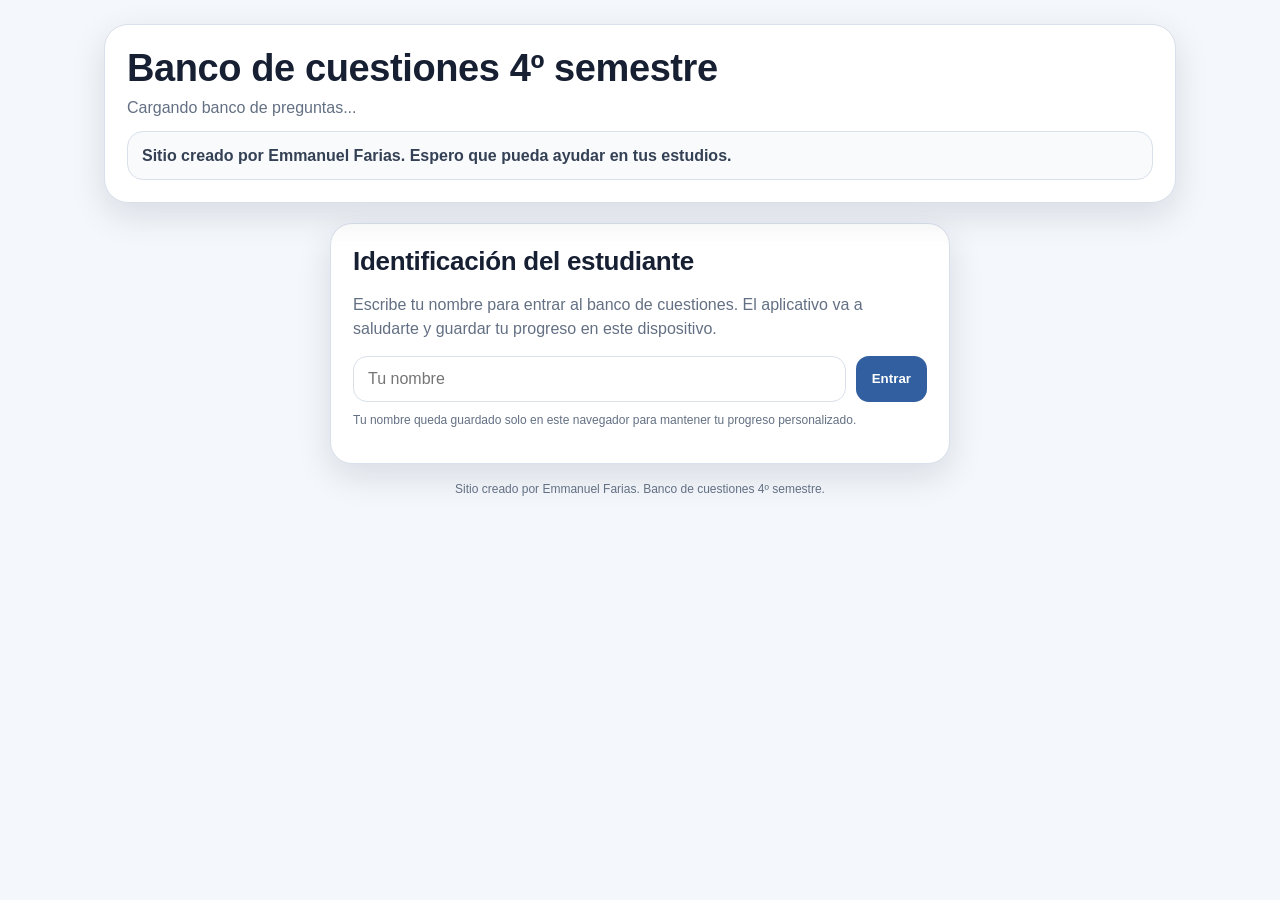
<file: index.html>
<!DOCTYPE html>
<html lang="es">
<head>
<!-- Google Tag Manager -->
<script>(function(w,d,s,l,i){w[l]=w[l]||[];w[l].push({'gtm.start':
new Date().getTime(),event:'gtm.js'});var f=d.getElementsByTagName(s)[0],
j=d.createElement(s),dl=l!='dataLayer'?'&l='+l:'';j.async=true;j.src=
'https://www.googletagmanager.com/gtm.js?id='+i+dl;f.parentNode.insertBefore(j,f);
})(window,document,'script','dataLayer','GTM-PJ8R32V3');</script>
<!-- End Google Tag Manager -->
<meta charset="UTF-8" />
<meta name="viewport" content="width=device-width, initial-scale=1.0" />
<title>Banco de cuestiones 4º semestre</title>
<link rel="stylesheet" href="css/style-v4.css?v=4.31.0" />
</head>
<body>
<!-- Google Tag Manager (noscript) -->
<noscript><iframe src="https://www.googletagmanager.com/ns.html?id=GTM-PJ8R32V3" height="0" width="0" style="display:none;visibility:hidden"></iframe></noscript>
<!-- End Google Tag Manager (noscript) -->
<div class="wrap">
  <section class="hero">
    <h1>Banco de cuestiones 4º semestre</h1>
    <p id="heroLead">Antes de comenzar, escribe tu nombre para personalizar tu experiencia.</p>
    <div class="creatorNote" id="heroCreatorNote">Sitio creado por Emmanuel Farias. Espero que pueda ayudar en tus estudios.</div>
  </section>

  <section id="login" class="panel loginPanel">
    <h2>Identificación del estudiante</h2>
    <p>Escribe tu nombre para entrar al banco de cuestiones. El aplicativo va a saludarte y guardar tu progreso en este dispositivo.</p>
    <form class="nameForm" onsubmit="submitName(event)">
      <input id="nameInput" class="nameInput" type="text" placeholder="Tu nombre" autocomplete="name" required maxlength="40" />
      <button class="btn" type="submit">Entrar</button>
    </form>
    <p class="analyticsNote">Tu nombre queda guardado solo en este navegador para mantener tu progreso personalizado.</p>
  </section>

  <section id="subjectSelect" class="panel hidden">
    <div class="subjectTop">
      <div>
        <h2>¿Qué quieres estudiar hoy?</h2>
        <p>Después de escribir tu nombre, elige el área que quieres practicar. Puedes volver y cambiar de área cuando quieras.</p>
      </div>
      <button class="btn secondary" onclick="changeVisitorName()">Cambiar nombre</button>
    </div>
    <div id="subjectGreeting" class="greetingBox"></div>
    <div class="subjectGrid">
      <div class="subjectCard" onclick="chooseSubject('neuro')">
        <div><div class="subjectIcon">🧠</div><h3>Neurociencias</h3><p>Continúa con el aplicativo de neurociencias de la misma manera: clases, simulados, progreso, explicación y revisión.</p></div>
        <div class="subjectStats"><span>15 bloques</span><span>600 preguntas</span><span>PDF disponible</span></div>
      </div>
      <div class="subjectCard" onclick="chooseSubject('fisio')">
        <div><div class="subjectIcon">🧬</div><h3>Fisiología</h3><p>Elige primero la unidad: Unidad XIV, Unidad V, Unidad IX o Cuestionario del profesor.</p></div>
        <div class="subjectStats"><span>4 páginas</span><span>1277 preguntas</span><span>PDFs disponibles</span></div>
      </div>
      <div class="subjectCard" onclick="chooseSubject('micro')">
        <div><div class="subjectIcon">🦠</div><h3>Microbiología</h3><p>Elige entre Virología, Parasitología, Artrópodos o Serpientes. Virología fue ampliada y cada bloque mantiene explicación detallada.</p></div>
        <div class="subjectStats"><span>4 bloques</span><span>472 preguntas</span><span>PDF disponible</span></div>
      </div>
    </div>
  </section>



  <section id="unitSelect" class="panel hidden">
    <div class="subjectTop">
      <div>
        <h2>Fisiología: elige la unidad</h2>
        <p>Primero selecciona la unidad que quieres estudiar. Después podrás elegir el capítulo, hacer simulado o revisar tus errores.</p>
      </div>
      <div class="menuActions">
        <button class="btn secondary" onclick="showSubjectSelection()">Volver a áreas</button>
        <button class="btn secondary" onclick="changeVisitorName()">Cambiar nombre</button>
      </div>
    </div>
    <div id="unitGreeting" class="greetingBox"></div>
    <div class="subjectGrid unitGrid">
      <div class="subjectCard" onclick="chooseFisioUnit('fisio_endocrino')">
        <div><div class="subjectIcon">🧪</div><h3>Unidad XIV</h3><p><b>Endocrinología y reproducción.</b><br>Capítulos 75 al 82, cuestionarios mixtos y cuestionario difícil.</p></div>
        <div class="subjectStats"><span>11 bloques</span><span>790 preguntas</span><span>PDF disponible</span></div>
      </div>
      <div class="subjectCard" onclick="chooseFisioUnit('fisio_renal')">
        <div><div class="subjectIcon">🩺</div><h3>Unidad V</h3><p><b>Los líquidos corporales y los riñones.</b><br>Capítulos 25 al 31, con 50 preguntas por capítulo.</p></div>
        <div class="subjectStats"><span>7 bloques</span><span>350 preguntas</span><span>PDF disponible</span></div>
      </div>
      <div class="subjectCard" onclick="chooseFisioUnit('fisio_unidad_ix')">
        <div><div class="subjectIcon">🧠</div><h3>Unidad IX</h3><p><b>Sistema nervioso: principios generales y sensibilidad.</b><br>Capítulos 46 al 49, con 20 preguntas por capítulo.</p></div>
        <div class="subjectStats"><span>4 bloques</span><span>80 preguntas</span><span>PDF disponible</span></div>
      </div>
      <div class="subjectCard" onclick="chooseFisioUnit('fisio_profesor')">
        <div><div class="subjectIcon">📘</div><h3>Cuestionario del profesor</h3><p><b>Neurofisiología.</b><br>Preguntas del test del profesor con respuestas explicadas detalladas.</p></div>
        <div class="subjectStats"><span>1 unidad</span><span>57 preguntas</span><span>Explicación detallada</span></div>
      </div>
    </div>
  </section>


  <section id="microUnitSelect" class="panel hidden">
    <div class="subjectTop">
      <div>
        <h2>Microbiología: elige el bloque</h2>
        <p>Primero selecciona el bloque que quieres estudiar. Después podrás elegir la clase, hacer simulado o revisar tus errores.</p>
      </div>
      <div class="menuActions">
        <button class="btn secondary" onclick="showSubjectSelection()">Volver a áreas</button>
        <button class="btn secondary" onclick="changeVisitorName()">Cambiar nombre</button>
      </div>
    </div>
    <div id="microUnitGreeting" class="greetingBox"></div>
    <div class="subjectGrid unitGrid">
      <div class="subjectCard" onclick="chooseMicroUnit('micro_virologia')">
        <div><div class="subjectIcon">🧫</div><h3>Virología</h3><p><b>11 clases.</b><br>Generalidades, herpesvirus combinados, HPV, adenovirus, parvovirus, influenza, rabia, arbovirus y retrovirus.</p></div>
        <div class="subjectStats"><span>11 clases</span><span>362 preguntas</span><span>Explicación detallada</span></div>
      </div>
      <div class="subjectCard" onclick="chooseMicroUnit('micro_parasitologia')">
        <div><div class="subjectIcon">🪱</div><h3>Parasitología</h3><p><b>9 clases.</b><br>Generalidades, paludismo, Trypanosoma, Toxoplasma, Leishmania, protozoarios y helmintos.</p></div>
        <div class="subjectStats"><span>9 clases</span><span>90 preguntas</span><span>Explicación detallada</span></div>
      </div>
      <div class="subjectCard" onclick="chooseMicroUnit('micro_artropodes')">
        <div><div class="subjectIcon">🦟</div><h3>Artrópodos</h3><p><b>1 clase.</b><br>Artrópodos de importancia médica, vectores y medidas de prevención.</p></div>
        <div class="subjectStats"><span>1 clase</span><span>10 preguntas</span><span>Explicación detallada</span></div>
      </div>
      <div class="subjectCard" onclick="chooseMicroUnit('micro_serpientes')">
        <div><div class="subjectIcon">🐍</div><h3>Serpientes</h3><p><b>1 clase.</b><br>Importancia médica de serpientes, accidentes ofídicos y manejo inicial.</p></div>
        <div class="subjectStats"><span>1 clase</span><span>10 preguntas</span><span>Explicación detallada</span></div>
      </div>
    </div>
  </section>

  <section id="menu" class="panel hidden">
    <div class="menuTitle">
      <div>
        <span id="subjectMenuBadge" class="menuBadge">Área actual</span>
        <h2 id="menuHeading" style="margin-top:10px">Banco</h2>
        <p id="menuSubtitle">Selecciona un bloque y decide si quieres aprender con feedback o entrenar como prueba.</p>
      </div>
      <div class="menuActions">
        <a id="pdfDownloadBtn" class="btn secondary" href="#" download onclick="trackAnalyticsEvent('download_pdf')">Descargar PDF</a>
        <button class="btn secondary" onclick="changeSubject()">Cambiar área</button>
        <button class="btn secondary" onclick="changeVisitorName()">Cambiar nombre</button>
        <button class="btn secondary" onclick="clearHistory()">Borrar historial</button>
      </div>
    </div>
    <div id="greetingBox" class="greetingBox"></div>
    <div id="dashboardPanel" class="dashboardPanel"></div>
    <div class="modeHelp"><b>Modo Estudio:</b> muestra la respuesta y explicación inmediatamente. <b>Modo Simulado:</b> no muestra la corrección hasta el final.<div class="themeNote">El tema claro u oscuro se ajusta automáticamente según tu dispositivo.</div></div>
    <h3 id="groupTitleClasses" class="groupTitle">Bloques</h3>
    <p id="groupHintClasses" class="groupHint">Elige un bloque para empezar.</p>
    <div id="classCards" class="grid"></div>
    <div id="generalBlock">
      <h3 class="groupTitle">Simulados generales</h3>
      <p class="groupHint">Practica todo el contenido mezclado.</p>
      <div id="generalCards" class="grid generalGrid"></div>
    </div>
  </section>

  <section id="quiz" class="panel hidden">
    <div class="topline">
      <div>
        <span id="quizPill" class="pill"></span><span id="modePill" class="modeTag"></span>
        <div id="quizSub" class="small" style="margin-top:8px"></div>
      </div>
      <button class="btn secondary" onclick="backToMenu()">Volver al menú</button>
    </div>
    <div class="progressPanel"><div id="progressText"></div><div class="progressbar"><div id="bar"></div></div></div>
    <div id="question" class="question"></div>
    <div id="options" class="options"></div>
    <div id="feedback" class="feedback"></div>
    <div id="questionList" class="questionList hidden"></div>
    <div class="actions">
      <button id="nextBtn" class="btn" onclick="nextQuestion()" disabled>Siguiente</button>
      <button id="listBtn" class="btn secondary" onclick="toggleQuestionList()">Ver todas las preguntas</button>
      <button class="btn warn" onclick="restartCurrent()">Reiniciar este bloque</button>
    </div>
  </section>

  <section id="result" class="panel hidden">
    <div class="topline"><div><span id="resultPill" class="pill"></span><span id="resultMode" class="modeTag"></span><p class="small" id="resultSub"></p></div><button class="btn secondary" onclick="backToMenu()">Volver al menú</button></div>
    <h2 id="resultTitle" style="margin:8px 0 0"></h2>
    <div class="stats"><div class="stat"><h3 id="scorePct"></h3><p>Porcentaje</p></div><div class="stat"><h3 id="scoreNum"></h3><p>Aciertos</p></div><div class="stat"><h3 id="scoreMsg"></h3><p>Diagnóstico</p></div></div>
    <div id="topicResults" style="margin-top:16px"></div>
    <div class="actions"><button class="btn" onclick="restartCurrent()">Intentar de nuevo</button><button class="btn secondary" onclick="backToMenu()">Elegir otro bloque</button></div>
    <div id="review" class="review"></div>
  </section>
  <div class="footerNote">Sitio creado por Emmanuel Farias. Banco de cuestiones 4º semestre.</div>
</div>
<script src="js/data-loader.js?v=4.31.0"></script>
<script src="js/storage.js?v=4.31.0"></script>
<script src="js/simulado.js?v=4.31.0"></script>
<script src="js/app.js?v=4.31.0"></script>
</body>
</html>
</file>
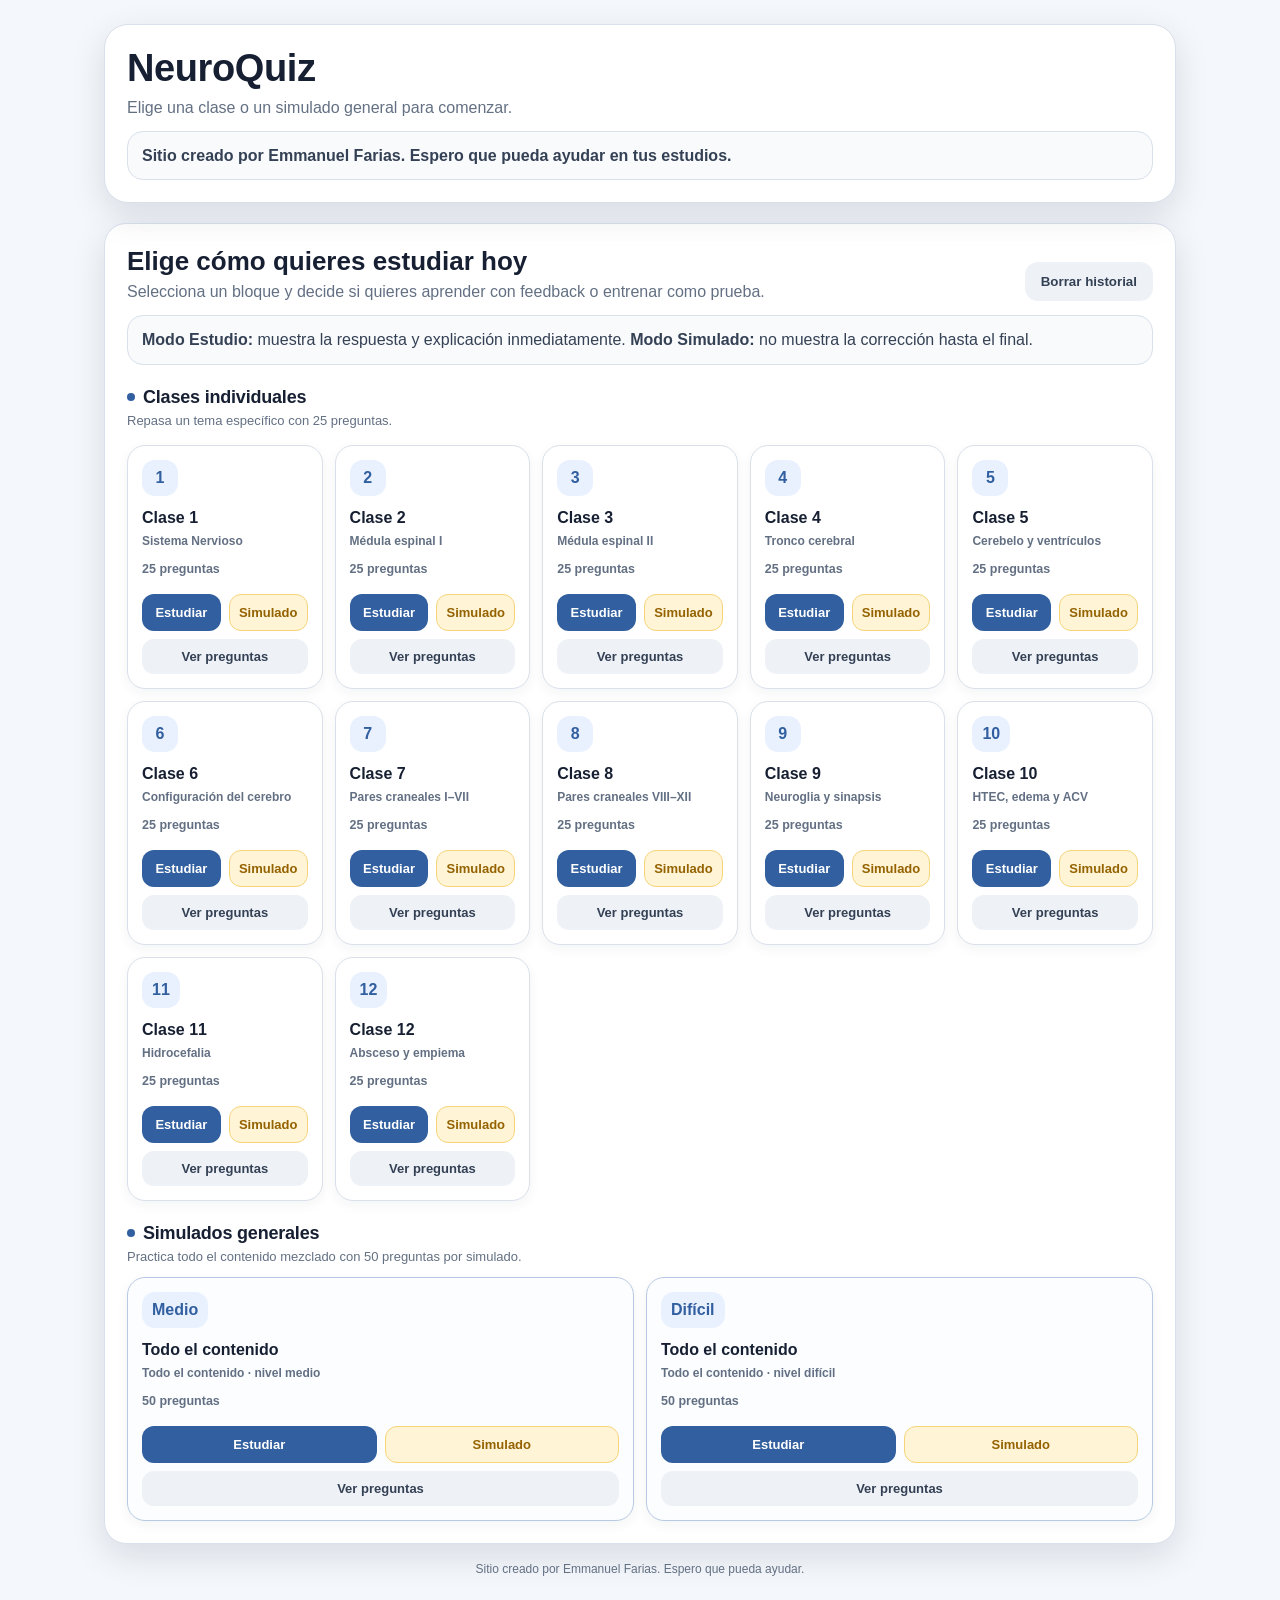
<file: aplicativo_neuro_400_preguntas_modos_progreso_emmanuel.html>
<!DOCTYPE html>
<html lang="es">
<head>
<meta charset="UTF-8" />
<meta name="viewport" content="width=device-width, initial-scale=1.0" />
<title>NeuroQuiz - 400 preguntas con modos</title>
<style>
:root {
  --bg:#f4f7fb; --card:#ffffff; --ink:#172033; --muted:#637083; --line:#d9e0ea;
  --primary:#315f9f; --primary2:#e9f1ff; --accent:#203a62; --good:#147545; --bad:#b42318; --warn:#946200;
  --shadow:0 12px 35px rgba(20,35,60,.12); --radius:22px;
}
*{box-sizing:border-box}
body{margin:0;font-family:Inter,Arial,Helvetica,sans-serif;background:var(--bg);color:var(--ink)}
.wrap{max-width:1120px;margin:0 auto;padding:24px}
.hero{background:#fff;color:var(--ink);border:1px solid var(--line);border-radius:24px;padding:22px;box-shadow:var(--shadow);position:relative;overflow:hidden}
.hero h1{margin:0 0 6px;font-size:clamp(26px,4vw,38px);letter-spacing:-.4px}
.hero p{margin:6px 0;line-height:1.45;color:var(--muted);max-width:840px}
.panel{margin-top:20px;background:var(--card);border:1px solid var(--line);border-radius:var(--radius);box-shadow:var(--shadow);padding:22px}
.menuTitle{display:flex;justify-content:space-between;gap:12px;flex-wrap:wrap;align-items:flex-end}
.menuTitle h2{margin:0;font-size:26px}
.menuTitle p{margin:6px 0 0;color:var(--muted)}
.creatorNote{margin-top:12px;padding:12px 14px;border:1px solid var(--line);border-radius:16px;background:#f8fafc;color:#344054;font-weight:700;line-height:1.45}
.groupTitle{margin:22px 0 4px;font-size:18px;letter-spacing:-.2px;color:#172033;display:flex;align-items:center;gap:8px}
.groupTitle:before{content:"";width:8px;height:8px;border-radius:999px;background:var(--primary);display:inline-block}
.groupHint{margin:0;color:var(--muted);font-size:13px;line-height:1.35}
.grid{display:grid;grid-template-columns:repeat(auto-fit,minmax(190px,1fr));gap:12px;margin-top:16px}
.generalGrid{grid-template-columns:repeat(auto-fit,minmax(260px,1fr));margin-top:12px}
.square{min-height:172px;border:1px solid var(--line);background:#fff;border-radius:18px;padding:14px;box-shadow:0 4px 12px rgba(20,35,60,.05);transition:.16s ease;display:flex;flex-direction:column;justify-content:space-between;gap:12px}
.square:hover{transform:translateY(-2px);border-color:#8fb0df;box-shadow:0 12px 25px rgba(20,35,60,.12)}
.square.general{border-color:#b9c9e3;background:#fbfdff}
.square .num{min-width:36px;height:36px;border-radius:13px;background:var(--primary2);color:var(--primary);display:inline-grid;place-items:center;font-weight:900;padding:0 10px}
.square h3{font-size:16px;margin:12px 0 6px;line-height:1.25}
.square p{margin:0;color:var(--muted);font-size:12.5px;line-height:1.35}
.square .cardSub{display:block;color:var(--muted);font-size:12px;line-height:1.25;margin-top:4px;font-weight:600}
.square.score-ok{background:#ecfdf3;border-color:#75d69d;box-shadow:0 8px 18px rgba(20,117,69,.12)}
.square.score-bad{background:#fff1f0;border-color:#f79991;box-shadow:0 8px 18px rgba(180,35,24,.10)}
.square.score-ok .num{background:#d1fadf;color:#067647}
.square.score-bad .num{background:#fee4e2;color:#b42318}
.cardActions{display:grid;grid-template-columns:1fr 1fr;gap:8px;margin-top:4px}
.cardActions .btn{padding:10px 9px;font-size:13px;border-radius:12px}
.cardActions .btn.view{grid-column:1 / -1;background:#eef2f7;color:#344054}
.topline{display:flex;justify-content:space-between;gap:12px;flex-wrap:wrap;align-items:center;margin-bottom:10px}
.pill{display:inline-flex;align-items:center;gap:8px;padding:8px 12px;border-radius:999px;background:var(--primary2);color:var(--primary);font-weight:800;font-size:14px}
.modeTag{display:inline-flex;margin-left:8px;align-items:center;padding:7px 10px;border-radius:999px;font-weight:800;font-size:13px;border:1px solid var(--line);background:#fff;color:#344054}
.modeTag.study{background:#ecfdf3;color:#147545;border-color:#abefc6}
.modeTag.exam{background:#fff4d6;color:#946200;border-color:#f5d47a}
.progressbar{height:12px;background:#eef2f7;border-radius:999px;overflow:hidden;margin:14px 0 4px}
.progressbar > div{height:100%;width:0%;background:linear-gradient(90deg,#315f9f,#67a4ff);transition:width .25s ease}
.question{font-size:22px;line-height:1.35;margin:18px 0 16px;font-weight:800}
.options{display:grid;gap:12px}
.option{width:100%;text-align:left;border:1px solid var(--line);background:#fff;border-radius:15px;padding:14px 16px;font-size:15.5px;line-height:1.34;cursor:pointer;transition:.14s ease;min-height:76px;display:flex;align-items:center}
.option:hover{border-color:#93a4ba;transform:translateY(-1px)}
.option.selected{background:#e9f1ff;border-color:#315f9f;box-shadow:0 0 0 2px rgba(49,95,159,.08)}
.option.correct{background:#ecfdf3;border-color:#75d69d}
.option.wrong{background:#fff1f0;border-color:#f79991}
.option.dim{opacity:.75}
.option:disabled{cursor:default;transform:none}
.feedback{display:none;margin-top:16px;border-radius:16px;padding:16px;border:1px solid var(--line);line-height:1.5}
.feedback.good{display:block;background:#ecfdf3;border-color:#abefc6}
.feedback.bad{display:block;background:#fff1f0;border-color:#fecdca}
.feedback.info{display:block;background:#f8fafc;border-color:var(--line)}
.feedback strong{display:block;margin-bottom:6px}
.actions{display:flex;gap:10px;flex-wrap:wrap;margin-top:18px}
.btn{border:0;background:var(--primary);color:#fff;font-weight:800;border-radius:13px;padding:12px 16px;cursor:pointer;transition:.12s ease}
.btn:hover{filter:brightness(.98);transform:translateY(-1px)}
.btn.secondary{background:#eef2f7;color:#344054}
.btn.warn{background:#fff4d6;color:var(--warn);border:1px solid #f5d47a}
.btn:disabled{opacity:.45;cursor:not-allowed;transform:none}
.hidden{display:none!important}
.stats{display:grid;grid-template-columns:repeat(auto-fit,minmax(180px,1fr));gap:14px;margin-top:16px}
.stat{background:#f8fafc;border:1px solid var(--line);border-radius:18px;padding:16px}
.stat h3{margin:0 0 6px;font-size:30px}
.stat p{margin:0;color:var(--muted)}
.review details{border:1px solid var(--line);border-radius:15px;background:#fff;padding:12px 14px;margin:10px 0}
.review summary{cursor:pointer;font-weight:800}
.topicTag{display:inline-flex;background:#eef2f7;color:#344054;border-radius:999px;padding:6px 10px;margin:5px 5px 0 0;font-size:12px;font-weight:700}
.small{font-size:13px;color:var(--muted)}
.footerNote{text-align:center;color:var(--muted);font-size:12px;margin:18px 0 4px}
.questionList{margin-top:18px;border:1px solid var(--line);border-radius:18px;background:#f8fafc;padding:14px;max-height:560px;overflow:auto}
.questionList h3{margin:2px 0 10px;font-size:18px}
.listItem{background:#fff;border:1px solid var(--line);border-radius:14px;padding:12px 14px;margin:10px 0;line-height:1.42}
.listItem .listQ{font-weight:800;margin-bottom:8px}
.listItem ol{margin:6px 0 0 22px;padding:0}
.listItem li{margin:5px 0}
.listTop{display:flex;justify-content:space-between;gap:10px;align-items:center;flex-wrap:wrap;margin-bottom:8px}
.modeHelp{margin:14px 0 0;padding:12px 14px;background:#f8fafc;border:1px solid var(--line);border-radius:16px;color:#344054;line-height:1.45}

.miniProgress{margin-top:8px;font-size:12px;color:#344054;font-weight:700}
.miniProgress .track{height:7px;background:#e4e7ec;border-radius:999px;overflow:hidden;margin-top:5px;border:1px solid #d0d5dd}
.miniProgress .fill{height:100%;background:linear-gradient(90deg,#315f9f,#67a4ff);border-radius:999px;width:0%}
.statusBadge{display:inline-flex;align-items:center;gap:5px;border-radius:999px;padding:5px 9px;font-size:12px;font-weight:900;border:1px solid var(--line)}
.statusBadge.ok{background:#ecfdf3;color:#067647;border-color:#75d69d}
.statusBadge.bad{background:#fff1f0;color:#b42318;border-color:#f79991}
.statusBadge.pending{background:#eef2f7;color:#667085;border-color:#d0d5dd}
.listItem.doneOk{border-color:#75d69d;background:#f6fef9}
.listItem.doneBad{border-color:#f79991;background:#fffbfa}
.listHead{display:flex;justify-content:space-between;gap:10px;align-items:flex-start;flex-wrap:wrap;margin-bottom:8px}
.listAnswerNote{font-size:13px;margin-top:8px;padding:8px 10px;border-radius:12px;background:#f8fafc;border:1px solid var(--line);color:#344054}
.listItem li.listCorrect{font-weight:900;color:#067647}
.listItem li.listWrong{font-weight:900;color:#b42318;text-decoration:line-through;text-decoration-thickness:1px}

@media(max-width:620px){.wrap{padding:14px}.hero{padding:20px}.panel{padding:16px}.grid{grid-template-columns:1fr;gap:10px}.square{min-height:auto;padding:13px}.question{font-size:19px}.cardActions{grid-template-columns:1fr}.cardActions .btn.view{grid-column:auto}}
</style>
</head>
<body>
<div class="wrap">
  <section class="hero">
    <h1>NeuroQuiz</h1>
    <p>Elige una clase o un simulado general para comenzar.</p>
    <div class="creatorNote">Sitio creado por Emmanuel Farias. Espero que pueda ayudar en tus estudios.</div>
  </section>

  <section id="menu" class="panel">
    <div class="menuTitle">
      <div>
        <h2>Elige cómo quieres estudiar hoy</h2>
        <p>Selecciona un bloque y decide si quieres aprender con feedback o entrenar como prueba.</p>
      </div>
      <button class="btn secondary" onclick="clearHistory()">Borrar historial</button>
    </div>
    <div class="modeHelp"><b>Modo Estudio:</b> muestra la respuesta y explicación inmediatamente. <b>Modo Simulado:</b> no muestra la corrección hasta el final.</div>
    <h3 class="groupTitle">Clases individuales</h3>
    <p class="groupHint">Repasa un tema específico con 25 preguntas.</p>
    <div id="classCards" class="grid"></div>
    <h3 class="groupTitle">Simulados generales</h3>
    <p class="groupHint">Practica todo el contenido mezclado con 50 preguntas por simulado.</p>
    <div id="generalCards" class="grid generalGrid"></div>
  </section>

  <section id="quiz" class="panel hidden">
    <div class="topline">
      <div>
        <span id="quizPill" class="pill"></span><span id="modePill" class="modeTag"></span>
        <div id="quizSub" class="small" style="margin-top:8px"></div>
      </div>
      <button class="btn secondary" onclick="backToMenu()">Volver al menú</button>
    </div>
    <div class="progressbar"><div id="bar"></div></div>
    <div class="small" id="progressText"></div>
    <div id="question" class="question"></div>
    <div id="options" class="options"></div>
    <div id="feedback" class="feedback"></div>
    <div id="questionList" class="questionList hidden"></div>
    <div class="actions">
      <button id="nextBtn" class="btn" onclick="nextQuestion()" disabled>Siguiente</button>
      <button id="listBtn" class="btn secondary" onclick="toggleQuestionList()">Ver todas las preguntas</button>
      <button class="btn warn" onclick="restartCurrent()">Reiniciar este bloque</button>
    </div>
  </section>

  <section id="result" class="panel hidden">
    <div class="topline">
      <div><span id="resultPill" class="pill"></span><span id="resultMode" class="modeTag"></span><p class="small" id="resultSub"></p></div>
      <button class="btn secondary" onclick="backToMenu()">Volver al menú</button>
    </div>
    <h2 id="resultTitle" style="margin:8px 0 0"></h2>
    <div class="stats"><div class="stat"><h3 id="scorePct"></h3><p>Porcentaje</p></div><div class="stat"><h3 id="scoreNum"></h3><p>Aciertos</p></div><div class="stat"><h3 id="scoreMsg"></h3><p>Diagnóstico</p></div></div>
    <div id="topicResults" style="margin-top:16px"></div>
    <div class="actions"><button class="btn" onclick="restartCurrent()">Intentar de nuevo</button><button class="btn secondary" onclick="backToMenu()">Elegir otro bloque</button></div>
    <div id="review" class="review"></div>
  </section>
  <div class="footerNote">Sitio creado por Emmanuel Farias. Espero que pueda ayudar.</div>
</div>
<script>
const SECTIONS = [{"key":"clase1","title":"Clase 1","subtitle":"Sistema Nervioso: generalidades, SNC/SNP, SNA/SNE, meninges y LCR","level":"25 preguntas","questions":[{"q":"Un estudiante afirma que “cerebro” y “encéfalo” son sinónimos. ¿Cuál corrección es más precisa según la clase?","exp":"La trampa es confundir el todo con una parte: encéfalo es el conjunto intracraneal; cerebro corresponde principalmente a telencéfalo y diencéfalo.","topic":"Generalidades","options":["El cerebro incluye encéfalo, médula y nervios periféricos; el encéfalo solo incluye telencéfalo.","El encéfalo corresponde exclusivamente al telencéfalo y diencéfalo.","El encéfalo incluye cerebro, tronco encefálico y cerebelo; el cerebro es solo una parte del encéfalo.","El cerebro es la parte inferior del encéfalo formada por puente, bulbo y cerebelo."],"answer":2,"id":"clase1_01"},{"q":"¿Cuál opción describe mejor al sistema nervioso periférico?","exp":"El SNP es más amplio que “nervios”: incluye ganglios, plexos entéricos y receptores sensoriales.","topic":"SNP","options":["Somático: vías sensitivas y motoras voluntarias esqueléticas.","Entérico: plexos digestivos con autonomía parcial.","SNC: encéfalo, médula, meninges y tractos internos.","SNP: nervios, ganglios, receptores y plexos fuera del SNC."],"answer":3,"id":"clase1_02"},{"q":"El sistema nervioso somático se diferencia del autónomo porque principalmente:","exp":"El somático se vincula con músculo esquelético y movimientos voluntarios; el autónomo regula vísceras y glándulas.","topic":"SNS/SNA","options":["Regula vísceras mediante simpático y parasimpático.","Modula plexos entéricos y secreciones digestivas.","Controla músculo liso, cardíaco y glándulas.","Músculo esquelético voluntario."],"answer":3,"id":"clase1_03"},{"q":"El SNE puede actuar solo, pero también recibe influencia del SNA. ¿Cuál opción interpreta mejor esta relación?","exp":"El SNE puede generar reflejos gastrointestinales propios. El SNA no lo reemplaza: lo modula; el simpático suele inhibir y el parasimpático suele estimular motilidad y secreción.","topic":"SNE","options":["El SNE solo conduce sensibilidad dolorosa, sin regular motilidad ni secreción.","El SNA elimina la autonomía del SNE y controla todos sus reflejos.","El SNE depende totalmente del tálamo para cada reflejo intestinal.","El SNE actúa solo, pero el simpático inhibe y el parasimpático estimula."],"answer":3,"id":"clase1_04"},{"q":"En el sistema nervioso entérico, el plexo mientérico de Auerbach participa principalmente en:","exp":"Auerbach se relaciona sobre todo con motilidad intestinal. Meissner se asocia más con secreción y flujo sanguíneo de la submucosa.","topic":"SNE","options":["Secreción intestinal y control fino del flujo sanguíneo.","Motilidad intestinal y coordinación del peristaltismo.","Producción de LCR dentro de los ventrículos laterales.","Conducción auditiva desde la cóclea hasta el tronco cerebral."],"answer":1,"id":"clase1_05"},{"q":"Desde la superficie hacia el tejido nervioso, el orden correcto de las meninges es:","exp":"La duramadre es la más externa, la aracnoides queda intermedia y la piamadre está íntimamente relacionada con el tejido nervioso.","topic":"Meninges","options":["Duramadre, aracnoides y piamadre.","Aracnoides, piamadre y duramadre.","Duramadre, piamadre y aracnoides.","Piamadre, aracnoides y duramadre."],"answer":0,"id":"clase1_06"},{"q":"Sobre el líquido cefalorraquídeo, ¿cuál afirmación es más adecuada?","exp":"El LCR es claro, casi acelular y ayuda a proteger el SNC, además de transportar pequeñas cantidades de sustancias necesarias para neuronas y neuroglia.","topic":"LCR","options":["Está limitado al espacio epidural y no circula en ventrículos.","Se produce solo cuando la presión intracraneana aumenta.","Protege al SNC y transporta pequeñas cantidades de sustancias.","Es rico en células y normalmente tiene más de 100 células/cc."],"answer":2,"id":"clase1_07"},{"q":"La formación del LCR ocurre principalmente en:","exp":"Las granulaciones aracnoideas participan en el drenaje, no en la producción principal.","topic":"LCR","options":["Espacio epidural, por filtración de grasa y tejido conectivo.","Granulaciones aracnoideas, alrededor del 70–80%.","Plexos coroideos, alrededor del 70–80% del total.","Núcleos basales, por secreción dopaminérgica."],"answer":2,"id":"clase1_08"},{"q":"¿Cuál afirmación sobre la producción diaria de LCR es la más correcta?","exp":"El volumen total es cercano a 150 ml, pero la producción diaria es mayor porque se renueva 3–4 veces.","topic":"LCR","options":["Se producen cerca de 480–500 ml/día y el LCR se renueva varias veces por día.","Se producen 15 ml/día y no se renueva en el adulto.","Se producen 1500 ml/día y todo queda dentro de los ventrículos.","La producción diaria equivale exactamente al volumen total de 150 ml."],"answer":0,"id":"clase1_09"},{"q":"¿Cuál secuencia representa mejor la circulación normal del LCR?","exp":"El LCR pasa de los ventrículos laterales al tercer ventrículo, luego al cuarto, y sale al espacio subaracnoideo por Luschka y Magendie.","topic":"LCR","options":["Plexo submucoso → acueducto de Silvio → cisterna lumbar.","Laterales → tercer ventrículo → cuarto → espacio subaracnoideo.","Cuarto ventrículo → tercero → laterales → espacio epidural.","Espacio epidural → laterales → cuarto → seno venoso dural."],"answer":1,"id":"clase1_10"},{"q":"La SLYM fue mencionada en la clase como una estructura relacionada con:","exp":"SLYM se presentó como una membrana subaracnoidea tipo linfática, con función de barrera y posible monitoreo de inflamación o infección.","topic":"Meninges","options":["Barrera subaracnoidea y vigilancia de inflamación/infección.","Regulación de la motilidad por los plexos entéricos.","Conducción vestibular desde el oído interno al cerebelo.","Producción principal de LCR en los plexos coroideos."],"answer":0,"id":"clase1_11"},{"q":"La neuroglia se caracteriza por:","exp":"La neurona realiza funciones excitables específicas; la neuroglia cumple soporte, nutrición y protección.","topic":"Histología","options":["Genera impulsos como unidad funcional principal.","Forma exclusivamente ganglios periféricos sensitivos.","Sostiene, nutre y protege neuronas.","Reemplaza a neuronas en la conducción motora."],"answer":2,"id":"clase1_12"},{"q":"¿Cuál frase resume mejor la función global del sistema nervioso?","exp":"La clase destaca que el sistema nervioso controla la relación con el medio externo e integra el medio interno como un todo.","topic":"Generalidades","options":["Actúa solo sobre músculo esquelético y movimientos voluntarios.","Integra el medio interno y la relación con el ambiente externo.","Produce hormonas y reemplaza por completo al sistema endócrino.","Regula únicamente la digestión mediante el plexo submucoso."],"answer":1,"id":"clase1_13"},{"q":"¿Qué estructura NO pertenece al SNC?","exp":"Los ganglios son masas de cuerpos neuronales del SNP; encéfalo, médula y cerebelo pertenecen al SNC.","topic":"SNC/SNP","options":["Ganglio sensitivo espinal.","Médula espinal.","Encéfalo.","Cerebelo."],"answer":0,"id":"clase1_14"},{"q":"Respecto al SNA, la opción más adecuada es:","exp":"El SNA regula músculo liso, cardiaco y glándulas; no es sinónimo de SNE aunque lo modula.","topic":"SNA","options":["Activa solo músculos esqueléticos voluntarios.","Regula vísceras y glándulas involuntarias.","Conduce solo sensibilidad cutánea consciente.","Equivale al sistema entérico intestinal."],"answer":1,"id":"clase1_15"},{"q":"Durante la neurulación, ¿qué secuencia describe mejor la formación del tubo neural?","exp":"El cierre del tubo neural deriva del ectodermo y sigue el patrón placa–surco–tubo neural.","topic":"Embriología","options":["Placa neural → surco neural → tubo neural, con participación del ectodermo.","Cresta neural → notocorda → somitas, con origen endodérmico.","Mesodermo lateral → tubo neural → placa neural, sin surco intermedio.","Aracnoides → piamadre → tubo neural, por plegamiento meníngeo."],"answer":0,"id":"clase1_16"},{"q":"¿En qué periodo ocurre principalmente la formación del tubo neural?","exp":"La guía ubica la formación del tubo neural entre la tercera y cuarta semana.","topic":"Embriología","options":["Entre los meses 3 y 4 de gestación.","Entre las semanas 3 y 4 de gestación.","Desde el nacimiento hasta la adolescencia.","Solo en el segundo trimestre tardío."],"answer":1,"id":"clase1_17"},{"q":"¿Cuál afirmación diferencia mejor tubo neural y cresta neural?","exp":"El tubo neural es la base del SNC; la cresta neural contribuye a estructuras periféricas.","topic":"Embriología","options":["Ambos forman solamente tejido muscular de extremidades.","El tubo neural origina huesos; la cresta neural origina LCR.","El tubo neural origina SNC; la cresta neural aporta estructuras periféricas.","La cresta neural forma solo ventrículos, sin relación con SNP."],"answer":2,"id":"clase1_18"},{"q":"En el desarrollo encefálico, el prosencéfalo se divide principalmente en:","exp":"El prosencéfalo origina telencéfalo y diencéfalo; el rombencéfalo origina metencéfalo y mielencéfalo.","topic":"Embriología","options":["Mesencéfalo y mielencéfalo.","Metencéfalo y mielencéfalo.","Telencéfalo y diencéfalo.","Puente y bulbo raquídeo."],"answer":2,"id":"clase1_19"},{"q":"La mielinización del sistema nervioso se caracteriza porque:","exp":"La guía describe mielinización desde nacimiento hasta años después, con desarrollo postnatal continuo.","topic":"Desarrollo","options":["Finaliza por completo antes de la formación del tubo neural.","Es un proceso postnatal y puede continuar años después del nacimiento.","Ocurre solo en el espacio subaracnoideo por acción de meninges.","Depende únicamente de neuronas motoras, no de células gliales."],"answer":1,"id":"clase1_20"},{"q":"Según su estructura, una neurona multipolar se reconoce por presentar:","exp":"La neurona multipolar tiene un axón y varias dendritas, patrón típico de muchas neuronas motoras.","topic":"Histología","options":["Un axón y múltiples dendritas.","Dos axones y ninguna dendrita.","Solo una prolongación sin soma visible.","Un dendrita única y ausencia de axón."],"answer":0,"id":"clase1_21"},{"q":"En el SNP, la mielina es producida principalmente por:","exp":"Oligodendrocitos mielinizan en SNC; células de Schwann lo hacen en SNP.","topic":"Histología","options":["Astrocitos fibrosos.","Células de Schwann.","Células ependimarias.","Microglía activada."],"answer":1,"id":"clase1_22"},{"q":"Los nodos de Ranvier son importantes porque:","exp":"Los nodos son interrupciones de mielina donde se concentra la conducción saltatoria.","topic":"Mielina","options":["Interrumpen la mielina y favorecen la conducción saltatoria.","Producen LCR dentro de los ventrículos laterales.","Forman la barrera aracnoidea del espacio subdural.","Constituyen ganglios sensitivos del sistema periférico."],"answer":0,"id":"clase1_23"},{"q":"¿Cuál opción relaciona correctamente meninges y espacios?","exp":"El espacio epidural espinal contiene grasa y vasos entre periostio del conducto vertebral y duramadre.","topic":"Meninges","options":["Epidural espinal: entre periostio vertebral y duramadre.","Subaracnoideo: entre duramadre y hueso craneal.","Piamadre: capa externa separada del SNC por grasa.","Aracnoides: capa profunda adherida al tejido nervioso."],"answer":0,"id":"clase1_24"},{"q":"¿Cuál función del LCR NO debe confundirse con una función endocrina?","exp":"El LCR protege, amortigua, participa en nutrición/desechos y homeostasis, pero no reemplaza funciones hormonales.","topic":"LCR","options":["Amortiguar el SNC y ayudar a mantener su homeostasis.","Producir hormonas hipofisarias hacia la sangre.","Sustituir la función de la barrera hematoencefálica.","Activar directamente la contracción del músculo liso."],"answer":0,"id":"clase1_25"}]},{"key":"clase2","title":"Clase 2","subtitle":"Médula espinal 1ra parte: anatomía, raíces, sustancia gris y láminas de Rexed","level":"25 preguntas","questions":[{"q":"La médula espinal se extiende anatómicamente desde:","exp":"La médula no ocupa todo el conducto vertebral; termina cerca de L1–L2 en el adulto.","topic":"Médula anatómica","options":["El foramen magno hasta el nivel de L1–L2 aproximadamente.","El acueducto de Silvio hasta S5.","C1 hasta Co1 exclusivamente.","El puente hasta el tercer ventrículo."],"answer":0,"id":"clase2_01"},{"q":"¿Cuál es la función central de la médula espinal según la clase?","exp":"La médula es vía de entrada sensorial y salida motora; también organiza reflejos.","topic":"Funciones medulares","options":["Produce LCR y modula la vía auditiva.","Controla solo movimientos oculares finos.","Conducción y reflejos espinales.","Integra lenguaje y memoria temporal."],"answer":2,"id":"clase2_02"},{"q":"El número total de pares de nervios raquídeos es:","exp":"Son 8 cervicales, 12 torácicos, 5 lumbares, 5 sacros y 1 coccígeo.","topic":"Nervios raquídeos","options":["33 pares.","24 pares.","31 pares.","12 pares."],"answer":2,"id":"clase2_03"},{"q":"La distribución correcta de nervios espinales es:","exp":"La trampa común es igualar vértebras cervicales con nervios cervicales: hay 8 nervios cervicales.","topic":"Nervios raquídeos","options":["12 cervicales, 8 torácicos, 5 lumbares, 5 sacros y 1 coccígeo.","8 cervicales, 12 torácicos, 5 lumbares, 5 sacros y 1 coccígeo.","7 cervicales, 12 torácicos, 5 lumbares, 5 sacros y 2 coccígeos.","8 cervicales, 10 torácicos, 6 lumbares, 5 sacros y 2 coccígeos."],"answer":1,"id":"clase2_04"},{"q":"Las intumescencias medulares se relacionan con:","exp":"Las intumescencias cervical y lumbosacra corresponden a regiones de salida/entrada para miembros.","topic":"Médula anatómica","options":["Producción local de LCR.","Decusación sensitiva bulbar.","Formación de ventrículos laterales.","Aumento neuronal para miembros."],"answer":3,"id":"clase2_05"},{"q":"Según la clase, la intumescencia cervical se extiende aproximadamente entre:","exp":"C3–T2 corresponde a la intumescencia cervical; L1–S3 a la lumbosacra.","topic":"Médula anatómica","options":["T1–L2.","C3–T2.","C7–Co1.","L1–S3."],"answer":1,"id":"clase2_06"},{"q":"El filum terminal interno es:","exp":"La trampa es confundirlo con el filum terminal externo o ligamento coccígeo, asociado a duramadre.","topic":"Filum terminal","options":["Prolongación de la duramadre desde S2 hasta Co1.","Raíz motora que sale por el surco posterolateral.","Continuación de la piamadre desde el cono medular hasta S2.","Cordón de sustancia blanca que asciende al tálamo."],"answer":2,"id":"clase2_07"},{"q":"Las raíces o raicillas anteriores de la médula forman principalmente:","exp":"Lo anterior/ventral se asocia con salida motora; lo posterior/dorsal con entrada sensitiva.","topic":"Raíces medulares","options":["La porción motora de los nervios espinales.","Los plexos coroideos.","Los ganglios sensitivos dorsales.","La porción sensitiva de los nervios espinales."],"answer":0,"id":"clase2_08"},{"q":"Los surcos posterolaterales marcan:","exp":"La trampa es confundir posterolateral con anterolateral: dorsal entra sensibilidad, ventral sale motor.","topic":"Configuración externa","options":["Salida de las raíces ventrales motoras.","Entrada de las raíces dorsales de los nervios espinales.","Decusación del fascículo corticoespinal lateral.","Límite entre tálamo e hipotálamo."],"answer":1,"id":"clase2_09"},{"q":"La fisura media anterior se localiza en:","exp":"La fisura media anterior es ventral y profunda; el surco medio posterior es dorsal y menos profundo.","topic":"Configuración externa","options":["Piso pontino; surco basilar.","Canal central; vestigio neural.","Cara dorsal; surco superficial.","Cara ventral; fisura profunda."],"answer":3,"id":"clase2_10"},{"q":"La sustancia gris medular está compuesta principalmente por:","exp":"La sustancia blanca contiene fibras; la gris contiene cuerpos neuronales y glía.","topic":"Sustancia gris","options":["Cuerpos neuronales y células de sostén.","LCR y células ependimarias exclusivamente.","Fibras mielínicas ascendentes solamente.","Vasos sanguíneos y grasa epidural."],"answer":0,"id":"clase2_11"},{"q":"La comisura gris queda dividida por:","exp":"El canal ependimario es vestigio del tubo neural y atraviesa la comisura gris.","topic":"Sustancia gris","options":["El conducto ependimario o epéndimo medular.","La fisura media anterior.","El foramen de Monro.","El surco basilar."],"answer":0,"id":"clase2_12"},{"q":"Las láminas I a IV de Rexed se relacionan principalmente con:","exp":"Las láminas dorsales iniciales reciben sensibilidad exteroceptiva.","topic":"Rexed","options":["Autonomía visceral: secreción y flujo intestinal.","Dolor, temperatura, tacto y presión.","Motricidad: neuronas del asta anterior.","Propiocepción: músculos, huesos y articulaciones."],"answer":1,"id":"clase2_13"},{"q":"Las láminas V y VI de Rexed reciben información vinculada especialmente con:","exp":"Huesos, músculos, articulaciones y ligamentos se asocian a propiocepción.","topic":"Rexed","options":["Motricidad del asta anterior.","Dolor y temperatura de la piel.","Propiocepción osteomuscular.","Gusto y olfato corticales."],"answer":2,"id":"clase2_14"},{"q":"La lámina IX de Rexed se relaciona principalmente con:","exp":"La lámina IX se ubica funcionalmente en el componente motor de la asta anterior.","topic":"Rexed","options":["Producción de mielina por oligodendrocitos.","Drenaje de LCR al seno venoso.","Integración olfatoria cortical.","Actividad motora del asta anterior."],"answer":3,"id":"clase2_15"},{"q":"La cauda equina se forma porque:","exp":"Como la médula termina en L1–L2, raíces inferiores descienden dentro del conducto vertebral.","topic":"Cauda equina","options":["Las raíces lumbares y sacras descienden antes de salir por sus forámenes.","El filum terminal externo se transforma en sustancia gris lumbar.","Las meninges se cierran por encima del foramen magno.","Los ventrículos laterales se prolongan dentro del canal vertebral."],"answer":0,"id":"clase2_16"},{"q":"El cono medular corresponde a:","exp":"El cono medular es el extremo inferior de la médula, de donde continúa el filum terminale.","topic":"Cono medular","options":["La terminación inferior de la médula espinal adulta.","El ensanchamiento cervical de C3 a T2.","Una raíz motora que sale por el surco dorsal.","El plexo venoso externo de la duramadre."],"answer":0,"id":"clase2_17"},{"q":"El ligamento dentado se considera importante porque:","exp":"El ligamento dentado es extensión de piamadre y ayuda a mantener la médula centrada.","topic":"Meninges espinales","options":["Produce LCR desde el plexo coroideo espinal.","Fija lateralmente la médula al saco dural.","Forma la raíz ventral de cada nervio espinal.","Comunica el tercer con el cuarto ventrículo."],"answer":1,"id":"clase2_18"},{"q":"En la sustancia gris medular, el asta lateral se relaciona sobre todo con:","exp":"Las astas laterales contienen neuronas autonómicas, especialmente simpáticas toracolumbares.","topic":"Sustancia gris","options":["Neuronas del sistema nervioso autónomo.","Cuerpos geniculados del tálamo.","Células de Purkinje cerebelosas.","Plexos coroideos ventriculares."],"answer":0,"id":"clase2_19"},{"q":"¿Qué afirmación sobre la salida de los nervios cervicales es correcta?","exp":"La guía remarca la excepción cervical: existe C8 aunque solo hay siete vértebras cervicales.","topic":"Nervios espinales","options":["C1 a C7 salen por encima de su vértebra; C8 sale por debajo de C7.","Todos los nervios cervicales salen por debajo de la vértebra homónima.","Solo C1 sale por debajo de C2 y el resto por el sacro.","C8 sale por encima de C7 y por eso hay ocho vértebras cervicales."],"answer":0,"id":"clase2_20"},{"q":"La sustancia blanca medular se divide anatómicamente en:","exp":"La sustancia blanca rodea la gris y se organiza en cordones con tractos ascendentes/descendentes.","topic":"Sustancia blanca","options":["Cordones posterior, lateral y anterior.","Folias superior, inferior y anterior.","Astas dorsal, ventral y lateral.","Capas molecular, Purkinje y granular."],"answer":0,"id":"clase2_21"},{"q":"La lámina II de Rexed se conoce especialmente por participar en:","exp":"La lámina II o sustancia gelatinosa es clave en procesamiento del dolor.","topic":"Rexed","options":["Procesamiento del dolor en la sustancia gelatinosa.","Producción de mielina en la sustancia blanca.","Salida parasimpática del nervio vago.","Formación de los cuerpos geniculados."],"answer":0,"id":"clase2_22"},{"q":"La lámina X de Rexed se ubica principalmente:","exp":"La lámina X rodea el conducto central y participa en integración sensitivo-motora.","topic":"Rexed","options":["Rodeando el conducto ependimario central.","En la corteza visual primaria occipital.","Dentro de las pirámides del bulbo.","En el núcleo lenticular del telencéfalo."],"answer":0,"id":"clase2_23"},{"q":"Las motoneuronas alfa y gamma se localizan principalmente en:","exp":"La lámina IX contiene motoneuronas que inervan músculo esquelético.","topic":"Rexed","options":["Lámina IX del asta anterior.","Lámina II del asta posterior.","Núcleo grácil del bulbo.","Plexo submucoso intestinal."],"answer":0,"id":"clase2_24"},{"q":"El espacio subaracnoideo espinal se caracteriza por contener:","exp":"El espacio subaracnoideo contiene LCR y queda entre aracnoides y piamadre.","topic":"Meninges espinales","options":["Líquido cefalorraquídeo entre aracnoides y piamadre.","Grasa epidural entre cráneo y duramadre.","Cuerpos neuronales de ganglios sensitivos.","Fibras corticoespinales dentro de pirámides."],"answer":0,"id":"clase2_25"}]},{"key":"clase3","title":"Clase 3","subtitle":"Médula espinal 2da parte: vías ascendentes, descendentes y reflejos","level":"25 preguntas","questions":[{"q":"La sustancia blanca medular está constituida principalmente por:","exp":"La sustancia blanca se define por haces de fibras, en especial mielínicas.","topic":"Sustancia blanca","options":["Plexos coroideos, epéndimo ventricular y LCR.","Fibras nerviosas mielínicas, neuroglia y vasos sanguíneos.","Solo fibras amielínicas sensitivas sin glía.","Cuerpos neuronales, comisura gris y canal ependimario."],"answer":1,"id":"clase3_01"},{"q":"En las vías sensitivas somáticas, los somas de las neuronas de primer orden se ubican en:","exp":"La secuencia general es: 1er orden en ganglio sensitivo, 2do en SNC, 3ro en tálamo.","topic":"Vías sensitivas","options":["Ganglios sensitivos de los nervios espinales.","Asta anterior medular.","Tálamo contralateral.","Corteza somatosensitiva primaria."],"answer":0,"id":"clase3_02"},{"q":"La vía del cordón posterior–lemnisco medial transmite principalmente:","exp":"La trampa es la vía espinotalámica, que lleva dolor, temperatura y tacto grueso.","topic":"Cordón posterior","options":["Tacto fino y vibración consciente.","Dolor, temperatura y tacto grueso.","Equilibrio vestibular y tono extensor.","Motricidad voluntaria corticoespinal."],"answer":0,"id":"clase3_03"},{"q":"El fascículo grácil recibe información de:","exp":"Grácil se relaciona con miembro inferior; cuneiforme con miembro superior.","topic":"Cordón posterior","options":["Miembros superiores y hemicuerpo superior.","Lengua anterior y glándula parótida.","Cara y cavidad oral.","Miembros inferiores y hemicuerpo inferior."],"answer":3,"id":"clase3_04"},{"q":"El fascículo cuneiforme asciende hasta:","exp":"Los fascículos posteriores terminan en núcleos grácil y cuneiforme del bulbo.","topic":"Cordón posterior","options":["Núcleo cuneiforme en el bulbo raquídeo.","Núcleo rojo del mesencéfalo.","Núcleo caudado del telencéfalo.","Plexo mientérico del intestino."],"answer":0,"id":"clase3_05"},{"q":"La vía espinotalámica transmite principalmente sensibilidad:","exp":"Dolor y temperatura son típicos del sistema anterolateral/espinotalámico.","topic":"Espinotalámica","options":["Propioceptiva inconsciente exclusiva al cerebelo.","Motora voluntaria hacia músculos flexores.","Protopática: dolor, temperatura y tacto grueso.","Epicrítica: vibración y discriminación de dos puntos."],"answer":2,"id":"clase3_06"},{"q":"La vía espinotalámica asciende hacia el tálamo:","exp":"El segundo orden cruza la línea media y asciende contralateralmente.","topic":"Espinotalámica","options":["Ipsilateral durante todo su trayecto.","Contralateral al lado de ingreso de la primera neurona.","Sin cruzarse nunca en la médula.","Solo después de pasar por el cerebelo."],"answer":1,"id":"clase3_07"},{"q":"La vía espinocerebelosa posterior se caracteriza por:","exp":"La posterior va al cerebelo y no llega a la corteza cerebral; no es vía consciente.","topic":"Espinocerebelosa","options":["Cruza en médula; dolor y temperatura.","Cruza en bulbo; tacto fino consciente.","Desciende desde corteza; movimiento voluntario.","No cruza; propiocepción inconsciente."],"answer":3,"id":"clase3_08"},{"q":"La vía espinocerebelosa anterior:","exp":"La comparación clave: posterior no cruza; anterior tiene fibras cruzadas y no cruzadas.","topic":"Espinocerebelosa","options":["Desciende por el cordón anterior.","Fibras cruzadas y no cruzadas.","Nunca cruza, igual que la posterior.","Cruza solo en el quiasma óptico."],"answer":1,"id":"clase3_09"},{"q":"El tracto corticoespinal nace principalmente en:","exp":"El tracto corticoespinal es descendente motor voluntario de origen cortical.","topic":"Vías descendentes","options":["Núcleos vestibulares del puente y bulbo.","Plexo coroideo y granulaciones aracnoideas.","Lóbulos floculonodulares del cerebelo.","Cortezas motoras primaria/secundaria y corteza parietal."],"answer":3,"id":"clase3_10"},{"q":"En el bulbo, la mayoría de fibras corticoespinales:","exp":"La decusación piramidal origina principalmente el fascículo corticoespinal lateral.","topic":"Corticoespinal","options":["Entrarán al cerebelo por el pedúnculo medio.","No cruzan y forman exclusivamente el fascículo anterior.","Se cruzan y descienden como fascículo corticoespinal lateral.","Terminan en el núcleo geniculado lateral."],"answer":2,"id":"clase3_11"},{"q":"El tracto rubroespinal se asocia con:","exp":"La trampa es el vestíbuloespinal, que facilita extensores e inhibe flexores.","topic":"Rubroespinal","options":["Drenar LCR hacia senos venosos.","Transmitir audición consciente al lóbulo temporal.","Facilitar músculos flexores e inhibir extensores antigravitatorios.","Facilitar extensores e inhibir flexores para equilibrio."],"answer":2,"id":"clase3_12"},{"q":"El tracto vestíbuloespinal:","exp":"Los núcleos vestibulares reciben aferencias del oído y cerebelo y participan en equilibrio/postura.","topic":"Vestíbuloespinal","options":["Cruza; inhibe extensores antigravitatorios.","Extensores para equilibrio.","Cruza; facilita flexores distales.","No cruza; transmite tacto fino."],"answer":1,"id":"clase3_13"},{"q":"El fascículo tectoespinal se relaciona sobre todo con:","exp":"Tecto = techo mesencefálico/colículos; se relaciona con reflejos visuales posturales.","topic":"Tectoespinal","options":["Producción de dopamina en núcleo accumbens.","Sensibilidad protopática de miembros inferiores.","Movimientos posturales reflejos asociados a estímulos visuales.","Deglución y reflejo nauseoso."],"answer":2,"id":"clase3_14"},{"q":"Un reflejo espinal se define mejor como:","exp":"La clave es la respuesta involuntaria, muchas veces antes de la percepción consciente completa.","topic":"Arco reflejo","options":["Respuesta involuntaria por arco reflejo.","Percepción consciente en tálamo.","Movimiento voluntario de corteza motora.","Descarga dopaminérgica de recompensa."],"answer":0,"id":"clase3_15"},{"q":"La sensibilidad exteroceptiva consciente incluye principalmente:","exp":"La exterocepción consciente procede del mundo externo y permite percibir tacto, presión y temperatura.","topic":"Sensibilidad","options":["Tacto, presión, frío y calor provenientes del medio externo.","Hambre, sed y latido cardíaco sin percepción cortical.","Solo tono muscular antigravitatorio inconsciente.","Gusto posterior y secreción de glándula parótida."],"answer":0,"id":"clase3_16"},{"q":"La interocepción se refiere mejor a:","exp":"La interocepción informa sobre el estado interno corporal, muchas veces sin atención consciente.","topic":"Sensibilidad","options":["Percepción de estados internos como hambre, sed o necesidad de respirar.","Análisis visual de formas por el lóbulo occipital.","Conducción auditiva por el cuerpo geniculado medial.","Movimiento voluntario fino por tracto piramidal."],"answer":0,"id":"clase3_17"},{"q":"En la vía cordón posterior–lemnisco medial, la segunda neurona está en:","exp":"La primera neurona asciende al bulbo; allí sinapsa en núcleos grácil/cuneiforme.","topic":"Cordón posterior","options":["Núcleos grácil y cuneiforme del bulbo.","Asta anterior de todos los segmentos sacros.","Corteza visual primaria de la fisura calcarina.","Ganglio sensitivo espinal ipsilateral."],"answer":0,"id":"clase3_18"},{"q":"La tercera neurona de la sensibilidad corporal fina se ubica principalmente en:","exp":"Para sensibilidad corporal, la tercera neurona talámica se asocia al VPL.","topic":"Tálamo","options":["Núcleo ventral posterolateral del tálamo.","Núcleo dentado del cerebelo.","Núcleo coclear ventral.","Colículo superior mesencefálico."],"answer":0,"id":"clase3_19"},{"q":"La columna de Clarke se relaciona especialmente con:","exp":"La columna de Clarke, en lámina VII, participa en la vía espinocerebelosa posterior.","topic":"Espinocerebelosa","options":["Propiocepción inconsciente de la vía espinocerebelosa posterior.","Gusto de los dos tercios anteriores de la lengua.","Producción de LCR por los plexos coroideos.","Desviación de la úvula hacia el lado sano."],"answer":0,"id":"clase3_20"},{"q":"La vía espinocerebelosa posterior entra al cerebelo por:","exp":"La vía posterior asciende ipsilateral y entra por el pedúnculo cerebeloso inferior.","topic":"Espinocerebelosa","options":["Pedúnculo cerebeloso inferior.","Pedúnculo cerebral anterior.","Cuerpo geniculado lateral.","Foramen de Monro."],"answer":0,"id":"clase3_21"},{"q":"El tracto reticuloespinal se vincula mejor con:","exp":"El reticuloespinal modula actividad motora, tono y postura desde la formación reticular.","topic":"Vías descendentes","options":["Modulación del tono muscular y movimientos posturales.","Discriminación táctil fina consciente.","Gusto específico del tercio posterior lingual.","Drenaje del LCR hacia senos venosos."],"answer":0,"id":"clase3_22"},{"q":"El reflejo rotuliano es un ejemplo clásico de reflejo:","exp":"El reflejo rotuliano implica una sinapsis directa sensitiva-motora del reflejo miotático.","topic":"Reflejos","options":["Monosináptico de estiramiento.","Vestibular auditivo cortical.","Fotomotor consensual puro.","Neuroglandular parasimpático."],"answer":0,"id":"clase3_23"},{"q":"El reflejo de retirada al tocar algo caliente suele ser:","exp":"La retirada requiere interneuronas y coordinación flexora/extensora, por eso es polisináptica.","topic":"Reflejos","options":["Polisináptico, con participación de interneuronas.","Monosináptico, sin centro integrador medular.","Exclusivamente cortical y siempre voluntario.","Vestibular, mediado por el VIII par."],"answer":0,"id":"clase3_24"},{"q":"La arteria espinal anterior irriga principalmente:","exp":"La arteria espinal anterior desciende por la fisura media anterior e irriga 2/3 anteriores.","topic":"Vascularización","options":["Los dos tercios anteriores de la médula espinal.","El tercio posterior exclusivo de la médula.","La corteza visual occipital solamente.","Los ventrículos laterales y plexos coroideos."],"answer":0,"id":"clase3_25"}]},{"key":"clase4","title":"Clase 4","subtitle":"Tronco cerebral: bulbo, puente, mesencéfalo, núcleos y decusaciones","level":"25 preguntas","questions":[{"q":"El tronco cerebral está constituido por:","exp":"La división clásica del tronco es mesencéfalo, puente y bulbo.","topic":"Generalidades tronco","options":["Cerebelo, ventrículos laterales y núcleo caudado.","Mesencéfalo, puente/protuberancia y bulbo raquídeo.","Médula espinal, ganglios espinales y plexos entéricos.","Tálamo, hipotálamo y epitálamo."],"answer":1,"id":"clase4_01"},{"q":"Una función fundamental del tronco cerebral es:","exp":"Además de vía de paso, contiene centros vitales y núcleos de pares craneales III–XII.","topic":"Funciones tronco","options":["Controla solo la motricidad manual.","Forma el sistema de recompensa.","Vías y centros vitales.","Produce la mayor parte del LCR."],"answer":2,"id":"clase4_02"},{"q":"El bulbo raquídeo conecta:","exp":"El bulbo es la porción inferior del tronco, entre puente y médula.","topic":"Bulbo","options":["El tálamo con el tercer ventrículo.","La cápsula interna con el núcleo accumbens.","El puente por arriba con la médula espinal por abajo.","El cerebelo con el lóbulo occipital."],"answer":2,"id":"clase4_03"},{"q":"En la cara anterior del bulbo, las pirámides se ubican:","exp":"Las pirámides son tumefacciones anteriores relacionadas con fibras corticoespinales.","topic":"Bulbo","options":["A cada lado de la fisura media anterior.","En el techo del mesencéfalo.","Lateral a los pedúnculos cerebelosos medios.","Posterior a las olivas y dentro del cuarto ventrículo."],"answer":0,"id":"clase4_04"},{"q":"Las olivas se encuentran:","exp":"En la cara anterior del bulbo: fisura media, pirámides y lateralmente olivas.","topic":"Bulbo","options":["Laterales a las pirámides del bulbo.","En el lóbulo floculonodular.","Mediales a la fisura media anterior.","En la cara posterior del puente formando el colículo facial."],"answer":0,"id":"clase4_05"},{"q":"En la cara posterior del bulbo, los tubérculos grácil y cuneiforme corresponden a:","exp":"Se vinculan con la vía cordón posterior–lemnisco medial.","topic":"Bulbo","options":["Plexos venosos del espacio epidural.","Centros motores de los pares III y IV.","Núcleos basales del diencéfalo.","Relieves relacionados con núcleos de los fascículos posteriores."],"answer":3,"id":"clase4_06"},{"q":"La cara anterior del puente presenta un surco medio llamado:","exp":"El surco basilar aloja a la arteria basilar en la cara anterior pontina.","topic":"Puente","options":["Surco basilar.","Surco calcarino.","Surco precentral.","Surco limitante."],"answer":0,"id":"clase4_07"},{"q":"En la superficie posterior del puente, el área vestibular se ubica:","exp":"La superficie posterior pontina forma parte del piso del cuarto ventrículo.","topic":"Puente","options":["Dentro de las pirámides bulbares.","En el cuerpo calloso.","Lateral al surco limitante.","En la fosa interpeduncular."],"answer":2,"id":"clase4_08"},{"q":"El colículo facial se forma por:","exp":"Se ubica en el nivel inferior del puente, cerca del núcleo del VI y fibras faciales.","topic":"Puente","options":["Cruce de fibras de Purkinje.","Eminencia media inferior.","Decusación sensitiva del bulbo.","Prominencia del núcleo caudado."],"answer":1,"id":"clase4_09"},{"q":"El mesencéfalo es atravesado por:","exp":"El acueducto de Silvio comunica tercer y cuarto ventrículo a través del mesencéfalo.","topic":"Mesencéfalo","options":["El acueducto cerebral o de Silvio.","El seno venoso sagital superior.","El foramen de Monro.","El conducto central del cuarto ventrículo."],"answer":0,"id":"clase4_10"},{"q":"Los colículos superiores se relacionan principalmente con:","exp":"Colículos superiores = visuales; inferiores = auditivos.","topic":"Mesencéfalo","options":["Centros auditivos inferiores.","Secreción de LCR.","Inervación de músculos faríngeos.","Reflejos visuales."],"answer":3,"id":"clase4_11"},{"q":"Los colículos inferiores se conectan con:","exp":"La vía auditiva conecta colículo inferior con cuerpo geniculado medial.","topic":"Mesencéfalo","options":["Cuerpos geniculados laterales.","Cuerpos geniculados mediales.","Ganglios sensitivos espinales.","Granulaciones aracnoideas."],"answer":1,"id":"clase4_12"},{"q":"La fosa interpeduncular se encuentra en:","exp":"De la fosa interpeduncular emergen los nervios oculomotores.","topic":"Mesencéfalo","options":["La cara superior del cerebelo.","La cara posterior del bulbo.","La cara anterior del mesencéfalo.","El piso del ventrículo lateral."],"answer":2,"id":"clase4_13"},{"q":"La gran decusación motora ocurre a nivel de:","exp":"La decusación piramidal corresponde al cruce corticoespinal motor.","topic":"Decusaciones","options":["Comisura intertalámica.","Decusación de las pirámides en la parte inferior del bulbo.","Decusación de los lemniscos en el puente superior.","Cruce de fibras del nervio óptico en la retina."],"answer":1,"id":"clase4_14"},{"q":"La gran decusación sensitiva se refiere principalmente al cruce de fibras relacionadas con:","exp":"En el bulbo, los núcleos grácil/cuneiforme dan origen a fibras arcuatas internas que forman el lemnisco medial.","topic":"Decusaciones","options":["Los nervios vagos dentro del abdomen.","La vía olfatoria, que no conecta precorticalmente con el tálamo.","El tracto vestíbuloespinal, que no se cruza.","La vía cordón posterior–lemnisco medial, detrás de las pirámides."],"answer":3,"id":"clase4_15"},{"q":"De superior a inferior, el tronco cerebral se organiza como:","exp":"La secuencia anatómica superior-inferior es mesencéfalo, puente y bulbo.","topic":"Generalidades tronco","options":["Mesencéfalo, puente y bulbo raquídeo.","Bulbo, mesencéfalo y puente.","Tálamo, hipotálamo y cerebelo.","Cerebelo, médula y ventrículo lateral."],"answer":0,"id":"clase4_16"},{"q":"El origen aparente del nervio oculomotor se relaciona con:","exp":"De la fosa interpeduncular emergen los nervios oculomotores.","topic":"Mesencéfalo","options":["La fosa interpeduncular del mesencéfalo.","La cara posterior del bulbo cervical.","El surco posterolateral de la médula.","El atrio del ventrículo lateral."],"answer":0,"id":"clase4_17"},{"q":"La sustancia negra separa principalmente:","exp":"Cada pedúnculo cerebral tiene pie anterior y tegmento posterior, separados por sustancia negra.","topic":"Mesencéfalo interno","options":["Pie peduncular y tegmento mesencefálico.","Tálamo medial y tercer ventrículo.","Piamadre y aracnoides espinal.","Corteza cerebelosa y cuerpo medular."],"answer":0,"id":"clase4_18"},{"q":"El núcleo olivar inferior se asocia mejor con:","exp":"Las olivas contienen el núcleo olivar inferior, ligado a coordinación motora cerebelosa.","topic":"Bulbo","options":["Coordinación motora y relación con el cerebelo.","Producción de LCR en el cuarto ventrículo.","Gusto de los dos tercios anteriores de la lengua.","Drenaje venoso de granulaciones aracnoideas."],"answer":0,"id":"clase4_19"},{"q":"El lemnisco trigeminal transporta principalmente:","exp":"El lemnisco trigeminal lleva sensibilidad facial dentro del tronco.","topic":"Vías sensitivas","options":["Información sensorial de la cara.","Impulsos motores hacia miembros inferiores.","Audición desde el colículo inferior.","LCR desde el tercer ventrículo."],"answer":0,"id":"clase4_20"},{"q":"El sistema anterolateral en el tronco cerebral se relaciona con:","exp":"El lemnisco espinal/anterolateral transmite sensibilidad protopática.","topic":"Vías sensitivas","options":["Dolor, temperatura y tacto grueso.","Tacto fino y vibración exclusiva.","Movimiento de músculos extraoculares.","Control hormonal hipotalámico."],"answer":0,"id":"clase4_21"},{"q":"El tracto corticonuclear se diferencia del corticoespinal porque controla más directamente:","exp":"El corticonuclear o corticobulbar se dirige a núcleos motores craneales.","topic":"Vías motoras","options":["Músculos de cabeza y cuello mediante núcleos de pares craneales.","Músculos del miembro inferior por raíces sacras.","Secreción de LCR en plexos coroideos.","Propiocepción inconsciente hacia cerebelo."],"answer":0,"id":"clase4_22"},{"q":"La formación reticular del tronco cerebral participa especialmente en:","exp":"La formación reticular regula conciencia, alerta, sueño-vigilia y modulación sensorial/motora.","topic":"Formación reticular","options":["Alerta, ciclo sueño-vigilia y modulación del dolor.","Visión de colores en el lóbulo occipital primario.","Producción de insulina por páncreas endocrino.","Cierre del foramen de Monro durante el desarrollo."],"answer":0,"id":"clase4_23"},{"q":"El colículo facial corresponde anatómicamente a:","exp":"El colículo facial se explica por fibras del VII que rodean el núcleo del VI.","topic":"Puente","options":["Fibras del facial rodeando el núcleo del abducens.","Núcleo caudado protruyendo al ventrículo lateral.","Plexo coroideo del cuarto ventrículo.","Pedúnculo cerebral atravesando el tálamo."],"answer":0,"id":"clase4_24"},{"q":"El tracto tectoespinal se origina principalmente en:","exp":"El tectoespinal nace en el tectum/colículos superiores y participa en reflejos posturales visuales.","topic":"Mesencéfalo","options":["Colículos superiores del mesencéfalo.","Granulaciones aracnoideas durales.","Núcleo fastigio del cerebelo.","Ganglio sensitivo espinal."],"answer":0,"id":"clase4_25"}]},{"key":"clase5","title":"Clase 5","subtitle":"Cerebelo y ventrículos cerebrales","level":"25 preguntas","questions":[{"q":"El cerebelo proviene embriológicamente del:","exp":"La clase señala que el cerebelo proviene del rombencéfalo y se ubica en la fosa posterior.","topic":"Cerebelo","options":["Rombencéfalo.","Telencéfalo.","Prosencéfalo.","Diencéfalo."],"answer":0,"id":"clase5_01"},{"q":"El cerebelo se ubica:","exp":"La relación posterior con puente/bulbo/cuarto ventrículo es esencial.","topic":"Cerebelo","options":["Telencéfalo, lateral al núcleo caudado.","Fosa anterior, sobre el lóbulo frontal.","Diencéfalo, dentro del tercer ventrículo.","Fosa posterior, detrás de puente y bulbo."],"answer":3,"id":"clase5_02"},{"q":"La división anatómica del cerebelo en lóbulos incluye:","exp":"No confundir lóbulos cerebelosos con lóbulos cerebrales.","topic":"Cerebelo","options":["Lóbulo insular, límbico y occipital.","Lóbulo caudado, putaminal y pálido.","Lóbulo anterior, posterior y floculonodular.","Lóbulo frontal, parietal y temporal."],"answer":2,"id":"clase5_03"},{"q":"La fisura primaria separa:","exp":"La fisura primaria es una referencia mayor entre lóbulo anterior y posterior.","topic":"Fisuras cerebelosas","options":["Tálamo de hipotálamo.","Lóbulo anterior del lóbulo posterior/medio.","Vermis de hemisferios cerebelosos.","Asta frontal del cuerpo ventricular."],"answer":1,"id":"clase5_04"},{"q":"La división filogenética que corresponde al lóbulo floculonodular es:","exp":"Arquicerebelo = floculonodular = equilibrio/vestibular.","topic":"División filogenética","options":["Arquicerebelo, relacionado con lenguaje de Broca.","Neocerebelo, relacionado exclusivamente con olfato.","Paleocerebelo, relacionado con memoria de trabajo.","Arquicerebelo, relacionado con función vestibular y equilibrio."],"answer":3,"id":"clase5_05"},{"q":"El paleocerebelo está formado por:","exp":"Paleocerebelo recibe aferencias medulares y participa en postura y tono.","topic":"División filogenética","options":["Lóbulo anterior más pirámide y úvula.","Solo lóbulo floculonodular.","Todo el lóbulo posterior menos vermis.","Núcleo caudado y putamen."],"answer":0,"id":"clase5_06"},{"q":"El neocerebelo se relaciona principalmente con:","exp":"Neocerebelo se vincula al lóbulo posterior y control fino/coordinación.","topic":"División filogenética","options":["Secreción de LCR y drenaje venoso.","Dolor, temperatura y tacto grueso.","Aferencias corticales motoras.","Parasimpático toracoabdominal vagal."],"answer":2,"id":"clase5_07"},{"q":"Las capas de la corteza cerebelosa son:","exp":"La triada cortical cerebelosa clásica: molecular, Purkinje y granular.","topic":"Corteza cerebelosa","options":["Molecular, células de Purkinje y granular.","Compacta, esponjosa y medular.","Piramidal externa, granular interna y multiforme.","Ependimaria, aracnoidea y pial."],"answer":0,"id":"clase5_08"},{"q":"El núcleo fastigio se asocia con:","exp":"Lesión del fastigio da ataxia troncal e inestabilidad.","topic":"Núcleos cerebelosos","options":["Audición y cuerpo geniculado medial.","Planificación de movimientos finos de extremidades.","Equilibrio y control postural del tronco.","Secreción de enzimas digestivas."],"answer":2,"id":"clase5_09"},{"q":"El núcleo dentado se relaciona con:","exp":"El dentado participa en planificación motora fina; puede causar disdiadococinesia y temblor de intención.","topic":"Núcleos cerebelosos","options":["Producción de dopamina de recompensa.","Planificación de movimientos voluntarios finos.","Plexo submucoso intestinal.","Control exclusivo de tronco y equilibrio axial."],"answer":1,"id":"clase5_10"},{"q":"Los ventrículos cerebrales son:","exp":"Son cuatro cavidades ventriculares principales.","topic":"Ventrículos","options":["Tres laterales y un acueducto.","Solo los ventrículos laterales dentro del diencéfalo.","Dos terceros y dos cuartos.","Dos laterales, tercer ventrículo y cuarto ventrículo."],"answer":3,"id":"clase5_11"},{"q":"Los forámenes de Monro comunican:","exp":"El acueducto de Silvio comunica tercero con cuarto; Monro comunica laterales con tercero.","topic":"Ventrículos","options":["El cuarto ventrículo con el espacio subaracnoideo.","El tercer ventrículo con el cuarto.","Cada ventrículo lateral con el tercer ventrículo.","El acueducto con el seno venoso."],"answer":2,"id":"clase5_12"},{"q":"El tercer ventrículo se ubica en:","exp":"El tercer ventrículo corresponde a la cavidad del diencéfalo.","topic":"Ventrículos","options":["Cerebelo, entre folias.","Diencéfalo, en la línea media.","Lóbulo temporal, dentro del hipocampo.","Mesencéfalo, lateral a la sustancia negra."],"answer":1,"id":"clase5_13"},{"q":"El cuarto ventrículo se localiza:","exp":"El cuarto ventrículo está detrás del puente y bulbo y delante del cerebelo.","topic":"Ventrículos","options":["En fosa posterior, entre tronco cerebral y cerebelo.","En la médula espinal cervical, como expansión del canal central.","Dentro del lóbulo frontal, sin relación con LCR.","Entre hemisferios cerebrales, rodeando al tálamo."],"answer":0,"id":"clase5_14"},{"q":"El asta frontal del ventrículo lateral se caracteriza por:","exp":"La trampa es confundir asta frontal con temporal u occipital.","topic":"Ventrículos laterales","options":["Comunica directo con cuarto ventrículo.","Asta frontal sin plexo coroideo.","Inmersa en lóbulo temporal profundo.","Porción más posterior: asta occipital."],"answer":1,"id":"clase5_15"},{"q":"La tienda del cerebelo se relaciona principalmente con:","exp":"La tienda del cerebelo es una reflexión dural relacionada con la protección/separación del cerebelo.","topic":"Meninges/cerebelo","options":["Separar el cerebelo de los lóbulos occipitales superiores.","Formar el plexo coroideo del tercer ventrículo.","Conducir fibras corticoespinales hacia la médula.","Producir dopamina en los núcleos basales."],"answer":0,"id":"clase5_16"},{"q":"El vermis cerebeloso se caracteriza por:","exp":"El vermis es la estructura medial estrecha que une ambos hemisferios cerebelosos.","topic":"Vermis","options":["Unir medialmente los hemisferios cerebelosos.","Comunicar ventrículo lateral con tercer ventrículo.","Formar el núcleo caudado en C abierta.","Inervar directamente el músculo recto externo."],"answer":0,"id":"clase5_17"},{"q":"La capa molecular de la corteza cerebelosa contiene principalmente:","exp":"La capa molecular es externa y contiene arborizaciones dendríticas de Purkinje y fibras paralelas.","topic":"Corteza cerebelosa","options":["Dendritas de Purkinje y axones de células granulares.","Cuerpos neuronales sensitivos de ganglios espinales.","Plexos coroideos y células ependimarias.","Venas puente y senos venosos durales."],"answer":0,"id":"clase5_18"},{"q":"Los axones de las células de Purkinje se dirigen principalmente hacia:","exp":"Las células de Purkinje son la salida cortical hacia núcleos profundos cerebelosos.","topic":"Corteza cerebelosa","options":["Núcleos cerebelosos profundos.","Ganglios sensitivos raquídeos.","Granulaciones aracnoideas.","Mucosa olfatoria nasal."],"answer":0,"id":"clase5_19"},{"q":"El núcleo globoso se relaciona más con lesión tipo:","exp":"Los núcleos interpósitos, como el globoso, ajustan movimientos de extremidades.","topic":"Núcleos cerebelosos","options":["Ataxia apendicular y dismetría.","Ptosis, midriasis y ojo hacia afuera.","Hemianopsia por lesión quiasmática.","Rinne negativo con conducción ósea mayor."],"answer":0,"id":"clase5_20"},{"q":"El cerebelo recibe irrigación principalmente del sistema:","exp":"La vascularización cerebelosa depende del sistema vertebrobasilar.","topic":"Vascularización","options":["Vertebrobasilar.","Carotídeo externo facial.","Coronario derecho.","Venoso portal."],"answer":0,"id":"clase5_21"},{"q":"La arteria PICA suele originarse de:","exp":"La arteria cerebelosa posteroinferior es rama de la vertebral.","topic":"Vascularización","options":["Arteria vertebral.","Arteria cerebral anterior.","Carótida externa.","Arteria comunicante anterior."],"answer":0,"id":"clase5_22"},{"q":"La AICA se origina con mayor frecuencia de:","exp":"La arteria cerebelosa anteroinferior emerge de la basilar.","topic":"Vascularización","options":["Arteria basilar.","Arteria espinal anterior.","Seno sagital superior.","Arteria cerebral media."],"answer":0,"id":"clase5_23"},{"q":"La función cognitiva atribuida al cerebelo incluye participación en:","exp":"La guía menciona funciones cerebelosas cognitivas además de motoras.","topic":"Funciones cerebelosas","options":["Atención, planificación y procesamiento del lenguaje.","Producción exclusiva de LCR ventricular.","Sensibilidad facial por trigémino.","Secreción parotídea por IX par."],"answer":0,"id":"clase5_24"},{"q":"El atrio ventricular corresponde al punto donde confluyen:","exp":"El atrio es la confluencia del cuerpo con las astas occipital y temporal.","topic":"Ventrículos","options":["Cuerpo y astas occipital y temporal del ventrículo lateral.","Tercer ventrículo y acueducto de Silvio.","Cuarto ventrículo y canal ependimario sacro.","Espacio subdural y granulaciones aracnoideas."],"answer":0,"id":"clase5_25"}]},{"key":"clase6","title":"Clase 6","subtitle":"Configuración del cerebro: lóbulos, tálamo y núcleos basales","level":"25 preguntas","questions":[{"q":"La cisura central o de Rolando separa principalmente:","exp":"La cisura central es límite importante entre frontal y parietal.","topic":"Lóbulos","options":["Tálamo del hipotálamo.","Lóbulo temporal del occipital.","Putamen del globo pálido.","Lóbulo frontal del lóbulo parietal."],"answer":3,"id":"clase6_01"},{"q":"El lóbulo frontal se asocia con:","exp":"Área motora, prefrontal, orbitofrontal y Broca son claves del lóbulo frontal.","topic":"Lóbulo frontal","options":["Movimiento voluntario, planificación, control de impulsos y producción del habla.","Procesamiento visual primario y reconocimiento de colores exclusivamente.","Secreción de LCR y drenaje venoso.","Audición, memoria y comprensión del lenguaje únicamente."],"answer":0,"id":"clase6_02"},{"q":"El área de Broca participa principalmente en:","exp":"La trampa es Wernicke, vinculada a comprensión del lenguaje en el temporal dominante.","topic":"Lóbulo frontal","options":["Regulación de la presión intracraneana.","Comprensión auditiva del lenguaje.","Producción del habla.","Procesamiento visual del color."],"answer":2,"id":"clase6_03"},{"q":"El lóbulo occipital se relaciona principalmente con:","exp":"Occipital = corteza visual y análisis visual.","topic":"Lóbulo occipital","options":["Tacto, dolor y orientación espacial.","Deglución y reflejo nauseoso.","Audición, memoria y lenguaje.","Procesamiento visual."],"answer":3,"id":"clase6_04"},{"q":"El lóbulo temporal participa en:","exp":"El temporal combina audición, Wernicke, memoria/hipocampo y reconocimiento.","topic":"Lóbulo temporal","options":["Motricidad primaria y control inhibitorio.","Audición, lenguaje y memoria.","Visión, colores y profundidad.","Tacto, presión y esquema corporal."],"answer":1,"id":"clase6_05"},{"q":"El lóbulo parietal se asocia con:","exp":"El giro postcentral y áreas parietales procesan sensibilidad y espacio.","topic":"Lóbulo parietal","options":["Audición, memoria y comprensión verbal.","Recompensa, placer y refuerzo conductual.","Sensibilidad y orientación espacial.","Visión primaria y reconocimiento visual."],"answer":2,"id":"clase6_06"},{"q":"La ínsula participa en:","exp":"La ínsula integra sensaciones internas, gusto y respuestas autonómicas/emocionales.","topic":"Ínsula","options":["Mielinización central y conducción saltatoria.","Audición coclear y lateralización sonora.","Interocepción y control autonómico.","Motricidad del trapecio y cuello."],"answer":2,"id":"clase6_07"},{"q":"El tálamo funciona principalmente como:","exp":"El tálamo es el gran relevo sensitivo del diencéfalo.","topic":"Tálamo","options":["Centro exclusivo de producción de dopamina.","Estación de relevo para vías sensitivas ascendentes.","Capa protectora meníngea profunda.","Plexo motor del tubo digestivo."],"answer":1,"id":"clase6_08"},{"q":"La relación lateral del tálamo es:","exp":"Medial: tercer ventrículo; lateral: cápsula interna.","topic":"Tálamo","options":["Tercer ventrículo.","Cápsula interna.","Hipotálamo.","Atrio ventricular exclusivamente."],"answer":1,"id":"clase6_09"},{"q":"El núcleo lenticular está formado por:","exp":"El lenticular se divide en putamen y globo pálido.","topic":"Núcleos basales","options":["Putamen y globo pálido.","Núcleo caudado y núcleo accumbens.","Claustro y tálamo.","Hipocampo y amígdala."],"answer":0,"id":"clase6_10"},{"q":"El núcleo caudado tiene forma de:","exp":"La forma en C del caudado es un punto anatómico importante.","topic":"Núcleo caudado","options":["Disco plano triangular.","Herradura o “C” abierta hacia adelante.","Pirámide invertida en el bulbo.","Anillo cerrado alrededor del cuarto ventrículo."],"answer":1,"id":"clase6_11"},{"q":"La función del putamen se relaciona principalmente con:","exp":"Putamen participa en patrones motores y ejecución voluntaria.","topic":"Putamen","options":["Olfato sin relevo talámico.","Relevo sensitivo hacia corteza.","Inicio motor y aprendizaje.","Control primario del LCR."],"answer":2,"id":"clase6_12"},{"q":"La función del globo pálido se asocia con:","exp":"El globo pálido ayuda a reducir movimientos excesivos.","topic":"Globo pálido","options":["Secreción gástrica por vía vagal.","Absorción de LCR en granulaciones.","Gusto posterior y reflejo nauseoso.","Tono muscular y modulación motora."],"answer":3,"id":"clase6_13"},{"q":"El núcleo accumbens se relaciona con:","exp":"La dopamina en núcleo accumbens refuerza conductas placenteras.","topic":"Núcleo accumbens","options":["Recompensa, refuerzo y adicción.","Propiocepción inconsciente medular.","Producción y circulación de LCR.","Audición, equilibrio y vértigo."],"answer":0,"id":"clase6_14"},{"q":"El claustro se ha asociado con:","exp":"La clase destaca al claustro como estructura enigmática implicada en integración y consciencia.","topic":"Claustro","options":["Integración sensorial, atención y consciencia.","Obstrucción del acueducto de Silvio.","Inervación de músculos extraoculares.","Mielinización periférica y regeneración axonal."],"answer":0,"id":"clase6_15"},{"q":"La circunvolución del cíngulo se ubica mejor dentro de:","exp":"La guía ubica el cíngulo como parte del sistema límbico alrededor del cuerpo calloso.","topic":"Sistema límbico","options":["Sistema límbico, rodeando el cuerpo calloso.","Corteza auditiva primaria del giro temporal superior.","Plexo coroideo del ventrículo lateral.","Núcleo motor del nervio facial."],"answer":0,"id":"clase6_16"},{"q":"El área de Wernicke participa principalmente en:","exp":"Wernicke, usualmente en hemisferio dominante, se asocia con comprensión del lenguaje.","topic":"Lóbulo temporal","options":["Comprensión del lenguaje hablado/escrito.","Producción motora del habla articulada.","Abducción del globo ocular.","Drenaje de LCR hacia senos venosos."],"answer":0,"id":"clase6_17"},{"q":"El giro precentral contiene principalmente:","exp":"El giro precentral está delante del surco central y corresponde a corteza motora primaria.","topic":"Lóbulo frontal","options":["Corteza motora primaria.","Corteza somatosensorial primaria.","Corteza auditiva vestibular.","Área visual secundaria."],"answer":0,"id":"clase6_18"},{"q":"El giro postcentral contiene principalmente:","exp":"El giro postcentral está detrás del surco central y procesa sensibilidad somática.","topic":"Lóbulo parietal","options":["Corteza somatosensorial primaria.","Área de Broca motora.","Núcleo accumbens cortical.","Formación reticular pontina."],"answer":0,"id":"clase6_19"},{"q":"El hipotálamo se relaciona principalmente con:","exp":"El hipotálamo regula funciones autónomas y endocrinas básicas.","topic":"Diencéfalo","options":["Temperatura, hambre, sed, sueño y control endocrino.","Procesamiento visual de colores en la fisura calcarina.","Conducción ósea y aérea del oído medio.","Cierre palpebral por reflejo corneal."],"answer":0,"id":"clase6_20"},{"q":"El tálamo transmite a corteza casi toda la sensibilidad, excepto principalmente:","exp":"El olfato es la excepción clásica por no tener relevo talámico precortical obligatorio.","topic":"Tálamo","options":["Olfato.","Dolor corporal.","Tacto fino.","Vibración."],"answer":0,"id":"clase6_21"},{"q":"El claustro se localiza como una lámina de sustancia gris entre:","exp":"La guía describe al claustro entre cápsula externa y extrema, profundo a la ínsula.","topic":"Claustro","options":["Cápsula externa y cápsula extrema.","Tercer ventrículo y acueducto.","Duramadre y aracnoides.","Pirámide bulbar y oliva."],"answer":0,"id":"clase6_22"},{"q":"El núcleo caudado contribuye también al control de:","exp":"Además de movimiento, el caudado participa en decisiones, impulsos y coordinación ocular.","topic":"Núcleo caudado","options":["Movimientos oculares y funciones cognitivas.","Secreción de ácido gástrico por el vago.","Cierre del tubo neural embrionario.","Conducción auditiva por huesecillos."],"answer":0,"id":"clase6_23"},{"q":"La enfermedad de Parkinson, según el resumen funcional, se asocia con:","exp":"La guía relaciona hiperactividad del globo pálido con bradicinesia y rigidez.","topic":"Núcleos basales","options":["Globo pálido hiperactivo e inhibición de la corteza motora.","Destrucción exclusiva del nervio olfatorio.","Estenosis del acueducto por ependimitis.","Pérdida completa del LCR subaracnoideo."],"answer":0,"id":"clase6_24"},{"q":"La ínsula está oculta principalmente dentro de:","exp":"La ínsula se encuentra profunda en la cisura lateral o de Silvio.","topic":"Ínsula","options":["Cisura de Silvio o surco lateral.","Surco calcarino occipital.","Fisura longitudinal medular.","Cuarto ventrículo pontino."],"answer":0,"id":"clase6_25"}]},{"key":"clase7","title":"Clase 7","subtitle":"Pares craneales I al VII: exploración y lesiones","level":"25 preguntas","questions":[{"q":"El nervio olfatorio se caracteriza porque:","exp":"El olfatorio es una excepción sensorial importante respecto al relevo talámico.","topic":"I par","options":["Motor puro para músculos masticadores.","Parasimpático para paladar y úvula.","Sensorial sin relevo talámico previo.","Auditivo desde cóclea a tronco."],"answer":2,"id":"clase7_01"},{"q":"La exploración del nervio olfatorio debe realizarse con:","exp":"Las sustancias irritantes pueden estimular trigémino, confundiendo la evaluación olfatoria.","topic":"I par","options":["Amoníaco fuerte, en ambas fosas juntas.","Diapasón vibrando sobre la mastoides.","Luz directa para observar miosis.","Olores conocidos y no irritantes."],"answer":3,"id":"clase7_02"},{"q":"La fantosmia corresponde a:","exp":"Parosmia = distorsión; fantosmia = olor inexistente.","topic":"Alteraciones olfato","options":["Percepción de olores que no están presentes.","Distorsión desagradable de olores reales.","Pérdida completa del gusto.","Aumento exagerado de percepción del sabor."],"answer":0,"id":"clase7_03"},{"q":"En la vía visual, las fibras nasales de la retina:","exp":"La decusación parcial ocurre en el quiasma óptico.","topic":"II par","options":["Se cruzan en el quiasma óptico.","Se cruzan en el foramen de Monro.","Terminan directamente en el cerebelo.","No se cruzan nunca."],"answer":0,"id":"clase7_04"},{"q":"Los campos visuales por confrontación se exploran colocando al examinador:","exp":"Confrontación compara campo visual del paciente con el del examinador.","topic":"II par","options":["Fonema A; elevación del paladar.","Frente al paciente; dedos periféricos.","Paciente acostado; toque corneal.","Detrás del paciente; diapasón mastoideo."],"answer":1,"id":"clase7_05"},{"q":"La tabla de Snellen evalúa:","exp":"Snellen suele usarse a 6 m; Jaeger evalúa visión cercana.","topic":"II par","options":["Audición conductiva.","Agudeza visual lejana.","Reflejo corneal.","Visión cercana exclusivamente."],"answer":1,"id":"clase7_06"},{"q":"En el reflejo fotomotor, la vía aferente y eferente son:","exp":"La luz entra por vía óptica y la respuesta pupilar sale por oculomotor.","topic":"Reflejos pupilares","options":["VIII par aferente y III par eferente.","II par aferente y III par eferente.","III par aferente y II par eferente.","V par aferente y VII par eferente."],"answer":1,"id":"clase7_07"},{"q":"La lesión del III par produce típicamente:","exp":"III inerva elevador del párpado, músculos oculares y esfínter pupilar.","topic":"III par","options":["Imposibilidad de mirar hacia abajo y medial sin ptosis.","Ptosis palpebral, desviación del ojo hacia afuera y midriasis.","Pérdida del reflejo corneal aferente únicamente.","Rotación interna del ojo e imposibilidad de abducir."],"answer":1,"id":"clase7_08"},{"q":"La lesión del IV par afecta principalmente:","exp":"IV = troclear = oblicuo superior, “mirada patética”.","topic":"IV par","options":["Músculos de la masticación.","Recto externo, impidiendo llevar el ojo hacia afuera.","Oblicuo superior, impidiendo mirar hacia abajo y medial.","Recto interno, causando imposibilidad de aducción y midriasis."],"answer":2,"id":"clase7_09"},{"q":"La lesión del VI par produce:","exp":"VI abducens inerva recto externo; lesión impide abducción.","topic":"VI par","options":["Desviación de la úvula al lado sano.","Midriasis con ptosis bilateral obligatoria.","Rotación interna del ojo e imposibilidad de llevarlo hacia afuera.","Pérdida del gusto del tercio posterior de la lengua."],"answer":2,"id":"clase7_10"},{"q":"La exploración motora del trigémino se relaciona con:","exp":"La función motora trigeminal corresponde a músculos de masticación.","topic":"V par","options":["Maseteros y pterigoideos.","Frente, ojos, dientes y mejillas.","Marcha en tándem y Romberg.","Paladar, úvula y fonación."],"answer":0,"id":"clase7_11"},{"q":"La sensibilidad facial del trigémino se evalúa en ramas:","exp":"Las tres ramas trigeminales son V1, V2 y V3.","topic":"V par","options":["Oftálmica, maxilar y mandibular.","Coclear, vestibular y facial.","Glosofaríngea, vaga y accesoria.","Temporal, occipital y frontal."],"answer":0,"id":"clase7_12"},{"q":"En el reflejo corneal, al tocar la córnea se produce:","exp":"El reflejo corneal evalúa aferencia V y eferencia VII.","topic":"Reflejo corneal","options":["Desviación de la lengua al lado sano.","Contracción del masetero únicamente.","Elevación del velo palatino.","Cierre palpebral de ambos ojos."],"answer":3,"id":"clase7_13"},{"q":"La exploración motora del nervio facial incluye pedir al paciente:","exp":"VII controla músculos de la expresión facial; se buscan asimetrías.","topic":"VII par","options":["Caminar talón-punta en línea recta.","Decir A para elevar el velo palatino.","Apretar dientes para valorar maseteros.","Frente, ojos, dientes y mejillas."],"answer":3,"id":"clase7_14"},{"q":"Una causa local frecuente de alteración del olfato mencionada en la clase es:","exp":"No toda anosmia es lesión central; causas locales como rinitis y tabaquismo son frecuentes.","topic":"I par","options":["Lesión aislada del nervio accesorio.","Estenosis del acueducto de Silvio.","Tabaquismo o rinitis.","Hematoma epidural temporal siempre."],"answer":2,"id":"clase7_15"},{"q":"Los pares craneales puramente sensoriales incluyen:","exp":"Olfatorio, óptico y vestibulococlear son sensoriales; otros son motores o mixtos.","topic":"Clasificación","options":["I, II y VIII.","III, IV y VI.","V, VII y X.","XI, XII y V."],"answer":0,"id":"clase7_16"},{"q":"Anosmia significa:","exp":"Anosmia es pérdida de olfato; hiposmia es disminución.","topic":"I par","options":["Pérdida del olfato.","Distorsión de olores reales.","Percepción de olores inexistentes.","Aumento exagerado de sensibilidad olfatoria."],"answer":0,"id":"clase7_17"},{"q":"Hiposmia corresponde a:","exp":"Hiposmia significa reducción de la capacidad olfatoria.","topic":"I par","options":["Disminución del olfato.","Ausencia total de visión.","Dolor al escuchar sonidos.","Pérdida del gusto posterior."],"answer":0,"id":"clase7_18"},{"q":"La cartilla de Jaeger se usa para evaluar:","exp":"Snellen evalúa visión lejana; Jaeger evalúa lectura/visión cercana.","topic":"II par","options":["Visión cercana.","Conducción ósea.","Reflejo nauseoso.","Motricidad facial."],"answer":0,"id":"clase7_19"},{"q":"En el fondo de ojo, la papila se observa principalmente para buscar:","exp":"La papila es rentable para detectar edema de papila o atrofia.","topic":"II par","options":["Edema o atrofia óptica.","Rinne negativo unilateral.","Desviación de la úvula.","Ataxia troncal cerebelosa."],"answer":0,"id":"clase7_20"},{"q":"Una hemianopsia se define como:","exp":"Hemianopsia afecta media porción del campo visual.","topic":"Campos visuales","options":["Ceguera de la mitad de un campo visual.","Ceguera de un cuadrante visual solamente.","Laguna pequeña dentro del campo visual.","Visión doble por lesión del IV par."],"answer":0,"id":"clase7_21"},{"q":"El escotoma corresponde a:","exp":"Un escotoma es una zona ciega parcial dentro del campo visual.","topic":"Campos visuales","options":["Área ciega o laguna dentro del campo visual.","Pérdida completa de la audición bilateral.","Desviación ocular por lesión del VI par.","Distorsión de un olor agradable."],"answer":0,"id":"clase7_22"},{"q":"La lesión del III par suele desviar el ojo:","exp":"Al quedar sin oposición recto externo/oblicuo superior, el ojo puede desviarse afuera y abajo.","topic":"III par","options":["Hacia afuera y abajo, con ptosis y midriasis.","Hacia adentro, sin alteración pupilar.","Solo hacia arriba, con miosis intensa.","Al lado sano, con úvula desviada."],"answer":0,"id":"clase7_23"},{"q":"La parálisis facial periférica se diferencia de la central porque:","exp":"En lesión periférica del VII se afecta toda la hemicara ipsilateral.","topic":"VII par","options":["Afecta por igual hemicara superior e inferior.","Respeta siempre frente y cierre ocular.","Solo altera la lengua posterior.","Produce Rinne negativo bilateral."],"answer":0,"id":"clase7_24"},{"q":"La parálisis facial central suele respetar más:","exp":"Por inervación bilateral parcial, la frente suele preservarse en lesión supranuclear.","topic":"VII par","options":["La porción superior de la cara.","La porción inferior de la cara.","La audición del oído medio.","La sensibilidad del tercio posterior lingual."],"answer":0,"id":"clase7_25"}]},{"key":"clase8","title":"Clase 8","subtitle":"Pares craneales VIII al XII: vestibulococlear, IX, X, XI y XII","level":"25 preguntas","questions":[{"q":"El VIII par craneal debe explorarse considerando:","exp":"Vestibulococlear une audición y equilibrio, pero se exploran como componentes diferentes.","topic":"VIII par","options":["Solo función parasimpática digestiva.","Una porción motora faríngea única.","Porciones coclear y vestibular.","Tres ramas sensitivas faciales juntas."],"answer":2,"id":"clase8_01"},{"q":"La paracusia de Willis se caracteriza por:","exp":"La trampa es paracusia de Weber: peor al masticar.","topic":"VIII coclear","options":["Pierde toda audición bilateral.","Oye peor durante la masticación.","Siente dolor con sonidos comunes.","Oye mejor con ruido ambiental."],"answer":3,"id":"clase8_02"},{"q":"La prueba de Rinne positiva significa:","exp":"Rinne positivo no descarta hipoacusia sensorioneural; indica CA > CO.","topic":"Rinne","options":["Conducción ósea mejor o igual que aérea, sugestiva de hipoacusia conductiva.","Lateralización del sonido al oído afectado.","Conducción aérea mejor que conducción ósea, considerado normal.","Ausencia de función vestibular."],"answer":2,"id":"clase8_03"},{"q":"En hipoacusia de conducción del oído afectado se espera:","exp":"En conducción, el paciente oye mejor por hueso que por aire en el oído afectado.","topic":"Rinne","options":["Prueba de Romberg positiva como único hallazgo.","Rinne negativo.","Pérdida del reflejo nauseoso.","Rinne positivo obligatorio bilateral."],"answer":1,"id":"clase8_04"},{"q":"La prueba de Weber consiste en:","exp":"Rinne compara CA/CO; Weber evalúa lateralización del sonido en línea media.","topic":"Weber","options":["Tocar la pared posterior de la faringe.","Colocar el diapasón en la mastoides y luego cerca del oído externo.","Colocar el diapasón vibrando en línea media de la frente o cabeza.","Pedir caminar en línea recta con un pie delante del otro."],"answer":2,"id":"clase8_05"},{"q":"El síndrome vestibular tiene como síntoma principal:","exp":"Vértigo puede acompañarse de náuseas, vómitos y desequilibrio.","topic":"VIII vestibular","options":["Ageusia aislada.","Vértigo: sensación de giro del paciente o del entorno.","Hipoacusia conductiva exclusivamente.","Ptosis palpebral con midriasis."],"answer":1,"id":"clase8_06"},{"q":"La prueba de Romberg evalúa:","exp":"Al cerrar los ojos, se pierde referencia visual y se evidencian déficits vestibulares/proprioceptivos.","topic":"Romberg","options":["Elevación del paladar y úvula.","Fuerza de trapecio y cuello.","Conducción aérea frente a ósea.","Pies juntos; ojos cerrados."],"answer":3,"id":"clase8_07"},{"q":"La respuesta vestíbulo-ocular sirve para:","exp":"El sistema vestibular informa movimiento cefálico y ajusta músculos oculares.","topic":"VOR","options":["Mantener la fijación visual durante movimientos de cabeza.","Aumentar el volumen de LCR en ventrículos.","Cerrar ambos párpados ante estímulo corneal.","Estimular la secreción parotídea por el VII par."],"answer":0,"id":"clase8_08"},{"q":"El IX par craneal transmite sensibilidad/gusto de:","exp":"El tercio posterior de la lengua corresponde al glosofaríngeo.","topic":"IX par","options":["Cóclea y laberinto vestibular.","Faringe y tercio posterior de la lengua.","Dos tercios anteriores de la lengua.","Músculos trapecio y esternocleidomastoideo."],"answer":1,"id":"clase8_09"},{"q":"El glosofaríngeo participa en regulación cardiovascular porque:","exp":"IX lleva aferencias de barorreceptores carotídeos; el vago es la vía parasimpática principal.","topic":"IX par","options":["Transmite información de barorreceptores carotídeos al SNC.","Es la principal vía parasimpática toracoabdominal.","Inerva directamente el músculo cardíaco ventricular.","Forma el núcleo dentado del cerebelo."],"answer":0,"id":"clase8_10"},{"q":"El nervio vago se destaca por:","exp":"El X par regula frecuencia cardíaca, digestión, función pulmonar y señales de saciedad.","topic":"X par","options":["Motor de músculos extraoculares.","Auditivo coclear y vestibular.","Vía parasimpática visceral.","Motor puro de trapecio y ECM."],"answer":2,"id":"clase8_11"},{"q":"En pares IX y X, al pedir “A” prolongada se evalúa:","exp":"IX y X se exploran juntos por sus funciones faríngeas y palatinas.","topic":"IX/X exploración","options":["Elevación simétrica del velo del paladar, posición de úvula y fonación.","Conducción aérea y ósea del sonido.","Fuerza del esternocleidomastoideo.","Sensibilidad de las tres ramas trigeminales."],"answer":0,"id":"clase8_12"},{"q":"En paresia unilateral de IX/X, la úvula se desvía:","exp":"El lado sano tira de la úvula; por eso se desvía al lado no paralizado.","topic":"IX/X lesión","options":["Hacia el lado lesionado.","Hacia el lado de la hipoacusia.","Siempre hacia abajo sin lateralización.","Hacia el lado sano."],"answer":3,"id":"clase8_13"},{"q":"El síncope vasovagal ocurre por:","exp":"La consecuencia final es reducción del flujo sanguíneo cerebral y pérdida temporal de conciencia.","topic":"Síncope vagal","options":["Conducción aérea fallida del oído.","Exceso vagal con bradicardia.","Monro bloqueado con hidrocefalia.","Caudado hiperactivo con corea."],"answer":1,"id":"clase8_14"},{"q":"El XI par craneal inerva principalmente:","exp":"El accesorio se evalúa con movimientos de hombro y rotación de cabeza.","topic":"XI par","options":["Trapecio y esternocleidomastoideo.","Lengua intrínseca y extrínseca exclusivamente.","Cuerpo ciliar y esfínter pupilar.","Glándula parótida y músculo estilofaríngeo."],"answer":0,"id":"clase8_15"},{"q":"El origen aparente del VIII par se ubica en:","exp":"La guía de VIII-XII ubica el origen aparente del vestibulococlear en el surco bulbopontino.","topic":"VIII par","options":["Surco bulbopontino.","Fosa interpeduncular.","Lámina cribosa del etmoides.","Surco medio posterior medular."],"answer":0,"id":"clase8_16"},{"q":"La algiacusia se define como:","exp":"Algiacusia es dolor asociado a sonidos.","topic":"VIII coclear","options":["Dolor al escuchar sonidos.","Audición mejor en ambiente ruidoso.","Oír peor al masticar.","Pérdida total de audición."],"answer":0,"id":"clase8_17"},{"q":"Las emisiones otoacústicas son útiles sobre todo para evaluar:","exp":"OAE miden respuestas del oído interno y ayudan a evaluar función coclear.","topic":"VIII coclear","options":["Función coclear, especialmente en recién nacidos y niños.","Fuerza del esternocleidomastoideo.","Gusto posterior de la lengua.","Presión de LCR en hidrocefalia."],"answer":0,"id":"clase8_18"},{"q":"La impedanciometría evalúa principalmente:","exp":"La impedanciometría estudia la mecánica del tímpano/oído medio.","topic":"VIII coclear","options":["Movilidad timpánica y respuesta del oído medio a presión.","Movimientos finos de extremidades por núcleo dentado.","Elevación simétrica del velo del paladar.","Sensibilidad corneal por rama oftálmica."],"answer":0,"id":"clase8_19"},{"q":"La sensibilidad general de los dos tercios anteriores de la lengua depende principalmente de:","exp":"En los 2/3 anteriores: V da sensibilidad general; VII da gusto.","topic":"Lengua","options":["Trigémino, por la rama lingual mandibular.","Facial, por la cuerda del tímpano únicamente.","Glosofaríngeo en todos los casos.","Hipogloso por sus fibras motoras."],"answer":0,"id":"clase8_20"},{"q":"El gusto de los dos tercios anteriores de la lengua corresponde sobre todo al:","exp":"La sensibilidad especial/gusto anterior viaja con el facial.","topic":"Lengua","options":["Nervio facial VII.","Nervio trigémino V.","Nervio accesorio XI.","Nervio abducens VI."],"answer":0,"id":"clase8_21"},{"q":"El tercio posterior de la lengua tiene sensibilidad general y gusto por:","exp":"El IX inerva el tercio posterior para sensibilidad general y especial.","topic":"Lengua","options":["Glosofaríngeo IX.","Facial VII exclusivamente.","Trigémino V solamente.","Hipogloso XII sensitivo."],"answer":0,"id":"clase8_22"},{"q":"El nervio hipogloso inerva:","exp":"El XII es motor de la lengua; el palatogloso depende del vago.","topic":"XII par","options":["Músculos de la lengua, excepto palatogloso.","Trapecio y esternocleidomastoideo.","Glándula parótida y estilofaríngeo.","Músculos de la expresión facial."],"answer":0,"id":"clase8_23"},{"q":"En lesión del XII par, al protruir la lengua se desvía hacia:","exp":"La lengua se desvía hacia el lado lesionado durante la protrusión.","topic":"XII par","options":["El lado afectado.","El lado sano siempre.","Arriba sin lateralización.","El lado de la hipoacusia."],"answer":0,"id":"clase8_24"},{"q":"El síncope vasovagal puede presentar pródromos como:","exp":"La guía menciona palidez, náuseas, calor, sudor frío y visión túnel.","topic":"X par","options":["Palidez, náuseas, sudor frío y visión túnel.","Ptosis, midriasis y ojo hacia afuera.","Rinne negativo y Weber lateralizado.","Macrocefalia con sol poniente."],"answer":0,"id":"clase8_25"}]},{"key":"clase9","title":"Clase 9","subtitle":"Neuroglia, barrera hematoencefálica, sinapsis y potencial de acción","level":"25 preguntas","questions":[{"q":"Las neuronas son unidades estructurales y funcionales porque:","exp":"Las otras opciones corresponden a epéndimo, microglia y oligodendrocitos.","topic":"Neuronas","options":["Actúan como macrófagos inflamatorios.","Revisten ventrículos y movilizan LCR.","Forman mielina en sustancia blanca.","Impulsos nerviosos y sinapsis."],"answer":3,"id":"clase9_01"},{"q":"Los astrocitos pueden:","exp":"Astrocitos son células estrelladas con múltiples funciones metabólicas y de soporte.","topic":"Astrocitos","options":["Soporte, glucógeno, reciclaje y gliosis.","Epitelio ventricular con cilios.","Mielina central y conducción saltatoria.","Fagocitosis mesodérmica inflamatoria."],"answer":0,"id":"clase9_02"},{"q":"Los oligodendrocitos se relacionan con:","exp":"La mielina aumenta velocidad de conducción por conducción saltatoria.","topic":"Oligodendrocitos","options":["Macrófagos inflamatorios.","Cilios ventriculares.","Mielina del SNC.","Secreción gástrica."],"answer":2,"id":"clase9_03"},{"q":"Respecto a la microglia del sistema nervioso central, ¿cuál afirmación es correcta?","exp":"La microglia es la célula inmunitaria residente del SNC; deriva del mesodermo y puede actuar con función macrofágica en procesos inflamatorios.","topic":"Microglia","options":["Mesodermo y función macrofágica.","Epéndimo; conducción saltatoria.","Endotelio; barrera hemato-LCR.","Ectodermo; mielina periférica."],"answer":0,"id":"clase9_04"},{"q":"Sobre las células ependimarias, ¿cuál opción describe mejor su localización y función?","exp":"El epéndimo reviste los ventrículos y el conducto central, y sus cilios ayudan al movimiento del LCR dentro del sistema ventricular.","topic":"Epéndimo","options":["Producen mielina periférica.","Epéndimo: ventrículos y LCR.","Equivalen a duramadre espinal.","Forman ganglios sensitivos."],"answer":1,"id":"clase9_05"},{"q":"La barrera hematoencefálica cumple como función:","exp":"La BHE regula glucosa, iones y sustancias que entran al SNC.","topic":"BHE","options":["Sustitución completa del LCR.","Estabilidad química y antitoxinas.","Paso libre de proteínas plasmáticas.","Contracción pupilar directa."],"answer":1,"id":"clase9_06"},{"q":"La barrera hemato-LCR se sitúa en:","exp":"No confundirla con la barrera hémato-LEC de capilares del SNC.","topic":"BHE","options":["Duramadre del espacio epidural.","Núcleo rojo mesencefálico.","Capilares musculares del SNP.","Plexo coroideo."],"answer":3,"id":"clase9_07"},{"q":"Una sinapsis química se caracteriza por:","exp":"La sinapsis eléctrica usa uniones comunicantes; la química usa neurotransmisores.","topic":"Sinapsis","options":["Ausencia de membrana postsináptica.","Transmisión por LCR ventricular.","Continuidad citoplasmática bidireccional.","Neurotransmisor en hendidura sináptica."],"answer":3,"id":"clase9_08"},{"q":"En el SNC, el neurotransmisor excitatorio más común es:","exp":"GABA es el inhibidor más común; glutamato el excitatorio más común.","topic":"Neurotransmisores","options":["Acetilcolina en placa motora.","GABA.","Glutamato.","Dopamina solamente."],"answer":2,"id":"clase9_09"},{"q":"En el SNC, el neurotransmisor inhibidor más común es:","exp":"La trampa es invertir glutamato/GABA.","topic":"Neurotransmisores","options":["Acetilcolina.","Lactato.","GABA.","Glutamato."],"answer":2,"id":"clase9_10"},{"q":"La bomba sodio-potasio:","exp":"Mantiene gradientes iónicos en contra del gradiente de concentración.","topic":"Potencial de membrana","options":["Permite entrada libre de Cl− en reposo.","Se abre solo cuando llega un neurotransmisor.","Exporta 3 Na+ e importa 2 K+ usando ATP.","Exporta 2 K+ e importa 3 Na+ sin energía."],"answer":2,"id":"clase9_11"},{"q":"El potencial de membrana en reposo neuronal se encuentra aproximadamente entre:","exp":"La clase usa como referencia cercana −70 mV.","topic":"Potencial de reposo","options":["Entre +35 y +60 mV.","Entre -60 y -80 mV.","Entre 0 y +5 mV.","Entre -5 y -10 mV."],"answer":1,"id":"clase9_12"},{"q":"Cuando la despolarización alcanza el umbral, se abren principalmente:","exp":"La entrada de Na+ amplifica la despolarización hasta valores positivos.","topic":"Potencial de acción","options":["Canales de Na+ dependientes de voltaje.","Uniones estrechas del plexo coroideo.","Canales de K+ pasivos solamente.","Bombas Na+/K+ ATPasa como canales rápidos."],"answer":0,"id":"clase9_13"},{"q":"La conducción saltatoria ocurre en:","exp":"La mielina concentra canales de Na+ en nodos y aumenta la velocidad.","topic":"Propagación","options":["Hendiduras sinápticas químicas exclusivamente.","Fibras mielínicas, saltando de un nodo a otro.","Canales ependimarios sin axones.","Fibras amielínicas de forma continua."],"answer":1,"id":"clase9_14"},{"q":"La regeneración nerviosa es:","exp":"En el SNC la cicatriz glial y productos de oligodendrocitos dificultan regeneración.","topic":"Regeneración","options":["Más vigorosa y a menudo completa en el SNP que en el SNC.","Más vigorosa en el SNC por acción de oligodendrocitos.","Imposible en el SNP por cicatriz glial.","Igual en SNC y SNP siempre."],"answer":0,"id":"clase9_15"},{"q":"Los cuerpos de Nissl corresponden principalmente a:","exp":"Los cuerpos de Nissl reflejan maquinaria de síntesis proteica neuronal.","topic":"Neurona","options":["Retículo endoplásmico rugoso y ribosomas del soma neuronal.","Uniones estrechas del plexo coroideo.","Capilares no fenestrados con pies astrocitarios.","Vesículas de acetilcolina en placa motora."],"answer":0,"id":"clase9_16"},{"q":"El cono axónico o segmento inicial es importante porque:","exp":"El segmento inicial concentra canales y es zona gatillo del potencial de acción.","topic":"Neurona","options":["Allí suele originarse el potencial de acción.","Produce la mayor parte del LCR ventricular.","Forma la capa molecular del cerebelo.","Actúa como macrófago en inflamación."],"answer":0,"id":"clase9_17"},{"q":"El transporte axonal anterógrado mueve sustancias:","exp":"Anterógrado va del cuerpo neuronal al axón terminal, con proteínas como kinesina.","topic":"Transporte axonal","options":["Desde el soma hacia el terminal axónico.","Desde la sinapsis hacia el núcleo solamente.","Desde LCR hacia sangre venosa dural.","Desde músculo hacia placa motora."],"answer":0,"id":"clase9_18"},{"q":"El transporte retrógrado mueve sustancias:","exp":"Retrógrado vuelve al soma, por ejemplo con factores tróficos o productos de degradación.","topic":"Transporte axonal","options":["Desde el terminal axónico hacia el soma.","Desde ventrículos hacia granulaciones.","Desde piamadre hacia duramadre.","Desde tálamo hacia plexo coroideo."],"answer":0,"id":"clase9_19"},{"q":"En una sinapsis química, la entrada presináptica de Ca2+ provoca:","exp":"El calcio en terminal presináptico desencadena exocitosis vesicular.","topic":"Sinapsis","options":["Fusión de vesículas y liberación de neurotransmisor.","Cierre permanente de canales de Na+ postsinápticos.","Producción directa de mielina por microglía.","Drenaje de LCR por granulaciones aracnoideas."],"answer":0,"id":"clase9_20"},{"q":"Los canales dependientes de ligando se abren cuando:","exp":"En membrana postsináptica, ligandos como neurotransmisores pueden abrir canales iónicos.","topic":"Canales iónicos","options":["Un neurotransmisor se une al receptor/canal.","La célula alcanza siempre +35 mV.","El axón pierde toda su mielina.","El LCR atraviesa el acueducto."],"answer":0,"id":"clase9_21"},{"q":"El umbral aproximado para iniciar un potencial de acción se sitúa cerca de:","exp":"La guía de neuroglia/potenciales menciona un umbral cercano a −55 mV.","topic":"Potencial de acción","options":["−55 mV.","−120 mV.","0 mV exacto.","+80 mV."],"answer":0,"id":"clase9_22"},{"q":"Durante la repolarización, ocurre principalmente:","exp":"Tras el pico, se inactivan canales de Na+ y sale K+ para volver a valores negativos.","topic":"Potencial de acción","options":["Salida de K+ por canales dependientes de voltaje.","Entrada masiva de Na+ por canales recién abiertos.","Fusión de vesículas por acetilcolina.","Cierre de las granulaciones aracnoideas."],"answer":0,"id":"clase9_23"},{"q":"El período refractario absoluto significa que:","exp":"Durante parte del potencial, canales de Na+ inactivos impiden un nuevo disparo.","topic":"Potencial de acción","options":["No puede generarse otro potencial de acción en ese momento.","La neurona responde con potenciales cada vez mayores.","El axón queda sin membrana y sin canales iónicos.","El neurotransmisor cruza sin receptor postsináptico."],"answer":0,"id":"clase9_24"},{"q":"Los pericitos de capilares del SNC ayudan principalmente a:","exp":"La guía los menciona como células que rodean capilares y contribuyen a la BHE.","topic":"BHE","options":["Mantener la integridad de la barrera hematoencefálica.","Formar cuerpos de Nissl en el soma neuronal.","Producir mielina en nervios periféricos.","Activar el reflejo fotomotor directo."],"answer":0,"id":"clase9_25"}]},{"key":"clase10","title":"Clase 10","subtitle":"Hipertensión intracraneana, edema, ACV y trauma","level":"25 preguntas","questions":[{"q":"La hipertensión endocraneana se define como:","exp":"El continente craneano es una caja cerrada; aumento de contenido eleva presión.","topic":"HTEC","options":["Disminución del LCR sin cambios de presión.","Aumento de la presión dentro del cráneo.","Dilatación ventricular sin síntomas ni presión.","Aumento exclusivo del volumen extracraneal."],"answer":1,"id":"clase10_01"},{"q":"En adultos, la PIC normal ronda:","exp":"60–100 mmHg corresponde a presión de perfusión cerebral, no a PIC normal.","topic":"PIC","options":["60–100 mmHg.","15 mmHg, tolerándose hasta cerca de 20 mmHg.","5 mmHg, tolerándose hasta 8 mmHg.","120 mmHg siempre."],"answer":1,"id":"clase10_02"},{"q":"La presión de perfusión cerebral se calcula como:","exp":"La perfusión cerebral depende de la presión arterial media menos la presión intracraneana.","topic":"PPC","options":["PPC = PAM + PIC.","PPC = PIC − PAM.","PPC = PAM − PIC.","PPC = LCR − PAM."],"answer":2,"id":"clase10_03"},{"q":"La tríada/signos compatibles con HTEC incluyen:","exp":"La clase menciona edema de papila y respuestas cardiovasculares/respiratorias asociadas.","topic":"Signos HTEC","options":["Hipotensión, taquicardia y polipnea como patrón obligatorio.","Hiperacusia, paracusia y tinnitus.","Edema de papila, hipertensión arterial, bradicardia y bradipnea.","Miosis bilateral aislada sin cefalea."],"answer":2,"id":"clase10_04"},{"q":"Un signo imagenológico de HTEC es:","exp":"Los signos de masa/compresión indican aumento de presión intracraneana.","topic":"Imagen HTEC","options":["Núcleo caudado en forma de C.","Rinne negativo unilateral.","Grasa epidural lumbar aumentada.","Surcos/cisternas borrados."],"answer":3,"id":"clase10_05"},{"q":"El edema vasogénico se caracteriza por:","exp":"La trampa es edema citotóxico: falla energética y edema intracelular.","topic":"Edema cerebral","options":["BHE rota; edema blanco extracelular.","Granulaciones drenan LCR excesivo.","Epéndimo roto; LCR periventricular.","Bomba Na/K falla; edema intracelular."],"answer":0,"id":"clase10_06"},{"q":"El edema citotóxico ocurre por:","exp":"El citotóxico es edema celular, clásico en infarto cerebral.","topic":"Edema cerebral","options":["Arteria meníngea rota; epidural.","Epéndimo roto; LCR periventricular.","BHE rota; líquido extracelular blanco.","Falla Na/K ATPasa; agua intracelular."],"answer":3,"id":"clase10_07"},{"q":"El edema transependimario se produce por:","exp":"Se relaciona con hidrocefalia/alta presión intraventricular.","topic":"Edema transependimario","options":["Diseminación bacteriana por sangre.","Rotura arterial entre cráneo y duramadre.","Falla energética con Na intracelular.","LCR periventricular por presión."],"answer":3,"id":"clase10_08"},{"q":"La única forma confiable de diferenciar clínicamente ACV isquémico de hemorrágico es:","exp":"La clínica puede superponerse; la imagen es decisiva.","topic":"ACV","options":["Por imágenes.","Por cefalea exclusivamente.","Por hipertensión únicamente.","Por presencia de náuseas y vómitos."],"answer":0,"id":"clase10_09"},{"q":"En ACV isquémico hiperagudo menor de 12 horas, la TAC puede ser:","exp":"La clase menciona TAC normal en 60% en fase hiperaguda.","topic":"ACV isquémico","options":["Siempre muestra anillo con centro necrótico.","Normal en un porcentaje importante de casos.","Siempre hiperdensa en todo el territorio vascular.","Siempre muestra forma biconvexa."],"answer":1,"id":"clase10_10"},{"q":"El ACV hemorrágico en TAC sin contraste se observa típicamente como:","exp":"La hiperdensidad aguda de sangre en TAC es un dato clave.","topic":"ACV hemorrágico","options":["Hemorragia aguda hiperdensa.","Lesión cóncava extraaxial crónica obligatoria.","Ventrículos colapsados sin sangre visible.","Área hipodensa con anillo siempre tardío."],"answer":0,"id":"clase10_11"},{"q":"El hematoma subdural se ubica:","exp":"Subdural = venas puente; epidural = cráneo-duramadre y suele arterial.","topic":"Hematomas","options":["Dentro de los ventrículos laterales por plexo coroideo.","Entre cráneo y duramadre, por arteria principalmente.","Entre duramadre y aracnoides, usualmente por rotura de venas puente.","En el espacio subaracnoideo por aneurisma siempre."],"answer":2,"id":"clase10_12"},{"q":"La forma típica del hematoma subdural es:","exp":"Epidural suele biconvexo; subdural se adapta y tiene forma cóncava/semilunar.","topic":"Hematomas","options":["Anular con centro hipointenso siempre.","Lineal dentro del acueducto.","Cóncava.","Biconvexa."],"answer":2,"id":"clase10_13"},{"q":"El hematoma epidural se asocia frecuentemente con:","exp":"Epidural = entre cráneo y duramadre, con asociación traumática/fractura.","topic":"Hematomas","options":["Absceso odontógeno encapsulado.","Fractura de cráneo y hemorragia arterial; forma biconvexa.","Rotura de venas puente y forma cóncava.","Aneurisma que invade surcos y cisternas."],"answer":1,"id":"clase10_14"},{"q":"La hemorragia subaracnoidea se caracteriza por:","exp":"La sangre se distribuye por espacios de LCR, surcos y cisternas.","topic":"HSA","options":["Sangre en surcos y cisternas.","Ventriculomegalia sin presión elevada.","Sangre cráneo-duramadre biconvexa.","Colección infecciosa intraparenquimatosa."],"answer":0,"id":"clase10_15"},{"q":"La tríada de Cushing como signo tardío de HTEC incluye:","exp":"La tríada de Cushing aparece en aumento grave de PIC y señala compromiso avanzado.","topic":"HTEC","options":["Hipertensión arterial, bradicardia y respiración irregular.","Hipotensión, taquicardia y fiebre obligatoria.","Hipoacusia, vértigo y tinnitus.","Ptosis, midriasis y desviación lateral."],"answer":0,"id":"clase10_16"},{"q":"La complacencia cerebral disminuida indica:","exp":"Complacencia baja significa que pequeños aumentos de volumen elevan más la PIC.","topic":"Complacencia","options":["Menor capacidad de compensar aumentos de volumen intracraneal.","Mayor drenaje libre de LCR sin presión.","Ausencia de riesgo de herniación.","Mejoría automática de la perfusión cerebral."],"answer":0,"id":"clase10_17"},{"q":"Un factor de riesgo de ACV isquémico y hemorrágico mencionado es:","exp":"La clase menciona cocaína como factor de riesgo para ambos tipos de ACV.","topic":"ACV","options":["Consumo de cocaína.","Hiperosmia aislada.","Rinne positivo bilateral.","Reflejo corneal conservado."],"answer":0,"id":"clase10_18"},{"q":"En TAC hiperaguda de ACV isquémico, el signo de la cuerda se refiere a:","exp":"El signo de cuerda es un hallazgo temprano posible en ACV isquémico hiperagudo.","topic":"ACV isquémico","options":["Dato temprano de vaso ocluido/hiperdenso.","Forma cóncava de un hematoma venoso.","Anillo capsular de absceso maduro.","Salida de LCR por Magendie."],"answer":0,"id":"clase10_19"},{"q":"La pérdida de diferenciación gris-blanca en la ínsula se asocia con:","exp":"La clase menciona pérdida de diferenciación insular como dato temprano en isquemia.","topic":"ACV isquémico","options":["Signos tempranos de infarto cerebral.","Paracusia de Willis bilateral.","Hidrocefalia normotensiva curable.","Cierre del tubo neural."],"answer":0,"id":"clase10_20"},{"q":"La transformación hemorrágica del infarto puede aparecer especialmente:","exp":"La clase señala transformación hemorrágica después de 2 a 4 días hasta en parte de los casos.","topic":"ACV isquémico","options":["Después de 2 a 4 días en algunos pacientes.","Siempre antes de los primeros 5 minutos.","Solo tras punción lumbar diagnóstica.","Nunca si existe edema citotóxico."],"answer":0,"id":"clase10_21"},{"q":"El signo de Battle orienta principalmente a:","exp":"Battle y ojos de mapache se asocian a fractura de base de cráneo.","topic":"Trauma","options":["Fractura de base de cráneo.","Lesión del nervio facial central.","Hidrocefalia comunicante.","Rinne negativo conductivo."],"answer":0,"id":"clase10_22"},{"q":"La otorragia o rinorragia postraumática puede sugerir:","exp":"Salida de sangre por oído/nariz tras trauma orienta a lesión de base craneal.","topic":"Trauma","options":["Fractura de la base del cráneo.","Absceso en cápsula tardía siempre.","Lesión aislada del núcleo caudado.","Hipoacusia neurosensorial pura."],"answer":0,"id":"clase10_23"},{"q":"Una lesión traumática primaria se define mejor como:","exp":"Primaria es lesión por impacto; secundaria resulta de edema, infección o hipoxia posteriores.","topic":"Trauma","options":["Daño provocado directamente por el impacto inicial.","Daño tardío exclusivo por infección o hipoxia.","Edema transependimario por hidrocefalia.","Hemorragia espontánea por aneurisma."],"answer":0,"id":"clase10_24"},{"q":"La lesión axonal difusa se relaciona con:","exp":"La lesión axonal difusa surge por fuerzas mecánicas lineales/rotacionales.","topic":"Trauma","options":["Fuerzas de aceleración y desaceleración.","Obstrucción fija del foramen de Monro.","Hipersecreción por papiloma coroideo.","Degeneración del núcleo caudado."],"answer":0,"id":"clase10_25"}]},{"key":"clase11","title":"Clase 11","subtitle":"Hidrocefalia: LCR, clasificación, medición y tratamiento","level":"25 preguntas","questions":[{"q":"La hidrocefalia se define en general como:","exp":"La clase remarca que ventriculomegalia sin HTEC no es hidrocefalia.","topic":"Definición","options":["Menos LCR por hipersecreción.","Sangre en espacio subaracnoideo.","Ventrículo grande siempre sin presión.","Más LCR ventricular con HTEC."],"answer":3,"id":"clase11_01"},{"q":"El mecanismo central de hidrocefalia es:","exp":"La formación es constante; el problema suele ser drenaje/circulación/absorción.","topic":"Fisiopatología","options":["Hiperactividad de corteza motora.","Producción baja con absorción excesiva.","Drenaje difícil; producción constante.","Producción variable según la PIC."],"answer":2,"id":"clase11_02"},{"q":"La formación principal del LCR ocurre en:","exp":"Las granulaciones aracnoideas drenan, no forman principalmente el LCR.","topic":"LCR","options":["Núcleo fastigio, 50%.","Seno venoso dural, 100%.","Granulaciones aracnoideas, 70–80%.","Plexo coroideo, 70–80% del total."],"answer":3,"id":"clase11_03"},{"q":"La cantidad total de LCR en eje craneoespinal es aproximadamente:","exp":"No confundir volumen total con producción diaria.","topic":"LCR","options":["125–150 cc.","480–500 litros.","20 cc.","5 mmHg."],"answer":0,"id":"clase11_04"},{"q":"La producción diaria de LCR es aproximadamente:","exp":"La producción es cercana a 0,33 ml/min, unos 20 ml/hora.","topic":"LCR","options":["0,33 litros por segundo.","480–500 ml/día.","125–150 ml/día exactamente.","5 ml/día."],"answer":1,"id":"clase11_05"},{"q":"La circulación del LCR desde ventrículos laterales sigue:","exp":"La trampa es confundir Monro con Luschka/Magendie.","topic":"Circulación LCR","options":["Laterales → tercer ventrículo → cuarto ventrículo → Luschka/Magendie → cisternas/espacio subaracnoideo.","Cuarto → tercero → laterales → Monro → convexidad.","Espacio epidural → plexo coroideo → tercer ventrículo.","Laterales → acueducto → Monro → seno venoso directamente."],"answer":0,"id":"clase11_06"},{"q":"El drenaje del LCR es:","exp":"La absorción ocurre desde espacio subaracnoideo hacia senos venosos.","topic":"Drenaje LCR","options":["Exclusivo del espacio epidural.","Realizado por el núcleo caudado.","Dependiente de presión, por gradiente hacia senos venosos.","Independiente de presión y siempre activo por bomba muscular."],"answer":2,"id":"clase11_07"},{"q":"La clasificación etiológica presentada incluye:","exp":"Hipodrenaje puede ser obstructivo/no comunicante o comunicante.","topic":"Clasificación","options":["Sensitiva, motora o mixta.","Anterior, posterior o lateral.","Hipodrenaje o hipersecreción.","Simpática o parasimpática."],"answer":2,"id":"clase11_08"},{"q":"La hidrocefalia obstructiva también se denomina:","exp":"Obstructiva = bloqueo dentro del sistema ventricular, por eso no comunicante.","topic":"Clasificación","options":["Ex vacuo.","No comunicante.","Normotensiva siempre.","Subaracnoidea benigna siempre."],"answer":1,"id":"clase11_09"},{"q":"La estenosis del acueducto de Silvio puede producir:","exp":"El acueducto comunica tercer y cuarto ventrículo; su estenosis bloquea el flujo.","topic":"Obstructiva","options":["Ataxia apendicular pura.","Hidrocefalia obstructiva.","Hematoma epidural biconvexo.","Hipoacusia conductiva."],"answer":1,"id":"clase11_10"},{"q":"El índice de Evans es considerado sugestivo de hidrocefalia cuando:","exp":"Normal <0,3; hidrocefalia >0,3.","topic":"Imagen","options":["Es mayor de 0,3.","Es igual a 0,1 siempre.","Es menor de 0,3.","No se usa para ventrículos."],"answer":0,"id":"clase11_11"},{"q":"La medición de circunferencia cefálica debe hacerse:","exp":"La repetibilidad de la medición es clave para seguimiento.","topic":"Clínica","options":["Medir en línea intermamilar.","Cejas y occipucio.","Medir del mentón al vértex.","Medir sin registro seriado."],"answer":1,"id":"clase11_12"},{"q":"La colección subdural benigna de la infancia muestra:","exp":"Es una trampa porque puede simular macrocefalia/hidrocefalia, pero ventrículos son normales.","topic":"Diferencial","options":["Absceso temporal por esfenoides.","Ventrículos siempre con Evans mayor a 1.","Hemorragia biconvexa arterial.","Espacio bifrontal aumentado."],"answer":3,"id":"clase11_13"},{"q":"Los tratamientos temporales de hidrocefalia incluyen:","exp":"Temporales alivian presión; permanentes incluyen válvulas y ventriculostomía endoscópica.","topic":"Tratamiento","options":["DVE y punción transfontanelar.","Rinne y Weber seriados.","Craneotomía por empiema.","Válvula y tercer ventriculostomía."],"answer":0,"id":"clase11_14"},{"q":"La hidrocefalia normotensiva del adulto o Hakim-Adams presenta la tríada:","exp":"La tríada de Hakim-Adams es clásica y potencialmente tratable.","topic":"Hidrocefalia normotensiva","options":["Hipoacusia, tinnitus y vértigo.","Cefalea, fiebre y rigidez de nuca.","Alteración de la marcha, incontinencia urinaria y demencia.","Ptosis, midriasis y desviación ocular."],"answer":2,"id":"clase11_15"},{"q":"La hidrocefalia comunicante se asocia más con:","exp":"Comunicante permite flujo ventricular, pero falla absorción en granulaciones/espacios subaracnoideos.","topic":"Clasificación","options":["Defecto de reabsorción del LCR tras meningitis o HSA.","Bloqueo exclusivo del acueducto dentro del mesencéfalo.","Agenesia de músculos extraoculares.","Destrucción del nervio vestibular."],"answer":0,"id":"clase11_16"},{"q":"La hipersecreción de LCR puede relacionarse con:","exp":"La hipersecreción es rara y se asocia a tumores del plexo coroideo.","topic":"Clasificación","options":["Papiloma del plexo coroideo.","Corea de Huntington.","Paracusia de Weber.","Reflejo rotuliano abolido."],"answer":0,"id":"clase11_17"},{"q":"El índice de Evans se calcula comparando:","exp":"El índice de Evans evalúa proporción ventricular respecto al diámetro cerebral.","topic":"Imagen","options":["Diámetro máximo ventricular lateral y diámetro máximo hemisférico.","Perímetro torácico y perímetro cefálico mensual.","Presión arterial media y presión intracraneana.","Conducción aérea y ósea en el oído afectado."],"answer":0,"id":"clase11_18"},{"q":"En lactantes, un dato clínico de hidrocefalia es:","exp":"En menores de 2 años se destacan macrocefalia, fontanela tensa y diástasis de suturas.","topic":"Clínica pediátrica","options":["Fontanela abombada o tensa.","Ptosis palpebral con midriasis.","Rinne negativo unilateral.","Parosmia aislada."],"answer":0,"id":"clase11_19"},{"q":"El signo de ojos en sol poniente se asocia con:","exp":"La guía menciona ojos en sol poniente como signo ocular en niños con hidrocefalia.","topic":"Clínica pediátrica","options":["Hidrocefalia en niños pequeños.","Lesión aislada del nervio olfatorio.","Absceso multiloculado odontógeno.","Ataxia por núcleo dentado."],"answer":0,"id":"clase11_20"},{"q":"En niños mayores de 2 años, la hidrocefalia puede manifestarse con:","exp":"En niños mayores predominan síntomas de HTEC y signos visuales.","topic":"Clínica pediátrica","options":["Cefalea, vómitos, letargia, estrabismo y edema de papila.","Solo macrocefalia sin síntomas visuales ni cefalea.","Únicamente paracusia en ambientes ruidosos.","Fantosmia y ageusia como tríada obligatoria."],"answer":0,"id":"clase11_21"},{"q":"La velocidad de crecimiento cefálico de 0 a 3 meses es aproximadamente:","exp":"La guía señala 2 cm/mes en los primeros 3 meses.","topic":"Perímetro cefálico","options":["2 cm por mes.","0,5 cm por año.","10 cm por semana.","Sin variación fisiológica."],"answer":0,"id":"clase11_22"},{"q":"Macrocefalia se define como perímetro craneal:","exp":"Macrocefalia: > +2 DS; microcefalia: < −2 DS.","topic":"Perímetro cefálico","options":["Mayor de +2 desviaciones estándar para la edad.","Menor de −2 desviaciones estándar para la edad.","Exactamente igual al percentil 50 siempre.","Inferior al diámetro ventricular máximo."],"answer":0,"id":"clase11_23"},{"q":"La derivación ventrículo-peritoneal drena LCR hacia:","exp":"La DVP es el sistema más común, con drenaje hacia peritoneo.","topic":"Tratamiento","options":["Cavidad peritoneal.","Aurícula izquierda.","Espacio epidural lumbar.","Núcleo caudado."],"answer":0,"id":"clase11_24"},{"q":"La tercerventriculostomía endoscópica busca:","exp":"La TVE crea un orificio en el suelo del tercer ventrículo para derivar flujo de LCR.","topic":"Tratamiento","options":["Crear una vía en el piso del tercer ventrículo hacia espacio subaracnoideo.","Cerrar el acueducto de Silvio para disminuir el LCR.","Abrir el nervio óptico para tratar papiledema.","Drenar absceso encapsulado hacia el ventrículo."],"answer":0,"id":"clase11_25"}]},{"key":"clase12","title":"Clase 12","subtitle":"Absceso cerebral y empiema subdural","level":"25 preguntas","questions":[{"q":"Los factores de riesgo para absceso cerebral incluyen:","exp":"La clase destaca factores infecciosos, traumáticos e inmunitarios.","topic":"Absceso cerebral","options":["Cardiopatía, TCE, otitis o VIH.","Tabaquismo, rinitis, migraña y parosmia.","Estenosis de Silvio y Evans bajo.","Rinne negativo, Weber lateralizado y tinnitus."],"answer":0,"id":"clase12_01"},{"q":"La vía de diseminación más frecuente para abscesos cerebrales es:","exp":"La diseminación hemática es la más frecuente; contigüidad ocupa segundo lugar.","topic":"Etiología","options":["Por vía olfatoria exclusivamente.","Por contigüidad siempre.","Hematógena.","Por LCR desde ventrículos siempre."],"answer":2,"id":"clase12_02"},{"q":"La sinusitis etmoidal y frontal se asocia más con abscesos en:","exp":"La localización depende del foco contiguo; frontal/etmoidal tiende al frontal.","topic":"Contigüidad","options":["Lóbulo frontal.","Cerebelo exclusivamente.","Núcleo caudado.","Lóbulo occipital."],"answer":0,"id":"clase12_03"},{"q":"Las infecciones del oído medio y celdillas mastoideas pueden causar abscesos en:","exp":"Otitis/mastoiditis se relacionan con temporal y fosa posterior/cerebelo.","topic":"Contigüidad","options":["Lóbulo frontal únicamente.","Tálamo exclusivamente.","Lóbulo temporal y cerebelo.","Médula cervical."],"answer":2,"id":"clase12_04"},{"q":"En sinusitis, los patógenos relacionados con absceso cerebral suelen ser:","exp":"Trauma/neurocirugía y odontógenos tienen patrones distintos.","topic":"Patógenos","options":["Hongos en todos los inmunocompetentes.","Estreptococos.","Staphylococcus epidermidis siempre.","Actinomicetos exclusivamente."],"answer":1,"id":"clase12_05"},{"q":"En abscesos post-neurocirugía se mencionan como gérmenes frecuentes:","exp":"El contexto postquirúrgico cambia los patógenos probables.","topic":"Patógenos","options":["Estreptococos por sinusitis.","S. aureus y S. epidermidis.","Hongos en inmunodeficiencia.","Actinomicetos odontógenos."],"answer":1,"id":"clase12_06"},{"q":"La clínica del absceso cerebral puede incluir:","exp":"La ausencia de fiebre no excluye absceso cerebral.","topic":"Clínica","options":["Marcha, incontinencia y demencia siempre.","HTEC, focalidad y convulsiones.","Hipoacusia conductiva como signo central.","Fiebre intensa obligatoria sin déficit focal."],"answer":1,"id":"clase12_07"},{"q":"Ante sospecha de absceso cerebral, la punción lumbar:","exp":"La PL puede ser peligrosa por riesgo de herniación si existe HTEC/efecto de masa.","topic":"Diagnóstico","options":["Está contraindicada, especialmente si hay clínica de HTEC.","Debe hacerse antes de toda imagen en cualquier caso.","Es el método diagnóstico de elección siempre.","Solo sirve para medir índice de Evans."],"answer":0,"id":"clase12_08"},{"q":"En tomografía, el absceso cerebral típicamente puede mostrar:","exp":"El realce en anillo es un dato de cápsula/cerebritis tardía.","topic":"Imagen","options":["TAC normal siempre en fase tardía.","C simple del núcleo caudado.","Forma biconvexa extraaxial obligatoria.","Imagen en anillo."],"answer":3,"id":"clase12_09"},{"q":"En RM por difusión, el absceso cerebral se describe como:","exp":"La restricción de difusión orienta a pus dentro de cavidad abscedada.","topic":"Imagen","options":["Solo visible en radiografía simple.","Hipointenso con CDA hiperintenso siempre.","Hiperintenso con CDA hipointenso.","Sin cambios en difusión."],"answer":2,"id":"clase12_10"},{"q":"El tratamiento médico exclusivo del absceso puede ser eficaz cuando:","exp":"La cápsula reduce penetración antibiótica; en casos graves se considera cirugía.","topic":"Tratamiento","options":["Sin posibilidad de seguimiento por imagen.","Cápsula tardía, gran tamaño y Glasgow bajo.","Objeto extraño traumático intracraneal.","Cerebritis pequeña con Glasgow >=12."],"answer":3,"id":"clase12_11"},{"q":"No conviene tratamiento médico exclusivo en abscesos bien encapsulados porque:","exp":"El encapsulamiento protege al absceso y reduce eficacia antimicrobiana.","topic":"Tratamiento","options":["La cápsula y pobre irrigación dificultan penetración del antibiótico.","El medio ácido mejora todos los antibióticos.","El antibiótico atraviesa mejor cuando hay cápsula tardía.","La cápsula drena espontáneamente al ventrículo siempre."],"answer":0,"id":"clase12_12"},{"q":"La punción aspirativa de absceso:","exp":"Es menos invasiva, pero puede ser insuficiente en multiloculados.","topic":"Cirugía","options":["Es más invasiva que resección abierta siempre.","Solo se usa para hematomas epidurales.","Nunca necesita repetirse.","Puede requerir repetición hasta en 70% y es ideal estereotáctica para lesiones profundas."],"answer":3,"id":"clase12_13"},{"q":"Los empiemas subdurales son urgentes porque:","exp":"Al no estar encapsulados, pueden diseminarse rápido y complicarse.","topic":"Empiema","options":["Drenaje espontáneo por granulaciones.","Sin barrera; drenaje urgente.","Cápsula gruesa que limita infección.","Colección benigna bifrontal infantil."],"answer":1,"id":"clase12_14"},{"q":"El diagnóstico por imagen del empiema subdural con contraste puede mostrar:","exp":"La forma cóncava extraaxial orienta a colección subdural; el contexto infeccioso orienta a empiema.","topic":"Empiema","options":["Lesión biconvexa cráneo-duramadre.","Ventrículos laterales en C normal.","Colección cóncava con realce.","Anillo intraparenquimatoso exclusivo."],"answer":2,"id":"clase12_15"},{"q":"La cerebritis inicial de un absceso corresponde aproximadamente a:","exp":"La guía estadifica cerebritis inicial en los primeros 1–3 días.","topic":"Estadificación","options":["Días 1 a 3.","Días 10 a 13.","Más de 14 días.","Solo fase crónica de meses."],"answer":0,"id":"clase12_16"},{"q":"La cerebritis tardía suele corresponder aproximadamente a:","exp":"La matriz reticular y necrosis en desarrollo corresponden a cerebritis tardía.","topic":"Estadificación","options":["Días 4 a 9.","Primeras 6 horas.","Más de 6 meses.","Solo periodo neonatal."],"answer":0,"id":"clase12_17"},{"q":"La cápsula inicial del absceso se ubica aproximadamente entre:","exp":"La cápsula inicial se describe cerca de 10–13 días.","topic":"Estadificación","options":["Días 10 a 13.","Días 1 a 2.","Meses 3 a 5.","Años después del trauma."],"answer":0,"id":"clase12_18"},{"q":"En cápsula tardía de absceso cerebral se espera:","exp":"La cápsula tardía incluye colágeno, necrosis central y gliosis perilesional.","topic":"Estadificación","options":["Cápsula de colágeno, centro necrótico y gliosis alrededor.","Ausencia total de necrosis y sin realce de imagen.","Solo edema citotóxico sin inflamación.","Colección epidural biconvexa arterial."],"answer":0,"id":"clase12_19"},{"q":"En RM T1 con contraste, un absceso cerebral puede mostrar:","exp":"La guía describe en T1 con contraste anillo y centro hipointenso.","topic":"Imagen","options":["Imagen en anillo con centro hipointenso.","Siempre señal normal sin realce.","Solo biconvexidad extraaxial arterial.","Ventrículos laterales colapsados sin lesión."],"answer":0,"id":"clase12_20"},{"q":"La espectroscopía por RM de absceso puede mostrar aumento de:","exp":"La espectroscopía puede detectar aminoácidos, acetato y lactato elevados.","topic":"Imagen","options":["Aminoácidos, acetato y lactato.","Dopamina, melanina y tiroxina.","Insulina, glucagón y cortisol.","Na, K y LCR exclusivamente."],"answer":0,"id":"clase12_21"},{"q":"Un seguimiento tomográfico satisfactorio debe mostrar disminución de:","exp":"La mejoría se acompaña de menor realce, edema, masa y tamaño.","topic":"Seguimiento","options":["Realce en anillo, edema, efecto de masa y tamaño lesional.","Conductos auditivos, Rinne y Weber.","Perímetro cefálico y agudeza visual únicamente.","Olfato, gusto y reflejo corneal."],"answer":0,"id":"clase12_22"},{"q":"La mortalidad del absceso cerebral en la era de la TC se describe aproximadamente como:","exp":"La guía resume mortalidad de 0–10% en era de TC, aunque con morbilidad relevante.","topic":"Pronóstico","options":["0% a 10%.","80% a 100% inevitable.","50% fija en todos los casos.","Igual a cero sin tratamiento."],"answer":0,"id":"clase12_23"},{"q":"La causa más frecuente de empiema subdural en adultos suele ser:","exp":"La tabla etiológica ubica sinusitis paranasal como causa principal en adultos.","topic":"Empiema","options":["Sinusitis paranasal, sobre todo frontal.","Cierre incompleto del tubo neural.","Papiloma de plexo coroideo.","Corea de Huntington."],"answer":0,"id":"clase12_24"},{"q":"El empiema subdural puede complicarse con:","exp":"La guía menciona complicación con abscesos cerebrales y trombosis venosa.","topic":"Empiema","options":["Abscesos cerebrales y trombosis venosa.","Rinne positivo y paracusia de Willis.","Macrocefalia benigna hasta los 2 años.","Degeneración exclusiva del núcleo caudado."],"answer":0,"id":"clase12_25"}]},{"key":"general_medio","title":"Todo el contenido","subtitle":"Simulado general: preguntas médias mezcladas de todas las clases","level":"50 preguntas","questions":[{"q":"¿Cuál combinación pertenece al SNC?","exp":"SNC = encéfalo + médula espinal; el resto corresponde al SNP.","topic":"Generalidades","options":["Plexos entéricos y receptores cutáneos.","Encéfalo y médula espinal.","Nervios craneales y ganglios periféricos.","Nervios espinales y ganglios sensitivos."],"answer":1,"id":"general_medio_01"},{"q":"El sistema parasimpático suele favorecer:","exp":"Parasimpático = reposo/digestión; simpático = lucha/huida.","topic":"SNA","options":["Edema citotóxico.","Reposo, digestión y recuperación.","Lucha o huida con inhibición digestiva.","Hipoacusia conductiva."],"answer":1,"id":"general_medio_02"},{"q":"El plexo de Meissner regula principalmente:","exp":"Meissner es submucoso; Auerbach es mientérico/motilidad.","topic":"SNE","options":["Reflejo pupilar.","Audición coclear.","Motilidad intestinal.","Secreción y flujo sanguíneo intestinal."],"answer":3,"id":"general_medio_03"},{"q":"La raíz dorsal medular es principalmente:","exp":"Dorsal/posterior entra información sensitiva.","topic":"Médula","options":["Motora.","Vascular.","Sensitiva.","Secretora de LCR."],"answer":2,"id":"general_medio_04"},{"q":"La lámina VII de Rexed se vincula con:","exp":"La lámina VII fue mencionada con conexiones cerebelosas/mesencefálicas.","topic":"Rexed","options":["Conexiones con cerebelo y mesencéfalo.","Actividad motora directa principal.","Olfato cortical.","Secreción de LCR."],"answer":0,"id":"general_medio_05"},{"q":"El cordón posterior–lemnisco medial lleva:","exp":"Sensibilidad epicrítica = cordón posterior.","topic":"Vías","options":["Motilidad visceral.","Audición.","Vibración y propiocepción consciente.","Dolor y temperatura."],"answer":2,"id":"general_medio_06"},{"q":"La vía espinotalámica lateral se asocia más con:","exp":"Dolor/temperatura son protopáticos.","topic":"Vías","options":["Secreción parotídea.","Tacto fino y vibración.","Movimiento voluntario fino.","Dolor y temperatura."],"answer":3,"id":"general_medio_07"},{"q":"La decusación de las pirámides corresponde a:","exp":"Pirámides bulbares = corticoespinal.","topic":"Tronco","options":["Cruce auditivo en cóclea.","Cruce motor corticoespinal en bulbo.","Cruce de LCR en Monro.","Cruce visual en quiasma."],"answer":1,"id":"general_medio_08"},{"q":"Los colículos inferiores participan en:","exp":"Inferiores = auditivos; superiores = visuales.","topic":"Mesencéfalo","options":["Producción de LCR.","Tacto fino.","Reflejos visuales.","Vía auditiva."],"answer":3,"id":"general_medio_09"},{"q":"El surco basilar se encuentra en:","exp":"Aloja la arteria basilar.","topic":"Puente","options":["Lóbulo temporal.","Cara anterior del puente.","Cara dorsal de médula.","Tálamo medial."],"answer":1,"id":"general_medio_10"},{"q":"El arquicerebelo se corresponde con:","exp":"Arquicerebelo = vestibular/equilibrio.","topic":"Cerebelo","options":["Lóbulo floculonodular y equilibrio.","Núcleo caudado y recompensa.","Lóbulo anterior y tono.","Tálamo y relevo sensitivo."],"answer":0,"id":"general_medio_11"},{"q":"La capa de Purkinje pertenece a:","exp":"La corteza cerebelosa tiene capa molecular, Purkinje y granular.","topic":"Cerebelo","options":["Corteza cerebelosa.","Plexo coroideo.","Meninges.","Corteza cerebral frontal."],"answer":0,"id":"general_medio_12"},{"q":"El foramen de Monro comunica:","exp":"Monro conecta laterales con tercero.","topic":"Ventrículos","options":["Cuarto con espacio subaracnoideo.","Ventrículo lateral con tercer ventrículo.","Tercer con cuarto ventrículo.","Seno venoso con LCR."],"answer":1,"id":"general_medio_13"},{"q":"El acueducto de Silvio comunica:","exp":"Acueducto atraviesa mesencéfalo.","topic":"Ventrículos","options":["Ventrículos laterales entre sí.","LCR con seno venoso directamente.","Tercer y cuarto ventrículo.","Asta temporal con occipital."],"answer":2,"id":"general_medio_14"},{"q":"El lóbulo temporal se relaciona con:","exp":"Temporal procesa sonidos, Wernicke y memoria.","topic":"Cerebro","options":["Audición, memoria y comprensión del lenguaje.","Drenaje de LCR.","Tacto somático primario.","Movimiento voluntario primario."],"answer":0,"id":"general_medio_15"},{"q":"El giro postcentral se asocia con:","exp":"Postcentral = corteza somatosensitiva primaria.","topic":"Cerebro","options":["Producción del habla.","Audición.","Procesamiento somatosensitivo.","Motricidad visceral."],"answer":2,"id":"general_medio_16"},{"q":"Dentro del diencéfalo, ¿cuál es la función principal del tálamo?","exp":"El tálamo actúa como estación de relevo para la mayoría de las vías sensitivas ascendentes antes de llegar a la corteza cerebral.","topic":"Diencéfalo","options":["Plexo intestinal.","Relevo de vías sensitivas ascendentes.","Meninge profunda.","Centro exclusivo de motilidad voluntaria."],"answer":1,"id":"general_medio_17"},{"q":"El putamen participa en:","exp":"Putamen pertenece a núcleos basales motores.","topic":"Núcleos basales","options":["PL diagnóstica de absceso.","Producción de LCR.","Rinne positivo.","Ejecución y aprendizaje motor."],"answer":3,"id":"general_medio_18"},{"q":"Para explorar olfato se usan sustancias:","exp":"Irritantes activan trigémino.","topic":"Pares craneales","options":["Irritantes fuertes.","Diapasón.","Bajalenguas faríngeo.","Conocidas y no irritantes."],"answer":3,"id":"general_medio_19"},{"q":"La vía eferente del reflejo fotomotor es:","exp":"II aferente; III eferente.","topic":"Pares craneales","options":["II par.","V par.","III par.","VII par."],"answer":2,"id":"general_medio_20"},{"q":"El trigémino motor inerva:","exp":"V3 motor para masticación.","topic":"Pares craneales","options":["Trapecio.","Músculos de la masticación.","Lengua.","Músculos de expresión facial."],"answer":1,"id":"general_medio_21"},{"q":"Rinne negativo sugiere:","exp":"CO ≥ CA = anormal/conductiva.","topic":"VIII par","options":["Alteración del IX par.","Audición normal siempre.","Hipoacusia de conducción.","Lesión vestibular central."],"answer":2,"id":"general_medio_22"},{"q":"Romberg evalúa principalmente:","exp":"Ojos cerrados revelan déficit vestibular/proprioceptivo.","topic":"VIII par","options":["Equilibrio al retirar apoyo visual.","Conducción ósea.","Gusto posterior.","Agudeza visual."],"answer":0,"id":"general_medio_23"},{"q":"El IX par lleva gusto del:","exp":"2/3 anteriores = VII; 1/3 posterior = IX.","topic":"IX par","options":["Dos tercios anteriores.","Toda la lengua.","Lengua sin gusto.","Tercio posterior de la lengua."],"answer":3,"id":"general_medio_24"},{"q":"El vago disminuye:","exp":"X par es parasimpático importante.","topic":"X par","options":["Conducción ósea.","Frecuencia cardíaca.","Sensibilidad corneal.","Producción de LCR."],"answer":1,"id":"general_medio_25"},{"q":"El XI par craneal se explora principalmente por la función de qué músculos?","exp":"El nervio accesorio participa en la inervación motora del esternocleidomastoideo y del trapecio, por eso se evalúan giro de cabeza y elevación de hombros.","topic":"XI par","options":["Oblicuo superior.","Recto externo.","Masetero y temporal.","Trapecio y esternocleidomastoideo."],"answer":3,"id":"general_medio_26"},{"q":"El neurotransmisor excitatorio más común en SNC es:","exp":"GABA es inhibidor común.","topic":"Sinapsis","options":["Glutamato.","Acetilcolina.","GABA.","Histamina."],"answer":0,"id":"general_medio_27"},{"q":"La sinapsis eléctrica:","exp":"Eléctrica = uniones de continuidad, escasa en mamíferos.","topic":"Sinapsis","options":["No usa neurotransmisores y puede ser bidireccional.","Es la más frecuente en mamíferos.","Tiene vesículas obligatorias.","Depende siempre de hendidura química."],"answer":0,"id":"general_medio_28"},{"q":"La bomba Na+/K+ ATPasa:","exp":"Es transporte activo contra gradiente.","topic":"Potencial","options":["Saca 3 Na+ y mete 2 K+.","No usa ATP.","Solo permite Cl−.","Saca 2 Na+ y mete 3 K+."],"answer":0,"id":"general_medio_29"},{"q":"El potencial de acción inicia con apertura de:","exp":"La entrada de Na+ causa fase ascendente.","topic":"Potencial","options":["Canales de Na+ dependientes de voltaje.","Canales de K+ pasivos.","Plexos coroideos.","Uniones estrechas."],"answer":0,"id":"general_medio_30"},{"q":"HTEC puede causar daño por:","exp":"Aumento de PIC reduce PPC si PAM no compensa.","topic":"HTEC","options":["Incremento de olfato.","Hipoperfusión cerebral.","Hiperperfusión obligatoria.","Aumento de Rinne."],"answer":1,"id":"general_medio_31"},{"q":"El edema vasogénico afecta sobre todo:","exp":"BHE alterada → líquido extracelular en blanca.","topic":"Edema","options":["Espacio epidural.","Sustancia gris intracelular únicamente.","Conducto auditivo.","Sustancia blanca extracelular."],"answer":3,"id":"general_medio_32"},{"q":"El ACV hemorrágico se confirma confiablemente con:","exp":"Clínica no diferencia con seguridad isquémico/hemorrágico.","topic":"ACV","options":["Solo clínica.","Rinne y Weber.","Medición de perímetro cefálico.","Imagen, especialmente TAC sin contraste."],"answer":3,"id":"general_medio_33"},{"q":"El hematoma epidural tiene forma:","exp":"Subdural es cóncavo; epidural biconvexo.","topic":"Trauma","options":["Lineal ventricular.","En anillo.","Cóncava.","Biconvexa."],"answer":3,"id":"general_medio_34"},{"q":"Hidrocefalia obstructiva significa:","exp":"No comunicante = obstructiva.","topic":"Hidrocefalia","options":["Ausencia de LCR.","Exceso de absorción en granulaciones.","Bloqueo de circulación del LCR dentro del sistema ventricular.","HSA siempre."],"answer":2,"id":"general_medio_35"},{"q":"En la evaluación imagenológica de hidrocefalia, ¿cuál es el valor normal del índice de Evans?","exp":"El índice de Evans se considera normal cuando es menor de 0,3; valores mayores de 0,3 apoyan dilatación ventricular compatible con hidrocefalia.","topic":"Hidrocefalia","options":["= 1,0.","< 0,3.","> 0,3 siempre.","No tiene valor normal."],"answer":1,"id":"general_medio_36"},{"q":"Triada de Hakim-Adams:","exp":"Clásica de hidrocefalia normotensiva.","topic":"Hidrocefalia","options":["Ptosis, midriasis y ojo afuera.","Vértigo, tinnitus e hipoacusia.","Marcha alterada, incontinencia urinaria y demencia.","Fiebre, cefalea y rigidez."],"answer":2,"id":"general_medio_37"},{"q":"En sospecha de absceso cerebral, PL:","exp":"Riesgo de herniación.","topic":"Absceso","options":["Contraindicada si hay HTEC.","Sustituye la imagen.","Siempre obligatoria primero.","Diagnóstico gold standard."],"answer":0,"id":"general_medio_38"},{"q":"Absceso cerebral por otitis/mastoiditis puede ubicarse en:","exp":"Foco contiguo determina localización.","topic":"Absceso","options":["Occipital únicamente.","Frontal únicamente.","Temporal y cerebelo.","Médula lumbar."],"answer":2,"id":"general_medio_39"},{"q":"Empiema subdural requiere:","exp":"Es una urgencia infectológica.","topic":"Empiema","options":["Solo observación siempre.","Punción lumbar diagnóstica.","Drenaje quirúrgico urgente en la mayoría de casos.","Rinne negativo para confirmar."],"answer":2,"id":"general_medio_40"},{"q":"El cierre del tubo neural ocurre principalmente en:","exp":"La neurulación se ubica en el periodo temprano de semanas 3–4.","topic":"Embriología","options":["Semanas 3 y 4 de gestación.","Meses 8 y 9 de gestación.","Solo después del nacimiento.","Durante la adolescencia."],"answer":0,"id":"general_medio_41"},{"q":"La cauda equina se debe a:","exp":"La médula termina en L1–L2 y las raíces inferiores continúan descendiendo.","topic":"Médula","options":["Descenso de raíces lumbares y sacras bajo el cono medular.","Ascenso de ventrículos laterales al tercer ventrículo.","Cierre prematuro de granulaciones aracnoideas.","Lesión del núcleo dentado cerebeloso."],"answer":0,"id":"general_medio_42"},{"q":"La sensibilidad general de los 2/3 anteriores de la lengua depende de:","exp":"V general para sensibilidad anterior; VII para gusto anterior.","topic":"Lengua","options":["Trigémino V.","Facial VII.","Glosofaríngeo IX.","Hipogloso XII."],"answer":0,"id":"general_medio_43"},{"q":"El gusto del tercio posterior lingual depende de:","exp":"IX lleva sensibilidad general y especial del tercio posterior.","topic":"Lengua","options":["Glosofaríngeo IX.","Trigémino V.","Abducens VI.","Accesorio XI."],"answer":0,"id":"general_medio_44"},{"q":"La arteria espinal anterior irriga aproximadamente:","exp":"Es el principal aporte a los 2/3 anteriores medulares.","topic":"Vascularización","options":["Dos tercios anteriores de la médula.","Solo el tercio posterior medular.","La glándula parótida completa.","El núcleo accumbens exclusivamente."],"answer":0,"id":"general_medio_45"},{"q":"El área de Wernicke se relaciona con:","exp":"Wernicke participa en comprensión, a diferencia de Broca en producción.","topic":"Cerebro","options":["Comprensión del lenguaje.","Producción de LCR.","Contracción pupilar directa.","Abducción ocular."],"answer":0,"id":"general_medio_46"},{"q":"La tríada de Cushing incluye:","exp":"Es un patrón tardío de hipertensión intracraneana.","topic":"HTEC","options":["Hipertensión, bradicardia y respiración irregular.","Vértigo, tinnitus e hipoacusia.","Fiebre, rigidez y fotofobia.","Anosmia, parosmia y disosmia."],"answer":0,"id":"general_medio_47"},{"q":"La DVP en hidrocefalia drena hacia:","exp":"La derivación ventrículo-peritoneal lleva LCR a cavidad peritoneal.","topic":"Hidrocefalia","options":["Peritoneo.","Corteza visual.","Mastoides.","Núcleo rojo."],"answer":0,"id":"general_medio_48"},{"q":"La cápsula tardía de un absceso aparece típicamente:","exp":"La cápsula tardía se describe después de dos semanas.","topic":"Absceso","options":["Después de 14 días.","En los primeros minutos.","Solo antes de cerebritis inicial.","Al nacer siempre."],"answer":0,"id":"general_medio_49"},{"q":"La parálisis facial periférica afecta:","exp":"La lesión periférica del VII compromete toda la hemicara ipsilateral.","topic":"Pares craneales","options":["Hemicara superior e inferior.","Solo la frente, nunca la boca.","Solo la úvula y el paladar.","Únicamente la audición coclear."],"answer":0,"id":"general_medio_50"}]},{"key":"general_dificil","title":"Todo el contenido","subtitle":"Simulado general difícil: integración, trampas y detalles finos","level":"50 preguntas","questions":[{"q":"Un paciente tiene tacto fino y vibración alterados, con dolor y temperatura preservados. ¿Qué vía se sospecha más?","exp":"Tacto fino/vibración/propiocepción consciente son del cordón posterior.","topic":"Vías","options":["Vestíbuloespinal lateral.","Cordón posterior.","Tectoespinal cervical.","Espinotalámica lateral."],"answer":1,"id":"general_dificil_01"},{"q":"Una lesión que afecta el fascículo grácil compromete más probablemente información de:","exp":"Grácil = inferior; cuneiforme = superior.","topic":"Vías","options":["Cara ipsilateral.","Tercio posterior de lengua.","Miembro inferior y hemicuerpo inferior.","Miembro superior y hemicuerpo superior."],"answer":2,"id":"general_dificil_02"},{"q":"Si se daña el tracto rubroespinal, la función esperada afectada se relaciona con:","exp":"Rubroespinal facilita flexores; vestibuloespinal facilita extensores.","topic":"Vías descendentes","options":["Audición coclear.","Facilitación de flexores e inhibición de extensores.","Drenaje de LCR.","Facilitación de extensores e inhibición de flexores."],"answer":1,"id":"general_dificil_03"},{"q":"Un bloqueo del acueducto de Silvio afectará directamente el paso de LCR entre:","exp":"El acueducto está en mesencéfalo y conecta III–IV.","topic":"Ventrículos","options":["Laterales y tercer ventrículo.","Cuarto ventrículo y cisternas.","Tercer y cuarto ventrículo.","Espacio subaracnoideo y seno venoso."],"answer":2,"id":"general_dificil_04"},{"q":"Si una lesión causa ataxia troncal e inestabilidad predominante, el núcleo cerebeloso más relacionado es:","exp":"Fastigio = tronco/postura/equilibrio; dentado = movimientos finos.","topic":"Cerebelo","options":["Globoso.","Dentado.","Fastigio.","Emboliforme."],"answer":2,"id":"general_dificil_05"},{"q":"Disdiadococinesia y temblor de intención por alteración de planificación de movimientos finos orientan más a:","exp":"Dentado participa en movimientos voluntarios finos.","topic":"Cerebelo","options":["Núcleo geniculado medial.","Núcleo dentado.","Plexo submucoso.","Núcleo fastigio."],"answer":1,"id":"general_dificil_06"},{"q":"Un paciente ve objetos pero no logra analizarlos correctamente en significado visual. La clase lo relaciona más con:","exp":"La primaria recibe señal visual directa; asociación analiza significado.","topic":"Cerebro","options":["Corteza visual primaria.","Área motora de Broca.","Asociación visual.","Núcleo accumbens."],"answer":2,"id":"general_dificil_07"},{"q":"La hiperactividad del núcleo caudado en la clase se vinculó con:","exp":"El caudado se mencionó en TOC y control/supresión de patrones.","topic":"Núcleos basales","options":["Absceso bien encapsulado.","Hipoacusia por conducción.","Síncope por respuesta vagal.","TOC por compulsiones."],"answer":3,"id":"general_dificil_08"},{"q":"Degeneración del núcleo caudado se asocia clásicamente en la clase con:","exp":"Huntington = degeneración caudado y corea.","topic":"Núcleos basales","options":["Paracusia de Willis.","Corea de Huntington.","Parkinson por hiperactividad del globo pálido únicamente.","Hakim-Adams."],"answer":1,"id":"general_dificil_09"},{"q":"Un paciente oye mejor por conducción ósea que aérea en un oído. ¿Qué resultado y lesión sugiere?","exp":"CO ≥ CA en Rinne = anormal, típico conductivo.","topic":"VIII par","options":["Weber normal; lesión vestibular.","Rinne positivo; hipoacusia conductiva.","Schwabach negativo; lesión vagal.","Rinne negativo; hipoacusia de conducción."],"answer":3,"id":"general_dificil_10"},{"q":"Vértigo con dificultad de equilibrio al cerrar ojos, pero audición conservada, compromete más el componente:","exp":"Vestibular = equilibrio; coclear = audición.","topic":"VIII par","options":["Coclear del VIII par.","Parasimpático del X par.","Motor del V par.","Vestibular del VIII par."],"answer":3,"id":"general_dificil_11"},{"q":"Al explorar IX/X, el paladar no se eleva de un lado y la úvula se desvía al lado sano. Esto indica:","exp":"El lado sano tira la úvula; la lesión está del lado que no eleva.","topic":"IX/X","options":["Hipoacusia conductiva ipsilateral.","Alteración aislada accumbens.","Lesión VI del lado sano.","Paresia IX/X contraria a la úvula."],"answer":3,"id":"general_dificil_12"},{"q":"Un paciente presenta ptosis, midriasis y ojo desviado hacia afuera. El par afectado es:","exp":"III inerva elevador, esfínter pupilar y varios músculos oculares.","topic":"III par","options":["III par.","IV par.","VI par.","VII par."],"answer":0,"id":"general_dificil_13"},{"q":"Si un paciente no puede abducir el ojo, la lesión más directa afecta:","exp":"VI = abducens = recto externo.","topic":"VI par","options":["VI par o recto externo.","V par o masetero.","IV par u oblicuo superior.","III par o recto interno."],"answer":0,"id":"general_dificil_14"},{"q":"La exploración con sustancias irritantes en olfato es inadecuada porque puede estimular:","exp":"Irritantes activan sensibilidad trigeminal nasal.","topic":"I/V","options":["Accesorio.","Vago.","Facial únicamente.","Trigémino."],"answer":3,"id":"general_dificil_15"},{"q":"La sinapsis eléctrica se diferencia de la química porque:","exp":"Eléctrica = continuidad citoplasmática por uniones.","topic":"Sinapsis","options":["Mayoritaria en mamíferos.","Sin neurotransmisor.","Siempre dependiente de GABA.","Vesículas y hendidura química."],"answer":1,"id":"general_dificil_16"},{"q":"Una lesión en oligodendrocitos afectaría más directamente:","exp":"Oligodendrocitos forman mielina en SNC.","topic":"Neuroglia","options":["Fagocitosis mesodérmica.","Contracción del músculo recto externo.","Mielinización del SNC y conducción saltatoria.","Secreción de saliva parotídea."],"answer":2,"id":"general_dificil_17"},{"q":"El obstáculo de regeneración del SNC más coherente con la clase es:","exp":"SNC regenera peor que SNP.","topic":"Regeneración","options":["Ausencia de ganglios sensitivos espinales centrales.","Aumento de conducción saltatoria por mielina intacta.","Exceso de células de Schwann regenerando el SNC.","Cicatriz glial e inhibición oligodendroglial."],"answer":3,"id":"general_dificil_18"},{"q":"Un edema cerebral por falla energética celular con Na+ intracelular aumentado es:","exp":"Falla Na/K ATPasa = citotóxico.","topic":"Edema","options":["Epidural.","Transependimario.","Citotóxico.","Vasogénico."],"answer":2,"id":"general_dificil_19"},{"q":"Edema alrededor de tumor o absceso por compromiso de BHE se clasifica como:","exp":"Vasogénico = extracelular por fuga capilar.","topic":"Edema","options":["Citotóxico.","Osmótico exclusivo.","Vasogénico.","Transependimario."],"answer":2,"id":"general_dificil_20"},{"q":"¿Por qué la hipertensión endocraneana puede disminuir la perfusión cerebral?","exp":"La presión de perfusión cerebral se calcula como PPC = PAM − PIC; por eso, si aumenta la PIC y la PAM no compensa, la PPC disminuye.","topic":"HTEC","options":["El LCR deja de formarse totalmente.","La PIC no participa en perfusión.","La PPC es PIC + PAM.","Al aumentar PIC disminuye PPC si PAM no aumenta."],"answer":3,"id":"general_dificil_21"},{"q":"Hematoma epidural y subdural se diferencian correctamente como:","exp":"Diferenciación clásica extraaxial.","topic":"Trauma","options":["Epidural arterial biconvexo; subdural venoso cóncavo.","Ambos intraventriculares con sangre hiperdensa aguda.","Ambos infecciosos con anillo y cápsula madura.","Epidural venoso cóncavo; subdural arterial biconvexo."],"answer":0,"id":"general_dificil_22"},{"q":"En ACV isquémico hiperagudo, un TAC normal no excluye el diagnóstico porque:","exp":"La clase menciona TAC normal en muchos casos <12 h.","topic":"ACV","options":["Todo ACV se ve hiperdenso de inmediato.","Puede ser normal en una proporción importante al inicio.","Solo la audiometría confirma.","El índice de Evans confirma ACV."],"answer":1,"id":"general_dificil_23"},{"q":"HSA por aneurisma se diferencia de hematoma subdural porque la sangre:","exp":"HSA sigue espacios de LCR.","topic":"HSA","options":["Invade surcos y cisternas del espacio subaracnoideo.","Forma colección cóncava entre duramadre y aracnoides.","Se limita entre cráneo y duramadre.","Forma absceso con cápsula."],"answer":0,"id":"general_dificil_24"},{"q":"Ventriculomegalia sin HTEC debe llamarse:","exp":"La clase enfatiza esta trampa conceptual.","topic":"Hidrocefalia","options":["Empiema subdural.","Ventriculomegalia, no hidrocefalia según la clase.","Edema citotóxico.","Hidrocefalia obligatoria."],"answer":1,"id":"general_dificil_25"},{"q":"Si el índice de Evans es 0,45, ¿cuál interpretación es la más adecuada?","exp":"Un índice de Evans mayor de 0,3 es patológico; por eso, un valor de 0,45 orienta a dilatación ventricular compatible con hidrocefalia.","topic":"Hidrocefalia","options":["Evans 0,45: descarta dilatación.","Evans >0,3: patológico.","Evans 0,45: Rinne negativo.","Evans 0,45: valor normal."],"answer":1,"id":"general_dificil_26"},{"q":"Hakim-Adams puede confundirse con demencias degenerativas, pero se destaca porque:","exp":"La hidrocefalia normotensiva tiene potencial reversibilidad.","topic":"Hidrocefalia","options":["Se diagnostica por diapasón.","La demencia de esta etiología puede ser tratable/curable.","Presenta presión intracraneal alta constante.","Siempre se debe a hemorragia subaracnoidea."],"answer":1,"id":"general_dificil_27"},{"q":"Abscesos por diseminación hematógena tienden a ser:","exp":"La clase menciona múltiples con diseminación hemática.","topic":"Absceso","options":["Múltiples.","Siempre epidurales.","Siempre subaracnoideos.","Siempre únicos y encapsulados."],"answer":0,"id":"general_dificil_28"},{"q":"Un absceso cerebral en cápsula tardía tiene peor respuesta al antibiótico porque:","exp":"Por eso no siempre basta manejo médico.","topic":"Absceso","options":["Cápsula y baja irrigación.","Cápsula con mayor irrigación.","Punción lumbar drena la cápsula.","Antibiótico entra mejor por LCR."],"answer":0,"id":"general_dificil_29"},{"q":"Tratamiento médico exclusivo de absceso sería menos apropiado si:","exp":"Los criterios de cirugía incluyen HTEC, masa, Glasgow <12, focalidad, convulsiones.","topic":"Absceso","options":["Paciente no candidato quirúrgico con varios pequeños abscesos.","Lesión pequeña en cerebritis temprana con Glasgow ≥12.","Mejoría clínica en primera semana.","Hay absceso bien encapsulado con mal estado neurológico o efecto de masa."],"answer":3,"id":"general_dificil_30"},{"q":"Empiema subdural difiere del absceso cerebral porque:","exp":"Empiema subdural es urgencia infectológica.","topic":"Empiema","options":["Siempre encapsulado intraparenquimatoso.","Sin cápsula limitante; drenaje urgente.","Nunca complica con trombosis venosa.","Antibiótico penetra con facilidad."],"answer":1,"id":"general_dificil_31"},{"q":"Una colección extra cerebral cóncava con realce de pared en contacto con parénquima sugiere:","exp":"Cóncava extraaxial + infección = empiema.","topic":"Empiema","options":["Empiema subdural.","Hidrocefalia normotensiva.","Hematoma epidural arterial.","Núcleo lenticular normal."],"answer":0,"id":"general_dificil_32"},{"q":"El síndrome vestibular y el cerebelo forman unidad funcional porque ambos intervienen en:","exp":"VIII vestibular + cerebelo sostienen equilibrio/marcha.","topic":"Integración","options":["Producción y drenaje de LCR.","Secreción parotídea refleja.","Gusto del tercio posterior.","Equilibrio y marcha."],"answer":3,"id":"general_dificil_33"},{"q":"La ínsula se relaciona con interocepción; por eso participa mejor en:","exp":"Ínsula integra dolor, temperatura, gusto, emoción y control autonómico.","topic":"Cerebro","options":["Interocepción autonómica.","Drenaje ventricular por Monro.","Audición por colículo inferior.","Movimiento voluntario fino exclusivo."],"answer":0,"id":"general_dificil_34"},{"q":"Si un paciente no reconoce textura de objeto con ojos cerrados, el lóbulo más involucrado es:","exp":"Parietal integra sensibilidad táctil y reconocimiento espacial.","topic":"Cerebro","options":["Occipital.","Temporal.","Parietal.","Floculonodular."],"answer":2,"id":"general_dificil_35"},{"q":"El lóbulo frontal orbitofrontal está más relacionado con:","exp":"La prefrontal/orbitofrontal participa en conducta y emoción.","topic":"Frontal","options":["Audición primaria.","Equilibrio vestibular.","Control de impulsos y emociones.","Producción de LCR."],"answer":2,"id":"general_dificil_36"},{"q":"El núcleo accumbens explica adicción porque:","exp":"Sistema de recompensa y dopamina.","topic":"Accumbens","options":["Dopamina refuerza conducta.","Quiasma cruza fibras ópticas.","Accesorio inerva trapecio.","Plexos coroideos producen LCR."],"answer":0,"id":"general_dificil_37"},{"q":"En la barrera hematoencefálica, el control iónico citado incluye:","exp":"La clase destaca control de iones por barrera.","topic":"BHE","options":["Duramadre produce GABA.","No existe transporte activo.","Na al LCR; K del LCR a sangre.","K entra libre al LCR sin control."],"answer":2,"id":"general_dificil_38"},{"q":"El reflejo corneal normal requiere principalmente:","exp":"Tocar córnea: V detecta, VII cierra párpados.","topic":"Reflejos","options":["Aferencia óptica y eferencia oculomotora.","Aferencia glosofaríngea y eferencia accesorio.","Aferencia vestibular y eferencia hipogloso.","Aferencia trigeminal y eferencia facial."],"answer":3,"id":"general_dificil_39"},{"q":"La paracusia de Weber se distingue porque:","exp":"Willis = mejor en ruido; Weber = peor al masticar.","topic":"VIII par","options":["El paciente oye peor al masticar.","Tiene visión túnel por síncope.","No percibe olores reales.","Oye mejor en ambientes ruidosos."],"answer":0,"id":"general_dificil_40"},{"q":"Un niño con macrocefalia, fontanela tensa y ojos en sol poniente sugiere más:","exp":"La combinación es típica de hidrocefalia pediátrica con aumento de presión.","topic":"Integración","options":["Hidrocefalia con signos de HTEC en menor de 2 años.","Parálisis facial central con respeto de frente.","Hipoacusia conductiva por oído medio.","Ataxia apendicular por núcleo globoso."],"answer":0,"id":"general_dificil_41"},{"q":"Pérdida de gusto en 2/3 anteriores con sensibilidad táctil conservada orienta más a lesión de:","exp":"VII lleva gusto anterior; V lleva sensibilidad general de esa región.","topic":"Lengua","options":["VII par, respetando sensibilidad general trigeminal.","V par, con conservación del facial.","IX par, sin afectar tercio posterior.","XII par, con parálisis lingual pura."],"answer":0,"id":"general_dificil_42"},{"q":"Pérdida de sensibilidad general y gusto en tercio posterior de lengua orienta a:","exp":"El glosofaríngeo cubre ambas modalidades en el tercio posterior.","topic":"Lengua","options":["IX par craneal.","VII par craneal.","VI par craneal.","XI par craneal."],"answer":0,"id":"general_dificil_43"},{"q":"Un defecto en células de Schwann afectaría más directamente:","exp":"Schwann mieliniza nervios periféricos; oligodendrocitos mielinizan SNC.","topic":"Neuroglia","options":["Mielinización del SNP.","Mielinización del SNC por oligodendrocitos.","Producción de LCR por plexo coroideo.","Salida del III par por fosa interpeduncular."],"answer":0,"id":"general_dificil_44"},{"q":"Dolor y temperatura corporal perdidos con tacto fino preservado indican lesión más probable de:","exp":"Dolor-temperatura viajan por vía espinotalámica; tacto fino por cordón posterior.","topic":"Vías","options":["Sistema anterolateral/espinotalámico.","Cordón posterior exclusivo.","Tracto vestibuloespinal.","Fascículo tectoespinal."],"answer":0,"id":"general_dificil_45"},{"q":"Un Rinne positivo bilateral con hipoacusia no localiza bien la causa porque puede verse en:","exp":"Rinne positivo indica CA>CO; puede mantenerse en hipoacusia neurosensorial.","topic":"VIII par","options":["Hipoacusia neurosensorial.","Hipoacusia conductiva pura severa.","Lesión aislada del XI par.","Empiema subdural parasagital."],"answer":0,"id":"general_dificil_46"},{"q":"Un absceso con centro necrótico y cápsula de colágeno corresponde más a:","exp":"Colágeno, necrosis y gliosis alrededor describen cápsula tardía.","topic":"Absceso","options":["Cápsula tardía.","Cerebritis inicial.","Edema transependimario.","Hematoma epidural."],"answer":0,"id":"general_dificil_47"},{"q":"Lesión de la arteria espinal anterior comprometería más:","exp":"La arteria espinal anterior irriga 2/3 anteriores, donde hay astas anteriores y tractos anterolaterales.","topic":"Vascularización","options":["Dos tercios anteriores medulares y vías motoras/anterior-laterales.","Solo cordones posteriores sin función motora.","Únicamente tálamo y ganglios basales.","Solo corteza visual primaria occipital."],"answer":0,"id":"general_dificil_48"},{"q":"En hidrocefalia comunicante, el problema está mejor explicado por:","exp":"Comunicante significa que el flujo ventricular no está bloqueado de forma intraventricular.","topic":"Hidrocefalia","options":["Falla de reabsorción con comunicación ventricular conservada.","Bloqueo del acueducto como única causa posible.","Ausencia de producción de LCR por plexos.","Rotura arterial epidural biconvexa."],"answer":0,"id":"general_dificil_49"},{"q":"Un TAC inicial normal en sospecha de ACV isquémico hiperagudo implica que:","exp":"En fase hiperaguda, la TAC puede ser normal en una proporción importante.","topic":"ACV","options":["No excluye ACV si el cuadro clínico es compatible.","Descarta infarto cerebral con certeza absoluta.","Confirma hemorragia subaracnoidea por aneurisma.","Indica absceso encapsulado tardío."],"answer":0,"id":"general_dificil_50"}]}];
let currentSection=null, questions=[], idx=0, answers=[], locked=false, selectedChoice=null, currentMode='study';
const letters=['A','B','C','D'];

function $(id){return document.getElementById(id)}
function shuffle(arr){const a=[...arr]; for(let i=a.length-1;i>0;i--){const j=Math.floor(Math.random()*(i+1)); [a[i],a[j]]=[a[j],a[i]]} return a}
function shuffleQuestionOptions(q){
  const order=shuffle([0,1,2,3]);
  return {...q, options: order.map(i=>q.options[i]), answer: order.indexOf(q.answer)};
}
function prepareQuestions(qs){ return shuffle(qs).map(shuffleQuestionOptions); }
function pct(n,d){return d?Math.round((n/d)*100):0}
function escHtml(str){return String(str).replace(/[&<>"]/g, m=>({'&':'&amp;','<':'&lt;','>':'&gt;','"':'&quot;'}[m]));}
function modeLabel(){return currentMode==='exam'?'Modo Simulado':'Modo Estudio'}
function modeClass(){return currentMode==='exam'?'exam':'study'}
function attemptKey(key, mode){return 'neuroquiz_progress_'+key+'_'+mode}
function scoreKey(key){return 'neuroquiz_'+key}
function safeParse(value){try{return JSON.parse(value)}catch(e){return null}}
function uniqueAnsweredCount(list=answers){return new Set((list||[]).map(a=>a.id)).size}
function answerFor(qid){return (answers||[]).find(a=>a.id===qid)}
function answerForCurrent(){return questions[idx] ? answerFor(questions[idx].id) : null}

function readProgress(key, mode, includeCompleted=false){
  const state=safeParse(localStorage.getItem(attemptKey(key,mode))||'null');
  if(!state || !Array.isArray(state.questions) || !Array.isArray(state.answers)) return null;
  if(!includeCompleted && state.completed) return null;
  const sec=SECTIONS.find(s=>s.key===key);
  if(!sec || state.questions.length!==sec.questions.length) return null;
  return state;
}
function latestProgress(key, includeCompleted=true){
  const states=['study','exam'].map(m=>readProgress(key,m,includeCompleted)).filter(Boolean);
  if(!states.length) return null;
  states.sort((a,b)=>new Date(b.updatedAt||0)-new Date(a.updatedAt||0));
  return states[0];
}
function saveProgress(extra={}){
  if(!currentSection || !questions.length) return;
  const done=uniqueAnsweredCount(answers);
  const state={
    version:3,
    sectionKey:currentSection.key,
    mode:currentMode,
    idx:Math.min(idx, Math.max(questions.length-1,0)),
    questions,
    answers,
    selectedChoice,
    completed:!!extra.completed,
    updatedAt:new Date().toISOString()
  };
  localStorage.setItem(attemptKey(currentSection.key,currentMode), JSON.stringify(state));
}

function shortMenuName(sec){
  const names={
    clase1:'Sistema Nervioso', clase2:'Médula espinal I', clase3:'Médula espinal II', clase4:'Tronco cerebral',
    clase5:'Cerebelo y ventrículos', clase6:'Configuración del cerebro', clase7:'Pares craneales I–VII', clase8:'Pares craneales VIII–XII',
    clase9:'Neuroglia y sinapsis', clase10:'HTEC, edema y ACV', clase11:'Hidrocefalia', clase12:'Absceso y empiema',
    general_medio:'Todo el contenido · nivel medio', general_dificil:'Todo el contenido · nivel difícil'
  };
  return names[sec.key] || sec.subtitle;
}
function progressMarkup(sec){
  const prog=latestProgress(sec.key,true);
  if(!prog) return '';
  const total=prog.questions.length || sec.questions.length;
  const done=uniqueAnsweredCount(prog.answers);
  const pp=pct(done,total);
  const modeName=prog.mode==='exam'?'simulado':'estudio';
  return `<div class="miniProgress"><span>Avance ${modeName}: ${done}/${total} (${pp}%)</span><div class="track"><div class="fill" style="width:${pp}%"></div></div></div>`;
}
function renderCards(){
  const classCards=$('classCards');
  const generalCards=$('generalCards');
  classCards.innerHTML=''; generalCards.innerHTML='';
  SECTIONS.forEach((sec,i)=>{
    const hist=safeParse(localStorage.getItem(scoreKey(sec.key))||'null');
    const studyProgress=readProgress(sec.key,'study',false);
    const examProgress=readProgress(sec.key,'exam',false);
    let statusClass='';
    if(hist){ statusClass = hist.p > 60 ? ' score-ok' : ' score-bad'; }
    const isGeneral=sec.key.includes('general');
    const div=document.createElement('div');
    div.className='square'+(isGeneral?' general':'')+(sec.key.includes('dificil')?' hard':'')+statusClass;
    const last = hist ? ` · último: ${hist.p}%` : '';
    const label = isGeneral ? (sec.key.includes('dificil')?'Difícil':'Medio') : (i+1);
    const studyLabel=studyProgress?'Continuar estudio':'Estudiar';
    const examLabel=examProgress?'Continuar simulado':'Simulado';
    div.innerHTML=`<div><div class="num">${label}</div><h3>${sec.title}</h3><span class="cardSub">${shortMenuName(sec)}</span>${progressMarkup(sec)}</div><p><b>${sec.level}</b>${last}</p><div class="cardActions"><button class="btn" data-action="study">${studyLabel}</button><button class="btn warn" data-action="exam">${examLabel}</button><button class="btn view" data-action="list">Ver preguntas</button></div>`;
    div.querySelector('[data-action="study"]').onclick=()=>startSection(sec.key,'study',false);
    div.querySelector('[data-action="exam"]').onclick=()=>startSection(sec.key,'exam',false);
    div.querySelector('[data-action="list"]').onclick=()=>openSectionList(sec.key);
    (isGeneral ? generalCards : classCards).appendChild(div);
  })
}

function applyStateToQuiz(sec, state, preferredMode){
  currentSection=sec;
  currentMode=(state && state.mode) || (preferredMode==='exam'?'exam':'study');
  questions=(state && Array.isArray(state.questions)) ? state.questions : prepareQuestions(sec.questions);
  answers=(state && Array.isArray(state.answers)) ? state.answers : [];
  idx=(state && typeof state.idx==='number') ? Math.min(Math.max(state.idx,0),questions.length-1) : 0;
  selectedChoice=null;
  locked=false;
}
function showQuizShell(openList=false){
  $('questionList').classList.add('hidden'); $('listBtn').textContent='Ver todas las preguntas';
  $('menu').classList.add('hidden'); $('result').classList.add('hidden'); $('quiz').classList.remove('hidden');
  $('quizPill').textContent=currentSection.title+' · '+currentSection.level;
  const mp=$('modePill'); mp.textContent=modeLabel(); mp.className='modeTag '+modeClass();
  $('quizSub').textContent=currentMode==='exam' ? currentSection.subtitle+' · Las respuestas se muestran al final.' : currentSection.subtitle+' · Recibirás explicación inmediata.';
  renderQuestion();
  renderQuestionList();
  if(openList) toggleQuestionList();
}
function startSection(key, mode='study', openList=false){
  const sec=SECTIONS.find(s=>s.key===key);
  if(!sec){ alert('Bloque no encontrado.'); return; }
  const wantedMode=mode==='exam'?'exam':'study';
  const saved=readProgress(sec.key,wantedMode,false);
  applyStateToQuiz(sec, saved, wantedMode);
  if(!saved) saveProgress();
  showQuizShell(openList);
}
function openSectionList(key){
  const sec=SECTIONS.find(s=>s.key===key);
  if(!sec){ alert('Bloque no encontrado.'); return; }
  const saved=latestProgress(sec.key,true);
  applyStateToQuiz(sec, saved, saved ? saved.mode : 'study');
  if(!saved) saveProgress();
  showQuizShell(true);
}

function updateProgressUI(){
  const done=uniqueAnsweredCount(answers);
  const pp=pct(done,questions.length);
  $('bar').style.width=pp+'%';
  $('progressText').textContent=`Pregunta ${idx+1} de ${questions.length} · Respondidas: ${done}/${questions.length} (${pp}%)`;
}
function renderQuestion(){
  locked=false; selectedChoice=null; $('nextBtn').disabled=true; $('nextBtn').textContent=(idx===questions.length-1?'Ver resultado':'Siguiente');
  const q=questions[idx];
  updateProgressUI();
  $('question').textContent=q.q;
  const opts=$('options'); opts.innerHTML='';
  $('feedback').className='feedback'; $('feedback').innerHTML='';
  q.options.forEach((op,i)=>{
    const b=document.createElement('button'); b.className='option'; b.innerHTML=`<b>${letters[i]})</b>&nbsp;${escHtml(op)}`;
    b.onclick=()=>selectOption(i);
    opts.appendChild(b);
  });
  restoreCurrentAnswerView();
  equalizeOptionHeights();
}
function restoreCurrentAnswerView(){
  const q=questions[idx];
  const rec=answerFor(q.id);
  if(!rec) return;
  selectedChoice=rec.choice;
  $('nextBtn').disabled=false;
  const buttons=[...$('options').children];
  buttons.forEach((b,i)=>{ b.classList.toggle('selected', i===rec.choice); });
  if(currentMode==='exam'){
    $('feedback').className='feedback info';
    $('feedback').innerHTML='<strong>Respuesta marcada</strong>En modo simulado la corrección aparecerá al final.';
    return;
  }
  locked=true;
  buttons.forEach((b,i)=>{
    b.disabled=true;
    if(i===q.answer) b.classList.add('correct');
    if(i===rec.choice && i!==q.answer) b.classList.add('wrong');
    if(i!==rec.choice && i!==q.answer) b.classList.add('dim');
  });
  const fb=$('feedback'); fb.className='feedback '+(rec.correct?'good':'bad');
  fb.innerHTML = rec.correct ? `<strong>✅ Correcto</strong>${escHtml(q.exp)}` : `<strong>❌ Incorrecto</strong>Respuesta correcta: <b>${letters[q.answer]}) ${escHtml(q.options[q.answer])}</b><br>${escHtml(q.exp)}`;
}
function equalizeOptionHeights(){
  const buttons=[...document.querySelectorAll('.option')];
  if(!buttons.length) return;
  buttons.forEach(b=>b.style.height='auto');
  const max=Math.max(...buttons.map(b=>b.offsetHeight));
  buttons.forEach(b=>b.style.height=Math.max(max,76)+'px');
}

function renderQuestionList(){
  const box=$('questionList');
  if(!currentSection || !questions.length){ box.innerHTML=''; return; }
  const done=uniqueAnsweredCount(answers); const pp=pct(done,questions.length);
  let html=`<div class="listTop"><h3>Todas las preguntas del bloque</h3><span class="small">Respondidas: ${done}/${questions.length} (${pp}%)</span></div>`;
  questions.forEach((q,i)=>{
    const rec=answerFor(q.id);
    const cls=rec ? (rec.correct?' doneOk':' doneBad') : '';
    const badge=rec ? (rec.correct?'<span class="statusBadge ok">✓ Cierto</span>':'<span class="statusBadge bad">✕ X</span>') : '<span class="statusBadge pending">Sin responder</span>';
    html += `<div class="listItem${cls}"><div class="listHead"><div class="listQ">${i+1}. ${escHtml(q.q)}</div>${badge}</div><ol type="A">`;
    q.options.forEach((op,j)=>{
      let liClass='';
      if(rec && j===q.answer) liClass=' class="listCorrect"';
      if(rec && !rec.correct && j===rec.choice) liClass=' class="listWrong"';
      html += `<li${liClass}>${escHtml(op)}</li>`;
    });
    html += `</ol>`;
    if(rec){
      html += `<div class="listAnswerNote"><b>Tu respuesta:</b> ${letters[rec.choice]}) ${escHtml(q.options[rec.choice])}<br><b>Correcta:</b> ${letters[q.answer]}) ${escHtml(q.options[q.answer])}</div>`;
    }
    html += `</div>`;
  });
  box.innerHTML=html;
}
function toggleQuestionList(){
  const box=$('questionList');
  box.classList.toggle('hidden');
  $('listBtn').textContent = box.classList.contains('hidden') ? 'Ver todas las preguntas' : 'Ocultar lista';
  if(!box.classList.contains('hidden')) renderQuestionList();
}

function storeAnswer(choice){
  const q=questions[idx]; const correct=choice===q.answer;
  const existing=answers.findIndex(a=>a.id===q.id);
  const record={id:q.id,q:q.q,options:q.options,answer:q.answer,choice,correct,exp:q.exp,topic:q.topic};
  if(existing>=0) answers[existing]=record; else answers.push(record);
  return record;
}
function selectOption(choice){
  const q=questions[idx];
  selectedChoice=choice;
  const buttons=[...$('options').children];
  buttons.forEach((b,i)=>{ b.classList.toggle('selected', i===choice); });
  $('nextBtn').disabled=false;
  if(currentMode==='exam'){
    storeAnswer(choice);
    saveProgress();
    updateProgressUI();
    renderQuestionList();
    $('feedback').className='feedback info';
    $('feedback').innerHTML='<strong>Respuesta marcada</strong>En modo simulado la corrección aparecerá al final.';
    return;
  }
  if(locked) return;
  locked=true;
  const rec=storeAnswer(choice);
  buttons.forEach((b,i)=>{
    b.disabled=true;
    if(i===q.answer) b.classList.add('correct');
    if(i===choice && i!==q.answer) b.classList.add('wrong');
    if(i!==choice && i!==q.answer) b.classList.add('dim');
  });
  const fb=$('feedback'); fb.className='feedback '+(rec.correct?'good':'bad');
  fb.innerHTML = rec.correct ? `<strong>✅ Correcto</strong>${escHtml(q.exp)}` : `<strong>❌ Incorrecto</strong>Respuesta correcta: <b>${letters[q.answer]}) ${escHtml(q.options[q.answer])}</b><br>${escHtml(q.exp)}`;
  saveProgress();
  updateProgressUI();
  renderQuestionList();
}
function nextQuestion(){
  if(currentMode==='exam'){
    if(selectedChoice===null && !answerForCurrent()) return;
    if(selectedChoice!==null) storeAnswer(selectedChoice);
    updateProgressUI();
  }
  if(idx<questions.length-1){
    idx++;
    saveProgress();
    renderQuestion();
    renderQuestionList();
  } else showResult();
}
function showResult(){
  $('quiz').classList.add('hidden'); $('result').classList.remove('hidden');
  const score=answers.filter(a=>a.correct).length; const total=questions.length; const p=pct(score,total);
  localStorage.setItem(scoreKey(currentSection.key), JSON.stringify({score,total,p,mode:currentMode,date:new Date().toISOString()}));
  saveProgress({completed:true});
  $('resultPill').textContent=currentSection.title;
  const rm=$('resultMode'); rm.textContent=modeLabel(); rm.className='modeTag '+modeClass();
  $('resultSub').textContent=currentSection.subtitle;
  $('resultTitle').textContent=p>=80?'Muy bien, estás fuerte en este bloque.':p>=60?'Buen avance, pero hay puntos para revisar.':'Necesitas reforzar este contenido antes de la prueba.';
  $('scorePct').textContent=p+'%'; $('scoreNum').textContent=score+'/'+total; $('scoreMsg').textContent=p>=80?'Dominio alto':p>=60?'Regular/medio':'Reforzar';
  const topicMap={}; answers.forEach(a=>{ if(!topicMap[a.topic]) topicMap[a.topic]={ok:0,total:0}; topicMap[a.topic].total++; if(a.correct) topicMap[a.topic].ok++; });
  let topicHtml='<h3>Resultado por tema</h3>';
  Object.entries(topicMap).sort((a,b)=>pct(a[1].ok,a[1].total)-pct(b[1].ok,b[1].total)).forEach(([t,v])=>{
    const pp=pct(v.ok,v.total); topicHtml += `<span class="topicTag">${escHtml(t)}: ${v.ok}/${v.total} (${pp}%)</span>`;
  });
  $('topicResults').innerHTML=topicHtml;
  const wrong=answers.filter(a=>!a.correct);
  let rev='<h3>Revisión de errores</h3>';
  if(!wrong.length) rev+='<p class="small">No hubo errores en este intento.</p>';
  wrong.forEach((a,i)=>{
    rev += `<details><summary>${i+1}. ${escHtml(a.q)}</summary><p><b>Tu respuesta:</b> ${letters[a.choice]}) ${escHtml(a.options[a.choice])}</p><p><b>Correcta:</b> ${letters[a.answer]}) ${escHtml(a.options[a.answer])}</p><p>${escHtml(a.exp)}</p></details>`;
  });
  $('review').innerHTML=rev;
  renderCards();
}
function backToMenu(){saveProgress();$('quiz').classList.add('hidden');$('result').classList.add('hidden');$('menu').classList.remove('hidden');renderCards();}
function restartCurrent(){
  if(!currentSection) return;
  localStorage.removeItem(attemptKey(currentSection.key,currentMode));
  startSection(currentSection.key,currentMode,false);
}
function clearHistory(){
  if(confirm('¿Quieres borrar los resultados y avances guardados?')){
    SECTIONS.forEach(s=>{
      localStorage.removeItem(scoreKey(s.key));
      localStorage.removeItem(attemptKey(s.key,'study'));
      localStorage.removeItem(attemptKey(s.key,'exam'));
    });
    renderCards();
  }
}
renderCards();
</script>
</body>
</html>
</file>
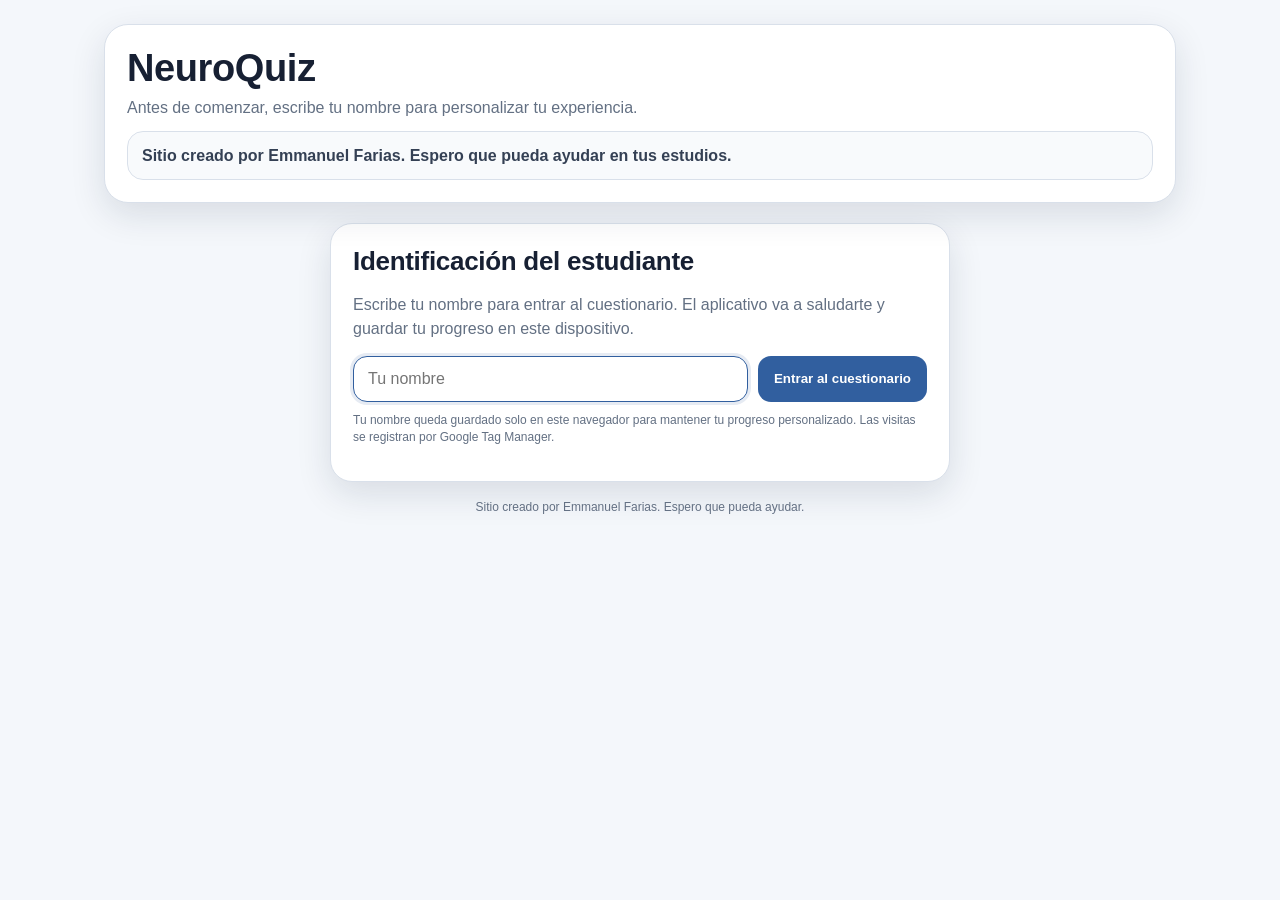
<file: index (1).html>
<!DOCTYPE html>
<html lang="es">
<head>
<!-- Google Tag Manager -->
<script>(function(w,d,s,l,i){w[l]=w[l]||[];w[l].push({'gtm.start':
new Date().getTime(),event:'gtm.js'});var f=d.getElementsByTagName(s)[0],
j=d.createElement(s),dl=l!='dataLayer'?'&l='+l:'';j.async=true;j.src=
'https://www.googletagmanager.com/gtm.js?id='+i+dl;f.parentNode.insertBefore(j,f);
})(window,document,'script','dataLayer','GTM-PJ8R32V3');</script>
<!-- End Google Tag Manager -->

<meta charset="UTF-8" />
<meta name="viewport" content="width=device-width, initial-scale=1.0" />
<title>NeuroQuiz - acceso, progreso, PDF y estadísticas</title>
<style>
:root {
  --bg:#f4f7fb; --card:#ffffff; --ink:#172033; --muted:#637083; --line:#d9e0ea;
  --primary:#315f9f; --primary2:#e9f1ff; --accent:#203a62; --good:#147545; --bad:#b42318; --warn:#946200;
  --shadow:0 12px 35px rgba(20,35,60,.12); --radius:22px;
}
*{box-sizing:border-box}
body{margin:0;font-family:Inter,Arial,Helvetica,sans-serif;background:var(--bg);color:var(--ink)}
.wrap{max-width:1120px;margin:0 auto;padding:24px}
.hero{background:#fff;color:var(--ink);border:1px solid var(--line);border-radius:24px;padding:22px;box-shadow:var(--shadow);position:relative;overflow:hidden}
.hero h1{margin:0 0 6px;font-size:clamp(26px,4vw,38px);letter-spacing:-.4px}
.hero p{margin:6px 0;line-height:1.45;color:var(--muted);max-width:840px}
.panel{margin-top:20px;background:var(--card);border:1px solid var(--line);border-radius:var(--radius);box-shadow:var(--shadow);padding:22px}
.menuTitle{display:flex;justify-content:space-between;gap:12px;flex-wrap:wrap;align-items:flex-end}
.menuTitle h2{margin:0;font-size:26px}
.menuTitle p{margin:6px 0 0;color:var(--muted)}
.creatorNote{margin-top:12px;padding:12px 14px;border:1px solid var(--line);border-radius:16px;background:#f8fafc;color:#344054;font-weight:700;line-height:1.45}
.groupTitle{margin:22px 0 4px;font-size:18px;letter-spacing:-.2px;color:#172033;display:flex;align-items:center;gap:8px}
.groupTitle:before{content:"";width:8px;height:8px;border-radius:999px;background:var(--primary);display:inline-block}
.groupHint{margin:0;color:var(--muted);font-size:13px;line-height:1.35}
.grid{display:grid;grid-template-columns:repeat(auto-fit,minmax(190px,1fr));gap:12px;margin-top:16px}
.generalGrid{grid-template-columns:repeat(auto-fit,minmax(260px,1fr));margin-top:12px}
.square{min-height:172px;border:1px solid var(--line);background:#fff;border-radius:18px;padding:14px;box-shadow:0 4px 12px rgba(20,35,60,.05);transition:.16s ease;display:flex;flex-direction:column;justify-content:space-between;gap:12px}
.square:hover{transform:translateY(-2px);border-color:#8fb0df;box-shadow:0 12px 25px rgba(20,35,60,.12)}
.square.general{border-color:#b9c9e3;background:#fbfdff}
.square .num{min-width:36px;height:36px;border-radius:13px;background:var(--primary2);color:var(--primary);display:inline-grid;place-items:center;font-weight:900;padding:0 10px}
.square h3{font-size:16px;margin:12px 0 6px;line-height:1.25}
.square p{margin:0;color:var(--muted);font-size:12.5px;line-height:1.35}
.square .cardSub{display:block;color:var(--muted);font-size:12px;line-height:1.25;margin-top:4px;font-weight:600}
.square.score-ok{background:#ecfdf3;border-color:#75d69d;box-shadow:0 8px 18px rgba(20,117,69,.12)}
.square.score-bad{background:#fff1f0;border-color:#f79991;box-shadow:0 8px 18px rgba(180,35,24,.10)}
.square.score-ok .num{background:#d1fadf;color:#067647}
.square.score-bad .num{background:#fee4e2;color:#b42318}
.cardActions{display:grid;grid-template-columns:1fr 1fr;gap:8px;margin-top:4px}
.cardActions .btn{padding:10px 9px;font-size:13px;border-radius:12px}
.cardActions .btn.view{grid-column:1 / -1;background:#eef2f7;color:#344054}
.topline{display:flex;justify-content:space-between;gap:12px;flex-wrap:wrap;align-items:center;margin-bottom:10px}
.pill{display:inline-flex;align-items:center;gap:8px;padding:8px 12px;border-radius:999px;background:var(--primary2);color:var(--primary);font-weight:800;font-size:14px}
.modeTag{display:inline-flex;margin-left:8px;align-items:center;padding:7px 10px;border-radius:999px;font-weight:800;font-size:13px;border:1px solid var(--line);background:#fff;color:#344054}
.modeTag.study{background:#ecfdf3;color:#147545;border-color:#abefc6}
.modeTag.exam{background:#fff4d6;color:#946200;border-color:#f5d47a}
.progressbar{height:12px;background:#eef2f7;border-radius:999px;overflow:hidden;margin:14px 0 4px}
.progressbar > div{height:100%;width:0%;background:linear-gradient(90deg,#315f9f,#67a4ff);transition:width .25s ease}
.question{font-size:22px;line-height:1.35;margin:18px 0 16px;font-weight:800}
.options{display:grid;gap:12px}
.option{width:100%;text-align:left;border:1px solid var(--line);background:#fff;border-radius:15px;padding:14px 16px;font-size:15.5px;line-height:1.34;cursor:pointer;transition:.14s ease;min-height:76px;display:flex;align-items:center}
.option:hover{border-color:#93a4ba;transform:translateY(-1px)}
.option.selected{background:#e9f1ff;border-color:#315f9f;box-shadow:0 0 0 2px rgba(49,95,159,.08)}
.option.correct{background:#ecfdf3;border-color:#75d69d}
.option.wrong{background:#fff1f0;border-color:#f79991}
.option.dim{opacity:.75}
.option:disabled{cursor:default;transform:none}
.feedback{display:none;margin-top:16px;border-radius:16px;padding:16px;border:1px solid var(--line);line-height:1.5}
.feedback.good{display:block;background:#ecfdf3;border-color:#abefc6}
.feedback.bad{display:block;background:#fff1f0;border-color:#fecdca}
.feedback.info{display:block;background:#f8fafc;border-color:var(--line)}
.feedback strong{display:block;margin-bottom:6px}
.actions{display:flex;gap:10px;flex-wrap:wrap;margin-top:18px}
.btn{border:0;background:var(--primary);color:#fff;font-weight:800;border-radius:13px;padding:12px 16px;cursor:pointer;transition:.12s ease;text-decoration:none;display:inline-flex;align-items:center;justify-content:center}
.btn:hover{filter:brightness(.98);transform:translateY(-1px)}
.btn.secondary{background:#eef2f7;color:#344054}
.btn.warn{background:#fff4d6;color:var(--warn);border:1px solid #f5d47a}
.btn:disabled{opacity:.45;cursor:not-allowed;transform:none}
.hidden{display:none!important}
.stats{display:grid;grid-template-columns:repeat(auto-fit,minmax(180px,1fr));gap:14px;margin-top:16px}
.stat{background:#f8fafc;border:1px solid var(--line);border-radius:18px;padding:16px}
.stat h3{margin:0 0 6px;font-size:30px}
.stat p{margin:0;color:var(--muted)}
.review details{border:1px solid var(--line);border-radius:15px;background:#fff;padding:12px 14px;margin:10px 0}
.review summary{cursor:pointer;font-weight:800}
.topicTag{display:inline-flex;background:#eef2f7;color:#344054;border-radius:999px;padding:6px 10px;margin:5px 5px 0 0;font-size:12px;font-weight:700}
.small{font-size:13px;color:var(--muted)}
.footerNote{text-align:center;color:var(--muted);font-size:12px;margin:18px 0 4px}
.questionList{margin-top:18px;border:1px solid var(--line);border-radius:18px;background:#f8fafc;padding:14px;max-height:560px;overflow:auto}
.questionList h3{margin:2px 0 10px;font-size:18px}
.listItem{background:#fff;border:1px solid var(--line);border-radius:14px;padding:12px 14px;margin:10px 0;line-height:1.42}
.listItem .listQ{font-weight:800;margin-bottom:8px}
.listItem ol{margin:6px 0 0 22px;padding:0}
.listItem li{margin:5px 0}
.listTop{display:flex;justify-content:space-between;gap:10px;align-items:center;flex-wrap:wrap;margin-bottom:8px}
.modeHelp{margin:14px 0 0;padding:12px 14px;background:#f8fafc;border:1px solid var(--line);border-radius:16px;color:#344054;line-height:1.45}

.miniProgress{margin-top:8px;font-size:12px;color:#344054;font-weight:700}
.miniProgress .track{height:7px;background:#e4e7ec;border-radius:999px;overflow:hidden;margin-top:5px;border:1px solid #d0d5dd}
.miniProgress .fill{height:100%;background:linear-gradient(90deg,#315f9f,#67a4ff);border-radius:999px;width:0%}
.statusBadge{display:inline-flex;align-items:center;gap:5px;border-radius:999px;padding:5px 9px;font-size:12px;font-weight:900;border:1px solid var(--line)}
.statusBadge.ok{background:#ecfdf3;color:#067647;border-color:#75d69d}
.statusBadge.bad{background:#fff1f0;color:#b42318;border-color:#f79991}
.statusBadge.pending{background:#eef2f7;color:#667085;border-color:#d0d5dd}
.listItem.doneOk{border-color:#75d69d;background:#f6fef9}
.listItem.doneBad{border-color:#f79991;background:#fffbfa}
.listHead{display:flex;justify-content:space-between;gap:10px;align-items:flex-start;flex-wrap:wrap;margin-bottom:8px}
.listAnswerNote{font-size:13px;margin-top:8px;padding:8px 10px;border-radius:12px;background:#f8fafc;border:1px solid var(--line);color:#344054}
.listItem li.listCorrect{font-weight:900;color:#067647}
.listItem li.listWrong{font-weight:900;color:#b42318;text-decoration:line-through;text-decoration-thickness:1px}


.progressPanel{margin:12px 0 14px;border:1px solid var(--line);border-radius:18px;background:#f8fafc;padding:12px 14px}
.statsGrid{display:grid;grid-template-columns:repeat(4,minmax(90px,1fr));gap:8px;margin-bottom:10px}
.statBox{border:1px solid var(--line);border-radius:14px;background:#fff;padding:9px 10px;min-height:58px}
.statBox b{display:block;font-size:18px;line-height:1;color:var(--ink)}
.statBox span{display:block;margin-top:5px;font-size:11.5px;font-weight:800;color:var(--muted);text-transform:uppercase;letter-spacing:.3px}
.statBox.ok b{color:#067647}.statBox.bad b{color:#b42318}.statBox.pending b{color:#667085}
.progressLabel{display:flex;justify-content:space-between;gap:10px;align-items:center;font-size:13px;color:var(--muted);font-weight:800;margin-bottom:7px}
.progressLabel strong{color:var(--ink)}
.miniProgress .miniStats{display:flex;gap:7px;flex-wrap:wrap;margin-top:6px;font-size:11.5px;font-weight:800;color:var(--muted)}
.miniProgress .miniStats .ok{color:#067647}.miniProgress .miniStats .bad{color:#b42318}
.themeNote{margin-top:10px;font-size:12.5px;color:var(--muted);font-weight:700}

.loginPanel{max-width:620px;margin:20px auto 0;text-align:left}
.loginPanel h2{margin:0 0 8px;font-size:26px;letter-spacing:-.3px}
.loginPanel p{color:var(--muted);line-height:1.45}
.nameForm{display:flex;gap:10px;flex-wrap:wrap;margin-top:16px}
.nameInput{flex:1;min-width:220px;border:1px solid var(--line);border-radius:14px;padding:13px 14px;font-size:16px;background:var(--card);color:var(--ink);outline:none}
.nameInput:focus{border-color:var(--primary);box-shadow:0 0 0 3px rgba(49,95,159,.12)}
.greetingBox{margin:14px 0 0;padding:14px 16px;border:1px solid #b9c9e3;border-radius:18px;background:#f0f6ff;color:#203a62;font-weight:800;line-height:1.45}
.greetingBox .helloName{font-size:18px;color:var(--primary)}
.menuActions{display:flex;gap:10px;flex-wrap:wrap;align-items:center}
.analyticsNote{margin-top:10px;font-size:12px;color:var(--muted);line-height:1.4}

@media (prefers-color-scheme: dark){
  :root{
    --bg:#0b1120; --card:#101828; --ink:#f2f4f7; --muted:#98a2b3; --line:#263244;
    --primary:#8ab4f8; --primary2:#1d2b46; --accent:#c7d7fe; --good:#66d19e; --bad:#ff8a80; --warn:#ffd166;
    --shadow:0 14px 35px rgba(0,0,0,.34);
  }
  body{background:linear-gradient(180deg,#0b1120,#0f172a);color:var(--ink)}
  .hero,.panel{background:var(--card);border-color:var(--line)}
  .hero p,.menuTitle p,.groupHint,.small,.footerNote,.square p,.square .cardSub{color:var(--muted)}
  .creatorNote,.modeHelp,.questionList,.feedback.info,.listAnswerNote,.progressPanel,.loginPanel{background:#111a2c;color:#d0d5dd;border-color:var(--line)}
  .groupTitle{color:var(--ink)}
  .nameInput{background:#182235;color:var(--ink);border-color:var(--line)}
  .greetingBox{background:#111a2c;color:#d0d5dd;border-color:#2d4263}
  .greetingBox .helloName{color:#8ab4f8}
  .square,.listItem,.review,.statBox,.option{background:#182235;color:var(--ink);border-color:var(--line)}
  .square.general{background:#16233a;border-color:#2d4263}
  .square:hover{border-color:#5585c4;box-shadow:0 14px 28px rgba(0,0,0,.32)}
  .btn.secondary,.cardActions .btn.view{background:#1d2939;color:#e4e7ec;border:1px solid var(--line)}
  .btn.warn{background:#ad7800;color:#fff}
  .modeTag{background:#182235;color:#e4e7ec;border-color:var(--line)}
  .modeTag.study{background:rgba(20,117,69,.22);color:#7ee2ac;border-color:rgba(126,226,172,.35)}
  .modeTag.exam{background:rgba(148,98,0,.25);color:#ffd166;border-color:rgba(255,209,102,.35)}
  .progressbar,.miniProgress .track{background:#263244;border-color:#334155}
  .progressbar > div,.miniProgress .fill{background:linear-gradient(90deg,#8ab4f8,#67e8f9)}
  .option:hover{border-color:#6ea8fe;background:#1c2940}
  .option.selected{background:#1d2b46;border-color:#8ab4f8;box-shadow:0 0 0 2px rgba(138,180,248,.14)}
  .option.correct,.feedback.good,.listItem.doneOk,.square.score-ok{background:rgba(20,117,69,.18);border-color:rgba(126,226,172,.55)}
  .option.wrong,.feedback.bad,.listItem.doneBad,.square.score-bad{background:rgba(180,35,24,.18);border-color:rgba(255,138,128,.55)}
  .square.score-ok .num{background:rgba(20,117,69,.24);color:#7ee2ac}.square.score-bad .num{background:rgba(180,35,24,.24);color:#ff8a80}
  .statusBadge.ok{background:rgba(20,117,69,.22);color:#7ee2ac;border-color:rgba(126,226,172,.45)}
  .statusBadge.bad{background:rgba(180,35,24,.22);color:#ff8a80;border-color:rgba(255,138,128,.45)}
  .statusBadge.pending{background:#1d2939;color:#cbd5e1;border-color:#334155}
  .listItem li.listCorrect,.miniProgress .miniStats .ok,.statBox.ok b{color:#7ee2ac}
  .listItem li.listWrong,.miniProgress .miniStats .bad,.statBox.bad b{color:#ff8a80}
  .statBox.pending b{color:#cbd5e1}
}
@media(max-width:760px){.statsGrid{grid-template-columns:repeat(2,1fr)}}

@media(max-width:620px){.wrap{padding:14px}.hero{padding:20px}.panel{padding:16px}.grid{grid-template-columns:1fr;gap:10px}.square{min-height:auto;padding:13px}.question{font-size:19px}.cardActions{grid-template-columns:1fr}.cardActions .btn.view{grid-column:auto}}
</style>
</head>
<body>
<!-- Google Tag Manager (noscript) -->
<noscript><iframe src="https://www.googletagmanager.com/ns.html?id=GTM-PJ8R32V3"
height="0" width="0" style="display:none;visibility:hidden"></iframe></noscript>
<!-- End Google Tag Manager (noscript) -->

<div class="wrap">
  <section class="hero">
    <h1>NeuroQuiz</h1>
    <p id="heroLead">Antes de comenzar, escribe tu nombre para personalizar tu experiencia.</p>
    <div class="creatorNote" id="heroCreatorNote">Sitio creado por Emmanuel Farias. Espero que pueda ayudar en tus estudios.</div>
  </section>

  <section id="login" class="panel loginPanel">
    <h2>Identificación del estudiante</h2>
    <p>Escribe tu nombre para entrar al cuestionario. El aplicativo va a saludarte y guardar tu progreso en este dispositivo.</p>
    <form class="nameForm" onsubmit="submitName(event)">
      <input id="nameInput" class="nameInput" type="text" placeholder="Tu nombre" autocomplete="name" required maxlength="40" />
      <button class="btn" type="submit">Entrar al cuestionario</button>
    </form>
    <p class="analyticsNote">Tu nombre queda guardado solo en este navegador para mantener tu progreso personalizado. Las visitas se registran por Google Tag Manager.</p>
  </section>

  <section id="menu" class="panel hidden">
    <div class="menuTitle">
      <div>
        <h2>Elige cómo quieres estudiar hoy</h2>
        <p>Selecciona un bloque y decide si quieres aprender con feedback o entrenar como prueba.</p>
      </div>
      <div class="menuActions">
        <a class="btn secondary" href="pdf_todas_questoes_neuroquiz_400_emmanuel.pdf" download onclick="trackAnalyticsEvent('download_pdf')">Descargar PDF</a>
        <button class="btn secondary" onclick="changeVisitorName()">Cambiar nombre</button>
        <button class="btn secondary" onclick="clearHistory()">Borrar historial</button>
      </div>
    </div>
    <div id="greetingBox" class="greetingBox"></div>
    <div class="modeHelp"><b>Modo Estudio:</b> muestra la respuesta y explicación inmediatamente. <b>Modo Simulado:</b> no muestra la corrección hasta el final.<div class="themeNote">El tema claro u oscuro se ajusta automáticamente según tu dispositivo.</div></div>
    <h3 class="groupTitle">Clases individuales</h3>
    <p class="groupHint">Repasa un tema específico con 25 preguntas.</p>
    <div id="classCards" class="grid"></div>
    <h3 class="groupTitle">Simulados generales</h3>
    <p class="groupHint">Practica todo el contenido mezclado con 50 preguntas por simulado.</p>
    <div id="generalCards" class="grid generalGrid"></div>
  </section>

  <section id="quiz" class="panel hidden">
    <div class="topline">
      <div>
        <span id="quizPill" class="pill"></span><span id="modePill" class="modeTag"></span>
        <div id="quizSub" class="small" style="margin-top:8px"></div>
      </div>
      <button class="btn secondary" onclick="backToMenu()">Volver al menú</button>
    </div>
    <div class="progressPanel">
      <div id="progressText"></div>
      <div class="progressbar"><div id="bar"></div></div>
    </div>
    <div id="question" class="question"></div>
    <div id="options" class="options"></div>
    <div id="feedback" class="feedback"></div>
    <div id="questionList" class="questionList hidden"></div>
    <div class="actions">
      <button id="nextBtn" class="btn" onclick="nextQuestion()" disabled>Siguiente</button>
      <button id="listBtn" class="btn secondary" onclick="toggleQuestionList()">Ver todas las preguntas</button>
      <button class="btn warn" onclick="restartCurrent()">Reiniciar este bloque</button>
    </div>
  </section>

  <section id="result" class="panel hidden">
    <div class="topline">
      <div><span id="resultPill" class="pill"></span><span id="resultMode" class="modeTag"></span><p class="small" id="resultSub"></p></div>
      <button class="btn secondary" onclick="backToMenu()">Volver al menú</button>
    </div>
    <h2 id="resultTitle" style="margin:8px 0 0"></h2>
    <div class="stats"><div class="stat"><h3 id="scorePct"></h3><p>Porcentaje</p></div><div class="stat"><h3 id="scoreNum"></h3><p>Aciertos</p></div><div class="stat"><h3 id="scoreMsg"></h3><p>Diagnóstico</p></div></div>
    <div id="topicResults" style="margin-top:16px"></div>
    <div class="actions"><button class="btn" onclick="restartCurrent()">Intentar de nuevo</button><button class="btn secondary" onclick="backToMenu()">Elegir otro bloque</button></div>
    <div id="review" class="review"></div>
  </section>
  <div class="footerNote">Sitio creado por Emmanuel Farias. Espero que pueda ayudar.</div>
</div>
<script>
const SECTIONS = [{"key":"clase1","title":"Clase 1","subtitle":"Sistema Nervioso: generalidades, SNC/SNP, SNA/SNE, meninges y LCR","level":"25 preguntas","questions":[{"q":"Un estudiante afirma que “cerebro” y “encéfalo” son sinónimos. ¿Cuál corrección es más precisa según la clase?","exp":"La trampa es confundir el todo con una parte: encéfalo es el conjunto intracraneal; cerebro corresponde principalmente a telencéfalo y diencéfalo.","topic":"Generalidades","options":["El cerebro incluye encéfalo, médula y nervios periféricos; el encéfalo solo incluye telencéfalo.","El encéfalo corresponde exclusivamente al telencéfalo y diencéfalo.","El encéfalo incluye cerebro, tronco encefálico y cerebelo; el cerebro es solo una parte del encéfalo.","El cerebro es la parte inferior del encéfalo formada por puente, bulbo y cerebelo."],"answer":2,"id":"clase1_01"},{"q":"¿Cuál opción describe mejor al sistema nervioso periférico?","exp":"El SNP es más amplio que “nervios”: incluye ganglios, plexos entéricos y receptores sensoriales.","topic":"SNP","options":["Somático: vías sensitivas y motoras voluntarias esqueléticas.","Entérico: plexos digestivos con autonomía parcial.","SNC: encéfalo, médula, meninges y tractos internos.","SNP: nervios, ganglios, receptores y plexos fuera del SNC."],"answer":3,"id":"clase1_02"},{"q":"El sistema nervioso somático se diferencia del autónomo porque principalmente:","exp":"El somático se vincula con músculo esquelético y movimientos voluntarios; el autónomo regula vísceras y glándulas.","topic":"SNS/SNA","options":["Regula vísceras mediante simpático y parasimpático.","Modula plexos entéricos y secreciones digestivas.","Controla músculo liso, cardíaco y glándulas.","Músculo esquelético voluntario."],"answer":3,"id":"clase1_03"},{"q":"El SNE puede actuar solo, pero también recibe influencia del SNA. ¿Cuál opción interpreta mejor esta relación?","exp":"El SNE puede generar reflejos gastrointestinales propios. El SNA no lo reemplaza: lo modula; el simpático suele inhibir y el parasimpático suele estimular motilidad y secreción.","topic":"SNE","options":["El SNE solo conduce sensibilidad dolorosa, sin regular motilidad ni secreción.","El SNA elimina la autonomía del SNE y controla todos sus reflejos.","El SNE depende totalmente del tálamo para cada reflejo intestinal.","El SNE actúa solo, pero el simpático inhibe y el parasimpático estimula."],"answer":3,"id":"clase1_04"},{"q":"En el sistema nervioso entérico, el plexo mientérico de Auerbach participa principalmente en:","exp":"Auerbach se relaciona sobre todo con motilidad intestinal. Meissner se asocia más con secreción y flujo sanguíneo de la submucosa.","topic":"SNE","options":["Secreción intestinal y control fino del flujo sanguíneo.","Motilidad intestinal y coordinación del peristaltismo.","Producción de LCR dentro de los ventrículos laterales.","Conducción auditiva desde la cóclea hasta el tronco cerebral."],"answer":1,"id":"clase1_05"},{"q":"Desde la superficie hacia el tejido nervioso, el orden correcto de las meninges es:","exp":"La duramadre es la más externa, la aracnoides queda intermedia y la piamadre está íntimamente relacionada con el tejido nervioso.","topic":"Meninges","options":["Duramadre, aracnoides y piamadre.","Aracnoides, piamadre y duramadre.","Duramadre, piamadre y aracnoides.","Piamadre, aracnoides y duramadre."],"answer":0,"id":"clase1_06"},{"q":"Sobre el líquido cefalorraquídeo, ¿cuál afirmación es más adecuada?","exp":"El LCR es claro, casi acelular y ayuda a proteger el SNC, además de transportar pequeñas cantidades de sustancias necesarias para neuronas y neuroglia.","topic":"LCR","options":["Está limitado al espacio epidural y no circula en ventrículos.","Se produce solo cuando la presión intracraneana aumenta.","Protege al SNC y transporta pequeñas cantidades de sustancias.","Es rico en células y normalmente tiene más de 100 células/cc."],"answer":2,"id":"clase1_07"},{"q":"La formación del LCR ocurre principalmente en:","exp":"Las granulaciones aracnoideas participan en el drenaje, no en la producción principal.","topic":"LCR","options":["Espacio epidural, por filtración de grasa y tejido conectivo.","Granulaciones aracnoideas, alrededor del 70–80%.","Plexos coroideos, alrededor del 70–80% del total.","Núcleos basales, por secreción dopaminérgica."],"answer":2,"id":"clase1_08"},{"q":"¿Cuál afirmación sobre la producción diaria de LCR es la más correcta?","exp":"El volumen total es cercano a 150 ml, pero la producción diaria es mayor porque se renueva 3–4 veces.","topic":"LCR","options":["Se producen cerca de 480–500 ml/día y el LCR se renueva varias veces por día.","Se producen 15 ml/día y no se renueva en el adulto.","Se producen 1500 ml/día y todo queda dentro de los ventrículos.","La producción diaria equivale exactamente al volumen total de 150 ml."],"answer":0,"id":"clase1_09"},{"q":"¿Cuál secuencia representa mejor la circulación normal del LCR?","exp":"El LCR pasa de los ventrículos laterales al tercer ventrículo, luego al cuarto, y sale al espacio subaracnoideo por Luschka y Magendie.","topic":"LCR","options":["Plexo submucoso → acueducto de Silvio → cisterna lumbar.","Laterales → tercer ventrículo → cuarto → espacio subaracnoideo.","Cuarto ventrículo → tercero → laterales → espacio epidural.","Espacio epidural → laterales → cuarto → seno venoso dural."],"answer":1,"id":"clase1_10"},{"q":"La SLYM fue mencionada en la clase como una estructura relacionada con:","exp":"SLYM se presentó como una membrana subaracnoidea tipo linfática, con función de barrera y posible monitoreo de inflamación o infección.","topic":"Meninges","options":["Barrera subaracnoidea y vigilancia de inflamación/infección.","Regulación de la motilidad por los plexos entéricos.","Conducción vestibular desde el oído interno al cerebelo.","Producción principal de LCR en los plexos coroideos."],"answer":0,"id":"clase1_11"},{"q":"La neuroglia se caracteriza por:","exp":"La neurona realiza funciones excitables específicas; la neuroglia cumple soporte, nutrición y protección.","topic":"Histología","options":["Genera impulsos como unidad funcional principal.","Forma exclusivamente ganglios periféricos sensitivos.","Sostiene, nutre y protege neuronas.","Reemplaza a neuronas en la conducción motora."],"answer":2,"id":"clase1_12"},{"q":"¿Cuál frase resume mejor la función global del sistema nervioso?","exp":"La clase destaca que el sistema nervioso controla la relación con el medio externo e integra el medio interno como un todo.","topic":"Generalidades","options":["Actúa solo sobre músculo esquelético y movimientos voluntarios.","Integra el medio interno y la relación con el ambiente externo.","Produce hormonas y reemplaza por completo al sistema endócrino.","Regula únicamente la digestión mediante el plexo submucoso."],"answer":1,"id":"clase1_13"},{"q":"¿Qué estructura NO pertenece al SNC?","exp":"Los ganglios son masas de cuerpos neuronales del SNP; encéfalo, médula y cerebelo pertenecen al SNC.","topic":"SNC/SNP","options":["Ganglio sensitivo espinal.","Médula espinal.","Encéfalo.","Cerebelo."],"answer":0,"id":"clase1_14"},{"q":"Respecto al SNA, la opción más adecuada es:","exp":"El SNA regula músculo liso, cardiaco y glándulas; no es sinónimo de SNE aunque lo modula.","topic":"SNA","options":["Activa solo músculos esqueléticos voluntarios.","Regula vísceras y glándulas involuntarias.","Conduce solo sensibilidad cutánea consciente.","Equivale al sistema entérico intestinal."],"answer":1,"id":"clase1_15"},{"q":"Durante la neurulación, ¿qué secuencia describe mejor la formación del tubo neural?","exp":"El cierre del tubo neural deriva del ectodermo y sigue el patrón placa–surco–tubo neural.","topic":"Embriología","options":["Placa neural → surco neural → tubo neural, con participación del ectodermo.","Cresta neural → notocorda → somitas, con origen endodérmico.","Mesodermo lateral → tubo neural → placa neural, sin surco intermedio.","Aracnoides → piamadre → tubo neural, por plegamiento meníngeo."],"answer":0,"id":"clase1_16"},{"q":"¿En qué periodo ocurre principalmente la formación del tubo neural?","exp":"La guía ubica la formación del tubo neural entre la tercera y cuarta semana.","topic":"Embriología","options":["Entre los meses 3 y 4 de gestación.","Entre las semanas 3 y 4 de gestación.","Desde el nacimiento hasta la adolescencia.","Solo en el segundo trimestre tardío."],"answer":1,"id":"clase1_17"},{"q":"¿Cuál afirmación diferencia mejor tubo neural y cresta neural?","exp":"El tubo neural es la base del SNC; la cresta neural contribuye a estructuras periféricas.","topic":"Embriología","options":["Ambos forman solamente tejido muscular de extremidades.","El tubo neural origina huesos; la cresta neural origina LCR.","El tubo neural origina SNC; la cresta neural aporta estructuras periféricas.","La cresta neural forma solo ventrículos, sin relación con SNP."],"answer":2,"id":"clase1_18"},{"q":"En el desarrollo encefálico, el prosencéfalo se divide principalmente en:","exp":"El prosencéfalo origina telencéfalo y diencéfalo; el rombencéfalo origina metencéfalo y mielencéfalo.","topic":"Embriología","options":["Mesencéfalo y mielencéfalo.","Metencéfalo y mielencéfalo.","Telencéfalo y diencéfalo.","Puente y bulbo raquídeo."],"answer":2,"id":"clase1_19"},{"q":"La mielinización del sistema nervioso se caracteriza porque:","exp":"La guía describe mielinización desde nacimiento hasta años después, con desarrollo postnatal continuo.","topic":"Desarrollo","options":["Finaliza por completo antes de la formación del tubo neural.","Es un proceso postnatal y puede continuar años después del nacimiento.","Ocurre solo en el espacio subaracnoideo por acción de meninges.","Depende únicamente de neuronas motoras, no de células gliales."],"answer":1,"id":"clase1_20"},{"q":"Según su estructura, una neurona multipolar se reconoce por presentar:","exp":"La neurona multipolar tiene un axón y varias dendritas, patrón típico de muchas neuronas motoras.","topic":"Histología","options":["Un axón y múltiples dendritas.","Dos axones y ninguna dendrita.","Solo una prolongación sin soma visible.","Un dendrita única y ausencia de axón."],"answer":0,"id":"clase1_21"},{"q":"En el SNP, la mielina es producida principalmente por:","exp":"Oligodendrocitos mielinizan en SNC; células de Schwann lo hacen en SNP.","topic":"Histología","options":["Astrocitos fibrosos.","Células de Schwann.","Células ependimarias.","Microglía activada."],"answer":1,"id":"clase1_22"},{"q":"Los nodos de Ranvier son importantes porque:","exp":"Los nodos son interrupciones de mielina donde se concentra la conducción saltatoria.","topic":"Mielina","options":["Interrumpen la mielina y favorecen la conducción saltatoria.","Producen LCR dentro de los ventrículos laterales.","Forman la barrera aracnoidea del espacio subdural.","Constituyen ganglios sensitivos del sistema periférico."],"answer":0,"id":"clase1_23"},{"q":"¿Cuál opción relaciona correctamente meninges y espacios?","exp":"El espacio epidural espinal contiene grasa y vasos entre periostio del conducto vertebral y duramadre.","topic":"Meninges","options":["Epidural espinal: entre periostio vertebral y duramadre.","Subaracnoideo: entre duramadre y hueso craneal.","Piamadre: capa externa separada del SNC por grasa.","Aracnoides: capa profunda adherida al tejido nervioso."],"answer":0,"id":"clase1_24"},{"q":"¿Cuál función del LCR NO debe confundirse con una función endocrina?","exp":"El LCR protege, amortigua, participa en nutrición/desechos y homeostasis, pero no reemplaza funciones hormonales.","topic":"LCR","options":["Amortiguar el SNC y ayudar a mantener su homeostasis.","Producir hormonas hipofisarias hacia la sangre.","Sustituir la función de la barrera hematoencefálica.","Activar directamente la contracción del músculo liso."],"answer":0,"id":"clase1_25"}]},{"key":"clase2","title":"Clase 2","subtitle":"Médula espinal 1ra parte: anatomía, raíces, sustancia gris y láminas de Rexed","level":"25 preguntas","questions":[{"q":"La médula espinal se extiende anatómicamente desde:","exp":"La médula no ocupa todo el conducto vertebral; termina cerca de L1–L2 en el adulto.","topic":"Médula anatómica","options":["El foramen magno hasta el nivel de L1–L2 aproximadamente.","El acueducto de Silvio hasta S5.","C1 hasta Co1 exclusivamente.","El puente hasta el tercer ventrículo."],"answer":0,"id":"clase2_01"},{"q":"¿Cuál es la función central de la médula espinal según la clase?","exp":"La médula es vía de entrada sensorial y salida motora; también organiza reflejos.","topic":"Funciones medulares","options":["Produce LCR y modula la vía auditiva.","Controla solo movimientos oculares finos.","Conducción y reflejos espinales.","Integra lenguaje y memoria temporal."],"answer":2,"id":"clase2_02"},{"q":"El número total de pares de nervios raquídeos es:","exp":"Son 8 cervicales, 12 torácicos, 5 lumbares, 5 sacros y 1 coccígeo.","topic":"Nervios raquídeos","options":["33 pares.","24 pares.","31 pares.","12 pares."],"answer":2,"id":"clase2_03"},{"q":"La distribución correcta de nervios espinales es:","exp":"La trampa común es igualar vértebras cervicales con nervios cervicales: hay 8 nervios cervicales.","topic":"Nervios raquídeos","options":["12 cervicales, 8 torácicos, 5 lumbares, 5 sacros y 1 coccígeo.","8 cervicales, 12 torácicos, 5 lumbares, 5 sacros y 1 coccígeo.","7 cervicales, 12 torácicos, 5 lumbares, 5 sacros y 2 coccígeos.","8 cervicales, 10 torácicos, 6 lumbares, 5 sacros y 2 coccígeos."],"answer":1,"id":"clase2_04"},{"q":"Las intumescencias medulares se relacionan con:","exp":"Las intumescencias cervical y lumbosacra corresponden a regiones de salida/entrada para miembros.","topic":"Médula anatómica","options":["Producción local de LCR.","Decusación sensitiva bulbar.","Formación de ventrículos laterales.","Aumento neuronal para miembros."],"answer":3,"id":"clase2_05"},{"q":"Según la clase, la intumescencia cervical se extiende aproximadamente entre:","exp":"C3–T2 corresponde a la intumescencia cervical; L1–S3 a la lumbosacra.","topic":"Médula anatómica","options":["T1–L2.","C3–T2.","C7–Co1.","L1–S3."],"answer":1,"id":"clase2_06"},{"q":"El filum terminal interno es:","exp":"La trampa es confundirlo con el filum terminal externo o ligamento coccígeo, asociado a duramadre.","topic":"Filum terminal","options":["Prolongación de la duramadre desde S2 hasta Co1.","Raíz motora que sale por el surco posterolateral.","Continuación de la piamadre desde el cono medular hasta S2.","Cordón de sustancia blanca que asciende al tálamo."],"answer":2,"id":"clase2_07"},{"q":"Las raíces o raicillas anteriores de la médula forman principalmente:","exp":"Lo anterior/ventral se asocia con salida motora; lo posterior/dorsal con entrada sensitiva.","topic":"Raíces medulares","options":["La porción motora de los nervios espinales.","Los plexos coroideos.","Los ganglios sensitivos dorsales.","La porción sensitiva de los nervios espinales."],"answer":0,"id":"clase2_08"},{"q":"Los surcos posterolaterales marcan:","exp":"La trampa es confundir posterolateral con anterolateral: dorsal entra sensibilidad, ventral sale motor.","topic":"Configuración externa","options":["Salida de las raíces ventrales motoras.","Entrada de las raíces dorsales de los nervios espinales.","Decusación del fascículo corticoespinal lateral.","Límite entre tálamo e hipotálamo."],"answer":1,"id":"clase2_09"},{"q":"La fisura media anterior se localiza en:","exp":"La fisura media anterior es ventral y profunda; el surco medio posterior es dorsal y menos profundo.","topic":"Configuración externa","options":["Piso pontino; surco basilar.","Canal central; vestigio neural.","Cara dorsal; surco superficial.","Cara ventral; fisura profunda."],"answer":3,"id":"clase2_10"},{"q":"La sustancia gris medular está compuesta principalmente por:","exp":"La sustancia blanca contiene fibras; la gris contiene cuerpos neuronales y glía.","topic":"Sustancia gris","options":["Cuerpos neuronales y células de sostén.","LCR y células ependimarias exclusivamente.","Fibras mielínicas ascendentes solamente.","Vasos sanguíneos y grasa epidural."],"answer":0,"id":"clase2_11"},{"q":"La comisura gris queda dividida por:","exp":"El canal ependimario es vestigio del tubo neural y atraviesa la comisura gris.","topic":"Sustancia gris","options":["El conducto ependimario o epéndimo medular.","La fisura media anterior.","El foramen de Monro.","El surco basilar."],"answer":0,"id":"clase2_12"},{"q":"Las láminas I a IV de Rexed se relacionan principalmente con:","exp":"Las láminas dorsales iniciales reciben sensibilidad exteroceptiva.","topic":"Rexed","options":["Autonomía visceral: secreción y flujo intestinal.","Dolor, temperatura, tacto y presión.","Motricidad: neuronas del asta anterior.","Propiocepción: músculos, huesos y articulaciones."],"answer":1,"id":"clase2_13"},{"q":"Las láminas V y VI de Rexed reciben información vinculada especialmente con:","exp":"Huesos, músculos, articulaciones y ligamentos se asocian a propiocepción.","topic":"Rexed","options":["Motricidad del asta anterior.","Dolor y temperatura de la piel.","Propiocepción osteomuscular.","Gusto y olfato corticales."],"answer":2,"id":"clase2_14"},{"q":"La lámina IX de Rexed se relaciona principalmente con:","exp":"La lámina IX se ubica funcionalmente en el componente motor de la asta anterior.","topic":"Rexed","options":["Producción de mielina por oligodendrocitos.","Drenaje de LCR al seno venoso.","Integración olfatoria cortical.","Actividad motora del asta anterior."],"answer":3,"id":"clase2_15"},{"q":"La cauda equina se forma porque:","exp":"Como la médula termina en L1–L2, raíces inferiores descienden dentro del conducto vertebral.","topic":"Cauda equina","options":["Las raíces lumbares y sacras descienden antes de salir por sus forámenes.","El filum terminal externo se transforma en sustancia gris lumbar.","Las meninges se cierran por encima del foramen magno.","Los ventrículos laterales se prolongan dentro del canal vertebral."],"answer":0,"id":"clase2_16"},{"q":"El cono medular corresponde a:","exp":"El cono medular es el extremo inferior de la médula, de donde continúa el filum terminale.","topic":"Cono medular","options":["La terminación inferior de la médula espinal adulta.","El ensanchamiento cervical de C3 a T2.","Una raíz motora que sale por el surco dorsal.","El plexo venoso externo de la duramadre."],"answer":0,"id":"clase2_17"},{"q":"El ligamento dentado se considera importante porque:","exp":"El ligamento dentado es extensión de piamadre y ayuda a mantener la médula centrada.","topic":"Meninges espinales","options":["Produce LCR desde el plexo coroideo espinal.","Fija lateralmente la médula al saco dural.","Forma la raíz ventral de cada nervio espinal.","Comunica el tercer con el cuarto ventrículo."],"answer":1,"id":"clase2_18"},{"q":"En la sustancia gris medular, el asta lateral se relaciona sobre todo con:","exp":"Las astas laterales contienen neuronas autonómicas, especialmente simpáticas toracolumbares.","topic":"Sustancia gris","options":["Neuronas del sistema nervioso autónomo.","Cuerpos geniculados del tálamo.","Células de Purkinje cerebelosas.","Plexos coroideos ventriculares."],"answer":0,"id":"clase2_19"},{"q":"¿Qué afirmación sobre la salida de los nervios cervicales es correcta?","exp":"La guía remarca la excepción cervical: existe C8 aunque solo hay siete vértebras cervicales.","topic":"Nervios espinales","options":["C1 a C7 salen por encima de su vértebra; C8 sale por debajo de C7.","Todos los nervios cervicales salen por debajo de la vértebra homónima.","Solo C1 sale por debajo de C2 y el resto por el sacro.","C8 sale por encima de C7 y por eso hay ocho vértebras cervicales."],"answer":0,"id":"clase2_20"},{"q":"La sustancia blanca medular se divide anatómicamente en:","exp":"La sustancia blanca rodea la gris y se organiza en cordones con tractos ascendentes/descendentes.","topic":"Sustancia blanca","options":["Cordones posterior, lateral y anterior.","Folias superior, inferior y anterior.","Astas dorsal, ventral y lateral.","Capas molecular, Purkinje y granular."],"answer":0,"id":"clase2_21"},{"q":"La lámina II de Rexed se conoce especialmente por participar en:","exp":"La lámina II o sustancia gelatinosa es clave en procesamiento del dolor.","topic":"Rexed","options":["Procesamiento del dolor en la sustancia gelatinosa.","Producción de mielina en la sustancia blanca.","Salida parasimpática del nervio vago.","Formación de los cuerpos geniculados."],"answer":0,"id":"clase2_22"},{"q":"La lámina X de Rexed se ubica principalmente:","exp":"La lámina X rodea el conducto central y participa en integración sensitivo-motora.","topic":"Rexed","options":["Rodeando el conducto ependimario central.","En la corteza visual primaria occipital.","Dentro de las pirámides del bulbo.","En el núcleo lenticular del telencéfalo."],"answer":0,"id":"clase2_23"},{"q":"Las motoneuronas alfa y gamma se localizan principalmente en:","exp":"La lámina IX contiene motoneuronas que inervan músculo esquelético.","topic":"Rexed","options":["Lámina IX del asta anterior.","Lámina II del asta posterior.","Núcleo grácil del bulbo.","Plexo submucoso intestinal."],"answer":0,"id":"clase2_24"},{"q":"El espacio subaracnoideo espinal se caracteriza por contener:","exp":"El espacio subaracnoideo contiene LCR y queda entre aracnoides y piamadre.","topic":"Meninges espinales","options":["Líquido cefalorraquídeo entre aracnoides y piamadre.","Grasa epidural entre cráneo y duramadre.","Cuerpos neuronales de ganglios sensitivos.","Fibras corticoespinales dentro de pirámides."],"answer":0,"id":"clase2_25"}]},{"key":"clase3","title":"Clase 3","subtitle":"Médula espinal 2da parte: vías ascendentes, descendentes y reflejos","level":"25 preguntas","questions":[{"q":"La sustancia blanca medular está constituida principalmente por:","exp":"La sustancia blanca se define por haces de fibras, en especial mielínicas.","topic":"Sustancia blanca","options":["Plexos coroideos, epéndimo ventricular y LCR.","Fibras nerviosas mielínicas, neuroglia y vasos sanguíneos.","Solo fibras amielínicas sensitivas sin glía.","Cuerpos neuronales, comisura gris y canal ependimario."],"answer":1,"id":"clase3_01"},{"q":"En las vías sensitivas somáticas, los somas de las neuronas de primer orden se ubican en:","exp":"La secuencia general es: 1er orden en ganglio sensitivo, 2do en SNC, 3ro en tálamo.","topic":"Vías sensitivas","options":["Ganglios sensitivos de los nervios espinales.","Asta anterior medular.","Tálamo contralateral.","Corteza somatosensitiva primaria."],"answer":0,"id":"clase3_02"},{"q":"La vía del cordón posterior–lemnisco medial transmite principalmente:","exp":"La trampa es la vía espinotalámica, que lleva dolor, temperatura y tacto grueso.","topic":"Cordón posterior","options":["Tacto fino y vibración consciente.","Dolor, temperatura y tacto grueso.","Equilibrio vestibular y tono extensor.","Motricidad voluntaria corticoespinal."],"answer":0,"id":"clase3_03"},{"q":"El fascículo grácil recibe información de:","exp":"Grácil se relaciona con miembro inferior; cuneiforme con miembro superior.","topic":"Cordón posterior","options":["Miembros superiores y hemicuerpo superior.","Lengua anterior y glándula parótida.","Cara y cavidad oral.","Miembros inferiores y hemicuerpo inferior."],"answer":3,"id":"clase3_04"},{"q":"El fascículo cuneiforme asciende hasta:","exp":"Los fascículos posteriores terminan en núcleos grácil y cuneiforme del bulbo.","topic":"Cordón posterior","options":["Núcleo cuneiforme en el bulbo raquídeo.","Núcleo rojo del mesencéfalo.","Núcleo caudado del telencéfalo.","Plexo mientérico del intestino."],"answer":0,"id":"clase3_05"},{"q":"La vía espinotalámica transmite principalmente sensibilidad:","exp":"Dolor y temperatura son típicos del sistema anterolateral/espinotalámico.","topic":"Espinotalámica","options":["Propioceptiva inconsciente exclusiva al cerebelo.","Motora voluntaria hacia músculos flexores.","Protopática: dolor, temperatura y tacto grueso.","Epicrítica: vibración y discriminación de dos puntos."],"answer":2,"id":"clase3_06"},{"q":"La vía espinotalámica asciende hacia el tálamo:","exp":"El segundo orden cruza la línea media y asciende contralateralmente.","topic":"Espinotalámica","options":["Ipsilateral durante todo su trayecto.","Contralateral al lado de ingreso de la primera neurona.","Sin cruzarse nunca en la médula.","Solo después de pasar por el cerebelo."],"answer":1,"id":"clase3_07"},{"q":"La vía espinocerebelosa posterior se caracteriza por:","exp":"La posterior va al cerebelo y no llega a la corteza cerebral; no es vía consciente.","topic":"Espinocerebelosa","options":["Cruza en médula; dolor y temperatura.","Cruza en bulbo; tacto fino consciente.","Desciende desde corteza; movimiento voluntario.","No cruza; propiocepción inconsciente."],"answer":3,"id":"clase3_08"},{"q":"La vía espinocerebelosa anterior:","exp":"La comparación clave: posterior no cruza; anterior tiene fibras cruzadas y no cruzadas.","topic":"Espinocerebelosa","options":["Desciende por el cordón anterior.","Fibras cruzadas y no cruzadas.","Nunca cruza, igual que la posterior.","Cruza solo en el quiasma óptico."],"answer":1,"id":"clase3_09"},{"q":"El tracto corticoespinal nace principalmente en:","exp":"El tracto corticoespinal es descendente motor voluntario de origen cortical.","topic":"Vías descendentes","options":["Núcleos vestibulares del puente y bulbo.","Plexo coroideo y granulaciones aracnoideas.","Lóbulos floculonodulares del cerebelo.","Cortezas motoras primaria/secundaria y corteza parietal."],"answer":3,"id":"clase3_10"},{"q":"En el bulbo, la mayoría de fibras corticoespinales:","exp":"La decusación piramidal origina principalmente el fascículo corticoespinal lateral.","topic":"Corticoespinal","options":["Entrarán al cerebelo por el pedúnculo medio.","No cruzan y forman exclusivamente el fascículo anterior.","Se cruzan y descienden como fascículo corticoespinal lateral.","Terminan en el núcleo geniculado lateral."],"answer":2,"id":"clase3_11"},{"q":"El tracto rubroespinal se asocia con:","exp":"La trampa es el vestíbuloespinal, que facilita extensores e inhibe flexores.","topic":"Rubroespinal","options":["Drenar LCR hacia senos venosos.","Transmitir audición consciente al lóbulo temporal.","Facilitar músculos flexores e inhibir extensores antigravitatorios.","Facilitar extensores e inhibir flexores para equilibrio."],"answer":2,"id":"clase3_12"},{"q":"El tracto vestíbuloespinal:","exp":"Los núcleos vestibulares reciben aferencias del oído y cerebelo y participan en equilibrio/postura.","topic":"Vestíbuloespinal","options":["Cruza; inhibe extensores antigravitatorios.","Extensores para equilibrio.","Cruza; facilita flexores distales.","No cruza; transmite tacto fino."],"answer":1,"id":"clase3_13"},{"q":"El fascículo tectoespinal se relaciona sobre todo con:","exp":"Tecto = techo mesencefálico/colículos; se relaciona con reflejos visuales posturales.","topic":"Tectoespinal","options":["Producción de dopamina en núcleo accumbens.","Sensibilidad protopática de miembros inferiores.","Movimientos posturales reflejos asociados a estímulos visuales.","Deglución y reflejo nauseoso."],"answer":2,"id":"clase3_14"},{"q":"Un reflejo espinal se define mejor como:","exp":"La clave es la respuesta involuntaria, muchas veces antes de la percepción consciente completa.","topic":"Arco reflejo","options":["Respuesta involuntaria por arco reflejo.","Percepción consciente en tálamo.","Movimiento voluntario de corteza motora.","Descarga dopaminérgica de recompensa."],"answer":0,"id":"clase3_15"},{"q":"La sensibilidad exteroceptiva consciente incluye principalmente:","exp":"La exterocepción consciente procede del mundo externo y permite percibir tacto, presión y temperatura.","topic":"Sensibilidad","options":["Tacto, presión, frío y calor provenientes del medio externo.","Hambre, sed y latido cardíaco sin percepción cortical.","Solo tono muscular antigravitatorio inconsciente.","Gusto posterior y secreción de glándula parótida."],"answer":0,"id":"clase3_16"},{"q":"La interocepción se refiere mejor a:","exp":"La interocepción informa sobre el estado interno corporal, muchas veces sin atención consciente.","topic":"Sensibilidad","options":["Percepción de estados internos como hambre, sed o necesidad de respirar.","Análisis visual de formas por el lóbulo occipital.","Conducción auditiva por el cuerpo geniculado medial.","Movimiento voluntario fino por tracto piramidal."],"answer":0,"id":"clase3_17"},{"q":"En la vía cordón posterior–lemnisco medial, la segunda neurona está en:","exp":"La primera neurona asciende al bulbo; allí sinapsa en núcleos grácil/cuneiforme.","topic":"Cordón posterior","options":["Núcleos grácil y cuneiforme del bulbo.","Asta anterior de todos los segmentos sacros.","Corteza visual primaria de la fisura calcarina.","Ganglio sensitivo espinal ipsilateral."],"answer":0,"id":"clase3_18"},{"q":"La tercera neurona de la sensibilidad corporal fina se ubica principalmente en:","exp":"Para sensibilidad corporal, la tercera neurona talámica se asocia al VPL.","topic":"Tálamo","options":["Núcleo ventral posterolateral del tálamo.","Núcleo dentado del cerebelo.","Núcleo coclear ventral.","Colículo superior mesencefálico."],"answer":0,"id":"clase3_19"},{"q":"La columna de Clarke se relaciona especialmente con:","exp":"La columna de Clarke, en lámina VII, participa en la vía espinocerebelosa posterior.","topic":"Espinocerebelosa","options":["Propiocepción inconsciente de la vía espinocerebelosa posterior.","Gusto de los dos tercios anteriores de la lengua.","Producción de LCR por los plexos coroideos.","Desviación de la úvula hacia el lado sano."],"answer":0,"id":"clase3_20"},{"q":"La vía espinocerebelosa posterior entra al cerebelo por:","exp":"La vía posterior asciende ipsilateral y entra por el pedúnculo cerebeloso inferior.","topic":"Espinocerebelosa","options":["Pedúnculo cerebeloso inferior.","Pedúnculo cerebral anterior.","Cuerpo geniculado lateral.","Foramen de Monro."],"answer":0,"id":"clase3_21"},{"q":"El tracto reticuloespinal se vincula mejor con:","exp":"El reticuloespinal modula actividad motora, tono y postura desde la formación reticular.","topic":"Vías descendentes","options":["Modulación del tono muscular y movimientos posturales.","Discriminación táctil fina consciente.","Gusto específico del tercio posterior lingual.","Drenaje del LCR hacia senos venosos."],"answer":0,"id":"clase3_22"},{"q":"El reflejo rotuliano es un ejemplo clásico de reflejo:","exp":"El reflejo rotuliano implica una sinapsis directa sensitiva-motora del reflejo miotático.","topic":"Reflejos","options":["Monosináptico de estiramiento.","Vestibular auditivo cortical.","Fotomotor consensual puro.","Neuroglandular parasimpático."],"answer":0,"id":"clase3_23"},{"q":"El reflejo de retirada al tocar algo caliente suele ser:","exp":"La retirada requiere interneuronas y coordinación flexora/extensora, por eso es polisináptica.","topic":"Reflejos","options":["Polisináptico, con participación de interneuronas.","Monosináptico, sin centro integrador medular.","Exclusivamente cortical y siempre voluntario.","Vestibular, mediado por el VIII par."],"answer":0,"id":"clase3_24"},{"q":"La arteria espinal anterior irriga principalmente:","exp":"La arteria espinal anterior desciende por la fisura media anterior e irriga 2/3 anteriores.","topic":"Vascularización","options":["Los dos tercios anteriores de la médula espinal.","El tercio posterior exclusivo de la médula.","La corteza visual occipital solamente.","Los ventrículos laterales y plexos coroideos."],"answer":0,"id":"clase3_25"}]},{"key":"clase4","title":"Clase 4","subtitle":"Tronco cerebral: bulbo, puente, mesencéfalo, núcleos y decusaciones","level":"25 preguntas","questions":[{"q":"El tronco cerebral está constituido por:","exp":"La división clásica del tronco es mesencéfalo, puente y bulbo.","topic":"Generalidades tronco","options":["Cerebelo, ventrículos laterales y núcleo caudado.","Mesencéfalo, puente/protuberancia y bulbo raquídeo.","Médula espinal, ganglios espinales y plexos entéricos.","Tálamo, hipotálamo y epitálamo."],"answer":1,"id":"clase4_01"},{"q":"Una función fundamental del tronco cerebral es:","exp":"Además de vía de paso, contiene centros vitales y núcleos de pares craneales III–XII.","topic":"Funciones tronco","options":["Controla solo la motricidad manual.","Forma el sistema de recompensa.","Vías y centros vitales.","Produce la mayor parte del LCR."],"answer":2,"id":"clase4_02"},{"q":"El bulbo raquídeo conecta:","exp":"El bulbo es la porción inferior del tronco, entre puente y médula.","topic":"Bulbo","options":["El tálamo con el tercer ventrículo.","La cápsula interna con el núcleo accumbens.","El puente por arriba con la médula espinal por abajo.","El cerebelo con el lóbulo occipital."],"answer":2,"id":"clase4_03"},{"q":"En la cara anterior del bulbo, las pirámides se ubican:","exp":"Las pirámides son tumefacciones anteriores relacionadas con fibras corticoespinales.","topic":"Bulbo","options":["A cada lado de la fisura media anterior.","En el techo del mesencéfalo.","Lateral a los pedúnculos cerebelosos medios.","Posterior a las olivas y dentro del cuarto ventrículo."],"answer":0,"id":"clase4_04"},{"q":"Las olivas se encuentran:","exp":"En la cara anterior del bulbo: fisura media, pirámides y lateralmente olivas.","topic":"Bulbo","options":["Laterales a las pirámides del bulbo.","En el lóbulo floculonodular.","Mediales a la fisura media anterior.","En la cara posterior del puente formando el colículo facial."],"answer":0,"id":"clase4_05"},{"q":"En la cara posterior del bulbo, los tubérculos grácil y cuneiforme corresponden a:","exp":"Se vinculan con la vía cordón posterior–lemnisco medial.","topic":"Bulbo","options":["Plexos venosos del espacio epidural.","Centros motores de los pares III y IV.","Núcleos basales del diencéfalo.","Relieves relacionados con núcleos de los fascículos posteriores."],"answer":3,"id":"clase4_06"},{"q":"La cara anterior del puente presenta un surco medio llamado:","exp":"El surco basilar aloja a la arteria basilar en la cara anterior pontina.","topic":"Puente","options":["Surco basilar.","Surco calcarino.","Surco precentral.","Surco limitante."],"answer":0,"id":"clase4_07"},{"q":"En la superficie posterior del puente, el área vestibular se ubica:","exp":"La superficie posterior pontina forma parte del piso del cuarto ventrículo.","topic":"Puente","options":["Dentro de las pirámides bulbares.","En el cuerpo calloso.","Lateral al surco limitante.","En la fosa interpeduncular."],"answer":2,"id":"clase4_08"},{"q":"El colículo facial se forma por:","exp":"Se ubica en el nivel inferior del puente, cerca del núcleo del VI y fibras faciales.","topic":"Puente","options":["Cruce de fibras de Purkinje.","Eminencia media inferior.","Decusación sensitiva del bulbo.","Prominencia del núcleo caudado."],"answer":1,"id":"clase4_09"},{"q":"El mesencéfalo es atravesado por:","exp":"El acueducto de Silvio comunica tercer y cuarto ventrículo a través del mesencéfalo.","topic":"Mesencéfalo","options":["El acueducto cerebral o de Silvio.","El seno venoso sagital superior.","El foramen de Monro.","El conducto central del cuarto ventrículo."],"answer":0,"id":"clase4_10"},{"q":"Los colículos superiores se relacionan principalmente con:","exp":"Colículos superiores = visuales; inferiores = auditivos.","topic":"Mesencéfalo","options":["Centros auditivos inferiores.","Secreción de LCR.","Inervación de músculos faríngeos.","Reflejos visuales."],"answer":3,"id":"clase4_11"},{"q":"Los colículos inferiores se conectan con:","exp":"La vía auditiva conecta colículo inferior con cuerpo geniculado medial.","topic":"Mesencéfalo","options":["Cuerpos geniculados laterales.","Cuerpos geniculados mediales.","Ganglios sensitivos espinales.","Granulaciones aracnoideas."],"answer":1,"id":"clase4_12"},{"q":"La fosa interpeduncular se encuentra en:","exp":"De la fosa interpeduncular emergen los nervios oculomotores.","topic":"Mesencéfalo","options":["La cara superior del cerebelo.","La cara posterior del bulbo.","La cara anterior del mesencéfalo.","El piso del ventrículo lateral."],"answer":2,"id":"clase4_13"},{"q":"La gran decusación motora ocurre a nivel de:","exp":"La decusación piramidal corresponde al cruce corticoespinal motor.","topic":"Decusaciones","options":["Comisura intertalámica.","Decusación de las pirámides en la parte inferior del bulbo.","Decusación de los lemniscos en el puente superior.","Cruce de fibras del nervio óptico en la retina."],"answer":1,"id":"clase4_14"},{"q":"La gran decusación sensitiva se refiere principalmente al cruce de fibras relacionadas con:","exp":"En el bulbo, los núcleos grácil/cuneiforme dan origen a fibras arcuatas internas que forman el lemnisco medial.","topic":"Decusaciones","options":["Los nervios vagos dentro del abdomen.","La vía olfatoria, que no conecta precorticalmente con el tálamo.","El tracto vestíbuloespinal, que no se cruza.","La vía cordón posterior–lemnisco medial, detrás de las pirámides."],"answer":3,"id":"clase4_15"},{"q":"De superior a inferior, el tronco cerebral se organiza como:","exp":"La secuencia anatómica superior-inferior es mesencéfalo, puente y bulbo.","topic":"Generalidades tronco","options":["Mesencéfalo, puente y bulbo raquídeo.","Bulbo, mesencéfalo y puente.","Tálamo, hipotálamo y cerebelo.","Cerebelo, médula y ventrículo lateral."],"answer":0,"id":"clase4_16"},{"q":"El origen aparente del nervio oculomotor se relaciona con:","exp":"De la fosa interpeduncular emergen los nervios oculomotores.","topic":"Mesencéfalo","options":["La fosa interpeduncular del mesencéfalo.","La cara posterior del bulbo cervical.","El surco posterolateral de la médula.","El atrio del ventrículo lateral."],"answer":0,"id":"clase4_17"},{"q":"La sustancia negra separa principalmente:","exp":"Cada pedúnculo cerebral tiene pie anterior y tegmento posterior, separados por sustancia negra.","topic":"Mesencéfalo interno","options":["Pie peduncular y tegmento mesencefálico.","Tálamo medial y tercer ventrículo.","Piamadre y aracnoides espinal.","Corteza cerebelosa y cuerpo medular."],"answer":0,"id":"clase4_18"},{"q":"El núcleo olivar inferior se asocia mejor con:","exp":"Las olivas contienen el núcleo olivar inferior, ligado a coordinación motora cerebelosa.","topic":"Bulbo","options":["Coordinación motora y relación con el cerebelo.","Producción de LCR en el cuarto ventrículo.","Gusto de los dos tercios anteriores de la lengua.","Drenaje venoso de granulaciones aracnoideas."],"answer":0,"id":"clase4_19"},{"q":"El lemnisco trigeminal transporta principalmente:","exp":"El lemnisco trigeminal lleva sensibilidad facial dentro del tronco.","topic":"Vías sensitivas","options":["Información sensorial de la cara.","Impulsos motores hacia miembros inferiores.","Audición desde el colículo inferior.","LCR desde el tercer ventrículo."],"answer":0,"id":"clase4_20"},{"q":"El sistema anterolateral en el tronco cerebral se relaciona con:","exp":"El lemnisco espinal/anterolateral transmite sensibilidad protopática.","topic":"Vías sensitivas","options":["Dolor, temperatura y tacto grueso.","Tacto fino y vibración exclusiva.","Movimiento de músculos extraoculares.","Control hormonal hipotalámico."],"answer":0,"id":"clase4_21"},{"q":"El tracto corticonuclear se diferencia del corticoespinal porque controla más directamente:","exp":"El corticonuclear o corticobulbar se dirige a núcleos motores craneales.","topic":"Vías motoras","options":["Músculos de cabeza y cuello mediante núcleos de pares craneales.","Músculos del miembro inferior por raíces sacras.","Secreción de LCR en plexos coroideos.","Propiocepción inconsciente hacia cerebelo."],"answer":0,"id":"clase4_22"},{"q":"La formación reticular del tronco cerebral participa especialmente en:","exp":"La formación reticular regula conciencia, alerta, sueño-vigilia y modulación sensorial/motora.","topic":"Formación reticular","options":["Alerta, ciclo sueño-vigilia y modulación del dolor.","Visión de colores en el lóbulo occipital primario.","Producción de insulina por páncreas endocrino.","Cierre del foramen de Monro durante el desarrollo."],"answer":0,"id":"clase4_23"},{"q":"El colículo facial corresponde anatómicamente a:","exp":"El colículo facial se explica por fibras del VII que rodean el núcleo del VI.","topic":"Puente","options":["Fibras del facial rodeando el núcleo del abducens.","Núcleo caudado protruyendo al ventrículo lateral.","Plexo coroideo del cuarto ventrículo.","Pedúnculo cerebral atravesando el tálamo."],"answer":0,"id":"clase4_24"},{"q":"El tracto tectoespinal se origina principalmente en:","exp":"El tectoespinal nace en el tectum/colículos superiores y participa en reflejos posturales visuales.","topic":"Mesencéfalo","options":["Colículos superiores del mesencéfalo.","Granulaciones aracnoideas durales.","Núcleo fastigio del cerebelo.","Ganglio sensitivo espinal."],"answer":0,"id":"clase4_25"}]},{"key":"clase5","title":"Clase 5","subtitle":"Cerebelo y ventrículos cerebrales","level":"25 preguntas","questions":[{"q":"El cerebelo proviene embriológicamente del:","exp":"La clase señala que el cerebelo proviene del rombencéfalo y se ubica en la fosa posterior.","topic":"Cerebelo","options":["Rombencéfalo.","Telencéfalo.","Prosencéfalo.","Diencéfalo."],"answer":0,"id":"clase5_01"},{"q":"El cerebelo se ubica:","exp":"La relación posterior con puente/bulbo/cuarto ventrículo es esencial.","topic":"Cerebelo","options":["Telencéfalo, lateral al núcleo caudado.","Fosa anterior, sobre el lóbulo frontal.","Diencéfalo, dentro del tercer ventrículo.","Fosa posterior, detrás de puente y bulbo."],"answer":3,"id":"clase5_02"},{"q":"La división anatómica del cerebelo en lóbulos incluye:","exp":"No confundir lóbulos cerebelosos con lóbulos cerebrales.","topic":"Cerebelo","options":["Lóbulo insular, límbico y occipital.","Lóbulo caudado, putaminal y pálido.","Lóbulo anterior, posterior y floculonodular.","Lóbulo frontal, parietal y temporal."],"answer":2,"id":"clase5_03"},{"q":"La fisura primaria separa:","exp":"La fisura primaria es una referencia mayor entre lóbulo anterior y posterior.","topic":"Fisuras cerebelosas","options":["Tálamo de hipotálamo.","Lóbulo anterior del lóbulo posterior/medio.","Vermis de hemisferios cerebelosos.","Asta frontal del cuerpo ventricular."],"answer":1,"id":"clase5_04"},{"q":"La división filogenética que corresponde al lóbulo floculonodular es:","exp":"Arquicerebelo = floculonodular = equilibrio/vestibular.","topic":"División filogenética","options":["Arquicerebelo, relacionado con lenguaje de Broca.","Neocerebelo, relacionado exclusivamente con olfato.","Paleocerebelo, relacionado con memoria de trabajo.","Arquicerebelo, relacionado con función vestibular y equilibrio."],"answer":3,"id":"clase5_05"},{"q":"El paleocerebelo está formado por:","exp":"Paleocerebelo recibe aferencias medulares y participa en postura y tono.","topic":"División filogenética","options":["Lóbulo anterior más pirámide y úvula.","Solo lóbulo floculonodular.","Todo el lóbulo posterior menos vermis.","Núcleo caudado y putamen."],"answer":0,"id":"clase5_06"},{"q":"El neocerebelo se relaciona principalmente con:","exp":"Neocerebelo se vincula al lóbulo posterior y control fino/coordinación.","topic":"División filogenética","options":["Secreción de LCR y drenaje venoso.","Dolor, temperatura y tacto grueso.","Aferencias corticales motoras.","Parasimpático toracoabdominal vagal."],"answer":2,"id":"clase5_07"},{"q":"Las capas de la corteza cerebelosa son:","exp":"La triada cortical cerebelosa clásica: molecular, Purkinje y granular.","topic":"Corteza cerebelosa","options":["Molecular, células de Purkinje y granular.","Compacta, esponjosa y medular.","Piramidal externa, granular interna y multiforme.","Ependimaria, aracnoidea y pial."],"answer":0,"id":"clase5_08"},{"q":"El núcleo fastigio se asocia con:","exp":"Lesión del fastigio da ataxia troncal e inestabilidad.","topic":"Núcleos cerebelosos","options":["Audición y cuerpo geniculado medial.","Planificación de movimientos finos de extremidades.","Equilibrio y control postural del tronco.","Secreción de enzimas digestivas."],"answer":2,"id":"clase5_09"},{"q":"El núcleo dentado se relaciona con:","exp":"El dentado participa en planificación motora fina; puede causar disdiadococinesia y temblor de intención.","topic":"Núcleos cerebelosos","options":["Producción de dopamina de recompensa.","Planificación de movimientos voluntarios finos.","Plexo submucoso intestinal.","Control exclusivo de tronco y equilibrio axial."],"answer":1,"id":"clase5_10"},{"q":"Los ventrículos cerebrales son:","exp":"Son cuatro cavidades ventriculares principales.","topic":"Ventrículos","options":["Tres laterales y un acueducto.","Solo los ventrículos laterales dentro del diencéfalo.","Dos terceros y dos cuartos.","Dos laterales, tercer ventrículo y cuarto ventrículo."],"answer":3,"id":"clase5_11"},{"q":"Los forámenes de Monro comunican:","exp":"El acueducto de Silvio comunica tercero con cuarto; Monro comunica laterales con tercero.","topic":"Ventrículos","options":["El cuarto ventrículo con el espacio subaracnoideo.","El tercer ventrículo con el cuarto.","Cada ventrículo lateral con el tercer ventrículo.","El acueducto con el seno venoso."],"answer":2,"id":"clase5_12"},{"q":"El tercer ventrículo se ubica en:","exp":"El tercer ventrículo corresponde a la cavidad del diencéfalo.","topic":"Ventrículos","options":["Cerebelo, entre folias.","Diencéfalo, en la línea media.","Lóbulo temporal, dentro del hipocampo.","Mesencéfalo, lateral a la sustancia negra."],"answer":1,"id":"clase5_13"},{"q":"El cuarto ventrículo se localiza:","exp":"El cuarto ventrículo está detrás del puente y bulbo y delante del cerebelo.","topic":"Ventrículos","options":["En fosa posterior, entre tronco cerebral y cerebelo.","En la médula espinal cervical, como expansión del canal central.","Dentro del lóbulo frontal, sin relación con LCR.","Entre hemisferios cerebrales, rodeando al tálamo."],"answer":0,"id":"clase5_14"},{"q":"El asta frontal del ventrículo lateral se caracteriza por:","exp":"La trampa es confundir asta frontal con temporal u occipital.","topic":"Ventrículos laterales","options":["Comunica directo con cuarto ventrículo.","Asta frontal sin plexo coroideo.","Inmersa en lóbulo temporal profundo.","Porción más posterior: asta occipital."],"answer":1,"id":"clase5_15"},{"q":"La tienda del cerebelo se relaciona principalmente con:","exp":"La tienda del cerebelo es una reflexión dural relacionada con la protección/separación del cerebelo.","topic":"Meninges/cerebelo","options":["Separar el cerebelo de los lóbulos occipitales superiores.","Formar el plexo coroideo del tercer ventrículo.","Conducir fibras corticoespinales hacia la médula.","Producir dopamina en los núcleos basales."],"answer":0,"id":"clase5_16"},{"q":"El vermis cerebeloso se caracteriza por:","exp":"El vermis es la estructura medial estrecha que une ambos hemisferios cerebelosos.","topic":"Vermis","options":["Unir medialmente los hemisferios cerebelosos.","Comunicar ventrículo lateral con tercer ventrículo.","Formar el núcleo caudado en C abierta.","Inervar directamente el músculo recto externo."],"answer":0,"id":"clase5_17"},{"q":"La capa molecular de la corteza cerebelosa contiene principalmente:","exp":"La capa molecular es externa y contiene arborizaciones dendríticas de Purkinje y fibras paralelas.","topic":"Corteza cerebelosa","options":["Dendritas de Purkinje y axones de células granulares.","Cuerpos neuronales sensitivos de ganglios espinales.","Plexos coroideos y células ependimarias.","Venas puente y senos venosos durales."],"answer":0,"id":"clase5_18"},{"q":"Los axones de las células de Purkinje se dirigen principalmente hacia:","exp":"Las células de Purkinje son la salida cortical hacia núcleos profundos cerebelosos.","topic":"Corteza cerebelosa","options":["Núcleos cerebelosos profundos.","Ganglios sensitivos raquídeos.","Granulaciones aracnoideas.","Mucosa olfatoria nasal."],"answer":0,"id":"clase5_19"},{"q":"El núcleo globoso se relaciona más con lesión tipo:","exp":"Los núcleos interpósitos, como el globoso, ajustan movimientos de extremidades.","topic":"Núcleos cerebelosos","options":["Ataxia apendicular y dismetría.","Ptosis, midriasis y ojo hacia afuera.","Hemianopsia por lesión quiasmática.","Rinne negativo con conducción ósea mayor."],"answer":0,"id":"clase5_20"},{"q":"El cerebelo recibe irrigación principalmente del sistema:","exp":"La vascularización cerebelosa depende del sistema vertebrobasilar.","topic":"Vascularización","options":["Vertebrobasilar.","Carotídeo externo facial.","Coronario derecho.","Venoso portal."],"answer":0,"id":"clase5_21"},{"q":"La arteria PICA suele originarse de:","exp":"La arteria cerebelosa posteroinferior es rama de la vertebral.","topic":"Vascularización","options":["Arteria vertebral.","Arteria cerebral anterior.","Carótida externa.","Arteria comunicante anterior."],"answer":0,"id":"clase5_22"},{"q":"La AICA se origina con mayor frecuencia de:","exp":"La arteria cerebelosa anteroinferior emerge de la basilar.","topic":"Vascularización","options":["Arteria basilar.","Arteria espinal anterior.","Seno sagital superior.","Arteria cerebral media."],"answer":0,"id":"clase5_23"},{"q":"La función cognitiva atribuida al cerebelo incluye participación en:","exp":"La guía menciona funciones cerebelosas cognitivas además de motoras.","topic":"Funciones cerebelosas","options":["Atención, planificación y procesamiento del lenguaje.","Producción exclusiva de LCR ventricular.","Sensibilidad facial por trigémino.","Secreción parotídea por IX par."],"answer":0,"id":"clase5_24"},{"q":"El atrio ventricular corresponde al punto donde confluyen:","exp":"El atrio es la confluencia del cuerpo con las astas occipital y temporal.","topic":"Ventrículos","options":["Cuerpo y astas occipital y temporal del ventrículo lateral.","Tercer ventrículo y acueducto de Silvio.","Cuarto ventrículo y canal ependimario sacro.","Espacio subdural y granulaciones aracnoideas."],"answer":0,"id":"clase5_25"}]},{"key":"clase6","title":"Clase 6","subtitle":"Configuración del cerebro: lóbulos, tálamo y núcleos basales","level":"25 preguntas","questions":[{"q":"La cisura central o de Rolando separa principalmente:","exp":"La cisura central es límite importante entre frontal y parietal.","topic":"Lóbulos","options":["Tálamo del hipotálamo.","Lóbulo temporal del occipital.","Putamen del globo pálido.","Lóbulo frontal del lóbulo parietal."],"answer":3,"id":"clase6_01"},{"q":"El lóbulo frontal se asocia con:","exp":"Área motora, prefrontal, orbitofrontal y Broca son claves del lóbulo frontal.","topic":"Lóbulo frontal","options":["Movimiento voluntario, planificación, control de impulsos y producción del habla.","Procesamiento visual primario y reconocimiento de colores exclusivamente.","Secreción de LCR y drenaje venoso.","Audición, memoria y comprensión del lenguaje únicamente."],"answer":0,"id":"clase6_02"},{"q":"El área de Broca participa principalmente en:","exp":"La trampa es Wernicke, vinculada a comprensión del lenguaje en el temporal dominante.","topic":"Lóbulo frontal","options":["Regulación de la presión intracraneana.","Comprensión auditiva del lenguaje.","Producción del habla.","Procesamiento visual del color."],"answer":2,"id":"clase6_03"},{"q":"El lóbulo occipital se relaciona principalmente con:","exp":"Occipital = corteza visual y análisis visual.","topic":"Lóbulo occipital","options":["Tacto, dolor y orientación espacial.","Deglución y reflejo nauseoso.","Audición, memoria y lenguaje.","Procesamiento visual."],"answer":3,"id":"clase6_04"},{"q":"El lóbulo temporal participa en:","exp":"El temporal combina audición, Wernicke, memoria/hipocampo y reconocimiento.","topic":"Lóbulo temporal","options":["Motricidad primaria y control inhibitorio.","Audición, lenguaje y memoria.","Visión, colores y profundidad.","Tacto, presión y esquema corporal."],"answer":1,"id":"clase6_05"},{"q":"El lóbulo parietal se asocia con:","exp":"El giro postcentral y áreas parietales procesan sensibilidad y espacio.","topic":"Lóbulo parietal","options":["Audición, memoria y comprensión verbal.","Recompensa, placer y refuerzo conductual.","Sensibilidad y orientación espacial.","Visión primaria y reconocimiento visual."],"answer":2,"id":"clase6_06"},{"q":"La ínsula participa en:","exp":"La ínsula integra sensaciones internas, gusto y respuestas autonómicas/emocionales.","topic":"Ínsula","options":["Mielinización central y conducción saltatoria.","Audición coclear y lateralización sonora.","Interocepción y control autonómico.","Motricidad del trapecio y cuello."],"answer":2,"id":"clase6_07"},{"q":"El tálamo funciona principalmente como:","exp":"El tálamo es el gran relevo sensitivo del diencéfalo.","topic":"Tálamo","options":["Centro exclusivo de producción de dopamina.","Estación de relevo para vías sensitivas ascendentes.","Capa protectora meníngea profunda.","Plexo motor del tubo digestivo."],"answer":1,"id":"clase6_08"},{"q":"La relación lateral del tálamo es:","exp":"Medial: tercer ventrículo; lateral: cápsula interna.","topic":"Tálamo","options":["Tercer ventrículo.","Cápsula interna.","Hipotálamo.","Atrio ventricular exclusivamente."],"answer":1,"id":"clase6_09"},{"q":"El núcleo lenticular está formado por:","exp":"El lenticular se divide en putamen y globo pálido.","topic":"Núcleos basales","options":["Putamen y globo pálido.","Núcleo caudado y núcleo accumbens.","Claustro y tálamo.","Hipocampo y amígdala."],"answer":0,"id":"clase6_10"},{"q":"El núcleo caudado tiene forma de:","exp":"La forma en C del caudado es un punto anatómico importante.","topic":"Núcleo caudado","options":["Disco plano triangular.","Herradura o “C” abierta hacia adelante.","Pirámide invertida en el bulbo.","Anillo cerrado alrededor del cuarto ventrículo."],"answer":1,"id":"clase6_11"},{"q":"La función del putamen se relaciona principalmente con:","exp":"Putamen participa en patrones motores y ejecución voluntaria.","topic":"Putamen","options":["Olfato sin relevo talámico.","Relevo sensitivo hacia corteza.","Inicio motor y aprendizaje.","Control primario del LCR."],"answer":2,"id":"clase6_12"},{"q":"La función del globo pálido se asocia con:","exp":"El globo pálido ayuda a reducir movimientos excesivos.","topic":"Globo pálido","options":["Secreción gástrica por vía vagal.","Absorción de LCR en granulaciones.","Gusto posterior y reflejo nauseoso.","Tono muscular y modulación motora."],"answer":3,"id":"clase6_13"},{"q":"El núcleo accumbens se relaciona con:","exp":"La dopamina en núcleo accumbens refuerza conductas placenteras.","topic":"Núcleo accumbens","options":["Recompensa, refuerzo y adicción.","Propiocepción inconsciente medular.","Producción y circulación de LCR.","Audición, equilibrio y vértigo."],"answer":0,"id":"clase6_14"},{"q":"El claustro se ha asociado con:","exp":"La clase destaca al claustro como estructura enigmática implicada en integración y consciencia.","topic":"Claustro","options":["Integración sensorial, atención y consciencia.","Obstrucción del acueducto de Silvio.","Inervación de músculos extraoculares.","Mielinización periférica y regeneración axonal."],"answer":0,"id":"clase6_15"},{"q":"La circunvolución del cíngulo se ubica mejor dentro de:","exp":"La guía ubica el cíngulo como parte del sistema límbico alrededor del cuerpo calloso.","topic":"Sistema límbico","options":["Sistema límbico, rodeando el cuerpo calloso.","Corteza auditiva primaria del giro temporal superior.","Plexo coroideo del ventrículo lateral.","Núcleo motor del nervio facial."],"answer":0,"id":"clase6_16"},{"q":"El área de Wernicke participa principalmente en:","exp":"Wernicke, usualmente en hemisferio dominante, se asocia con comprensión del lenguaje.","topic":"Lóbulo temporal","options":["Comprensión del lenguaje hablado/escrito.","Producción motora del habla articulada.","Abducción del globo ocular.","Drenaje de LCR hacia senos venosos."],"answer":0,"id":"clase6_17"},{"q":"El giro precentral contiene principalmente:","exp":"El giro precentral está delante del surco central y corresponde a corteza motora primaria.","topic":"Lóbulo frontal","options":["Corteza motora primaria.","Corteza somatosensorial primaria.","Corteza auditiva vestibular.","Área visual secundaria."],"answer":0,"id":"clase6_18"},{"q":"El giro postcentral contiene principalmente:","exp":"El giro postcentral está detrás del surco central y procesa sensibilidad somática.","topic":"Lóbulo parietal","options":["Corteza somatosensorial primaria.","Área de Broca motora.","Núcleo accumbens cortical.","Formación reticular pontina."],"answer":0,"id":"clase6_19"},{"q":"El hipotálamo se relaciona principalmente con:","exp":"El hipotálamo regula funciones autónomas y endocrinas básicas.","topic":"Diencéfalo","options":["Temperatura, hambre, sed, sueño y control endocrino.","Procesamiento visual de colores en la fisura calcarina.","Conducción ósea y aérea del oído medio.","Cierre palpebral por reflejo corneal."],"answer":0,"id":"clase6_20"},{"q":"El tálamo transmite a corteza casi toda la sensibilidad, excepto principalmente:","exp":"El olfato es la excepción clásica por no tener relevo talámico precortical obligatorio.","topic":"Tálamo","options":["Olfato.","Dolor corporal.","Tacto fino.","Vibración."],"answer":0,"id":"clase6_21"},{"q":"El claustro se localiza como una lámina de sustancia gris entre:","exp":"La guía describe al claustro entre cápsula externa y extrema, profundo a la ínsula.","topic":"Claustro","options":["Cápsula externa y cápsula extrema.","Tercer ventrículo y acueducto.","Duramadre y aracnoides.","Pirámide bulbar y oliva."],"answer":0,"id":"clase6_22"},{"q":"El núcleo caudado contribuye también al control de:","exp":"Además de movimiento, el caudado participa en decisiones, impulsos y coordinación ocular.","topic":"Núcleo caudado","options":["Movimientos oculares y funciones cognitivas.","Secreción de ácido gástrico por el vago.","Cierre del tubo neural embrionario.","Conducción auditiva por huesecillos."],"answer":0,"id":"clase6_23"},{"q":"La enfermedad de Parkinson, según el resumen funcional, se asocia con:","exp":"La guía relaciona hiperactividad del globo pálido con bradicinesia y rigidez.","topic":"Núcleos basales","options":["Globo pálido hiperactivo e inhibición de la corteza motora.","Destrucción exclusiva del nervio olfatorio.","Estenosis del acueducto por ependimitis.","Pérdida completa del LCR subaracnoideo."],"answer":0,"id":"clase6_24"},{"q":"La ínsula está oculta principalmente dentro de:","exp":"La ínsula se encuentra profunda en la cisura lateral o de Silvio.","topic":"Ínsula","options":["Cisura de Silvio o surco lateral.","Surco calcarino occipital.","Fisura longitudinal medular.","Cuarto ventrículo pontino."],"answer":0,"id":"clase6_25"}]},{"key":"clase7","title":"Clase 7","subtitle":"Pares craneales I al VII: exploración y lesiones","level":"25 preguntas","questions":[{"q":"El nervio olfatorio se caracteriza porque:","exp":"El olfatorio es una excepción sensorial importante respecto al relevo talámico.","topic":"I par","options":["Motor puro para músculos masticadores.","Parasimpático para paladar y úvula.","Sensorial sin relevo talámico previo.","Auditivo desde cóclea a tronco."],"answer":2,"id":"clase7_01"},{"q":"La exploración del nervio olfatorio debe realizarse con:","exp":"Las sustancias irritantes pueden estimular trigémino, confundiendo la evaluación olfatoria.","topic":"I par","options":["Amoníaco fuerte, en ambas fosas juntas.","Diapasón vibrando sobre la mastoides.","Luz directa para observar miosis.","Olores conocidos y no irritantes."],"answer":3,"id":"clase7_02"},{"q":"La fantosmia corresponde a:","exp":"Parosmia = distorsión; fantosmia = olor inexistente.","topic":"Alteraciones olfato","options":["Percepción de olores que no están presentes.","Distorsión desagradable de olores reales.","Pérdida completa del gusto.","Aumento exagerado de percepción del sabor."],"answer":0,"id":"clase7_03"},{"q":"En la vía visual, las fibras nasales de la retina:","exp":"La decusación parcial ocurre en el quiasma óptico.","topic":"II par","options":["Se cruzan en el quiasma óptico.","Se cruzan en el foramen de Monro.","Terminan directamente en el cerebelo.","No se cruzan nunca."],"answer":0,"id":"clase7_04"},{"q":"Los campos visuales por confrontación se exploran colocando al examinador:","exp":"Confrontación compara campo visual del paciente con el del examinador.","topic":"II par","options":["Fonema A; elevación del paladar.","Frente al paciente; dedos periféricos.","Paciente acostado; toque corneal.","Detrás del paciente; diapasón mastoideo."],"answer":1,"id":"clase7_05"},{"q":"La tabla de Snellen evalúa:","exp":"Snellen suele usarse a 6 m; Jaeger evalúa visión cercana.","topic":"II par","options":["Audición conductiva.","Agudeza visual lejana.","Reflejo corneal.","Visión cercana exclusivamente."],"answer":1,"id":"clase7_06"},{"q":"En el reflejo fotomotor, la vía aferente y eferente son:","exp":"La luz entra por vía óptica y la respuesta pupilar sale por oculomotor.","topic":"Reflejos pupilares","options":["VIII par aferente y III par eferente.","II par aferente y III par eferente.","III par aferente y II par eferente.","V par aferente y VII par eferente."],"answer":1,"id":"clase7_07"},{"q":"La lesión del III par produce típicamente:","exp":"III inerva elevador del párpado, músculos oculares y esfínter pupilar.","topic":"III par","options":["Imposibilidad de mirar hacia abajo y medial sin ptosis.","Ptosis palpebral, desviación del ojo hacia afuera y midriasis.","Pérdida del reflejo corneal aferente únicamente.","Rotación interna del ojo e imposibilidad de abducir."],"answer":1,"id":"clase7_08"},{"q":"La lesión del IV par afecta principalmente:","exp":"IV = troclear = oblicuo superior, “mirada patética”.","topic":"IV par","options":["Músculos de la masticación.","Recto externo, impidiendo llevar el ojo hacia afuera.","Oblicuo superior, impidiendo mirar hacia abajo y medial.","Recto interno, causando imposibilidad de aducción y midriasis."],"answer":2,"id":"clase7_09"},{"q":"La lesión del VI par produce:","exp":"VI abducens inerva recto externo; lesión impide abducción.","topic":"VI par","options":["Desviación de la úvula al lado sano.","Midriasis con ptosis bilateral obligatoria.","Rotación interna del ojo e imposibilidad de llevarlo hacia afuera.","Pérdida del gusto del tercio posterior de la lengua."],"answer":2,"id":"clase7_10"},{"q":"La exploración motora del trigémino se relaciona con:","exp":"La función motora trigeminal corresponde a músculos de masticación.","topic":"V par","options":["Maseteros y pterigoideos.","Frente, ojos, dientes y mejillas.","Marcha en tándem y Romberg.","Paladar, úvula y fonación."],"answer":0,"id":"clase7_11"},{"q":"La sensibilidad facial del trigémino se evalúa en ramas:","exp":"Las tres ramas trigeminales son V1, V2 y V3.","topic":"V par","options":["Oftálmica, maxilar y mandibular.","Coclear, vestibular y facial.","Glosofaríngea, vaga y accesoria.","Temporal, occipital y frontal."],"answer":0,"id":"clase7_12"},{"q":"En el reflejo corneal, al tocar la córnea se produce:","exp":"El reflejo corneal evalúa aferencia V y eferencia VII.","topic":"Reflejo corneal","options":["Desviación de la lengua al lado sano.","Contracción del masetero únicamente.","Elevación del velo palatino.","Cierre palpebral de ambos ojos."],"answer":3,"id":"clase7_13"},{"q":"La exploración motora del nervio facial incluye pedir al paciente:","exp":"VII controla músculos de la expresión facial; se buscan asimetrías.","topic":"VII par","options":["Caminar talón-punta en línea recta.","Decir A para elevar el velo palatino.","Apretar dientes para valorar maseteros.","Frente, ojos, dientes y mejillas."],"answer":3,"id":"clase7_14"},{"q":"Una causa local frecuente de alteración del olfato mencionada en la clase es:","exp":"No toda anosmia es lesión central; causas locales como rinitis y tabaquismo son frecuentes.","topic":"I par","options":["Lesión aislada del nervio accesorio.","Estenosis del acueducto de Silvio.","Tabaquismo o rinitis.","Hematoma epidural temporal siempre."],"answer":2,"id":"clase7_15"},{"q":"Los pares craneales puramente sensoriales incluyen:","exp":"Olfatorio, óptico y vestibulococlear son sensoriales; otros son motores o mixtos.","topic":"Clasificación","options":["I, II y VIII.","III, IV y VI.","V, VII y X.","XI, XII y V."],"answer":0,"id":"clase7_16"},{"q":"Anosmia significa:","exp":"Anosmia es pérdida de olfato; hiposmia es disminución.","topic":"I par","options":["Pérdida del olfato.","Distorsión de olores reales.","Percepción de olores inexistentes.","Aumento exagerado de sensibilidad olfatoria."],"answer":0,"id":"clase7_17"},{"q":"Hiposmia corresponde a:","exp":"Hiposmia significa reducción de la capacidad olfatoria.","topic":"I par","options":["Disminución del olfato.","Ausencia total de visión.","Dolor al escuchar sonidos.","Pérdida del gusto posterior."],"answer":0,"id":"clase7_18"},{"q":"La cartilla de Jaeger se usa para evaluar:","exp":"Snellen evalúa visión lejana; Jaeger evalúa lectura/visión cercana.","topic":"II par","options":["Visión cercana.","Conducción ósea.","Reflejo nauseoso.","Motricidad facial."],"answer":0,"id":"clase7_19"},{"q":"En el fondo de ojo, la papila se observa principalmente para buscar:","exp":"La papila es rentable para detectar edema de papila o atrofia.","topic":"II par","options":["Edema o atrofia óptica.","Rinne negativo unilateral.","Desviación de la úvula.","Ataxia troncal cerebelosa."],"answer":0,"id":"clase7_20"},{"q":"Una hemianopsia se define como:","exp":"Hemianopsia afecta media porción del campo visual.","topic":"Campos visuales","options":["Ceguera de la mitad de un campo visual.","Ceguera de un cuadrante visual solamente.","Laguna pequeña dentro del campo visual.","Visión doble por lesión del IV par."],"answer":0,"id":"clase7_21"},{"q":"El escotoma corresponde a:","exp":"Un escotoma es una zona ciega parcial dentro del campo visual.","topic":"Campos visuales","options":["Área ciega o laguna dentro del campo visual.","Pérdida completa de la audición bilateral.","Desviación ocular por lesión del VI par.","Distorsión de un olor agradable."],"answer":0,"id":"clase7_22"},{"q":"La lesión del III par suele desviar el ojo:","exp":"Al quedar sin oposición recto externo/oblicuo superior, el ojo puede desviarse afuera y abajo.","topic":"III par","options":["Hacia afuera y abajo, con ptosis y midriasis.","Hacia adentro, sin alteración pupilar.","Solo hacia arriba, con miosis intensa.","Al lado sano, con úvula desviada."],"answer":0,"id":"clase7_23"},{"q":"La parálisis facial periférica se diferencia de la central porque:","exp":"En lesión periférica del VII se afecta toda la hemicara ipsilateral.","topic":"VII par","options":["Afecta por igual hemicara superior e inferior.","Respeta siempre frente y cierre ocular.","Solo altera la lengua posterior.","Produce Rinne negativo bilateral."],"answer":0,"id":"clase7_24"},{"q":"La parálisis facial central suele respetar más:","exp":"Por inervación bilateral parcial, la frente suele preservarse en lesión supranuclear.","topic":"VII par","options":["La porción superior de la cara.","La porción inferior de la cara.","La audición del oído medio.","La sensibilidad del tercio posterior lingual."],"answer":0,"id":"clase7_25"}]},{"key":"clase8","title":"Clase 8","subtitle":"Pares craneales VIII al XII: vestibulococlear, IX, X, XI y XII","level":"25 preguntas","questions":[{"q":"El VIII par craneal debe explorarse considerando:","exp":"Vestibulococlear une audición y equilibrio, pero se exploran como componentes diferentes.","topic":"VIII par","options":["Solo función parasimpática digestiva.","Una porción motora faríngea única.","Porciones coclear y vestibular.","Tres ramas sensitivas faciales juntas."],"answer":2,"id":"clase8_01"},{"q":"La paracusia de Willis se caracteriza por:","exp":"La trampa es paracusia de Weber: peor al masticar.","topic":"VIII coclear","options":["Pierde toda audición bilateral.","Oye peor durante la masticación.","Siente dolor con sonidos comunes.","Oye mejor con ruido ambiental."],"answer":3,"id":"clase8_02"},{"q":"La prueba de Rinne positiva significa:","exp":"Rinne positivo no descarta hipoacusia sensorioneural; indica CA > CO.","topic":"Rinne","options":["Conducción ósea mejor o igual que aérea, sugestiva de hipoacusia conductiva.","Lateralización del sonido al oído afectado.","Conducción aérea mejor que conducción ósea, considerado normal.","Ausencia de función vestibular."],"answer":2,"id":"clase8_03"},{"q":"En hipoacusia de conducción del oído afectado se espera:","exp":"En conducción, el paciente oye mejor por hueso que por aire en el oído afectado.","topic":"Rinne","options":["Prueba de Romberg positiva como único hallazgo.","Rinne negativo.","Pérdida del reflejo nauseoso.","Rinne positivo obligatorio bilateral."],"answer":1,"id":"clase8_04"},{"q":"La prueba de Weber consiste en:","exp":"Rinne compara CA/CO; Weber evalúa lateralización del sonido en línea media.","topic":"Weber","options":["Tocar la pared posterior de la faringe.","Colocar el diapasón en la mastoides y luego cerca del oído externo.","Colocar el diapasón vibrando en línea media de la frente o cabeza.","Pedir caminar en línea recta con un pie delante del otro."],"answer":2,"id":"clase8_05"},{"q":"El síndrome vestibular tiene como síntoma principal:","exp":"Vértigo puede acompañarse de náuseas, vómitos y desequilibrio.","topic":"VIII vestibular","options":["Ageusia aislada.","Vértigo: sensación de giro del paciente o del entorno.","Hipoacusia conductiva exclusivamente.","Ptosis palpebral con midriasis."],"answer":1,"id":"clase8_06"},{"q":"La prueba de Romberg evalúa:","exp":"Al cerrar los ojos, se pierde referencia visual y se evidencian déficits vestibulares/proprioceptivos.","topic":"Romberg","options":["Elevación del paladar y úvula.","Fuerza de trapecio y cuello.","Conducción aérea frente a ósea.","Pies juntos; ojos cerrados."],"answer":3,"id":"clase8_07"},{"q":"La respuesta vestíbulo-ocular sirve para:","exp":"El sistema vestibular informa movimiento cefálico y ajusta músculos oculares.","topic":"VOR","options":["Mantener la fijación visual durante movimientos de cabeza.","Aumentar el volumen de LCR en ventrículos.","Cerrar ambos párpados ante estímulo corneal.","Estimular la secreción parotídea por el VII par."],"answer":0,"id":"clase8_08"},{"q":"El IX par craneal transmite sensibilidad/gusto de:","exp":"El tercio posterior de la lengua corresponde al glosofaríngeo.","topic":"IX par","options":["Cóclea y laberinto vestibular.","Faringe y tercio posterior de la lengua.","Dos tercios anteriores de la lengua.","Músculos trapecio y esternocleidomastoideo."],"answer":1,"id":"clase8_09"},{"q":"El glosofaríngeo participa en regulación cardiovascular porque:","exp":"IX lleva aferencias de barorreceptores carotídeos; el vago es la vía parasimpática principal.","topic":"IX par","options":["Transmite información de barorreceptores carotídeos al SNC.","Es la principal vía parasimpática toracoabdominal.","Inerva directamente el músculo cardíaco ventricular.","Forma el núcleo dentado del cerebelo."],"answer":0,"id":"clase8_10"},{"q":"El nervio vago se destaca por:","exp":"El X par regula frecuencia cardíaca, digestión, función pulmonar y señales de saciedad.","topic":"X par","options":["Motor de músculos extraoculares.","Auditivo coclear y vestibular.","Vía parasimpática visceral.","Motor puro de trapecio y ECM."],"answer":2,"id":"clase8_11"},{"q":"En pares IX y X, al pedir “A” prolongada se evalúa:","exp":"IX y X se exploran juntos por sus funciones faríngeas y palatinas.","topic":"IX/X exploración","options":["Elevación simétrica del velo del paladar, posición de úvula y fonación.","Conducción aérea y ósea del sonido.","Fuerza del esternocleidomastoideo.","Sensibilidad de las tres ramas trigeminales."],"answer":0,"id":"clase8_12"},{"q":"En paresia unilateral de IX/X, la úvula se desvía:","exp":"El lado sano tira de la úvula; por eso se desvía al lado no paralizado.","topic":"IX/X lesión","options":["Hacia el lado lesionado.","Hacia el lado de la hipoacusia.","Siempre hacia abajo sin lateralización.","Hacia el lado sano."],"answer":3,"id":"clase8_13"},{"q":"El síncope vasovagal ocurre por:","exp":"La consecuencia final es reducción del flujo sanguíneo cerebral y pérdida temporal de conciencia.","topic":"Síncope vagal","options":["Conducción aérea fallida del oído.","Exceso vagal con bradicardia.","Monro bloqueado con hidrocefalia.","Caudado hiperactivo con corea."],"answer":1,"id":"clase8_14"},{"q":"El XI par craneal inerva principalmente:","exp":"El accesorio se evalúa con movimientos de hombro y rotación de cabeza.","topic":"XI par","options":["Trapecio y esternocleidomastoideo.","Lengua intrínseca y extrínseca exclusivamente.","Cuerpo ciliar y esfínter pupilar.","Glándula parótida y músculo estilofaríngeo."],"answer":0,"id":"clase8_15"},{"q":"El origen aparente del VIII par se ubica en:","exp":"La guía de VIII-XII ubica el origen aparente del vestibulococlear en el surco bulbopontino.","topic":"VIII par","options":["Surco bulbopontino.","Fosa interpeduncular.","Lámina cribosa del etmoides.","Surco medio posterior medular."],"answer":0,"id":"clase8_16"},{"q":"La algiacusia se define como:","exp":"Algiacusia es dolor asociado a sonidos.","topic":"VIII coclear","options":["Dolor al escuchar sonidos.","Audición mejor en ambiente ruidoso.","Oír peor al masticar.","Pérdida total de audición."],"answer":0,"id":"clase8_17"},{"q":"Las emisiones otoacústicas son útiles sobre todo para evaluar:","exp":"OAE miden respuestas del oído interno y ayudan a evaluar función coclear.","topic":"VIII coclear","options":["Función coclear, especialmente en recién nacidos y niños.","Fuerza del esternocleidomastoideo.","Gusto posterior de la lengua.","Presión de LCR en hidrocefalia."],"answer":0,"id":"clase8_18"},{"q":"La impedanciometría evalúa principalmente:","exp":"La impedanciometría estudia la mecánica del tímpano/oído medio.","topic":"VIII coclear","options":["Movilidad timpánica y respuesta del oído medio a presión.","Movimientos finos de extremidades por núcleo dentado.","Elevación simétrica del velo del paladar.","Sensibilidad corneal por rama oftálmica."],"answer":0,"id":"clase8_19"},{"q":"La sensibilidad general de los dos tercios anteriores de la lengua depende principalmente de:","exp":"En los 2/3 anteriores: V da sensibilidad general; VII da gusto.","topic":"Lengua","options":["Trigémino, por la rama lingual mandibular.","Facial, por la cuerda del tímpano únicamente.","Glosofaríngeo en todos los casos.","Hipogloso por sus fibras motoras."],"answer":0,"id":"clase8_20"},{"q":"El gusto de los dos tercios anteriores de la lengua corresponde sobre todo al:","exp":"La sensibilidad especial/gusto anterior viaja con el facial.","topic":"Lengua","options":["Nervio facial VII.","Nervio trigémino V.","Nervio accesorio XI.","Nervio abducens VI."],"answer":0,"id":"clase8_21"},{"q":"El tercio posterior de la lengua tiene sensibilidad general y gusto por:","exp":"El IX inerva el tercio posterior para sensibilidad general y especial.","topic":"Lengua","options":["Glosofaríngeo IX.","Facial VII exclusivamente.","Trigémino V solamente.","Hipogloso XII sensitivo."],"answer":0,"id":"clase8_22"},{"q":"El nervio hipogloso inerva:","exp":"El XII es motor de la lengua; el palatogloso depende del vago.","topic":"XII par","options":["Músculos de la lengua, excepto palatogloso.","Trapecio y esternocleidomastoideo.","Glándula parótida y estilofaríngeo.","Músculos de la expresión facial."],"answer":0,"id":"clase8_23"},{"q":"En lesión del XII par, al protruir la lengua se desvía hacia:","exp":"La lengua se desvía hacia el lado lesionado durante la protrusión.","topic":"XII par","options":["El lado afectado.","El lado sano siempre.","Arriba sin lateralización.","El lado de la hipoacusia."],"answer":0,"id":"clase8_24"},{"q":"El síncope vasovagal puede presentar pródromos como:","exp":"La guía menciona palidez, náuseas, calor, sudor frío y visión túnel.","topic":"X par","options":["Palidez, náuseas, sudor frío y visión túnel.","Ptosis, midriasis y ojo hacia afuera.","Rinne negativo y Weber lateralizado.","Macrocefalia con sol poniente."],"answer":0,"id":"clase8_25"}]},{"key":"clase9","title":"Clase 9","subtitle":"Neuroglia, barrera hematoencefálica, sinapsis y potencial de acción","level":"25 preguntas","questions":[{"q":"Las neuronas son unidades estructurales y funcionales porque:","exp":"Las otras opciones corresponden a epéndimo, microglia y oligodendrocitos.","topic":"Neuronas","options":["Actúan como macrófagos inflamatorios.","Revisten ventrículos y movilizan LCR.","Forman mielina en sustancia blanca.","Impulsos nerviosos y sinapsis."],"answer":3,"id":"clase9_01"},{"q":"Los astrocitos pueden:","exp":"Astrocitos son células estrelladas con múltiples funciones metabólicas y de soporte.","topic":"Astrocitos","options":["Soporte, glucógeno, reciclaje y gliosis.","Epitelio ventricular con cilios.","Mielina central y conducción saltatoria.","Fagocitosis mesodérmica inflamatoria."],"answer":0,"id":"clase9_02"},{"q":"Los oligodendrocitos se relacionan con:","exp":"La mielina aumenta velocidad de conducción por conducción saltatoria.","topic":"Oligodendrocitos","options":["Macrófagos inflamatorios.","Cilios ventriculares.","Mielina del SNC.","Secreción gástrica."],"answer":2,"id":"clase9_03"},{"q":"Respecto a la microglia del sistema nervioso central, ¿cuál afirmación es correcta?","exp":"La microglia es la célula inmunitaria residente del SNC; deriva del mesodermo y puede actuar con función macrofágica en procesos inflamatorios.","topic":"Microglia","options":["Mesodermo y función macrofágica.","Epéndimo; conducción saltatoria.","Endotelio; barrera hemato-LCR.","Ectodermo; mielina periférica."],"answer":0,"id":"clase9_04"},{"q":"Sobre las células ependimarias, ¿cuál opción describe mejor su localización y función?","exp":"El epéndimo reviste los ventrículos y el conducto central, y sus cilios ayudan al movimiento del LCR dentro del sistema ventricular.","topic":"Epéndimo","options":["Producen mielina periférica.","Epéndimo: ventrículos y LCR.","Equivalen a duramadre espinal.","Forman ganglios sensitivos."],"answer":1,"id":"clase9_05"},{"q":"La barrera hematoencefálica cumple como función:","exp":"La BHE regula glucosa, iones y sustancias que entran al SNC.","topic":"BHE","options":["Sustitución completa del LCR.","Estabilidad química y antitoxinas.","Paso libre de proteínas plasmáticas.","Contracción pupilar directa."],"answer":1,"id":"clase9_06"},{"q":"La barrera hemato-LCR se sitúa en:","exp":"No confundirla con la barrera hémato-LEC de capilares del SNC.","topic":"BHE","options":["Duramadre del espacio epidural.","Núcleo rojo mesencefálico.","Capilares musculares del SNP.","Plexo coroideo."],"answer":3,"id":"clase9_07"},{"q":"Una sinapsis química se caracteriza por:","exp":"La sinapsis eléctrica usa uniones comunicantes; la química usa neurotransmisores.","topic":"Sinapsis","options":["Ausencia de membrana postsináptica.","Transmisión por LCR ventricular.","Continuidad citoplasmática bidireccional.","Neurotransmisor en hendidura sináptica."],"answer":3,"id":"clase9_08"},{"q":"En el SNC, el neurotransmisor excitatorio más común es:","exp":"GABA es el inhibidor más común; glutamato el excitatorio más común.","topic":"Neurotransmisores","options":["Acetilcolina en placa motora.","GABA.","Glutamato.","Dopamina solamente."],"answer":2,"id":"clase9_09"},{"q":"En el SNC, el neurotransmisor inhibidor más común es:","exp":"La trampa es invertir glutamato/GABA.","topic":"Neurotransmisores","options":["Acetilcolina.","Lactato.","GABA.","Glutamato."],"answer":2,"id":"clase9_10"},{"q":"La bomba sodio-potasio:","exp":"Mantiene gradientes iónicos en contra del gradiente de concentración.","topic":"Potencial de membrana","options":["Permite entrada libre de Cl− en reposo.","Se abre solo cuando llega un neurotransmisor.","Exporta 3 Na+ e importa 2 K+ usando ATP.","Exporta 2 K+ e importa 3 Na+ sin energía."],"answer":2,"id":"clase9_11"},{"q":"El potencial de membrana en reposo neuronal se encuentra aproximadamente entre:","exp":"La clase usa como referencia cercana −70 mV.","topic":"Potencial de reposo","options":["Entre +35 y +60 mV.","Entre -60 y -80 mV.","Entre 0 y +5 mV.","Entre -5 y -10 mV."],"answer":1,"id":"clase9_12"},{"q":"Cuando la despolarización alcanza el umbral, se abren principalmente:","exp":"La entrada de Na+ amplifica la despolarización hasta valores positivos.","topic":"Potencial de acción","options":["Canales de Na+ dependientes de voltaje.","Uniones estrechas del plexo coroideo.","Canales de K+ pasivos solamente.","Bombas Na+/K+ ATPasa como canales rápidos."],"answer":0,"id":"clase9_13"},{"q":"La conducción saltatoria ocurre en:","exp":"La mielina concentra canales de Na+ en nodos y aumenta la velocidad.","topic":"Propagación","options":["Hendiduras sinápticas químicas exclusivamente.","Fibras mielínicas, saltando de un nodo a otro.","Canales ependimarios sin axones.","Fibras amielínicas de forma continua."],"answer":1,"id":"clase9_14"},{"q":"La regeneración nerviosa es:","exp":"En el SNC la cicatriz glial y productos de oligodendrocitos dificultan regeneración.","topic":"Regeneración","options":["Más vigorosa y a menudo completa en el SNP que en el SNC.","Más vigorosa en el SNC por acción de oligodendrocitos.","Imposible en el SNP por cicatriz glial.","Igual en SNC y SNP siempre."],"answer":0,"id":"clase9_15"},{"q":"Los cuerpos de Nissl corresponden principalmente a:","exp":"Los cuerpos de Nissl reflejan maquinaria de síntesis proteica neuronal.","topic":"Neurona","options":["Retículo endoplásmico rugoso y ribosomas del soma neuronal.","Uniones estrechas del plexo coroideo.","Capilares no fenestrados con pies astrocitarios.","Vesículas de acetilcolina en placa motora."],"answer":0,"id":"clase9_16"},{"q":"El cono axónico o segmento inicial es importante porque:","exp":"El segmento inicial concentra canales y es zona gatillo del potencial de acción.","topic":"Neurona","options":["Allí suele originarse el potencial de acción.","Produce la mayor parte del LCR ventricular.","Forma la capa molecular del cerebelo.","Actúa como macrófago en inflamación."],"answer":0,"id":"clase9_17"},{"q":"El transporte axonal anterógrado mueve sustancias:","exp":"Anterógrado va del cuerpo neuronal al axón terminal, con proteínas como kinesina.","topic":"Transporte axonal","options":["Desde el soma hacia el terminal axónico.","Desde la sinapsis hacia el núcleo solamente.","Desde LCR hacia sangre venosa dural.","Desde músculo hacia placa motora."],"answer":0,"id":"clase9_18"},{"q":"El transporte retrógrado mueve sustancias:","exp":"Retrógrado vuelve al soma, por ejemplo con factores tróficos o productos de degradación.","topic":"Transporte axonal","options":["Desde el terminal axónico hacia el soma.","Desde ventrículos hacia granulaciones.","Desde piamadre hacia duramadre.","Desde tálamo hacia plexo coroideo."],"answer":0,"id":"clase9_19"},{"q":"En una sinapsis química, la entrada presináptica de Ca2+ provoca:","exp":"El calcio en terminal presináptico desencadena exocitosis vesicular.","topic":"Sinapsis","options":["Fusión de vesículas y liberación de neurotransmisor.","Cierre permanente de canales de Na+ postsinápticos.","Producción directa de mielina por microglía.","Drenaje de LCR por granulaciones aracnoideas."],"answer":0,"id":"clase9_20"},{"q":"Los canales dependientes de ligando se abren cuando:","exp":"En membrana postsináptica, ligandos como neurotransmisores pueden abrir canales iónicos.","topic":"Canales iónicos","options":["Un neurotransmisor se une al receptor/canal.","La célula alcanza siempre +35 mV.","El axón pierde toda su mielina.","El LCR atraviesa el acueducto."],"answer":0,"id":"clase9_21"},{"q":"El umbral aproximado para iniciar un potencial de acción se sitúa cerca de:","exp":"La guía de neuroglia/potenciales menciona un umbral cercano a −55 mV.","topic":"Potencial de acción","options":["−55 mV.","−120 mV.","0 mV exacto.","+80 mV."],"answer":0,"id":"clase9_22"},{"q":"Durante la repolarización, ocurre principalmente:","exp":"Tras el pico, se inactivan canales de Na+ y sale K+ para volver a valores negativos.","topic":"Potencial de acción","options":["Salida de K+ por canales dependientes de voltaje.","Entrada masiva de Na+ por canales recién abiertos.","Fusión de vesículas por acetilcolina.","Cierre de las granulaciones aracnoideas."],"answer":0,"id":"clase9_23"},{"q":"El período refractario absoluto significa que:","exp":"Durante parte del potencial, canales de Na+ inactivos impiden un nuevo disparo.","topic":"Potencial de acción","options":["No puede generarse otro potencial de acción en ese momento.","La neurona responde con potenciales cada vez mayores.","El axón queda sin membrana y sin canales iónicos.","El neurotransmisor cruza sin receptor postsináptico."],"answer":0,"id":"clase9_24"},{"q":"Los pericitos de capilares del SNC ayudan principalmente a:","exp":"La guía los menciona como células que rodean capilares y contribuyen a la BHE.","topic":"BHE","options":["Mantener la integridad de la barrera hematoencefálica.","Formar cuerpos de Nissl en el soma neuronal.","Producir mielina en nervios periféricos.","Activar el reflejo fotomotor directo."],"answer":0,"id":"clase9_25"}]},{"key":"clase10","title":"Clase 10","subtitle":"Hipertensión intracraneana, edema, ACV y trauma","level":"25 preguntas","questions":[{"q":"La hipertensión endocraneana se define como:","exp":"El continente craneano es una caja cerrada; aumento de contenido eleva presión.","topic":"HTEC","options":["Disminución del LCR sin cambios de presión.","Aumento de la presión dentro del cráneo.","Dilatación ventricular sin síntomas ni presión.","Aumento exclusivo del volumen extracraneal."],"answer":1,"id":"clase10_01"},{"q":"En adultos, la PIC normal ronda:","exp":"60–100 mmHg corresponde a presión de perfusión cerebral, no a PIC normal.","topic":"PIC","options":["60–100 mmHg.","15 mmHg, tolerándose hasta cerca de 20 mmHg.","5 mmHg, tolerándose hasta 8 mmHg.","120 mmHg siempre."],"answer":1,"id":"clase10_02"},{"q":"La presión de perfusión cerebral se calcula como:","exp":"La perfusión cerebral depende de la presión arterial media menos la presión intracraneana.","topic":"PPC","options":["PPC = PAM + PIC.","PPC = PIC − PAM.","PPC = PAM − PIC.","PPC = LCR − PAM."],"answer":2,"id":"clase10_03"},{"q":"La tríada/signos compatibles con HTEC incluyen:","exp":"La clase menciona edema de papila y respuestas cardiovasculares/respiratorias asociadas.","topic":"Signos HTEC","options":["Hipotensión, taquicardia y polipnea como patrón obligatorio.","Hiperacusia, paracusia y tinnitus.","Edema de papila, hipertensión arterial, bradicardia y bradipnea.","Miosis bilateral aislada sin cefalea."],"answer":2,"id":"clase10_04"},{"q":"Un signo imagenológico de HTEC es:","exp":"Los signos de masa/compresión indican aumento de presión intracraneana.","topic":"Imagen HTEC","options":["Núcleo caudado en forma de C.","Rinne negativo unilateral.","Grasa epidural lumbar aumentada.","Surcos/cisternas borrados."],"answer":3,"id":"clase10_05"},{"q":"El edema vasogénico se caracteriza por:","exp":"La trampa es edema citotóxico: falla energética y edema intracelular.","topic":"Edema cerebral","options":["BHE rota; edema blanco extracelular.","Granulaciones drenan LCR excesivo.","Epéndimo roto; LCR periventricular.","Bomba Na/K falla; edema intracelular."],"answer":0,"id":"clase10_06"},{"q":"El edema citotóxico ocurre por:","exp":"El citotóxico es edema celular, clásico en infarto cerebral.","topic":"Edema cerebral","options":["Arteria meníngea rota; epidural.","Epéndimo roto; LCR periventricular.","BHE rota; líquido extracelular blanco.","Falla Na/K ATPasa; agua intracelular."],"answer":3,"id":"clase10_07"},{"q":"El edema transependimario se produce por:","exp":"Se relaciona con hidrocefalia/alta presión intraventricular.","topic":"Edema transependimario","options":["Diseminación bacteriana por sangre.","Rotura arterial entre cráneo y duramadre.","Falla energética con Na intracelular.","LCR periventricular por presión."],"answer":3,"id":"clase10_08"},{"q":"La única forma confiable de diferenciar clínicamente ACV isquémico de hemorrágico es:","exp":"La clínica puede superponerse; la imagen es decisiva.","topic":"ACV","options":["Por imágenes.","Por cefalea exclusivamente.","Por hipertensión únicamente.","Por presencia de náuseas y vómitos."],"answer":0,"id":"clase10_09"},{"q":"En ACV isquémico hiperagudo menor de 12 horas, la TAC puede ser:","exp":"La clase menciona TAC normal en 60% en fase hiperaguda.","topic":"ACV isquémico","options":["Siempre muestra anillo con centro necrótico.","Normal en un porcentaje importante de casos.","Siempre hiperdensa en todo el territorio vascular.","Siempre muestra forma biconvexa."],"answer":1,"id":"clase10_10"},{"q":"El ACV hemorrágico en TAC sin contraste se observa típicamente como:","exp":"La hiperdensidad aguda de sangre en TAC es un dato clave.","topic":"ACV hemorrágico","options":["Hemorragia aguda hiperdensa.","Lesión cóncava extraaxial crónica obligatoria.","Ventrículos colapsados sin sangre visible.","Área hipodensa con anillo siempre tardío."],"answer":0,"id":"clase10_11"},{"q":"El hematoma subdural se ubica:","exp":"Subdural = venas puente; epidural = cráneo-duramadre y suele arterial.","topic":"Hematomas","options":["Dentro de los ventrículos laterales por plexo coroideo.","Entre cráneo y duramadre, por arteria principalmente.","Entre duramadre y aracnoides, usualmente por rotura de venas puente.","En el espacio subaracnoideo por aneurisma siempre."],"answer":2,"id":"clase10_12"},{"q":"La forma típica del hematoma subdural es:","exp":"Epidural suele biconvexo; subdural se adapta y tiene forma cóncava/semilunar.","topic":"Hematomas","options":["Anular con centro hipointenso siempre.","Lineal dentro del acueducto.","Cóncava.","Biconvexa."],"answer":2,"id":"clase10_13"},{"q":"El hematoma epidural se asocia frecuentemente con:","exp":"Epidural = entre cráneo y duramadre, con asociación traumática/fractura.","topic":"Hematomas","options":["Absceso odontógeno encapsulado.","Fractura de cráneo y hemorragia arterial; forma biconvexa.","Rotura de venas puente y forma cóncava.","Aneurisma que invade surcos y cisternas."],"answer":1,"id":"clase10_14"},{"q":"La hemorragia subaracnoidea se caracteriza por:","exp":"La sangre se distribuye por espacios de LCR, surcos y cisternas.","topic":"HSA","options":["Sangre en surcos y cisternas.","Ventriculomegalia sin presión elevada.","Sangre cráneo-duramadre biconvexa.","Colección infecciosa intraparenquimatosa."],"answer":0,"id":"clase10_15"},{"q":"La tríada de Cushing como signo tardío de HTEC incluye:","exp":"La tríada de Cushing aparece en aumento grave de PIC y señala compromiso avanzado.","topic":"HTEC","options":["Hipertensión arterial, bradicardia y respiración irregular.","Hipotensión, taquicardia y fiebre obligatoria.","Hipoacusia, vértigo y tinnitus.","Ptosis, midriasis y desviación lateral."],"answer":0,"id":"clase10_16"},{"q":"La complacencia cerebral disminuida indica:","exp":"Complacencia baja significa que pequeños aumentos de volumen elevan más la PIC.","topic":"Complacencia","options":["Menor capacidad de compensar aumentos de volumen intracraneal.","Mayor drenaje libre de LCR sin presión.","Ausencia de riesgo de herniación.","Mejoría automática de la perfusión cerebral."],"answer":0,"id":"clase10_17"},{"q":"Un factor de riesgo de ACV isquémico y hemorrágico mencionado es:","exp":"La clase menciona cocaína como factor de riesgo para ambos tipos de ACV.","topic":"ACV","options":["Consumo de cocaína.","Hiperosmia aislada.","Rinne positivo bilateral.","Reflejo corneal conservado."],"answer":0,"id":"clase10_18"},{"q":"En TAC hiperaguda de ACV isquémico, el signo de la cuerda se refiere a:","exp":"El signo de cuerda es un hallazgo temprano posible en ACV isquémico hiperagudo.","topic":"ACV isquémico","options":["Dato temprano de vaso ocluido/hiperdenso.","Forma cóncava de un hematoma venoso.","Anillo capsular de absceso maduro.","Salida de LCR por Magendie."],"answer":0,"id":"clase10_19"},{"q":"La pérdida de diferenciación gris-blanca en la ínsula se asocia con:","exp":"La clase menciona pérdida de diferenciación insular como dato temprano en isquemia.","topic":"ACV isquémico","options":["Signos tempranos de infarto cerebral.","Paracusia de Willis bilateral.","Hidrocefalia normotensiva curable.","Cierre del tubo neural."],"answer":0,"id":"clase10_20"},{"q":"La transformación hemorrágica del infarto puede aparecer especialmente:","exp":"La clase señala transformación hemorrágica después de 2 a 4 días hasta en parte de los casos.","topic":"ACV isquémico","options":["Después de 2 a 4 días en algunos pacientes.","Siempre antes de los primeros 5 minutos.","Solo tras punción lumbar diagnóstica.","Nunca si existe edema citotóxico."],"answer":0,"id":"clase10_21"},{"q":"El signo de Battle orienta principalmente a:","exp":"Battle y ojos de mapache se asocian a fractura de base de cráneo.","topic":"Trauma","options":["Fractura de base de cráneo.","Lesión del nervio facial central.","Hidrocefalia comunicante.","Rinne negativo conductivo."],"answer":0,"id":"clase10_22"},{"q":"La otorragia o rinorragia postraumática puede sugerir:","exp":"Salida de sangre por oído/nariz tras trauma orienta a lesión de base craneal.","topic":"Trauma","options":["Fractura de la base del cráneo.","Absceso en cápsula tardía siempre.","Lesión aislada del núcleo caudado.","Hipoacusia neurosensorial pura."],"answer":0,"id":"clase10_23"},{"q":"Una lesión traumática primaria se define mejor como:","exp":"Primaria es lesión por impacto; secundaria resulta de edema, infección o hipoxia posteriores.","topic":"Trauma","options":["Daño provocado directamente por el impacto inicial.","Daño tardío exclusivo por infección o hipoxia.","Edema transependimario por hidrocefalia.","Hemorragia espontánea por aneurisma."],"answer":0,"id":"clase10_24"},{"q":"La lesión axonal difusa se relaciona con:","exp":"La lesión axonal difusa surge por fuerzas mecánicas lineales/rotacionales.","topic":"Trauma","options":["Fuerzas de aceleración y desaceleración.","Obstrucción fija del foramen de Monro.","Hipersecreción por papiloma coroideo.","Degeneración del núcleo caudado."],"answer":0,"id":"clase10_25"}]},{"key":"clase11","title":"Clase 11","subtitle":"Hidrocefalia: LCR, clasificación, medición y tratamiento","level":"25 preguntas","questions":[{"q":"La hidrocefalia se define en general como:","exp":"La clase remarca que ventriculomegalia sin HTEC no es hidrocefalia.","topic":"Definición","options":["Menos LCR por hipersecreción.","Sangre en espacio subaracnoideo.","Ventrículo grande siempre sin presión.","Más LCR ventricular con HTEC."],"answer":3,"id":"clase11_01"},{"q":"El mecanismo central de hidrocefalia es:","exp":"La formación es constante; el problema suele ser drenaje/circulación/absorción.","topic":"Fisiopatología","options":["Hiperactividad de corteza motora.","Producción baja con absorción excesiva.","Drenaje difícil; producción constante.","Producción variable según la PIC."],"answer":2,"id":"clase11_02"},{"q":"La formación principal del LCR ocurre en:","exp":"Las granulaciones aracnoideas drenan, no forman principalmente el LCR.","topic":"LCR","options":["Núcleo fastigio, 50%.","Seno venoso dural, 100%.","Granulaciones aracnoideas, 70–80%.","Plexo coroideo, 70–80% del total."],"answer":3,"id":"clase11_03"},{"q":"La cantidad total de LCR en eje craneoespinal es aproximadamente:","exp":"No confundir volumen total con producción diaria.","topic":"LCR","options":["125–150 cc.","480–500 litros.","20 cc.","5 mmHg."],"answer":0,"id":"clase11_04"},{"q":"La producción diaria de LCR es aproximadamente:","exp":"La producción es cercana a 0,33 ml/min, unos 20 ml/hora.","topic":"LCR","options":["0,33 litros por segundo.","480–500 ml/día.","125–150 ml/día exactamente.","5 ml/día."],"answer":1,"id":"clase11_05"},{"q":"La circulación del LCR desde ventrículos laterales sigue:","exp":"La trampa es confundir Monro con Luschka/Magendie.","topic":"Circulación LCR","options":["Laterales → tercer ventrículo → cuarto ventrículo → Luschka/Magendie → cisternas/espacio subaracnoideo.","Cuarto → tercero → laterales → Monro → convexidad.","Espacio epidural → plexo coroideo → tercer ventrículo.","Laterales → acueducto → Monro → seno venoso directamente."],"answer":0,"id":"clase11_06"},{"q":"El drenaje del LCR es:","exp":"La absorción ocurre desde espacio subaracnoideo hacia senos venosos.","topic":"Drenaje LCR","options":["Exclusivo del espacio epidural.","Realizado por el núcleo caudado.","Dependiente de presión, por gradiente hacia senos venosos.","Independiente de presión y siempre activo por bomba muscular."],"answer":2,"id":"clase11_07"},{"q":"La clasificación etiológica presentada incluye:","exp":"Hipodrenaje puede ser obstructivo/no comunicante o comunicante.","topic":"Clasificación","options":["Sensitiva, motora o mixta.","Anterior, posterior o lateral.","Hipodrenaje o hipersecreción.","Simpática o parasimpática."],"answer":2,"id":"clase11_08"},{"q":"La hidrocefalia obstructiva también se denomina:","exp":"Obstructiva = bloqueo dentro del sistema ventricular, por eso no comunicante.","topic":"Clasificación","options":["Ex vacuo.","No comunicante.","Normotensiva siempre.","Subaracnoidea benigna siempre."],"answer":1,"id":"clase11_09"},{"q":"La estenosis del acueducto de Silvio puede producir:","exp":"El acueducto comunica tercer y cuarto ventrículo; su estenosis bloquea el flujo.","topic":"Obstructiva","options":["Ataxia apendicular pura.","Hidrocefalia obstructiva.","Hematoma epidural biconvexo.","Hipoacusia conductiva."],"answer":1,"id":"clase11_10"},{"q":"El índice de Evans es considerado sugestivo de hidrocefalia cuando:","exp":"Normal <0,3; hidrocefalia >0,3.","topic":"Imagen","options":["Es mayor de 0,3.","Es igual a 0,1 siempre.","Es menor de 0,3.","No se usa para ventrículos."],"answer":0,"id":"clase11_11"},{"q":"La medición de circunferencia cefálica debe hacerse:","exp":"La repetibilidad de la medición es clave para seguimiento.","topic":"Clínica","options":["Medir en línea intermamilar.","Cejas y occipucio.","Medir del mentón al vértex.","Medir sin registro seriado."],"answer":1,"id":"clase11_12"},{"q":"La colección subdural benigna de la infancia muestra:","exp":"Es una trampa porque puede simular macrocefalia/hidrocefalia, pero ventrículos son normales.","topic":"Diferencial","options":["Absceso temporal por esfenoides.","Ventrículos siempre con Evans mayor a 1.","Hemorragia biconvexa arterial.","Espacio bifrontal aumentado."],"answer":3,"id":"clase11_13"},{"q":"Los tratamientos temporales de hidrocefalia incluyen:","exp":"Temporales alivian presión; permanentes incluyen válvulas y ventriculostomía endoscópica.","topic":"Tratamiento","options":["DVE y punción transfontanelar.","Rinne y Weber seriados.","Craneotomía por empiema.","Válvula y tercer ventriculostomía."],"answer":0,"id":"clase11_14"},{"q":"La hidrocefalia normotensiva del adulto o Hakim-Adams presenta la tríada:","exp":"La tríada de Hakim-Adams es clásica y potencialmente tratable.","topic":"Hidrocefalia normotensiva","options":["Hipoacusia, tinnitus y vértigo.","Cefalea, fiebre y rigidez de nuca.","Alteración de la marcha, incontinencia urinaria y demencia.","Ptosis, midriasis y desviación ocular."],"answer":2,"id":"clase11_15"},{"q":"La hidrocefalia comunicante se asocia más con:","exp":"Comunicante permite flujo ventricular, pero falla absorción en granulaciones/espacios subaracnoideos.","topic":"Clasificación","options":["Defecto de reabsorción del LCR tras meningitis o HSA.","Bloqueo exclusivo del acueducto dentro del mesencéfalo.","Agenesia de músculos extraoculares.","Destrucción del nervio vestibular."],"answer":0,"id":"clase11_16"},{"q":"La hipersecreción de LCR puede relacionarse con:","exp":"La hipersecreción es rara y se asocia a tumores del plexo coroideo.","topic":"Clasificación","options":["Papiloma del plexo coroideo.","Corea de Huntington.","Paracusia de Weber.","Reflejo rotuliano abolido."],"answer":0,"id":"clase11_17"},{"q":"El índice de Evans se calcula comparando:","exp":"El índice de Evans evalúa proporción ventricular respecto al diámetro cerebral.","topic":"Imagen","options":["Diámetro máximo ventricular lateral y diámetro máximo hemisférico.","Perímetro torácico y perímetro cefálico mensual.","Presión arterial media y presión intracraneana.","Conducción aérea y ósea en el oído afectado."],"answer":0,"id":"clase11_18"},{"q":"En lactantes, un dato clínico de hidrocefalia es:","exp":"En menores de 2 años se destacan macrocefalia, fontanela tensa y diástasis de suturas.","topic":"Clínica pediátrica","options":["Fontanela abombada o tensa.","Ptosis palpebral con midriasis.","Rinne negativo unilateral.","Parosmia aislada."],"answer":0,"id":"clase11_19"},{"q":"El signo de ojos en sol poniente se asocia con:","exp":"La guía menciona ojos en sol poniente como signo ocular en niños con hidrocefalia.","topic":"Clínica pediátrica","options":["Hidrocefalia en niños pequeños.","Lesión aislada del nervio olfatorio.","Absceso multiloculado odontógeno.","Ataxia por núcleo dentado."],"answer":0,"id":"clase11_20"},{"q":"En niños mayores de 2 años, la hidrocefalia puede manifestarse con:","exp":"En niños mayores predominan síntomas de HTEC y signos visuales.","topic":"Clínica pediátrica","options":["Cefalea, vómitos, letargia, estrabismo y edema de papila.","Solo macrocefalia sin síntomas visuales ni cefalea.","Únicamente paracusia en ambientes ruidosos.","Fantosmia y ageusia como tríada obligatoria."],"answer":0,"id":"clase11_21"},{"q":"La velocidad de crecimiento cefálico de 0 a 3 meses es aproximadamente:","exp":"La guía señala 2 cm/mes en los primeros 3 meses.","topic":"Perímetro cefálico","options":["2 cm por mes.","0,5 cm por año.","10 cm por semana.","Sin variación fisiológica."],"answer":0,"id":"clase11_22"},{"q":"Macrocefalia se define como perímetro craneal:","exp":"Macrocefalia: > +2 DS; microcefalia: < −2 DS.","topic":"Perímetro cefálico","options":["Mayor de +2 desviaciones estándar para la edad.","Menor de −2 desviaciones estándar para la edad.","Exactamente igual al percentil 50 siempre.","Inferior al diámetro ventricular máximo."],"answer":0,"id":"clase11_23"},{"q":"La derivación ventrículo-peritoneal drena LCR hacia:","exp":"La DVP es el sistema más común, con drenaje hacia peritoneo.","topic":"Tratamiento","options":["Cavidad peritoneal.","Aurícula izquierda.","Espacio epidural lumbar.","Núcleo caudado."],"answer":0,"id":"clase11_24"},{"q":"La tercerventriculostomía endoscópica busca:","exp":"La TVE crea un orificio en el suelo del tercer ventrículo para derivar flujo de LCR.","topic":"Tratamiento","options":["Crear una vía en el piso del tercer ventrículo hacia espacio subaracnoideo.","Cerrar el acueducto de Silvio para disminuir el LCR.","Abrir el nervio óptico para tratar papiledema.","Drenar absceso encapsulado hacia el ventrículo."],"answer":0,"id":"clase11_25"}]},{"key":"clase12","title":"Clase 12","subtitle":"Absceso cerebral y empiema subdural","level":"25 preguntas","questions":[{"q":"Los factores de riesgo para absceso cerebral incluyen:","exp":"La clase destaca factores infecciosos, traumáticos e inmunitarios.","topic":"Absceso cerebral","options":["Cardiopatía, TCE, otitis o VIH.","Tabaquismo, rinitis, migraña y parosmia.","Estenosis de Silvio y Evans bajo.","Rinne negativo, Weber lateralizado y tinnitus."],"answer":0,"id":"clase12_01"},{"q":"La vía de diseminación más frecuente para abscesos cerebrales es:","exp":"La diseminación hemática es la más frecuente; contigüidad ocupa segundo lugar.","topic":"Etiología","options":["Por vía olfatoria exclusivamente.","Por contigüidad siempre.","Hematógena.","Por LCR desde ventrículos siempre."],"answer":2,"id":"clase12_02"},{"q":"La sinusitis etmoidal y frontal se asocia más con abscesos en:","exp":"La localización depende del foco contiguo; frontal/etmoidal tiende al frontal.","topic":"Contigüidad","options":["Lóbulo frontal.","Cerebelo exclusivamente.","Núcleo caudado.","Lóbulo occipital."],"answer":0,"id":"clase12_03"},{"q":"Las infecciones del oído medio y celdillas mastoideas pueden causar abscesos en:","exp":"Otitis/mastoiditis se relacionan con temporal y fosa posterior/cerebelo.","topic":"Contigüidad","options":["Lóbulo frontal únicamente.","Tálamo exclusivamente.","Lóbulo temporal y cerebelo.","Médula cervical."],"answer":2,"id":"clase12_04"},{"q":"En sinusitis, los patógenos relacionados con absceso cerebral suelen ser:","exp":"Trauma/neurocirugía y odontógenos tienen patrones distintos.","topic":"Patógenos","options":["Hongos en todos los inmunocompetentes.","Estreptococos.","Staphylococcus epidermidis siempre.","Actinomicetos exclusivamente."],"answer":1,"id":"clase12_05"},{"q":"En abscesos post-neurocirugía se mencionan como gérmenes frecuentes:","exp":"El contexto postquirúrgico cambia los patógenos probables.","topic":"Patógenos","options":["Estreptococos por sinusitis.","S. aureus y S. epidermidis.","Hongos en inmunodeficiencia.","Actinomicetos odontógenos."],"answer":1,"id":"clase12_06"},{"q":"La clínica del absceso cerebral puede incluir:","exp":"La ausencia de fiebre no excluye absceso cerebral.","topic":"Clínica","options":["Marcha, incontinencia y demencia siempre.","HTEC, focalidad y convulsiones.","Hipoacusia conductiva como signo central.","Fiebre intensa obligatoria sin déficit focal."],"answer":1,"id":"clase12_07"},{"q":"Ante sospecha de absceso cerebral, la punción lumbar:","exp":"La PL puede ser peligrosa por riesgo de herniación si existe HTEC/efecto de masa.","topic":"Diagnóstico","options":["Está contraindicada, especialmente si hay clínica de HTEC.","Debe hacerse antes de toda imagen en cualquier caso.","Es el método diagnóstico de elección siempre.","Solo sirve para medir índice de Evans."],"answer":0,"id":"clase12_08"},{"q":"En tomografía, el absceso cerebral típicamente puede mostrar:","exp":"El realce en anillo es un dato de cápsula/cerebritis tardía.","topic":"Imagen","options":["TAC normal siempre en fase tardía.","C simple del núcleo caudado.","Forma biconvexa extraaxial obligatoria.","Imagen en anillo."],"answer":3,"id":"clase12_09"},{"q":"En RM por difusión, el absceso cerebral se describe como:","exp":"La restricción de difusión orienta a pus dentro de cavidad abscedada.","topic":"Imagen","options":["Solo visible en radiografía simple.","Hipointenso con CDA hiperintenso siempre.","Hiperintenso con CDA hipointenso.","Sin cambios en difusión."],"answer":2,"id":"clase12_10"},{"q":"El tratamiento médico exclusivo del absceso puede ser eficaz cuando:","exp":"La cápsula reduce penetración antibiótica; en casos graves se considera cirugía.","topic":"Tratamiento","options":["Sin posibilidad de seguimiento por imagen.","Cápsula tardía, gran tamaño y Glasgow bajo.","Objeto extraño traumático intracraneal.","Cerebritis pequeña con Glasgow >=12."],"answer":3,"id":"clase12_11"},{"q":"No conviene tratamiento médico exclusivo en abscesos bien encapsulados porque:","exp":"El encapsulamiento protege al absceso y reduce eficacia antimicrobiana.","topic":"Tratamiento","options":["La cápsula y pobre irrigación dificultan penetración del antibiótico.","El medio ácido mejora todos los antibióticos.","El antibiótico atraviesa mejor cuando hay cápsula tardía.","La cápsula drena espontáneamente al ventrículo siempre."],"answer":0,"id":"clase12_12"},{"q":"La punción aspirativa de absceso:","exp":"Es menos invasiva, pero puede ser insuficiente en multiloculados.","topic":"Cirugía","options":["Es más invasiva que resección abierta siempre.","Solo se usa para hematomas epidurales.","Nunca necesita repetirse.","Puede requerir repetición hasta en 70% y es ideal estereotáctica para lesiones profundas."],"answer":3,"id":"clase12_13"},{"q":"Los empiemas subdurales son urgentes porque:","exp":"Al no estar encapsulados, pueden diseminarse rápido y complicarse.","topic":"Empiema","options":["Drenaje espontáneo por granulaciones.","Sin barrera; drenaje urgente.","Cápsula gruesa que limita infección.","Colección benigna bifrontal infantil."],"answer":1,"id":"clase12_14"},{"q":"El diagnóstico por imagen del empiema subdural con contraste puede mostrar:","exp":"La forma cóncava extraaxial orienta a colección subdural; el contexto infeccioso orienta a empiema.","topic":"Empiema","options":["Lesión biconvexa cráneo-duramadre.","Ventrículos laterales en C normal.","Colección cóncava con realce.","Anillo intraparenquimatoso exclusivo."],"answer":2,"id":"clase12_15"},{"q":"La cerebritis inicial de un absceso corresponde aproximadamente a:","exp":"La guía estadifica cerebritis inicial en los primeros 1–3 días.","topic":"Estadificación","options":["Días 1 a 3.","Días 10 a 13.","Más de 14 días.","Solo fase crónica de meses."],"answer":0,"id":"clase12_16"},{"q":"La cerebritis tardía suele corresponder aproximadamente a:","exp":"La matriz reticular y necrosis en desarrollo corresponden a cerebritis tardía.","topic":"Estadificación","options":["Días 4 a 9.","Primeras 6 horas.","Más de 6 meses.","Solo periodo neonatal."],"answer":0,"id":"clase12_17"},{"q":"La cápsula inicial del absceso se ubica aproximadamente entre:","exp":"La cápsula inicial se describe cerca de 10–13 días.","topic":"Estadificación","options":["Días 10 a 13.","Días 1 a 2.","Meses 3 a 5.","Años después del trauma."],"answer":0,"id":"clase12_18"},{"q":"En cápsula tardía de absceso cerebral se espera:","exp":"La cápsula tardía incluye colágeno, necrosis central y gliosis perilesional.","topic":"Estadificación","options":["Cápsula de colágeno, centro necrótico y gliosis alrededor.","Ausencia total de necrosis y sin realce de imagen.","Solo edema citotóxico sin inflamación.","Colección epidural biconvexa arterial."],"answer":0,"id":"clase12_19"},{"q":"En RM T1 con contraste, un absceso cerebral puede mostrar:","exp":"La guía describe en T1 con contraste anillo y centro hipointenso.","topic":"Imagen","options":["Imagen en anillo con centro hipointenso.","Siempre señal normal sin realce.","Solo biconvexidad extraaxial arterial.","Ventrículos laterales colapsados sin lesión."],"answer":0,"id":"clase12_20"},{"q":"La espectroscopía por RM de absceso puede mostrar aumento de:","exp":"La espectroscopía puede detectar aminoácidos, acetato y lactato elevados.","topic":"Imagen","options":["Aminoácidos, acetato y lactato.","Dopamina, melanina y tiroxina.","Insulina, glucagón y cortisol.","Na, K y LCR exclusivamente."],"answer":0,"id":"clase12_21"},{"q":"Un seguimiento tomográfico satisfactorio debe mostrar disminución de:","exp":"La mejoría se acompaña de menor realce, edema, masa y tamaño.","topic":"Seguimiento","options":["Realce en anillo, edema, efecto de masa y tamaño lesional.","Conductos auditivos, Rinne y Weber.","Perímetro cefálico y agudeza visual únicamente.","Olfato, gusto y reflejo corneal."],"answer":0,"id":"clase12_22"},{"q":"La mortalidad del absceso cerebral en la era de la TC se describe aproximadamente como:","exp":"La guía resume mortalidad de 0–10% en era de TC, aunque con morbilidad relevante.","topic":"Pronóstico","options":["0% a 10%.","80% a 100% inevitable.","50% fija en todos los casos.","Igual a cero sin tratamiento."],"answer":0,"id":"clase12_23"},{"q":"La causa más frecuente de empiema subdural en adultos suele ser:","exp":"La tabla etiológica ubica sinusitis paranasal como causa principal en adultos.","topic":"Empiema","options":["Sinusitis paranasal, sobre todo frontal.","Cierre incompleto del tubo neural.","Papiloma de plexo coroideo.","Corea de Huntington."],"answer":0,"id":"clase12_24"},{"q":"El empiema subdural puede complicarse con:","exp":"La guía menciona complicación con abscesos cerebrales y trombosis venosa.","topic":"Empiema","options":["Abscesos cerebrales y trombosis venosa.","Rinne positivo y paracusia de Willis.","Macrocefalia benigna hasta los 2 años.","Degeneración exclusiva del núcleo caudado."],"answer":0,"id":"clase12_25"}]},{"key":"general_medio","title":"Todo el contenido","subtitle":"Simulado general: preguntas médias mezcladas de todas las clases","level":"50 preguntas","questions":[{"q":"¿Cuál combinación pertenece al SNC?","exp":"SNC = encéfalo + médula espinal; el resto corresponde al SNP.","topic":"Generalidades","options":["Plexos entéricos y receptores cutáneos.","Encéfalo y médula espinal.","Nervios craneales y ganglios periféricos.","Nervios espinales y ganglios sensitivos."],"answer":1,"id":"general_medio_01"},{"q":"El sistema parasimpático suele favorecer:","exp":"Parasimpático = reposo/digestión; simpático = lucha/huida.","topic":"SNA","options":["Edema citotóxico.","Reposo, digestión y recuperación.","Lucha o huida con inhibición digestiva.","Hipoacusia conductiva."],"answer":1,"id":"general_medio_02"},{"q":"El plexo de Meissner regula principalmente:","exp":"Meissner es submucoso; Auerbach es mientérico/motilidad.","topic":"SNE","options":["Reflejo pupilar.","Audición coclear.","Motilidad intestinal.","Secreción y flujo sanguíneo intestinal."],"answer":3,"id":"general_medio_03"},{"q":"La raíz dorsal medular es principalmente:","exp":"Dorsal/posterior entra información sensitiva.","topic":"Médula","options":["Motora.","Vascular.","Sensitiva.","Secretora de LCR."],"answer":2,"id":"general_medio_04"},{"q":"La lámina VII de Rexed se vincula con:","exp":"La lámina VII fue mencionada con conexiones cerebelosas/mesencefálicas.","topic":"Rexed","options":["Conexiones con cerebelo y mesencéfalo.","Actividad motora directa principal.","Olfato cortical.","Secreción de LCR."],"answer":0,"id":"general_medio_05"},{"q":"El cordón posterior–lemnisco medial lleva:","exp":"Sensibilidad epicrítica = cordón posterior.","topic":"Vías","options":["Motilidad visceral.","Audición.","Vibración y propiocepción consciente.","Dolor y temperatura."],"answer":2,"id":"general_medio_06"},{"q":"La vía espinotalámica lateral se asocia más con:","exp":"Dolor/temperatura son protopáticos.","topic":"Vías","options":["Secreción parotídea.","Tacto fino y vibración.","Movimiento voluntario fino.","Dolor y temperatura."],"answer":3,"id":"general_medio_07"},{"q":"La decusación de las pirámides corresponde a:","exp":"Pirámides bulbares = corticoespinal.","topic":"Tronco","options":["Cruce auditivo en cóclea.","Cruce motor corticoespinal en bulbo.","Cruce de LCR en Monro.","Cruce visual en quiasma."],"answer":1,"id":"general_medio_08"},{"q":"Los colículos inferiores participan en:","exp":"Inferiores = auditivos; superiores = visuales.","topic":"Mesencéfalo","options":["Producción de LCR.","Tacto fino.","Reflejos visuales.","Vía auditiva."],"answer":3,"id":"general_medio_09"},{"q":"El surco basilar se encuentra en:","exp":"Aloja la arteria basilar.","topic":"Puente","options":["Lóbulo temporal.","Cara anterior del puente.","Cara dorsal de médula.","Tálamo medial."],"answer":1,"id":"general_medio_10"},{"q":"El arquicerebelo se corresponde con:","exp":"Arquicerebelo = vestibular/equilibrio.","topic":"Cerebelo","options":["Lóbulo floculonodular y equilibrio.","Núcleo caudado y recompensa.","Lóbulo anterior y tono.","Tálamo y relevo sensitivo."],"answer":0,"id":"general_medio_11"},{"q":"La capa de Purkinje pertenece a:","exp":"La corteza cerebelosa tiene capa molecular, Purkinje y granular.","topic":"Cerebelo","options":["Corteza cerebelosa.","Plexo coroideo.","Meninges.","Corteza cerebral frontal."],"answer":0,"id":"general_medio_12"},{"q":"El foramen de Monro comunica:","exp":"Monro conecta laterales con tercero.","topic":"Ventrículos","options":["Cuarto con espacio subaracnoideo.","Ventrículo lateral con tercer ventrículo.","Tercer con cuarto ventrículo.","Seno venoso con LCR."],"answer":1,"id":"general_medio_13"},{"q":"El acueducto de Silvio comunica:","exp":"Acueducto atraviesa mesencéfalo.","topic":"Ventrículos","options":["Ventrículos laterales entre sí.","LCR con seno venoso directamente.","Tercer y cuarto ventrículo.","Asta temporal con occipital."],"answer":2,"id":"general_medio_14"},{"q":"El lóbulo temporal se relaciona con:","exp":"Temporal procesa sonidos, Wernicke y memoria.","topic":"Cerebro","options":["Audición, memoria y comprensión del lenguaje.","Drenaje de LCR.","Tacto somático primario.","Movimiento voluntario primario."],"answer":0,"id":"general_medio_15"},{"q":"El giro postcentral se asocia con:","exp":"Postcentral = corteza somatosensitiva primaria.","topic":"Cerebro","options":["Producción del habla.","Audición.","Procesamiento somatosensitivo.","Motricidad visceral."],"answer":2,"id":"general_medio_16"},{"q":"Dentro del diencéfalo, ¿cuál es la función principal del tálamo?","exp":"El tálamo actúa como estación de relevo para la mayoría de las vías sensitivas ascendentes antes de llegar a la corteza cerebral.","topic":"Diencéfalo","options":["Plexo intestinal.","Relevo de vías sensitivas ascendentes.","Meninge profunda.","Centro exclusivo de motilidad voluntaria."],"answer":1,"id":"general_medio_17"},{"q":"El putamen participa en:","exp":"Putamen pertenece a núcleos basales motores.","topic":"Núcleos basales","options":["PL diagnóstica de absceso.","Producción de LCR.","Rinne positivo.","Ejecución y aprendizaje motor."],"answer":3,"id":"general_medio_18"},{"q":"Para explorar olfato se usan sustancias:","exp":"Irritantes activan trigémino.","topic":"Pares craneales","options":["Irritantes fuertes.","Diapasón.","Bajalenguas faríngeo.","Conocidas y no irritantes."],"answer":3,"id":"general_medio_19"},{"q":"La vía eferente del reflejo fotomotor es:","exp":"II aferente; III eferente.","topic":"Pares craneales","options":["II par.","V par.","III par.","VII par."],"answer":2,"id":"general_medio_20"},{"q":"El trigémino motor inerva:","exp":"V3 motor para masticación.","topic":"Pares craneales","options":["Trapecio.","Músculos de la masticación.","Lengua.","Músculos de expresión facial."],"answer":1,"id":"general_medio_21"},{"q":"Rinne negativo sugiere:","exp":"CO ≥ CA = anormal/conductiva.","topic":"VIII par","options":["Alteración del IX par.","Audición normal siempre.","Hipoacusia de conducción.","Lesión vestibular central."],"answer":2,"id":"general_medio_22"},{"q":"Romberg evalúa principalmente:","exp":"Ojos cerrados revelan déficit vestibular/proprioceptivo.","topic":"VIII par","options":["Equilibrio al retirar apoyo visual.","Conducción ósea.","Gusto posterior.","Agudeza visual."],"answer":0,"id":"general_medio_23"},{"q":"El IX par lleva gusto del:","exp":"2/3 anteriores = VII; 1/3 posterior = IX.","topic":"IX par","options":["Dos tercios anteriores.","Toda la lengua.","Lengua sin gusto.","Tercio posterior de la lengua."],"answer":3,"id":"general_medio_24"},{"q":"El vago disminuye:","exp":"X par es parasimpático importante.","topic":"X par","options":["Conducción ósea.","Frecuencia cardíaca.","Sensibilidad corneal.","Producción de LCR."],"answer":1,"id":"general_medio_25"},{"q":"El XI par craneal se explora principalmente por la función de qué músculos?","exp":"El nervio accesorio participa en la inervación motora del esternocleidomastoideo y del trapecio, por eso se evalúan giro de cabeza y elevación de hombros.","topic":"XI par","options":["Oblicuo superior.","Recto externo.","Masetero y temporal.","Trapecio y esternocleidomastoideo."],"answer":3,"id":"general_medio_26"},{"q":"El neurotransmisor excitatorio más común en SNC es:","exp":"GABA es inhibidor común.","topic":"Sinapsis","options":["Glutamato.","Acetilcolina.","GABA.","Histamina."],"answer":0,"id":"general_medio_27"},{"q":"La sinapsis eléctrica:","exp":"Eléctrica = uniones de continuidad, escasa en mamíferos.","topic":"Sinapsis","options":["No usa neurotransmisores y puede ser bidireccional.","Es la más frecuente en mamíferos.","Tiene vesículas obligatorias.","Depende siempre de hendidura química."],"answer":0,"id":"general_medio_28"},{"q":"La bomba Na+/K+ ATPasa:","exp":"Es transporte activo contra gradiente.","topic":"Potencial","options":["Saca 3 Na+ y mete 2 K+.","No usa ATP.","Solo permite Cl−.","Saca 2 Na+ y mete 3 K+."],"answer":0,"id":"general_medio_29"},{"q":"El potencial de acción inicia con apertura de:","exp":"La entrada de Na+ causa fase ascendente.","topic":"Potencial","options":["Canales de Na+ dependientes de voltaje.","Canales de K+ pasivos.","Plexos coroideos.","Uniones estrechas."],"answer":0,"id":"general_medio_30"},{"q":"HTEC puede causar daño por:","exp":"Aumento de PIC reduce PPC si PAM no compensa.","topic":"HTEC","options":["Incremento de olfato.","Hipoperfusión cerebral.","Hiperperfusión obligatoria.","Aumento de Rinne."],"answer":1,"id":"general_medio_31"},{"q":"El edema vasogénico afecta sobre todo:","exp":"BHE alterada → líquido extracelular en blanca.","topic":"Edema","options":["Espacio epidural.","Sustancia gris intracelular únicamente.","Conducto auditivo.","Sustancia blanca extracelular."],"answer":3,"id":"general_medio_32"},{"q":"El ACV hemorrágico se confirma confiablemente con:","exp":"Clínica no diferencia con seguridad isquémico/hemorrágico.","topic":"ACV","options":["Solo clínica.","Rinne y Weber.","Medición de perímetro cefálico.","Imagen, especialmente TAC sin contraste."],"answer":3,"id":"general_medio_33"},{"q":"El hematoma epidural tiene forma:","exp":"Subdural es cóncavo; epidural biconvexo.","topic":"Trauma","options":["Lineal ventricular.","En anillo.","Cóncava.","Biconvexa."],"answer":3,"id":"general_medio_34"},{"q":"Hidrocefalia obstructiva significa:","exp":"No comunicante = obstructiva.","topic":"Hidrocefalia","options":["Ausencia de LCR.","Exceso de absorción en granulaciones.","Bloqueo de circulación del LCR dentro del sistema ventricular.","HSA siempre."],"answer":2,"id":"general_medio_35"},{"q":"En la evaluación imagenológica de hidrocefalia, ¿cuál es el valor normal del índice de Evans?","exp":"El índice de Evans se considera normal cuando es menor de 0,3; valores mayores de 0,3 apoyan dilatación ventricular compatible con hidrocefalia.","topic":"Hidrocefalia","options":["= 1,0.","< 0,3.","> 0,3 siempre.","No tiene valor normal."],"answer":1,"id":"general_medio_36"},{"q":"Triada de Hakim-Adams:","exp":"Clásica de hidrocefalia normotensiva.","topic":"Hidrocefalia","options":["Ptosis, midriasis y ojo afuera.","Vértigo, tinnitus e hipoacusia.","Marcha alterada, incontinencia urinaria y demencia.","Fiebre, cefalea y rigidez."],"answer":2,"id":"general_medio_37"},{"q":"En sospecha de absceso cerebral, PL:","exp":"Riesgo de herniación.","topic":"Absceso","options":["Contraindicada si hay HTEC.","Sustituye la imagen.","Siempre obligatoria primero.","Diagnóstico gold standard."],"answer":0,"id":"general_medio_38"},{"q":"Absceso cerebral por otitis/mastoiditis puede ubicarse en:","exp":"Foco contiguo determina localización.","topic":"Absceso","options":["Occipital únicamente.","Frontal únicamente.","Temporal y cerebelo.","Médula lumbar."],"answer":2,"id":"general_medio_39"},{"q":"Empiema subdural requiere:","exp":"Es una urgencia infectológica.","topic":"Empiema","options":["Solo observación siempre.","Punción lumbar diagnóstica.","Drenaje quirúrgico urgente en la mayoría de casos.","Rinne negativo para confirmar."],"answer":2,"id":"general_medio_40"},{"q":"El cierre del tubo neural ocurre principalmente en:","exp":"La neurulación se ubica en el periodo temprano de semanas 3–4.","topic":"Embriología","options":["Semanas 3 y 4 de gestación.","Meses 8 y 9 de gestación.","Solo después del nacimiento.","Durante la adolescencia."],"answer":0,"id":"general_medio_41"},{"q":"La cauda equina se debe a:","exp":"La médula termina en L1–L2 y las raíces inferiores continúan descendiendo.","topic":"Médula","options":["Descenso de raíces lumbares y sacras bajo el cono medular.","Ascenso de ventrículos laterales al tercer ventrículo.","Cierre prematuro de granulaciones aracnoideas.","Lesión del núcleo dentado cerebeloso."],"answer":0,"id":"general_medio_42"},{"q":"La sensibilidad general de los 2/3 anteriores de la lengua depende de:","exp":"V general para sensibilidad anterior; VII para gusto anterior.","topic":"Lengua","options":["Trigémino V.","Facial VII.","Glosofaríngeo IX.","Hipogloso XII."],"answer":0,"id":"general_medio_43"},{"q":"El gusto del tercio posterior lingual depende de:","exp":"IX lleva sensibilidad general y especial del tercio posterior.","topic":"Lengua","options":["Glosofaríngeo IX.","Trigémino V.","Abducens VI.","Accesorio XI."],"answer":0,"id":"general_medio_44"},{"q":"La arteria espinal anterior irriga aproximadamente:","exp":"Es el principal aporte a los 2/3 anteriores medulares.","topic":"Vascularización","options":["Dos tercios anteriores de la médula.","Solo el tercio posterior medular.","La glándula parótida completa.","El núcleo accumbens exclusivamente."],"answer":0,"id":"general_medio_45"},{"q":"El área de Wernicke se relaciona con:","exp":"Wernicke participa en comprensión, a diferencia de Broca en producción.","topic":"Cerebro","options":["Comprensión del lenguaje.","Producción de LCR.","Contracción pupilar directa.","Abducción ocular."],"answer":0,"id":"general_medio_46"},{"q":"La tríada de Cushing incluye:","exp":"Es un patrón tardío de hipertensión intracraneana.","topic":"HTEC","options":["Hipertensión, bradicardia y respiración irregular.","Vértigo, tinnitus e hipoacusia.","Fiebre, rigidez y fotofobia.","Anosmia, parosmia y disosmia."],"answer":0,"id":"general_medio_47"},{"q":"La DVP en hidrocefalia drena hacia:","exp":"La derivación ventrículo-peritoneal lleva LCR a cavidad peritoneal.","topic":"Hidrocefalia","options":["Peritoneo.","Corteza visual.","Mastoides.","Núcleo rojo."],"answer":0,"id":"general_medio_48"},{"q":"La cápsula tardía de un absceso aparece típicamente:","exp":"La cápsula tardía se describe después de dos semanas.","topic":"Absceso","options":["Después de 14 días.","En los primeros minutos.","Solo antes de cerebritis inicial.","Al nacer siempre."],"answer":0,"id":"general_medio_49"},{"q":"La parálisis facial periférica afecta:","exp":"La lesión periférica del VII compromete toda la hemicara ipsilateral.","topic":"Pares craneales","options":["Hemicara superior e inferior.","Solo la frente, nunca la boca.","Solo la úvula y el paladar.","Únicamente la audición coclear."],"answer":0,"id":"general_medio_50"}]},{"key":"general_dificil","title":"Todo el contenido","subtitle":"Simulado general difícil: integración, trampas y detalles finos","level":"50 preguntas","questions":[{"q":"Un paciente tiene tacto fino y vibración alterados, con dolor y temperatura preservados. ¿Qué vía se sospecha más?","exp":"Tacto fino/vibración/propiocepción consciente son del cordón posterior.","topic":"Vías","options":["Vestíbuloespinal lateral.","Cordón posterior.","Tectoespinal cervical.","Espinotalámica lateral."],"answer":1,"id":"general_dificil_01"},{"q":"Una lesión que afecta el fascículo grácil compromete más probablemente información de:","exp":"Grácil = inferior; cuneiforme = superior.","topic":"Vías","options":["Cara ipsilateral.","Tercio posterior de lengua.","Miembro inferior y hemicuerpo inferior.","Miembro superior y hemicuerpo superior."],"answer":2,"id":"general_dificil_02"},{"q":"Si se daña el tracto rubroespinal, la función esperada afectada se relaciona con:","exp":"Rubroespinal facilita flexores; vestibuloespinal facilita extensores.","topic":"Vías descendentes","options":["Audición coclear.","Facilitación de flexores e inhibición de extensores.","Drenaje de LCR.","Facilitación de extensores e inhibición de flexores."],"answer":1,"id":"general_dificil_03"},{"q":"Un bloqueo del acueducto de Silvio afectará directamente el paso de LCR entre:","exp":"El acueducto está en mesencéfalo y conecta III–IV.","topic":"Ventrículos","options":["Laterales y tercer ventrículo.","Cuarto ventrículo y cisternas.","Tercer y cuarto ventrículo.","Espacio subaracnoideo y seno venoso."],"answer":2,"id":"general_dificil_04"},{"q":"Si una lesión causa ataxia troncal e inestabilidad predominante, el núcleo cerebeloso más relacionado es:","exp":"Fastigio = tronco/postura/equilibrio; dentado = movimientos finos.","topic":"Cerebelo","options":["Globoso.","Dentado.","Fastigio.","Emboliforme."],"answer":2,"id":"general_dificil_05"},{"q":"Disdiadococinesia y temblor de intención por alteración de planificación de movimientos finos orientan más a:","exp":"Dentado participa en movimientos voluntarios finos.","topic":"Cerebelo","options":["Núcleo geniculado medial.","Núcleo dentado.","Plexo submucoso.","Núcleo fastigio."],"answer":1,"id":"general_dificil_06"},{"q":"Un paciente ve objetos pero no logra analizarlos correctamente en significado visual. La clase lo relaciona más con:","exp":"La primaria recibe señal visual directa; asociación analiza significado.","topic":"Cerebro","options":["Corteza visual primaria.","Área motora de Broca.","Asociación visual.","Núcleo accumbens."],"answer":2,"id":"general_dificil_07"},{"q":"La hiperactividad del núcleo caudado en la clase se vinculó con:","exp":"El caudado se mencionó en TOC y control/supresión de patrones.","topic":"Núcleos basales","options":["Absceso bien encapsulado.","Hipoacusia por conducción.","Síncope por respuesta vagal.","TOC por compulsiones."],"answer":3,"id":"general_dificil_08"},{"q":"Degeneración del núcleo caudado se asocia clásicamente en la clase con:","exp":"Huntington = degeneración caudado y corea.","topic":"Núcleos basales","options":["Paracusia de Willis.","Corea de Huntington.","Parkinson por hiperactividad del globo pálido únicamente.","Hakim-Adams."],"answer":1,"id":"general_dificil_09"},{"q":"Un paciente oye mejor por conducción ósea que aérea en un oído. ¿Qué resultado y lesión sugiere?","exp":"CO ≥ CA en Rinne = anormal, típico conductivo.","topic":"VIII par","options":["Weber normal; lesión vestibular.","Rinne positivo; hipoacusia conductiva.","Schwabach negativo; lesión vagal.","Rinne negativo; hipoacusia de conducción."],"answer":3,"id":"general_dificil_10"},{"q":"Vértigo con dificultad de equilibrio al cerrar ojos, pero audición conservada, compromete más el componente:","exp":"Vestibular = equilibrio; coclear = audición.","topic":"VIII par","options":["Coclear del VIII par.","Parasimpático del X par.","Motor del V par.","Vestibular del VIII par."],"answer":3,"id":"general_dificil_11"},{"q":"Al explorar IX/X, el paladar no se eleva de un lado y la úvula se desvía al lado sano. Esto indica:","exp":"El lado sano tira la úvula; la lesión está del lado que no eleva.","topic":"IX/X","options":["Hipoacusia conductiva ipsilateral.","Alteración aislada accumbens.","Lesión VI del lado sano.","Paresia IX/X contraria a la úvula."],"answer":3,"id":"general_dificil_12"},{"q":"Un paciente presenta ptosis, midriasis y ojo desviado hacia afuera. El par afectado es:","exp":"III inerva elevador, esfínter pupilar y varios músculos oculares.","topic":"III par","options":["III par.","IV par.","VI par.","VII par."],"answer":0,"id":"general_dificil_13"},{"q":"Si un paciente no puede abducir el ojo, la lesión más directa afecta:","exp":"VI = abducens = recto externo.","topic":"VI par","options":["VI par o recto externo.","V par o masetero.","IV par u oblicuo superior.","III par o recto interno."],"answer":0,"id":"general_dificil_14"},{"q":"La exploración con sustancias irritantes en olfato es inadecuada porque puede estimular:","exp":"Irritantes activan sensibilidad trigeminal nasal.","topic":"I/V","options":["Accesorio.","Vago.","Facial únicamente.","Trigémino."],"answer":3,"id":"general_dificil_15"},{"q":"La sinapsis eléctrica se diferencia de la química porque:","exp":"Eléctrica = continuidad citoplasmática por uniones.","topic":"Sinapsis","options":["Mayoritaria en mamíferos.","Sin neurotransmisor.","Siempre dependiente de GABA.","Vesículas y hendidura química."],"answer":1,"id":"general_dificil_16"},{"q":"Una lesión en oligodendrocitos afectaría más directamente:","exp":"Oligodendrocitos forman mielina en SNC.","topic":"Neuroglia","options":["Fagocitosis mesodérmica.","Contracción del músculo recto externo.","Mielinización del SNC y conducción saltatoria.","Secreción de saliva parotídea."],"answer":2,"id":"general_dificil_17"},{"q":"El obstáculo de regeneración del SNC más coherente con la clase es:","exp":"SNC regenera peor que SNP.","topic":"Regeneración","options":["Ausencia de ganglios sensitivos espinales centrales.","Aumento de conducción saltatoria por mielina intacta.","Exceso de células de Schwann regenerando el SNC.","Cicatriz glial e inhibición oligodendroglial."],"answer":3,"id":"general_dificil_18"},{"q":"Un edema cerebral por falla energética celular con Na+ intracelular aumentado es:","exp":"Falla Na/K ATPasa = citotóxico.","topic":"Edema","options":["Epidural.","Transependimario.","Citotóxico.","Vasogénico."],"answer":2,"id":"general_dificil_19"},{"q":"Edema alrededor de tumor o absceso por compromiso de BHE se clasifica como:","exp":"Vasogénico = extracelular por fuga capilar.","topic":"Edema","options":["Citotóxico.","Osmótico exclusivo.","Vasogénico.","Transependimario."],"answer":2,"id":"general_dificil_20"},{"q":"¿Por qué la hipertensión endocraneana puede disminuir la perfusión cerebral?","exp":"La presión de perfusión cerebral se calcula como PPC = PAM − PIC; por eso, si aumenta la PIC y la PAM no compensa, la PPC disminuye.","topic":"HTEC","options":["El LCR deja de formarse totalmente.","La PIC no participa en perfusión.","La PPC es PIC + PAM.","Al aumentar PIC disminuye PPC si PAM no aumenta."],"answer":3,"id":"general_dificil_21"},{"q":"Hematoma epidural y subdural se diferencian correctamente como:","exp":"Diferenciación clásica extraaxial.","topic":"Trauma","options":["Epidural arterial biconvexo; subdural venoso cóncavo.","Ambos intraventriculares con sangre hiperdensa aguda.","Ambos infecciosos con anillo y cápsula madura.","Epidural venoso cóncavo; subdural arterial biconvexo."],"answer":0,"id":"general_dificil_22"},{"q":"En ACV isquémico hiperagudo, un TAC normal no excluye el diagnóstico porque:","exp":"La clase menciona TAC normal en muchos casos <12 h.","topic":"ACV","options":["Todo ACV se ve hiperdenso de inmediato.","Puede ser normal en una proporción importante al inicio.","Solo la audiometría confirma.","El índice de Evans confirma ACV."],"answer":1,"id":"general_dificil_23"},{"q":"HSA por aneurisma se diferencia de hematoma subdural porque la sangre:","exp":"HSA sigue espacios de LCR.","topic":"HSA","options":["Invade surcos y cisternas del espacio subaracnoideo.","Forma colección cóncava entre duramadre y aracnoides.","Se limita entre cráneo y duramadre.","Forma absceso con cápsula."],"answer":0,"id":"general_dificil_24"},{"q":"Ventriculomegalia sin HTEC debe llamarse:","exp":"La clase enfatiza esta trampa conceptual.","topic":"Hidrocefalia","options":["Empiema subdural.","Ventriculomegalia, no hidrocefalia según la clase.","Edema citotóxico.","Hidrocefalia obligatoria."],"answer":1,"id":"general_dificil_25"},{"q":"Si el índice de Evans es 0,45, ¿cuál interpretación es la más adecuada?","exp":"Un índice de Evans mayor de 0,3 es patológico; por eso, un valor de 0,45 orienta a dilatación ventricular compatible con hidrocefalia.","topic":"Hidrocefalia","options":["Evans 0,45: descarta dilatación.","Evans >0,3: patológico.","Evans 0,45: Rinne negativo.","Evans 0,45: valor normal."],"answer":1,"id":"general_dificil_26"},{"q":"Hakim-Adams puede confundirse con demencias degenerativas, pero se destaca porque:","exp":"La hidrocefalia normotensiva tiene potencial reversibilidad.","topic":"Hidrocefalia","options":["Se diagnostica por diapasón.","La demencia de esta etiología puede ser tratable/curable.","Presenta presión intracraneal alta constante.","Siempre se debe a hemorragia subaracnoidea."],"answer":1,"id":"general_dificil_27"},{"q":"Abscesos por diseminación hematógena tienden a ser:","exp":"La clase menciona múltiples con diseminación hemática.","topic":"Absceso","options":["Múltiples.","Siempre epidurales.","Siempre subaracnoideos.","Siempre únicos y encapsulados."],"answer":0,"id":"general_dificil_28"},{"q":"Un absceso cerebral en cápsula tardía tiene peor respuesta al antibiótico porque:","exp":"Por eso no siempre basta manejo médico.","topic":"Absceso","options":["Cápsula y baja irrigación.","Cápsula con mayor irrigación.","Punción lumbar drena la cápsula.","Antibiótico entra mejor por LCR."],"answer":0,"id":"general_dificil_29"},{"q":"Tratamiento médico exclusivo de absceso sería menos apropiado si:","exp":"Los criterios de cirugía incluyen HTEC, masa, Glasgow <12, focalidad, convulsiones.","topic":"Absceso","options":["Paciente no candidato quirúrgico con varios pequeños abscesos.","Lesión pequeña en cerebritis temprana con Glasgow ≥12.","Mejoría clínica en primera semana.","Hay absceso bien encapsulado con mal estado neurológico o efecto de masa."],"answer":3,"id":"general_dificil_30"},{"q":"Empiema subdural difiere del absceso cerebral porque:","exp":"Empiema subdural es urgencia infectológica.","topic":"Empiema","options":["Siempre encapsulado intraparenquimatoso.","Sin cápsula limitante; drenaje urgente.","Nunca complica con trombosis venosa.","Antibiótico penetra con facilidad."],"answer":1,"id":"general_dificil_31"},{"q":"Una colección extra cerebral cóncava con realce de pared en contacto con parénquima sugiere:","exp":"Cóncava extraaxial + infección = empiema.","topic":"Empiema","options":["Empiema subdural.","Hidrocefalia normotensiva.","Hematoma epidural arterial.","Núcleo lenticular normal."],"answer":0,"id":"general_dificil_32"},{"q":"El síndrome vestibular y el cerebelo forman unidad funcional porque ambos intervienen en:","exp":"VIII vestibular + cerebelo sostienen equilibrio/marcha.","topic":"Integración","options":["Producción y drenaje de LCR.","Secreción parotídea refleja.","Gusto del tercio posterior.","Equilibrio y marcha."],"answer":3,"id":"general_dificil_33"},{"q":"La ínsula se relaciona con interocepción; por eso participa mejor en:","exp":"Ínsula integra dolor, temperatura, gusto, emoción y control autonómico.","topic":"Cerebro","options":["Interocepción autonómica.","Drenaje ventricular por Monro.","Audición por colículo inferior.","Movimiento voluntario fino exclusivo."],"answer":0,"id":"general_dificil_34"},{"q":"Si un paciente no reconoce textura de objeto con ojos cerrados, el lóbulo más involucrado es:","exp":"Parietal integra sensibilidad táctil y reconocimiento espacial.","topic":"Cerebro","options":["Occipital.","Temporal.","Parietal.","Floculonodular."],"answer":2,"id":"general_dificil_35"},{"q":"El lóbulo frontal orbitofrontal está más relacionado con:","exp":"La prefrontal/orbitofrontal participa en conducta y emoción.","topic":"Frontal","options":["Audición primaria.","Equilibrio vestibular.","Control de impulsos y emociones.","Producción de LCR."],"answer":2,"id":"general_dificil_36"},{"q":"El núcleo accumbens explica adicción porque:","exp":"Sistema de recompensa y dopamina.","topic":"Accumbens","options":["Dopamina refuerza conducta.","Quiasma cruza fibras ópticas.","Accesorio inerva trapecio.","Plexos coroideos producen LCR."],"answer":0,"id":"general_dificil_37"},{"q":"En la barrera hematoencefálica, el control iónico citado incluye:","exp":"La clase destaca control de iones por barrera.","topic":"BHE","options":["Duramadre produce GABA.","No existe transporte activo.","Na al LCR; K del LCR a sangre.","K entra libre al LCR sin control."],"answer":2,"id":"general_dificil_38"},{"q":"El reflejo corneal normal requiere principalmente:","exp":"Tocar córnea: V detecta, VII cierra párpados.","topic":"Reflejos","options":["Aferencia óptica y eferencia oculomotora.","Aferencia glosofaríngea y eferencia accesorio.","Aferencia vestibular y eferencia hipogloso.","Aferencia trigeminal y eferencia facial."],"answer":3,"id":"general_dificil_39"},{"q":"La paracusia de Weber se distingue porque:","exp":"Willis = mejor en ruido; Weber = peor al masticar.","topic":"VIII par","options":["El paciente oye peor al masticar.","Tiene visión túnel por síncope.","No percibe olores reales.","Oye mejor en ambientes ruidosos."],"answer":0,"id":"general_dificil_40"},{"q":"Un niño con macrocefalia, fontanela tensa y ojos en sol poniente sugiere más:","exp":"La combinación es típica de hidrocefalia pediátrica con aumento de presión.","topic":"Integración","options":["Hidrocefalia con signos de HTEC en menor de 2 años.","Parálisis facial central con respeto de frente.","Hipoacusia conductiva por oído medio.","Ataxia apendicular por núcleo globoso."],"answer":0,"id":"general_dificil_41"},{"q":"Pérdida de gusto en 2/3 anteriores con sensibilidad táctil conservada orienta más a lesión de:","exp":"VII lleva gusto anterior; V lleva sensibilidad general de esa región.","topic":"Lengua","options":["VII par, respetando sensibilidad general trigeminal.","V par, con conservación del facial.","IX par, sin afectar tercio posterior.","XII par, con parálisis lingual pura."],"answer":0,"id":"general_dificil_42"},{"q":"Pérdida de sensibilidad general y gusto en tercio posterior de lengua orienta a:","exp":"El glosofaríngeo cubre ambas modalidades en el tercio posterior.","topic":"Lengua","options":["IX par craneal.","VII par craneal.","VI par craneal.","XI par craneal."],"answer":0,"id":"general_dificil_43"},{"q":"Un defecto en células de Schwann afectaría más directamente:","exp":"Schwann mieliniza nervios periféricos; oligodendrocitos mielinizan SNC.","topic":"Neuroglia","options":["Mielinización del SNP.","Mielinización del SNC por oligodendrocitos.","Producción de LCR por plexo coroideo.","Salida del III par por fosa interpeduncular."],"answer":0,"id":"general_dificil_44"},{"q":"Dolor y temperatura corporal perdidos con tacto fino preservado indican lesión más probable de:","exp":"Dolor-temperatura viajan por vía espinotalámica; tacto fino por cordón posterior.","topic":"Vías","options":["Sistema anterolateral/espinotalámico.","Cordón posterior exclusivo.","Tracto vestibuloespinal.","Fascículo tectoespinal."],"answer":0,"id":"general_dificil_45"},{"q":"Un Rinne positivo bilateral con hipoacusia no localiza bien la causa porque puede verse en:","exp":"Rinne positivo indica CA>CO; puede mantenerse en hipoacusia neurosensorial.","topic":"VIII par","options":["Hipoacusia neurosensorial.","Hipoacusia conductiva pura severa.","Lesión aislada del XI par.","Empiema subdural parasagital."],"answer":0,"id":"general_dificil_46"},{"q":"Un absceso con centro necrótico y cápsula de colágeno corresponde más a:","exp":"Colágeno, necrosis y gliosis alrededor describen cápsula tardía.","topic":"Absceso","options":["Cápsula tardía.","Cerebritis inicial.","Edema transependimario.","Hematoma epidural."],"answer":0,"id":"general_dificil_47"},{"q":"Lesión de la arteria espinal anterior comprometería más:","exp":"La arteria espinal anterior irriga 2/3 anteriores, donde hay astas anteriores y tractos anterolaterales.","topic":"Vascularización","options":["Dos tercios anteriores medulares y vías motoras/anterior-laterales.","Solo cordones posteriores sin función motora.","Únicamente tálamo y ganglios basales.","Solo corteza visual primaria occipital."],"answer":0,"id":"general_dificil_48"},{"q":"En hidrocefalia comunicante, el problema está mejor explicado por:","exp":"Comunicante significa que el flujo ventricular no está bloqueado de forma intraventricular.","topic":"Hidrocefalia","options":["Falla de reabsorción con comunicación ventricular conservada.","Bloqueo del acueducto como única causa posible.","Ausencia de producción de LCR por plexos.","Rotura arterial epidural biconvexa."],"answer":0,"id":"general_dificil_49"},{"q":"Un TAC inicial normal en sospecha de ACV isquémico hiperagudo implica que:","exp":"En fase hiperaguda, la TAC puede ser normal en una proporción importante.","topic":"ACV","options":["No excluye ACV si el cuadro clínico es compatible.","Descarta infarto cerebral con certeza absoluta.","Confirma hemorragia subaracnoidea por aneurisma.","Indica absceso encapsulado tardío."],"answer":0,"id":"general_dificil_50"}]}];
let currentSection=null, questions=[], idx=0, answers=[], locked=false, selectedChoice=null, currentMode='study';
const letters=['A','B','C','D'];

const NAME_KEY='neuroquiz_student_name';
const VISITOR_ID_KEY='neuroquiz_visitor_id';
const LOCAL_VISIT_COUNT_KEY='neuroquiz_local_visit_count';
const SESSION_VISIT_KEY='neuroquiz_visit_registered_this_session';
// Google Tag Manager instalado: GTM-PJ8R32V3. Los eventos del app se envían a window.dataLayer.

function $(id){return document.getElementById(id)}
function shuffle(arr){const a=[...arr]; for(let i=a.length-1;i>0;i--){const j=Math.floor(Math.random()*(i+1)); [a[i],a[j]]=[a[j],a[i]]} return a}
function shuffleQuestionOptions(q){
  const order=shuffle([0,1,2,3]);
  return {...q, options: order.map(i=>q.options[i]), answer: order.indexOf(q.answer)};
}
function prepareQuestions(qs){ return shuffle(qs).map(shuffleQuestionOptions); }
function pct(n,d){return d?Math.round((n/d)*100):0}
function escHtml(str){return String(str).replace(/[&<>"]/g, m=>({'&':'&amp;','<':'&lt;','>':'&gt;','"':'&quot;'}[m]));}

function cleanName(name){return String(name||'').trim().replace(/\s+/g,' ').slice(0,40)}
function getVisitorName(){return cleanName(localStorage.getItem(NAME_KEY)||'')}
function ensureVisitorId(){
  let id=localStorage.getItem(VISITOR_ID_KEY);
  if(!id){
    id='v_'+Date.now().toString(36)+'_'+Math.random().toString(36).slice(2,10);
    localStorage.setItem(VISITOR_ID_KEY,id);
  }
  return id;
}
function trackAnalyticsEvent(name,params={}){
  const payload={app:'NeuroQuiz', ...params};
  window.dataLayer=window.dataLayer||[];
  window.dataLayer.push({event:name, ...payload});
}
function registerVisit(){
  ensureVisitorId();
  if(sessionStorage.getItem(SESSION_VISIT_KEY)) return;
  const localCount=Number(localStorage.getItem(LOCAL_VISIT_COUNT_KEY)||0)+1;
  localStorage.setItem(LOCAL_VISIT_COUNT_KEY,String(localCount));
  sessionStorage.setItem(SESSION_VISIT_KEY,'1');
  trackAnalyticsEvent('neuroquiz_visit',{local_visit_number:localCount});
}
function showLogin(){
  $('login').classList.remove('hidden');
  $('menu').classList.add('hidden');
  $('quiz').classList.add('hidden');
  $('result').classList.add('hidden');
  if($('heroLead')) $('heroLead').textContent='Antes de comenzar, escribe tu nombre para personalizar tu experiencia.';
  setTimeout(()=>{ if($('nameInput')) $('nameInput').focus(); },60);
}
function showMenuForUser(){
  const name=getVisitorName();
  $('login').classList.add('hidden');
  $('quiz').classList.add('hidden');
  $('result').classList.add('hidden');
  $('menu').classList.remove('hidden');
  if($('heroLead')) $('heroLead').textContent='Elige una clase o un simulado general para comenzar.';
  const greeting=$('greetingBox');
  if(greeting){
    greeting.innerHTML=`<span class="helloName">Hola, ${escHtml(name)}.</span> ¡Qué bueno verte! Soy Emmanuel, espero que este cuestionario pueda ayudarte en tus estudios para neurociencia.`;
  }
  renderCards();
}
function submitName(event){
  event.preventDefault();
  const input=$('nameInput');
  const name=cleanName(input ? input.value : '');
  if(!name){ alert('Escribe tu nombre para entrar.'); return; }
  localStorage.setItem(NAME_KEY,name);
  registerVisit();
  trackAnalyticsEvent('student_name_saved');
  showMenuForUser();
}
function changeVisitorName(){
  const current=getVisitorName();
  localStorage.removeItem(NAME_KEY);
  showLogin();
  if($('nameInput')) $('nameInput').value=current;
}
function initApp(){
  ensureVisitorId();
  if(getVisitorName()){
    registerVisit();
    showMenuForUser();
  } else {
    showLogin();
  }
}
function modeLabel(){return currentMode==='exam'?'Modo Simulado':'Modo Estudio'}
function modeClass(){return currentMode==='exam'?'exam':'study'}
function attemptKey(key, mode){return 'neuroquiz_progress_'+key+'_'+mode}
function scoreKey(key){return 'neuroquiz_'+key}
function safeParse(value){try{return JSON.parse(value)}catch(e){return null}}
function uniqueAnsweredCount(list=answers){return new Set((list||[]).map(a=>a.id)).size}
function answerFor(qid){return (answers||[]).find(a=>a.id===qid)}
function answerForCurrent(){return questions[idx] ? answerFor(questions[idx].id) : null}

function readProgress(key, mode, includeCompleted=false){
  const state=safeParse(localStorage.getItem(attemptKey(key,mode))||'null');
  if(!state || !Array.isArray(state.questions) || !Array.isArray(state.answers)) return null;
  if(!includeCompleted && state.completed) return null;
  const sec=SECTIONS.find(s=>s.key===key);
  if(!sec || state.questions.length!==sec.questions.length) return null;
  return state;
}
function latestProgress(key, includeCompleted=true){
  const states=['study','exam'].map(m=>readProgress(key,m,includeCompleted)).filter(Boolean);
  if(!states.length) return null;
  states.sort((a,b)=>new Date(b.updatedAt||0)-new Date(a.updatedAt||0));
  return states[0];
}
function saveProgress(extra={}){
  if(!currentSection || !questions.length) return;
  const done=uniqueAnsweredCount(answers);
  const state={
    version:3,
    sectionKey:currentSection.key,
    mode:currentMode,
    idx:Math.min(idx, Math.max(questions.length-1,0)),
    questions,
    answers,
    selectedChoice,
    completed:!!extra.completed,
    updatedAt:new Date().toISOString()
  };
  localStorage.setItem(attemptKey(currentSection.key,currentMode), JSON.stringify(state));
}

function shortMenuName(sec){
  const names={
    clase1:'Sistema Nervioso', clase2:'Médula espinal I', clase3:'Médula espinal II', clase4:'Tronco cerebral',
    clase5:'Cerebelo y ventrículos', clase6:'Configuración del cerebro', clase7:'Pares craneales I–VII', clase8:'Pares craneales VIII–XII',
    clase9:'Neuroglia y sinapsis', clase10:'HTEC, edema y ACV', clase11:'Hidrocefalia', clase12:'Absceso y empiema',
    general_medio:'Todo el contenido · nivel medio', general_dificil:'Todo el contenido · nivel difícil'
  };
  return names[sec.key] || sec.subtitle;
}
function progressMarkup(sec){
  const prog=latestProgress(sec.key,true);
  if(!prog) return `<div class="miniProgress"><span>Avance: 0/${sec.questions.length} (0%)</span><div class="track"><div class="fill" style="width:0%"></div></div></div>`;
  const total=prog.questions.length || sec.questions.length;
  const done=uniqueAnsweredCount(prog.answers);
  const ok=(prog.answers||[]).filter(a=>a.correct).length;
  const bad=(prog.answers||[]).filter(a=>a.correct===false).length;
  const pending=Math.max(total-done,0);
  const pp=pct(done,total);
  const modeName=prog.mode==='exam'?'simulado':'estudio';
  return `<div class="miniProgress"><span>Avance ${modeName}: ${done}/${total} (${pp}%)</span><div class="track"><div class="fill" style="width:${pp}%"></div></div><div class="miniStats"><span class="ok">✓ ${ok}</span><span class="bad">✕ ${bad}</span><span>Pendientes: ${pending}</span></div></div>`;
}
function renderCards(){
  const classCards=$('classCards');
  const generalCards=$('generalCards');
  classCards.innerHTML=''; generalCards.innerHTML='';
  SECTIONS.forEach((sec,i)=>{
    const hist=safeParse(localStorage.getItem(scoreKey(sec.key))||'null');
    const studyProgress=readProgress(sec.key,'study',false);
    const examProgress=readProgress(sec.key,'exam',false);
    let statusClass='';
    if(hist){ statusClass = hist.p > 60 ? ' score-ok' : ' score-bad'; }
    const isGeneral=sec.key.includes('general');
    const div=document.createElement('div');
    div.className='square'+(isGeneral?' general':'')+(sec.key.includes('dificil')?' hard':'')+statusClass;
    const last = hist ? ` · último: ${hist.p}%` : '';
    const label = isGeneral ? (sec.key.includes('dificil')?'Difícil':'Medio') : (i+1);
    const studyLabel=studyProgress?'Continuar estudio':'Estudiar';
    const examLabel=examProgress?'Continuar simulado':'Simulado';
    div.innerHTML=`<div><div class="num">${label}</div><h3>${sec.title}</h3><span class="cardSub">${shortMenuName(sec)}</span>${progressMarkup(sec)}</div><p><b>${sec.level}</b>${last}</p><div class="cardActions"><button class="btn" data-action="study">${studyLabel}</button><button class="btn warn" data-action="exam">${examLabel}</button><button class="btn view" data-action="list">Ver preguntas</button></div>`;
    div.querySelector('[data-action="study"]').onclick=()=>startSection(sec.key,'study',false);
    div.querySelector('[data-action="exam"]').onclick=()=>startSection(sec.key,'exam',false);
    div.querySelector('[data-action="list"]').onclick=()=>openSectionList(sec.key);
    (isGeneral ? generalCards : classCards).appendChild(div);
  })
}

function applyStateToQuiz(sec, state, preferredMode){
  currentSection=sec;
  currentMode=(state && state.mode) || (preferredMode==='exam'?'exam':'study');
  questions=(state && Array.isArray(state.questions)) ? state.questions : prepareQuestions(sec.questions);
  answers=(state && Array.isArray(state.answers)) ? state.answers : [];
  idx=(state && typeof state.idx==='number') ? Math.min(Math.max(state.idx,0),questions.length-1) : 0;
  selectedChoice=null;
  locked=false;
}
function showQuizShell(openList=false){
  $('questionList').classList.add('hidden'); $('listBtn').textContent='Ver todas las preguntas';
  $('menu').classList.add('hidden'); $('result').classList.add('hidden'); $('quiz').classList.remove('hidden');
  $('quizPill').textContent=currentSection.title+' · '+currentSection.level;
  const mp=$('modePill'); mp.textContent=modeLabel(); mp.className='modeTag '+modeClass();
  $('quizSub').textContent=currentMode==='exam' ? currentSection.subtitle+' · Las respuestas se muestran al final.' : currentSection.subtitle+' · Recibirás explicación inmediata.';
  renderQuestion();
  renderQuestionList();
  if(openList) toggleQuestionList();
}
function startSection(key, mode='study', openList=false){
  const sec=SECTIONS.find(s=>s.key===key);
  if(!sec){ alert('Bloque no encontrado.'); return; }
  const wantedMode=mode==='exam'?'exam':'study';
  const saved=readProgress(sec.key,wantedMode,false);
  trackAnalyticsEvent('start_block',{block_key:sec.key, mode:wantedMode});
  applyStateToQuiz(sec, saved, wantedMode);
  if(!saved) saveProgress();
  showQuizShell(openList);
}
function openSectionList(key){
  const sec=SECTIONS.find(s=>s.key===key);
  if(!sec){ alert('Bloque no encontrado.'); return; }
  const saved=latestProgress(sec.key,true);
  applyStateToQuiz(sec, saved, saved ? saved.mode : 'study');
  if(!saved) saveProgress();
  showQuizShell(true);
}

function updateProgressUI(){
  const done=uniqueAnsweredCount(answers);
  const ok=(answers||[]).filter(a=>a.correct).length;
  const bad=(answers||[]).filter(a=>a.correct===false).length;
  const pending=Math.max(questions.length-done,0);
  const pp=pct(done,questions.length);
  $('bar').style.width=pp+'%';
  $('progressText').innerHTML=`<div class="progressLabel"><strong>Progreso del bloque</strong><span>${done}/${questions.length} respondidas · ${pp}%</span></div><div class="statsGrid"><div class="statBox"><b>${done}</b><span>Respondidas</span></div><div class="statBox ok"><b>${ok}</b><span>Ciertos</span></div><div class="statBox bad"><b>${bad}</b><span>Errores</span></div><div class="statBox pending"><b>${pending}</b><span>Pendientes</span></div></div>`;
}
function renderQuestion(){
  locked=false; selectedChoice=null; $('nextBtn').disabled=true; $('nextBtn').textContent=(idx===questions.length-1?'Ver resultado':'Siguiente');
  const q=questions[idx];
  updateProgressUI();
  $('question').textContent=q.q;
  const opts=$('options'); opts.innerHTML='';
  $('feedback').className='feedback'; $('feedback').innerHTML='';
  q.options.forEach((op,i)=>{
    const b=document.createElement('button'); b.className='option'; b.innerHTML=`<b>${letters[i]})</b>&nbsp;${escHtml(op)}`;
    b.onclick=()=>selectOption(i);
    opts.appendChild(b);
  });
  restoreCurrentAnswerView();
  equalizeOptionHeights();
}
function restoreCurrentAnswerView(){
  const q=questions[idx];
  const rec=answerFor(q.id);
  if(!rec) return;
  selectedChoice=rec.choice;
  $('nextBtn').disabled=false;
  const buttons=[...$('options').children];
  buttons.forEach((b,i)=>{ b.classList.toggle('selected', i===rec.choice); });
  if(currentMode==='exam'){
    $('feedback').className='feedback info';
    $('feedback').innerHTML='<strong>Respuesta marcada</strong>En modo simulado la corrección aparecerá al final.';
    return;
  }
  locked=true;
  buttons.forEach((b,i)=>{
    b.disabled=true;
    if(i===q.answer) b.classList.add('correct');
    if(i===rec.choice && i!==q.answer) b.classList.add('wrong');
    if(i!==rec.choice && i!==q.answer) b.classList.add('dim');
  });
  const fb=$('feedback'); fb.className='feedback '+(rec.correct?'good':'bad');
  fb.innerHTML = rec.correct ? `<strong>✅ Correcto</strong>${escHtml(q.exp)}` : `<strong>❌ Incorrecto</strong>Respuesta correcta: <b>${letters[q.answer]}) ${escHtml(q.options[q.answer])}</b><br>${escHtml(q.exp)}`;
}
function equalizeOptionHeights(){
  const buttons=[...document.querySelectorAll('.option')];
  if(!buttons.length) return;
  buttons.forEach(b=>b.style.height='auto');
  const max=Math.max(...buttons.map(b=>b.offsetHeight));
  buttons.forEach(b=>b.style.height=Math.max(max,76)+'px');
}

function renderQuestionList(){
  const box=$('questionList');
  if(!currentSection || !questions.length){ box.innerHTML=''; return; }
  const done=uniqueAnsweredCount(answers); const pp=pct(done,questions.length);
  let html=`<div class="listTop"><h3>Todas las preguntas del bloque</h3><span class="small">Respondidas: ${done}/${questions.length} (${pp}%)</span></div>`;
  questions.forEach((q,i)=>{
    const rec=answerFor(q.id);
    const cls=rec ? (rec.correct?' doneOk':' doneBad') : '';
    const badge=rec ? (rec.correct?'<span class="statusBadge ok">✓ Cierto</span>':'<span class="statusBadge bad">✕ X</span>') : '<span class="statusBadge pending">Sin responder</span>';
    html += `<div class="listItem${cls}"><div class="listHead"><div class="listQ">${i+1}. ${escHtml(q.q)}</div>${badge}</div><ol type="A">`;
    q.options.forEach((op,j)=>{
      let liClass='';
      if(rec && j===q.answer) liClass=' class="listCorrect"';
      if(rec && !rec.correct && j===rec.choice) liClass=' class="listWrong"';
      html += `<li${liClass}>${escHtml(op)}</li>`;
    });
    html += `</ol>`;
    if(rec){
      html += `<div class="listAnswerNote"><b>Tu respuesta:</b> ${letters[rec.choice]}) ${escHtml(q.options[rec.choice])}<br><b>Correcta:</b> ${letters[q.answer]}) ${escHtml(q.options[q.answer])}</div>`;
    }
    html += `</div>`;
  });
  box.innerHTML=html;
}
function toggleQuestionList(){
  const box=$('questionList');
  box.classList.toggle('hidden');
  $('listBtn').textContent = box.classList.contains('hidden') ? 'Ver todas las preguntas' : 'Ocultar lista';
  if(!box.classList.contains('hidden')) renderQuestionList();
}

function storeAnswer(choice){
  const q=questions[idx]; const correct=choice===q.answer;
  const existing=answers.findIndex(a=>a.id===q.id);
  const record={id:q.id,q:q.q,options:q.options,answer:q.answer,choice,correct,exp:q.exp,topic:q.topic};
  if(existing>=0) answers[existing]=record; else answers.push(record);
  return record;
}
function selectOption(choice){
  const q=questions[idx];
  selectedChoice=choice;
  const buttons=[...$('options').children];
  buttons.forEach((b,i)=>{ b.classList.toggle('selected', i===choice); });
  $('nextBtn').disabled=false;
  if(currentMode==='exam'){
    storeAnswer(choice);
    saveProgress();
    updateProgressUI();
    renderQuestionList();
    $('feedback').className='feedback info';
    $('feedback').innerHTML='<strong>Respuesta marcada</strong>En modo simulado la corrección aparecerá al final.';
    return;
  }
  if(locked) return;
  locked=true;
  const rec=storeAnswer(choice);
  buttons.forEach((b,i)=>{
    b.disabled=true;
    if(i===q.answer) b.classList.add('correct');
    if(i===choice && i!==q.answer) b.classList.add('wrong');
    if(i!==choice && i!==q.answer) b.classList.add('dim');
  });
  const fb=$('feedback'); fb.className='feedback '+(rec.correct?'good':'bad');
  fb.innerHTML = rec.correct ? `<strong>✅ Correcto</strong>${escHtml(q.exp)}` : `<strong>❌ Incorrecto</strong>Respuesta correcta: <b>${letters[q.answer]}) ${escHtml(q.options[q.answer])}</b><br>${escHtml(q.exp)}`;
  saveProgress();
  updateProgressUI();
  renderQuestionList();
}
function nextQuestion(){
  if(currentMode==='exam'){
    if(selectedChoice===null && !answerForCurrent()) return;
    if(selectedChoice!==null) storeAnswer(selectedChoice);
    updateProgressUI();
  }
  if(idx<questions.length-1){
    idx++;
    saveProgress();
    renderQuestion();
    renderQuestionList();
  } else showResult();
}
function showResult(){
  $('quiz').classList.add('hidden'); $('result').classList.remove('hidden');
  const score=answers.filter(a=>a.correct).length; const total=questions.length; const p=pct(score,total);
  localStorage.setItem(scoreKey(currentSection.key), JSON.stringify({score,total,p,mode:currentMode,date:new Date().toISOString()}));
  trackAnalyticsEvent('finish_block',{block_key:currentSection.key, mode:currentMode, score_percent:p});
  saveProgress({completed:true});
  $('resultPill').textContent=currentSection.title;
  const rm=$('resultMode'); rm.textContent=modeLabel(); rm.className='modeTag '+modeClass();
  $('resultSub').textContent=currentSection.subtitle;
  $('resultTitle').textContent=p>=80?'Muy bien, estás fuerte en este bloque.':p>=60?'Buen avance, pero hay puntos para revisar.':'Necesitas reforzar este contenido antes de la prueba.';
  $('scorePct').textContent=p+'%'; $('scoreNum').textContent=score+'/'+total; $('scoreMsg').textContent=p>=80?'Dominio alto':p>=60?'Regular/medio':'Reforzar';
  const topicMap={}; answers.forEach(a=>{ if(!topicMap[a.topic]) topicMap[a.topic]={ok:0,total:0}; topicMap[a.topic].total++; if(a.correct) topicMap[a.topic].ok++; });
  let topicHtml='<h3>Resultado por tema</h3>';
  Object.entries(topicMap).sort((a,b)=>pct(a[1].ok,a[1].total)-pct(b[1].ok,b[1].total)).forEach(([t,v])=>{
    const pp=pct(v.ok,v.total); topicHtml += `<span class="topicTag">${escHtml(t)}: ${v.ok}/${v.total} (${pp}%)</span>`;
  });
  $('topicResults').innerHTML=topicHtml;
  const wrong=answers.filter(a=>!a.correct);
  let rev='<h3>Revisión de errores</h3>';
  if(!wrong.length) rev+='<p class="small">No hubo errores en este intento.</p>';
  wrong.forEach((a,i)=>{
    rev += `<details><summary>${i+1}. ${escHtml(a.q)}</summary><p><b>Tu respuesta:</b> ${letters[a.choice]}) ${escHtml(a.options[a.choice])}</p><p><b>Correcta:</b> ${letters[a.answer]}) ${escHtml(a.options[a.answer])}</p><p>${escHtml(a.exp)}</p></details>`;
  });
  $('review').innerHTML=rev;
  renderCards();
}
function backToMenu(){saveProgress();showMenuForUser();}
function restartCurrent(){
  if(!currentSection) return;
  localStorage.removeItem(attemptKey(currentSection.key,currentMode));
  startSection(currentSection.key,currentMode,false);
}
function clearHistory(){
  if(confirm('¿Quieres borrar los resultados y avances guardados?')){
    SECTIONS.forEach(s=>{
      localStorage.removeItem(scoreKey(s.key));
      localStorage.removeItem(attemptKey(s.key,'study'));
      localStorage.removeItem(attemptKey(s.key,'exam'));
    });
    renderCards();
  }
}
initApp();
</script>
</body>
</html>
</file>
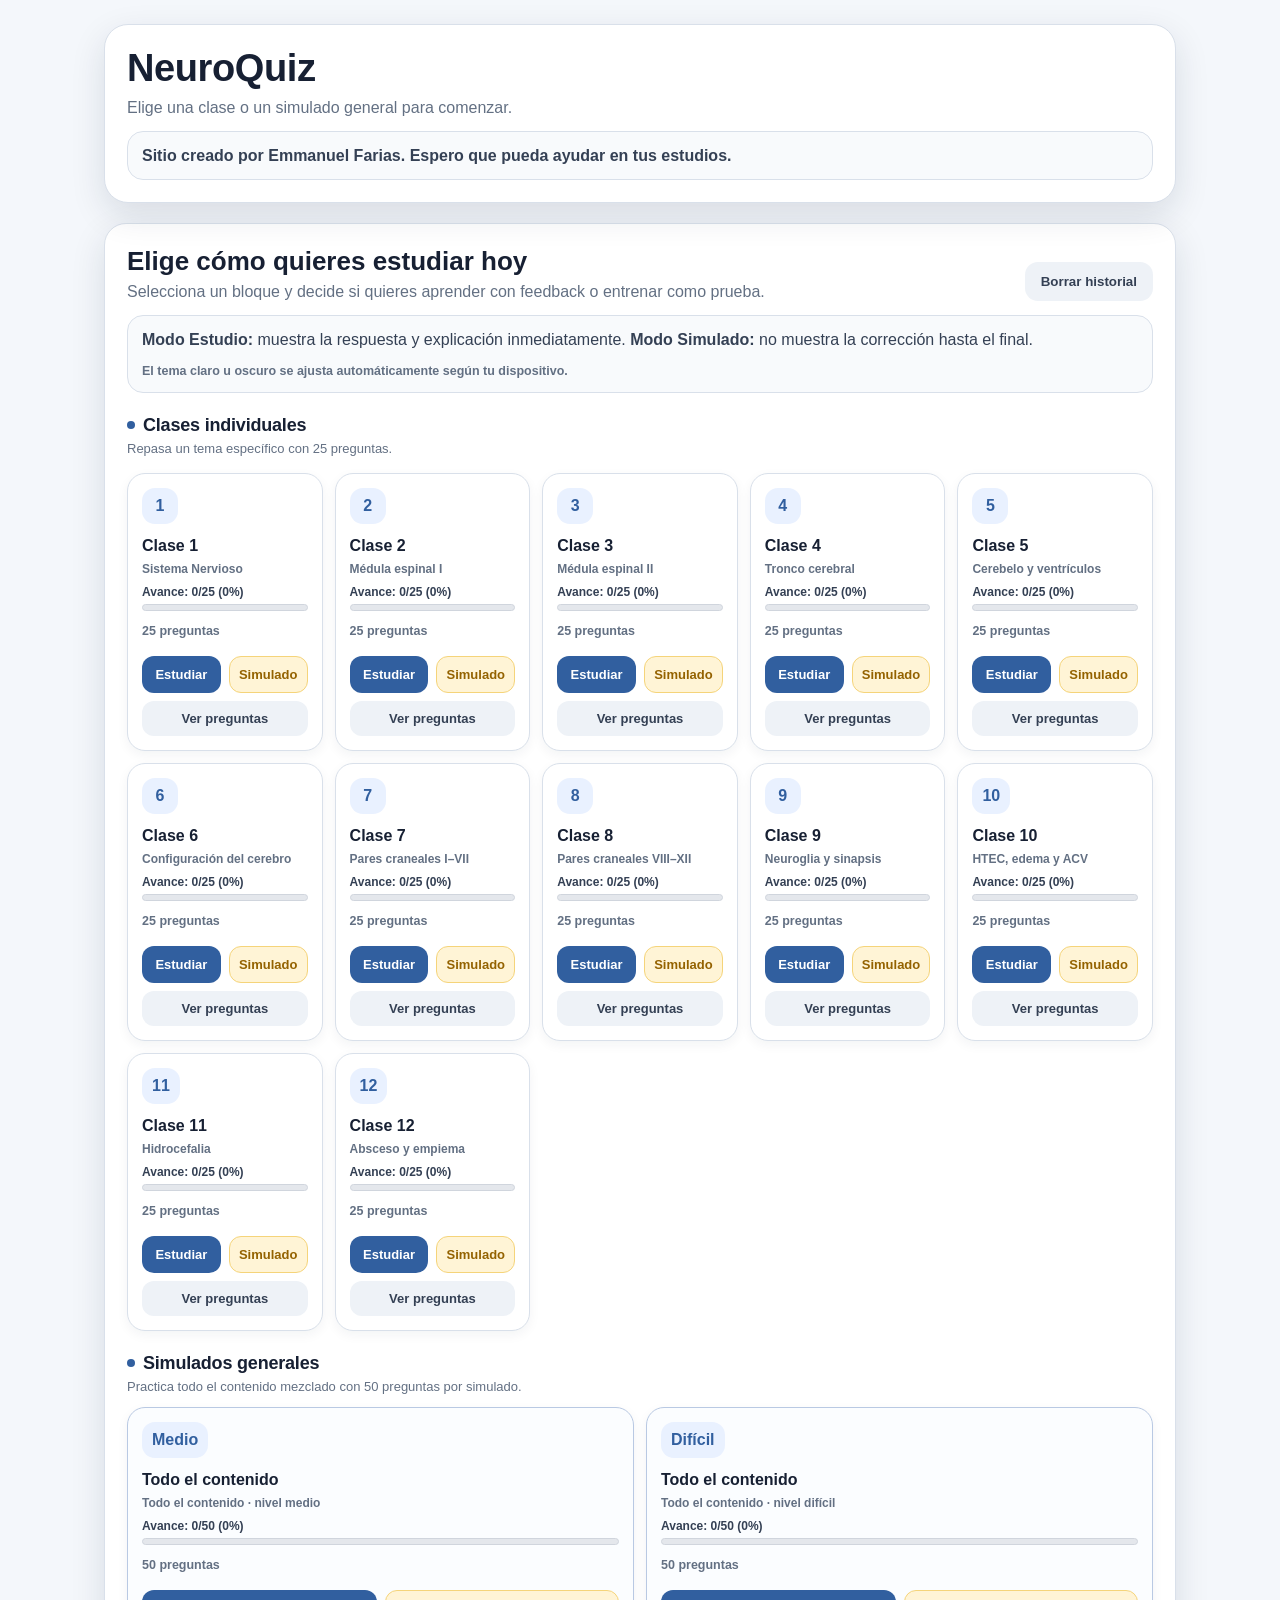
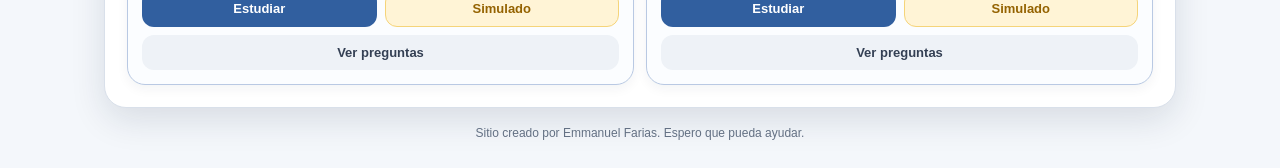
<file: index.html.html>
<!DOCTYPE html>
<html lang="es">
<head>
<meta charset="UTF-8" />
<meta name="viewport" content="width=device-width, initial-scale=1.0" />
<title>NeuroQuiz - progreso y tema automático</title>
<style>
:root {
  --bg:#f4f7fb; --card:#ffffff; --ink:#172033; --muted:#637083; --line:#d9e0ea;
  --primary:#315f9f; --primary2:#e9f1ff; --accent:#203a62; --good:#147545; --bad:#b42318; --warn:#946200;
  --shadow:0 12px 35px rgba(20,35,60,.12); --radius:22px;
}
*{box-sizing:border-box}
body{margin:0;font-family:Inter,Arial,Helvetica,sans-serif;background:var(--bg);color:var(--ink)}
.wrap{max-width:1120px;margin:0 auto;padding:24px}
.hero{background:#fff;color:var(--ink);border:1px solid var(--line);border-radius:24px;padding:22px;box-shadow:var(--shadow);position:relative;overflow:hidden}
.hero h1{margin:0 0 6px;font-size:clamp(26px,4vw,38px);letter-spacing:-.4px}
.hero p{margin:6px 0;line-height:1.45;color:var(--muted);max-width:840px}
.panel{margin-top:20px;background:var(--card);border:1px solid var(--line);border-radius:var(--radius);box-shadow:var(--shadow);padding:22px}
.menuTitle{display:flex;justify-content:space-between;gap:12px;flex-wrap:wrap;align-items:flex-end}
.menuTitle h2{margin:0;font-size:26px}
.menuTitle p{margin:6px 0 0;color:var(--muted)}
.creatorNote{margin-top:12px;padding:12px 14px;border:1px solid var(--line);border-radius:16px;background:#f8fafc;color:#344054;font-weight:700;line-height:1.45}
.groupTitle{margin:22px 0 4px;font-size:18px;letter-spacing:-.2px;color:#172033;display:flex;align-items:center;gap:8px}
.groupTitle:before{content:"";width:8px;height:8px;border-radius:999px;background:var(--primary);display:inline-block}
.groupHint{margin:0;color:var(--muted);font-size:13px;line-height:1.35}
.grid{display:grid;grid-template-columns:repeat(auto-fit,minmax(190px,1fr));gap:12px;margin-top:16px}
.generalGrid{grid-template-columns:repeat(auto-fit,minmax(260px,1fr));margin-top:12px}
.square{min-height:172px;border:1px solid var(--line);background:#fff;border-radius:18px;padding:14px;box-shadow:0 4px 12px rgba(20,35,60,.05);transition:.16s ease;display:flex;flex-direction:column;justify-content:space-between;gap:12px}
.square:hover{transform:translateY(-2px);border-color:#8fb0df;box-shadow:0 12px 25px rgba(20,35,60,.12)}
.square.general{border-color:#b9c9e3;background:#fbfdff}
.square .num{min-width:36px;height:36px;border-radius:13px;background:var(--primary2);color:var(--primary);display:inline-grid;place-items:center;font-weight:900;padding:0 10px}
.square h3{font-size:16px;margin:12px 0 6px;line-height:1.25}
.square p{margin:0;color:var(--muted);font-size:12.5px;line-height:1.35}
.square .cardSub{display:block;color:var(--muted);font-size:12px;line-height:1.25;margin-top:4px;font-weight:600}
.square.score-ok{background:#ecfdf3;border-color:#75d69d;box-shadow:0 8px 18px rgba(20,117,69,.12)}
.square.score-bad{background:#fff1f0;border-color:#f79991;box-shadow:0 8px 18px rgba(180,35,24,.10)}
.square.score-ok .num{background:#d1fadf;color:#067647}
.square.score-bad .num{background:#fee4e2;color:#b42318}
.cardActions{display:grid;grid-template-columns:1fr 1fr;gap:8px;margin-top:4px}
.cardActions .btn{padding:10px 9px;font-size:13px;border-radius:12px}
.cardActions .btn.view{grid-column:1 / -1;background:#eef2f7;color:#344054}
.topline{display:flex;justify-content:space-between;gap:12px;flex-wrap:wrap;align-items:center;margin-bottom:10px}
.pill{display:inline-flex;align-items:center;gap:8px;padding:8px 12px;border-radius:999px;background:var(--primary2);color:var(--primary);font-weight:800;font-size:14px}
.modeTag{display:inline-flex;margin-left:8px;align-items:center;padding:7px 10px;border-radius:999px;font-weight:800;font-size:13px;border:1px solid var(--line);background:#fff;color:#344054}
.modeTag.study{background:#ecfdf3;color:#147545;border-color:#abefc6}
.modeTag.exam{background:#fff4d6;color:#946200;border-color:#f5d47a}
.progressbar{height:12px;background:#eef2f7;border-radius:999px;overflow:hidden;margin:14px 0 4px}
.progressbar > div{height:100%;width:0%;background:linear-gradient(90deg,#315f9f,#67a4ff);transition:width .25s ease}
.question{font-size:22px;line-height:1.35;margin:18px 0 16px;font-weight:800}
.options{display:grid;gap:12px}
.option{width:100%;text-align:left;border:1px solid var(--line);background:#fff;border-radius:15px;padding:14px 16px;font-size:15.5px;line-height:1.34;cursor:pointer;transition:.14s ease;min-height:76px;display:flex;align-items:center}
.option:hover{border-color:#93a4ba;transform:translateY(-1px)}
.option.selected{background:#e9f1ff;border-color:#315f9f;box-shadow:0 0 0 2px rgba(49,95,159,.08)}
.option.correct{background:#ecfdf3;border-color:#75d69d}
.option.wrong{background:#fff1f0;border-color:#f79991}
.option.dim{opacity:.75}
.option:disabled{cursor:default;transform:none}
.feedback{display:none;margin-top:16px;border-radius:16px;padding:16px;border:1px solid var(--line);line-height:1.5}
.feedback.good{display:block;background:#ecfdf3;border-color:#abefc6}
.feedback.bad{display:block;background:#fff1f0;border-color:#fecdca}
.feedback.info{display:block;background:#f8fafc;border-color:var(--line)}
.feedback strong{display:block;margin-bottom:6px}
.actions{display:flex;gap:10px;flex-wrap:wrap;margin-top:18px}
.btn{border:0;background:var(--primary);color:#fff;font-weight:800;border-radius:13px;padding:12px 16px;cursor:pointer;transition:.12s ease}
.btn:hover{filter:brightness(.98);transform:translateY(-1px)}
.btn.secondary{background:#eef2f7;color:#344054}
.btn.warn{background:#fff4d6;color:var(--warn);border:1px solid #f5d47a}
.btn:disabled{opacity:.45;cursor:not-allowed;transform:none}
.hidden{display:none!important}
.stats{display:grid;grid-template-columns:repeat(auto-fit,minmax(180px,1fr));gap:14px;margin-top:16px}
.stat{background:#f8fafc;border:1px solid var(--line);border-radius:18px;padding:16px}
.stat h3{margin:0 0 6px;font-size:30px}
.stat p{margin:0;color:var(--muted)}
.review details{border:1px solid var(--line);border-radius:15px;background:#fff;padding:12px 14px;margin:10px 0}
.review summary{cursor:pointer;font-weight:800}
.topicTag{display:inline-flex;background:#eef2f7;color:#344054;border-radius:999px;padding:6px 10px;margin:5px 5px 0 0;font-size:12px;font-weight:700}
.small{font-size:13px;color:var(--muted)}
.footerNote{text-align:center;color:var(--muted);font-size:12px;margin:18px 0 4px}
.questionList{margin-top:18px;border:1px solid var(--line);border-radius:18px;background:#f8fafc;padding:14px;max-height:560px;overflow:auto}
.questionList h3{margin:2px 0 10px;font-size:18px}
.listItem{background:#fff;border:1px solid var(--line);border-radius:14px;padding:12px 14px;margin:10px 0;line-height:1.42}
.listItem .listQ{font-weight:800;margin-bottom:8px}
.listItem ol{margin:6px 0 0 22px;padding:0}
.listItem li{margin:5px 0}
.listTop{display:flex;justify-content:space-between;gap:10px;align-items:center;flex-wrap:wrap;margin-bottom:8px}
.modeHelp{margin:14px 0 0;padding:12px 14px;background:#f8fafc;border:1px solid var(--line);border-radius:16px;color:#344054;line-height:1.45}

.miniProgress{margin-top:8px;font-size:12px;color:#344054;font-weight:700}
.miniProgress .track{height:7px;background:#e4e7ec;border-radius:999px;overflow:hidden;margin-top:5px;border:1px solid #d0d5dd}
.miniProgress .fill{height:100%;background:linear-gradient(90deg,#315f9f,#67a4ff);border-radius:999px;width:0%}
.statusBadge{display:inline-flex;align-items:center;gap:5px;border-radius:999px;padding:5px 9px;font-size:12px;font-weight:900;border:1px solid var(--line)}
.statusBadge.ok{background:#ecfdf3;color:#067647;border-color:#75d69d}
.statusBadge.bad{background:#fff1f0;color:#b42318;border-color:#f79991}
.statusBadge.pending{background:#eef2f7;color:#667085;border-color:#d0d5dd}
.listItem.doneOk{border-color:#75d69d;background:#f6fef9}
.listItem.doneBad{border-color:#f79991;background:#fffbfa}
.listHead{display:flex;justify-content:space-between;gap:10px;align-items:flex-start;flex-wrap:wrap;margin-bottom:8px}
.listAnswerNote{font-size:13px;margin-top:8px;padding:8px 10px;border-radius:12px;background:#f8fafc;border:1px solid var(--line);color:#344054}
.listItem li.listCorrect{font-weight:900;color:#067647}
.listItem li.listWrong{font-weight:900;color:#b42318;text-decoration:line-through;text-decoration-thickness:1px}


.progressPanel{margin:12px 0 14px;border:1px solid var(--line);border-radius:18px;background:#f8fafc;padding:12px 14px}
.statsGrid{display:grid;grid-template-columns:repeat(4,minmax(90px,1fr));gap:8px;margin-bottom:10px}
.statBox{border:1px solid var(--line);border-radius:14px;background:#fff;padding:9px 10px;min-height:58px}
.statBox b{display:block;font-size:18px;line-height:1;color:var(--ink)}
.statBox span{display:block;margin-top:5px;font-size:11.5px;font-weight:800;color:var(--muted);text-transform:uppercase;letter-spacing:.3px}
.statBox.ok b{color:#067647}.statBox.bad b{color:#b42318}.statBox.pending b{color:#667085}
.progressLabel{display:flex;justify-content:space-between;gap:10px;align-items:center;font-size:13px;color:var(--muted);font-weight:800;margin-bottom:7px}
.progressLabel strong{color:var(--ink)}
.miniProgress .miniStats{display:flex;gap:7px;flex-wrap:wrap;margin-top:6px;font-size:11.5px;font-weight:800;color:var(--muted)}
.miniProgress .miniStats .ok{color:#067647}.miniProgress .miniStats .bad{color:#b42318}
.themeNote{margin-top:10px;font-size:12.5px;color:var(--muted);font-weight:700}
@media (prefers-color-scheme: dark){
  :root{
    --bg:#0b1120; --card:#101828; --ink:#f2f4f7; --muted:#98a2b3; --line:#263244;
    --primary:#8ab4f8; --primary2:#1d2b46; --accent:#c7d7fe; --good:#66d19e; --bad:#ff8a80; --warn:#ffd166;
    --shadow:0 14px 35px rgba(0,0,0,.34);
  }
  body{background:linear-gradient(180deg,#0b1120,#0f172a);color:var(--ink)}
  .hero,.panel{background:var(--card);border-color:var(--line)}
  .hero p,.menuTitle p,.groupHint,.small,.footerNote,.square p,.square .cardSub{color:var(--muted)}
  .creatorNote,.modeHelp,.questionList,.feedback.info,.listAnswerNote,.progressPanel{background:#111a2c;color:#d0d5dd;border-color:var(--line)}
  .groupTitle{color:var(--ink)}
  .square,.listItem,.review,.statBox,.option{background:#182235;color:var(--ink);border-color:var(--line)}
  .square.general{background:#16233a;border-color:#2d4263}
  .square:hover{border-color:#5585c4;box-shadow:0 14px 28px rgba(0,0,0,.32)}
  .btn.secondary,.cardActions .btn.view{background:#1d2939;color:#e4e7ec;border:1px solid var(--line)}
  .btn.warn{background:#ad7800;color:#fff}
  .modeTag{background:#182235;color:#e4e7ec;border-color:var(--line)}
  .modeTag.study{background:rgba(20,117,69,.22);color:#7ee2ac;border-color:rgba(126,226,172,.35)}
  .modeTag.exam{background:rgba(148,98,0,.25);color:#ffd166;border-color:rgba(255,209,102,.35)}
  .progressbar,.miniProgress .track{background:#263244;border-color:#334155}
  .progressbar > div,.miniProgress .fill{background:linear-gradient(90deg,#8ab4f8,#67e8f9)}
  .option:hover{border-color:#6ea8fe;background:#1c2940}
  .option.selected{background:#1d2b46;border-color:#8ab4f8;box-shadow:0 0 0 2px rgba(138,180,248,.14)}
  .option.correct,.feedback.good,.listItem.doneOk,.square.score-ok{background:rgba(20,117,69,.18);border-color:rgba(126,226,172,.55)}
  .option.wrong,.feedback.bad,.listItem.doneBad,.square.score-bad{background:rgba(180,35,24,.18);border-color:rgba(255,138,128,.55)}
  .square.score-ok .num{background:rgba(20,117,69,.24);color:#7ee2ac}.square.score-bad .num{background:rgba(180,35,24,.24);color:#ff8a80}
  .statusBadge.ok{background:rgba(20,117,69,.22);color:#7ee2ac;border-color:rgba(126,226,172,.45)}
  .statusBadge.bad{background:rgba(180,35,24,.22);color:#ff8a80;border-color:rgba(255,138,128,.45)}
  .statusBadge.pending{background:#1d2939;color:#cbd5e1;border-color:#334155}
  .listItem li.listCorrect,.miniProgress .miniStats .ok,.statBox.ok b{color:#7ee2ac}
  .listItem li.listWrong,.miniProgress .miniStats .bad,.statBox.bad b{color:#ff8a80}
  .statBox.pending b{color:#cbd5e1}
}
@media(max-width:760px){.statsGrid{grid-template-columns:repeat(2,1fr)}}

@media(max-width:620px){.wrap{padding:14px}.hero{padding:20px}.panel{padding:16px}.grid{grid-template-columns:1fr;gap:10px}.square{min-height:auto;padding:13px}.question{font-size:19px}.cardActions{grid-template-columns:1fr}.cardActions .btn.view{grid-column:auto}}
</style>
</head>
<body>
<div class="wrap">
  <section class="hero">
    <h1>NeuroQuiz</h1>
    <p>Elige una clase o un simulado general para comenzar.</p>
    <div class="creatorNote">Sitio creado por Emmanuel Farias. Espero que pueda ayudar en tus estudios.</div>
  </section>

  <section id="menu" class="panel">
    <div class="menuTitle">
      <div>
        <h2>Elige cómo quieres estudiar hoy</h2>
        <p>Selecciona un bloque y decide si quieres aprender con feedback o entrenar como prueba.</p>
      </div>
      <button class="btn secondary" onclick="clearHistory()">Borrar historial</button>
    </div>
    <div class="modeHelp"><b>Modo Estudio:</b> muestra la respuesta y explicación inmediatamente. <b>Modo Simulado:</b> no muestra la corrección hasta el final.<div class="themeNote">El tema claro u oscuro se ajusta automáticamente según tu dispositivo.</div></div>
    <h3 class="groupTitle">Clases individuales</h3>
    <p class="groupHint">Repasa un tema específico con 25 preguntas.</p>
    <div id="classCards" class="grid"></div>
    <h3 class="groupTitle">Simulados generales</h3>
    <p class="groupHint">Practica todo el contenido mezclado con 50 preguntas por simulado.</p>
    <div id="generalCards" class="grid generalGrid"></div>
  </section>

  <section id="quiz" class="panel hidden">
    <div class="topline">
      <div>
        <span id="quizPill" class="pill"></span><span id="modePill" class="modeTag"></span>
        <div id="quizSub" class="small" style="margin-top:8px"></div>
      </div>
      <button class="btn secondary" onclick="backToMenu()">Volver al menú</button>
    </div>
    <div class="progressPanel">
      <div id="progressText"></div>
      <div class="progressbar"><div id="bar"></div></div>
    </div>
    <div id="question" class="question"></div>
    <div id="options" class="options"></div>
    <div id="feedback" class="feedback"></div>
    <div id="questionList" class="questionList hidden"></div>
    <div class="actions">
      <button id="nextBtn" class="btn" onclick="nextQuestion()" disabled>Siguiente</button>
      <button id="listBtn" class="btn secondary" onclick="toggleQuestionList()">Ver todas las preguntas</button>
      <button class="btn warn" onclick="restartCurrent()">Reiniciar este bloque</button>
    </div>
  </section>

  <section id="result" class="panel hidden">
    <div class="topline">
      <div><span id="resultPill" class="pill"></span><span id="resultMode" class="modeTag"></span><p class="small" id="resultSub"></p></div>
      <button class="btn secondary" onclick="backToMenu()">Volver al menú</button>
    </div>
    <h2 id="resultTitle" style="margin:8px 0 0"></h2>
    <div class="stats"><div class="stat"><h3 id="scorePct"></h3><p>Porcentaje</p></div><div class="stat"><h3 id="scoreNum"></h3><p>Aciertos</p></div><div class="stat"><h3 id="scoreMsg"></h3><p>Diagnóstico</p></div></div>
    <div id="topicResults" style="margin-top:16px"></div>
    <div class="actions"><button class="btn" onclick="restartCurrent()">Intentar de nuevo</button><button class="btn secondary" onclick="backToMenu()">Elegir otro bloque</button></div>
    <div id="review" class="review"></div>
  </section>
  <div class="footerNote">Sitio creado por Emmanuel Farias. Espero que pueda ayudar.</div>
</div>
<script>
const SECTIONS = [{"key":"clase1","title":"Clase 1","subtitle":"Sistema Nervioso: generalidades, SNC/SNP, SNA/SNE, meninges y LCR","level":"25 preguntas","questions":[{"q":"Un estudiante afirma que “cerebro” y “encéfalo” son sinónimos. ¿Cuál corrección es más precisa según la clase?","exp":"La trampa es confundir el todo con una parte: encéfalo es el conjunto intracraneal; cerebro corresponde principalmente a telencéfalo y diencéfalo.","topic":"Generalidades","options":["El cerebro incluye encéfalo, médula y nervios periféricos; el encéfalo solo incluye telencéfalo.","El encéfalo corresponde exclusivamente al telencéfalo y diencéfalo.","El encéfalo incluye cerebro, tronco encefálico y cerebelo; el cerebro es solo una parte del encéfalo.","El cerebro es la parte inferior del encéfalo formada por puente, bulbo y cerebelo."],"answer":2,"id":"clase1_01"},{"q":"¿Cuál opción describe mejor al sistema nervioso periférico?","exp":"El SNP es más amplio que “nervios”: incluye ganglios, plexos entéricos y receptores sensoriales.","topic":"SNP","options":["Somático: vías sensitivas y motoras voluntarias esqueléticas.","Entérico: plexos digestivos con autonomía parcial.","SNC: encéfalo, médula, meninges y tractos internos.","SNP: nervios, ganglios, receptores y plexos fuera del SNC."],"answer":3,"id":"clase1_02"},{"q":"El sistema nervioso somático se diferencia del autónomo porque principalmente:","exp":"El somático se vincula con músculo esquelético y movimientos voluntarios; el autónomo regula vísceras y glándulas.","topic":"SNS/SNA","options":["Regula vísceras mediante simpático y parasimpático.","Modula plexos entéricos y secreciones digestivas.","Controla músculo liso, cardíaco y glándulas.","Músculo esquelético voluntario."],"answer":3,"id":"clase1_03"},{"q":"El SNE puede actuar solo, pero también recibe influencia del SNA. ¿Cuál opción interpreta mejor esta relación?","exp":"El SNE puede generar reflejos gastrointestinales propios. El SNA no lo reemplaza: lo modula; el simpático suele inhibir y el parasimpático suele estimular motilidad y secreción.","topic":"SNE","options":["El SNE solo conduce sensibilidad dolorosa, sin regular motilidad ni secreción.","El SNA elimina la autonomía del SNE y controla todos sus reflejos.","El SNE depende totalmente del tálamo para cada reflejo intestinal.","El SNE actúa solo, pero el simpático inhibe y el parasimpático estimula."],"answer":3,"id":"clase1_04"},{"q":"En el sistema nervioso entérico, el plexo mientérico de Auerbach participa principalmente en:","exp":"Auerbach se relaciona sobre todo con motilidad intestinal. Meissner se asocia más con secreción y flujo sanguíneo de la submucosa.","topic":"SNE","options":["Secreción intestinal y control fino del flujo sanguíneo.","Motilidad intestinal y coordinación del peristaltismo.","Producción de LCR dentro de los ventrículos laterales.","Conducción auditiva desde la cóclea hasta el tronco cerebral."],"answer":1,"id":"clase1_05"},{"q":"Desde la superficie hacia el tejido nervioso, el orden correcto de las meninges es:","exp":"La duramadre es la más externa, la aracnoides queda intermedia y la piamadre está íntimamente relacionada con el tejido nervioso.","topic":"Meninges","options":["Duramadre, aracnoides y piamadre.","Aracnoides, piamadre y duramadre.","Duramadre, piamadre y aracnoides.","Piamadre, aracnoides y duramadre."],"answer":0,"id":"clase1_06"},{"q":"Sobre el líquido cefalorraquídeo, ¿cuál afirmación es más adecuada?","exp":"El LCR es claro, casi acelular y ayuda a proteger el SNC, además de transportar pequeñas cantidades de sustancias necesarias para neuronas y neuroglia.","topic":"LCR","options":["Está limitado al espacio epidural y no circula en ventrículos.","Se produce solo cuando la presión intracraneana aumenta.","Protege al SNC y transporta pequeñas cantidades de sustancias.","Es rico en células y normalmente tiene más de 100 células/cc."],"answer":2,"id":"clase1_07"},{"q":"La formación del LCR ocurre principalmente en:","exp":"Las granulaciones aracnoideas participan en el drenaje, no en la producción principal.","topic":"LCR","options":["Espacio epidural, por filtración de grasa y tejido conectivo.","Granulaciones aracnoideas, alrededor del 70–80%.","Plexos coroideos, alrededor del 70–80% del total.","Núcleos basales, por secreción dopaminérgica."],"answer":2,"id":"clase1_08"},{"q":"¿Cuál afirmación sobre la producción diaria de LCR es la más correcta?","exp":"El volumen total es cercano a 150 ml, pero la producción diaria es mayor porque se renueva 3–4 veces.","topic":"LCR","options":["Se producen cerca de 480–500 ml/día y el LCR se renueva varias veces por día.","Se producen 15 ml/día y no se renueva en el adulto.","Se producen 1500 ml/día y todo queda dentro de los ventrículos.","La producción diaria equivale exactamente al volumen total de 150 ml."],"answer":0,"id":"clase1_09"},{"q":"¿Cuál secuencia representa mejor la circulación normal del LCR?","exp":"El LCR pasa de los ventrículos laterales al tercer ventrículo, luego al cuarto, y sale al espacio subaracnoideo por Luschka y Magendie.","topic":"LCR","options":["Plexo submucoso → acueducto de Silvio → cisterna lumbar.","Laterales → tercer ventrículo → cuarto → espacio subaracnoideo.","Cuarto ventrículo → tercero → laterales → espacio epidural.","Espacio epidural → laterales → cuarto → seno venoso dural."],"answer":1,"id":"clase1_10"},{"q":"La SLYM fue mencionada en la clase como una estructura relacionada con:","exp":"SLYM se presentó como una membrana subaracnoidea tipo linfática, con función de barrera y posible monitoreo de inflamación o infección.","topic":"Meninges","options":["Barrera subaracnoidea y vigilancia de inflamación/infección.","Regulación de la motilidad por los plexos entéricos.","Conducción vestibular desde el oído interno al cerebelo.","Producción principal de LCR en los plexos coroideos."],"answer":0,"id":"clase1_11"},{"q":"La neuroglia se caracteriza por:","exp":"La neurona realiza funciones excitables específicas; la neuroglia cumple soporte, nutrición y protección.","topic":"Histología","options":["Genera impulsos como unidad funcional principal.","Forma exclusivamente ganglios periféricos sensitivos.","Sostiene, nutre y protege neuronas.","Reemplaza a neuronas en la conducción motora."],"answer":2,"id":"clase1_12"},{"q":"¿Cuál frase resume mejor la función global del sistema nervioso?","exp":"La clase destaca que el sistema nervioso controla la relación con el medio externo e integra el medio interno como un todo.","topic":"Generalidades","options":["Actúa solo sobre músculo esquelético y movimientos voluntarios.","Integra el medio interno y la relación con el ambiente externo.","Produce hormonas y reemplaza por completo al sistema endócrino.","Regula únicamente la digestión mediante el plexo submucoso."],"answer":1,"id":"clase1_13"},{"q":"¿Qué estructura NO pertenece al SNC?","exp":"Los ganglios son masas de cuerpos neuronales del SNP; encéfalo, médula y cerebelo pertenecen al SNC.","topic":"SNC/SNP","options":["Ganglio sensitivo espinal.","Médula espinal.","Encéfalo.","Cerebelo."],"answer":0,"id":"clase1_14"},{"q":"Respecto al SNA, la opción más adecuada es:","exp":"El SNA regula músculo liso, cardiaco y glándulas; no es sinónimo de SNE aunque lo modula.","topic":"SNA","options":["Activa solo músculos esqueléticos voluntarios.","Regula vísceras y glándulas involuntarias.","Conduce solo sensibilidad cutánea consciente.","Equivale al sistema entérico intestinal."],"answer":1,"id":"clase1_15"},{"q":"Durante la neurulación, ¿qué secuencia describe mejor la formación del tubo neural?","exp":"El cierre del tubo neural deriva del ectodermo y sigue el patrón placa–surco–tubo neural.","topic":"Embriología","options":["Placa neural → surco neural → tubo neural, con participación del ectodermo.","Cresta neural → notocorda → somitas, con origen endodérmico.","Mesodermo lateral → tubo neural → placa neural, sin surco intermedio.","Aracnoides → piamadre → tubo neural, por plegamiento meníngeo."],"answer":0,"id":"clase1_16"},{"q":"¿En qué periodo ocurre principalmente la formación del tubo neural?","exp":"La guía ubica la formación del tubo neural entre la tercera y cuarta semana.","topic":"Embriología","options":["Entre los meses 3 y 4 de gestación.","Entre las semanas 3 y 4 de gestación.","Desde el nacimiento hasta la adolescencia.","Solo en el segundo trimestre tardío."],"answer":1,"id":"clase1_17"},{"q":"¿Cuál afirmación diferencia mejor tubo neural y cresta neural?","exp":"El tubo neural es la base del SNC; la cresta neural contribuye a estructuras periféricas.","topic":"Embriología","options":["Ambos forman solamente tejido muscular de extremidades.","El tubo neural origina huesos; la cresta neural origina LCR.","El tubo neural origina SNC; la cresta neural aporta estructuras periféricas.","La cresta neural forma solo ventrículos, sin relación con SNP."],"answer":2,"id":"clase1_18"},{"q":"En el desarrollo encefálico, el prosencéfalo se divide principalmente en:","exp":"El prosencéfalo origina telencéfalo y diencéfalo; el rombencéfalo origina metencéfalo y mielencéfalo.","topic":"Embriología","options":["Mesencéfalo y mielencéfalo.","Metencéfalo y mielencéfalo.","Telencéfalo y diencéfalo.","Puente y bulbo raquídeo."],"answer":2,"id":"clase1_19"},{"q":"La mielinización del sistema nervioso se caracteriza porque:","exp":"La guía describe mielinización desde nacimiento hasta años después, con desarrollo postnatal continuo.","topic":"Desarrollo","options":["Finaliza por completo antes de la formación del tubo neural.","Es un proceso postnatal y puede continuar años después del nacimiento.","Ocurre solo en el espacio subaracnoideo por acción de meninges.","Depende únicamente de neuronas motoras, no de células gliales."],"answer":1,"id":"clase1_20"},{"q":"Según su estructura, una neurona multipolar se reconoce por presentar:","exp":"La neurona multipolar tiene un axón y varias dendritas, patrón típico de muchas neuronas motoras.","topic":"Histología","options":["Un axón y múltiples dendritas.","Dos axones y ninguna dendrita.","Solo una prolongación sin soma visible.","Un dendrita única y ausencia de axón."],"answer":0,"id":"clase1_21"},{"q":"En el SNP, la mielina es producida principalmente por:","exp":"Oligodendrocitos mielinizan en SNC; células de Schwann lo hacen en SNP.","topic":"Histología","options":["Astrocitos fibrosos.","Células de Schwann.","Células ependimarias.","Microglía activada."],"answer":1,"id":"clase1_22"},{"q":"Los nodos de Ranvier son importantes porque:","exp":"Los nodos son interrupciones de mielina donde se concentra la conducción saltatoria.","topic":"Mielina","options":["Interrumpen la mielina y favorecen la conducción saltatoria.","Producen LCR dentro de los ventrículos laterales.","Forman la barrera aracnoidea del espacio subdural.","Constituyen ganglios sensitivos del sistema periférico."],"answer":0,"id":"clase1_23"},{"q":"¿Cuál opción relaciona correctamente meninges y espacios?","exp":"El espacio epidural espinal contiene grasa y vasos entre periostio del conducto vertebral y duramadre.","topic":"Meninges","options":["Epidural espinal: entre periostio vertebral y duramadre.","Subaracnoideo: entre duramadre y hueso craneal.","Piamadre: capa externa separada del SNC por grasa.","Aracnoides: capa profunda adherida al tejido nervioso."],"answer":0,"id":"clase1_24"},{"q":"¿Cuál función del LCR NO debe confundirse con una función endocrina?","exp":"El LCR protege, amortigua, participa en nutrición/desechos y homeostasis, pero no reemplaza funciones hormonales.","topic":"LCR","options":["Amortiguar el SNC y ayudar a mantener su homeostasis.","Producir hormonas hipofisarias hacia la sangre.","Sustituir la función de la barrera hematoencefálica.","Activar directamente la contracción del músculo liso."],"answer":0,"id":"clase1_25"}]},{"key":"clase2","title":"Clase 2","subtitle":"Médula espinal 1ra parte: anatomía, raíces, sustancia gris y láminas de Rexed","level":"25 preguntas","questions":[{"q":"La médula espinal se extiende anatómicamente desde:","exp":"La médula no ocupa todo el conducto vertebral; termina cerca de L1–L2 en el adulto.","topic":"Médula anatómica","options":["El foramen magno hasta el nivel de L1–L2 aproximadamente.","El acueducto de Silvio hasta S5.","C1 hasta Co1 exclusivamente.","El puente hasta el tercer ventrículo."],"answer":0,"id":"clase2_01"},{"q":"¿Cuál es la función central de la médula espinal según la clase?","exp":"La médula es vía de entrada sensorial y salida motora; también organiza reflejos.","topic":"Funciones medulares","options":["Produce LCR y modula la vía auditiva.","Controla solo movimientos oculares finos.","Conducción y reflejos espinales.","Integra lenguaje y memoria temporal."],"answer":2,"id":"clase2_02"},{"q":"El número total de pares de nervios raquídeos es:","exp":"Son 8 cervicales, 12 torácicos, 5 lumbares, 5 sacros y 1 coccígeo.","topic":"Nervios raquídeos","options":["33 pares.","24 pares.","31 pares.","12 pares."],"answer":2,"id":"clase2_03"},{"q":"La distribución correcta de nervios espinales es:","exp":"La trampa común es igualar vértebras cervicales con nervios cervicales: hay 8 nervios cervicales.","topic":"Nervios raquídeos","options":["12 cervicales, 8 torácicos, 5 lumbares, 5 sacros y 1 coccígeo.","8 cervicales, 12 torácicos, 5 lumbares, 5 sacros y 1 coccígeo.","7 cervicales, 12 torácicos, 5 lumbares, 5 sacros y 2 coccígeos.","8 cervicales, 10 torácicos, 6 lumbares, 5 sacros y 2 coccígeos."],"answer":1,"id":"clase2_04"},{"q":"Las intumescencias medulares se relacionan con:","exp":"Las intumescencias cervical y lumbosacra corresponden a regiones de salida/entrada para miembros.","topic":"Médula anatómica","options":["Producción local de LCR.","Decusación sensitiva bulbar.","Formación de ventrículos laterales.","Aumento neuronal para miembros."],"answer":3,"id":"clase2_05"},{"q":"Según la clase, la intumescencia cervical se extiende aproximadamente entre:","exp":"C3–T2 corresponde a la intumescencia cervical; L1–S3 a la lumbosacra.","topic":"Médula anatómica","options":["T1–L2.","C3–T2.","C7–Co1.","L1–S3."],"answer":1,"id":"clase2_06"},{"q":"El filum terminal interno es:","exp":"La trampa es confundirlo con el filum terminal externo o ligamento coccígeo, asociado a duramadre.","topic":"Filum terminal","options":["Prolongación de la duramadre desde S2 hasta Co1.","Raíz motora que sale por el surco posterolateral.","Continuación de la piamadre desde el cono medular hasta S2.","Cordón de sustancia blanca que asciende al tálamo."],"answer":2,"id":"clase2_07"},{"q":"Las raíces o raicillas anteriores de la médula forman principalmente:","exp":"Lo anterior/ventral se asocia con salida motora; lo posterior/dorsal con entrada sensitiva.","topic":"Raíces medulares","options":["La porción motora de los nervios espinales.","Los plexos coroideos.","Los ganglios sensitivos dorsales.","La porción sensitiva de los nervios espinales."],"answer":0,"id":"clase2_08"},{"q":"Los surcos posterolaterales marcan:","exp":"La trampa es confundir posterolateral con anterolateral: dorsal entra sensibilidad, ventral sale motor.","topic":"Configuración externa","options":["Salida de las raíces ventrales motoras.","Entrada de las raíces dorsales de los nervios espinales.","Decusación del fascículo corticoespinal lateral.","Límite entre tálamo e hipotálamo."],"answer":1,"id":"clase2_09"},{"q":"La fisura media anterior se localiza en:","exp":"La fisura media anterior es ventral y profunda; el surco medio posterior es dorsal y menos profundo.","topic":"Configuración externa","options":["Piso pontino; surco basilar.","Canal central; vestigio neural.","Cara dorsal; surco superficial.","Cara ventral; fisura profunda."],"answer":3,"id":"clase2_10"},{"q":"La sustancia gris medular está compuesta principalmente por:","exp":"La sustancia blanca contiene fibras; la gris contiene cuerpos neuronales y glía.","topic":"Sustancia gris","options":["Cuerpos neuronales y células de sostén.","LCR y células ependimarias exclusivamente.","Fibras mielínicas ascendentes solamente.","Vasos sanguíneos y grasa epidural."],"answer":0,"id":"clase2_11"},{"q":"La comisura gris queda dividida por:","exp":"El canal ependimario es vestigio del tubo neural y atraviesa la comisura gris.","topic":"Sustancia gris","options":["El conducto ependimario o epéndimo medular.","La fisura media anterior.","El foramen de Monro.","El surco basilar."],"answer":0,"id":"clase2_12"},{"q":"Las láminas I a IV de Rexed se relacionan principalmente con:","exp":"Las láminas dorsales iniciales reciben sensibilidad exteroceptiva.","topic":"Rexed","options":["Autonomía visceral: secreción y flujo intestinal.","Dolor, temperatura, tacto y presión.","Motricidad: neuronas del asta anterior.","Propiocepción: músculos, huesos y articulaciones."],"answer":1,"id":"clase2_13"},{"q":"Las láminas V y VI de Rexed reciben información vinculada especialmente con:","exp":"Huesos, músculos, articulaciones y ligamentos se asocian a propiocepción.","topic":"Rexed","options":["Motricidad del asta anterior.","Dolor y temperatura de la piel.","Propiocepción osteomuscular.","Gusto y olfato corticales."],"answer":2,"id":"clase2_14"},{"q":"La lámina IX de Rexed se relaciona principalmente con:","exp":"La lámina IX se ubica funcionalmente en el componente motor de la asta anterior.","topic":"Rexed","options":["Producción de mielina por oligodendrocitos.","Drenaje de LCR al seno venoso.","Integración olfatoria cortical.","Actividad motora del asta anterior."],"answer":3,"id":"clase2_15"},{"q":"La cauda equina se forma porque:","exp":"Como la médula termina en L1–L2, raíces inferiores descienden dentro del conducto vertebral.","topic":"Cauda equina","options":["Las raíces lumbares y sacras descienden antes de salir por sus forámenes.","El filum terminal externo se transforma en sustancia gris lumbar.","Las meninges se cierran por encima del foramen magno.","Los ventrículos laterales se prolongan dentro del canal vertebral."],"answer":0,"id":"clase2_16"},{"q":"El cono medular corresponde a:","exp":"El cono medular es el extremo inferior de la médula, de donde continúa el filum terminale.","topic":"Cono medular","options":["La terminación inferior de la médula espinal adulta.","El ensanchamiento cervical de C3 a T2.","Una raíz motora que sale por el surco dorsal.","El plexo venoso externo de la duramadre."],"answer":0,"id":"clase2_17"},{"q":"El ligamento dentado se considera importante porque:","exp":"El ligamento dentado es extensión de piamadre y ayuda a mantener la médula centrada.","topic":"Meninges espinales","options":["Produce LCR desde el plexo coroideo espinal.","Fija lateralmente la médula al saco dural.","Forma la raíz ventral de cada nervio espinal.","Comunica el tercer con el cuarto ventrículo."],"answer":1,"id":"clase2_18"},{"q":"En la sustancia gris medular, el asta lateral se relaciona sobre todo con:","exp":"Las astas laterales contienen neuronas autonómicas, especialmente simpáticas toracolumbares.","topic":"Sustancia gris","options":["Neuronas del sistema nervioso autónomo.","Cuerpos geniculados del tálamo.","Células de Purkinje cerebelosas.","Plexos coroideos ventriculares."],"answer":0,"id":"clase2_19"},{"q":"¿Qué afirmación sobre la salida de los nervios cervicales es correcta?","exp":"La guía remarca la excepción cervical: existe C8 aunque solo hay siete vértebras cervicales.","topic":"Nervios espinales","options":["C1 a C7 salen por encima de su vértebra; C8 sale por debajo de C7.","Todos los nervios cervicales salen por debajo de la vértebra homónima.","Solo C1 sale por debajo de C2 y el resto por el sacro.","C8 sale por encima de C7 y por eso hay ocho vértebras cervicales."],"answer":0,"id":"clase2_20"},{"q":"La sustancia blanca medular se divide anatómicamente en:","exp":"La sustancia blanca rodea la gris y se organiza en cordones con tractos ascendentes/descendentes.","topic":"Sustancia blanca","options":["Cordones posterior, lateral y anterior.","Folias superior, inferior y anterior.","Astas dorsal, ventral y lateral.","Capas molecular, Purkinje y granular."],"answer":0,"id":"clase2_21"},{"q":"La lámina II de Rexed se conoce especialmente por participar en:","exp":"La lámina II o sustancia gelatinosa es clave en procesamiento del dolor.","topic":"Rexed","options":["Procesamiento del dolor en la sustancia gelatinosa.","Producción de mielina en la sustancia blanca.","Salida parasimpática del nervio vago.","Formación de los cuerpos geniculados."],"answer":0,"id":"clase2_22"},{"q":"La lámina X de Rexed se ubica principalmente:","exp":"La lámina X rodea el conducto central y participa en integración sensitivo-motora.","topic":"Rexed","options":["Rodeando el conducto ependimario central.","En la corteza visual primaria occipital.","Dentro de las pirámides del bulbo.","En el núcleo lenticular del telencéfalo."],"answer":0,"id":"clase2_23"},{"q":"Las motoneuronas alfa y gamma se localizan principalmente en:","exp":"La lámina IX contiene motoneuronas que inervan músculo esquelético.","topic":"Rexed","options":["Lámina IX del asta anterior.","Lámina II del asta posterior.","Núcleo grácil del bulbo.","Plexo submucoso intestinal."],"answer":0,"id":"clase2_24"},{"q":"El espacio subaracnoideo espinal se caracteriza por contener:","exp":"El espacio subaracnoideo contiene LCR y queda entre aracnoides y piamadre.","topic":"Meninges espinales","options":["Líquido cefalorraquídeo entre aracnoides y piamadre.","Grasa epidural entre cráneo y duramadre.","Cuerpos neuronales de ganglios sensitivos.","Fibras corticoespinales dentro de pirámides."],"answer":0,"id":"clase2_25"}]},{"key":"clase3","title":"Clase 3","subtitle":"Médula espinal 2da parte: vías ascendentes, descendentes y reflejos","level":"25 preguntas","questions":[{"q":"La sustancia blanca medular está constituida principalmente por:","exp":"La sustancia blanca se define por haces de fibras, en especial mielínicas.","topic":"Sustancia blanca","options":["Plexos coroideos, epéndimo ventricular y LCR.","Fibras nerviosas mielínicas, neuroglia y vasos sanguíneos.","Solo fibras amielínicas sensitivas sin glía.","Cuerpos neuronales, comisura gris y canal ependimario."],"answer":1,"id":"clase3_01"},{"q":"En las vías sensitivas somáticas, los somas de las neuronas de primer orden se ubican en:","exp":"La secuencia general es: 1er orden en ganglio sensitivo, 2do en SNC, 3ro en tálamo.","topic":"Vías sensitivas","options":["Ganglios sensitivos de los nervios espinales.","Asta anterior medular.","Tálamo contralateral.","Corteza somatosensitiva primaria."],"answer":0,"id":"clase3_02"},{"q":"La vía del cordón posterior–lemnisco medial transmite principalmente:","exp":"La trampa es la vía espinotalámica, que lleva dolor, temperatura y tacto grueso.","topic":"Cordón posterior","options":["Tacto fino y vibración consciente.","Dolor, temperatura y tacto grueso.","Equilibrio vestibular y tono extensor.","Motricidad voluntaria corticoespinal."],"answer":0,"id":"clase3_03"},{"q":"El fascículo grácil recibe información de:","exp":"Grácil se relaciona con miembro inferior; cuneiforme con miembro superior.","topic":"Cordón posterior","options":["Miembros superiores y hemicuerpo superior.","Lengua anterior y glándula parótida.","Cara y cavidad oral.","Miembros inferiores y hemicuerpo inferior."],"answer":3,"id":"clase3_04"},{"q":"El fascículo cuneiforme asciende hasta:","exp":"Los fascículos posteriores terminan en núcleos grácil y cuneiforme del bulbo.","topic":"Cordón posterior","options":["Núcleo cuneiforme en el bulbo raquídeo.","Núcleo rojo del mesencéfalo.","Núcleo caudado del telencéfalo.","Plexo mientérico del intestino."],"answer":0,"id":"clase3_05"},{"q":"La vía espinotalámica transmite principalmente sensibilidad:","exp":"Dolor y temperatura son típicos del sistema anterolateral/espinotalámico.","topic":"Espinotalámica","options":["Propioceptiva inconsciente exclusiva al cerebelo.","Motora voluntaria hacia músculos flexores.","Protopática: dolor, temperatura y tacto grueso.","Epicrítica: vibración y discriminación de dos puntos."],"answer":2,"id":"clase3_06"},{"q":"La vía espinotalámica asciende hacia el tálamo:","exp":"El segundo orden cruza la línea media y asciende contralateralmente.","topic":"Espinotalámica","options":["Ipsilateral durante todo su trayecto.","Contralateral al lado de ingreso de la primera neurona.","Sin cruzarse nunca en la médula.","Solo después de pasar por el cerebelo."],"answer":1,"id":"clase3_07"},{"q":"La vía espinocerebelosa posterior se caracteriza por:","exp":"La posterior va al cerebelo y no llega a la corteza cerebral; no es vía consciente.","topic":"Espinocerebelosa","options":["Cruza en médula; dolor y temperatura.","Cruza en bulbo; tacto fino consciente.","Desciende desde corteza; movimiento voluntario.","No cruza; propiocepción inconsciente."],"answer":3,"id":"clase3_08"},{"q":"La vía espinocerebelosa anterior:","exp":"La comparación clave: posterior no cruza; anterior tiene fibras cruzadas y no cruzadas.","topic":"Espinocerebelosa","options":["Desciende por el cordón anterior.","Fibras cruzadas y no cruzadas.","Nunca cruza, igual que la posterior.","Cruza solo en el quiasma óptico."],"answer":1,"id":"clase3_09"},{"q":"El tracto corticoespinal nace principalmente en:","exp":"El tracto corticoespinal es descendente motor voluntario de origen cortical.","topic":"Vías descendentes","options":["Núcleos vestibulares del puente y bulbo.","Plexo coroideo y granulaciones aracnoideas.","Lóbulos floculonodulares del cerebelo.","Cortezas motoras primaria/secundaria y corteza parietal."],"answer":3,"id":"clase3_10"},{"q":"En el bulbo, la mayoría de fibras corticoespinales:","exp":"La decusación piramidal origina principalmente el fascículo corticoespinal lateral.","topic":"Corticoespinal","options":["Entrarán al cerebelo por el pedúnculo medio.","No cruzan y forman exclusivamente el fascículo anterior.","Se cruzan y descienden como fascículo corticoespinal lateral.","Terminan en el núcleo geniculado lateral."],"answer":2,"id":"clase3_11"},{"q":"El tracto rubroespinal se asocia con:","exp":"La trampa es el vestíbuloespinal, que facilita extensores e inhibe flexores.","topic":"Rubroespinal","options":["Drenar LCR hacia senos venosos.","Transmitir audición consciente al lóbulo temporal.","Facilitar músculos flexores e inhibir extensores antigravitatorios.","Facilitar extensores e inhibir flexores para equilibrio."],"answer":2,"id":"clase3_12"},{"q":"El tracto vestíbuloespinal:","exp":"Los núcleos vestibulares reciben aferencias del oído y cerebelo y participan en equilibrio/postura.","topic":"Vestíbuloespinal","options":["Cruza; inhibe extensores antigravitatorios.","Extensores para equilibrio.","Cruza; facilita flexores distales.","No cruza; transmite tacto fino."],"answer":1,"id":"clase3_13"},{"q":"El fascículo tectoespinal se relaciona sobre todo con:","exp":"Tecto = techo mesencefálico/colículos; se relaciona con reflejos visuales posturales.","topic":"Tectoespinal","options":["Producción de dopamina en núcleo accumbens.","Sensibilidad protopática de miembros inferiores.","Movimientos posturales reflejos asociados a estímulos visuales.","Deglución y reflejo nauseoso."],"answer":2,"id":"clase3_14"},{"q":"Un reflejo espinal se define mejor como:","exp":"La clave es la respuesta involuntaria, muchas veces antes de la percepción consciente completa.","topic":"Arco reflejo","options":["Respuesta involuntaria por arco reflejo.","Percepción consciente en tálamo.","Movimiento voluntario de corteza motora.","Descarga dopaminérgica de recompensa."],"answer":0,"id":"clase3_15"},{"q":"La sensibilidad exteroceptiva consciente incluye principalmente:","exp":"La exterocepción consciente procede del mundo externo y permite percibir tacto, presión y temperatura.","topic":"Sensibilidad","options":["Tacto, presión, frío y calor provenientes del medio externo.","Hambre, sed y latido cardíaco sin percepción cortical.","Solo tono muscular antigravitatorio inconsciente.","Gusto posterior y secreción de glándula parótida."],"answer":0,"id":"clase3_16"},{"q":"La interocepción se refiere mejor a:","exp":"La interocepción informa sobre el estado interno corporal, muchas veces sin atención consciente.","topic":"Sensibilidad","options":["Percepción de estados internos como hambre, sed o necesidad de respirar.","Análisis visual de formas por el lóbulo occipital.","Conducción auditiva por el cuerpo geniculado medial.","Movimiento voluntario fino por tracto piramidal."],"answer":0,"id":"clase3_17"},{"q":"En la vía cordón posterior–lemnisco medial, la segunda neurona está en:","exp":"La primera neurona asciende al bulbo; allí sinapsa en núcleos grácil/cuneiforme.","topic":"Cordón posterior","options":["Núcleos grácil y cuneiforme del bulbo.","Asta anterior de todos los segmentos sacros.","Corteza visual primaria de la fisura calcarina.","Ganglio sensitivo espinal ipsilateral."],"answer":0,"id":"clase3_18"},{"q":"La tercera neurona de la sensibilidad corporal fina se ubica principalmente en:","exp":"Para sensibilidad corporal, la tercera neurona talámica se asocia al VPL.","topic":"Tálamo","options":["Núcleo ventral posterolateral del tálamo.","Núcleo dentado del cerebelo.","Núcleo coclear ventral.","Colículo superior mesencefálico."],"answer":0,"id":"clase3_19"},{"q":"La columna de Clarke se relaciona especialmente con:","exp":"La columna de Clarke, en lámina VII, participa en la vía espinocerebelosa posterior.","topic":"Espinocerebelosa","options":["Propiocepción inconsciente de la vía espinocerebelosa posterior.","Gusto de los dos tercios anteriores de la lengua.","Producción de LCR por los plexos coroideos.","Desviación de la úvula hacia el lado sano."],"answer":0,"id":"clase3_20"},{"q":"La vía espinocerebelosa posterior entra al cerebelo por:","exp":"La vía posterior asciende ipsilateral y entra por el pedúnculo cerebeloso inferior.","topic":"Espinocerebelosa","options":["Pedúnculo cerebeloso inferior.","Pedúnculo cerebral anterior.","Cuerpo geniculado lateral.","Foramen de Monro."],"answer":0,"id":"clase3_21"},{"q":"El tracto reticuloespinal se vincula mejor con:","exp":"El reticuloespinal modula actividad motora, tono y postura desde la formación reticular.","topic":"Vías descendentes","options":["Modulación del tono muscular y movimientos posturales.","Discriminación táctil fina consciente.","Gusto específico del tercio posterior lingual.","Drenaje del LCR hacia senos venosos."],"answer":0,"id":"clase3_22"},{"q":"El reflejo rotuliano es un ejemplo clásico de reflejo:","exp":"El reflejo rotuliano implica una sinapsis directa sensitiva-motora del reflejo miotático.","topic":"Reflejos","options":["Monosináptico de estiramiento.","Vestibular auditivo cortical.","Fotomotor consensual puro.","Neuroglandular parasimpático."],"answer":0,"id":"clase3_23"},{"q":"El reflejo de retirada al tocar algo caliente suele ser:","exp":"La retirada requiere interneuronas y coordinación flexora/extensora, por eso es polisináptica.","topic":"Reflejos","options":["Polisináptico, con participación de interneuronas.","Monosináptico, sin centro integrador medular.","Exclusivamente cortical y siempre voluntario.","Vestibular, mediado por el VIII par."],"answer":0,"id":"clase3_24"},{"q":"La arteria espinal anterior irriga principalmente:","exp":"La arteria espinal anterior desciende por la fisura media anterior e irriga 2/3 anteriores.","topic":"Vascularización","options":["Los dos tercios anteriores de la médula espinal.","El tercio posterior exclusivo de la médula.","La corteza visual occipital solamente.","Los ventrículos laterales y plexos coroideos."],"answer":0,"id":"clase3_25"}]},{"key":"clase4","title":"Clase 4","subtitle":"Tronco cerebral: bulbo, puente, mesencéfalo, núcleos y decusaciones","level":"25 preguntas","questions":[{"q":"El tronco cerebral está constituido por:","exp":"La división clásica del tronco es mesencéfalo, puente y bulbo.","topic":"Generalidades tronco","options":["Cerebelo, ventrículos laterales y núcleo caudado.","Mesencéfalo, puente/protuberancia y bulbo raquídeo.","Médula espinal, ganglios espinales y plexos entéricos.","Tálamo, hipotálamo y epitálamo."],"answer":1,"id":"clase4_01"},{"q":"Una función fundamental del tronco cerebral es:","exp":"Además de vía de paso, contiene centros vitales y núcleos de pares craneales III–XII.","topic":"Funciones tronco","options":["Controla solo la motricidad manual.","Forma el sistema de recompensa.","Vías y centros vitales.","Produce la mayor parte del LCR."],"answer":2,"id":"clase4_02"},{"q":"El bulbo raquídeo conecta:","exp":"El bulbo es la porción inferior del tronco, entre puente y médula.","topic":"Bulbo","options":["El tálamo con el tercer ventrículo.","La cápsula interna con el núcleo accumbens.","El puente por arriba con la médula espinal por abajo.","El cerebelo con el lóbulo occipital."],"answer":2,"id":"clase4_03"},{"q":"En la cara anterior del bulbo, las pirámides se ubican:","exp":"Las pirámides son tumefacciones anteriores relacionadas con fibras corticoespinales.","topic":"Bulbo","options":["A cada lado de la fisura media anterior.","En el techo del mesencéfalo.","Lateral a los pedúnculos cerebelosos medios.","Posterior a las olivas y dentro del cuarto ventrículo."],"answer":0,"id":"clase4_04"},{"q":"Las olivas se encuentran:","exp":"En la cara anterior del bulbo: fisura media, pirámides y lateralmente olivas.","topic":"Bulbo","options":["Laterales a las pirámides del bulbo.","En el lóbulo floculonodular.","Mediales a la fisura media anterior.","En la cara posterior del puente formando el colículo facial."],"answer":0,"id":"clase4_05"},{"q":"En la cara posterior del bulbo, los tubérculos grácil y cuneiforme corresponden a:","exp":"Se vinculan con la vía cordón posterior–lemnisco medial.","topic":"Bulbo","options":["Plexos venosos del espacio epidural.","Centros motores de los pares III y IV.","Núcleos basales del diencéfalo.","Relieves relacionados con núcleos de los fascículos posteriores."],"answer":3,"id":"clase4_06"},{"q":"La cara anterior del puente presenta un surco medio llamado:","exp":"El surco basilar aloja a la arteria basilar en la cara anterior pontina.","topic":"Puente","options":["Surco basilar.","Surco calcarino.","Surco precentral.","Surco limitante."],"answer":0,"id":"clase4_07"},{"q":"En la superficie posterior del puente, el área vestibular se ubica:","exp":"La superficie posterior pontina forma parte del piso del cuarto ventrículo.","topic":"Puente","options":["Dentro de las pirámides bulbares.","En el cuerpo calloso.","Lateral al surco limitante.","En la fosa interpeduncular."],"answer":2,"id":"clase4_08"},{"q":"El colículo facial se forma por:","exp":"Se ubica en el nivel inferior del puente, cerca del núcleo del VI y fibras faciales.","topic":"Puente","options":["Cruce de fibras de Purkinje.","Eminencia media inferior.","Decusación sensitiva del bulbo.","Prominencia del núcleo caudado."],"answer":1,"id":"clase4_09"},{"q":"El mesencéfalo es atravesado por:","exp":"El acueducto de Silvio comunica tercer y cuarto ventrículo a través del mesencéfalo.","topic":"Mesencéfalo","options":["El acueducto cerebral o de Silvio.","El seno venoso sagital superior.","El foramen de Monro.","El conducto central del cuarto ventrículo."],"answer":0,"id":"clase4_10"},{"q":"Los colículos superiores se relacionan principalmente con:","exp":"Colículos superiores = visuales; inferiores = auditivos.","topic":"Mesencéfalo","options":["Centros auditivos inferiores.","Secreción de LCR.","Inervación de músculos faríngeos.","Reflejos visuales."],"answer":3,"id":"clase4_11"},{"q":"Los colículos inferiores se conectan con:","exp":"La vía auditiva conecta colículo inferior con cuerpo geniculado medial.","topic":"Mesencéfalo","options":["Cuerpos geniculados laterales.","Cuerpos geniculados mediales.","Ganglios sensitivos espinales.","Granulaciones aracnoideas."],"answer":1,"id":"clase4_12"},{"q":"La fosa interpeduncular se encuentra en:","exp":"De la fosa interpeduncular emergen los nervios oculomotores.","topic":"Mesencéfalo","options":["La cara superior del cerebelo.","La cara posterior del bulbo.","La cara anterior del mesencéfalo.","El piso del ventrículo lateral."],"answer":2,"id":"clase4_13"},{"q":"La gran decusación motora ocurre a nivel de:","exp":"La decusación piramidal corresponde al cruce corticoespinal motor.","topic":"Decusaciones","options":["Comisura intertalámica.","Decusación de las pirámides en la parte inferior del bulbo.","Decusación de los lemniscos en el puente superior.","Cruce de fibras del nervio óptico en la retina."],"answer":1,"id":"clase4_14"},{"q":"La gran decusación sensitiva se refiere principalmente al cruce de fibras relacionadas con:","exp":"En el bulbo, los núcleos grácil/cuneiforme dan origen a fibras arcuatas internas que forman el lemnisco medial.","topic":"Decusaciones","options":["Los nervios vagos dentro del abdomen.","La vía olfatoria, que no conecta precorticalmente con el tálamo.","El tracto vestíbuloespinal, que no se cruza.","La vía cordón posterior–lemnisco medial, detrás de las pirámides."],"answer":3,"id":"clase4_15"},{"q":"De superior a inferior, el tronco cerebral se organiza como:","exp":"La secuencia anatómica superior-inferior es mesencéfalo, puente y bulbo.","topic":"Generalidades tronco","options":["Mesencéfalo, puente y bulbo raquídeo.","Bulbo, mesencéfalo y puente.","Tálamo, hipotálamo y cerebelo.","Cerebelo, médula y ventrículo lateral."],"answer":0,"id":"clase4_16"},{"q":"El origen aparente del nervio oculomotor se relaciona con:","exp":"De la fosa interpeduncular emergen los nervios oculomotores.","topic":"Mesencéfalo","options":["La fosa interpeduncular del mesencéfalo.","La cara posterior del bulbo cervical.","El surco posterolateral de la médula.","El atrio del ventrículo lateral."],"answer":0,"id":"clase4_17"},{"q":"La sustancia negra separa principalmente:","exp":"Cada pedúnculo cerebral tiene pie anterior y tegmento posterior, separados por sustancia negra.","topic":"Mesencéfalo interno","options":["Pie peduncular y tegmento mesencefálico.","Tálamo medial y tercer ventrículo.","Piamadre y aracnoides espinal.","Corteza cerebelosa y cuerpo medular."],"answer":0,"id":"clase4_18"},{"q":"El núcleo olivar inferior se asocia mejor con:","exp":"Las olivas contienen el núcleo olivar inferior, ligado a coordinación motora cerebelosa.","topic":"Bulbo","options":["Coordinación motora y relación con el cerebelo.","Producción de LCR en el cuarto ventrículo.","Gusto de los dos tercios anteriores de la lengua.","Drenaje venoso de granulaciones aracnoideas."],"answer":0,"id":"clase4_19"},{"q":"El lemnisco trigeminal transporta principalmente:","exp":"El lemnisco trigeminal lleva sensibilidad facial dentro del tronco.","topic":"Vías sensitivas","options":["Información sensorial de la cara.","Impulsos motores hacia miembros inferiores.","Audición desde el colículo inferior.","LCR desde el tercer ventrículo."],"answer":0,"id":"clase4_20"},{"q":"El sistema anterolateral en el tronco cerebral se relaciona con:","exp":"El lemnisco espinal/anterolateral transmite sensibilidad protopática.","topic":"Vías sensitivas","options":["Dolor, temperatura y tacto grueso.","Tacto fino y vibración exclusiva.","Movimiento de músculos extraoculares.","Control hormonal hipotalámico."],"answer":0,"id":"clase4_21"},{"q":"El tracto corticonuclear se diferencia del corticoespinal porque controla más directamente:","exp":"El corticonuclear o corticobulbar se dirige a núcleos motores craneales.","topic":"Vías motoras","options":["Músculos de cabeza y cuello mediante núcleos de pares craneales.","Músculos del miembro inferior por raíces sacras.","Secreción de LCR en plexos coroideos.","Propiocepción inconsciente hacia cerebelo."],"answer":0,"id":"clase4_22"},{"q":"La formación reticular del tronco cerebral participa especialmente en:","exp":"La formación reticular regula conciencia, alerta, sueño-vigilia y modulación sensorial/motora.","topic":"Formación reticular","options":["Alerta, ciclo sueño-vigilia y modulación del dolor.","Visión de colores en el lóbulo occipital primario.","Producción de insulina por páncreas endocrino.","Cierre del foramen de Monro durante el desarrollo."],"answer":0,"id":"clase4_23"},{"q":"El colículo facial corresponde anatómicamente a:","exp":"El colículo facial se explica por fibras del VII que rodean el núcleo del VI.","topic":"Puente","options":["Fibras del facial rodeando el núcleo del abducens.","Núcleo caudado protruyendo al ventrículo lateral.","Plexo coroideo del cuarto ventrículo.","Pedúnculo cerebral atravesando el tálamo."],"answer":0,"id":"clase4_24"},{"q":"El tracto tectoespinal se origina principalmente en:","exp":"El tectoespinal nace en el tectum/colículos superiores y participa en reflejos posturales visuales.","topic":"Mesencéfalo","options":["Colículos superiores del mesencéfalo.","Granulaciones aracnoideas durales.","Núcleo fastigio del cerebelo.","Ganglio sensitivo espinal."],"answer":0,"id":"clase4_25"}]},{"key":"clase5","title":"Clase 5","subtitle":"Cerebelo y ventrículos cerebrales","level":"25 preguntas","questions":[{"q":"El cerebelo proviene embriológicamente del:","exp":"La clase señala que el cerebelo proviene del rombencéfalo y se ubica en la fosa posterior.","topic":"Cerebelo","options":["Rombencéfalo.","Telencéfalo.","Prosencéfalo.","Diencéfalo."],"answer":0,"id":"clase5_01"},{"q":"El cerebelo se ubica:","exp":"La relación posterior con puente/bulbo/cuarto ventrículo es esencial.","topic":"Cerebelo","options":["Telencéfalo, lateral al núcleo caudado.","Fosa anterior, sobre el lóbulo frontal.","Diencéfalo, dentro del tercer ventrículo.","Fosa posterior, detrás de puente y bulbo."],"answer":3,"id":"clase5_02"},{"q":"La división anatómica del cerebelo en lóbulos incluye:","exp":"No confundir lóbulos cerebelosos con lóbulos cerebrales.","topic":"Cerebelo","options":["Lóbulo insular, límbico y occipital.","Lóbulo caudado, putaminal y pálido.","Lóbulo anterior, posterior y floculonodular.","Lóbulo frontal, parietal y temporal."],"answer":2,"id":"clase5_03"},{"q":"La fisura primaria separa:","exp":"La fisura primaria es una referencia mayor entre lóbulo anterior y posterior.","topic":"Fisuras cerebelosas","options":["Tálamo de hipotálamo.","Lóbulo anterior del lóbulo posterior/medio.","Vermis de hemisferios cerebelosos.","Asta frontal del cuerpo ventricular."],"answer":1,"id":"clase5_04"},{"q":"La división filogenética que corresponde al lóbulo floculonodular es:","exp":"Arquicerebelo = floculonodular = equilibrio/vestibular.","topic":"División filogenética","options":["Arquicerebelo, relacionado con lenguaje de Broca.","Neocerebelo, relacionado exclusivamente con olfato.","Paleocerebelo, relacionado con memoria de trabajo.","Arquicerebelo, relacionado con función vestibular y equilibrio."],"answer":3,"id":"clase5_05"},{"q":"El paleocerebelo está formado por:","exp":"Paleocerebelo recibe aferencias medulares y participa en postura y tono.","topic":"División filogenética","options":["Lóbulo anterior más pirámide y úvula.","Solo lóbulo floculonodular.","Todo el lóbulo posterior menos vermis.","Núcleo caudado y putamen."],"answer":0,"id":"clase5_06"},{"q":"El neocerebelo se relaciona principalmente con:","exp":"Neocerebelo se vincula al lóbulo posterior y control fino/coordinación.","topic":"División filogenética","options":["Secreción de LCR y drenaje venoso.","Dolor, temperatura y tacto grueso.","Aferencias corticales motoras.","Parasimpático toracoabdominal vagal."],"answer":2,"id":"clase5_07"},{"q":"Las capas de la corteza cerebelosa son:","exp":"La triada cortical cerebelosa clásica: molecular, Purkinje y granular.","topic":"Corteza cerebelosa","options":["Molecular, células de Purkinje y granular.","Compacta, esponjosa y medular.","Piramidal externa, granular interna y multiforme.","Ependimaria, aracnoidea y pial."],"answer":0,"id":"clase5_08"},{"q":"El núcleo fastigio se asocia con:","exp":"Lesión del fastigio da ataxia troncal e inestabilidad.","topic":"Núcleos cerebelosos","options":["Audición y cuerpo geniculado medial.","Planificación de movimientos finos de extremidades.","Equilibrio y control postural del tronco.","Secreción de enzimas digestivas."],"answer":2,"id":"clase5_09"},{"q":"El núcleo dentado se relaciona con:","exp":"El dentado participa en planificación motora fina; puede causar disdiadococinesia y temblor de intención.","topic":"Núcleos cerebelosos","options":["Producción de dopamina de recompensa.","Planificación de movimientos voluntarios finos.","Plexo submucoso intestinal.","Control exclusivo de tronco y equilibrio axial."],"answer":1,"id":"clase5_10"},{"q":"Los ventrículos cerebrales son:","exp":"Son cuatro cavidades ventriculares principales.","topic":"Ventrículos","options":["Tres laterales y un acueducto.","Solo los ventrículos laterales dentro del diencéfalo.","Dos terceros y dos cuartos.","Dos laterales, tercer ventrículo y cuarto ventrículo."],"answer":3,"id":"clase5_11"},{"q":"Los forámenes de Monro comunican:","exp":"El acueducto de Silvio comunica tercero con cuarto; Monro comunica laterales con tercero.","topic":"Ventrículos","options":["El cuarto ventrículo con el espacio subaracnoideo.","El tercer ventrículo con el cuarto.","Cada ventrículo lateral con el tercer ventrículo.","El acueducto con el seno venoso."],"answer":2,"id":"clase5_12"},{"q":"El tercer ventrículo se ubica en:","exp":"El tercer ventrículo corresponde a la cavidad del diencéfalo.","topic":"Ventrículos","options":["Cerebelo, entre folias.","Diencéfalo, en la línea media.","Lóbulo temporal, dentro del hipocampo.","Mesencéfalo, lateral a la sustancia negra."],"answer":1,"id":"clase5_13"},{"q":"El cuarto ventrículo se localiza:","exp":"El cuarto ventrículo está detrás del puente y bulbo y delante del cerebelo.","topic":"Ventrículos","options":["En fosa posterior, entre tronco cerebral y cerebelo.","En la médula espinal cervical, como expansión del canal central.","Dentro del lóbulo frontal, sin relación con LCR.","Entre hemisferios cerebrales, rodeando al tálamo."],"answer":0,"id":"clase5_14"},{"q":"El asta frontal del ventrículo lateral se caracteriza por:","exp":"La trampa es confundir asta frontal con temporal u occipital.","topic":"Ventrículos laterales","options":["Comunica directo con cuarto ventrículo.","Asta frontal sin plexo coroideo.","Inmersa en lóbulo temporal profundo.","Porción más posterior: asta occipital."],"answer":1,"id":"clase5_15"},{"q":"La tienda del cerebelo se relaciona principalmente con:","exp":"La tienda del cerebelo es una reflexión dural relacionada con la protección/separación del cerebelo.","topic":"Meninges/cerebelo","options":["Separar el cerebelo de los lóbulos occipitales superiores.","Formar el plexo coroideo del tercer ventrículo.","Conducir fibras corticoespinales hacia la médula.","Producir dopamina en los núcleos basales."],"answer":0,"id":"clase5_16"},{"q":"El vermis cerebeloso se caracteriza por:","exp":"El vermis es la estructura medial estrecha que une ambos hemisferios cerebelosos.","topic":"Vermis","options":["Unir medialmente los hemisferios cerebelosos.","Comunicar ventrículo lateral con tercer ventrículo.","Formar el núcleo caudado en C abierta.","Inervar directamente el músculo recto externo."],"answer":0,"id":"clase5_17"},{"q":"La capa molecular de la corteza cerebelosa contiene principalmente:","exp":"La capa molecular es externa y contiene arborizaciones dendríticas de Purkinje y fibras paralelas.","topic":"Corteza cerebelosa","options":["Dendritas de Purkinje y axones de células granulares.","Cuerpos neuronales sensitivos de ganglios espinales.","Plexos coroideos y células ependimarias.","Venas puente y senos venosos durales."],"answer":0,"id":"clase5_18"},{"q":"Los axones de las células de Purkinje se dirigen principalmente hacia:","exp":"Las células de Purkinje son la salida cortical hacia núcleos profundos cerebelosos.","topic":"Corteza cerebelosa","options":["Núcleos cerebelosos profundos.","Ganglios sensitivos raquídeos.","Granulaciones aracnoideas.","Mucosa olfatoria nasal."],"answer":0,"id":"clase5_19"},{"q":"El núcleo globoso se relaciona más con lesión tipo:","exp":"Los núcleos interpósitos, como el globoso, ajustan movimientos de extremidades.","topic":"Núcleos cerebelosos","options":["Ataxia apendicular y dismetría.","Ptosis, midriasis y ojo hacia afuera.","Hemianopsia por lesión quiasmática.","Rinne negativo con conducción ósea mayor."],"answer":0,"id":"clase5_20"},{"q":"El cerebelo recibe irrigación principalmente del sistema:","exp":"La vascularización cerebelosa depende del sistema vertebrobasilar.","topic":"Vascularización","options":["Vertebrobasilar.","Carotídeo externo facial.","Coronario derecho.","Venoso portal."],"answer":0,"id":"clase5_21"},{"q":"La arteria PICA suele originarse de:","exp":"La arteria cerebelosa posteroinferior es rama de la vertebral.","topic":"Vascularización","options":["Arteria vertebral.","Arteria cerebral anterior.","Carótida externa.","Arteria comunicante anterior."],"answer":0,"id":"clase5_22"},{"q":"La AICA se origina con mayor frecuencia de:","exp":"La arteria cerebelosa anteroinferior emerge de la basilar.","topic":"Vascularización","options":["Arteria basilar.","Arteria espinal anterior.","Seno sagital superior.","Arteria cerebral media."],"answer":0,"id":"clase5_23"},{"q":"La función cognitiva atribuida al cerebelo incluye participación en:","exp":"La guía menciona funciones cerebelosas cognitivas además de motoras.","topic":"Funciones cerebelosas","options":["Atención, planificación y procesamiento del lenguaje.","Producción exclusiva de LCR ventricular.","Sensibilidad facial por trigémino.","Secreción parotídea por IX par."],"answer":0,"id":"clase5_24"},{"q":"El atrio ventricular corresponde al punto donde confluyen:","exp":"El atrio es la confluencia del cuerpo con las astas occipital y temporal.","topic":"Ventrículos","options":["Cuerpo y astas occipital y temporal del ventrículo lateral.","Tercer ventrículo y acueducto de Silvio.","Cuarto ventrículo y canal ependimario sacro.","Espacio subdural y granulaciones aracnoideas."],"answer":0,"id":"clase5_25"}]},{"key":"clase6","title":"Clase 6","subtitle":"Configuración del cerebro: lóbulos, tálamo y núcleos basales","level":"25 preguntas","questions":[{"q":"La cisura central o de Rolando separa principalmente:","exp":"La cisura central es límite importante entre frontal y parietal.","topic":"Lóbulos","options":["Tálamo del hipotálamo.","Lóbulo temporal del occipital.","Putamen del globo pálido.","Lóbulo frontal del lóbulo parietal."],"answer":3,"id":"clase6_01"},{"q":"El lóbulo frontal se asocia con:","exp":"Área motora, prefrontal, orbitofrontal y Broca son claves del lóbulo frontal.","topic":"Lóbulo frontal","options":["Movimiento voluntario, planificación, control de impulsos y producción del habla.","Procesamiento visual primario y reconocimiento de colores exclusivamente.","Secreción de LCR y drenaje venoso.","Audición, memoria y comprensión del lenguaje únicamente."],"answer":0,"id":"clase6_02"},{"q":"El área de Broca participa principalmente en:","exp":"La trampa es Wernicke, vinculada a comprensión del lenguaje en el temporal dominante.","topic":"Lóbulo frontal","options":["Regulación de la presión intracraneana.","Comprensión auditiva del lenguaje.","Producción del habla.","Procesamiento visual del color."],"answer":2,"id":"clase6_03"},{"q":"El lóbulo occipital se relaciona principalmente con:","exp":"Occipital = corteza visual y análisis visual.","topic":"Lóbulo occipital","options":["Tacto, dolor y orientación espacial.","Deglución y reflejo nauseoso.","Audición, memoria y lenguaje.","Procesamiento visual."],"answer":3,"id":"clase6_04"},{"q":"El lóbulo temporal participa en:","exp":"El temporal combina audición, Wernicke, memoria/hipocampo y reconocimiento.","topic":"Lóbulo temporal","options":["Motricidad primaria y control inhibitorio.","Audición, lenguaje y memoria.","Visión, colores y profundidad.","Tacto, presión y esquema corporal."],"answer":1,"id":"clase6_05"},{"q":"El lóbulo parietal se asocia con:","exp":"El giro postcentral y áreas parietales procesan sensibilidad y espacio.","topic":"Lóbulo parietal","options":["Audición, memoria y comprensión verbal.","Recompensa, placer y refuerzo conductual.","Sensibilidad y orientación espacial.","Visión primaria y reconocimiento visual."],"answer":2,"id":"clase6_06"},{"q":"La ínsula participa en:","exp":"La ínsula integra sensaciones internas, gusto y respuestas autonómicas/emocionales.","topic":"Ínsula","options":["Mielinización central y conducción saltatoria.","Audición coclear y lateralización sonora.","Interocepción y control autonómico.","Motricidad del trapecio y cuello."],"answer":2,"id":"clase6_07"},{"q":"El tálamo funciona principalmente como:","exp":"El tálamo es el gran relevo sensitivo del diencéfalo.","topic":"Tálamo","options":["Centro exclusivo de producción de dopamina.","Estación de relevo para vías sensitivas ascendentes.","Capa protectora meníngea profunda.","Plexo motor del tubo digestivo."],"answer":1,"id":"clase6_08"},{"q":"La relación lateral del tálamo es:","exp":"Medial: tercer ventrículo; lateral: cápsula interna.","topic":"Tálamo","options":["Tercer ventrículo.","Cápsula interna.","Hipotálamo.","Atrio ventricular exclusivamente."],"answer":1,"id":"clase6_09"},{"q":"El núcleo lenticular está formado por:","exp":"El lenticular se divide en putamen y globo pálido.","topic":"Núcleos basales","options":["Putamen y globo pálido.","Núcleo caudado y núcleo accumbens.","Claustro y tálamo.","Hipocampo y amígdala."],"answer":0,"id":"clase6_10"},{"q":"El núcleo caudado tiene forma de:","exp":"La forma en C del caudado es un punto anatómico importante.","topic":"Núcleo caudado","options":["Disco plano triangular.","Herradura o “C” abierta hacia adelante.","Pirámide invertida en el bulbo.","Anillo cerrado alrededor del cuarto ventrículo."],"answer":1,"id":"clase6_11"},{"q":"La función del putamen se relaciona principalmente con:","exp":"Putamen participa en patrones motores y ejecución voluntaria.","topic":"Putamen","options":["Olfato sin relevo talámico.","Relevo sensitivo hacia corteza.","Inicio motor y aprendizaje.","Control primario del LCR."],"answer":2,"id":"clase6_12"},{"q":"La función del globo pálido se asocia con:","exp":"El globo pálido ayuda a reducir movimientos excesivos.","topic":"Globo pálido","options":["Secreción gástrica por vía vagal.","Absorción de LCR en granulaciones.","Gusto posterior y reflejo nauseoso.","Tono muscular y modulación motora."],"answer":3,"id":"clase6_13"},{"q":"El núcleo accumbens se relaciona con:","exp":"La dopamina en núcleo accumbens refuerza conductas placenteras.","topic":"Núcleo accumbens","options":["Recompensa, refuerzo y adicción.","Propiocepción inconsciente medular.","Producción y circulación de LCR.","Audición, equilibrio y vértigo."],"answer":0,"id":"clase6_14"},{"q":"El claustro se ha asociado con:","exp":"La clase destaca al claustro como estructura enigmática implicada en integración y consciencia.","topic":"Claustro","options":["Integración sensorial, atención y consciencia.","Obstrucción del acueducto de Silvio.","Inervación de músculos extraoculares.","Mielinización periférica y regeneración axonal."],"answer":0,"id":"clase6_15"},{"q":"La circunvolución del cíngulo se ubica mejor dentro de:","exp":"La guía ubica el cíngulo como parte del sistema límbico alrededor del cuerpo calloso.","topic":"Sistema límbico","options":["Sistema límbico, rodeando el cuerpo calloso.","Corteza auditiva primaria del giro temporal superior.","Plexo coroideo del ventrículo lateral.","Núcleo motor del nervio facial."],"answer":0,"id":"clase6_16"},{"q":"El área de Wernicke participa principalmente en:","exp":"Wernicke, usualmente en hemisferio dominante, se asocia con comprensión del lenguaje.","topic":"Lóbulo temporal","options":["Comprensión del lenguaje hablado/escrito.","Producción motora del habla articulada.","Abducción del globo ocular.","Drenaje de LCR hacia senos venosos."],"answer":0,"id":"clase6_17"},{"q":"El giro precentral contiene principalmente:","exp":"El giro precentral está delante del surco central y corresponde a corteza motora primaria.","topic":"Lóbulo frontal","options":["Corteza motora primaria.","Corteza somatosensorial primaria.","Corteza auditiva vestibular.","Área visual secundaria."],"answer":0,"id":"clase6_18"},{"q":"El giro postcentral contiene principalmente:","exp":"El giro postcentral está detrás del surco central y procesa sensibilidad somática.","topic":"Lóbulo parietal","options":["Corteza somatosensorial primaria.","Área de Broca motora.","Núcleo accumbens cortical.","Formación reticular pontina."],"answer":0,"id":"clase6_19"},{"q":"El hipotálamo se relaciona principalmente con:","exp":"El hipotálamo regula funciones autónomas y endocrinas básicas.","topic":"Diencéfalo","options":["Temperatura, hambre, sed, sueño y control endocrino.","Procesamiento visual de colores en la fisura calcarina.","Conducción ósea y aérea del oído medio.","Cierre palpebral por reflejo corneal."],"answer":0,"id":"clase6_20"},{"q":"El tálamo transmite a corteza casi toda la sensibilidad, excepto principalmente:","exp":"El olfato es la excepción clásica por no tener relevo talámico precortical obligatorio.","topic":"Tálamo","options":["Olfato.","Dolor corporal.","Tacto fino.","Vibración."],"answer":0,"id":"clase6_21"},{"q":"El claustro se localiza como una lámina de sustancia gris entre:","exp":"La guía describe al claustro entre cápsula externa y extrema, profundo a la ínsula.","topic":"Claustro","options":["Cápsula externa y cápsula extrema.","Tercer ventrículo y acueducto.","Duramadre y aracnoides.","Pirámide bulbar y oliva."],"answer":0,"id":"clase6_22"},{"q":"El núcleo caudado contribuye también al control de:","exp":"Además de movimiento, el caudado participa en decisiones, impulsos y coordinación ocular.","topic":"Núcleo caudado","options":["Movimientos oculares y funciones cognitivas.","Secreción de ácido gástrico por el vago.","Cierre del tubo neural embrionario.","Conducción auditiva por huesecillos."],"answer":0,"id":"clase6_23"},{"q":"La enfermedad de Parkinson, según el resumen funcional, se asocia con:","exp":"La guía relaciona hiperactividad del globo pálido con bradicinesia y rigidez.","topic":"Núcleos basales","options":["Globo pálido hiperactivo e inhibición de la corteza motora.","Destrucción exclusiva del nervio olfatorio.","Estenosis del acueducto por ependimitis.","Pérdida completa del LCR subaracnoideo."],"answer":0,"id":"clase6_24"},{"q":"La ínsula está oculta principalmente dentro de:","exp":"La ínsula se encuentra profunda en la cisura lateral o de Silvio.","topic":"Ínsula","options":["Cisura de Silvio o surco lateral.","Surco calcarino occipital.","Fisura longitudinal medular.","Cuarto ventrículo pontino."],"answer":0,"id":"clase6_25"}]},{"key":"clase7","title":"Clase 7","subtitle":"Pares craneales I al VII: exploración y lesiones","level":"25 preguntas","questions":[{"q":"El nervio olfatorio se caracteriza porque:","exp":"El olfatorio es una excepción sensorial importante respecto al relevo talámico.","topic":"I par","options":["Motor puro para músculos masticadores.","Parasimpático para paladar y úvula.","Sensorial sin relevo talámico previo.","Auditivo desde cóclea a tronco."],"answer":2,"id":"clase7_01"},{"q":"La exploración del nervio olfatorio debe realizarse con:","exp":"Las sustancias irritantes pueden estimular trigémino, confundiendo la evaluación olfatoria.","topic":"I par","options":["Amoníaco fuerte, en ambas fosas juntas.","Diapasón vibrando sobre la mastoides.","Luz directa para observar miosis.","Olores conocidos y no irritantes."],"answer":3,"id":"clase7_02"},{"q":"La fantosmia corresponde a:","exp":"Parosmia = distorsión; fantosmia = olor inexistente.","topic":"Alteraciones olfato","options":["Percepción de olores que no están presentes.","Distorsión desagradable de olores reales.","Pérdida completa del gusto.","Aumento exagerado de percepción del sabor."],"answer":0,"id":"clase7_03"},{"q":"En la vía visual, las fibras nasales de la retina:","exp":"La decusación parcial ocurre en el quiasma óptico.","topic":"II par","options":["Se cruzan en el quiasma óptico.","Se cruzan en el foramen de Monro.","Terminan directamente en el cerebelo.","No se cruzan nunca."],"answer":0,"id":"clase7_04"},{"q":"Los campos visuales por confrontación se exploran colocando al examinador:","exp":"Confrontación compara campo visual del paciente con el del examinador.","topic":"II par","options":["Fonema A; elevación del paladar.","Frente al paciente; dedos periféricos.","Paciente acostado; toque corneal.","Detrás del paciente; diapasón mastoideo."],"answer":1,"id":"clase7_05"},{"q":"La tabla de Snellen evalúa:","exp":"Snellen suele usarse a 6 m; Jaeger evalúa visión cercana.","topic":"II par","options":["Audición conductiva.","Agudeza visual lejana.","Reflejo corneal.","Visión cercana exclusivamente."],"answer":1,"id":"clase7_06"},{"q":"En el reflejo fotomotor, la vía aferente y eferente son:","exp":"La luz entra por vía óptica y la respuesta pupilar sale por oculomotor.","topic":"Reflejos pupilares","options":["VIII par aferente y III par eferente.","II par aferente y III par eferente.","III par aferente y II par eferente.","V par aferente y VII par eferente."],"answer":1,"id":"clase7_07"},{"q":"La lesión del III par produce típicamente:","exp":"III inerva elevador del párpado, músculos oculares y esfínter pupilar.","topic":"III par","options":["Imposibilidad de mirar hacia abajo y medial sin ptosis.","Ptosis palpebral, desviación del ojo hacia afuera y midriasis.","Pérdida del reflejo corneal aferente únicamente.","Rotación interna del ojo e imposibilidad de abducir."],"answer":1,"id":"clase7_08"},{"q":"La lesión del IV par afecta principalmente:","exp":"IV = troclear = oblicuo superior, “mirada patética”.","topic":"IV par","options":["Músculos de la masticación.","Recto externo, impidiendo llevar el ojo hacia afuera.","Oblicuo superior, impidiendo mirar hacia abajo y medial.","Recto interno, causando imposibilidad de aducción y midriasis."],"answer":2,"id":"clase7_09"},{"q":"La lesión del VI par produce:","exp":"VI abducens inerva recto externo; lesión impide abducción.","topic":"VI par","options":["Desviación de la úvula al lado sano.","Midriasis con ptosis bilateral obligatoria.","Rotación interna del ojo e imposibilidad de llevarlo hacia afuera.","Pérdida del gusto del tercio posterior de la lengua."],"answer":2,"id":"clase7_10"},{"q":"La exploración motora del trigémino se relaciona con:","exp":"La función motora trigeminal corresponde a músculos de masticación.","topic":"V par","options":["Maseteros y pterigoideos.","Frente, ojos, dientes y mejillas.","Marcha en tándem y Romberg.","Paladar, úvula y fonación."],"answer":0,"id":"clase7_11"},{"q":"La sensibilidad facial del trigémino se evalúa en ramas:","exp":"Las tres ramas trigeminales son V1, V2 y V3.","topic":"V par","options":["Oftálmica, maxilar y mandibular.","Coclear, vestibular y facial.","Glosofaríngea, vaga y accesoria.","Temporal, occipital y frontal."],"answer":0,"id":"clase7_12"},{"q":"En el reflejo corneal, al tocar la córnea se produce:","exp":"El reflejo corneal evalúa aferencia V y eferencia VII.","topic":"Reflejo corneal","options":["Desviación de la lengua al lado sano.","Contracción del masetero únicamente.","Elevación del velo palatino.","Cierre palpebral de ambos ojos."],"answer":3,"id":"clase7_13"},{"q":"La exploración motora del nervio facial incluye pedir al paciente:","exp":"VII controla músculos de la expresión facial; se buscan asimetrías.","topic":"VII par","options":["Caminar talón-punta en línea recta.","Decir A para elevar el velo palatino.","Apretar dientes para valorar maseteros.","Frente, ojos, dientes y mejillas."],"answer":3,"id":"clase7_14"},{"q":"Una causa local frecuente de alteración del olfato mencionada en la clase es:","exp":"No toda anosmia es lesión central; causas locales como rinitis y tabaquismo son frecuentes.","topic":"I par","options":["Lesión aislada del nervio accesorio.","Estenosis del acueducto de Silvio.","Tabaquismo o rinitis.","Hematoma epidural temporal siempre."],"answer":2,"id":"clase7_15"},{"q":"Los pares craneales puramente sensoriales incluyen:","exp":"Olfatorio, óptico y vestibulococlear son sensoriales; otros son motores o mixtos.","topic":"Clasificación","options":["I, II y VIII.","III, IV y VI.","V, VII y X.","XI, XII y V."],"answer":0,"id":"clase7_16"},{"q":"Anosmia significa:","exp":"Anosmia es pérdida de olfato; hiposmia es disminución.","topic":"I par","options":["Pérdida del olfato.","Distorsión de olores reales.","Percepción de olores inexistentes.","Aumento exagerado de sensibilidad olfatoria."],"answer":0,"id":"clase7_17"},{"q":"Hiposmia corresponde a:","exp":"Hiposmia significa reducción de la capacidad olfatoria.","topic":"I par","options":["Disminución del olfato.","Ausencia total de visión.","Dolor al escuchar sonidos.","Pérdida del gusto posterior."],"answer":0,"id":"clase7_18"},{"q":"La cartilla de Jaeger se usa para evaluar:","exp":"Snellen evalúa visión lejana; Jaeger evalúa lectura/visión cercana.","topic":"II par","options":["Visión cercana.","Conducción ósea.","Reflejo nauseoso.","Motricidad facial."],"answer":0,"id":"clase7_19"},{"q":"En el fondo de ojo, la papila se observa principalmente para buscar:","exp":"La papila es rentable para detectar edema de papila o atrofia.","topic":"II par","options":["Edema o atrofia óptica.","Rinne negativo unilateral.","Desviación de la úvula.","Ataxia troncal cerebelosa."],"answer":0,"id":"clase7_20"},{"q":"Una hemianopsia se define como:","exp":"Hemianopsia afecta media porción del campo visual.","topic":"Campos visuales","options":["Ceguera de la mitad de un campo visual.","Ceguera de un cuadrante visual solamente.","Laguna pequeña dentro del campo visual.","Visión doble por lesión del IV par."],"answer":0,"id":"clase7_21"},{"q":"El escotoma corresponde a:","exp":"Un escotoma es una zona ciega parcial dentro del campo visual.","topic":"Campos visuales","options":["Área ciega o laguna dentro del campo visual.","Pérdida completa de la audición bilateral.","Desviación ocular por lesión del VI par.","Distorsión de un olor agradable."],"answer":0,"id":"clase7_22"},{"q":"La lesión del III par suele desviar el ojo:","exp":"Al quedar sin oposición recto externo/oblicuo superior, el ojo puede desviarse afuera y abajo.","topic":"III par","options":["Hacia afuera y abajo, con ptosis y midriasis.","Hacia adentro, sin alteración pupilar.","Solo hacia arriba, con miosis intensa.","Al lado sano, con úvula desviada."],"answer":0,"id":"clase7_23"},{"q":"La parálisis facial periférica se diferencia de la central porque:","exp":"En lesión periférica del VII se afecta toda la hemicara ipsilateral.","topic":"VII par","options":["Afecta por igual hemicara superior e inferior.","Respeta siempre frente y cierre ocular.","Solo altera la lengua posterior.","Produce Rinne negativo bilateral."],"answer":0,"id":"clase7_24"},{"q":"La parálisis facial central suele respetar más:","exp":"Por inervación bilateral parcial, la frente suele preservarse en lesión supranuclear.","topic":"VII par","options":["La porción superior de la cara.","La porción inferior de la cara.","La audición del oído medio.","La sensibilidad del tercio posterior lingual."],"answer":0,"id":"clase7_25"}]},{"key":"clase8","title":"Clase 8","subtitle":"Pares craneales VIII al XII: vestibulococlear, IX, X, XI y XII","level":"25 preguntas","questions":[{"q":"El VIII par craneal debe explorarse considerando:","exp":"Vestibulococlear une audición y equilibrio, pero se exploran como componentes diferentes.","topic":"VIII par","options":["Solo función parasimpática digestiva.","Una porción motora faríngea única.","Porciones coclear y vestibular.","Tres ramas sensitivas faciales juntas."],"answer":2,"id":"clase8_01"},{"q":"La paracusia de Willis se caracteriza por:","exp":"La trampa es paracusia de Weber: peor al masticar.","topic":"VIII coclear","options":["Pierde toda audición bilateral.","Oye peor durante la masticación.","Siente dolor con sonidos comunes.","Oye mejor con ruido ambiental."],"answer":3,"id":"clase8_02"},{"q":"La prueba de Rinne positiva significa:","exp":"Rinne positivo no descarta hipoacusia sensorioneural; indica CA > CO.","topic":"Rinne","options":["Conducción ósea mejor o igual que aérea, sugestiva de hipoacusia conductiva.","Lateralización del sonido al oído afectado.","Conducción aérea mejor que conducción ósea, considerado normal.","Ausencia de función vestibular."],"answer":2,"id":"clase8_03"},{"q":"En hipoacusia de conducción del oído afectado se espera:","exp":"En conducción, el paciente oye mejor por hueso que por aire en el oído afectado.","topic":"Rinne","options":["Prueba de Romberg positiva como único hallazgo.","Rinne negativo.","Pérdida del reflejo nauseoso.","Rinne positivo obligatorio bilateral."],"answer":1,"id":"clase8_04"},{"q":"La prueba de Weber consiste en:","exp":"Rinne compara CA/CO; Weber evalúa lateralización del sonido en línea media.","topic":"Weber","options":["Tocar la pared posterior de la faringe.","Colocar el diapasón en la mastoides y luego cerca del oído externo.","Colocar el diapasón vibrando en línea media de la frente o cabeza.","Pedir caminar en línea recta con un pie delante del otro."],"answer":2,"id":"clase8_05"},{"q":"El síndrome vestibular tiene como síntoma principal:","exp":"Vértigo puede acompañarse de náuseas, vómitos y desequilibrio.","topic":"VIII vestibular","options":["Ageusia aislada.","Vértigo: sensación de giro del paciente o del entorno.","Hipoacusia conductiva exclusivamente.","Ptosis palpebral con midriasis."],"answer":1,"id":"clase8_06"},{"q":"La prueba de Romberg evalúa:","exp":"Al cerrar los ojos, se pierde referencia visual y se evidencian déficits vestibulares/proprioceptivos.","topic":"Romberg","options":["Elevación del paladar y úvula.","Fuerza de trapecio y cuello.","Conducción aérea frente a ósea.","Pies juntos; ojos cerrados."],"answer":3,"id":"clase8_07"},{"q":"La respuesta vestíbulo-ocular sirve para:","exp":"El sistema vestibular informa movimiento cefálico y ajusta músculos oculares.","topic":"VOR","options":["Mantener la fijación visual durante movimientos de cabeza.","Aumentar el volumen de LCR en ventrículos.","Cerrar ambos párpados ante estímulo corneal.","Estimular la secreción parotídea por el VII par."],"answer":0,"id":"clase8_08"},{"q":"El IX par craneal transmite sensibilidad/gusto de:","exp":"El tercio posterior de la lengua corresponde al glosofaríngeo.","topic":"IX par","options":["Cóclea y laberinto vestibular.","Faringe y tercio posterior de la lengua.","Dos tercios anteriores de la lengua.","Músculos trapecio y esternocleidomastoideo."],"answer":1,"id":"clase8_09"},{"q":"El glosofaríngeo participa en regulación cardiovascular porque:","exp":"IX lleva aferencias de barorreceptores carotídeos; el vago es la vía parasimpática principal.","topic":"IX par","options":["Transmite información de barorreceptores carotídeos al SNC.","Es la principal vía parasimpática toracoabdominal.","Inerva directamente el músculo cardíaco ventricular.","Forma el núcleo dentado del cerebelo."],"answer":0,"id":"clase8_10"},{"q":"El nervio vago se destaca por:","exp":"El X par regula frecuencia cardíaca, digestión, función pulmonar y señales de saciedad.","topic":"X par","options":["Motor de músculos extraoculares.","Auditivo coclear y vestibular.","Vía parasimpática visceral.","Motor puro de trapecio y ECM."],"answer":2,"id":"clase8_11"},{"q":"En pares IX y X, al pedir “A” prolongada se evalúa:","exp":"IX y X se exploran juntos por sus funciones faríngeas y palatinas.","topic":"IX/X exploración","options":["Elevación simétrica del velo del paladar, posición de úvula y fonación.","Conducción aérea y ósea del sonido.","Fuerza del esternocleidomastoideo.","Sensibilidad de las tres ramas trigeminales."],"answer":0,"id":"clase8_12"},{"q":"En paresia unilateral de IX/X, la úvula se desvía:","exp":"El lado sano tira de la úvula; por eso se desvía al lado no paralizado.","topic":"IX/X lesión","options":["Hacia el lado lesionado.","Hacia el lado de la hipoacusia.","Siempre hacia abajo sin lateralización.","Hacia el lado sano."],"answer":3,"id":"clase8_13"},{"q":"El síncope vasovagal ocurre por:","exp":"La consecuencia final es reducción del flujo sanguíneo cerebral y pérdida temporal de conciencia.","topic":"Síncope vagal","options":["Conducción aérea fallida del oído.","Exceso vagal con bradicardia.","Monro bloqueado con hidrocefalia.","Caudado hiperactivo con corea."],"answer":1,"id":"clase8_14"},{"q":"El XI par craneal inerva principalmente:","exp":"El accesorio se evalúa con movimientos de hombro y rotación de cabeza.","topic":"XI par","options":["Trapecio y esternocleidomastoideo.","Lengua intrínseca y extrínseca exclusivamente.","Cuerpo ciliar y esfínter pupilar.","Glándula parótida y músculo estilofaríngeo."],"answer":0,"id":"clase8_15"},{"q":"El origen aparente del VIII par se ubica en:","exp":"La guía de VIII-XII ubica el origen aparente del vestibulococlear en el surco bulbopontino.","topic":"VIII par","options":["Surco bulbopontino.","Fosa interpeduncular.","Lámina cribosa del etmoides.","Surco medio posterior medular."],"answer":0,"id":"clase8_16"},{"q":"La algiacusia se define como:","exp":"Algiacusia es dolor asociado a sonidos.","topic":"VIII coclear","options":["Dolor al escuchar sonidos.","Audición mejor en ambiente ruidoso.","Oír peor al masticar.","Pérdida total de audición."],"answer":0,"id":"clase8_17"},{"q":"Las emisiones otoacústicas son útiles sobre todo para evaluar:","exp":"OAE miden respuestas del oído interno y ayudan a evaluar función coclear.","topic":"VIII coclear","options":["Función coclear, especialmente en recién nacidos y niños.","Fuerza del esternocleidomastoideo.","Gusto posterior de la lengua.","Presión de LCR en hidrocefalia."],"answer":0,"id":"clase8_18"},{"q":"La impedanciometría evalúa principalmente:","exp":"La impedanciometría estudia la mecánica del tímpano/oído medio.","topic":"VIII coclear","options":["Movilidad timpánica y respuesta del oído medio a presión.","Movimientos finos de extremidades por núcleo dentado.","Elevación simétrica del velo del paladar.","Sensibilidad corneal por rama oftálmica."],"answer":0,"id":"clase8_19"},{"q":"La sensibilidad general de los dos tercios anteriores de la lengua depende principalmente de:","exp":"En los 2/3 anteriores: V da sensibilidad general; VII da gusto.","topic":"Lengua","options":["Trigémino, por la rama lingual mandibular.","Facial, por la cuerda del tímpano únicamente.","Glosofaríngeo en todos los casos.","Hipogloso por sus fibras motoras."],"answer":0,"id":"clase8_20"},{"q":"El gusto de los dos tercios anteriores de la lengua corresponde sobre todo al:","exp":"La sensibilidad especial/gusto anterior viaja con el facial.","topic":"Lengua","options":["Nervio facial VII.","Nervio trigémino V.","Nervio accesorio XI.","Nervio abducens VI."],"answer":0,"id":"clase8_21"},{"q":"El tercio posterior de la lengua tiene sensibilidad general y gusto por:","exp":"El IX inerva el tercio posterior para sensibilidad general y especial.","topic":"Lengua","options":["Glosofaríngeo IX.","Facial VII exclusivamente.","Trigémino V solamente.","Hipogloso XII sensitivo."],"answer":0,"id":"clase8_22"},{"q":"El nervio hipogloso inerva:","exp":"El XII es motor de la lengua; el palatogloso depende del vago.","topic":"XII par","options":["Músculos de la lengua, excepto palatogloso.","Trapecio y esternocleidomastoideo.","Glándula parótida y estilofaríngeo.","Músculos de la expresión facial."],"answer":0,"id":"clase8_23"},{"q":"En lesión del XII par, al protruir la lengua se desvía hacia:","exp":"La lengua se desvía hacia el lado lesionado durante la protrusión.","topic":"XII par","options":["El lado afectado.","El lado sano siempre.","Arriba sin lateralización.","El lado de la hipoacusia."],"answer":0,"id":"clase8_24"},{"q":"El síncope vasovagal puede presentar pródromos como:","exp":"La guía menciona palidez, náuseas, calor, sudor frío y visión túnel.","topic":"X par","options":["Palidez, náuseas, sudor frío y visión túnel.","Ptosis, midriasis y ojo hacia afuera.","Rinne negativo y Weber lateralizado.","Macrocefalia con sol poniente."],"answer":0,"id":"clase8_25"}]},{"key":"clase9","title":"Clase 9","subtitle":"Neuroglia, barrera hematoencefálica, sinapsis y potencial de acción","level":"25 preguntas","questions":[{"q":"Las neuronas son unidades estructurales y funcionales porque:","exp":"Las otras opciones corresponden a epéndimo, microglia y oligodendrocitos.","topic":"Neuronas","options":["Actúan como macrófagos inflamatorios.","Revisten ventrículos y movilizan LCR.","Forman mielina en sustancia blanca.","Impulsos nerviosos y sinapsis."],"answer":3,"id":"clase9_01"},{"q":"Los astrocitos pueden:","exp":"Astrocitos son células estrelladas con múltiples funciones metabólicas y de soporte.","topic":"Astrocitos","options":["Soporte, glucógeno, reciclaje y gliosis.","Epitelio ventricular con cilios.","Mielina central y conducción saltatoria.","Fagocitosis mesodérmica inflamatoria."],"answer":0,"id":"clase9_02"},{"q":"Los oligodendrocitos se relacionan con:","exp":"La mielina aumenta velocidad de conducción por conducción saltatoria.","topic":"Oligodendrocitos","options":["Macrófagos inflamatorios.","Cilios ventriculares.","Mielina del SNC.","Secreción gástrica."],"answer":2,"id":"clase9_03"},{"q":"Respecto a la microglia del sistema nervioso central, ¿cuál afirmación es correcta?","exp":"La microglia es la célula inmunitaria residente del SNC; deriva del mesodermo y puede actuar con función macrofágica en procesos inflamatorios.","topic":"Microglia","options":["Mesodermo y función macrofágica.","Epéndimo; conducción saltatoria.","Endotelio; barrera hemato-LCR.","Ectodermo; mielina periférica."],"answer":0,"id":"clase9_04"},{"q":"Sobre las células ependimarias, ¿cuál opción describe mejor su localización y función?","exp":"El epéndimo reviste los ventrículos y el conducto central, y sus cilios ayudan al movimiento del LCR dentro del sistema ventricular.","topic":"Epéndimo","options":["Producen mielina periférica.","Epéndimo: ventrículos y LCR.","Equivalen a duramadre espinal.","Forman ganglios sensitivos."],"answer":1,"id":"clase9_05"},{"q":"La barrera hematoencefálica cumple como función:","exp":"La BHE regula glucosa, iones y sustancias que entran al SNC.","topic":"BHE","options":["Sustitución completa del LCR.","Estabilidad química y antitoxinas.","Paso libre de proteínas plasmáticas.","Contracción pupilar directa."],"answer":1,"id":"clase9_06"},{"q":"La barrera hemato-LCR se sitúa en:","exp":"No confundirla con la barrera hémato-LEC de capilares del SNC.","topic":"BHE","options":["Duramadre del espacio epidural.","Núcleo rojo mesencefálico.","Capilares musculares del SNP.","Plexo coroideo."],"answer":3,"id":"clase9_07"},{"q":"Una sinapsis química se caracteriza por:","exp":"La sinapsis eléctrica usa uniones comunicantes; la química usa neurotransmisores.","topic":"Sinapsis","options":["Ausencia de membrana postsináptica.","Transmisión por LCR ventricular.","Continuidad citoplasmática bidireccional.","Neurotransmisor en hendidura sináptica."],"answer":3,"id":"clase9_08"},{"q":"En el SNC, el neurotransmisor excitatorio más común es:","exp":"GABA es el inhibidor más común; glutamato el excitatorio más común.","topic":"Neurotransmisores","options":["Acetilcolina en placa motora.","GABA.","Glutamato.","Dopamina solamente."],"answer":2,"id":"clase9_09"},{"q":"En el SNC, el neurotransmisor inhibidor más común es:","exp":"La trampa es invertir glutamato/GABA.","topic":"Neurotransmisores","options":["Acetilcolina.","Lactato.","GABA.","Glutamato."],"answer":2,"id":"clase9_10"},{"q":"La bomba sodio-potasio:","exp":"Mantiene gradientes iónicos en contra del gradiente de concentración.","topic":"Potencial de membrana","options":["Permite entrada libre de Cl− en reposo.","Se abre solo cuando llega un neurotransmisor.","Exporta 3 Na+ e importa 2 K+ usando ATP.","Exporta 2 K+ e importa 3 Na+ sin energía."],"answer":2,"id":"clase9_11"},{"q":"El potencial de membrana en reposo neuronal se encuentra aproximadamente entre:","exp":"La clase usa como referencia cercana −70 mV.","topic":"Potencial de reposo","options":["Entre +35 y +60 mV.","Entre -60 y -80 mV.","Entre 0 y +5 mV.","Entre -5 y -10 mV."],"answer":1,"id":"clase9_12"},{"q":"Cuando la despolarización alcanza el umbral, se abren principalmente:","exp":"La entrada de Na+ amplifica la despolarización hasta valores positivos.","topic":"Potencial de acción","options":["Canales de Na+ dependientes de voltaje.","Uniones estrechas del plexo coroideo.","Canales de K+ pasivos solamente.","Bombas Na+/K+ ATPasa como canales rápidos."],"answer":0,"id":"clase9_13"},{"q":"La conducción saltatoria ocurre en:","exp":"La mielina concentra canales de Na+ en nodos y aumenta la velocidad.","topic":"Propagación","options":["Hendiduras sinápticas químicas exclusivamente.","Fibras mielínicas, saltando de un nodo a otro.","Canales ependimarios sin axones.","Fibras amielínicas de forma continua."],"answer":1,"id":"clase9_14"},{"q":"La regeneración nerviosa es:","exp":"En el SNC la cicatriz glial y productos de oligodendrocitos dificultan regeneración.","topic":"Regeneración","options":["Más vigorosa y a menudo completa en el SNP que en el SNC.","Más vigorosa en el SNC por acción de oligodendrocitos.","Imposible en el SNP por cicatriz glial.","Igual en SNC y SNP siempre."],"answer":0,"id":"clase9_15"},{"q":"Los cuerpos de Nissl corresponden principalmente a:","exp":"Los cuerpos de Nissl reflejan maquinaria de síntesis proteica neuronal.","topic":"Neurona","options":["Retículo endoplásmico rugoso y ribosomas del soma neuronal.","Uniones estrechas del plexo coroideo.","Capilares no fenestrados con pies astrocitarios.","Vesículas de acetilcolina en placa motora."],"answer":0,"id":"clase9_16"},{"q":"El cono axónico o segmento inicial es importante porque:","exp":"El segmento inicial concentra canales y es zona gatillo del potencial de acción.","topic":"Neurona","options":["Allí suele originarse el potencial de acción.","Produce la mayor parte del LCR ventricular.","Forma la capa molecular del cerebelo.","Actúa como macrófago en inflamación."],"answer":0,"id":"clase9_17"},{"q":"El transporte axonal anterógrado mueve sustancias:","exp":"Anterógrado va del cuerpo neuronal al axón terminal, con proteínas como kinesina.","topic":"Transporte axonal","options":["Desde el soma hacia el terminal axónico.","Desde la sinapsis hacia el núcleo solamente.","Desde LCR hacia sangre venosa dural.","Desde músculo hacia placa motora."],"answer":0,"id":"clase9_18"},{"q":"El transporte retrógrado mueve sustancias:","exp":"Retrógrado vuelve al soma, por ejemplo con factores tróficos o productos de degradación.","topic":"Transporte axonal","options":["Desde el terminal axónico hacia el soma.","Desde ventrículos hacia granulaciones.","Desde piamadre hacia duramadre.","Desde tálamo hacia plexo coroideo."],"answer":0,"id":"clase9_19"},{"q":"En una sinapsis química, la entrada presináptica de Ca2+ provoca:","exp":"El calcio en terminal presináptico desencadena exocitosis vesicular.","topic":"Sinapsis","options":["Fusión de vesículas y liberación de neurotransmisor.","Cierre permanente de canales de Na+ postsinápticos.","Producción directa de mielina por microglía.","Drenaje de LCR por granulaciones aracnoideas."],"answer":0,"id":"clase9_20"},{"q":"Los canales dependientes de ligando se abren cuando:","exp":"En membrana postsináptica, ligandos como neurotransmisores pueden abrir canales iónicos.","topic":"Canales iónicos","options":["Un neurotransmisor se une al receptor/canal.","La célula alcanza siempre +35 mV.","El axón pierde toda su mielina.","El LCR atraviesa el acueducto."],"answer":0,"id":"clase9_21"},{"q":"El umbral aproximado para iniciar un potencial de acción se sitúa cerca de:","exp":"La guía de neuroglia/potenciales menciona un umbral cercano a −55 mV.","topic":"Potencial de acción","options":["−55 mV.","−120 mV.","0 mV exacto.","+80 mV."],"answer":0,"id":"clase9_22"},{"q":"Durante la repolarización, ocurre principalmente:","exp":"Tras el pico, se inactivan canales de Na+ y sale K+ para volver a valores negativos.","topic":"Potencial de acción","options":["Salida de K+ por canales dependientes de voltaje.","Entrada masiva de Na+ por canales recién abiertos.","Fusión de vesículas por acetilcolina.","Cierre de las granulaciones aracnoideas."],"answer":0,"id":"clase9_23"},{"q":"El período refractario absoluto significa que:","exp":"Durante parte del potencial, canales de Na+ inactivos impiden un nuevo disparo.","topic":"Potencial de acción","options":["No puede generarse otro potencial de acción en ese momento.","La neurona responde con potenciales cada vez mayores.","El axón queda sin membrana y sin canales iónicos.","El neurotransmisor cruza sin receptor postsináptico."],"answer":0,"id":"clase9_24"},{"q":"Los pericitos de capilares del SNC ayudan principalmente a:","exp":"La guía los menciona como células que rodean capilares y contribuyen a la BHE.","topic":"BHE","options":["Mantener la integridad de la barrera hematoencefálica.","Formar cuerpos de Nissl en el soma neuronal.","Producir mielina en nervios periféricos.","Activar el reflejo fotomotor directo."],"answer":0,"id":"clase9_25"}]},{"key":"clase10","title":"Clase 10","subtitle":"Hipertensión intracraneana, edema, ACV y trauma","level":"25 preguntas","questions":[{"q":"La hipertensión endocraneana se define como:","exp":"El continente craneano es una caja cerrada; aumento de contenido eleva presión.","topic":"HTEC","options":["Disminución del LCR sin cambios de presión.","Aumento de la presión dentro del cráneo.","Dilatación ventricular sin síntomas ni presión.","Aumento exclusivo del volumen extracraneal."],"answer":1,"id":"clase10_01"},{"q":"En adultos, la PIC normal ronda:","exp":"60–100 mmHg corresponde a presión de perfusión cerebral, no a PIC normal.","topic":"PIC","options":["60–100 mmHg.","15 mmHg, tolerándose hasta cerca de 20 mmHg.","5 mmHg, tolerándose hasta 8 mmHg.","120 mmHg siempre."],"answer":1,"id":"clase10_02"},{"q":"La presión de perfusión cerebral se calcula como:","exp":"La perfusión cerebral depende de la presión arterial media menos la presión intracraneana.","topic":"PPC","options":["PPC = PAM + PIC.","PPC = PIC − PAM.","PPC = PAM − PIC.","PPC = LCR − PAM."],"answer":2,"id":"clase10_03"},{"q":"La tríada/signos compatibles con HTEC incluyen:","exp":"La clase menciona edema de papila y respuestas cardiovasculares/respiratorias asociadas.","topic":"Signos HTEC","options":["Hipotensión, taquicardia y polipnea como patrón obligatorio.","Hiperacusia, paracusia y tinnitus.","Edema de papila, hipertensión arterial, bradicardia y bradipnea.","Miosis bilateral aislada sin cefalea."],"answer":2,"id":"clase10_04"},{"q":"Un signo imagenológico de HTEC es:","exp":"Los signos de masa/compresión indican aumento de presión intracraneana.","topic":"Imagen HTEC","options":["Núcleo caudado en forma de C.","Rinne negativo unilateral.","Grasa epidural lumbar aumentada.","Surcos/cisternas borrados."],"answer":3,"id":"clase10_05"},{"q":"El edema vasogénico se caracteriza por:","exp":"La trampa es edema citotóxico: falla energética y edema intracelular.","topic":"Edema cerebral","options":["BHE rota; edema blanco extracelular.","Granulaciones drenan LCR excesivo.","Epéndimo roto; LCR periventricular.","Bomba Na/K falla; edema intracelular."],"answer":0,"id":"clase10_06"},{"q":"El edema citotóxico ocurre por:","exp":"El citotóxico es edema celular, clásico en infarto cerebral.","topic":"Edema cerebral","options":["Arteria meníngea rota; epidural.","Epéndimo roto; LCR periventricular.","BHE rota; líquido extracelular blanco.","Falla Na/K ATPasa; agua intracelular."],"answer":3,"id":"clase10_07"},{"q":"El edema transependimario se produce por:","exp":"Se relaciona con hidrocefalia/alta presión intraventricular.","topic":"Edema transependimario","options":["Diseminación bacteriana por sangre.","Rotura arterial entre cráneo y duramadre.","Falla energética con Na intracelular.","LCR periventricular por presión."],"answer":3,"id":"clase10_08"},{"q":"La única forma confiable de diferenciar clínicamente ACV isquémico de hemorrágico es:","exp":"La clínica puede superponerse; la imagen es decisiva.","topic":"ACV","options":["Por imágenes.","Por cefalea exclusivamente.","Por hipertensión únicamente.","Por presencia de náuseas y vómitos."],"answer":0,"id":"clase10_09"},{"q":"En ACV isquémico hiperagudo menor de 12 horas, la TAC puede ser:","exp":"La clase menciona TAC normal en 60% en fase hiperaguda.","topic":"ACV isquémico","options":["Siempre muestra anillo con centro necrótico.","Normal en un porcentaje importante de casos.","Siempre hiperdensa en todo el territorio vascular.","Siempre muestra forma biconvexa."],"answer":1,"id":"clase10_10"},{"q":"El ACV hemorrágico en TAC sin contraste se observa típicamente como:","exp":"La hiperdensidad aguda de sangre en TAC es un dato clave.","topic":"ACV hemorrágico","options":["Hemorragia aguda hiperdensa.","Lesión cóncava extraaxial crónica obligatoria.","Ventrículos colapsados sin sangre visible.","Área hipodensa con anillo siempre tardío."],"answer":0,"id":"clase10_11"},{"q":"El hematoma subdural se ubica:","exp":"Subdural = venas puente; epidural = cráneo-duramadre y suele arterial.","topic":"Hematomas","options":["Dentro de los ventrículos laterales por plexo coroideo.","Entre cráneo y duramadre, por arteria principalmente.","Entre duramadre y aracnoides, usualmente por rotura de venas puente.","En el espacio subaracnoideo por aneurisma siempre."],"answer":2,"id":"clase10_12"},{"q":"La forma típica del hematoma subdural es:","exp":"Epidural suele biconvexo; subdural se adapta y tiene forma cóncava/semilunar.","topic":"Hematomas","options":["Anular con centro hipointenso siempre.","Lineal dentro del acueducto.","Cóncava.","Biconvexa."],"answer":2,"id":"clase10_13"},{"q":"El hematoma epidural se asocia frecuentemente con:","exp":"Epidural = entre cráneo y duramadre, con asociación traumática/fractura.","topic":"Hematomas","options":["Absceso odontógeno encapsulado.","Fractura de cráneo y hemorragia arterial; forma biconvexa.","Rotura de venas puente y forma cóncava.","Aneurisma que invade surcos y cisternas."],"answer":1,"id":"clase10_14"},{"q":"La hemorragia subaracnoidea se caracteriza por:","exp":"La sangre se distribuye por espacios de LCR, surcos y cisternas.","topic":"HSA","options":["Sangre en surcos y cisternas.","Ventriculomegalia sin presión elevada.","Sangre cráneo-duramadre biconvexa.","Colección infecciosa intraparenquimatosa."],"answer":0,"id":"clase10_15"},{"q":"La tríada de Cushing como signo tardío de HTEC incluye:","exp":"La tríada de Cushing aparece en aumento grave de PIC y señala compromiso avanzado.","topic":"HTEC","options":["Hipertensión arterial, bradicardia y respiración irregular.","Hipotensión, taquicardia y fiebre obligatoria.","Hipoacusia, vértigo y tinnitus.","Ptosis, midriasis y desviación lateral."],"answer":0,"id":"clase10_16"},{"q":"La complacencia cerebral disminuida indica:","exp":"Complacencia baja significa que pequeños aumentos de volumen elevan más la PIC.","topic":"Complacencia","options":["Menor capacidad de compensar aumentos de volumen intracraneal.","Mayor drenaje libre de LCR sin presión.","Ausencia de riesgo de herniación.","Mejoría automática de la perfusión cerebral."],"answer":0,"id":"clase10_17"},{"q":"Un factor de riesgo de ACV isquémico y hemorrágico mencionado es:","exp":"La clase menciona cocaína como factor de riesgo para ambos tipos de ACV.","topic":"ACV","options":["Consumo de cocaína.","Hiperosmia aislada.","Rinne positivo bilateral.","Reflejo corneal conservado."],"answer":0,"id":"clase10_18"},{"q":"En TAC hiperaguda de ACV isquémico, el signo de la cuerda se refiere a:","exp":"El signo de cuerda es un hallazgo temprano posible en ACV isquémico hiperagudo.","topic":"ACV isquémico","options":["Dato temprano de vaso ocluido/hiperdenso.","Forma cóncava de un hematoma venoso.","Anillo capsular de absceso maduro.","Salida de LCR por Magendie."],"answer":0,"id":"clase10_19"},{"q":"La pérdida de diferenciación gris-blanca en la ínsula se asocia con:","exp":"La clase menciona pérdida de diferenciación insular como dato temprano en isquemia.","topic":"ACV isquémico","options":["Signos tempranos de infarto cerebral.","Paracusia de Willis bilateral.","Hidrocefalia normotensiva curable.","Cierre del tubo neural."],"answer":0,"id":"clase10_20"},{"q":"La transformación hemorrágica del infarto puede aparecer especialmente:","exp":"La clase señala transformación hemorrágica después de 2 a 4 días hasta en parte de los casos.","topic":"ACV isquémico","options":["Después de 2 a 4 días en algunos pacientes.","Siempre antes de los primeros 5 minutos.","Solo tras punción lumbar diagnóstica.","Nunca si existe edema citotóxico."],"answer":0,"id":"clase10_21"},{"q":"El signo de Battle orienta principalmente a:","exp":"Battle y ojos de mapache se asocian a fractura de base de cráneo.","topic":"Trauma","options":["Fractura de base de cráneo.","Lesión del nervio facial central.","Hidrocefalia comunicante.","Rinne negativo conductivo."],"answer":0,"id":"clase10_22"},{"q":"La otorragia o rinorragia postraumática puede sugerir:","exp":"Salida de sangre por oído/nariz tras trauma orienta a lesión de base craneal.","topic":"Trauma","options":["Fractura de la base del cráneo.","Absceso en cápsula tardía siempre.","Lesión aislada del núcleo caudado.","Hipoacusia neurosensorial pura."],"answer":0,"id":"clase10_23"},{"q":"Una lesión traumática primaria se define mejor como:","exp":"Primaria es lesión por impacto; secundaria resulta de edema, infección o hipoxia posteriores.","topic":"Trauma","options":["Daño provocado directamente por el impacto inicial.","Daño tardío exclusivo por infección o hipoxia.","Edema transependimario por hidrocefalia.","Hemorragia espontánea por aneurisma."],"answer":0,"id":"clase10_24"},{"q":"La lesión axonal difusa se relaciona con:","exp":"La lesión axonal difusa surge por fuerzas mecánicas lineales/rotacionales.","topic":"Trauma","options":["Fuerzas de aceleración y desaceleración.","Obstrucción fija del foramen de Monro.","Hipersecreción por papiloma coroideo.","Degeneración del núcleo caudado."],"answer":0,"id":"clase10_25"}]},{"key":"clase11","title":"Clase 11","subtitle":"Hidrocefalia: LCR, clasificación, medición y tratamiento","level":"25 preguntas","questions":[{"q":"La hidrocefalia se define en general como:","exp":"La clase remarca que ventriculomegalia sin HTEC no es hidrocefalia.","topic":"Definición","options":["Menos LCR por hipersecreción.","Sangre en espacio subaracnoideo.","Ventrículo grande siempre sin presión.","Más LCR ventricular con HTEC."],"answer":3,"id":"clase11_01"},{"q":"El mecanismo central de hidrocefalia es:","exp":"La formación es constante; el problema suele ser drenaje/circulación/absorción.","topic":"Fisiopatología","options":["Hiperactividad de corteza motora.","Producción baja con absorción excesiva.","Drenaje difícil; producción constante.","Producción variable según la PIC."],"answer":2,"id":"clase11_02"},{"q":"La formación principal del LCR ocurre en:","exp":"Las granulaciones aracnoideas drenan, no forman principalmente el LCR.","topic":"LCR","options":["Núcleo fastigio, 50%.","Seno venoso dural, 100%.","Granulaciones aracnoideas, 70–80%.","Plexo coroideo, 70–80% del total."],"answer":3,"id":"clase11_03"},{"q":"La cantidad total de LCR en eje craneoespinal es aproximadamente:","exp":"No confundir volumen total con producción diaria.","topic":"LCR","options":["125–150 cc.","480–500 litros.","20 cc.","5 mmHg."],"answer":0,"id":"clase11_04"},{"q":"La producción diaria de LCR es aproximadamente:","exp":"La producción es cercana a 0,33 ml/min, unos 20 ml/hora.","topic":"LCR","options":["0,33 litros por segundo.","480–500 ml/día.","125–150 ml/día exactamente.","5 ml/día."],"answer":1,"id":"clase11_05"},{"q":"La circulación del LCR desde ventrículos laterales sigue:","exp":"La trampa es confundir Monro con Luschka/Magendie.","topic":"Circulación LCR","options":["Laterales → tercer ventrículo → cuarto ventrículo → Luschka/Magendie → cisternas/espacio subaracnoideo.","Cuarto → tercero → laterales → Monro → convexidad.","Espacio epidural → plexo coroideo → tercer ventrículo.","Laterales → acueducto → Monro → seno venoso directamente."],"answer":0,"id":"clase11_06"},{"q":"El drenaje del LCR es:","exp":"La absorción ocurre desde espacio subaracnoideo hacia senos venosos.","topic":"Drenaje LCR","options":["Exclusivo del espacio epidural.","Realizado por el núcleo caudado.","Dependiente de presión, por gradiente hacia senos venosos.","Independiente de presión y siempre activo por bomba muscular."],"answer":2,"id":"clase11_07"},{"q":"La clasificación etiológica presentada incluye:","exp":"Hipodrenaje puede ser obstructivo/no comunicante o comunicante.","topic":"Clasificación","options":["Sensitiva, motora o mixta.","Anterior, posterior o lateral.","Hipodrenaje o hipersecreción.","Simpática o parasimpática."],"answer":2,"id":"clase11_08"},{"q":"La hidrocefalia obstructiva también se denomina:","exp":"Obstructiva = bloqueo dentro del sistema ventricular, por eso no comunicante.","topic":"Clasificación","options":["Ex vacuo.","No comunicante.","Normotensiva siempre.","Subaracnoidea benigna siempre."],"answer":1,"id":"clase11_09"},{"q":"La estenosis del acueducto de Silvio puede producir:","exp":"El acueducto comunica tercer y cuarto ventrículo; su estenosis bloquea el flujo.","topic":"Obstructiva","options":["Ataxia apendicular pura.","Hidrocefalia obstructiva.","Hematoma epidural biconvexo.","Hipoacusia conductiva."],"answer":1,"id":"clase11_10"},{"q":"El índice de Evans es considerado sugestivo de hidrocefalia cuando:","exp":"Normal <0,3; hidrocefalia >0,3.","topic":"Imagen","options":["Es mayor de 0,3.","Es igual a 0,1 siempre.","Es menor de 0,3.","No se usa para ventrículos."],"answer":0,"id":"clase11_11"},{"q":"La medición de circunferencia cefálica debe hacerse:","exp":"La repetibilidad de la medición es clave para seguimiento.","topic":"Clínica","options":["Medir en línea intermamilar.","Cejas y occipucio.","Medir del mentón al vértex.","Medir sin registro seriado."],"answer":1,"id":"clase11_12"},{"q":"La colección subdural benigna de la infancia muestra:","exp":"Es una trampa porque puede simular macrocefalia/hidrocefalia, pero ventrículos son normales.","topic":"Diferencial","options":["Absceso temporal por esfenoides.","Ventrículos siempre con Evans mayor a 1.","Hemorragia biconvexa arterial.","Espacio bifrontal aumentado."],"answer":3,"id":"clase11_13"},{"q":"Los tratamientos temporales de hidrocefalia incluyen:","exp":"Temporales alivian presión; permanentes incluyen válvulas y ventriculostomía endoscópica.","topic":"Tratamiento","options":["DVE y punción transfontanelar.","Rinne y Weber seriados.","Craneotomía por empiema.","Válvula y tercer ventriculostomía."],"answer":0,"id":"clase11_14"},{"q":"La hidrocefalia normotensiva del adulto o Hakim-Adams presenta la tríada:","exp":"La tríada de Hakim-Adams es clásica y potencialmente tratable.","topic":"Hidrocefalia normotensiva","options":["Hipoacusia, tinnitus y vértigo.","Cefalea, fiebre y rigidez de nuca.","Alteración de la marcha, incontinencia urinaria y demencia.","Ptosis, midriasis y desviación ocular."],"answer":2,"id":"clase11_15"},{"q":"La hidrocefalia comunicante se asocia más con:","exp":"Comunicante permite flujo ventricular, pero falla absorción en granulaciones/espacios subaracnoideos.","topic":"Clasificación","options":["Defecto de reabsorción del LCR tras meningitis o HSA.","Bloqueo exclusivo del acueducto dentro del mesencéfalo.","Agenesia de músculos extraoculares.","Destrucción del nervio vestibular."],"answer":0,"id":"clase11_16"},{"q":"La hipersecreción de LCR puede relacionarse con:","exp":"La hipersecreción es rara y se asocia a tumores del plexo coroideo.","topic":"Clasificación","options":["Papiloma del plexo coroideo.","Corea de Huntington.","Paracusia de Weber.","Reflejo rotuliano abolido."],"answer":0,"id":"clase11_17"},{"q":"El índice de Evans se calcula comparando:","exp":"El índice de Evans evalúa proporción ventricular respecto al diámetro cerebral.","topic":"Imagen","options":["Diámetro máximo ventricular lateral y diámetro máximo hemisférico.","Perímetro torácico y perímetro cefálico mensual.","Presión arterial media y presión intracraneana.","Conducción aérea y ósea en el oído afectado."],"answer":0,"id":"clase11_18"},{"q":"En lactantes, un dato clínico de hidrocefalia es:","exp":"En menores de 2 años se destacan macrocefalia, fontanela tensa y diástasis de suturas.","topic":"Clínica pediátrica","options":["Fontanela abombada o tensa.","Ptosis palpebral con midriasis.","Rinne negativo unilateral.","Parosmia aislada."],"answer":0,"id":"clase11_19"},{"q":"El signo de ojos en sol poniente se asocia con:","exp":"La guía menciona ojos en sol poniente como signo ocular en niños con hidrocefalia.","topic":"Clínica pediátrica","options":["Hidrocefalia en niños pequeños.","Lesión aislada del nervio olfatorio.","Absceso multiloculado odontógeno.","Ataxia por núcleo dentado."],"answer":0,"id":"clase11_20"},{"q":"En niños mayores de 2 años, la hidrocefalia puede manifestarse con:","exp":"En niños mayores predominan síntomas de HTEC y signos visuales.","topic":"Clínica pediátrica","options":["Cefalea, vómitos, letargia, estrabismo y edema de papila.","Solo macrocefalia sin síntomas visuales ni cefalea.","Únicamente paracusia en ambientes ruidosos.","Fantosmia y ageusia como tríada obligatoria."],"answer":0,"id":"clase11_21"},{"q":"La velocidad de crecimiento cefálico de 0 a 3 meses es aproximadamente:","exp":"La guía señala 2 cm/mes en los primeros 3 meses.","topic":"Perímetro cefálico","options":["2 cm por mes.","0,5 cm por año.","10 cm por semana.","Sin variación fisiológica."],"answer":0,"id":"clase11_22"},{"q":"Macrocefalia se define como perímetro craneal:","exp":"Macrocefalia: > +2 DS; microcefalia: < −2 DS.","topic":"Perímetro cefálico","options":["Mayor de +2 desviaciones estándar para la edad.","Menor de −2 desviaciones estándar para la edad.","Exactamente igual al percentil 50 siempre.","Inferior al diámetro ventricular máximo."],"answer":0,"id":"clase11_23"},{"q":"La derivación ventrículo-peritoneal drena LCR hacia:","exp":"La DVP es el sistema más común, con drenaje hacia peritoneo.","topic":"Tratamiento","options":["Cavidad peritoneal.","Aurícula izquierda.","Espacio epidural lumbar.","Núcleo caudado."],"answer":0,"id":"clase11_24"},{"q":"La tercerventriculostomía endoscópica busca:","exp":"La TVE crea un orificio en el suelo del tercer ventrículo para derivar flujo de LCR.","topic":"Tratamiento","options":["Crear una vía en el piso del tercer ventrículo hacia espacio subaracnoideo.","Cerrar el acueducto de Silvio para disminuir el LCR.","Abrir el nervio óptico para tratar papiledema.","Drenar absceso encapsulado hacia el ventrículo."],"answer":0,"id":"clase11_25"}]},{"key":"clase12","title":"Clase 12","subtitle":"Absceso cerebral y empiema subdural","level":"25 preguntas","questions":[{"q":"Los factores de riesgo para absceso cerebral incluyen:","exp":"La clase destaca factores infecciosos, traumáticos e inmunitarios.","topic":"Absceso cerebral","options":["Cardiopatía, TCE, otitis o VIH.","Tabaquismo, rinitis, migraña y parosmia.","Estenosis de Silvio y Evans bajo.","Rinne negativo, Weber lateralizado y tinnitus."],"answer":0,"id":"clase12_01"},{"q":"La vía de diseminación más frecuente para abscesos cerebrales es:","exp":"La diseminación hemática es la más frecuente; contigüidad ocupa segundo lugar.","topic":"Etiología","options":["Por vía olfatoria exclusivamente.","Por contigüidad siempre.","Hematógena.","Por LCR desde ventrículos siempre."],"answer":2,"id":"clase12_02"},{"q":"La sinusitis etmoidal y frontal se asocia más con abscesos en:","exp":"La localización depende del foco contiguo; frontal/etmoidal tiende al frontal.","topic":"Contigüidad","options":["Lóbulo frontal.","Cerebelo exclusivamente.","Núcleo caudado.","Lóbulo occipital."],"answer":0,"id":"clase12_03"},{"q":"Las infecciones del oído medio y celdillas mastoideas pueden causar abscesos en:","exp":"Otitis/mastoiditis se relacionan con temporal y fosa posterior/cerebelo.","topic":"Contigüidad","options":["Lóbulo frontal únicamente.","Tálamo exclusivamente.","Lóbulo temporal y cerebelo.","Médula cervical."],"answer":2,"id":"clase12_04"},{"q":"En sinusitis, los patógenos relacionados con absceso cerebral suelen ser:","exp":"Trauma/neurocirugía y odontógenos tienen patrones distintos.","topic":"Patógenos","options":["Hongos en todos los inmunocompetentes.","Estreptococos.","Staphylococcus epidermidis siempre.","Actinomicetos exclusivamente."],"answer":1,"id":"clase12_05"},{"q":"En abscesos post-neurocirugía se mencionan como gérmenes frecuentes:","exp":"El contexto postquirúrgico cambia los patógenos probables.","topic":"Patógenos","options":["Estreptococos por sinusitis.","S. aureus y S. epidermidis.","Hongos en inmunodeficiencia.","Actinomicetos odontógenos."],"answer":1,"id":"clase12_06"},{"q":"La clínica del absceso cerebral puede incluir:","exp":"La ausencia de fiebre no excluye absceso cerebral.","topic":"Clínica","options":["Marcha, incontinencia y demencia siempre.","HTEC, focalidad y convulsiones.","Hipoacusia conductiva como signo central.","Fiebre intensa obligatoria sin déficit focal."],"answer":1,"id":"clase12_07"},{"q":"Ante sospecha de absceso cerebral, la punción lumbar:","exp":"La PL puede ser peligrosa por riesgo de herniación si existe HTEC/efecto de masa.","topic":"Diagnóstico","options":["Está contraindicada, especialmente si hay clínica de HTEC.","Debe hacerse antes de toda imagen en cualquier caso.","Es el método diagnóstico de elección siempre.","Solo sirve para medir índice de Evans."],"answer":0,"id":"clase12_08"},{"q":"En tomografía, el absceso cerebral típicamente puede mostrar:","exp":"El realce en anillo es un dato de cápsula/cerebritis tardía.","topic":"Imagen","options":["TAC normal siempre en fase tardía.","C simple del núcleo caudado.","Forma biconvexa extraaxial obligatoria.","Imagen en anillo."],"answer":3,"id":"clase12_09"},{"q":"En RM por difusión, el absceso cerebral se describe como:","exp":"La restricción de difusión orienta a pus dentro de cavidad abscedada.","topic":"Imagen","options":["Solo visible en radiografía simple.","Hipointenso con CDA hiperintenso siempre.","Hiperintenso con CDA hipointenso.","Sin cambios en difusión."],"answer":2,"id":"clase12_10"},{"q":"El tratamiento médico exclusivo del absceso puede ser eficaz cuando:","exp":"La cápsula reduce penetración antibiótica; en casos graves se considera cirugía.","topic":"Tratamiento","options":["Sin posibilidad de seguimiento por imagen.","Cápsula tardía, gran tamaño y Glasgow bajo.","Objeto extraño traumático intracraneal.","Cerebritis pequeña con Glasgow >=12."],"answer":3,"id":"clase12_11"},{"q":"No conviene tratamiento médico exclusivo en abscesos bien encapsulados porque:","exp":"El encapsulamiento protege al absceso y reduce eficacia antimicrobiana.","topic":"Tratamiento","options":["La cápsula y pobre irrigación dificultan penetración del antibiótico.","El medio ácido mejora todos los antibióticos.","El antibiótico atraviesa mejor cuando hay cápsula tardía.","La cápsula drena espontáneamente al ventrículo siempre."],"answer":0,"id":"clase12_12"},{"q":"La punción aspirativa de absceso:","exp":"Es menos invasiva, pero puede ser insuficiente en multiloculados.","topic":"Cirugía","options":["Es más invasiva que resección abierta siempre.","Solo se usa para hematomas epidurales.","Nunca necesita repetirse.","Puede requerir repetición hasta en 70% y es ideal estereotáctica para lesiones profundas."],"answer":3,"id":"clase12_13"},{"q":"Los empiemas subdurales son urgentes porque:","exp":"Al no estar encapsulados, pueden diseminarse rápido y complicarse.","topic":"Empiema","options":["Drenaje espontáneo por granulaciones.","Sin barrera; drenaje urgente.","Cápsula gruesa que limita infección.","Colección benigna bifrontal infantil."],"answer":1,"id":"clase12_14"},{"q":"El diagnóstico por imagen del empiema subdural con contraste puede mostrar:","exp":"La forma cóncava extraaxial orienta a colección subdural; el contexto infeccioso orienta a empiema.","topic":"Empiema","options":["Lesión biconvexa cráneo-duramadre.","Ventrículos laterales en C normal.","Colección cóncava con realce.","Anillo intraparenquimatoso exclusivo."],"answer":2,"id":"clase12_15"},{"q":"La cerebritis inicial de un absceso corresponde aproximadamente a:","exp":"La guía estadifica cerebritis inicial en los primeros 1–3 días.","topic":"Estadificación","options":["Días 1 a 3.","Días 10 a 13.","Más de 14 días.","Solo fase crónica de meses."],"answer":0,"id":"clase12_16"},{"q":"La cerebritis tardía suele corresponder aproximadamente a:","exp":"La matriz reticular y necrosis en desarrollo corresponden a cerebritis tardía.","topic":"Estadificación","options":["Días 4 a 9.","Primeras 6 horas.","Más de 6 meses.","Solo periodo neonatal."],"answer":0,"id":"clase12_17"},{"q":"La cápsula inicial del absceso se ubica aproximadamente entre:","exp":"La cápsula inicial se describe cerca de 10–13 días.","topic":"Estadificación","options":["Días 10 a 13.","Días 1 a 2.","Meses 3 a 5.","Años después del trauma."],"answer":0,"id":"clase12_18"},{"q":"En cápsula tardía de absceso cerebral se espera:","exp":"La cápsula tardía incluye colágeno, necrosis central y gliosis perilesional.","topic":"Estadificación","options":["Cápsula de colágeno, centro necrótico y gliosis alrededor.","Ausencia total de necrosis y sin realce de imagen.","Solo edema citotóxico sin inflamación.","Colección epidural biconvexa arterial."],"answer":0,"id":"clase12_19"},{"q":"En RM T1 con contraste, un absceso cerebral puede mostrar:","exp":"La guía describe en T1 con contraste anillo y centro hipointenso.","topic":"Imagen","options":["Imagen en anillo con centro hipointenso.","Siempre señal normal sin realce.","Solo biconvexidad extraaxial arterial.","Ventrículos laterales colapsados sin lesión."],"answer":0,"id":"clase12_20"},{"q":"La espectroscopía por RM de absceso puede mostrar aumento de:","exp":"La espectroscopía puede detectar aminoácidos, acetato y lactato elevados.","topic":"Imagen","options":["Aminoácidos, acetato y lactato.","Dopamina, melanina y tiroxina.","Insulina, glucagón y cortisol.","Na, K y LCR exclusivamente."],"answer":0,"id":"clase12_21"},{"q":"Un seguimiento tomográfico satisfactorio debe mostrar disminución de:","exp":"La mejoría se acompaña de menor realce, edema, masa y tamaño.","topic":"Seguimiento","options":["Realce en anillo, edema, efecto de masa y tamaño lesional.","Conductos auditivos, Rinne y Weber.","Perímetro cefálico y agudeza visual únicamente.","Olfato, gusto y reflejo corneal."],"answer":0,"id":"clase12_22"},{"q":"La mortalidad del absceso cerebral en la era de la TC se describe aproximadamente como:","exp":"La guía resume mortalidad de 0–10% en era de TC, aunque con morbilidad relevante.","topic":"Pronóstico","options":["0% a 10%.","80% a 100% inevitable.","50% fija en todos los casos.","Igual a cero sin tratamiento."],"answer":0,"id":"clase12_23"},{"q":"La causa más frecuente de empiema subdural en adultos suele ser:","exp":"La tabla etiológica ubica sinusitis paranasal como causa principal en adultos.","topic":"Empiema","options":["Sinusitis paranasal, sobre todo frontal.","Cierre incompleto del tubo neural.","Papiloma de plexo coroideo.","Corea de Huntington."],"answer":0,"id":"clase12_24"},{"q":"El empiema subdural puede complicarse con:","exp":"La guía menciona complicación con abscesos cerebrales y trombosis venosa.","topic":"Empiema","options":["Abscesos cerebrales y trombosis venosa.","Rinne positivo y paracusia de Willis.","Macrocefalia benigna hasta los 2 años.","Degeneración exclusiva del núcleo caudado."],"answer":0,"id":"clase12_25"}]},{"key":"general_medio","title":"Todo el contenido","subtitle":"Simulado general: preguntas médias mezcladas de todas las clases","level":"50 preguntas","questions":[{"q":"¿Cuál combinación pertenece al SNC?","exp":"SNC = encéfalo + médula espinal; el resto corresponde al SNP.","topic":"Generalidades","options":["Plexos entéricos y receptores cutáneos.","Encéfalo y médula espinal.","Nervios craneales y ganglios periféricos.","Nervios espinales y ganglios sensitivos."],"answer":1,"id":"general_medio_01"},{"q":"El sistema parasimpático suele favorecer:","exp":"Parasimpático = reposo/digestión; simpático = lucha/huida.","topic":"SNA","options":["Edema citotóxico.","Reposo, digestión y recuperación.","Lucha o huida con inhibición digestiva.","Hipoacusia conductiva."],"answer":1,"id":"general_medio_02"},{"q":"El plexo de Meissner regula principalmente:","exp":"Meissner es submucoso; Auerbach es mientérico/motilidad.","topic":"SNE","options":["Reflejo pupilar.","Audición coclear.","Motilidad intestinal.","Secreción y flujo sanguíneo intestinal."],"answer":3,"id":"general_medio_03"},{"q":"La raíz dorsal medular es principalmente:","exp":"Dorsal/posterior entra información sensitiva.","topic":"Médula","options":["Motora.","Vascular.","Sensitiva.","Secretora de LCR."],"answer":2,"id":"general_medio_04"},{"q":"La lámina VII de Rexed se vincula con:","exp":"La lámina VII fue mencionada con conexiones cerebelosas/mesencefálicas.","topic":"Rexed","options":["Conexiones con cerebelo y mesencéfalo.","Actividad motora directa principal.","Olfato cortical.","Secreción de LCR."],"answer":0,"id":"general_medio_05"},{"q":"El cordón posterior–lemnisco medial lleva:","exp":"Sensibilidad epicrítica = cordón posterior.","topic":"Vías","options":["Motilidad visceral.","Audición.","Vibración y propiocepción consciente.","Dolor y temperatura."],"answer":2,"id":"general_medio_06"},{"q":"La vía espinotalámica lateral se asocia más con:","exp":"Dolor/temperatura son protopáticos.","topic":"Vías","options":["Secreción parotídea.","Tacto fino y vibración.","Movimiento voluntario fino.","Dolor y temperatura."],"answer":3,"id":"general_medio_07"},{"q":"La decusación de las pirámides corresponde a:","exp":"Pirámides bulbares = corticoespinal.","topic":"Tronco","options":["Cruce auditivo en cóclea.","Cruce motor corticoespinal en bulbo.","Cruce de LCR en Monro.","Cruce visual en quiasma."],"answer":1,"id":"general_medio_08"},{"q":"Los colículos inferiores participan en:","exp":"Inferiores = auditivos; superiores = visuales.","topic":"Mesencéfalo","options":["Producción de LCR.","Tacto fino.","Reflejos visuales.","Vía auditiva."],"answer":3,"id":"general_medio_09"},{"q":"El surco basilar se encuentra en:","exp":"Aloja la arteria basilar.","topic":"Puente","options":["Lóbulo temporal.","Cara anterior del puente.","Cara dorsal de médula.","Tálamo medial."],"answer":1,"id":"general_medio_10"},{"q":"El arquicerebelo se corresponde con:","exp":"Arquicerebelo = vestibular/equilibrio.","topic":"Cerebelo","options":["Lóbulo floculonodular y equilibrio.","Núcleo caudado y recompensa.","Lóbulo anterior y tono.","Tálamo y relevo sensitivo."],"answer":0,"id":"general_medio_11"},{"q":"La capa de Purkinje pertenece a:","exp":"La corteza cerebelosa tiene capa molecular, Purkinje y granular.","topic":"Cerebelo","options":["Corteza cerebelosa.","Plexo coroideo.","Meninges.","Corteza cerebral frontal."],"answer":0,"id":"general_medio_12"},{"q":"El foramen de Monro comunica:","exp":"Monro conecta laterales con tercero.","topic":"Ventrículos","options":["Cuarto con espacio subaracnoideo.","Ventrículo lateral con tercer ventrículo.","Tercer con cuarto ventrículo.","Seno venoso con LCR."],"answer":1,"id":"general_medio_13"},{"q":"El acueducto de Silvio comunica:","exp":"Acueducto atraviesa mesencéfalo.","topic":"Ventrículos","options":["Ventrículos laterales entre sí.","LCR con seno venoso directamente.","Tercer y cuarto ventrículo.","Asta temporal con occipital."],"answer":2,"id":"general_medio_14"},{"q":"El lóbulo temporal se relaciona con:","exp":"Temporal procesa sonidos, Wernicke y memoria.","topic":"Cerebro","options":["Audición, memoria y comprensión del lenguaje.","Drenaje de LCR.","Tacto somático primario.","Movimiento voluntario primario."],"answer":0,"id":"general_medio_15"},{"q":"El giro postcentral se asocia con:","exp":"Postcentral = corteza somatosensitiva primaria.","topic":"Cerebro","options":["Producción del habla.","Audición.","Procesamiento somatosensitivo.","Motricidad visceral."],"answer":2,"id":"general_medio_16"},{"q":"Dentro del diencéfalo, ¿cuál es la función principal del tálamo?","exp":"El tálamo actúa como estación de relevo para la mayoría de las vías sensitivas ascendentes antes de llegar a la corteza cerebral.","topic":"Diencéfalo","options":["Plexo intestinal.","Relevo de vías sensitivas ascendentes.","Meninge profunda.","Centro exclusivo de motilidad voluntaria."],"answer":1,"id":"general_medio_17"},{"q":"El putamen participa en:","exp":"Putamen pertenece a núcleos basales motores.","topic":"Núcleos basales","options":["PL diagnóstica de absceso.","Producción de LCR.","Rinne positivo.","Ejecución y aprendizaje motor."],"answer":3,"id":"general_medio_18"},{"q":"Para explorar olfato se usan sustancias:","exp":"Irritantes activan trigémino.","topic":"Pares craneales","options":["Irritantes fuertes.","Diapasón.","Bajalenguas faríngeo.","Conocidas y no irritantes."],"answer":3,"id":"general_medio_19"},{"q":"La vía eferente del reflejo fotomotor es:","exp":"II aferente; III eferente.","topic":"Pares craneales","options":["II par.","V par.","III par.","VII par."],"answer":2,"id":"general_medio_20"},{"q":"El trigémino motor inerva:","exp":"V3 motor para masticación.","topic":"Pares craneales","options":["Trapecio.","Músculos de la masticación.","Lengua.","Músculos de expresión facial."],"answer":1,"id":"general_medio_21"},{"q":"Rinne negativo sugiere:","exp":"CO ≥ CA = anormal/conductiva.","topic":"VIII par","options":["Alteración del IX par.","Audición normal siempre.","Hipoacusia de conducción.","Lesión vestibular central."],"answer":2,"id":"general_medio_22"},{"q":"Romberg evalúa principalmente:","exp":"Ojos cerrados revelan déficit vestibular/proprioceptivo.","topic":"VIII par","options":["Equilibrio al retirar apoyo visual.","Conducción ósea.","Gusto posterior.","Agudeza visual."],"answer":0,"id":"general_medio_23"},{"q":"El IX par lleva gusto del:","exp":"2/3 anteriores = VII; 1/3 posterior = IX.","topic":"IX par","options":["Dos tercios anteriores.","Toda la lengua.","Lengua sin gusto.","Tercio posterior de la lengua."],"answer":3,"id":"general_medio_24"},{"q":"El vago disminuye:","exp":"X par es parasimpático importante.","topic":"X par","options":["Conducción ósea.","Frecuencia cardíaca.","Sensibilidad corneal.","Producción de LCR."],"answer":1,"id":"general_medio_25"},{"q":"El XI par craneal se explora principalmente por la función de qué músculos?","exp":"El nervio accesorio participa en la inervación motora del esternocleidomastoideo y del trapecio, por eso se evalúan giro de cabeza y elevación de hombros.","topic":"XI par","options":["Oblicuo superior.","Recto externo.","Masetero y temporal.","Trapecio y esternocleidomastoideo."],"answer":3,"id":"general_medio_26"},{"q":"El neurotransmisor excitatorio más común en SNC es:","exp":"GABA es inhibidor común.","topic":"Sinapsis","options":["Glutamato.","Acetilcolina.","GABA.","Histamina."],"answer":0,"id":"general_medio_27"},{"q":"La sinapsis eléctrica:","exp":"Eléctrica = uniones de continuidad, escasa en mamíferos.","topic":"Sinapsis","options":["No usa neurotransmisores y puede ser bidireccional.","Es la más frecuente en mamíferos.","Tiene vesículas obligatorias.","Depende siempre de hendidura química."],"answer":0,"id":"general_medio_28"},{"q":"La bomba Na+/K+ ATPasa:","exp":"Es transporte activo contra gradiente.","topic":"Potencial","options":["Saca 3 Na+ y mete 2 K+.","No usa ATP.","Solo permite Cl−.","Saca 2 Na+ y mete 3 K+."],"answer":0,"id":"general_medio_29"},{"q":"El potencial de acción inicia con apertura de:","exp":"La entrada de Na+ causa fase ascendente.","topic":"Potencial","options":["Canales de Na+ dependientes de voltaje.","Canales de K+ pasivos.","Plexos coroideos.","Uniones estrechas."],"answer":0,"id":"general_medio_30"},{"q":"HTEC puede causar daño por:","exp":"Aumento de PIC reduce PPC si PAM no compensa.","topic":"HTEC","options":["Incremento de olfato.","Hipoperfusión cerebral.","Hiperperfusión obligatoria.","Aumento de Rinne."],"answer":1,"id":"general_medio_31"},{"q":"El edema vasogénico afecta sobre todo:","exp":"BHE alterada → líquido extracelular en blanca.","topic":"Edema","options":["Espacio epidural.","Sustancia gris intracelular únicamente.","Conducto auditivo.","Sustancia blanca extracelular."],"answer":3,"id":"general_medio_32"},{"q":"El ACV hemorrágico se confirma confiablemente con:","exp":"Clínica no diferencia con seguridad isquémico/hemorrágico.","topic":"ACV","options":["Solo clínica.","Rinne y Weber.","Medición de perímetro cefálico.","Imagen, especialmente TAC sin contraste."],"answer":3,"id":"general_medio_33"},{"q":"El hematoma epidural tiene forma:","exp":"Subdural es cóncavo; epidural biconvexo.","topic":"Trauma","options":["Lineal ventricular.","En anillo.","Cóncava.","Biconvexa."],"answer":3,"id":"general_medio_34"},{"q":"Hidrocefalia obstructiva significa:","exp":"No comunicante = obstructiva.","topic":"Hidrocefalia","options":["Ausencia de LCR.","Exceso de absorción en granulaciones.","Bloqueo de circulación del LCR dentro del sistema ventricular.","HSA siempre."],"answer":2,"id":"general_medio_35"},{"q":"En la evaluación imagenológica de hidrocefalia, ¿cuál es el valor normal del índice de Evans?","exp":"El índice de Evans se considera normal cuando es menor de 0,3; valores mayores de 0,3 apoyan dilatación ventricular compatible con hidrocefalia.","topic":"Hidrocefalia","options":["= 1,0.","< 0,3.","> 0,3 siempre.","No tiene valor normal."],"answer":1,"id":"general_medio_36"},{"q":"Triada de Hakim-Adams:","exp":"Clásica de hidrocefalia normotensiva.","topic":"Hidrocefalia","options":["Ptosis, midriasis y ojo afuera.","Vértigo, tinnitus e hipoacusia.","Marcha alterada, incontinencia urinaria y demencia.","Fiebre, cefalea y rigidez."],"answer":2,"id":"general_medio_37"},{"q":"En sospecha de absceso cerebral, PL:","exp":"Riesgo de herniación.","topic":"Absceso","options":["Contraindicada si hay HTEC.","Sustituye la imagen.","Siempre obligatoria primero.","Diagnóstico gold standard."],"answer":0,"id":"general_medio_38"},{"q":"Absceso cerebral por otitis/mastoiditis puede ubicarse en:","exp":"Foco contiguo determina localización.","topic":"Absceso","options":["Occipital únicamente.","Frontal únicamente.","Temporal y cerebelo.","Médula lumbar."],"answer":2,"id":"general_medio_39"},{"q":"Empiema subdural requiere:","exp":"Es una urgencia infectológica.","topic":"Empiema","options":["Solo observación siempre.","Punción lumbar diagnóstica.","Drenaje quirúrgico urgente en la mayoría de casos.","Rinne negativo para confirmar."],"answer":2,"id":"general_medio_40"},{"q":"El cierre del tubo neural ocurre principalmente en:","exp":"La neurulación se ubica en el periodo temprano de semanas 3–4.","topic":"Embriología","options":["Semanas 3 y 4 de gestación.","Meses 8 y 9 de gestación.","Solo después del nacimiento.","Durante la adolescencia."],"answer":0,"id":"general_medio_41"},{"q":"La cauda equina se debe a:","exp":"La médula termina en L1–L2 y las raíces inferiores continúan descendiendo.","topic":"Médula","options":["Descenso de raíces lumbares y sacras bajo el cono medular.","Ascenso de ventrículos laterales al tercer ventrículo.","Cierre prematuro de granulaciones aracnoideas.","Lesión del núcleo dentado cerebeloso."],"answer":0,"id":"general_medio_42"},{"q":"La sensibilidad general de los 2/3 anteriores de la lengua depende de:","exp":"V general para sensibilidad anterior; VII para gusto anterior.","topic":"Lengua","options":["Trigémino V.","Facial VII.","Glosofaríngeo IX.","Hipogloso XII."],"answer":0,"id":"general_medio_43"},{"q":"El gusto del tercio posterior lingual depende de:","exp":"IX lleva sensibilidad general y especial del tercio posterior.","topic":"Lengua","options":["Glosofaríngeo IX.","Trigémino V.","Abducens VI.","Accesorio XI."],"answer":0,"id":"general_medio_44"},{"q":"La arteria espinal anterior irriga aproximadamente:","exp":"Es el principal aporte a los 2/3 anteriores medulares.","topic":"Vascularización","options":["Dos tercios anteriores de la médula.","Solo el tercio posterior medular.","La glándula parótida completa.","El núcleo accumbens exclusivamente."],"answer":0,"id":"general_medio_45"},{"q":"El área de Wernicke se relaciona con:","exp":"Wernicke participa en comprensión, a diferencia de Broca en producción.","topic":"Cerebro","options":["Comprensión del lenguaje.","Producción de LCR.","Contracción pupilar directa.","Abducción ocular."],"answer":0,"id":"general_medio_46"},{"q":"La tríada de Cushing incluye:","exp":"Es un patrón tardío de hipertensión intracraneana.","topic":"HTEC","options":["Hipertensión, bradicardia y respiración irregular.","Vértigo, tinnitus e hipoacusia.","Fiebre, rigidez y fotofobia.","Anosmia, parosmia y disosmia."],"answer":0,"id":"general_medio_47"},{"q":"La DVP en hidrocefalia drena hacia:","exp":"La derivación ventrículo-peritoneal lleva LCR a cavidad peritoneal.","topic":"Hidrocefalia","options":["Peritoneo.","Corteza visual.","Mastoides.","Núcleo rojo."],"answer":0,"id":"general_medio_48"},{"q":"La cápsula tardía de un absceso aparece típicamente:","exp":"La cápsula tardía se describe después de dos semanas.","topic":"Absceso","options":["Después de 14 días.","En los primeros minutos.","Solo antes de cerebritis inicial.","Al nacer siempre."],"answer":0,"id":"general_medio_49"},{"q":"La parálisis facial periférica afecta:","exp":"La lesión periférica del VII compromete toda la hemicara ipsilateral.","topic":"Pares craneales","options":["Hemicara superior e inferior.","Solo la frente, nunca la boca.","Solo la úvula y el paladar.","Únicamente la audición coclear."],"answer":0,"id":"general_medio_50"}]},{"key":"general_dificil","title":"Todo el contenido","subtitle":"Simulado general difícil: integración, trampas y detalles finos","level":"50 preguntas","questions":[{"q":"Un paciente tiene tacto fino y vibración alterados, con dolor y temperatura preservados. ¿Qué vía se sospecha más?","exp":"Tacto fino/vibración/propiocepción consciente son del cordón posterior.","topic":"Vías","options":["Vestíbuloespinal lateral.","Cordón posterior.","Tectoespinal cervical.","Espinotalámica lateral."],"answer":1,"id":"general_dificil_01"},{"q":"Una lesión que afecta el fascículo grácil compromete más probablemente información de:","exp":"Grácil = inferior; cuneiforme = superior.","topic":"Vías","options":["Cara ipsilateral.","Tercio posterior de lengua.","Miembro inferior y hemicuerpo inferior.","Miembro superior y hemicuerpo superior."],"answer":2,"id":"general_dificil_02"},{"q":"Si se daña el tracto rubroespinal, la función esperada afectada se relaciona con:","exp":"Rubroespinal facilita flexores; vestibuloespinal facilita extensores.","topic":"Vías descendentes","options":["Audición coclear.","Facilitación de flexores e inhibición de extensores.","Drenaje de LCR.","Facilitación de extensores e inhibición de flexores."],"answer":1,"id":"general_dificil_03"},{"q":"Un bloqueo del acueducto de Silvio afectará directamente el paso de LCR entre:","exp":"El acueducto está en mesencéfalo y conecta III–IV.","topic":"Ventrículos","options":["Laterales y tercer ventrículo.","Cuarto ventrículo y cisternas.","Tercer y cuarto ventrículo.","Espacio subaracnoideo y seno venoso."],"answer":2,"id":"general_dificil_04"},{"q":"Si una lesión causa ataxia troncal e inestabilidad predominante, el núcleo cerebeloso más relacionado es:","exp":"Fastigio = tronco/postura/equilibrio; dentado = movimientos finos.","topic":"Cerebelo","options":["Globoso.","Dentado.","Fastigio.","Emboliforme."],"answer":2,"id":"general_dificil_05"},{"q":"Disdiadococinesia y temblor de intención por alteración de planificación de movimientos finos orientan más a:","exp":"Dentado participa en movimientos voluntarios finos.","topic":"Cerebelo","options":["Núcleo geniculado medial.","Núcleo dentado.","Plexo submucoso.","Núcleo fastigio."],"answer":1,"id":"general_dificil_06"},{"q":"Un paciente ve objetos pero no logra analizarlos correctamente en significado visual. La clase lo relaciona más con:","exp":"La primaria recibe señal visual directa; asociación analiza significado.","topic":"Cerebro","options":["Corteza visual primaria.","Área motora de Broca.","Asociación visual.","Núcleo accumbens."],"answer":2,"id":"general_dificil_07"},{"q":"La hiperactividad del núcleo caudado en la clase se vinculó con:","exp":"El caudado se mencionó en TOC y control/supresión de patrones.","topic":"Núcleos basales","options":["Absceso bien encapsulado.","Hipoacusia por conducción.","Síncope por respuesta vagal.","TOC por compulsiones."],"answer":3,"id":"general_dificil_08"},{"q":"Degeneración del núcleo caudado se asocia clásicamente en la clase con:","exp":"Huntington = degeneración caudado y corea.","topic":"Núcleos basales","options":["Paracusia de Willis.","Corea de Huntington.","Parkinson por hiperactividad del globo pálido únicamente.","Hakim-Adams."],"answer":1,"id":"general_dificil_09"},{"q":"Un paciente oye mejor por conducción ósea que aérea en un oído. ¿Qué resultado y lesión sugiere?","exp":"CO ≥ CA en Rinne = anormal, típico conductivo.","topic":"VIII par","options":["Weber normal; lesión vestibular.","Rinne positivo; hipoacusia conductiva.","Schwabach negativo; lesión vagal.","Rinne negativo; hipoacusia de conducción."],"answer":3,"id":"general_dificil_10"},{"q":"Vértigo con dificultad de equilibrio al cerrar ojos, pero audición conservada, compromete más el componente:","exp":"Vestibular = equilibrio; coclear = audición.","topic":"VIII par","options":["Coclear del VIII par.","Parasimpático del X par.","Motor del V par.","Vestibular del VIII par."],"answer":3,"id":"general_dificil_11"},{"q":"Al explorar IX/X, el paladar no se eleva de un lado y la úvula se desvía al lado sano. Esto indica:","exp":"El lado sano tira la úvula; la lesión está del lado que no eleva.","topic":"IX/X","options":["Hipoacusia conductiva ipsilateral.","Alteración aislada accumbens.","Lesión VI del lado sano.","Paresia IX/X contraria a la úvula."],"answer":3,"id":"general_dificil_12"},{"q":"Un paciente presenta ptosis, midriasis y ojo desviado hacia afuera. El par afectado es:","exp":"III inerva elevador, esfínter pupilar y varios músculos oculares.","topic":"III par","options":["III par.","IV par.","VI par.","VII par."],"answer":0,"id":"general_dificil_13"},{"q":"Si un paciente no puede abducir el ojo, la lesión más directa afecta:","exp":"VI = abducens = recto externo.","topic":"VI par","options":["VI par o recto externo.","V par o masetero.","IV par u oblicuo superior.","III par o recto interno."],"answer":0,"id":"general_dificil_14"},{"q":"La exploración con sustancias irritantes en olfato es inadecuada porque puede estimular:","exp":"Irritantes activan sensibilidad trigeminal nasal.","topic":"I/V","options":["Accesorio.","Vago.","Facial únicamente.","Trigémino."],"answer":3,"id":"general_dificil_15"},{"q":"La sinapsis eléctrica se diferencia de la química porque:","exp":"Eléctrica = continuidad citoplasmática por uniones.","topic":"Sinapsis","options":["Mayoritaria en mamíferos.","Sin neurotransmisor.","Siempre dependiente de GABA.","Vesículas y hendidura química."],"answer":1,"id":"general_dificil_16"},{"q":"Una lesión en oligodendrocitos afectaría más directamente:","exp":"Oligodendrocitos forman mielina en SNC.","topic":"Neuroglia","options":["Fagocitosis mesodérmica.","Contracción del músculo recto externo.","Mielinización del SNC y conducción saltatoria.","Secreción de saliva parotídea."],"answer":2,"id":"general_dificil_17"},{"q":"El obstáculo de regeneración del SNC más coherente con la clase es:","exp":"SNC regenera peor que SNP.","topic":"Regeneración","options":["Ausencia de ganglios sensitivos espinales centrales.","Aumento de conducción saltatoria por mielina intacta.","Exceso de células de Schwann regenerando el SNC.","Cicatriz glial e inhibición oligodendroglial."],"answer":3,"id":"general_dificil_18"},{"q":"Un edema cerebral por falla energética celular con Na+ intracelular aumentado es:","exp":"Falla Na/K ATPasa = citotóxico.","topic":"Edema","options":["Epidural.","Transependimario.","Citotóxico.","Vasogénico."],"answer":2,"id":"general_dificil_19"},{"q":"Edema alrededor de tumor o absceso por compromiso de BHE se clasifica como:","exp":"Vasogénico = extracelular por fuga capilar.","topic":"Edema","options":["Citotóxico.","Osmótico exclusivo.","Vasogénico.","Transependimario."],"answer":2,"id":"general_dificil_20"},{"q":"¿Por qué la hipertensión endocraneana puede disminuir la perfusión cerebral?","exp":"La presión de perfusión cerebral se calcula como PPC = PAM − PIC; por eso, si aumenta la PIC y la PAM no compensa, la PPC disminuye.","topic":"HTEC","options":["El LCR deja de formarse totalmente.","La PIC no participa en perfusión.","La PPC es PIC + PAM.","Al aumentar PIC disminuye PPC si PAM no aumenta."],"answer":3,"id":"general_dificil_21"},{"q":"Hematoma epidural y subdural se diferencian correctamente como:","exp":"Diferenciación clásica extraaxial.","topic":"Trauma","options":["Epidural arterial biconvexo; subdural venoso cóncavo.","Ambos intraventriculares con sangre hiperdensa aguda.","Ambos infecciosos con anillo y cápsula madura.","Epidural venoso cóncavo; subdural arterial biconvexo."],"answer":0,"id":"general_dificil_22"},{"q":"En ACV isquémico hiperagudo, un TAC normal no excluye el diagnóstico porque:","exp":"La clase menciona TAC normal en muchos casos <12 h.","topic":"ACV","options":["Todo ACV se ve hiperdenso de inmediato.","Puede ser normal en una proporción importante al inicio.","Solo la audiometría confirma.","El índice de Evans confirma ACV."],"answer":1,"id":"general_dificil_23"},{"q":"HSA por aneurisma se diferencia de hematoma subdural porque la sangre:","exp":"HSA sigue espacios de LCR.","topic":"HSA","options":["Invade surcos y cisternas del espacio subaracnoideo.","Forma colección cóncava entre duramadre y aracnoides.","Se limita entre cráneo y duramadre.","Forma absceso con cápsula."],"answer":0,"id":"general_dificil_24"},{"q":"Ventriculomegalia sin HTEC debe llamarse:","exp":"La clase enfatiza esta trampa conceptual.","topic":"Hidrocefalia","options":["Empiema subdural.","Ventriculomegalia, no hidrocefalia según la clase.","Edema citotóxico.","Hidrocefalia obligatoria."],"answer":1,"id":"general_dificil_25"},{"q":"Si el índice de Evans es 0,45, ¿cuál interpretación es la más adecuada?","exp":"Un índice de Evans mayor de 0,3 es patológico; por eso, un valor de 0,45 orienta a dilatación ventricular compatible con hidrocefalia.","topic":"Hidrocefalia","options":["Evans 0,45: descarta dilatación.","Evans >0,3: patológico.","Evans 0,45: Rinne negativo.","Evans 0,45: valor normal."],"answer":1,"id":"general_dificil_26"},{"q":"Hakim-Adams puede confundirse con demencias degenerativas, pero se destaca porque:","exp":"La hidrocefalia normotensiva tiene potencial reversibilidad.","topic":"Hidrocefalia","options":["Se diagnostica por diapasón.","La demencia de esta etiología puede ser tratable/curable.","Presenta presión intracraneal alta constante.","Siempre se debe a hemorragia subaracnoidea."],"answer":1,"id":"general_dificil_27"},{"q":"Abscesos por diseminación hematógena tienden a ser:","exp":"La clase menciona múltiples con diseminación hemática.","topic":"Absceso","options":["Múltiples.","Siempre epidurales.","Siempre subaracnoideos.","Siempre únicos y encapsulados."],"answer":0,"id":"general_dificil_28"},{"q":"Un absceso cerebral en cápsula tardía tiene peor respuesta al antibiótico porque:","exp":"Por eso no siempre basta manejo médico.","topic":"Absceso","options":["Cápsula y baja irrigación.","Cápsula con mayor irrigación.","Punción lumbar drena la cápsula.","Antibiótico entra mejor por LCR."],"answer":0,"id":"general_dificil_29"},{"q":"Tratamiento médico exclusivo de absceso sería menos apropiado si:","exp":"Los criterios de cirugía incluyen HTEC, masa, Glasgow <12, focalidad, convulsiones.","topic":"Absceso","options":["Paciente no candidato quirúrgico con varios pequeños abscesos.","Lesión pequeña en cerebritis temprana con Glasgow ≥12.","Mejoría clínica en primera semana.","Hay absceso bien encapsulado con mal estado neurológico o efecto de masa."],"answer":3,"id":"general_dificil_30"},{"q":"Empiema subdural difiere del absceso cerebral porque:","exp":"Empiema subdural es urgencia infectológica.","topic":"Empiema","options":["Siempre encapsulado intraparenquimatoso.","Sin cápsula limitante; drenaje urgente.","Nunca complica con trombosis venosa.","Antibiótico penetra con facilidad."],"answer":1,"id":"general_dificil_31"},{"q":"Una colección extra cerebral cóncava con realce de pared en contacto con parénquima sugiere:","exp":"Cóncava extraaxial + infección = empiema.","topic":"Empiema","options":["Empiema subdural.","Hidrocefalia normotensiva.","Hematoma epidural arterial.","Núcleo lenticular normal."],"answer":0,"id":"general_dificil_32"},{"q":"El síndrome vestibular y el cerebelo forman unidad funcional porque ambos intervienen en:","exp":"VIII vestibular + cerebelo sostienen equilibrio/marcha.","topic":"Integración","options":["Producción y drenaje de LCR.","Secreción parotídea refleja.","Gusto del tercio posterior.","Equilibrio y marcha."],"answer":3,"id":"general_dificil_33"},{"q":"La ínsula se relaciona con interocepción; por eso participa mejor en:","exp":"Ínsula integra dolor, temperatura, gusto, emoción y control autonómico.","topic":"Cerebro","options":["Interocepción autonómica.","Drenaje ventricular por Monro.","Audición por colículo inferior.","Movimiento voluntario fino exclusivo."],"answer":0,"id":"general_dificil_34"},{"q":"Si un paciente no reconoce textura de objeto con ojos cerrados, el lóbulo más involucrado es:","exp":"Parietal integra sensibilidad táctil y reconocimiento espacial.","topic":"Cerebro","options":["Occipital.","Temporal.","Parietal.","Floculonodular."],"answer":2,"id":"general_dificil_35"},{"q":"El lóbulo frontal orbitofrontal está más relacionado con:","exp":"La prefrontal/orbitofrontal participa en conducta y emoción.","topic":"Frontal","options":["Audición primaria.","Equilibrio vestibular.","Control de impulsos y emociones.","Producción de LCR."],"answer":2,"id":"general_dificil_36"},{"q":"El núcleo accumbens explica adicción porque:","exp":"Sistema de recompensa y dopamina.","topic":"Accumbens","options":["Dopamina refuerza conducta.","Quiasma cruza fibras ópticas.","Accesorio inerva trapecio.","Plexos coroideos producen LCR."],"answer":0,"id":"general_dificil_37"},{"q":"En la barrera hematoencefálica, el control iónico citado incluye:","exp":"La clase destaca control de iones por barrera.","topic":"BHE","options":["Duramadre produce GABA.","No existe transporte activo.","Na al LCR; K del LCR a sangre.","K entra libre al LCR sin control."],"answer":2,"id":"general_dificil_38"},{"q":"El reflejo corneal normal requiere principalmente:","exp":"Tocar córnea: V detecta, VII cierra párpados.","topic":"Reflejos","options":["Aferencia óptica y eferencia oculomotora.","Aferencia glosofaríngea y eferencia accesorio.","Aferencia vestibular y eferencia hipogloso.","Aferencia trigeminal y eferencia facial."],"answer":3,"id":"general_dificil_39"},{"q":"La paracusia de Weber se distingue porque:","exp":"Willis = mejor en ruido; Weber = peor al masticar.","topic":"VIII par","options":["El paciente oye peor al masticar.","Tiene visión túnel por síncope.","No percibe olores reales.","Oye mejor en ambientes ruidosos."],"answer":0,"id":"general_dificil_40"},{"q":"Un niño con macrocefalia, fontanela tensa y ojos en sol poniente sugiere más:","exp":"La combinación es típica de hidrocefalia pediátrica con aumento de presión.","topic":"Integración","options":["Hidrocefalia con signos de HTEC en menor de 2 años.","Parálisis facial central con respeto de frente.","Hipoacusia conductiva por oído medio.","Ataxia apendicular por núcleo globoso."],"answer":0,"id":"general_dificil_41"},{"q":"Pérdida de gusto en 2/3 anteriores con sensibilidad táctil conservada orienta más a lesión de:","exp":"VII lleva gusto anterior; V lleva sensibilidad general de esa región.","topic":"Lengua","options":["VII par, respetando sensibilidad general trigeminal.","V par, con conservación del facial.","IX par, sin afectar tercio posterior.","XII par, con parálisis lingual pura."],"answer":0,"id":"general_dificil_42"},{"q":"Pérdida de sensibilidad general y gusto en tercio posterior de lengua orienta a:","exp":"El glosofaríngeo cubre ambas modalidades en el tercio posterior.","topic":"Lengua","options":["IX par craneal.","VII par craneal.","VI par craneal.","XI par craneal."],"answer":0,"id":"general_dificil_43"},{"q":"Un defecto en células de Schwann afectaría más directamente:","exp":"Schwann mieliniza nervios periféricos; oligodendrocitos mielinizan SNC.","topic":"Neuroglia","options":["Mielinización del SNP.","Mielinización del SNC por oligodendrocitos.","Producción de LCR por plexo coroideo.","Salida del III par por fosa interpeduncular."],"answer":0,"id":"general_dificil_44"},{"q":"Dolor y temperatura corporal perdidos con tacto fino preservado indican lesión más probable de:","exp":"Dolor-temperatura viajan por vía espinotalámica; tacto fino por cordón posterior.","topic":"Vías","options":["Sistema anterolateral/espinotalámico.","Cordón posterior exclusivo.","Tracto vestibuloespinal.","Fascículo tectoespinal."],"answer":0,"id":"general_dificil_45"},{"q":"Un Rinne positivo bilateral con hipoacusia no localiza bien la causa porque puede verse en:","exp":"Rinne positivo indica CA>CO; puede mantenerse en hipoacusia neurosensorial.","topic":"VIII par","options":["Hipoacusia neurosensorial.","Hipoacusia conductiva pura severa.","Lesión aislada del XI par.","Empiema subdural parasagital."],"answer":0,"id":"general_dificil_46"},{"q":"Un absceso con centro necrótico y cápsula de colágeno corresponde más a:","exp":"Colágeno, necrosis y gliosis alrededor describen cápsula tardía.","topic":"Absceso","options":["Cápsula tardía.","Cerebritis inicial.","Edema transependimario.","Hematoma epidural."],"answer":0,"id":"general_dificil_47"},{"q":"Lesión de la arteria espinal anterior comprometería más:","exp":"La arteria espinal anterior irriga 2/3 anteriores, donde hay astas anteriores y tractos anterolaterales.","topic":"Vascularización","options":["Dos tercios anteriores medulares y vías motoras/anterior-laterales.","Solo cordones posteriores sin función motora.","Únicamente tálamo y ganglios basales.","Solo corteza visual primaria occipital."],"answer":0,"id":"general_dificil_48"},{"q":"En hidrocefalia comunicante, el problema está mejor explicado por:","exp":"Comunicante significa que el flujo ventricular no está bloqueado de forma intraventricular.","topic":"Hidrocefalia","options":["Falla de reabsorción con comunicación ventricular conservada.","Bloqueo del acueducto como única causa posible.","Ausencia de producción de LCR por plexos.","Rotura arterial epidural biconvexa."],"answer":0,"id":"general_dificil_49"},{"q":"Un TAC inicial normal en sospecha de ACV isquémico hiperagudo implica que:","exp":"En fase hiperaguda, la TAC puede ser normal en una proporción importante.","topic":"ACV","options":["No excluye ACV si el cuadro clínico es compatible.","Descarta infarto cerebral con certeza absoluta.","Confirma hemorragia subaracnoidea por aneurisma.","Indica absceso encapsulado tardío."],"answer":0,"id":"general_dificil_50"}]}];
let currentSection=null, questions=[], idx=0, answers=[], locked=false, selectedChoice=null, currentMode='study';
const letters=['A','B','C','D'];

function $(id){return document.getElementById(id)}
function shuffle(arr){const a=[...arr]; for(let i=a.length-1;i>0;i--){const j=Math.floor(Math.random()*(i+1)); [a[i],a[j]]=[a[j],a[i]]} return a}
function shuffleQuestionOptions(q){
  const order=shuffle([0,1,2,3]);
  return {...q, options: order.map(i=>q.options[i]), answer: order.indexOf(q.answer)};
}
function prepareQuestions(qs){ return shuffle(qs).map(shuffleQuestionOptions); }
function pct(n,d){return d?Math.round((n/d)*100):0}
function escHtml(str){return String(str).replace(/[&<>"]/g, m=>({'&':'&amp;','<':'&lt;','>':'&gt;','"':'&quot;'}[m]));}
function modeLabel(){return currentMode==='exam'?'Modo Simulado':'Modo Estudio'}
function modeClass(){return currentMode==='exam'?'exam':'study'}
function attemptKey(key, mode){return 'neuroquiz_progress_'+key+'_'+mode}
function scoreKey(key){return 'neuroquiz_'+key}
function safeParse(value){try{return JSON.parse(value)}catch(e){return null}}
function uniqueAnsweredCount(list=answers){return new Set((list||[]).map(a=>a.id)).size}
function answerFor(qid){return (answers||[]).find(a=>a.id===qid)}
function answerForCurrent(){return questions[idx] ? answerFor(questions[idx].id) : null}

function readProgress(key, mode, includeCompleted=false){
  const state=safeParse(localStorage.getItem(attemptKey(key,mode))||'null');
  if(!state || !Array.isArray(state.questions) || !Array.isArray(state.answers)) return null;
  if(!includeCompleted && state.completed) return null;
  const sec=SECTIONS.find(s=>s.key===key);
  if(!sec || state.questions.length!==sec.questions.length) return null;
  return state;
}
function latestProgress(key, includeCompleted=true){
  const states=['study','exam'].map(m=>readProgress(key,m,includeCompleted)).filter(Boolean);
  if(!states.length) return null;
  states.sort((a,b)=>new Date(b.updatedAt||0)-new Date(a.updatedAt||0));
  return states[0];
}
function saveProgress(extra={}){
  if(!currentSection || !questions.length) return;
  const done=uniqueAnsweredCount(answers);
  const state={
    version:3,
    sectionKey:currentSection.key,
    mode:currentMode,
    idx:Math.min(idx, Math.max(questions.length-1,0)),
    questions,
    answers,
    selectedChoice,
    completed:!!extra.completed,
    updatedAt:new Date().toISOString()
  };
  localStorage.setItem(attemptKey(currentSection.key,currentMode), JSON.stringify(state));
}

function shortMenuName(sec){
  const names={
    clase1:'Sistema Nervioso', clase2:'Médula espinal I', clase3:'Médula espinal II', clase4:'Tronco cerebral',
    clase5:'Cerebelo y ventrículos', clase6:'Configuración del cerebro', clase7:'Pares craneales I–VII', clase8:'Pares craneales VIII–XII',
    clase9:'Neuroglia y sinapsis', clase10:'HTEC, edema y ACV', clase11:'Hidrocefalia', clase12:'Absceso y empiema',
    general_medio:'Todo el contenido · nivel medio', general_dificil:'Todo el contenido · nivel difícil'
  };
  return names[sec.key] || sec.subtitle;
}
function progressMarkup(sec){
  const prog=latestProgress(sec.key,true);
  if(!prog) return `<div class="miniProgress"><span>Avance: 0/${sec.questions.length} (0%)</span><div class="track"><div class="fill" style="width:0%"></div></div></div>`;
  const total=prog.questions.length || sec.questions.length;
  const done=uniqueAnsweredCount(prog.answers);
  const ok=(prog.answers||[]).filter(a=>a.correct).length;
  const bad=(prog.answers||[]).filter(a=>a.correct===false).length;
  const pending=Math.max(total-done,0);
  const pp=pct(done,total);
  const modeName=prog.mode==='exam'?'simulado':'estudio';
  return `<div class="miniProgress"><span>Avance ${modeName}: ${done}/${total} (${pp}%)</span><div class="track"><div class="fill" style="width:${pp}%"></div></div><div class="miniStats"><span class="ok">✓ ${ok}</span><span class="bad">✕ ${bad}</span><span>Pendientes: ${pending}</span></div></div>`;
}
function renderCards(){
  const classCards=$('classCards');
  const generalCards=$('generalCards');
  classCards.innerHTML=''; generalCards.innerHTML='';
  SECTIONS.forEach((sec,i)=>{
    const hist=safeParse(localStorage.getItem(scoreKey(sec.key))||'null');
    const studyProgress=readProgress(sec.key,'study',false);
    const examProgress=readProgress(sec.key,'exam',false);
    let statusClass='';
    if(hist){ statusClass = hist.p > 60 ? ' score-ok' : ' score-bad'; }
    const isGeneral=sec.key.includes('general');
    const div=document.createElement('div');
    div.className='square'+(isGeneral?' general':'')+(sec.key.includes('dificil')?' hard':'')+statusClass;
    const last = hist ? ` · último: ${hist.p}%` : '';
    const label = isGeneral ? (sec.key.includes('dificil')?'Difícil':'Medio') : (i+1);
    const studyLabel=studyProgress?'Continuar estudio':'Estudiar';
    const examLabel=examProgress?'Continuar simulado':'Simulado';
    div.innerHTML=`<div><div class="num">${label}</div><h3>${sec.title}</h3><span class="cardSub">${shortMenuName(sec)}</span>${progressMarkup(sec)}</div><p><b>${sec.level}</b>${last}</p><div class="cardActions"><button class="btn" data-action="study">${studyLabel}</button><button class="btn warn" data-action="exam">${examLabel}</button><button class="btn view" data-action="list">Ver preguntas</button></div>`;
    div.querySelector('[data-action="study"]').onclick=()=>startSection(sec.key,'study',false);
    div.querySelector('[data-action="exam"]').onclick=()=>startSection(sec.key,'exam',false);
    div.querySelector('[data-action="list"]').onclick=()=>openSectionList(sec.key);
    (isGeneral ? generalCards : classCards).appendChild(div);
  })
}

function applyStateToQuiz(sec, state, preferredMode){
  currentSection=sec;
  currentMode=(state && state.mode) || (preferredMode==='exam'?'exam':'study');
  questions=(state && Array.isArray(state.questions)) ? state.questions : prepareQuestions(sec.questions);
  answers=(state && Array.isArray(state.answers)) ? state.answers : [];
  idx=(state && typeof state.idx==='number') ? Math.min(Math.max(state.idx,0),questions.length-1) : 0;
  selectedChoice=null;
  locked=false;
}
function showQuizShell(openList=false){
  $('questionList').classList.add('hidden'); $('listBtn').textContent='Ver todas las preguntas';
  $('menu').classList.add('hidden'); $('result').classList.add('hidden'); $('quiz').classList.remove('hidden');
  $('quizPill').textContent=currentSection.title+' · '+currentSection.level;
  const mp=$('modePill'); mp.textContent=modeLabel(); mp.className='modeTag '+modeClass();
  $('quizSub').textContent=currentMode==='exam' ? currentSection.subtitle+' · Las respuestas se muestran al final.' : currentSection.subtitle+' · Recibirás explicación inmediata.';
  renderQuestion();
  renderQuestionList();
  if(openList) toggleQuestionList();
}
function startSection(key, mode='study', openList=false){
  const sec=SECTIONS.find(s=>s.key===key);
  if(!sec){ alert('Bloque no encontrado.'); return; }
  const wantedMode=mode==='exam'?'exam':'study';
  const saved=readProgress(sec.key,wantedMode,false);
  applyStateToQuiz(sec, saved, wantedMode);
  if(!saved) saveProgress();
  showQuizShell(openList);
}
function openSectionList(key){
  const sec=SECTIONS.find(s=>s.key===key);
  if(!sec){ alert('Bloque no encontrado.'); return; }
  const saved=latestProgress(sec.key,true);
  applyStateToQuiz(sec, saved, saved ? saved.mode : 'study');
  if(!saved) saveProgress();
  showQuizShell(true);
}

function updateProgressUI(){
  const done=uniqueAnsweredCount(answers);
  const ok=(answers||[]).filter(a=>a.correct).length;
  const bad=(answers||[]).filter(a=>a.correct===false).length;
  const pending=Math.max(questions.length-done,0);
  const pp=pct(done,questions.length);
  $('bar').style.width=pp+'%';
  $('progressText').innerHTML=`<div class="progressLabel"><strong>Progreso del bloque</strong><span>${done}/${questions.length} respondidas · ${pp}%</span></div><div class="statsGrid"><div class="statBox"><b>${done}</b><span>Respondidas</span></div><div class="statBox ok"><b>${ok}</b><span>Ciertos</span></div><div class="statBox bad"><b>${bad}</b><span>Errores</span></div><div class="statBox pending"><b>${pending}</b><span>Pendientes</span></div></div>`;
}
function renderQuestion(){
  locked=false; selectedChoice=null; $('nextBtn').disabled=true; $('nextBtn').textContent=(idx===questions.length-1?'Ver resultado':'Siguiente');
  const q=questions[idx];
  updateProgressUI();
  $('question').textContent=q.q;
  const opts=$('options'); opts.innerHTML='';
  $('feedback').className='feedback'; $('feedback').innerHTML='';
  q.options.forEach((op,i)=>{
    const b=document.createElement('button'); b.className='option'; b.innerHTML=`<b>${letters[i]})</b>&nbsp;${escHtml(op)}`;
    b.onclick=()=>selectOption(i);
    opts.appendChild(b);
  });
  restoreCurrentAnswerView();
  equalizeOptionHeights();
}
function restoreCurrentAnswerView(){
  const q=questions[idx];
  const rec=answerFor(q.id);
  if(!rec) return;
  selectedChoice=rec.choice;
  $('nextBtn').disabled=false;
  const buttons=[...$('options').children];
  buttons.forEach((b,i)=>{ b.classList.toggle('selected', i===rec.choice); });
  if(currentMode==='exam'){
    $('feedback').className='feedback info';
    $('feedback').innerHTML='<strong>Respuesta marcada</strong>En modo simulado la corrección aparecerá al final.';
    return;
  }
  locked=true;
  buttons.forEach((b,i)=>{
    b.disabled=true;
    if(i===q.answer) b.classList.add('correct');
    if(i===rec.choice && i!==q.answer) b.classList.add('wrong');
    if(i!==rec.choice && i!==q.answer) b.classList.add('dim');
  });
  const fb=$('feedback'); fb.className='feedback '+(rec.correct?'good':'bad');
  fb.innerHTML = rec.correct ? `<strong>✅ Correcto</strong>${escHtml(q.exp)}` : `<strong>❌ Incorrecto</strong>Respuesta correcta: <b>${letters[q.answer]}) ${escHtml(q.options[q.answer])}</b><br>${escHtml(q.exp)}`;
}
function equalizeOptionHeights(){
  const buttons=[...document.querySelectorAll('.option')];
  if(!buttons.length) return;
  buttons.forEach(b=>b.style.height='auto');
  const max=Math.max(...buttons.map(b=>b.offsetHeight));
  buttons.forEach(b=>b.style.height=Math.max(max,76)+'px');
}

function renderQuestionList(){
  const box=$('questionList');
  if(!currentSection || !questions.length){ box.innerHTML=''; return; }
  const done=uniqueAnsweredCount(answers); const pp=pct(done,questions.length);
  let html=`<div class="listTop"><h3>Todas las preguntas del bloque</h3><span class="small">Respondidas: ${done}/${questions.length} (${pp}%)</span></div>`;
  questions.forEach((q,i)=>{
    const rec=answerFor(q.id);
    const cls=rec ? (rec.correct?' doneOk':' doneBad') : '';
    const badge=rec ? (rec.correct?'<span class="statusBadge ok">✓ Cierto</span>':'<span class="statusBadge bad">✕ X</span>') : '<span class="statusBadge pending">Sin responder</span>';
    html += `<div class="listItem${cls}"><div class="listHead"><div class="listQ">${i+1}. ${escHtml(q.q)}</div>${badge}</div><ol type="A">`;
    q.options.forEach((op,j)=>{
      let liClass='';
      if(rec && j===q.answer) liClass=' class="listCorrect"';
      if(rec && !rec.correct && j===rec.choice) liClass=' class="listWrong"';
      html += `<li${liClass}>${escHtml(op)}</li>`;
    });
    html += `</ol>`;
    if(rec){
      html += `<div class="listAnswerNote"><b>Tu respuesta:</b> ${letters[rec.choice]}) ${escHtml(q.options[rec.choice])}<br><b>Correcta:</b> ${letters[q.answer]}) ${escHtml(q.options[q.answer])}</div>`;
    }
    html += `</div>`;
  });
  box.innerHTML=html;
}
function toggleQuestionList(){
  const box=$('questionList');
  box.classList.toggle('hidden');
  $('listBtn').textContent = box.classList.contains('hidden') ? 'Ver todas las preguntas' : 'Ocultar lista';
  if(!box.classList.contains('hidden')) renderQuestionList();
}

function storeAnswer(choice){
  const q=questions[idx]; const correct=choice===q.answer;
  const existing=answers.findIndex(a=>a.id===q.id);
  const record={id:q.id,q:q.q,options:q.options,answer:q.answer,choice,correct,exp:q.exp,topic:q.topic};
  if(existing>=0) answers[existing]=record; else answers.push(record);
  return record;
}
function selectOption(choice){
  const q=questions[idx];
  selectedChoice=choice;
  const buttons=[...$('options').children];
  buttons.forEach((b,i)=>{ b.classList.toggle('selected', i===choice); });
  $('nextBtn').disabled=false;
  if(currentMode==='exam'){
    storeAnswer(choice);
    saveProgress();
    updateProgressUI();
    renderQuestionList();
    $('feedback').className='feedback info';
    $('feedback').innerHTML='<strong>Respuesta marcada</strong>En modo simulado la corrección aparecerá al final.';
    return;
  }
  if(locked) return;
  locked=true;
  const rec=storeAnswer(choice);
  buttons.forEach((b,i)=>{
    b.disabled=true;
    if(i===q.answer) b.classList.add('correct');
    if(i===choice && i!==q.answer) b.classList.add('wrong');
    if(i!==choice && i!==q.answer) b.classList.add('dim');
  });
  const fb=$('feedback'); fb.className='feedback '+(rec.correct?'good':'bad');
  fb.innerHTML = rec.correct ? `<strong>✅ Correcto</strong>${escHtml(q.exp)}` : `<strong>❌ Incorrecto</strong>Respuesta correcta: <b>${letters[q.answer]}) ${escHtml(q.options[q.answer])}</b><br>${escHtml(q.exp)}`;
  saveProgress();
  updateProgressUI();
  renderQuestionList();
}
function nextQuestion(){
  if(currentMode==='exam'){
    if(selectedChoice===null && !answerForCurrent()) return;
    if(selectedChoice!==null) storeAnswer(selectedChoice);
    updateProgressUI();
  }
  if(idx<questions.length-1){
    idx++;
    saveProgress();
    renderQuestion();
    renderQuestionList();
  } else showResult();
}
function showResult(){
  $('quiz').classList.add('hidden'); $('result').classList.remove('hidden');
  const score=answers.filter(a=>a.correct).length; const total=questions.length; const p=pct(score,total);
  localStorage.setItem(scoreKey(currentSection.key), JSON.stringify({score,total,p,mode:currentMode,date:new Date().toISOString()}));
  saveProgress({completed:true});
  $('resultPill').textContent=currentSection.title;
  const rm=$('resultMode'); rm.textContent=modeLabel(); rm.className='modeTag '+modeClass();
  $('resultSub').textContent=currentSection.subtitle;
  $('resultTitle').textContent=p>=80?'Muy bien, estás fuerte en este bloque.':p>=60?'Buen avance, pero hay puntos para revisar.':'Necesitas reforzar este contenido antes de la prueba.';
  $('scorePct').textContent=p+'%'; $('scoreNum').textContent=score+'/'+total; $('scoreMsg').textContent=p>=80?'Dominio alto':p>=60?'Regular/medio':'Reforzar';
  const topicMap={}; answers.forEach(a=>{ if(!topicMap[a.topic]) topicMap[a.topic]={ok:0,total:0}; topicMap[a.topic].total++; if(a.correct) topicMap[a.topic].ok++; });
  let topicHtml='<h3>Resultado por tema</h3>';
  Object.entries(topicMap).sort((a,b)=>pct(a[1].ok,a[1].total)-pct(b[1].ok,b[1].total)).forEach(([t,v])=>{
    const pp=pct(v.ok,v.total); topicHtml += `<span class="topicTag">${escHtml(t)}: ${v.ok}/${v.total} (${pp}%)</span>`;
  });
  $('topicResults').innerHTML=topicHtml;
  const wrong=answers.filter(a=>!a.correct);
  let rev='<h3>Revisión de errores</h3>';
  if(!wrong.length) rev+='<p class="small">No hubo errores en este intento.</p>';
  wrong.forEach((a,i)=>{
    rev += `<details><summary>${i+1}. ${escHtml(a.q)}</summary><p><b>Tu respuesta:</b> ${letters[a.choice]}) ${escHtml(a.options[a.choice])}</p><p><b>Correcta:</b> ${letters[a.answer]}) ${escHtml(a.options[a.answer])}</p><p>${escHtml(a.exp)}</p></details>`;
  });
  $('review').innerHTML=rev;
  renderCards();
}
function backToMenu(){saveProgress();$('quiz').classList.add('hidden');$('result').classList.add('hidden');$('menu').classList.remove('hidden');renderCards();}
function restartCurrent(){
  if(!currentSection) return;
  localStorage.removeItem(attemptKey(currentSection.key,currentMode));
  startSection(currentSection.key,currentMode,false);
}
function clearHistory(){
  if(confirm('¿Quieres borrar los resultados y avances guardados?')){
    SECTIONS.forEach(s=>{
      localStorage.removeItem(scoreKey(s.key));
      localStorage.removeItem(attemptKey(s.key,'study'));
      localStorage.removeItem(attemptKey(s.key,'exam'));
    });
    renderCards();
  }
}
renderCards();
</script>
</body>
</html>
</file>
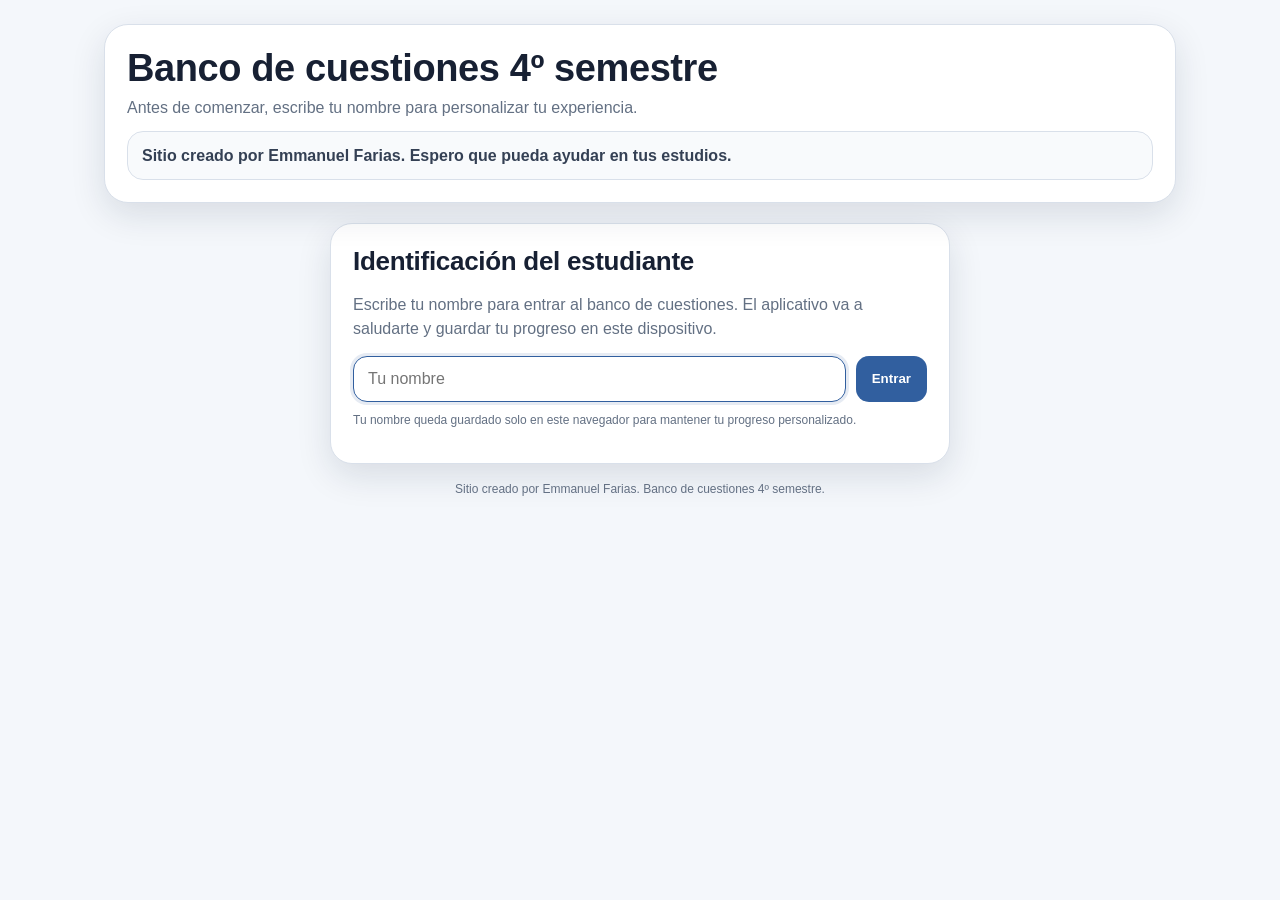
<file: index2.html>
<!DOCTYPE html>
<html lang="es">
<head>
<!-- Google Tag Manager -->
<script>(function(w,d,s,l,i){w[l]=w[l]||[];w[l].push({'gtm.start':
new Date().getTime(),event:'gtm.js'});var f=d.getElementsByTagName(s)[0],
j=d.createElement(s),dl=l!='dataLayer'?'&l='+l:'';j.async=true;j.src=
'https://www.googletagmanager.com/gtm.js?id='+i+dl;f.parentNode.insertBefore(j,f);
})(window,document,'script','dataLayer','GTM-PJ8R32V3');</script>
<!-- End Google Tag Manager -->
<meta charset="UTF-8" />
<meta name="viewport" content="width=device-width, initial-scale=1.0" />
<title>Banco de cuestiones 4º semestre</title>
<style>
:root {
  --bg:#f4f7fb; --card:#ffffff; --ink:#172033; --muted:#637083; --line:#d9e0ea;
  --primary:#315f9f; --primary2:#e9f1ff; --accent:#203a62; --good:#147545; --bad:#b42318; --warn:#946200;
  --shadow:0 12px 35px rgba(20,35,60,.12); --radius:22px;
}
*{box-sizing:border-box}
body{margin:0;font-family:Inter,Arial,Helvetica,sans-serif;background:var(--bg);color:var(--ink)}
.wrap{max-width:1120px;margin:0 auto;padding:24px}
.hero{background:#fff;color:var(--ink);border:1px solid var(--line);border-radius:24px;padding:22px;box-shadow:var(--shadow);position:relative;overflow:hidden}
.hero h1{margin:0 0 6px;font-size:clamp(26px,4vw,38px);letter-spacing:-.4px}
.hero p{margin:6px 0;line-height:1.45;color:var(--muted);max-width:840px}
.panel{margin-top:20px;background:var(--card);border:1px solid var(--line);border-radius:var(--radius);box-shadow:var(--shadow);padding:22px}
.menuTitle{display:flex;justify-content:space-between;gap:12px;flex-wrap:wrap;align-items:flex-end}
.menuTitle h2{margin:0;font-size:26px}
.menuTitle p{margin:6px 0 0;color:var(--muted)}
.creatorNote{margin-top:12px;padding:12px 14px;border:1px solid var(--line);border-radius:16px;background:#f8fafc;color:#344054;font-weight:700;line-height:1.45}
.groupTitle{margin:22px 0 4px;font-size:18px;letter-spacing:-.2px;color:#172033;display:flex;align-items:center;gap:8px}
.groupTitle:before{content:"";width:8px;height:8px;border-radius:999px;background:var(--primary);display:inline-block}
.groupHint{margin:0;color:var(--muted);font-size:13px;line-height:1.35}
.grid{display:grid;grid-template-columns:repeat(auto-fit,minmax(190px,1fr));gap:12px;margin-top:16px}
.generalGrid{grid-template-columns:repeat(auto-fit,minmax(260px,1fr));margin-top:12px}
.square{min-height:172px;border:1px solid var(--line);background:#fff;border-radius:18px;padding:14px;box-shadow:0 4px 12px rgba(20,35,60,.05);transition:.16s ease;display:flex;flex-direction:column;justify-content:space-between;gap:12px}
.square:hover{transform:translateY(-2px);border-color:#8fb0df;box-shadow:0 12px 25px rgba(20,35,60,.12)}
.square.general{border-color:#b9c9e3;background:#fbfdff}
.square .num{min-width:36px;height:36px;border-radius:13px;background:var(--primary2);color:var(--primary);display:inline-grid;place-items:center;font-weight:900;padding:0 10px}
.square h3{font-size:16px;margin:12px 0 6px;line-height:1.25}
.square p{margin:0;color:var(--muted);font-size:12.5px;line-height:1.35}
.square .cardSub{display:block;color:var(--muted);font-size:12px;line-height:1.25;margin-top:4px;font-weight:600}
.square.score-ok{background:#ecfdf3;border-color:#75d69d;box-shadow:0 8px 18px rgba(20,117,69,.12)}
.square.score-bad{background:#fff1f0;border-color:#f79991;box-shadow:0 8px 18px rgba(180,35,24,.10)}
.square.score-ok .num{background:#d1fadf;color:#067647}
.square.score-bad .num{background:#fee4e2;color:#b42318}
.cardActions{display:grid;grid-template-columns:1fr 1fr;gap:8px;margin-top:4px}
.cardActions .btn{padding:10px 9px;font-size:13px;border-radius:12px}
.cardActions .btn.view{grid-column:1 / -1;background:#eef2f7;color:#344054}
.topline{display:flex;justify-content:space-between;gap:12px;flex-wrap:wrap;align-items:center;margin-bottom:10px}
.pill{display:inline-flex;align-items:center;gap:8px;padding:8px 12px;border-radius:999px;background:var(--primary2);color:var(--primary);font-weight:800;font-size:14px}
.modeTag{display:inline-flex;margin-left:8px;align-items:center;padding:7px 10px;border-radius:999px;font-weight:800;font-size:13px;border:1px solid var(--line);background:#fff;color:#344054}
.modeTag.study{background:#ecfdf3;color:#147545;border-color:#abefc6}
.modeTag.exam{background:#fff4d6;color:#946200;border-color:#f5d47a}
.progressbar{height:12px;background:#eef2f7;border-radius:999px;overflow:hidden;margin:14px 0 4px}
.progressbar > div{height:100%;width:0%;background:linear-gradient(90deg,#315f9f,#67a4ff);transition:width .25s ease}
.question{font-size:22px;line-height:1.35;margin:18px 0 16px;font-weight:800}
.options{display:grid;gap:12px}
.option{width:100%;text-align:left;border:1px solid var(--line);background:#fff;border-radius:15px;padding:14px 16px;font-size:15.5px;line-height:1.34;cursor:pointer;transition:.14s ease;min-height:76px;display:flex;align-items:center}
.option:hover{border-color:#93a4ba;transform:translateY(-1px)}
.option.selected{background:#e9f1ff;border-color:#315f9f;box-shadow:0 0 0 2px rgba(49,95,159,.08)}
.option.correct{background:#ecfdf3;border-color:#75d69d}
.option.wrong{background:#fff1f0;border-color:#f79991}
.option.dim{opacity:.75}
.option:disabled{cursor:default;transform:none}
.feedback{display:none;margin-top:16px;border-radius:16px;padding:16px;border:1px solid var(--line);line-height:1.5}
.feedback.good{display:block;background:#ecfdf3;border-color:#abefc6}
.feedback.bad{display:block;background:#fff1f0;border-color:#fecdca}
.feedback.info{display:block;background:#f8fafc;border-color:var(--line)}
.feedback strong{display:block;margin-bottom:6px}
.actions{display:flex;gap:10px;flex-wrap:wrap;margin-top:18px}
.btn{border:0;background:var(--primary);color:#fff;font-weight:800;border-radius:13px;padding:12px 16px;cursor:pointer;transition:.12s ease;text-decoration:none;display:inline-flex;align-items:center;justify-content:center}
.btn:hover{filter:brightness(.98);transform:translateY(-1px)}
.btn.secondary{background:#eef2f7;color:#344054}
.btn.warn{background:#fff4d6;color:var(--warn);border:1px solid #f5d47a}
.btn:disabled{opacity:.45;cursor:not-allowed;transform:none}
.hidden{display:none!important}
.stats{display:grid;grid-template-columns:repeat(auto-fit,minmax(180px,1fr));gap:14px;margin-top:16px}
.stat{background:#f8fafc;border:1px solid var(--line);border-radius:18px;padding:16px}
.stat h3{margin:0 0 6px;font-size:30px}
.stat p{margin:0;color:var(--muted)}
.review details{border:1px solid var(--line);border-radius:15px;background:#fff;padding:12px 14px;margin:10px 0}
.review summary{cursor:pointer;font-weight:800}
.topicTag{display:inline-flex;background:#eef2f7;color:#344054;border-radius:999px;padding:6px 10px;margin:5px 5px 0 0;font-size:12px;font-weight:700}
.small{font-size:13px;color:var(--muted)}
.footerNote{text-align:center;color:var(--muted);font-size:12px;margin:18px 0 4px}
.questionList{margin-top:18px;border:1px solid var(--line);border-radius:18px;background:#f8fafc;padding:14px;max-height:560px;overflow:auto}
.questionList h3{margin:2px 0 10px;font-size:18px}
.listItem{background:#fff;border:1px solid var(--line);border-radius:14px;padding:12px 14px;margin:10px 0;line-height:1.42}
.listItem .listQ{font-weight:800;margin-bottom:8px}
.listItem ol{margin:6px 0 0 22px;padding:0}
.listItem li{margin:5px 0}
.listTop{display:flex;justify-content:space-between;gap:10px;align-items:center;flex-wrap:wrap;margin-bottom:8px}
.modeHelp{margin:14px 0 0;padding:12px 14px;background:#f8fafc;border:1px solid var(--line);border-radius:16px;color:#344054;line-height:1.45}

.miniProgress{margin-top:8px;font-size:12px;color:#344054;font-weight:700}
.miniProgress .track{height:7px;background:#e4e7ec;border-radius:999px;overflow:hidden;margin-top:5px;border:1px solid #d0d5dd}
.miniProgress .fill{height:100%;background:linear-gradient(90deg,#315f9f,#67a4ff);border-radius:999px;width:0%}
.statusBadge{display:inline-flex;align-items:center;gap:5px;border-radius:999px;padding:5px 9px;font-size:12px;font-weight:900;border:1px solid var(--line)}
.statusBadge.ok{background:#ecfdf3;color:#067647;border-color:#75d69d}
.statusBadge.bad{background:#fff1f0;color:#b42318;border-color:#f79991}
.statusBadge.pending{background:#eef2f7;color:#667085;border-color:#d0d5dd}
.listItem.doneOk{border-color:#75d69d;background:#f6fef9}
.listItem.doneBad{border-color:#f79991;background:#fffbfa}
.listHead{display:flex;justify-content:space-between;gap:10px;align-items:flex-start;flex-wrap:wrap;margin-bottom:8px}
.listAnswerNote{font-size:13px;margin-top:8px;padding:8px 10px;border-radius:12px;background:#f8fafc;border:1px solid var(--line);color:#344054}
.listItem li.listCorrect{font-weight:900;color:#067647}
.listItem li.listWrong{font-weight:900;color:#b42318;text-decoration:line-through;text-decoration-thickness:1px}


.progressPanel{margin:12px 0 14px;border:1px solid var(--line);border-radius:18px;background:#f8fafc;padding:12px 14px}
.statsGrid{display:grid;grid-template-columns:repeat(4,minmax(90px,1fr));gap:8px;margin-bottom:10px}
.statBox{border:1px solid var(--line);border-radius:14px;background:#fff;padding:9px 10px;min-height:58px}
.statBox b{display:block;font-size:18px;line-height:1;color:var(--ink)}
.statBox span{display:block;margin-top:5px;font-size:11.5px;font-weight:800;color:var(--muted);text-transform:uppercase;letter-spacing:.3px}
.statBox.ok b{color:#067647}.statBox.bad b{color:#b42318}.statBox.pending b{color:#667085}
.progressLabel{display:flex;justify-content:space-between;gap:10px;align-items:center;font-size:13px;color:var(--muted);font-weight:800;margin-bottom:7px}
.progressLabel strong{color:var(--ink)}
.miniProgress .miniStats{display:flex;gap:7px;flex-wrap:wrap;margin-top:6px;font-size:11.5px;font-weight:800;color:var(--muted)}
.miniProgress .miniStats .ok{color:#067647}.miniProgress .miniStats .bad{color:#b42318}
.themeNote{margin-top:10px;font-size:12.5px;color:var(--muted);font-weight:700}

.loginPanel{max-width:620px;margin:20px auto 0;text-align:left}
.loginPanel h2{margin:0 0 8px;font-size:26px;letter-spacing:-.3px}
.loginPanel p{color:var(--muted);line-height:1.45}
.nameForm{display:flex;gap:10px;flex-wrap:wrap;margin-top:16px}
.nameInput{flex:1;min-width:220px;border:1px solid var(--line);border-radius:14px;padding:13px 14px;font-size:16px;background:var(--card);color:var(--ink);outline:none}
.nameInput:focus{border-color:var(--primary);box-shadow:0 0 0 3px rgba(49,95,159,.12)}
.greetingBox{margin:14px 0 0;padding:14px 16px;border:1px solid #b9c9e3;border-radius:18px;background:#f0f6ff;color:#203a62;font-weight:800;line-height:1.45}
.greetingBox .helloName{font-size:18px;color:var(--primary)}
.menuActions{display:flex;gap:10px;flex-wrap:wrap;align-items:center}
.analyticsNote{margin-top:10px;font-size:12px;color:var(--muted);line-height:1.4}

@media (prefers-color-scheme: dark){
  :root{
    --bg:#0b1120; --card:#101828; --ink:#f2f4f7; --muted:#98a2b3; --line:#263244;
    --primary:#8ab4f8; --primary2:#1d2b46; --accent:#c7d7fe; --good:#66d19e; --bad:#ff8a80; --warn:#ffd166;
    --shadow:0 14px 35px rgba(0,0,0,.34);
  }
  body{background:linear-gradient(180deg,#0b1120,#0f172a);color:var(--ink)}
  .hero,.panel{background:var(--card);border-color:var(--line)}
  .hero p,.menuTitle p,.groupHint,.small,.footerNote,.square p,.square .cardSub{color:var(--muted)}
  .creatorNote,.modeHelp,.questionList,.feedback.info,.listAnswerNote,.progressPanel,.loginPanel{background:#111a2c;color:#d0d5dd;border-color:var(--line)}
  .groupTitle{color:var(--ink)}
  .nameInput{background:#182235;color:var(--ink);border-color:var(--line)}
  .greetingBox{background:#111a2c;color:#d0d5dd;border-color:#2d4263}
  .greetingBox .helloName{color:#8ab4f8}
  .square,.listItem,.review,.statBox,.option{background:#182235;color:var(--ink);border-color:var(--line)}
  .square.general{background:#16233a;border-color:#2d4263}
  .square:hover{border-color:#5585c4;box-shadow:0 14px 28px rgba(0,0,0,.32)}
  .btn.secondary,.cardActions .btn.view{background:#1d2939;color:#e4e7ec;border:1px solid var(--line)}
  .btn.warn{background:#ad7800;color:#fff}
  .modeTag{background:#182235;color:#e4e7ec;border-color:var(--line)}
  .modeTag.study{background:rgba(20,117,69,.22);color:#7ee2ac;border-color:rgba(126,226,172,.35)}
  .modeTag.exam{background:rgba(148,98,0,.25);color:#ffd166;border-color:rgba(255,209,102,.35)}
  .progressbar,.miniProgress .track{background:#263244;border-color:#334155}
  .progressbar > div,.miniProgress .fill{background:linear-gradient(90deg,#8ab4f8,#67e8f9)}
  .option:hover{border-color:#6ea8fe;background:#1c2940}
  .option.selected{background:#1d2b46;border-color:#8ab4f8;box-shadow:0 0 0 2px rgba(138,180,248,.14)}
  .option.correct,.feedback.good,.listItem.doneOk,.square.score-ok{background:rgba(20,117,69,.18);border-color:rgba(126,226,172,.55)}
  .option.wrong,.feedback.bad,.listItem.doneBad,.square.score-bad{background:rgba(180,35,24,.18);border-color:rgba(255,138,128,.55)}
  .square.score-ok .num{background:rgba(20,117,69,.24);color:#7ee2ac}.square.score-bad .num{background:rgba(180,35,24,.24);color:#ff8a80}
  .statusBadge.ok{background:rgba(20,117,69,.22);color:#7ee2ac;border-color:rgba(126,226,172,.45)}
  .statusBadge.bad{background:rgba(180,35,24,.22);color:#ff8a80;border-color:rgba(255,138,128,.45)}
  .statusBadge.pending{background:#1d2939;color:#cbd5e1;border-color:#334155}
  .listItem li.listCorrect,.miniProgress .miniStats .ok,.statBox.ok b{color:#7ee2ac}
  .listItem li.listWrong,.miniProgress .miniStats .bad,.statBox.bad b{color:#ff8a80}
  .statBox.pending b{color:#cbd5e1}
}
@media(max-width:760px){.statsGrid{grid-template-columns:repeat(2,1fr)}}

@media(max-width:620px){.wrap{padding:14px}.hero{padding:20px}.panel{padding:16px}.grid{grid-template-columns:1fr;gap:10px}.square{min-height:auto;padding:13px}.question{font-size:19px}.cardActions{grid-template-columns:1fr}.cardActions .btn.view{grid-column:auto}}


.subjectGrid{display:grid;grid-template-columns:repeat(auto-fit,minmax(260px,1fr));gap:16px;margin-top:18px}
.subjectCard{border:1px solid var(--line);background:var(--card);border-radius:22px;padding:22px;box-shadow:0 6px 18px rgba(20,35,60,.08);cursor:pointer;transition:.16s ease;min-height:190px;display:flex;flex-direction:column;justify-content:space-between;gap:14px}
.subjectCard:hover{transform:translateY(-3px);border-color:#8fb0df;box-shadow:0 14px 28px rgba(20,35,60,.14)}
.subjectIcon{width:54px;height:54px;border-radius:18px;background:var(--primary2);color:var(--primary);display:grid;place-items:center;font-size:26px;font-weight:900;margin-bottom:10px}
.subjectCard h3{margin:0;font-size:24px;letter-spacing:-.3px}.subjectCard p{margin:8px 0 0;color:var(--muted);line-height:1.45}.subjectStats{display:flex;gap:8px;flex-wrap:wrap;margin-top:12px}.subjectStats span{border:1px solid var(--line);border-radius:999px;padding:7px 10px;font-weight:800;font-size:12px;color:var(--muted);background:#f8fafc}
.subjectTop{display:flex;justify-content:space-between;align-items:flex-start;gap:14px;flex-wrap:wrap}.subjectTop h2{margin:0;font-size:27px;letter-spacing:-.3px}.subjectTop p{margin:8px 0 0;color:var(--muted);line-height:1.45;max-width:820px}.subjectMiniBtn{margin-top:14px}.menuBadge{display:inline-flex;align-items:center;gap:8px;border:1px solid var(--line);background:#f8fafc;border-radius:999px;padding:8px 12px;color:var(--muted);font-size:13px;font-weight:900}
@media (prefers-color-scheme: dark){.subjectStats span,.menuBadge{background:#1d2939;color:#cbd5e1;border-color:#334155}.subjectCard{background:#182235;border-color:var(--line)}.subjectCard:hover{border-color:#5585c4;box-shadow:0 14px 28px rgba(0,0,0,.32)}.subjectIcon{background:#1d2b46;color:#8ab4f8}}
</style>
</head>
<body>
<!-- Google Tag Manager (noscript) -->
<noscript><iframe src="https://www.googletagmanager.com/ns.html?id=GTM-PJ8R32V3" height="0" width="0" style="display:none;visibility:hidden"></iframe></noscript>
<!-- End Google Tag Manager (noscript) -->
<div class="wrap">
  <section class="hero">
    <h1>Banco de cuestiones 4º semestre</h1>
    <p id="heroLead">Antes de comenzar, escribe tu nombre para personalizar tu experiencia.</p>
    <div class="creatorNote" id="heroCreatorNote">Sitio creado por Emmanuel Farias. Espero que pueda ayudar en tus estudios.</div>
  </section>

  <section id="login" class="panel loginPanel">
    <h2>Identificación del estudiante</h2>
    <p>Escribe tu nombre para entrar al banco de cuestiones. El aplicativo va a saludarte y guardar tu progreso en este dispositivo.</p>
    <form class="nameForm" onsubmit="submitName(event)">
      <input id="nameInput" class="nameInput" type="text" placeholder="Tu nombre" autocomplete="name" required maxlength="40" />
      <button class="btn" type="submit">Entrar</button>
    </form>
    <p class="analyticsNote">Tu nombre queda guardado solo en este navegador para mantener tu progreso personalizado.</p>
  </section>

  <section id="subjectSelect" class="panel hidden">
    <div class="subjectTop">
      <div>
        <h2>¿Qué quieres estudiar hoy?</h2>
        <p>Después de escribir tu nombre, elige el área que quieres practicar. Puedes volver y cambiar de área cuando quieras.</p>
      </div>
      <button class="btn secondary" onclick="changeVisitorName()">Cambiar nombre</button>
    </div>
    <div id="subjectGreeting" class="greetingBox"></div>
    <div class="subjectGrid">
      <div class="subjectCard" onclick="chooseSubject('neuro')">
        <div><div class="subjectIcon">🧠</div><h3>Neurociencias</h3><p>Continúa con el aplicativo de neurociencias de la misma manera: clases, simulados, progreso, explicación y revisión.</p></div>
        <div class="subjectStats"><span>14 bloques</span><span>400 preguntas</span><span>PDF disponible</span></div>
      </div>
      <div class="subjectCard" onclick="chooseSubject('fisio')">
        <div><div class="subjectIcon">🧬</div><h3>Fisiología</h3><p>Nuevo banco basado en endocrinología y reproducción, organizado por capítulos 75 al 82.</p></div>
        <div class="subjectStats"><span>8 capítulos</span><span>200 preguntas</span><span>PDF disponible</span></div>
      </div>
    </div>
  </section>

  <section id="menu" class="panel hidden">
    <div class="menuTitle">
      <div>
        <span id="subjectMenuBadge" class="menuBadge">Área actual</span>
        <h2 id="menuHeading" style="margin-top:10px">Banco</h2>
        <p id="menuSubtitle">Selecciona un bloque y decide si quieres aprender con feedback o entrenar como prueba.</p>
      </div>
      <div class="menuActions">
        <a id="pdfDownloadBtn" class="btn secondary" href="#" download onclick="trackAnalyticsEvent('download_pdf')">Descargar PDF</a>
        <button class="btn secondary" onclick="changeSubject()">Cambiar área</button>
        <button class="btn secondary" onclick="changeVisitorName()">Cambiar nombre</button>
        <button class="btn secondary" onclick="clearHistory()">Borrar historial</button>
      </div>
    </div>
    <div id="greetingBox" class="greetingBox"></div>
    <div class="modeHelp"><b>Modo Estudio:</b> muestra la respuesta y explicación inmediatamente. <b>Modo Simulado:</b> no muestra la corrección hasta el final.<div class="themeNote">El tema claro u oscuro se ajusta automáticamente según tu dispositivo.</div></div>
    <h3 id="groupTitleClasses" class="groupTitle">Bloques</h3>
    <p id="groupHintClasses" class="groupHint">Elige un bloque para empezar.</p>
    <div id="classCards" class="grid"></div>
    <div id="generalBlock">
      <h3 class="groupTitle">Simulados generales</h3>
      <p class="groupHint">Practica todo el contenido mezclado.</p>
      <div id="generalCards" class="grid generalGrid"></div>
    </div>
  </section>

  <section id="quiz" class="panel hidden">
    <div class="topline">
      <div>
        <span id="quizPill" class="pill"></span><span id="modePill" class="modeTag"></span>
        <div id="quizSub" class="small" style="margin-top:8px"></div>
      </div>
      <button class="btn secondary" onclick="backToMenu()">Volver al menú</button>
    </div>
    <div class="progressPanel"><div id="progressText"></div><div class="progressbar"><div id="bar"></div></div></div>
    <div id="question" class="question"></div>
    <div id="options" class="options"></div>
    <div id="feedback" class="feedback"></div>
    <div id="questionList" class="questionList hidden"></div>
    <div class="actions">
      <button id="nextBtn" class="btn" onclick="nextQuestion()" disabled>Siguiente</button>
      <button id="listBtn" class="btn secondary" onclick="toggleQuestionList()">Ver todas las preguntas</button>
      <button class="btn warn" onclick="restartCurrent()">Reiniciar este bloque</button>
    </div>
  </section>

  <section id="result" class="panel hidden">
    <div class="topline"><div><span id="resultPill" class="pill"></span><span id="resultMode" class="modeTag"></span><p class="small" id="resultSub"></p></div><button class="btn secondary" onclick="backToMenu()">Volver al menú</button></div>
    <h2 id="resultTitle" style="margin:8px 0 0"></h2>
    <div class="stats"><div class="stat"><h3 id="scorePct"></h3><p>Porcentaje</p></div><div class="stat"><h3 id="scoreNum"></h3><p>Aciertos</p></div><div class="stat"><h3 id="scoreMsg"></h3><p>Diagnóstico</p></div></div>
    <div id="topicResults" style="margin-top:16px"></div>
    <div class="actions"><button class="btn" onclick="restartCurrent()">Intentar de nuevo</button><button class="btn secondary" onclick="backToMenu()">Elegir otro bloque</button></div>
    <div id="review" class="review"></div>
  </section>
  <div class="footerNote">Sitio creado por Emmanuel Farias. Banco de cuestiones 4º semestre.</div>
</div>
<script>
const NEURO_SECTIONS = [{"key":"clase1","title":"Clase 1","subtitle":"Sistema Nervioso: generalidades, SNC/SNP, SNA/SNE, meninges y LCR","level":"25 preguntas","questions":[{"q":"Un estudiante afirma que “cerebro” y “encéfalo” son sinónimos. ¿Cuál corrección es más precisa según la clase?","exp":"La trampa es confundir el todo con una parte: encéfalo es el conjunto intracraneal; cerebro corresponde principalmente a telencéfalo y diencéfalo.","topic":"Generalidades","options":["El cerebro incluye encéfalo, médula y nervios periféricos; el encéfalo solo incluye telencéfalo.","El encéfalo corresponde exclusivamente al telencéfalo y diencéfalo.","El encéfalo incluye cerebro, tronco encefálico y cerebelo; el cerebro es solo una parte del encéfalo.","El cerebro es la parte inferior del encéfalo formada por puente, bulbo y cerebelo."],"answer":2,"id":"clase1_01"},{"q":"¿Cuál opción describe mejor al sistema nervioso periférico?","exp":"El SNP es más amplio que “nervios”: incluye ganglios, plexos entéricos y receptores sensoriales.","topic":"SNP","options":["Somático: vías sensitivas y motoras voluntarias esqueléticas.","Entérico: plexos digestivos con autonomía parcial.","SNC: encéfalo, médula, meninges y tractos internos.","SNP: nervios, ganglios, receptores y plexos fuera del SNC."],"answer":3,"id":"clase1_02"},{"q":"El sistema nervioso somático se diferencia del autónomo porque principalmente:","exp":"El somático se vincula con músculo esquelético y movimientos voluntarios; el autónomo regula vísceras y glándulas.","topic":"SNS/SNA","options":["Regula vísceras mediante simpático y parasimpático.","Modula plexos entéricos y secreciones digestivas.","Controla músculo liso, cardíaco y glándulas.","Músculo esquelético voluntario."],"answer":3,"id":"clase1_03"},{"q":"El SNE puede actuar solo, pero también recibe influencia del SNA. ¿Cuál opción interpreta mejor esta relación?","exp":"El SNE puede generar reflejos gastrointestinales propios. El SNA no lo reemplaza: lo modula; el simpático suele inhibir y el parasimpático suele estimular motilidad y secreción.","topic":"SNE","options":["El SNE solo conduce sensibilidad dolorosa, sin regular motilidad ni secreción.","El SNA elimina la autonomía del SNE y controla todos sus reflejos.","El SNE depende totalmente del tálamo para cada reflejo intestinal.","El SNE actúa solo, pero el simpático inhibe y el parasimpático estimula."],"answer":3,"id":"clase1_04"},{"q":"En el sistema nervioso entérico, el plexo mientérico de Auerbach participa principalmente en:","exp":"Auerbach se relaciona sobre todo con motilidad intestinal. Meissner se asocia más con secreción y flujo sanguíneo de la submucosa.","topic":"SNE","options":["Secreción intestinal y control fino del flujo sanguíneo.","Motilidad intestinal y coordinación del peristaltismo.","Producción de LCR dentro de los ventrículos laterales.","Conducción auditiva desde la cóclea hasta el tronco cerebral."],"answer":1,"id":"clase1_05"},{"q":"Desde la superficie hacia el tejido nervioso, el orden correcto de las meninges es:","exp":"La duramadre es la más externa, la aracnoides queda intermedia y la piamadre está íntimamente relacionada con el tejido nervioso.","topic":"Meninges","options":["Duramadre, aracnoides y piamadre.","Aracnoides, piamadre y duramadre.","Duramadre, piamadre y aracnoides.","Piamadre, aracnoides y duramadre."],"answer":0,"id":"clase1_06"},{"q":"Sobre el líquido cefalorraquídeo, ¿cuál afirmación es más adecuada?","exp":"El LCR es claro, casi acelular y ayuda a proteger el SNC, además de transportar pequeñas cantidades de sustancias necesarias para neuronas y neuroglia.","topic":"LCR","options":["Está limitado al espacio epidural y no circula en ventrículos.","Se produce solo cuando la presión intracraneana aumenta.","Protege al SNC y transporta pequeñas cantidades de sustancias.","Es rico en células y normalmente tiene más de 100 células/cc."],"answer":2,"id":"clase1_07"},{"q":"La formación del LCR ocurre principalmente en:","exp":"Las granulaciones aracnoideas participan en el drenaje, no en la producción principal.","topic":"LCR","options":["Espacio epidural, por filtración de grasa y tejido conectivo.","Granulaciones aracnoideas, alrededor del 70–80%.","Plexos coroideos, alrededor del 70–80% del total.","Núcleos basales, por secreción dopaminérgica."],"answer":2,"id":"clase1_08"},{"q":"¿Cuál afirmación sobre la producción diaria de LCR es la más correcta?","exp":"El volumen total es cercano a 150 ml, pero la producción diaria es mayor porque se renueva 3–4 veces.","topic":"LCR","options":["Se producen cerca de 480–500 ml/día y el LCR se renueva varias veces por día.","Se producen 15 ml/día y no se renueva en el adulto.","Se producen 1500 ml/día y todo queda dentro de los ventrículos.","La producción diaria equivale exactamente al volumen total de 150 ml."],"answer":0,"id":"clase1_09"},{"q":"¿Cuál secuencia representa mejor la circulación normal del LCR?","exp":"El LCR pasa de los ventrículos laterales al tercer ventrículo, luego al cuarto, y sale al espacio subaracnoideo por Luschka y Magendie.","topic":"LCR","options":["Plexo submucoso → acueducto de Silvio → cisterna lumbar.","Laterales → tercer ventrículo → cuarto → espacio subaracnoideo.","Cuarto ventrículo → tercero → laterales → espacio epidural.","Espacio epidural → laterales → cuarto → seno venoso dural."],"answer":1,"id":"clase1_10"},{"q":"La SLYM fue mencionada en la clase como una estructura relacionada con:","exp":"SLYM se presentó como una membrana subaracnoidea tipo linfática, con función de barrera y posible monitoreo de inflamación o infección.","topic":"Meninges","options":["Barrera subaracnoidea y vigilancia de inflamación/infección.","Regulación de la motilidad por los plexos entéricos.","Conducción vestibular desde el oído interno al cerebelo.","Producción principal de LCR en los plexos coroideos."],"answer":0,"id":"clase1_11"},{"q":"La neuroglia se caracteriza por:","exp":"La neurona realiza funciones excitables específicas; la neuroglia cumple soporte, nutrición y protección.","topic":"Histología","options":["Genera impulsos como unidad funcional principal.","Forma exclusivamente ganglios periféricos sensitivos.","Sostiene, nutre y protege neuronas.","Reemplaza a neuronas en la conducción motora."],"answer":2,"id":"clase1_12"},{"q":"¿Cuál frase resume mejor la función global del sistema nervioso?","exp":"La clase destaca que el sistema nervioso controla la relación con el medio externo e integra el medio interno como un todo.","topic":"Generalidades","options":["Actúa solo sobre músculo esquelético y movimientos voluntarios.","Integra el medio interno y la relación con el ambiente externo.","Produce hormonas y reemplaza por completo al sistema endócrino.","Regula únicamente la digestión mediante el plexo submucoso."],"answer":1,"id":"clase1_13"},{"q":"¿Qué estructura NO pertenece al SNC?","exp":"Los ganglios son masas de cuerpos neuronales del SNP; encéfalo, médula y cerebelo pertenecen al SNC.","topic":"SNC/SNP","options":["Ganglio sensitivo espinal.","Médula espinal.","Encéfalo.","Cerebelo."],"answer":0,"id":"clase1_14"},{"q":"Respecto al SNA, la opción más adecuada es:","exp":"El SNA regula músculo liso, cardiaco y glándulas; no es sinónimo de SNE aunque lo modula.","topic":"SNA","options":["Activa solo músculos esqueléticos voluntarios.","Regula vísceras y glándulas involuntarias.","Conduce solo sensibilidad cutánea consciente.","Equivale al sistema entérico intestinal."],"answer":1,"id":"clase1_15"},{"q":"Durante la neurulación, ¿qué secuencia describe mejor la formación del tubo neural?","exp":"El cierre del tubo neural deriva del ectodermo y sigue el patrón placa–surco–tubo neural.","topic":"Embriología","options":["Placa neural → surco neural → tubo neural, con participación del ectodermo.","Cresta neural → notocorda → somitas, con origen endodérmico.","Mesodermo lateral → tubo neural → placa neural, sin surco intermedio.","Aracnoides → piamadre → tubo neural, por plegamiento meníngeo."],"answer":0,"id":"clase1_16"},{"q":"¿En qué periodo ocurre principalmente la formación del tubo neural?","exp":"La guía ubica la formación del tubo neural entre la tercera y cuarta semana.","topic":"Embriología","options":["Entre los meses 3 y 4 de gestación.","Entre las semanas 3 y 4 de gestación.","Desde el nacimiento hasta la adolescencia.","Solo en el segundo trimestre tardío."],"answer":1,"id":"clase1_17"},{"q":"¿Cuál afirmación diferencia mejor tubo neural y cresta neural?","exp":"El tubo neural es la base del SNC; la cresta neural contribuye a estructuras periféricas.","topic":"Embriología","options":["Ambos forman solamente tejido muscular de extremidades.","El tubo neural origina huesos; la cresta neural origina LCR.","El tubo neural origina SNC; la cresta neural aporta estructuras periféricas.","La cresta neural forma solo ventrículos, sin relación con SNP."],"answer":2,"id":"clase1_18"},{"q":"En el desarrollo encefálico, el prosencéfalo se divide principalmente en:","exp":"El prosencéfalo origina telencéfalo y diencéfalo; el rombencéfalo origina metencéfalo y mielencéfalo.","topic":"Embriología","options":["Mesencéfalo y mielencéfalo.","Metencéfalo y mielencéfalo.","Telencéfalo y diencéfalo.","Puente y bulbo raquídeo."],"answer":2,"id":"clase1_19"},{"q":"La mielinización del sistema nervioso se caracteriza porque:","exp":"La guía describe mielinización desde nacimiento hasta años después, con desarrollo postnatal continuo.","topic":"Desarrollo","options":["Finaliza por completo antes de la formación del tubo neural.","Es un proceso postnatal y puede continuar años después del nacimiento.","Ocurre solo en el espacio subaracnoideo por acción de meninges.","Depende únicamente de neuronas motoras, no de células gliales."],"answer":1,"id":"clase1_20"},{"q":"Según su estructura, una neurona multipolar se reconoce por presentar:","exp":"La neurona multipolar tiene un axón y varias dendritas, patrón típico de muchas neuronas motoras.","topic":"Histología","options":["Un axón y múltiples dendritas.","Dos axones y ninguna dendrita.","Solo una prolongación sin soma visible.","Un dendrita única y ausencia de axón."],"answer":0,"id":"clase1_21"},{"q":"En el SNP, la mielina es producida principalmente por:","exp":"Oligodendrocitos mielinizan en SNC; células de Schwann lo hacen en SNP.","topic":"Histología","options":["Astrocitos fibrosos.","Células de Schwann.","Células ependimarias.","Microglía activada."],"answer":1,"id":"clase1_22"},{"q":"Los nodos de Ranvier son importantes porque:","exp":"Los nodos son interrupciones de mielina donde se concentra la conducción saltatoria.","topic":"Mielina","options":["Interrumpen la mielina y favorecen la conducción saltatoria.","Producen LCR dentro de los ventrículos laterales.","Forman la barrera aracnoidea del espacio subdural.","Constituyen ganglios sensitivos del sistema periférico."],"answer":0,"id":"clase1_23"},{"q":"¿Cuál opción relaciona correctamente meninges y espacios?","exp":"El espacio epidural espinal contiene grasa y vasos entre periostio del conducto vertebral y duramadre.","topic":"Meninges","options":["Epidural espinal: entre periostio vertebral y duramadre.","Subaracnoideo: entre duramadre y hueso craneal.","Piamadre: capa externa separada del SNC por grasa.","Aracnoides: capa profunda adherida al tejido nervioso."],"answer":0,"id":"clase1_24"},{"q":"¿Cuál función del LCR NO debe confundirse con una función endocrina?","exp":"El LCR protege, amortigua, participa en nutrición/desechos y homeostasis, pero no reemplaza funciones hormonales.","topic":"LCR","options":["Amortiguar el SNC y ayudar a mantener su homeostasis.","Producir hormonas hipofisarias hacia la sangre.","Sustituir la función de la barrera hematoencefálica.","Activar directamente la contracción del músculo liso."],"answer":0,"id":"clase1_25"}]},{"key":"clase2","title":"Clase 2","subtitle":"Médula espinal 1ra parte: anatomía, raíces, sustancia gris y láminas de Rexed","level":"25 preguntas","questions":[{"q":"La médula espinal se extiende anatómicamente desde:","exp":"La médula no ocupa todo el conducto vertebral; termina cerca de L1–L2 en el adulto.","topic":"Médula anatómica","options":["El foramen magno hasta el nivel de L1–L2 aproximadamente.","El acueducto de Silvio hasta S5.","C1 hasta Co1 exclusivamente.","El puente hasta el tercer ventrículo."],"answer":0,"id":"clase2_01"},{"q":"¿Cuál es la función central de la médula espinal según la clase?","exp":"La médula es vía de entrada sensorial y salida motora; también organiza reflejos.","topic":"Funciones medulares","options":["Produce LCR y modula la vía auditiva.","Controla solo movimientos oculares finos.","Conducción y reflejos espinales.","Integra lenguaje y memoria temporal."],"answer":2,"id":"clase2_02"},{"q":"El número total de pares de nervios raquídeos es:","exp":"Son 8 cervicales, 12 torácicos, 5 lumbares, 5 sacros y 1 coccígeo.","topic":"Nervios raquídeos","options":["33 pares.","24 pares.","31 pares.","12 pares."],"answer":2,"id":"clase2_03"},{"q":"La distribución correcta de nervios espinales es:","exp":"La trampa común es igualar vértebras cervicales con nervios cervicales: hay 8 nervios cervicales.","topic":"Nervios raquídeos","options":["12 cervicales, 8 torácicos, 5 lumbares, 5 sacros y 1 coccígeo.","8 cervicales, 12 torácicos, 5 lumbares, 5 sacros y 1 coccígeo.","7 cervicales, 12 torácicos, 5 lumbares, 5 sacros y 2 coccígeos.","8 cervicales, 10 torácicos, 6 lumbares, 5 sacros y 2 coccígeos."],"answer":1,"id":"clase2_04"},{"q":"Las intumescencias medulares se relacionan con:","exp":"Las intumescencias cervical y lumbosacra corresponden a regiones de salida/entrada para miembros.","topic":"Médula anatómica","options":["Producción local de LCR.","Decusación sensitiva bulbar.","Formación de ventrículos laterales.","Aumento neuronal para miembros."],"answer":3,"id":"clase2_05"},{"q":"Según la clase, la intumescencia cervical se extiende aproximadamente entre:","exp":"C3–T2 corresponde a la intumescencia cervical; L1–S3 a la lumbosacra.","topic":"Médula anatómica","options":["T1–L2.","C3–T2.","C7–Co1.","L1–S3."],"answer":1,"id":"clase2_06"},{"q":"El filum terminal interno es:","exp":"La trampa es confundirlo con el filum terminal externo o ligamento coccígeo, asociado a duramadre.","topic":"Filum terminal","options":["Prolongación de la duramadre desde S2 hasta Co1.","Raíz motora que sale por el surco posterolateral.","Continuación de la piamadre desde el cono medular hasta S2.","Cordón de sustancia blanca que asciende al tálamo."],"answer":2,"id":"clase2_07"},{"q":"Las raíces o raicillas anteriores de la médula forman principalmente:","exp":"Lo anterior/ventral se asocia con salida motora; lo posterior/dorsal con entrada sensitiva.","topic":"Raíces medulares","options":["La porción motora de los nervios espinales.","Los plexos coroideos.","Los ganglios sensitivos dorsales.","La porción sensitiva de los nervios espinales."],"answer":0,"id":"clase2_08"},{"q":"Los surcos posterolaterales marcan:","exp":"La trampa es confundir posterolateral con anterolateral: dorsal entra sensibilidad, ventral sale motor.","topic":"Configuración externa","options":["Salida de las raíces ventrales motoras.","Entrada de las raíces dorsales de los nervios espinales.","Decusación del fascículo corticoespinal lateral.","Límite entre tálamo e hipotálamo."],"answer":1,"id":"clase2_09"},{"q":"La fisura media anterior se localiza en:","exp":"La fisura media anterior es ventral y profunda; el surco medio posterior es dorsal y menos profundo.","topic":"Configuración externa","options":["Piso pontino; surco basilar.","Canal central; vestigio neural.","Cara dorsal; surco superficial.","Cara ventral; fisura profunda."],"answer":3,"id":"clase2_10"},{"q":"La sustancia gris medular está compuesta principalmente por:","exp":"La sustancia blanca contiene fibras; la gris contiene cuerpos neuronales y glía.","topic":"Sustancia gris","options":["Cuerpos neuronales y células de sostén.","LCR y células ependimarias exclusivamente.","Fibras mielínicas ascendentes solamente.","Vasos sanguíneos y grasa epidural."],"answer":0,"id":"clase2_11"},{"q":"La comisura gris queda dividida por:","exp":"El canal ependimario es vestigio del tubo neural y atraviesa la comisura gris.","topic":"Sustancia gris","options":["El conducto ependimario o epéndimo medular.","La fisura media anterior.","El foramen de Monro.","El surco basilar."],"answer":0,"id":"clase2_12"},{"q":"Las láminas I a IV de Rexed se relacionan principalmente con:","exp":"Las láminas dorsales iniciales reciben sensibilidad exteroceptiva.","topic":"Rexed","options":["Autonomía visceral: secreción y flujo intestinal.","Dolor, temperatura, tacto y presión.","Motricidad: neuronas del asta anterior.","Propiocepción: músculos, huesos y articulaciones."],"answer":1,"id":"clase2_13"},{"q":"Las láminas V y VI de Rexed reciben información vinculada especialmente con:","exp":"Huesos, músculos, articulaciones y ligamentos se asocian a propiocepción.","topic":"Rexed","options":["Motricidad del asta anterior.","Dolor y temperatura de la piel.","Propiocepción osteomuscular.","Gusto y olfato corticales."],"answer":2,"id":"clase2_14"},{"q":"La lámina IX de Rexed se relaciona principalmente con:","exp":"La lámina IX se ubica funcionalmente en el componente motor de la asta anterior.","topic":"Rexed","options":["Producción de mielina por oligodendrocitos.","Drenaje de LCR al seno venoso.","Integración olfatoria cortical.","Actividad motora del asta anterior."],"answer":3,"id":"clase2_15"},{"q":"La cauda equina se forma porque:","exp":"Como la médula termina en L1–L2, raíces inferiores descienden dentro del conducto vertebral.","topic":"Cauda equina","options":["Las raíces lumbares y sacras descienden antes de salir por sus forámenes.","El filum terminal externo se transforma en sustancia gris lumbar.","Las meninges se cierran por encima del foramen magno.","Los ventrículos laterales se prolongan dentro del canal vertebral."],"answer":0,"id":"clase2_16"},{"q":"El cono medular corresponde a:","exp":"El cono medular es el extremo inferior de la médula, de donde continúa el filum terminale.","topic":"Cono medular","options":["La terminación inferior de la médula espinal adulta.","El ensanchamiento cervical de C3 a T2.","Una raíz motora que sale por el surco dorsal.","El plexo venoso externo de la duramadre."],"answer":0,"id":"clase2_17"},{"q":"El ligamento dentado se considera importante porque:","exp":"El ligamento dentado es extensión de piamadre y ayuda a mantener la médula centrada.","topic":"Meninges espinales","options":["Produce LCR desde el plexo coroideo espinal.","Fija lateralmente la médula al saco dural.","Forma la raíz ventral de cada nervio espinal.","Comunica el tercer con el cuarto ventrículo."],"answer":1,"id":"clase2_18"},{"q":"En la sustancia gris medular, el asta lateral se relaciona sobre todo con:","exp":"Las astas laterales contienen neuronas autonómicas, especialmente simpáticas toracolumbares.","topic":"Sustancia gris","options":["Neuronas del sistema nervioso autónomo.","Cuerpos geniculados del tálamo.","Células de Purkinje cerebelosas.","Plexos coroideos ventriculares."],"answer":0,"id":"clase2_19"},{"q":"¿Qué afirmación sobre la salida de los nervios cervicales es correcta?","exp":"La guía remarca la excepción cervical: existe C8 aunque solo hay siete vértebras cervicales.","topic":"Nervios espinales","options":["C1 a C7 salen por encima de su vértebra; C8 sale por debajo de C7.","Todos los nervios cervicales salen por debajo de la vértebra homónima.","Solo C1 sale por debajo de C2 y el resto por el sacro.","C8 sale por encima de C7 y por eso hay ocho vértebras cervicales."],"answer":0,"id":"clase2_20"},{"q":"La sustancia blanca medular se divide anatómicamente en:","exp":"La sustancia blanca rodea la gris y se organiza en cordones con tractos ascendentes/descendentes.","topic":"Sustancia blanca","options":["Cordones posterior, lateral y anterior.","Folias superior, inferior y anterior.","Astas dorsal, ventral y lateral.","Capas molecular, Purkinje y granular."],"answer":0,"id":"clase2_21"},{"q":"La lámina II de Rexed se conoce especialmente por participar en:","exp":"La lámina II o sustancia gelatinosa es clave en procesamiento del dolor.","topic":"Rexed","options":["Procesamiento del dolor en la sustancia gelatinosa.","Producción de mielina en la sustancia blanca.","Salida parasimpática del nervio vago.","Formación de los cuerpos geniculados."],"answer":0,"id":"clase2_22"},{"q":"La lámina X de Rexed se ubica principalmente:","exp":"La lámina X rodea el conducto central y participa en integración sensitivo-motora.","topic":"Rexed","options":["Rodeando el conducto ependimario central.","En la corteza visual primaria occipital.","Dentro de las pirámides del bulbo.","En el núcleo lenticular del telencéfalo."],"answer":0,"id":"clase2_23"},{"q":"Las motoneuronas alfa y gamma se localizan principalmente en:","exp":"La lámina IX contiene motoneuronas que inervan músculo esquelético.","topic":"Rexed","options":["Lámina IX del asta anterior.","Lámina II del asta posterior.","Núcleo grácil del bulbo.","Plexo submucoso intestinal."],"answer":0,"id":"clase2_24"},{"q":"El espacio subaracnoideo espinal se caracteriza por contener:","exp":"El espacio subaracnoideo contiene LCR y queda entre aracnoides y piamadre.","topic":"Meninges espinales","options":["Líquido cefalorraquídeo entre aracnoides y piamadre.","Grasa epidural entre cráneo y duramadre.","Cuerpos neuronales de ganglios sensitivos.","Fibras corticoespinales dentro de pirámides."],"answer":0,"id":"clase2_25"}]},{"key":"clase3","title":"Clase 3","subtitle":"Médula espinal 2da parte: vías ascendentes, descendentes y reflejos","level":"25 preguntas","questions":[{"q":"La sustancia blanca medular está constituida principalmente por:","exp":"La sustancia blanca se define por haces de fibras, en especial mielínicas.","topic":"Sustancia blanca","options":["Plexos coroideos, epéndimo ventricular y LCR.","Fibras nerviosas mielínicas, neuroglia y vasos sanguíneos.","Solo fibras amielínicas sensitivas sin glía.","Cuerpos neuronales, comisura gris y canal ependimario."],"answer":1,"id":"clase3_01"},{"q":"En las vías sensitivas somáticas, los somas de las neuronas de primer orden se ubican en:","exp":"La secuencia general es: 1er orden en ganglio sensitivo, 2do en SNC, 3ro en tálamo.","topic":"Vías sensitivas","options":["Ganglios sensitivos de los nervios espinales.","Asta anterior medular.","Tálamo contralateral.","Corteza somatosensitiva primaria."],"answer":0,"id":"clase3_02"},{"q":"La vía del cordón posterior–lemnisco medial transmite principalmente:","exp":"La trampa es la vía espinotalámica, que lleva dolor, temperatura y tacto grueso.","topic":"Cordón posterior","options":["Tacto fino y vibración consciente.","Dolor, temperatura y tacto grueso.","Equilibrio vestibular y tono extensor.","Motricidad voluntaria corticoespinal."],"answer":0,"id":"clase3_03"},{"q":"El fascículo grácil recibe información de:","exp":"Grácil se relaciona con miembro inferior; cuneiforme con miembro superior.","topic":"Cordón posterior","options":["Miembros superiores y hemicuerpo superior.","Lengua anterior y glándula parótida.","Cara y cavidad oral.","Miembros inferiores y hemicuerpo inferior."],"answer":3,"id":"clase3_04"},{"q":"El fascículo cuneiforme asciende hasta:","exp":"Los fascículos posteriores terminan en núcleos grácil y cuneiforme del bulbo.","topic":"Cordón posterior","options":["Núcleo cuneiforme en el bulbo raquídeo.","Núcleo rojo del mesencéfalo.","Núcleo caudado del telencéfalo.","Plexo mientérico del intestino."],"answer":0,"id":"clase3_05"},{"q":"La vía espinotalámica transmite principalmente sensibilidad:","exp":"Dolor y temperatura son típicos del sistema anterolateral/espinotalámico.","topic":"Espinotalámica","options":["Propioceptiva inconsciente exclusiva al cerebelo.","Motora voluntaria hacia músculos flexores.","Protopática: dolor, temperatura y tacto grueso.","Epicrítica: vibración y discriminación de dos puntos."],"answer":2,"id":"clase3_06"},{"q":"La vía espinotalámica asciende hacia el tálamo:","exp":"El segundo orden cruza la línea media y asciende contralateralmente.","topic":"Espinotalámica","options":["Ipsilateral durante todo su trayecto.","Contralateral al lado de ingreso de la primera neurona.","Sin cruzarse nunca en la médula.","Solo después de pasar por el cerebelo."],"answer":1,"id":"clase3_07"},{"q":"La vía espinocerebelosa posterior se caracteriza por:","exp":"La posterior va al cerebelo y no llega a la corteza cerebral; no es vía consciente.","topic":"Espinocerebelosa","options":["Cruza en médula; dolor y temperatura.","Cruza en bulbo; tacto fino consciente.","Desciende desde corteza; movimiento voluntario.","No cruza; propiocepción inconsciente."],"answer":3,"id":"clase3_08"},{"q":"La vía espinocerebelosa anterior:","exp":"La comparación clave: posterior no cruza; anterior tiene fibras cruzadas y no cruzadas.","topic":"Espinocerebelosa","options":["Desciende por el cordón anterior.","Fibras cruzadas y no cruzadas.","Nunca cruza, igual que la posterior.","Cruza solo en el quiasma óptico."],"answer":1,"id":"clase3_09"},{"q":"El tracto corticoespinal nace principalmente en:","exp":"El tracto corticoespinal es descendente motor voluntario de origen cortical.","topic":"Vías descendentes","options":["Núcleos vestibulares del puente y bulbo.","Plexo coroideo y granulaciones aracnoideas.","Lóbulos floculonodulares del cerebelo.","Cortezas motoras primaria/secundaria y corteza parietal."],"answer":3,"id":"clase3_10"},{"q":"En el bulbo, la mayoría de fibras corticoespinales:","exp":"La decusación piramidal origina principalmente el fascículo corticoespinal lateral.","topic":"Corticoespinal","options":["Entrarán al cerebelo por el pedúnculo medio.","No cruzan y forman exclusivamente el fascículo anterior.","Se cruzan y descienden como fascículo corticoespinal lateral.","Terminan en el núcleo geniculado lateral."],"answer":2,"id":"clase3_11"},{"q":"El tracto rubroespinal se asocia con:","exp":"La trampa es el vestíbuloespinal, que facilita extensores e inhibe flexores.","topic":"Rubroespinal","options":["Drenar LCR hacia senos venosos.","Transmitir audición consciente al lóbulo temporal.","Facilitar músculos flexores e inhibir extensores antigravitatorios.","Facilitar extensores e inhibir flexores para equilibrio."],"answer":2,"id":"clase3_12"},{"q":"El tracto vestíbuloespinal:","exp":"Los núcleos vestibulares reciben aferencias del oído y cerebelo y participan en equilibrio/postura.","topic":"Vestíbuloespinal","options":["Cruza; inhibe extensores antigravitatorios.","Extensores para equilibrio.","Cruza; facilita flexores distales.","No cruza; transmite tacto fino."],"answer":1,"id":"clase3_13"},{"q":"El fascículo tectoespinal se relaciona sobre todo con:","exp":"Tecto = techo mesencefálico/colículos; se relaciona con reflejos visuales posturales.","topic":"Tectoespinal","options":["Producción de dopamina en núcleo accumbens.","Sensibilidad protopática de miembros inferiores.","Movimientos posturales reflejos asociados a estímulos visuales.","Deglución y reflejo nauseoso."],"answer":2,"id":"clase3_14"},{"q":"Un reflejo espinal se define mejor como:","exp":"La clave es la respuesta involuntaria, muchas veces antes de la percepción consciente completa.","topic":"Arco reflejo","options":["Respuesta involuntaria por arco reflejo.","Percepción consciente en tálamo.","Movimiento voluntario de corteza motora.","Descarga dopaminérgica de recompensa."],"answer":0,"id":"clase3_15"},{"q":"La sensibilidad exteroceptiva consciente incluye principalmente:","exp":"La exterocepción consciente procede del mundo externo y permite percibir tacto, presión y temperatura.","topic":"Sensibilidad","options":["Tacto, presión, frío y calor provenientes del medio externo.","Hambre, sed y latido cardíaco sin percepción cortical.","Solo tono muscular antigravitatorio inconsciente.","Gusto posterior y secreción de glándula parótida."],"answer":0,"id":"clase3_16"},{"q":"La interocepción se refiere mejor a:","exp":"La interocepción informa sobre el estado interno corporal, muchas veces sin atención consciente.","topic":"Sensibilidad","options":["Percepción de estados internos como hambre, sed o necesidad de respirar.","Análisis visual de formas por el lóbulo occipital.","Conducción auditiva por el cuerpo geniculado medial.","Movimiento voluntario fino por tracto piramidal."],"answer":0,"id":"clase3_17"},{"q":"En la vía cordón posterior–lemnisco medial, la segunda neurona está en:","exp":"La primera neurona asciende al bulbo; allí sinapsa en núcleos grácil/cuneiforme.","topic":"Cordón posterior","options":["Núcleos grácil y cuneiforme del bulbo.","Asta anterior de todos los segmentos sacros.","Corteza visual primaria de la fisura calcarina.","Ganglio sensitivo espinal ipsilateral."],"answer":0,"id":"clase3_18"},{"q":"La tercera neurona de la sensibilidad corporal fina se ubica principalmente en:","exp":"Para sensibilidad corporal, la tercera neurona talámica se asocia al VPL.","topic":"Tálamo","options":["Núcleo ventral posterolateral del tálamo.","Núcleo dentado del cerebelo.","Núcleo coclear ventral.","Colículo superior mesencefálico."],"answer":0,"id":"clase3_19"},{"q":"La columna de Clarke se relaciona especialmente con:","exp":"La columna de Clarke, en lámina VII, participa en la vía espinocerebelosa posterior.","topic":"Espinocerebelosa","options":["Propiocepción inconsciente de la vía espinocerebelosa posterior.","Gusto de los dos tercios anteriores de la lengua.","Producción de LCR por los plexos coroideos.","Desviación de la úvula hacia el lado sano."],"answer":0,"id":"clase3_20"},{"q":"La vía espinocerebelosa posterior entra al cerebelo por:","exp":"La vía posterior asciende ipsilateral y entra por el pedúnculo cerebeloso inferior.","topic":"Espinocerebelosa","options":["Pedúnculo cerebeloso inferior.","Pedúnculo cerebral anterior.","Cuerpo geniculado lateral.","Foramen de Monro."],"answer":0,"id":"clase3_21"},{"q":"El tracto reticuloespinal se vincula mejor con:","exp":"El reticuloespinal modula actividad motora, tono y postura desde la formación reticular.","topic":"Vías descendentes","options":["Modulación del tono muscular y movimientos posturales.","Discriminación táctil fina consciente.","Gusto específico del tercio posterior lingual.","Drenaje del LCR hacia senos venosos."],"answer":0,"id":"clase3_22"},{"q":"El reflejo rotuliano es un ejemplo clásico de reflejo:","exp":"El reflejo rotuliano implica una sinapsis directa sensitiva-motora del reflejo miotático.","topic":"Reflejos","options":["Monosináptico de estiramiento.","Vestibular auditivo cortical.","Fotomotor consensual puro.","Neuroglandular parasimpático."],"answer":0,"id":"clase3_23"},{"q":"El reflejo de retirada al tocar algo caliente suele ser:","exp":"La retirada requiere interneuronas y coordinación flexora/extensora, por eso es polisináptica.","topic":"Reflejos","options":["Polisináptico, con participación de interneuronas.","Monosináptico, sin centro integrador medular.","Exclusivamente cortical y siempre voluntario.","Vestibular, mediado por el VIII par."],"answer":0,"id":"clase3_24"},{"q":"La arteria espinal anterior irriga principalmente:","exp":"La arteria espinal anterior desciende por la fisura media anterior e irriga 2/3 anteriores.","topic":"Vascularización","options":["Los dos tercios anteriores de la médula espinal.","El tercio posterior exclusivo de la médula.","La corteza visual occipital solamente.","Los ventrículos laterales y plexos coroideos."],"answer":0,"id":"clase3_25"}]},{"key":"clase4","title":"Clase 4","subtitle":"Tronco cerebral: bulbo, puente, mesencéfalo, núcleos y decusaciones","level":"25 preguntas","questions":[{"q":"El tronco cerebral está constituido por:","exp":"La división clásica del tronco es mesencéfalo, puente y bulbo.","topic":"Generalidades tronco","options":["Cerebelo, ventrículos laterales y núcleo caudado.","Mesencéfalo, puente/protuberancia y bulbo raquídeo.","Médula espinal, ganglios espinales y plexos entéricos.","Tálamo, hipotálamo y epitálamo."],"answer":1,"id":"clase4_01"},{"q":"Una función fundamental del tronco cerebral es:","exp":"Además de vía de paso, contiene centros vitales y núcleos de pares craneales III–XII.","topic":"Funciones tronco","options":["Controla solo la motricidad manual.","Forma el sistema de recompensa.","Vías y centros vitales.","Produce la mayor parte del LCR."],"answer":2,"id":"clase4_02"},{"q":"El bulbo raquídeo conecta:","exp":"El bulbo es la porción inferior del tronco, entre puente y médula.","topic":"Bulbo","options":["El tálamo con el tercer ventrículo.","La cápsula interna con el núcleo accumbens.","El puente por arriba con la médula espinal por abajo.","El cerebelo con el lóbulo occipital."],"answer":2,"id":"clase4_03"},{"q":"En la cara anterior del bulbo, las pirámides se ubican:","exp":"Las pirámides son tumefacciones anteriores relacionadas con fibras corticoespinales.","topic":"Bulbo","options":["A cada lado de la fisura media anterior.","En el techo del mesencéfalo.","Lateral a los pedúnculos cerebelosos medios.","Posterior a las olivas y dentro del cuarto ventrículo."],"answer":0,"id":"clase4_04"},{"q":"Las olivas se encuentran:","exp":"En la cara anterior del bulbo: fisura media, pirámides y lateralmente olivas.","topic":"Bulbo","options":["Laterales a las pirámides del bulbo.","En el lóbulo floculonodular.","Mediales a la fisura media anterior.","En la cara posterior del puente formando el colículo facial."],"answer":0,"id":"clase4_05"},{"q":"En la cara posterior del bulbo, los tubérculos grácil y cuneiforme corresponden a:","exp":"Se vinculan con la vía cordón posterior–lemnisco medial.","topic":"Bulbo","options":["Plexos venosos del espacio epidural.","Centros motores de los pares III y IV.","Núcleos basales del diencéfalo.","Relieves relacionados con núcleos de los fascículos posteriores."],"answer":3,"id":"clase4_06"},{"q":"La cara anterior del puente presenta un surco medio llamado:","exp":"El surco basilar aloja a la arteria basilar en la cara anterior pontina.","topic":"Puente","options":["Surco basilar.","Surco calcarino.","Surco precentral.","Surco limitante."],"answer":0,"id":"clase4_07"},{"q":"En la superficie posterior del puente, el área vestibular se ubica:","exp":"La superficie posterior pontina forma parte del piso del cuarto ventrículo.","topic":"Puente","options":["Dentro de las pirámides bulbares.","En el cuerpo calloso.","Lateral al surco limitante.","En la fosa interpeduncular."],"answer":2,"id":"clase4_08"},{"q":"El colículo facial se forma por:","exp":"Se ubica en el nivel inferior del puente, cerca del núcleo del VI y fibras faciales.","topic":"Puente","options":["Cruce de fibras de Purkinje.","Eminencia media inferior.","Decusación sensitiva del bulbo.","Prominencia del núcleo caudado."],"answer":1,"id":"clase4_09"},{"q":"El mesencéfalo es atravesado por:","exp":"El acueducto de Silvio comunica tercer y cuarto ventrículo a través del mesencéfalo.","topic":"Mesencéfalo","options":["El acueducto cerebral o de Silvio.","El seno venoso sagital superior.","El foramen de Monro.","El conducto central del cuarto ventrículo."],"answer":0,"id":"clase4_10"},{"q":"Los colículos superiores se relacionan principalmente con:","exp":"Colículos superiores = visuales; inferiores = auditivos.","topic":"Mesencéfalo","options":["Centros auditivos inferiores.","Secreción de LCR.","Inervación de músculos faríngeos.","Reflejos visuales."],"answer":3,"id":"clase4_11"},{"q":"Los colículos inferiores se conectan con:","exp":"La vía auditiva conecta colículo inferior con cuerpo geniculado medial.","topic":"Mesencéfalo","options":["Cuerpos geniculados laterales.","Cuerpos geniculados mediales.","Ganglios sensitivos espinales.","Granulaciones aracnoideas."],"answer":1,"id":"clase4_12"},{"q":"La fosa interpeduncular se encuentra en:","exp":"De la fosa interpeduncular emergen los nervios oculomotores.","topic":"Mesencéfalo","options":["La cara superior del cerebelo.","La cara posterior del bulbo.","La cara anterior del mesencéfalo.","El piso del ventrículo lateral."],"answer":2,"id":"clase4_13"},{"q":"La gran decusación motora ocurre a nivel de:","exp":"La decusación piramidal corresponde al cruce corticoespinal motor.","topic":"Decusaciones","options":["Comisura intertalámica.","Decusación de las pirámides en la parte inferior del bulbo.","Decusación de los lemniscos en el puente superior.","Cruce de fibras del nervio óptico en la retina."],"answer":1,"id":"clase4_14"},{"q":"La gran decusación sensitiva se refiere principalmente al cruce de fibras relacionadas con:","exp":"En el bulbo, los núcleos grácil/cuneiforme dan origen a fibras arcuatas internas que forman el lemnisco medial.","topic":"Decusaciones","options":["Los nervios vagos dentro del abdomen.","La vía olfatoria, que no conecta precorticalmente con el tálamo.","El tracto vestíbuloespinal, que no se cruza.","La vía cordón posterior–lemnisco medial, detrás de las pirámides."],"answer":3,"id":"clase4_15"},{"q":"De superior a inferior, el tronco cerebral se organiza como:","exp":"La secuencia anatómica superior-inferior es mesencéfalo, puente y bulbo.","topic":"Generalidades tronco","options":["Mesencéfalo, puente y bulbo raquídeo.","Bulbo, mesencéfalo y puente.","Tálamo, hipotálamo y cerebelo.","Cerebelo, médula y ventrículo lateral."],"answer":0,"id":"clase4_16"},{"q":"El origen aparente del nervio oculomotor se relaciona con:","exp":"De la fosa interpeduncular emergen los nervios oculomotores.","topic":"Mesencéfalo","options":["La fosa interpeduncular del mesencéfalo.","La cara posterior del bulbo cervical.","El surco posterolateral de la médula.","El atrio del ventrículo lateral."],"answer":0,"id":"clase4_17"},{"q":"La sustancia negra separa principalmente:","exp":"Cada pedúnculo cerebral tiene pie anterior y tegmento posterior, separados por sustancia negra.","topic":"Mesencéfalo interno","options":["Pie peduncular y tegmento mesencefálico.","Tálamo medial y tercer ventrículo.","Piamadre y aracnoides espinal.","Corteza cerebelosa y cuerpo medular."],"answer":0,"id":"clase4_18"},{"q":"El núcleo olivar inferior se asocia mejor con:","exp":"Las olivas contienen el núcleo olivar inferior, ligado a coordinación motora cerebelosa.","topic":"Bulbo","options":["Coordinación motora y relación con el cerebelo.","Producción de LCR en el cuarto ventrículo.","Gusto de los dos tercios anteriores de la lengua.","Drenaje venoso de granulaciones aracnoideas."],"answer":0,"id":"clase4_19"},{"q":"El lemnisco trigeminal transporta principalmente:","exp":"El lemnisco trigeminal lleva sensibilidad facial dentro del tronco.","topic":"Vías sensitivas","options":["Información sensorial de la cara.","Impulsos motores hacia miembros inferiores.","Audición desde el colículo inferior.","LCR desde el tercer ventrículo."],"answer":0,"id":"clase4_20"},{"q":"El sistema anterolateral en el tronco cerebral se relaciona con:","exp":"El lemnisco espinal/anterolateral transmite sensibilidad protopática.","topic":"Vías sensitivas","options":["Dolor, temperatura y tacto grueso.","Tacto fino y vibración exclusiva.","Movimiento de músculos extraoculares.","Control hormonal hipotalámico."],"answer":0,"id":"clase4_21"},{"q":"El tracto corticonuclear se diferencia del corticoespinal porque controla más directamente:","exp":"El corticonuclear o corticobulbar se dirige a núcleos motores craneales.","topic":"Vías motoras","options":["Músculos de cabeza y cuello mediante núcleos de pares craneales.","Músculos del miembro inferior por raíces sacras.","Secreción de LCR en plexos coroideos.","Propiocepción inconsciente hacia cerebelo."],"answer":0,"id":"clase4_22"},{"q":"La formación reticular del tronco cerebral participa especialmente en:","exp":"La formación reticular regula conciencia, alerta, sueño-vigilia y modulación sensorial/motora.","topic":"Formación reticular","options":["Alerta, ciclo sueño-vigilia y modulación del dolor.","Visión de colores en el lóbulo occipital primario.","Producción de insulina por páncreas endocrino.","Cierre del foramen de Monro durante el desarrollo."],"answer":0,"id":"clase4_23"},{"q":"El colículo facial corresponde anatómicamente a:","exp":"El colículo facial se explica por fibras del VII que rodean el núcleo del VI.","topic":"Puente","options":["Fibras del facial rodeando el núcleo del abducens.","Núcleo caudado protruyendo al ventrículo lateral.","Plexo coroideo del cuarto ventrículo.","Pedúnculo cerebral atravesando el tálamo."],"answer":0,"id":"clase4_24"},{"q":"El tracto tectoespinal se origina principalmente en:","exp":"El tectoespinal nace en el tectum/colículos superiores y participa en reflejos posturales visuales.","topic":"Mesencéfalo","options":["Colículos superiores del mesencéfalo.","Granulaciones aracnoideas durales.","Núcleo fastigio del cerebelo.","Ganglio sensitivo espinal."],"answer":0,"id":"clase4_25"}]},{"key":"clase5","title":"Clase 5","subtitle":"Cerebelo y ventrículos cerebrales","level":"25 preguntas","questions":[{"q":"El cerebelo proviene embriológicamente del:","exp":"La clase señala que el cerebelo proviene del rombencéfalo y se ubica en la fosa posterior.","topic":"Cerebelo","options":["Rombencéfalo.","Telencéfalo.","Prosencéfalo.","Diencéfalo."],"answer":0,"id":"clase5_01"},{"q":"El cerebelo se ubica:","exp":"La relación posterior con puente/bulbo/cuarto ventrículo es esencial.","topic":"Cerebelo","options":["Telencéfalo, lateral al núcleo caudado.","Fosa anterior, sobre el lóbulo frontal.","Diencéfalo, dentro del tercer ventrículo.","Fosa posterior, detrás de puente y bulbo."],"answer":3,"id":"clase5_02"},{"q":"La división anatómica del cerebelo en lóbulos incluye:","exp":"No confundir lóbulos cerebelosos con lóbulos cerebrales.","topic":"Cerebelo","options":["Lóbulo insular, límbico y occipital.","Lóbulo caudado, putaminal y pálido.","Lóbulo anterior, posterior y floculonodular.","Lóbulo frontal, parietal y temporal."],"answer":2,"id":"clase5_03"},{"q":"La fisura primaria separa:","exp":"La fisura primaria es una referencia mayor entre lóbulo anterior y posterior.","topic":"Fisuras cerebelosas","options":["Tálamo de hipotálamo.","Lóbulo anterior del lóbulo posterior/medio.","Vermis de hemisferios cerebelosos.","Asta frontal del cuerpo ventricular."],"answer":1,"id":"clase5_04"},{"q":"La división filogenética que corresponde al lóbulo floculonodular es:","exp":"Arquicerebelo = floculonodular = equilibrio/vestibular.","topic":"División filogenética","options":["Arquicerebelo, relacionado con lenguaje de Broca.","Neocerebelo, relacionado exclusivamente con olfato.","Paleocerebelo, relacionado con memoria de trabajo.","Arquicerebelo, relacionado con función vestibular y equilibrio."],"answer":3,"id":"clase5_05"},{"q":"El paleocerebelo está formado por:","exp":"Paleocerebelo recibe aferencias medulares y participa en postura y tono.","topic":"División filogenética","options":["Lóbulo anterior más pirámide y úvula.","Solo lóbulo floculonodular.","Todo el lóbulo posterior menos vermis.","Núcleo caudado y putamen."],"answer":0,"id":"clase5_06"},{"q":"El neocerebelo se relaciona principalmente con:","exp":"Neocerebelo se vincula al lóbulo posterior y control fino/coordinación.","topic":"División filogenética","options":["Secreción de LCR y drenaje venoso.","Dolor, temperatura y tacto grueso.","Aferencias corticales motoras.","Parasimpático toracoabdominal vagal."],"answer":2,"id":"clase5_07"},{"q":"Las capas de la corteza cerebelosa son:","exp":"La triada cortical cerebelosa clásica: molecular, Purkinje y granular.","topic":"Corteza cerebelosa","options":["Molecular, células de Purkinje y granular.","Compacta, esponjosa y medular.","Piramidal externa, granular interna y multiforme.","Ependimaria, aracnoidea y pial."],"answer":0,"id":"clase5_08"},{"q":"El núcleo fastigio se asocia con:","exp":"Lesión del fastigio da ataxia troncal e inestabilidad.","topic":"Núcleos cerebelosos","options":["Audición y cuerpo geniculado medial.","Planificación de movimientos finos de extremidades.","Equilibrio y control postural del tronco.","Secreción de enzimas digestivas."],"answer":2,"id":"clase5_09"},{"q":"El núcleo dentado se relaciona con:","exp":"El dentado participa en planificación motora fina; puede causar disdiadococinesia y temblor de intención.","topic":"Núcleos cerebelosos","options":["Producción de dopamina de recompensa.","Planificación de movimientos voluntarios finos.","Plexo submucoso intestinal.","Control exclusivo de tronco y equilibrio axial."],"answer":1,"id":"clase5_10"},{"q":"Los ventrículos cerebrales son:","exp":"Son cuatro cavidades ventriculares principales.","topic":"Ventrículos","options":["Tres laterales y un acueducto.","Solo los ventrículos laterales dentro del diencéfalo.","Dos terceros y dos cuartos.","Dos laterales, tercer ventrículo y cuarto ventrículo."],"answer":3,"id":"clase5_11"},{"q":"Los forámenes de Monro comunican:","exp":"El acueducto de Silvio comunica tercero con cuarto; Monro comunica laterales con tercero.","topic":"Ventrículos","options":["El cuarto ventrículo con el espacio subaracnoideo.","El tercer ventrículo con el cuarto.","Cada ventrículo lateral con el tercer ventrículo.","El acueducto con el seno venoso."],"answer":2,"id":"clase5_12"},{"q":"El tercer ventrículo se ubica en:","exp":"El tercer ventrículo corresponde a la cavidad del diencéfalo.","topic":"Ventrículos","options":["Cerebelo, entre folias.","Diencéfalo, en la línea media.","Lóbulo temporal, dentro del hipocampo.","Mesencéfalo, lateral a la sustancia negra."],"answer":1,"id":"clase5_13"},{"q":"El cuarto ventrículo se localiza:","exp":"El cuarto ventrículo está detrás del puente y bulbo y delante del cerebelo.","topic":"Ventrículos","options":["En fosa posterior, entre tronco cerebral y cerebelo.","En la médula espinal cervical, como expansión del canal central.","Dentro del lóbulo frontal, sin relación con LCR.","Entre hemisferios cerebrales, rodeando al tálamo."],"answer":0,"id":"clase5_14"},{"q":"El asta frontal del ventrículo lateral se caracteriza por:","exp":"La trampa es confundir asta frontal con temporal u occipital.","topic":"Ventrículos laterales","options":["Comunica directo con cuarto ventrículo.","Asta frontal sin plexo coroideo.","Inmersa en lóbulo temporal profundo.","Porción más posterior: asta occipital."],"answer":1,"id":"clase5_15"},{"q":"La tienda del cerebelo se relaciona principalmente con:","exp":"La tienda del cerebelo es una reflexión dural relacionada con la protección/separación del cerebelo.","topic":"Meninges/cerebelo","options":["Separar el cerebelo de los lóbulos occipitales superiores.","Formar el plexo coroideo del tercer ventrículo.","Conducir fibras corticoespinales hacia la médula.","Producir dopamina en los núcleos basales."],"answer":0,"id":"clase5_16"},{"q":"El vermis cerebeloso se caracteriza por:","exp":"El vermis es la estructura medial estrecha que une ambos hemisferios cerebelosos.","topic":"Vermis","options":["Unir medialmente los hemisferios cerebelosos.","Comunicar ventrículo lateral con tercer ventrículo.","Formar el núcleo caudado en C abierta.","Inervar directamente el músculo recto externo."],"answer":0,"id":"clase5_17"},{"q":"La capa molecular de la corteza cerebelosa contiene principalmente:","exp":"La capa molecular es externa y contiene arborizaciones dendríticas de Purkinje y fibras paralelas.","topic":"Corteza cerebelosa","options":["Dendritas de Purkinje y axones de células granulares.","Cuerpos neuronales sensitivos de ganglios espinales.","Plexos coroideos y células ependimarias.","Venas puente y senos venosos durales."],"answer":0,"id":"clase5_18"},{"q":"Los axones de las células de Purkinje se dirigen principalmente hacia:","exp":"Las células de Purkinje son la salida cortical hacia núcleos profundos cerebelosos.","topic":"Corteza cerebelosa","options":["Núcleos cerebelosos profundos.","Ganglios sensitivos raquídeos.","Granulaciones aracnoideas.","Mucosa olfatoria nasal."],"answer":0,"id":"clase5_19"},{"q":"El núcleo globoso se relaciona más con lesión tipo:","exp":"Los núcleos interpósitos, como el globoso, ajustan movimientos de extremidades.","topic":"Núcleos cerebelosos","options":["Ataxia apendicular y dismetría.","Ptosis, midriasis y ojo hacia afuera.","Hemianopsia por lesión quiasmática.","Rinne negativo con conducción ósea mayor."],"answer":0,"id":"clase5_20"},{"q":"El cerebelo recibe irrigación principalmente del sistema:","exp":"La vascularización cerebelosa depende del sistema vertebrobasilar.","topic":"Vascularización","options":["Vertebrobasilar.","Carotídeo externo facial.","Coronario derecho.","Venoso portal."],"answer":0,"id":"clase5_21"},{"q":"La arteria PICA suele originarse de:","exp":"La arteria cerebelosa posteroinferior es rama de la vertebral.","topic":"Vascularización","options":["Arteria vertebral.","Arteria cerebral anterior.","Carótida externa.","Arteria comunicante anterior."],"answer":0,"id":"clase5_22"},{"q":"La AICA se origina con mayor frecuencia de:","exp":"La arteria cerebelosa anteroinferior emerge de la basilar.","topic":"Vascularización","options":["Arteria basilar.","Arteria espinal anterior.","Seno sagital superior.","Arteria cerebral media."],"answer":0,"id":"clase5_23"},{"q":"La función cognitiva atribuida al cerebelo incluye participación en:","exp":"La guía menciona funciones cerebelosas cognitivas además de motoras.","topic":"Funciones cerebelosas","options":["Atención, planificación y procesamiento del lenguaje.","Producción exclusiva de LCR ventricular.","Sensibilidad facial por trigémino.","Secreción parotídea por IX par."],"answer":0,"id":"clase5_24"},{"q":"El atrio ventricular corresponde al punto donde confluyen:","exp":"El atrio es la confluencia del cuerpo con las astas occipital y temporal.","topic":"Ventrículos","options":["Cuerpo y astas occipital y temporal del ventrículo lateral.","Tercer ventrículo y acueducto de Silvio.","Cuarto ventrículo y canal ependimario sacro.","Espacio subdural y granulaciones aracnoideas."],"answer":0,"id":"clase5_25"}]},{"key":"clase6","title":"Clase 6","subtitle":"Configuración del cerebro: lóbulos, tálamo y núcleos basales","level":"25 preguntas","questions":[{"q":"La cisura central o de Rolando separa principalmente:","exp":"La cisura central es límite importante entre frontal y parietal.","topic":"Lóbulos","options":["Tálamo del hipotálamo.","Lóbulo temporal del occipital.","Putamen del globo pálido.","Lóbulo frontal del lóbulo parietal."],"answer":3,"id":"clase6_01"},{"q":"El lóbulo frontal se asocia con:","exp":"Área motora, prefrontal, orbitofrontal y Broca son claves del lóbulo frontal.","topic":"Lóbulo frontal","options":["Movimiento voluntario, planificación, control de impulsos y producción del habla.","Procesamiento visual primario y reconocimiento de colores exclusivamente.","Secreción de LCR y drenaje venoso.","Audición, memoria y comprensión del lenguaje únicamente."],"answer":0,"id":"clase6_02"},{"q":"El área de Broca participa principalmente en:","exp":"La trampa es Wernicke, vinculada a comprensión del lenguaje en el temporal dominante.","topic":"Lóbulo frontal","options":["Regulación de la presión intracraneana.","Comprensión auditiva del lenguaje.","Producción del habla.","Procesamiento visual del color."],"answer":2,"id":"clase6_03"},{"q":"El lóbulo occipital se relaciona principalmente con:","exp":"Occipital = corteza visual y análisis visual.","topic":"Lóbulo occipital","options":["Tacto, dolor y orientación espacial.","Deglución y reflejo nauseoso.","Audición, memoria y lenguaje.","Procesamiento visual."],"answer":3,"id":"clase6_04"},{"q":"El lóbulo temporal participa en:","exp":"El temporal combina audición, Wernicke, memoria/hipocampo y reconocimiento.","topic":"Lóbulo temporal","options":["Motricidad primaria y control inhibitorio.","Audición, lenguaje y memoria.","Visión, colores y profundidad.","Tacto, presión y esquema corporal."],"answer":1,"id":"clase6_05"},{"q":"El lóbulo parietal se asocia con:","exp":"El giro postcentral y áreas parietales procesan sensibilidad y espacio.","topic":"Lóbulo parietal","options":["Audición, memoria y comprensión verbal.","Recompensa, placer y refuerzo conductual.","Sensibilidad y orientación espacial.","Visión primaria y reconocimiento visual."],"answer":2,"id":"clase6_06"},{"q":"La ínsula participa en:","exp":"La ínsula integra sensaciones internas, gusto y respuestas autonómicas/emocionales.","topic":"Ínsula","options":["Mielinización central y conducción saltatoria.","Audición coclear y lateralización sonora.","Interocepción y control autonómico.","Motricidad del trapecio y cuello."],"answer":2,"id":"clase6_07"},{"q":"El tálamo funciona principalmente como:","exp":"El tálamo es el gran relevo sensitivo del diencéfalo.","topic":"Tálamo","options":["Centro exclusivo de producción de dopamina.","Estación de relevo para vías sensitivas ascendentes.","Capa protectora meníngea profunda.","Plexo motor del tubo digestivo."],"answer":1,"id":"clase6_08"},{"q":"La relación lateral del tálamo es:","exp":"Medial: tercer ventrículo; lateral: cápsula interna.","topic":"Tálamo","options":["Tercer ventrículo.","Cápsula interna.","Hipotálamo.","Atrio ventricular exclusivamente."],"answer":1,"id":"clase6_09"},{"q":"El núcleo lenticular está formado por:","exp":"El lenticular se divide en putamen y globo pálido.","topic":"Núcleos basales","options":["Putamen y globo pálido.","Núcleo caudado y núcleo accumbens.","Claustro y tálamo.","Hipocampo y amígdala."],"answer":0,"id":"clase6_10"},{"q":"El núcleo caudado tiene forma de:","exp":"La forma en C del caudado es un punto anatómico importante.","topic":"Núcleo caudado","options":["Disco plano triangular.","Herradura o “C” abierta hacia adelante.","Pirámide invertida en el bulbo.","Anillo cerrado alrededor del cuarto ventrículo."],"answer":1,"id":"clase6_11"},{"q":"La función del putamen se relaciona principalmente con:","exp":"Putamen participa en patrones motores y ejecución voluntaria.","topic":"Putamen","options":["Olfato sin relevo talámico.","Relevo sensitivo hacia corteza.","Inicio motor y aprendizaje.","Control primario del LCR."],"answer":2,"id":"clase6_12"},{"q":"La función del globo pálido se asocia con:","exp":"El globo pálido ayuda a reducir movimientos excesivos.","topic":"Globo pálido","options":["Secreción gástrica por vía vagal.","Absorción de LCR en granulaciones.","Gusto posterior y reflejo nauseoso.","Tono muscular y modulación motora."],"answer":3,"id":"clase6_13"},{"q":"El núcleo accumbens se relaciona con:","exp":"La dopamina en núcleo accumbens refuerza conductas placenteras.","topic":"Núcleo accumbens","options":["Recompensa, refuerzo y adicción.","Propiocepción inconsciente medular.","Producción y circulación de LCR.","Audición, equilibrio y vértigo."],"answer":0,"id":"clase6_14"},{"q":"El claustro se ha asociado con:","exp":"La clase destaca al claustro como estructura enigmática implicada en integración y consciencia.","topic":"Claustro","options":["Integración sensorial, atención y consciencia.","Obstrucción del acueducto de Silvio.","Inervación de músculos extraoculares.","Mielinización periférica y regeneración axonal."],"answer":0,"id":"clase6_15"},{"q":"La circunvolución del cíngulo se ubica mejor dentro de:","exp":"La guía ubica el cíngulo como parte del sistema límbico alrededor del cuerpo calloso.","topic":"Sistema límbico","options":["Sistema límbico, rodeando el cuerpo calloso.","Corteza auditiva primaria del giro temporal superior.","Plexo coroideo del ventrículo lateral.","Núcleo motor del nervio facial."],"answer":0,"id":"clase6_16"},{"q":"El área de Wernicke participa principalmente en:","exp":"Wernicke, usualmente en hemisferio dominante, se asocia con comprensión del lenguaje.","topic":"Lóbulo temporal","options":["Comprensión del lenguaje hablado/escrito.","Producción motora del habla articulada.","Abducción del globo ocular.","Drenaje de LCR hacia senos venosos."],"answer":0,"id":"clase6_17"},{"q":"El giro precentral contiene principalmente:","exp":"El giro precentral está delante del surco central y corresponde a corteza motora primaria.","topic":"Lóbulo frontal","options":["Corteza motora primaria.","Corteza somatosensorial primaria.","Corteza auditiva vestibular.","Área visual secundaria."],"answer":0,"id":"clase6_18"},{"q":"El giro postcentral contiene principalmente:","exp":"El giro postcentral está detrás del surco central y procesa sensibilidad somática.","topic":"Lóbulo parietal","options":["Corteza somatosensorial primaria.","Área de Broca motora.","Núcleo accumbens cortical.","Formación reticular pontina."],"answer":0,"id":"clase6_19"},{"q":"El hipotálamo se relaciona principalmente con:","exp":"El hipotálamo regula funciones autónomas y endocrinas básicas.","topic":"Diencéfalo","options":["Temperatura, hambre, sed, sueño y control endocrino.","Procesamiento visual de colores en la fisura calcarina.","Conducción ósea y aérea del oído medio.","Cierre palpebral por reflejo corneal."],"answer":0,"id":"clase6_20"},{"q":"El tálamo transmite a corteza casi toda la sensibilidad, excepto principalmente:","exp":"El olfato es la excepción clásica por no tener relevo talámico precortical obligatorio.","topic":"Tálamo","options":["Olfato.","Dolor corporal.","Tacto fino.","Vibración."],"answer":0,"id":"clase6_21"},{"q":"El claustro se localiza como una lámina de sustancia gris entre:","exp":"La guía describe al claustro entre cápsula externa y extrema, profundo a la ínsula.","topic":"Claustro","options":["Cápsula externa y cápsula extrema.","Tercer ventrículo y acueducto.","Duramadre y aracnoides.","Pirámide bulbar y oliva."],"answer":0,"id":"clase6_22"},{"q":"El núcleo caudado contribuye también al control de:","exp":"Además de movimiento, el caudado participa en decisiones, impulsos y coordinación ocular.","topic":"Núcleo caudado","options":["Movimientos oculares y funciones cognitivas.","Secreción de ácido gástrico por el vago.","Cierre del tubo neural embrionario.","Conducción auditiva por huesecillos."],"answer":0,"id":"clase6_23"},{"q":"La enfermedad de Parkinson, según el resumen funcional, se asocia con:","exp":"La guía relaciona hiperactividad del globo pálido con bradicinesia y rigidez.","topic":"Núcleos basales","options":["Globo pálido hiperactivo e inhibición de la corteza motora.","Destrucción exclusiva del nervio olfatorio.","Estenosis del acueducto por ependimitis.","Pérdida completa del LCR subaracnoideo."],"answer":0,"id":"clase6_24"},{"q":"La ínsula está oculta principalmente dentro de:","exp":"La ínsula se encuentra profunda en la cisura lateral o de Silvio.","topic":"Ínsula","options":["Cisura de Silvio o surco lateral.","Surco calcarino occipital.","Fisura longitudinal medular.","Cuarto ventrículo pontino."],"answer":0,"id":"clase6_25"}]},{"key":"clase7","title":"Clase 7","subtitle":"Pares craneales I al VII: exploración y lesiones","level":"25 preguntas","questions":[{"q":"El nervio olfatorio se caracteriza porque:","exp":"El olfatorio es una excepción sensorial importante respecto al relevo talámico.","topic":"I par","options":["Motor puro para músculos masticadores.","Parasimpático para paladar y úvula.","Sensorial sin relevo talámico previo.","Auditivo desde cóclea a tronco."],"answer":2,"id":"clase7_01"},{"q":"La exploración del nervio olfatorio debe realizarse con:","exp":"Las sustancias irritantes pueden estimular trigémino, confundiendo la evaluación olfatoria.","topic":"I par","options":["Amoníaco fuerte, en ambas fosas juntas.","Diapasón vibrando sobre la mastoides.","Luz directa para observar miosis.","Olores conocidos y no irritantes."],"answer":3,"id":"clase7_02"},{"q":"La fantosmia corresponde a:","exp":"Parosmia = distorsión; fantosmia = olor inexistente.","topic":"Alteraciones olfato","options":["Percepción de olores que no están presentes.","Distorsión desagradable de olores reales.","Pérdida completa del gusto.","Aumento exagerado de percepción del sabor."],"answer":0,"id":"clase7_03"},{"q":"En la vía visual, las fibras nasales de la retina:","exp":"La decusación parcial ocurre en el quiasma óptico.","topic":"II par","options":["Se cruzan en el quiasma óptico.","Se cruzan en el foramen de Monro.","Terminan directamente en el cerebelo.","No se cruzan nunca."],"answer":0,"id":"clase7_04"},{"q":"Los campos visuales por confrontación se exploran colocando al examinador:","exp":"Confrontación compara campo visual del paciente con el del examinador.","topic":"II par","options":["Fonema A; elevación del paladar.","Frente al paciente; dedos periféricos.","Paciente acostado; toque corneal.","Detrás del paciente; diapasón mastoideo."],"answer":1,"id":"clase7_05"},{"q":"La tabla de Snellen evalúa:","exp":"Snellen suele usarse a 6 m; Jaeger evalúa visión cercana.","topic":"II par","options":["Audición conductiva.","Agudeza visual lejana.","Reflejo corneal.","Visión cercana exclusivamente."],"answer":1,"id":"clase7_06"},{"q":"En el reflejo fotomotor, la vía aferente y eferente son:","exp":"La luz entra por vía óptica y la respuesta pupilar sale por oculomotor.","topic":"Reflejos pupilares","options":["VIII par aferente y III par eferente.","II par aferente y III par eferente.","III par aferente y II par eferente.","V par aferente y VII par eferente."],"answer":1,"id":"clase7_07"},{"q":"La lesión del III par produce típicamente:","exp":"III inerva elevador del párpado, músculos oculares y esfínter pupilar.","topic":"III par","options":["Imposibilidad de mirar hacia abajo y medial sin ptosis.","Ptosis palpebral, desviación del ojo hacia afuera y midriasis.","Pérdida del reflejo corneal aferente únicamente.","Rotación interna del ojo e imposibilidad de abducir."],"answer":1,"id":"clase7_08"},{"q":"La lesión del IV par afecta principalmente:","exp":"IV = troclear = oblicuo superior, “mirada patética”.","topic":"IV par","options":["Músculos de la masticación.","Recto externo, impidiendo llevar el ojo hacia afuera.","Oblicuo superior, impidiendo mirar hacia abajo y medial.","Recto interno, causando imposibilidad de aducción y midriasis."],"answer":2,"id":"clase7_09"},{"q":"La lesión del VI par produce:","exp":"VI abducens inerva recto externo; lesión impide abducción.","topic":"VI par","options":["Desviación de la úvula al lado sano.","Midriasis con ptosis bilateral obligatoria.","Rotación interna del ojo e imposibilidad de llevarlo hacia afuera.","Pérdida del gusto del tercio posterior de la lengua."],"answer":2,"id":"clase7_10"},{"q":"La exploración motora del trigémino se relaciona con:","exp":"La función motora trigeminal corresponde a músculos de masticación.","topic":"V par","options":["Maseteros y pterigoideos.","Frente, ojos, dientes y mejillas.","Marcha en tándem y Romberg.","Paladar, úvula y fonación."],"answer":0,"id":"clase7_11"},{"q":"La sensibilidad facial del trigémino se evalúa en ramas:","exp":"Las tres ramas trigeminales son V1, V2 y V3.","topic":"V par","options":["Oftálmica, maxilar y mandibular.","Coclear, vestibular y facial.","Glosofaríngea, vaga y accesoria.","Temporal, occipital y frontal."],"answer":0,"id":"clase7_12"},{"q":"En el reflejo corneal, al tocar la córnea se produce:","exp":"El reflejo corneal evalúa aferencia V y eferencia VII.","topic":"Reflejo corneal","options":["Desviación de la lengua al lado sano.","Contracción del masetero únicamente.","Elevación del velo palatino.","Cierre palpebral de ambos ojos."],"answer":3,"id":"clase7_13"},{"q":"La exploración motora del nervio facial incluye pedir al paciente:","exp":"VII controla músculos de la expresión facial; se buscan asimetrías.","topic":"VII par","options":["Caminar talón-punta en línea recta.","Decir A para elevar el velo palatino.","Apretar dientes para valorar maseteros.","Frente, ojos, dientes y mejillas."],"answer":3,"id":"clase7_14"},{"q":"Una causa local frecuente de alteración del olfato mencionada en la clase es:","exp":"No toda anosmia es lesión central; causas locales como rinitis y tabaquismo son frecuentes.","topic":"I par","options":["Lesión aislada del nervio accesorio.","Estenosis del acueducto de Silvio.","Tabaquismo o rinitis.","Hematoma epidural temporal siempre."],"answer":2,"id":"clase7_15"},{"q":"Los pares craneales puramente sensoriales incluyen:","exp":"Olfatorio, óptico y vestibulococlear son sensoriales; otros son motores o mixtos.","topic":"Clasificación","options":["I, II y VIII.","III, IV y VI.","V, VII y X.","XI, XII y V."],"answer":0,"id":"clase7_16"},{"q":"Anosmia significa:","exp":"Anosmia es pérdida de olfato; hiposmia es disminución.","topic":"I par","options":["Pérdida del olfato.","Distorsión de olores reales.","Percepción de olores inexistentes.","Aumento exagerado de sensibilidad olfatoria."],"answer":0,"id":"clase7_17"},{"q":"Hiposmia corresponde a:","exp":"Hiposmia significa reducción de la capacidad olfatoria.","topic":"I par","options":["Disminución del olfato.","Ausencia total de visión.","Dolor al escuchar sonidos.","Pérdida del gusto posterior."],"answer":0,"id":"clase7_18"},{"q":"La cartilla de Jaeger se usa para evaluar:","exp":"Snellen evalúa visión lejana; Jaeger evalúa lectura/visión cercana.","topic":"II par","options":["Visión cercana.","Conducción ósea.","Reflejo nauseoso.","Motricidad facial."],"answer":0,"id":"clase7_19"},{"q":"En el fondo de ojo, la papila se observa principalmente para buscar:","exp":"La papila es rentable para detectar edema de papila o atrofia.","topic":"II par","options":["Edema o atrofia óptica.","Rinne negativo unilateral.","Desviación de la úvula.","Ataxia troncal cerebelosa."],"answer":0,"id":"clase7_20"},{"q":"Una hemianopsia se define como:","exp":"Hemianopsia afecta media porción del campo visual.","topic":"Campos visuales","options":["Ceguera de la mitad de un campo visual.","Ceguera de un cuadrante visual solamente.","Laguna pequeña dentro del campo visual.","Visión doble por lesión del IV par."],"answer":0,"id":"clase7_21"},{"q":"El escotoma corresponde a:","exp":"Un escotoma es una zona ciega parcial dentro del campo visual.","topic":"Campos visuales","options":["Área ciega o laguna dentro del campo visual.","Pérdida completa de la audición bilateral.","Desviación ocular por lesión del VI par.","Distorsión de un olor agradable."],"answer":0,"id":"clase7_22"},{"q":"La lesión del III par suele desviar el ojo:","exp":"Al quedar sin oposición recto externo/oblicuo superior, el ojo puede desviarse afuera y abajo.","topic":"III par","options":["Hacia afuera y abajo, con ptosis y midriasis.","Hacia adentro, sin alteración pupilar.","Solo hacia arriba, con miosis intensa.","Al lado sano, con úvula desviada."],"answer":0,"id":"clase7_23"},{"q":"La parálisis facial periférica se diferencia de la central porque:","exp":"En lesión periférica del VII se afecta toda la hemicara ipsilateral.","topic":"VII par","options":["Afecta por igual hemicara superior e inferior.","Respeta siempre frente y cierre ocular.","Solo altera la lengua posterior.","Produce Rinne negativo bilateral."],"answer":0,"id":"clase7_24"},{"q":"La parálisis facial central suele respetar más:","exp":"Por inervación bilateral parcial, la frente suele preservarse en lesión supranuclear.","topic":"VII par","options":["La porción superior de la cara.","La porción inferior de la cara.","La audición del oído medio.","La sensibilidad del tercio posterior lingual."],"answer":0,"id":"clase7_25"}]},{"key":"clase8","title":"Clase 8","subtitle":"Pares craneales VIII al XII: vestibulococlear, IX, X, XI y XII","level":"25 preguntas","questions":[{"q":"El VIII par craneal debe explorarse considerando:","exp":"Vestibulococlear une audición y equilibrio, pero se exploran como componentes diferentes.","topic":"VIII par","options":["Solo función parasimpática digestiva.","Una porción motora faríngea única.","Porciones coclear y vestibular.","Tres ramas sensitivas faciales juntas."],"answer":2,"id":"clase8_01"},{"q":"La paracusia de Willis se caracteriza por:","exp":"La trampa es paracusia de Weber: peor al masticar.","topic":"VIII coclear","options":["Pierde toda audición bilateral.","Oye peor durante la masticación.","Siente dolor con sonidos comunes.","Oye mejor con ruido ambiental."],"answer":3,"id":"clase8_02"},{"q":"La prueba de Rinne positiva significa:","exp":"Rinne positivo no descarta hipoacusia sensorioneural; indica CA > CO.","topic":"Rinne","options":["Conducción ósea mejor o igual que aérea, sugestiva de hipoacusia conductiva.","Lateralización del sonido al oído afectado.","Conducción aérea mejor que conducción ósea, considerado normal.","Ausencia de función vestibular."],"answer":2,"id":"clase8_03"},{"q":"En hipoacusia de conducción del oído afectado se espera:","exp":"En conducción, el paciente oye mejor por hueso que por aire en el oído afectado.","topic":"Rinne","options":["Prueba de Romberg positiva como único hallazgo.","Rinne negativo.","Pérdida del reflejo nauseoso.","Rinne positivo obligatorio bilateral."],"answer":1,"id":"clase8_04"},{"q":"La prueba de Weber consiste en:","exp":"Rinne compara CA/CO; Weber evalúa lateralización del sonido en línea media.","topic":"Weber","options":["Tocar la pared posterior de la faringe.","Colocar el diapasón en la mastoides y luego cerca del oído externo.","Colocar el diapasón vibrando en línea media de la frente o cabeza.","Pedir caminar en línea recta con un pie delante del otro."],"answer":2,"id":"clase8_05"},{"q":"El síndrome vestibular tiene como síntoma principal:","exp":"Vértigo puede acompañarse de náuseas, vómitos y desequilibrio.","topic":"VIII vestibular","options":["Ageusia aislada.","Vértigo: sensación de giro del paciente o del entorno.","Hipoacusia conductiva exclusivamente.","Ptosis palpebral con midriasis."],"answer":1,"id":"clase8_06"},{"q":"La prueba de Romberg evalúa:","exp":"Al cerrar los ojos, se pierde referencia visual y se evidencian déficits vestibulares/proprioceptivos.","topic":"Romberg","options":["Elevación del paladar y úvula.","Fuerza de trapecio y cuello.","Conducción aérea frente a ósea.","Pies juntos; ojos cerrados."],"answer":3,"id":"clase8_07"},{"q":"La respuesta vestíbulo-ocular sirve para:","exp":"El sistema vestibular informa movimiento cefálico y ajusta músculos oculares.","topic":"VOR","options":["Mantener la fijación visual durante movimientos de cabeza.","Aumentar el volumen de LCR en ventrículos.","Cerrar ambos párpados ante estímulo corneal.","Estimular la secreción parotídea por el VII par."],"answer":0,"id":"clase8_08"},{"q":"El IX par craneal transmite sensibilidad/gusto de:","exp":"El tercio posterior de la lengua corresponde al glosofaríngeo.","topic":"IX par","options":["Cóclea y laberinto vestibular.","Faringe y tercio posterior de la lengua.","Dos tercios anteriores de la lengua.","Músculos trapecio y esternocleidomastoideo."],"answer":1,"id":"clase8_09"},{"q":"El glosofaríngeo participa en regulación cardiovascular porque:","exp":"IX lleva aferencias de barorreceptores carotídeos; el vago es la vía parasimpática principal.","topic":"IX par","options":["Transmite información de barorreceptores carotídeos al SNC.","Es la principal vía parasimpática toracoabdominal.","Inerva directamente el músculo cardíaco ventricular.","Forma el núcleo dentado del cerebelo."],"answer":0,"id":"clase8_10"},{"q":"El nervio vago se destaca por:","exp":"El X par regula frecuencia cardíaca, digestión, función pulmonar y señales de saciedad.","topic":"X par","options":["Motor de músculos extraoculares.","Auditivo coclear y vestibular.","Vía parasimpática visceral.","Motor puro de trapecio y ECM."],"answer":2,"id":"clase8_11"},{"q":"En pares IX y X, al pedir “A” prolongada se evalúa:","exp":"IX y X se exploran juntos por sus funciones faríngeas y palatinas.","topic":"IX/X exploración","options":["Elevación simétrica del velo del paladar, posición de úvula y fonación.","Conducción aérea y ósea del sonido.","Fuerza del esternocleidomastoideo.","Sensibilidad de las tres ramas trigeminales."],"answer":0,"id":"clase8_12"},{"q":"En paresia unilateral de IX/X, la úvula se desvía:","exp":"El lado sano tira de la úvula; por eso se desvía al lado no paralizado.","topic":"IX/X lesión","options":["Hacia el lado lesionado.","Hacia el lado de la hipoacusia.","Siempre hacia abajo sin lateralización.","Hacia el lado sano."],"answer":3,"id":"clase8_13"},{"q":"El síncope vasovagal ocurre por:","exp":"La consecuencia final es reducción del flujo sanguíneo cerebral y pérdida temporal de conciencia.","topic":"Síncope vagal","options":["Conducción aérea fallida del oído.","Exceso vagal con bradicardia.","Monro bloqueado con hidrocefalia.","Caudado hiperactivo con corea."],"answer":1,"id":"clase8_14"},{"q":"El XI par craneal inerva principalmente:","exp":"El accesorio se evalúa con movimientos de hombro y rotación de cabeza.","topic":"XI par","options":["Trapecio y esternocleidomastoideo.","Lengua intrínseca y extrínseca exclusivamente.","Cuerpo ciliar y esfínter pupilar.","Glándula parótida y músculo estilofaríngeo."],"answer":0,"id":"clase8_15"},{"q":"El origen aparente del VIII par se ubica en:","exp":"La guía de VIII-XII ubica el origen aparente del vestibulococlear en el surco bulbopontino.","topic":"VIII par","options":["Surco bulbopontino.","Fosa interpeduncular.","Lámina cribosa del etmoides.","Surco medio posterior medular."],"answer":0,"id":"clase8_16"},{"q":"La algiacusia se define como:","exp":"Algiacusia es dolor asociado a sonidos.","topic":"VIII coclear","options":["Dolor al escuchar sonidos.","Audición mejor en ambiente ruidoso.","Oír peor al masticar.","Pérdida total de audición."],"answer":0,"id":"clase8_17"},{"q":"Las emisiones otoacústicas son útiles sobre todo para evaluar:","exp":"OAE miden respuestas del oído interno y ayudan a evaluar función coclear.","topic":"VIII coclear","options":["Función coclear, especialmente en recién nacidos y niños.","Fuerza del esternocleidomastoideo.","Gusto posterior de la lengua.","Presión de LCR en hidrocefalia."],"answer":0,"id":"clase8_18"},{"q":"La impedanciometría evalúa principalmente:","exp":"La impedanciometría estudia la mecánica del tímpano/oído medio.","topic":"VIII coclear","options":["Movilidad timpánica y respuesta del oído medio a presión.","Movimientos finos de extremidades por núcleo dentado.","Elevación simétrica del velo del paladar.","Sensibilidad corneal por rama oftálmica."],"answer":0,"id":"clase8_19"},{"q":"La sensibilidad general de los dos tercios anteriores de la lengua depende principalmente de:","exp":"En los 2/3 anteriores: V da sensibilidad general; VII da gusto.","topic":"Lengua","options":["Trigémino, por la rama lingual mandibular.","Facial, por la cuerda del tímpano únicamente.","Glosofaríngeo en todos los casos.","Hipogloso por sus fibras motoras."],"answer":0,"id":"clase8_20"},{"q":"El gusto de los dos tercios anteriores de la lengua corresponde sobre todo al:","exp":"La sensibilidad especial/gusto anterior viaja con el facial.","topic":"Lengua","options":["Nervio facial VII.","Nervio trigémino V.","Nervio accesorio XI.","Nervio abducens VI."],"answer":0,"id":"clase8_21"},{"q":"El tercio posterior de la lengua tiene sensibilidad general y gusto por:","exp":"El IX inerva el tercio posterior para sensibilidad general y especial.","topic":"Lengua","options":["Glosofaríngeo IX.","Facial VII exclusivamente.","Trigémino V solamente.","Hipogloso XII sensitivo."],"answer":0,"id":"clase8_22"},{"q":"El nervio hipogloso inerva:","exp":"El XII es motor de la lengua; el palatogloso depende del vago.","topic":"XII par","options":["Músculos de la lengua, excepto palatogloso.","Trapecio y esternocleidomastoideo.","Glándula parótida y estilofaríngeo.","Músculos de la expresión facial."],"answer":0,"id":"clase8_23"},{"q":"En lesión del XII par, al protruir la lengua se desvía hacia:","exp":"La lengua se desvía hacia el lado lesionado durante la protrusión.","topic":"XII par","options":["El lado afectado.","El lado sano siempre.","Arriba sin lateralización.","El lado de la hipoacusia."],"answer":0,"id":"clase8_24"},{"q":"El síncope vasovagal puede presentar pródromos como:","exp":"La guía menciona palidez, náuseas, calor, sudor frío y visión túnel.","topic":"X par","options":["Palidez, náuseas, sudor frío y visión túnel.","Ptosis, midriasis y ojo hacia afuera.","Rinne negativo y Weber lateralizado.","Macrocefalia con sol poniente."],"answer":0,"id":"clase8_25"}]},{"key":"clase9","title":"Clase 9","subtitle":"Neuroglia, barrera hematoencefálica, sinapsis y potencial de acción","level":"25 preguntas","questions":[{"q":"Las neuronas son unidades estructurales y funcionales porque:","exp":"Las otras opciones corresponden a epéndimo, microglia y oligodendrocitos.","topic":"Neuronas","options":["Actúan como macrófagos inflamatorios.","Revisten ventrículos y movilizan LCR.","Forman mielina en sustancia blanca.","Impulsos nerviosos y sinapsis."],"answer":3,"id":"clase9_01"},{"q":"Los astrocitos pueden:","exp":"Astrocitos son células estrelladas con múltiples funciones metabólicas y de soporte.","topic":"Astrocitos","options":["Soporte, glucógeno, reciclaje y gliosis.","Epitelio ventricular con cilios.","Mielina central y conducción saltatoria.","Fagocitosis mesodérmica inflamatoria."],"answer":0,"id":"clase9_02"},{"q":"Los oligodendrocitos se relacionan con:","exp":"La mielina aumenta velocidad de conducción por conducción saltatoria.","topic":"Oligodendrocitos","options":["Macrófagos inflamatorios.","Cilios ventriculares.","Mielina del SNC.","Secreción gástrica."],"answer":2,"id":"clase9_03"},{"q":"Respecto a la microglia del sistema nervioso central, ¿cuál afirmación es correcta?","exp":"La microglia es la célula inmunitaria residente del SNC; deriva del mesodermo y puede actuar con función macrofágica en procesos inflamatorios.","topic":"Microglia","options":["Mesodermo y función macrofágica.","Epéndimo; conducción saltatoria.","Endotelio; barrera hemato-LCR.","Ectodermo; mielina periférica."],"answer":0,"id":"clase9_04"},{"q":"Sobre las células ependimarias, ¿cuál opción describe mejor su localización y función?","exp":"El epéndimo reviste los ventrículos y el conducto central, y sus cilios ayudan al movimiento del LCR dentro del sistema ventricular.","topic":"Epéndimo","options":["Producen mielina periférica.","Epéndimo: ventrículos y LCR.","Equivalen a duramadre espinal.","Forman ganglios sensitivos."],"answer":1,"id":"clase9_05"},{"q":"La barrera hematoencefálica cumple como función:","exp":"La BHE regula glucosa, iones y sustancias que entran al SNC.","topic":"BHE","options":["Sustitución completa del LCR.","Estabilidad química y antitoxinas.","Paso libre de proteínas plasmáticas.","Contracción pupilar directa."],"answer":1,"id":"clase9_06"},{"q":"La barrera hemato-LCR se sitúa en:","exp":"No confundirla con la barrera hémato-LEC de capilares del SNC.","topic":"BHE","options":["Duramadre del espacio epidural.","Núcleo rojo mesencefálico.","Capilares musculares del SNP.","Plexo coroideo."],"answer":3,"id":"clase9_07"},{"q":"Una sinapsis química se caracteriza por:","exp":"La sinapsis eléctrica usa uniones comunicantes; la química usa neurotransmisores.","topic":"Sinapsis","options":["Ausencia de membrana postsináptica.","Transmisión por LCR ventricular.","Continuidad citoplasmática bidireccional.","Neurotransmisor en hendidura sináptica."],"answer":3,"id":"clase9_08"},{"q":"En el SNC, el neurotransmisor excitatorio más común es:","exp":"GABA es el inhibidor más común; glutamato el excitatorio más común.","topic":"Neurotransmisores","options":["Acetilcolina en placa motora.","GABA.","Glutamato.","Dopamina solamente."],"answer":2,"id":"clase9_09"},{"q":"En el SNC, el neurotransmisor inhibidor más común es:","exp":"La trampa es invertir glutamato/GABA.","topic":"Neurotransmisores","options":["Acetilcolina.","Lactato.","GABA.","Glutamato."],"answer":2,"id":"clase9_10"},{"q":"La bomba sodio-potasio:","exp":"Mantiene gradientes iónicos en contra del gradiente de concentración.","topic":"Potencial de membrana","options":["Permite entrada libre de Cl− en reposo.","Se abre solo cuando llega un neurotransmisor.","Exporta 3 Na+ e importa 2 K+ usando ATP.","Exporta 2 K+ e importa 3 Na+ sin energía."],"answer":2,"id":"clase9_11"},{"q":"El potencial de membrana en reposo neuronal se encuentra aproximadamente entre:","exp":"La clase usa como referencia cercana −70 mV.","topic":"Potencial de reposo","options":["Entre +35 y +60 mV.","Entre -60 y -80 mV.","Entre 0 y +5 mV.","Entre -5 y -10 mV."],"answer":1,"id":"clase9_12"},{"q":"Cuando la despolarización alcanza el umbral, se abren principalmente:","exp":"La entrada de Na+ amplifica la despolarización hasta valores positivos.","topic":"Potencial de acción","options":["Canales de Na+ dependientes de voltaje.","Uniones estrechas del plexo coroideo.","Canales de K+ pasivos solamente.","Bombas Na+/K+ ATPasa como canales rápidos."],"answer":0,"id":"clase9_13"},{"q":"La conducción saltatoria ocurre en:","exp":"La mielina concentra canales de Na+ en nodos y aumenta la velocidad.","topic":"Propagación","options":["Hendiduras sinápticas químicas exclusivamente.","Fibras mielínicas, saltando de un nodo a otro.","Canales ependimarios sin axones.","Fibras amielínicas de forma continua."],"answer":1,"id":"clase9_14"},{"q":"La regeneración nerviosa es:","exp":"En el SNC la cicatriz glial y productos de oligodendrocitos dificultan regeneración.","topic":"Regeneración","options":["Más vigorosa y a menudo completa en el SNP que en el SNC.","Más vigorosa en el SNC por acción de oligodendrocitos.","Imposible en el SNP por cicatriz glial.","Igual en SNC y SNP siempre."],"answer":0,"id":"clase9_15"},{"q":"Los cuerpos de Nissl corresponden principalmente a:","exp":"Los cuerpos de Nissl reflejan maquinaria de síntesis proteica neuronal.","topic":"Neurona","options":["Retículo endoplásmico rugoso y ribosomas del soma neuronal.","Uniones estrechas del plexo coroideo.","Capilares no fenestrados con pies astrocitarios.","Vesículas de acetilcolina en placa motora."],"answer":0,"id":"clase9_16"},{"q":"El cono axónico o segmento inicial es importante porque:","exp":"El segmento inicial concentra canales y es zona gatillo del potencial de acción.","topic":"Neurona","options":["Allí suele originarse el potencial de acción.","Produce la mayor parte del LCR ventricular.","Forma la capa molecular del cerebelo.","Actúa como macrófago en inflamación."],"answer":0,"id":"clase9_17"},{"q":"El transporte axonal anterógrado mueve sustancias:","exp":"Anterógrado va del cuerpo neuronal al axón terminal, con proteínas como kinesina.","topic":"Transporte axonal","options":["Desde el soma hacia el terminal axónico.","Desde la sinapsis hacia el núcleo solamente.","Desde LCR hacia sangre venosa dural.","Desde músculo hacia placa motora."],"answer":0,"id":"clase9_18"},{"q":"El transporte retrógrado mueve sustancias:","exp":"Retrógrado vuelve al soma, por ejemplo con factores tróficos o productos de degradación.","topic":"Transporte axonal","options":["Desde el terminal axónico hacia el soma.","Desde ventrículos hacia granulaciones.","Desde piamadre hacia duramadre.","Desde tálamo hacia plexo coroideo."],"answer":0,"id":"clase9_19"},{"q":"En una sinapsis química, la entrada presináptica de Ca2+ provoca:","exp":"El calcio en terminal presináptico desencadena exocitosis vesicular.","topic":"Sinapsis","options":["Fusión de vesículas y liberación de neurotransmisor.","Cierre permanente de canales de Na+ postsinápticos.","Producción directa de mielina por microglía.","Drenaje de LCR por granulaciones aracnoideas."],"answer":0,"id":"clase9_20"},{"q":"Los canales dependientes de ligando se abren cuando:","exp":"En membrana postsináptica, ligandos como neurotransmisores pueden abrir canales iónicos.","topic":"Canales iónicos","options":["Un neurotransmisor se une al receptor/canal.","La célula alcanza siempre +35 mV.","El axón pierde toda su mielina.","El LCR atraviesa el acueducto."],"answer":0,"id":"clase9_21"},{"q":"El umbral aproximado para iniciar un potencial de acción se sitúa cerca de:","exp":"La guía de neuroglia/potenciales menciona un umbral cercano a −55 mV.","topic":"Potencial de acción","options":["−55 mV.","−120 mV.","0 mV exacto.","+80 mV."],"answer":0,"id":"clase9_22"},{"q":"Durante la repolarización, ocurre principalmente:","exp":"Tras el pico, se inactivan canales de Na+ y sale K+ para volver a valores negativos.","topic":"Potencial de acción","options":["Salida de K+ por canales dependientes de voltaje.","Entrada masiva de Na+ por canales recién abiertos.","Fusión de vesículas por acetilcolina.","Cierre de las granulaciones aracnoideas."],"answer":0,"id":"clase9_23"},{"q":"El período refractario absoluto significa que:","exp":"Durante parte del potencial, canales de Na+ inactivos impiden un nuevo disparo.","topic":"Potencial de acción","options":["No puede generarse otro potencial de acción en ese momento.","La neurona responde con potenciales cada vez mayores.","El axón queda sin membrana y sin canales iónicos.","El neurotransmisor cruza sin receptor postsináptico."],"answer":0,"id":"clase9_24"},{"q":"Los pericitos de capilares del SNC ayudan principalmente a:","exp":"La guía los menciona como células que rodean capilares y contribuyen a la BHE.","topic":"BHE","options":["Mantener la integridad de la barrera hematoencefálica.","Formar cuerpos de Nissl en el soma neuronal.","Producir mielina en nervios periféricos.","Activar el reflejo fotomotor directo."],"answer":0,"id":"clase9_25"}]},{"key":"clase10","title":"Clase 10","subtitle":"Hipertensión intracraneana, edema, ACV y trauma","level":"25 preguntas","questions":[{"q":"La hipertensión endocraneana se define como:","exp":"El continente craneano es una caja cerrada; aumento de contenido eleva presión.","topic":"HTEC","options":["Disminución del LCR sin cambios de presión.","Aumento de la presión dentro del cráneo.","Dilatación ventricular sin síntomas ni presión.","Aumento exclusivo del volumen extracraneal."],"answer":1,"id":"clase10_01"},{"q":"En adultos, la PIC normal ronda:","exp":"60–100 mmHg corresponde a presión de perfusión cerebral, no a PIC normal.","topic":"PIC","options":["60–100 mmHg.","15 mmHg, tolerándose hasta cerca de 20 mmHg.","5 mmHg, tolerándose hasta 8 mmHg.","120 mmHg siempre."],"answer":1,"id":"clase10_02"},{"q":"La presión de perfusión cerebral se calcula como:","exp":"La perfusión cerebral depende de la presión arterial media menos la presión intracraneana.","topic":"PPC","options":["PPC = PAM + PIC.","PPC = PIC − PAM.","PPC = PAM − PIC.","PPC = LCR − PAM."],"answer":2,"id":"clase10_03"},{"q":"La tríada/signos compatibles con HTEC incluyen:","exp":"La clase menciona edema de papila y respuestas cardiovasculares/respiratorias asociadas.","topic":"Signos HTEC","options":["Hipotensión, taquicardia y polipnea como patrón obligatorio.","Hiperacusia, paracusia y tinnitus.","Edema de papila, hipertensión arterial, bradicardia y bradipnea.","Miosis bilateral aislada sin cefalea."],"answer":2,"id":"clase10_04"},{"q":"Un signo imagenológico de HTEC es:","exp":"Los signos de masa/compresión indican aumento de presión intracraneana.","topic":"Imagen HTEC","options":["Núcleo caudado en forma de C.","Rinne negativo unilateral.","Grasa epidural lumbar aumentada.","Surcos/cisternas borrados."],"answer":3,"id":"clase10_05"},{"q":"El edema vasogénico se caracteriza por:","exp":"La trampa es edema citotóxico: falla energética y edema intracelular.","topic":"Edema cerebral","options":["BHE rota; edema blanco extracelular.","Granulaciones drenan LCR excesivo.","Epéndimo roto; LCR periventricular.","Bomba Na/K falla; edema intracelular."],"answer":0,"id":"clase10_06"},{"q":"El edema citotóxico ocurre por:","exp":"El citotóxico es edema celular, clásico en infarto cerebral.","topic":"Edema cerebral","options":["Arteria meníngea rota; epidural.","Epéndimo roto; LCR periventricular.","BHE rota; líquido extracelular blanco.","Falla Na/K ATPasa; agua intracelular."],"answer":3,"id":"clase10_07"},{"q":"El edema transependimario se produce por:","exp":"Se relaciona con hidrocefalia/alta presión intraventricular.","topic":"Edema transependimario","options":["Diseminación bacteriana por sangre.","Rotura arterial entre cráneo y duramadre.","Falla energética con Na intracelular.","LCR periventricular por presión."],"answer":3,"id":"clase10_08"},{"q":"La única forma confiable de diferenciar clínicamente ACV isquémico de hemorrágico es:","exp":"La clínica puede superponerse; la imagen es decisiva.","topic":"ACV","options":["Por imágenes.","Por cefalea exclusivamente.","Por hipertensión únicamente.","Por presencia de náuseas y vómitos."],"answer":0,"id":"clase10_09"},{"q":"En ACV isquémico hiperagudo menor de 12 horas, la TAC puede ser:","exp":"La clase menciona TAC normal en 60% en fase hiperaguda.","topic":"ACV isquémico","options":["Siempre muestra anillo con centro necrótico.","Normal en un porcentaje importante de casos.","Siempre hiperdensa en todo el territorio vascular.","Siempre muestra forma biconvexa."],"answer":1,"id":"clase10_10"},{"q":"El ACV hemorrágico en TAC sin contraste se observa típicamente como:","exp":"La hiperdensidad aguda de sangre en TAC es un dato clave.","topic":"ACV hemorrágico","options":["Hemorragia aguda hiperdensa.","Lesión cóncava extraaxial crónica obligatoria.","Ventrículos colapsados sin sangre visible.","Área hipodensa con anillo siempre tardío."],"answer":0,"id":"clase10_11"},{"q":"El hematoma subdural se ubica:","exp":"Subdural = venas puente; epidural = cráneo-duramadre y suele arterial.","topic":"Hematomas","options":["Dentro de los ventrículos laterales por plexo coroideo.","Entre cráneo y duramadre, por arteria principalmente.","Entre duramadre y aracnoides, usualmente por rotura de venas puente.","En el espacio subaracnoideo por aneurisma siempre."],"answer":2,"id":"clase10_12"},{"q":"La forma típica del hematoma subdural es:","exp":"Epidural suele biconvexo; subdural se adapta y tiene forma cóncava/semilunar.","topic":"Hematomas","options":["Anular con centro hipointenso siempre.","Lineal dentro del acueducto.","Cóncava.","Biconvexa."],"answer":2,"id":"clase10_13"},{"q":"El hematoma epidural se asocia frecuentemente con:","exp":"Epidural = entre cráneo y duramadre, con asociación traumática/fractura.","topic":"Hematomas","options":["Absceso odontógeno encapsulado.","Fractura de cráneo y hemorragia arterial; forma biconvexa.","Rotura de venas puente y forma cóncava.","Aneurisma que invade surcos y cisternas."],"answer":1,"id":"clase10_14"},{"q":"La hemorragia subaracnoidea se caracteriza por:","exp":"La sangre se distribuye por espacios de LCR, surcos y cisternas.","topic":"HSA","options":["Sangre en surcos y cisternas.","Ventriculomegalia sin presión elevada.","Sangre cráneo-duramadre biconvexa.","Colección infecciosa intraparenquimatosa."],"answer":0,"id":"clase10_15"},{"q":"La tríada de Cushing como signo tardío de HTEC incluye:","exp":"La tríada de Cushing aparece en aumento grave de PIC y señala compromiso avanzado.","topic":"HTEC","options":["Hipertensión arterial, bradicardia y respiración irregular.","Hipotensión, taquicardia y fiebre obligatoria.","Hipoacusia, vértigo y tinnitus.","Ptosis, midriasis y desviación lateral."],"answer":0,"id":"clase10_16"},{"q":"La complacencia cerebral disminuida indica:","exp":"Complacencia baja significa que pequeños aumentos de volumen elevan más la PIC.","topic":"Complacencia","options":["Menor capacidad de compensar aumentos de volumen intracraneal.","Mayor drenaje libre de LCR sin presión.","Ausencia de riesgo de herniación.","Mejoría automática de la perfusión cerebral."],"answer":0,"id":"clase10_17"},{"q":"Un factor de riesgo de ACV isquémico y hemorrágico mencionado es:","exp":"La clase menciona cocaína como factor de riesgo para ambos tipos de ACV.","topic":"ACV","options":["Consumo de cocaína.","Hiperosmia aislada.","Rinne positivo bilateral.","Reflejo corneal conservado."],"answer":0,"id":"clase10_18"},{"q":"En TAC hiperaguda de ACV isquémico, el signo de la cuerda se refiere a:","exp":"El signo de cuerda es un hallazgo temprano posible en ACV isquémico hiperagudo.","topic":"ACV isquémico","options":["Dato temprano de vaso ocluido/hiperdenso.","Forma cóncava de un hematoma venoso.","Anillo capsular de absceso maduro.","Salida de LCR por Magendie."],"answer":0,"id":"clase10_19"},{"q":"La pérdida de diferenciación gris-blanca en la ínsula se asocia con:","exp":"La clase menciona pérdida de diferenciación insular como dato temprano en isquemia.","topic":"ACV isquémico","options":["Signos tempranos de infarto cerebral.","Paracusia de Willis bilateral.","Hidrocefalia normotensiva curable.","Cierre del tubo neural."],"answer":0,"id":"clase10_20"},{"q":"La transformación hemorrágica del infarto puede aparecer especialmente:","exp":"La clase señala transformación hemorrágica después de 2 a 4 días hasta en parte de los casos.","topic":"ACV isquémico","options":["Después de 2 a 4 días en algunos pacientes.","Siempre antes de los primeros 5 minutos.","Solo tras punción lumbar diagnóstica.","Nunca si existe edema citotóxico."],"answer":0,"id":"clase10_21"},{"q":"El signo de Battle orienta principalmente a:","exp":"Battle y ojos de mapache se asocian a fractura de base de cráneo.","topic":"Trauma","options":["Fractura de base de cráneo.","Lesión del nervio facial central.","Hidrocefalia comunicante.","Rinne negativo conductivo."],"answer":0,"id":"clase10_22"},{"q":"La otorragia o rinorragia postraumática puede sugerir:","exp":"Salida de sangre por oído/nariz tras trauma orienta a lesión de base craneal.","topic":"Trauma","options":["Fractura de la base del cráneo.","Absceso en cápsula tardía siempre.","Lesión aislada del núcleo caudado.","Hipoacusia neurosensorial pura."],"answer":0,"id":"clase10_23"},{"q":"Una lesión traumática primaria se define mejor como:","exp":"Primaria es lesión por impacto; secundaria resulta de edema, infección o hipoxia posteriores.","topic":"Trauma","options":["Daño provocado directamente por el impacto inicial.","Daño tardío exclusivo por infección o hipoxia.","Edema transependimario por hidrocefalia.","Hemorragia espontánea por aneurisma."],"answer":0,"id":"clase10_24"},{"q":"La lesión axonal difusa se relaciona con:","exp":"La lesión axonal difusa surge por fuerzas mecánicas lineales/rotacionales.","topic":"Trauma","options":["Fuerzas de aceleración y desaceleración.","Obstrucción fija del foramen de Monro.","Hipersecreción por papiloma coroideo.","Degeneración del núcleo caudado."],"answer":0,"id":"clase10_25"}]},{"key":"clase11","title":"Clase 11","subtitle":"Hidrocefalia: LCR, clasificación, medición y tratamiento","level":"25 preguntas","questions":[{"q":"La hidrocefalia se define en general como:","exp":"La clase remarca que ventriculomegalia sin HTEC no es hidrocefalia.","topic":"Definición","options":["Menos LCR por hipersecreción.","Sangre en espacio subaracnoideo.","Ventrículo grande siempre sin presión.","Más LCR ventricular con HTEC."],"answer":3,"id":"clase11_01"},{"q":"El mecanismo central de hidrocefalia es:","exp":"La formación es constante; el problema suele ser drenaje/circulación/absorción.","topic":"Fisiopatología","options":["Hiperactividad de corteza motora.","Producción baja con absorción excesiva.","Drenaje difícil; producción constante.","Producción variable según la PIC."],"answer":2,"id":"clase11_02"},{"q":"La formación principal del LCR ocurre en:","exp":"Las granulaciones aracnoideas drenan, no forman principalmente el LCR.","topic":"LCR","options":["Núcleo fastigio, 50%.","Seno venoso dural, 100%.","Granulaciones aracnoideas, 70–80%.","Plexo coroideo, 70–80% del total."],"answer":3,"id":"clase11_03"},{"q":"La cantidad total de LCR en eje craneoespinal es aproximadamente:","exp":"No confundir volumen total con producción diaria.","topic":"LCR","options":["125–150 cc.","480–500 litros.","20 cc.","5 mmHg."],"answer":0,"id":"clase11_04"},{"q":"La producción diaria de LCR es aproximadamente:","exp":"La producción es cercana a 0,33 ml/min, unos 20 ml/hora.","topic":"LCR","options":["0,33 litros por segundo.","480–500 ml/día.","125–150 ml/día exactamente.","5 ml/día."],"answer":1,"id":"clase11_05"},{"q":"La circulación del LCR desde ventrículos laterales sigue:","exp":"La trampa es confundir Monro con Luschka/Magendie.","topic":"Circulación LCR","options":["Laterales → tercer ventrículo → cuarto ventrículo → Luschka/Magendie → cisternas/espacio subaracnoideo.","Cuarto → tercero → laterales → Monro → convexidad.","Espacio epidural → plexo coroideo → tercer ventrículo.","Laterales → acueducto → Monro → seno venoso directamente."],"answer":0,"id":"clase11_06"},{"q":"El drenaje del LCR es:","exp":"La absorción ocurre desde espacio subaracnoideo hacia senos venosos.","topic":"Drenaje LCR","options":["Exclusivo del espacio epidural.","Realizado por el núcleo caudado.","Dependiente de presión, por gradiente hacia senos venosos.","Independiente de presión y siempre activo por bomba muscular."],"answer":2,"id":"clase11_07"},{"q":"La clasificación etiológica presentada incluye:","exp":"Hipodrenaje puede ser obstructivo/no comunicante o comunicante.","topic":"Clasificación","options":["Sensitiva, motora o mixta.","Anterior, posterior o lateral.","Hipodrenaje o hipersecreción.","Simpática o parasimpática."],"answer":2,"id":"clase11_08"},{"q":"La hidrocefalia obstructiva también se denomina:","exp":"Obstructiva = bloqueo dentro del sistema ventricular, por eso no comunicante.","topic":"Clasificación","options":["Ex vacuo.","No comunicante.","Normotensiva siempre.","Subaracnoidea benigna siempre."],"answer":1,"id":"clase11_09"},{"q":"La estenosis del acueducto de Silvio puede producir:","exp":"El acueducto comunica tercer y cuarto ventrículo; su estenosis bloquea el flujo.","topic":"Obstructiva","options":["Ataxia apendicular pura.","Hidrocefalia obstructiva.","Hematoma epidural biconvexo.","Hipoacusia conductiva."],"answer":1,"id":"clase11_10"},{"q":"El índice de Evans es considerado sugestivo de hidrocefalia cuando:","exp":"Normal <0,3; hidrocefalia >0,3.","topic":"Imagen","options":["Es mayor de 0,3.","Es igual a 0,1 siempre.","Es menor de 0,3.","No se usa para ventrículos."],"answer":0,"id":"clase11_11"},{"q":"La medición de circunferencia cefálica debe hacerse:","exp":"La repetibilidad de la medición es clave para seguimiento.","topic":"Clínica","options":["Medir en línea intermamilar.","Cejas y occipucio.","Medir del mentón al vértex.","Medir sin registro seriado."],"answer":1,"id":"clase11_12"},{"q":"La colección subdural benigna de la infancia muestra:","exp":"Es una trampa porque puede simular macrocefalia/hidrocefalia, pero ventrículos son normales.","topic":"Diferencial","options":["Absceso temporal por esfenoides.","Ventrículos siempre con Evans mayor a 1.","Hemorragia biconvexa arterial.","Espacio bifrontal aumentado."],"answer":3,"id":"clase11_13"},{"q":"Los tratamientos temporales de hidrocefalia incluyen:","exp":"Temporales alivian presión; permanentes incluyen válvulas y ventriculostomía endoscópica.","topic":"Tratamiento","options":["DVE y punción transfontanelar.","Rinne y Weber seriados.","Craneotomía por empiema.","Válvula y tercer ventriculostomía."],"answer":0,"id":"clase11_14"},{"q":"La hidrocefalia normotensiva del adulto o Hakim-Adams presenta la tríada:","exp":"La tríada de Hakim-Adams es clásica y potencialmente tratable.","topic":"Hidrocefalia normotensiva","options":["Hipoacusia, tinnitus y vértigo.","Cefalea, fiebre y rigidez de nuca.","Alteración de la marcha, incontinencia urinaria y demencia.","Ptosis, midriasis y desviación ocular."],"answer":2,"id":"clase11_15"},{"q":"La hidrocefalia comunicante se asocia más con:","exp":"Comunicante permite flujo ventricular, pero falla absorción en granulaciones/espacios subaracnoideos.","topic":"Clasificación","options":["Defecto de reabsorción del LCR tras meningitis o HSA.","Bloqueo exclusivo del acueducto dentro del mesencéfalo.","Agenesia de músculos extraoculares.","Destrucción del nervio vestibular."],"answer":0,"id":"clase11_16"},{"q":"La hipersecreción de LCR puede relacionarse con:","exp":"La hipersecreción es rara y se asocia a tumores del plexo coroideo.","topic":"Clasificación","options":["Papiloma del plexo coroideo.","Corea de Huntington.","Paracusia de Weber.","Reflejo rotuliano abolido."],"answer":0,"id":"clase11_17"},{"q":"El índice de Evans se calcula comparando:","exp":"El índice de Evans evalúa proporción ventricular respecto al diámetro cerebral.","topic":"Imagen","options":["Diámetro máximo ventricular lateral y diámetro máximo hemisférico.","Perímetro torácico y perímetro cefálico mensual.","Presión arterial media y presión intracraneana.","Conducción aérea y ósea en el oído afectado."],"answer":0,"id":"clase11_18"},{"q":"En lactantes, un dato clínico de hidrocefalia es:","exp":"En menores de 2 años se destacan macrocefalia, fontanela tensa y diástasis de suturas.","topic":"Clínica pediátrica","options":["Fontanela abombada o tensa.","Ptosis palpebral con midriasis.","Rinne negativo unilateral.","Parosmia aislada."],"answer":0,"id":"clase11_19"},{"q":"El signo de ojos en sol poniente se asocia con:","exp":"La guía menciona ojos en sol poniente como signo ocular en niños con hidrocefalia.","topic":"Clínica pediátrica","options":["Hidrocefalia en niños pequeños.","Lesión aislada del nervio olfatorio.","Absceso multiloculado odontógeno.","Ataxia por núcleo dentado."],"answer":0,"id":"clase11_20"},{"q":"En niños mayores de 2 años, la hidrocefalia puede manifestarse con:","exp":"En niños mayores predominan síntomas de HTEC y signos visuales.","topic":"Clínica pediátrica","options":["Cefalea, vómitos, letargia, estrabismo y edema de papila.","Solo macrocefalia sin síntomas visuales ni cefalea.","Únicamente paracusia en ambientes ruidosos.","Fantosmia y ageusia como tríada obligatoria."],"answer":0,"id":"clase11_21"},{"q":"La velocidad de crecimiento cefálico de 0 a 3 meses es aproximadamente:","exp":"La guía señala 2 cm/mes en los primeros 3 meses.","topic":"Perímetro cefálico","options":["2 cm por mes.","0,5 cm por año.","10 cm por semana.","Sin variación fisiológica."],"answer":0,"id":"clase11_22"},{"q":"Macrocefalia se define como perímetro craneal:","exp":"Macrocefalia: > +2 DS; microcefalia: < −2 DS.","topic":"Perímetro cefálico","options":["Mayor de +2 desviaciones estándar para la edad.","Menor de −2 desviaciones estándar para la edad.","Exactamente igual al percentil 50 siempre.","Inferior al diámetro ventricular máximo."],"answer":0,"id":"clase11_23"},{"q":"La derivación ventrículo-peritoneal drena LCR hacia:","exp":"La DVP es el sistema más común, con drenaje hacia peritoneo.","topic":"Tratamiento","options":["Cavidad peritoneal.","Aurícula izquierda.","Espacio epidural lumbar.","Núcleo caudado."],"answer":0,"id":"clase11_24"},{"q":"La tercerventriculostomía endoscópica busca:","exp":"La TVE crea un orificio en el suelo del tercer ventrículo para derivar flujo de LCR.","topic":"Tratamiento","options":["Crear una vía en el piso del tercer ventrículo hacia espacio subaracnoideo.","Cerrar el acueducto de Silvio para disminuir el LCR.","Abrir el nervio óptico para tratar papiledema.","Drenar absceso encapsulado hacia el ventrículo."],"answer":0,"id":"clase11_25"}]},{"key":"clase12","title":"Clase 12","subtitle":"Absceso cerebral y empiema subdural","level":"25 preguntas","questions":[{"q":"Los factores de riesgo para absceso cerebral incluyen:","exp":"La clase destaca factores infecciosos, traumáticos e inmunitarios.","topic":"Absceso cerebral","options":["Cardiopatía, TCE, otitis o VIH.","Tabaquismo, rinitis, migraña y parosmia.","Estenosis de Silvio y Evans bajo.","Rinne negativo, Weber lateralizado y tinnitus."],"answer":0,"id":"clase12_01"},{"q":"La vía de diseminación más frecuente para abscesos cerebrales es:","exp":"La diseminación hemática es la más frecuente; contigüidad ocupa segundo lugar.","topic":"Etiología","options":["Por vía olfatoria exclusivamente.","Por contigüidad siempre.","Hematógena.","Por LCR desde ventrículos siempre."],"answer":2,"id":"clase12_02"},{"q":"La sinusitis etmoidal y frontal se asocia más con abscesos en:","exp":"La localización depende del foco contiguo; frontal/etmoidal tiende al frontal.","topic":"Contigüidad","options":["Lóbulo frontal.","Cerebelo exclusivamente.","Núcleo caudado.","Lóbulo occipital."],"answer":0,"id":"clase12_03"},{"q":"Las infecciones del oído medio y celdillas mastoideas pueden causar abscesos en:","exp":"Otitis/mastoiditis se relacionan con temporal y fosa posterior/cerebelo.","topic":"Contigüidad","options":["Lóbulo frontal únicamente.","Tálamo exclusivamente.","Lóbulo temporal y cerebelo.","Médula cervical."],"answer":2,"id":"clase12_04"},{"q":"En sinusitis, los patógenos relacionados con absceso cerebral suelen ser:","exp":"Trauma/neurocirugía y odontógenos tienen patrones distintos.","topic":"Patógenos","options":["Hongos en todos los inmunocompetentes.","Estreptococos.","Staphylococcus epidermidis siempre.","Actinomicetos exclusivamente."],"answer":1,"id":"clase12_05"},{"q":"En abscesos post-neurocirugía se mencionan como gérmenes frecuentes:","exp":"El contexto postquirúrgico cambia los patógenos probables.","topic":"Patógenos","options":["Estreptococos por sinusitis.","S. aureus y S. epidermidis.","Hongos en inmunodeficiencia.","Actinomicetos odontógenos."],"answer":1,"id":"clase12_06"},{"q":"La clínica del absceso cerebral puede incluir:","exp":"La ausencia de fiebre no excluye absceso cerebral.","topic":"Clínica","options":["Marcha, incontinencia y demencia siempre.","HTEC, focalidad y convulsiones.","Hipoacusia conductiva como signo central.","Fiebre intensa obligatoria sin déficit focal."],"answer":1,"id":"clase12_07"},{"q":"Ante sospecha de absceso cerebral, la punción lumbar:","exp":"La PL puede ser peligrosa por riesgo de herniación si existe HTEC/efecto de masa.","topic":"Diagnóstico","options":["Está contraindicada, especialmente si hay clínica de HTEC.","Debe hacerse antes de toda imagen en cualquier caso.","Es el método diagnóstico de elección siempre.","Solo sirve para medir índice de Evans."],"answer":0,"id":"clase12_08"},{"q":"En tomografía, el absceso cerebral típicamente puede mostrar:","exp":"El realce en anillo es un dato de cápsula/cerebritis tardía.","topic":"Imagen","options":["TAC normal siempre en fase tardía.","C simple del núcleo caudado.","Forma biconvexa extraaxial obligatoria.","Imagen en anillo."],"answer":3,"id":"clase12_09"},{"q":"En RM por difusión, el absceso cerebral se describe como:","exp":"La restricción de difusión orienta a pus dentro de cavidad abscedada.","topic":"Imagen","options":["Solo visible en radiografía simple.","Hipointenso con CDA hiperintenso siempre.","Hiperintenso con CDA hipointenso.","Sin cambios en difusión."],"answer":2,"id":"clase12_10"},{"q":"El tratamiento médico exclusivo del absceso puede ser eficaz cuando:","exp":"La cápsula reduce penetración antibiótica; en casos graves se considera cirugía.","topic":"Tratamiento","options":["Sin posibilidad de seguimiento por imagen.","Cápsula tardía, gran tamaño y Glasgow bajo.","Objeto extraño traumático intracraneal.","Cerebritis pequeña con Glasgow >=12."],"answer":3,"id":"clase12_11"},{"q":"No conviene tratamiento médico exclusivo en abscesos bien encapsulados porque:","exp":"El encapsulamiento protege al absceso y reduce eficacia antimicrobiana.","topic":"Tratamiento","options":["La cápsula y pobre irrigación dificultan penetración del antibiótico.","El medio ácido mejora todos los antibióticos.","El antibiótico atraviesa mejor cuando hay cápsula tardía.","La cápsula drena espontáneamente al ventrículo siempre."],"answer":0,"id":"clase12_12"},{"q":"La punción aspirativa de absceso:","exp":"Es menos invasiva, pero puede ser insuficiente en multiloculados.","topic":"Cirugía","options":["Es más invasiva que resección abierta siempre.","Solo se usa para hematomas epidurales.","Nunca necesita repetirse.","Puede requerir repetición hasta en 70% y es ideal estereotáctica para lesiones profundas."],"answer":3,"id":"clase12_13"},{"q":"Los empiemas subdurales son urgentes porque:","exp":"Al no estar encapsulados, pueden diseminarse rápido y complicarse.","topic":"Empiema","options":["Drenaje espontáneo por granulaciones.","Sin barrera; drenaje urgente.","Cápsula gruesa que limita infección.","Colección benigna bifrontal infantil."],"answer":1,"id":"clase12_14"},{"q":"El diagnóstico por imagen del empiema subdural con contraste puede mostrar:","exp":"La forma cóncava extraaxial orienta a colección subdural; el contexto infeccioso orienta a empiema.","topic":"Empiema","options":["Lesión biconvexa cráneo-duramadre.","Ventrículos laterales en C normal.","Colección cóncava con realce.","Anillo intraparenquimatoso exclusivo."],"answer":2,"id":"clase12_15"},{"q":"La cerebritis inicial de un absceso corresponde aproximadamente a:","exp":"La guía estadifica cerebritis inicial en los primeros 1–3 días.","topic":"Estadificación","options":["Días 1 a 3.","Días 10 a 13.","Más de 14 días.","Solo fase crónica de meses."],"answer":0,"id":"clase12_16"},{"q":"La cerebritis tardía suele corresponder aproximadamente a:","exp":"La matriz reticular y necrosis en desarrollo corresponden a cerebritis tardía.","topic":"Estadificación","options":["Días 4 a 9.","Primeras 6 horas.","Más de 6 meses.","Solo periodo neonatal."],"answer":0,"id":"clase12_17"},{"q":"La cápsula inicial del absceso se ubica aproximadamente entre:","exp":"La cápsula inicial se describe cerca de 10–13 días.","topic":"Estadificación","options":["Días 10 a 13.","Días 1 a 2.","Meses 3 a 5.","Años después del trauma."],"answer":0,"id":"clase12_18"},{"q":"En cápsula tardía de absceso cerebral se espera:","exp":"La cápsula tardía incluye colágeno, necrosis central y gliosis perilesional.","topic":"Estadificación","options":["Cápsula de colágeno, centro necrótico y gliosis alrededor.","Ausencia total de necrosis y sin realce de imagen.","Solo edema citotóxico sin inflamación.","Colección epidural biconvexa arterial."],"answer":0,"id":"clase12_19"},{"q":"En RM T1 con contraste, un absceso cerebral puede mostrar:","exp":"La guía describe en T1 con contraste anillo y centro hipointenso.","topic":"Imagen","options":["Imagen en anillo con centro hipointenso.","Siempre señal normal sin realce.","Solo biconvexidad extraaxial arterial.","Ventrículos laterales colapsados sin lesión."],"answer":0,"id":"clase12_20"},{"q":"La espectroscopía por RM de absceso puede mostrar aumento de:","exp":"La espectroscopía puede detectar aminoácidos, acetato y lactato elevados.","topic":"Imagen","options":["Aminoácidos, acetato y lactato.","Dopamina, melanina y tiroxina.","Insulina, glucagón y cortisol.","Na, K y LCR exclusivamente."],"answer":0,"id":"clase12_21"},{"q":"Un seguimiento tomográfico satisfactorio debe mostrar disminución de:","exp":"La mejoría se acompaña de menor realce, edema, masa y tamaño.","topic":"Seguimiento","options":["Realce en anillo, edema, efecto de masa y tamaño lesional.","Conductos auditivos, Rinne y Weber.","Perímetro cefálico y agudeza visual únicamente.","Olfato, gusto y reflejo corneal."],"answer":0,"id":"clase12_22"},{"q":"La mortalidad del absceso cerebral en la era de la TC se describe aproximadamente como:","exp":"La guía resume mortalidad de 0–10% en era de TC, aunque con morbilidad relevante.","topic":"Pronóstico","options":["0% a 10%.","80% a 100% inevitable.","50% fija en todos los casos.","Igual a cero sin tratamiento."],"answer":0,"id":"clase12_23"},{"q":"La causa más frecuente de empiema subdural en adultos suele ser:","exp":"La tabla etiológica ubica sinusitis paranasal como causa principal en adultos.","topic":"Empiema","options":["Sinusitis paranasal, sobre todo frontal.","Cierre incompleto del tubo neural.","Papiloma de plexo coroideo.","Corea de Huntington."],"answer":0,"id":"clase12_24"},{"q":"El empiema subdural puede complicarse con:","exp":"La guía menciona complicación con abscesos cerebrales y trombosis venosa.","topic":"Empiema","options":["Abscesos cerebrales y trombosis venosa.","Rinne positivo y paracusia de Willis.","Macrocefalia benigna hasta los 2 años.","Degeneración exclusiva del núcleo caudado."],"answer":0,"id":"clase12_25"}]},{"key":"general_medio","title":"Todo el contenido","subtitle":"Simulado general: preguntas médias mezcladas de todas las clases","level":"50 preguntas","questions":[{"q":"¿Cuál combinación pertenece al SNC?","exp":"SNC = encéfalo + médula espinal; el resto corresponde al SNP.","topic":"Generalidades","options":["Plexos entéricos y receptores cutáneos.","Encéfalo y médula espinal.","Nervios craneales y ganglios periféricos.","Nervios espinales y ganglios sensitivos."],"answer":1,"id":"general_medio_01"},{"q":"El sistema parasimpático suele favorecer:","exp":"Parasimpático = reposo/digestión; simpático = lucha/huida.","topic":"SNA","options":["Edema citotóxico.","Reposo, digestión y recuperación.","Lucha o huida con inhibición digestiva.","Hipoacusia conductiva."],"answer":1,"id":"general_medio_02"},{"q":"El plexo de Meissner regula principalmente:","exp":"Meissner es submucoso; Auerbach es mientérico/motilidad.","topic":"SNE","options":["Reflejo pupilar.","Audición coclear.","Motilidad intestinal.","Secreción y flujo sanguíneo intestinal."],"answer":3,"id":"general_medio_03"},{"q":"La raíz dorsal medular es principalmente:","exp":"Dorsal/posterior entra información sensitiva.","topic":"Médula","options":["Motora.","Vascular.","Sensitiva.","Secretora de LCR."],"answer":2,"id":"general_medio_04"},{"q":"La lámina VII de Rexed se vincula con:","exp":"La lámina VII fue mencionada con conexiones cerebelosas/mesencefálicas.","topic":"Rexed","options":["Conexiones con cerebelo y mesencéfalo.","Actividad motora directa principal.","Olfato cortical.","Secreción de LCR."],"answer":0,"id":"general_medio_05"},{"q":"El cordón posterior–lemnisco medial lleva:","exp":"Sensibilidad epicrítica = cordón posterior.","topic":"Vías","options":["Motilidad visceral.","Audición.","Vibración y propiocepción consciente.","Dolor y temperatura."],"answer":2,"id":"general_medio_06"},{"q":"La vía espinotalámica lateral se asocia más con:","exp":"Dolor/temperatura son protopáticos.","topic":"Vías","options":["Secreción parotídea.","Tacto fino y vibración.","Movimiento voluntario fino.","Dolor y temperatura."],"answer":3,"id":"general_medio_07"},{"q":"La decusación de las pirámides corresponde a:","exp":"Pirámides bulbares = corticoespinal.","topic":"Tronco","options":["Cruce auditivo en cóclea.","Cruce motor corticoespinal en bulbo.","Cruce de LCR en Monro.","Cruce visual en quiasma."],"answer":1,"id":"general_medio_08"},{"q":"Los colículos inferiores participan en:","exp":"Inferiores = auditivos; superiores = visuales.","topic":"Mesencéfalo","options":["Producción de LCR.","Tacto fino.","Reflejos visuales.","Vía auditiva."],"answer":3,"id":"general_medio_09"},{"q":"El surco basilar se encuentra en:","exp":"Aloja la arteria basilar.","topic":"Puente","options":["Lóbulo temporal.","Cara anterior del puente.","Cara dorsal de médula.","Tálamo medial."],"answer":1,"id":"general_medio_10"},{"q":"El arquicerebelo se corresponde con:","exp":"Arquicerebelo = vestibular/equilibrio.","topic":"Cerebelo","options":["Lóbulo floculonodular y equilibrio.","Núcleo caudado y recompensa.","Lóbulo anterior y tono.","Tálamo y relevo sensitivo."],"answer":0,"id":"general_medio_11"},{"q":"La capa de Purkinje pertenece a:","exp":"La corteza cerebelosa tiene capa molecular, Purkinje y granular.","topic":"Cerebelo","options":["Corteza cerebelosa.","Plexo coroideo.","Meninges.","Corteza cerebral frontal."],"answer":0,"id":"general_medio_12"},{"q":"El foramen de Monro comunica:","exp":"Monro conecta laterales con tercero.","topic":"Ventrículos","options":["Cuarto con espacio subaracnoideo.","Ventrículo lateral con tercer ventrículo.","Tercer con cuarto ventrículo.","Seno venoso con LCR."],"answer":1,"id":"general_medio_13"},{"q":"El acueducto de Silvio comunica:","exp":"Acueducto atraviesa mesencéfalo.","topic":"Ventrículos","options":["Ventrículos laterales entre sí.","LCR con seno venoso directamente.","Tercer y cuarto ventrículo.","Asta temporal con occipital."],"answer":2,"id":"general_medio_14"},{"q":"El lóbulo temporal se relaciona con:","exp":"Temporal procesa sonidos, Wernicke y memoria.","topic":"Cerebro","options":["Audición, memoria y comprensión del lenguaje.","Drenaje de LCR.","Tacto somático primario.","Movimiento voluntario primario."],"answer":0,"id":"general_medio_15"},{"q":"El giro postcentral se asocia con:","exp":"Postcentral = corteza somatosensitiva primaria.","topic":"Cerebro","options":["Producción del habla.","Audición.","Procesamiento somatosensitivo.","Motricidad visceral."],"answer":2,"id":"general_medio_16"},{"q":"Dentro del diencéfalo, ¿cuál es la función principal del tálamo?","exp":"El tálamo actúa como estación de relevo para la mayoría de las vías sensitivas ascendentes antes de llegar a la corteza cerebral.","topic":"Diencéfalo","options":["Plexo intestinal.","Relevo de vías sensitivas ascendentes.","Meninge profunda.","Centro exclusivo de motilidad voluntaria."],"answer":1,"id":"general_medio_17"},{"q":"El putamen participa en:","exp":"Putamen pertenece a núcleos basales motores.","topic":"Núcleos basales","options":["PL diagnóstica de absceso.","Producción de LCR.","Rinne positivo.","Ejecución y aprendizaje motor."],"answer":3,"id":"general_medio_18"},{"q":"Para explorar olfato se usan sustancias:","exp":"Irritantes activan trigémino.","topic":"Pares craneales","options":["Irritantes fuertes.","Diapasón.","Bajalenguas faríngeo.","Conocidas y no irritantes."],"answer":3,"id":"general_medio_19"},{"q":"La vía eferente del reflejo fotomotor es:","exp":"II aferente; III eferente.","topic":"Pares craneales","options":["II par.","V par.","III par.","VII par."],"answer":2,"id":"general_medio_20"},{"q":"El trigémino motor inerva:","exp":"V3 motor para masticación.","topic":"Pares craneales","options":["Trapecio.","Músculos de la masticación.","Lengua.","Músculos de expresión facial."],"answer":1,"id":"general_medio_21"},{"q":"Rinne negativo sugiere:","exp":"CO ≥ CA = anormal/conductiva.","topic":"VIII par","options":["Alteración del IX par.","Audición normal siempre.","Hipoacusia de conducción.","Lesión vestibular central."],"answer":2,"id":"general_medio_22"},{"q":"Romberg evalúa principalmente:","exp":"Ojos cerrados revelan déficit vestibular/proprioceptivo.","topic":"VIII par","options":["Equilibrio al retirar apoyo visual.","Conducción ósea.","Gusto posterior.","Agudeza visual."],"answer":0,"id":"general_medio_23"},{"q":"El IX par lleva gusto del:","exp":"2/3 anteriores = VII; 1/3 posterior = IX.","topic":"IX par","options":["Dos tercios anteriores.","Toda la lengua.","Lengua sin gusto.","Tercio posterior de la lengua."],"answer":3,"id":"general_medio_24"},{"q":"El vago disminuye:","exp":"X par es parasimpático importante.","topic":"X par","options":["Conducción ósea.","Frecuencia cardíaca.","Sensibilidad corneal.","Producción de LCR."],"answer":1,"id":"general_medio_25"},{"q":"El XI par craneal se explora principalmente por la función de qué músculos?","exp":"El nervio accesorio participa en la inervación motora del esternocleidomastoideo y del trapecio, por eso se evalúan giro de cabeza y elevación de hombros.","topic":"XI par","options":["Oblicuo superior.","Recto externo.","Masetero y temporal.","Trapecio y esternocleidomastoideo."],"answer":3,"id":"general_medio_26"},{"q":"El neurotransmisor excitatorio más común en SNC es:","exp":"GABA es inhibidor común.","topic":"Sinapsis","options":["Glutamato.","Acetilcolina.","GABA.","Histamina."],"answer":0,"id":"general_medio_27"},{"q":"La sinapsis eléctrica:","exp":"Eléctrica = uniones de continuidad, escasa en mamíferos.","topic":"Sinapsis","options":["No usa neurotransmisores y puede ser bidireccional.","Es la más frecuente en mamíferos.","Tiene vesículas obligatorias.","Depende siempre de hendidura química."],"answer":0,"id":"general_medio_28"},{"q":"La bomba Na+/K+ ATPasa:","exp":"Es transporte activo contra gradiente.","topic":"Potencial","options":["Saca 3 Na+ y mete 2 K+.","No usa ATP.","Solo permite Cl−.","Saca 2 Na+ y mete 3 K+."],"answer":0,"id":"general_medio_29"},{"q":"El potencial de acción inicia con apertura de:","exp":"La entrada de Na+ causa fase ascendente.","topic":"Potencial","options":["Canales de Na+ dependientes de voltaje.","Canales de K+ pasivos.","Plexos coroideos.","Uniones estrechas."],"answer":0,"id":"general_medio_30"},{"q":"HTEC puede causar daño por:","exp":"Aumento de PIC reduce PPC si PAM no compensa.","topic":"HTEC","options":["Incremento de olfato.","Hipoperfusión cerebral.","Hiperperfusión obligatoria.","Aumento de Rinne."],"answer":1,"id":"general_medio_31"},{"q":"El edema vasogénico afecta sobre todo:","exp":"BHE alterada → líquido extracelular en blanca.","topic":"Edema","options":["Espacio epidural.","Sustancia gris intracelular únicamente.","Conducto auditivo.","Sustancia blanca extracelular."],"answer":3,"id":"general_medio_32"},{"q":"El ACV hemorrágico se confirma confiablemente con:","exp":"Clínica no diferencia con seguridad isquémico/hemorrágico.","topic":"ACV","options":["Solo clínica.","Rinne y Weber.","Medición de perímetro cefálico.","Imagen, especialmente TAC sin contraste."],"answer":3,"id":"general_medio_33"},{"q":"El hematoma epidural tiene forma:","exp":"Subdural es cóncavo; epidural biconvexo.","topic":"Trauma","options":["Lineal ventricular.","En anillo.","Cóncava.","Biconvexa."],"answer":3,"id":"general_medio_34"},{"q":"Hidrocefalia obstructiva significa:","exp":"No comunicante = obstructiva.","topic":"Hidrocefalia","options":["Ausencia de LCR.","Exceso de absorción en granulaciones.","Bloqueo de circulación del LCR dentro del sistema ventricular.","HSA siempre."],"answer":2,"id":"general_medio_35"},{"q":"En la evaluación imagenológica de hidrocefalia, ¿cuál es el valor normal del índice de Evans?","exp":"El índice de Evans se considera normal cuando es menor de 0,3; valores mayores de 0,3 apoyan dilatación ventricular compatible con hidrocefalia.","topic":"Hidrocefalia","options":["= 1,0.","< 0,3.","> 0,3 siempre.","No tiene valor normal."],"answer":1,"id":"general_medio_36"},{"q":"Triada de Hakim-Adams:","exp":"Clásica de hidrocefalia normotensiva.","topic":"Hidrocefalia","options":["Ptosis, midriasis y ojo afuera.","Vértigo, tinnitus e hipoacusia.","Marcha alterada, incontinencia urinaria y demencia.","Fiebre, cefalea y rigidez."],"answer":2,"id":"general_medio_37"},{"q":"En sospecha de absceso cerebral, PL:","exp":"Riesgo de herniación.","topic":"Absceso","options":["Contraindicada si hay HTEC.","Sustituye la imagen.","Siempre obligatoria primero.","Diagnóstico gold standard."],"answer":0,"id":"general_medio_38"},{"q":"Absceso cerebral por otitis/mastoiditis puede ubicarse en:","exp":"Foco contiguo determina localización.","topic":"Absceso","options":["Occipital únicamente.","Frontal únicamente.","Temporal y cerebelo.","Médula lumbar."],"answer":2,"id":"general_medio_39"},{"q":"Empiema subdural requiere:","exp":"Es una urgencia infectológica.","topic":"Empiema","options":["Solo observación siempre.","Punción lumbar diagnóstica.","Drenaje quirúrgico urgente en la mayoría de casos.","Rinne negativo para confirmar."],"answer":2,"id":"general_medio_40"},{"q":"El cierre del tubo neural ocurre principalmente en:","exp":"La neurulación se ubica en el periodo temprano de semanas 3–4.","topic":"Embriología","options":["Semanas 3 y 4 de gestación.","Meses 8 y 9 de gestación.","Solo después del nacimiento.","Durante la adolescencia."],"answer":0,"id":"general_medio_41"},{"q":"La cauda equina se debe a:","exp":"La médula termina en L1–L2 y las raíces inferiores continúan descendiendo.","topic":"Médula","options":["Descenso de raíces lumbares y sacras bajo el cono medular.","Ascenso de ventrículos laterales al tercer ventrículo.","Cierre prematuro de granulaciones aracnoideas.","Lesión del núcleo dentado cerebeloso."],"answer":0,"id":"general_medio_42"},{"q":"La sensibilidad general de los 2/3 anteriores de la lengua depende de:","exp":"V general para sensibilidad anterior; VII para gusto anterior.","topic":"Lengua","options":["Trigémino V.","Facial VII.","Glosofaríngeo IX.","Hipogloso XII."],"answer":0,"id":"general_medio_43"},{"q":"El gusto del tercio posterior lingual depende de:","exp":"IX lleva sensibilidad general y especial del tercio posterior.","topic":"Lengua","options":["Glosofaríngeo IX.","Trigémino V.","Abducens VI.","Accesorio XI."],"answer":0,"id":"general_medio_44"},{"q":"La arteria espinal anterior irriga aproximadamente:","exp":"Es el principal aporte a los 2/3 anteriores medulares.","topic":"Vascularización","options":["Dos tercios anteriores de la médula.","Solo el tercio posterior medular.","La glándula parótida completa.","El núcleo accumbens exclusivamente."],"answer":0,"id":"general_medio_45"},{"q":"El área de Wernicke se relaciona con:","exp":"Wernicke participa en comprensión, a diferencia de Broca en producción.","topic":"Cerebro","options":["Comprensión del lenguaje.","Producción de LCR.","Contracción pupilar directa.","Abducción ocular."],"answer":0,"id":"general_medio_46"},{"q":"La tríada de Cushing incluye:","exp":"Es un patrón tardío de hipertensión intracraneana.","topic":"HTEC","options":["Hipertensión, bradicardia y respiración irregular.","Vértigo, tinnitus e hipoacusia.","Fiebre, rigidez y fotofobia.","Anosmia, parosmia y disosmia."],"answer":0,"id":"general_medio_47"},{"q":"La DVP en hidrocefalia drena hacia:","exp":"La derivación ventrículo-peritoneal lleva LCR a cavidad peritoneal.","topic":"Hidrocefalia","options":["Peritoneo.","Corteza visual.","Mastoides.","Núcleo rojo."],"answer":0,"id":"general_medio_48"},{"q":"La cápsula tardía de un absceso aparece típicamente:","exp":"La cápsula tardía se describe después de dos semanas.","topic":"Absceso","options":["Después de 14 días.","En los primeros minutos.","Solo antes de cerebritis inicial.","Al nacer siempre."],"answer":0,"id":"general_medio_49"},{"q":"La parálisis facial periférica afecta:","exp":"La lesión periférica del VII compromete toda la hemicara ipsilateral.","topic":"Pares craneales","options":["Hemicara superior e inferior.","Solo la frente, nunca la boca.","Solo la úvula y el paladar.","Únicamente la audición coclear."],"answer":0,"id":"general_medio_50"}]},{"key":"general_dificil","title":"Todo el contenido","subtitle":"Simulado general difícil: integración, trampas y detalles finos","level":"50 preguntas","questions":[{"q":"Un paciente tiene tacto fino y vibración alterados, con dolor y temperatura preservados. ¿Qué vía se sospecha más?","exp":"Tacto fino/vibración/propiocepción consciente son del cordón posterior.","topic":"Vías","options":["Vestíbuloespinal lateral.","Cordón posterior.","Tectoespinal cervical.","Espinotalámica lateral."],"answer":1,"id":"general_dificil_01"},{"q":"Una lesión que afecta el fascículo grácil compromete más probablemente información de:","exp":"Grácil = inferior; cuneiforme = superior.","topic":"Vías","options":["Cara ipsilateral.","Tercio posterior de lengua.","Miembro inferior y hemicuerpo inferior.","Miembro superior y hemicuerpo superior."],"answer":2,"id":"general_dificil_02"},{"q":"Si se daña el tracto rubroespinal, la función esperada afectada se relaciona con:","exp":"Rubroespinal facilita flexores; vestibuloespinal facilita extensores.","topic":"Vías descendentes","options":["Audición coclear.","Facilitación de flexores e inhibición de extensores.","Drenaje de LCR.","Facilitación de extensores e inhibición de flexores."],"answer":1,"id":"general_dificil_03"},{"q":"Un bloqueo del acueducto de Silvio afectará directamente el paso de LCR entre:","exp":"El acueducto está en mesencéfalo y conecta III–IV.","topic":"Ventrículos","options":["Laterales y tercer ventrículo.","Cuarto ventrículo y cisternas.","Tercer y cuarto ventrículo.","Espacio subaracnoideo y seno venoso."],"answer":2,"id":"general_dificil_04"},{"q":"Si una lesión causa ataxia troncal e inestabilidad predominante, el núcleo cerebeloso más relacionado es:","exp":"Fastigio = tronco/postura/equilibrio; dentado = movimientos finos.","topic":"Cerebelo","options":["Globoso.","Dentado.","Fastigio.","Emboliforme."],"answer":2,"id":"general_dificil_05"},{"q":"Disdiadococinesia y temblor de intención por alteración de planificación de movimientos finos orientan más a:","exp":"Dentado participa en movimientos voluntarios finos.","topic":"Cerebelo","options":["Núcleo geniculado medial.","Núcleo dentado.","Plexo submucoso.","Núcleo fastigio."],"answer":1,"id":"general_dificil_06"},{"q":"Un paciente ve objetos pero no logra analizarlos correctamente en significado visual. La clase lo relaciona más con:","exp":"La primaria recibe señal visual directa; asociación analiza significado.","topic":"Cerebro","options":["Corteza visual primaria.","Área motora de Broca.","Asociación visual.","Núcleo accumbens."],"answer":2,"id":"general_dificil_07"},{"q":"La hiperactividad del núcleo caudado en la clase se vinculó con:","exp":"El caudado se mencionó en TOC y control/supresión de patrones.","topic":"Núcleos basales","options":["Absceso bien encapsulado.","Hipoacusia por conducción.","Síncope por respuesta vagal.","TOC por compulsiones."],"answer":3,"id":"general_dificil_08"},{"q":"Degeneración del núcleo caudado se asocia clásicamente en la clase con:","exp":"Huntington = degeneración caudado y corea.","topic":"Núcleos basales","options":["Paracusia de Willis.","Corea de Huntington.","Parkinson por hiperactividad del globo pálido únicamente.","Hakim-Adams."],"answer":1,"id":"general_dificil_09"},{"q":"Un paciente oye mejor por conducción ósea que aérea en un oído. ¿Qué resultado y lesión sugiere?","exp":"CO ≥ CA en Rinne = anormal, típico conductivo.","topic":"VIII par","options":["Weber normal; lesión vestibular.","Rinne positivo; hipoacusia conductiva.","Schwabach negativo; lesión vagal.","Rinne negativo; hipoacusia de conducción."],"answer":3,"id":"general_dificil_10"},{"q":"Vértigo con dificultad de equilibrio al cerrar ojos, pero audición conservada, compromete más el componente:","exp":"Vestibular = equilibrio; coclear = audición.","topic":"VIII par","options":["Coclear del VIII par.","Parasimpático del X par.","Motor del V par.","Vestibular del VIII par."],"answer":3,"id":"general_dificil_11"},{"q":"Al explorar IX/X, el paladar no se eleva de un lado y la úvula se desvía al lado sano. Esto indica:","exp":"El lado sano tira la úvula; la lesión está del lado que no eleva.","topic":"IX/X","options":["Hipoacusia conductiva ipsilateral.","Alteración aislada accumbens.","Lesión VI del lado sano.","Paresia IX/X contraria a la úvula."],"answer":3,"id":"general_dificil_12"},{"q":"Un paciente presenta ptosis, midriasis y ojo desviado hacia afuera. El par afectado es:","exp":"III inerva elevador, esfínter pupilar y varios músculos oculares.","topic":"III par","options":["III par.","IV par.","VI par.","VII par."],"answer":0,"id":"general_dificil_13"},{"q":"Si un paciente no puede abducir el ojo, la lesión más directa afecta:","exp":"VI = abducens = recto externo.","topic":"VI par","options":["VI par o recto externo.","V par o masetero.","IV par u oblicuo superior.","III par o recto interno."],"answer":0,"id":"general_dificil_14"},{"q":"La exploración con sustancias irritantes en olfato es inadecuada porque puede estimular:","exp":"Irritantes activan sensibilidad trigeminal nasal.","topic":"I/V","options":["Accesorio.","Vago.","Facial únicamente.","Trigémino."],"answer":3,"id":"general_dificil_15"},{"q":"La sinapsis eléctrica se diferencia de la química porque:","exp":"Eléctrica = continuidad citoplasmática por uniones.","topic":"Sinapsis","options":["Mayoritaria en mamíferos.","Sin neurotransmisor.","Siempre dependiente de GABA.","Vesículas y hendidura química."],"answer":1,"id":"general_dificil_16"},{"q":"Una lesión en oligodendrocitos afectaría más directamente:","exp":"Oligodendrocitos forman mielina en SNC.","topic":"Neuroglia","options":["Fagocitosis mesodérmica.","Contracción del músculo recto externo.","Mielinización del SNC y conducción saltatoria.","Secreción de saliva parotídea."],"answer":2,"id":"general_dificil_17"},{"q":"El obstáculo de regeneración del SNC más coherente con la clase es:","exp":"SNC regenera peor que SNP.","topic":"Regeneración","options":["Ausencia de ganglios sensitivos espinales centrales.","Aumento de conducción saltatoria por mielina intacta.","Exceso de células de Schwann regenerando el SNC.","Cicatriz glial e inhibición oligodendroglial."],"answer":3,"id":"general_dificil_18"},{"q":"Un edema cerebral por falla energética celular con Na+ intracelular aumentado es:","exp":"Falla Na/K ATPasa = citotóxico.","topic":"Edema","options":["Epidural.","Transependimario.","Citotóxico.","Vasogénico."],"answer":2,"id":"general_dificil_19"},{"q":"Edema alrededor de tumor o absceso por compromiso de BHE se clasifica como:","exp":"Vasogénico = extracelular por fuga capilar.","topic":"Edema","options":["Citotóxico.","Osmótico exclusivo.","Vasogénico.","Transependimario."],"answer":2,"id":"general_dificil_20"},{"q":"¿Por qué la hipertensión endocraneana puede disminuir la perfusión cerebral?","exp":"La presión de perfusión cerebral se calcula como PPC = PAM − PIC; por eso, si aumenta la PIC y la PAM no compensa, la PPC disminuye.","topic":"HTEC","options":["El LCR deja de formarse totalmente.","La PIC no participa en perfusión.","La PPC es PIC + PAM.","Al aumentar PIC disminuye PPC si PAM no aumenta."],"answer":3,"id":"general_dificil_21"},{"q":"Hematoma epidural y subdural se diferencian correctamente como:","exp":"Diferenciación clásica extraaxial.","topic":"Trauma","options":["Epidural arterial biconvexo; subdural venoso cóncavo.","Ambos intraventriculares con sangre hiperdensa aguda.","Ambos infecciosos con anillo y cápsula madura.","Epidural venoso cóncavo; subdural arterial biconvexo."],"answer":0,"id":"general_dificil_22"},{"q":"En ACV isquémico hiperagudo, un TAC normal no excluye el diagnóstico porque:","exp":"La clase menciona TAC normal en muchos casos <12 h.","topic":"ACV","options":["Todo ACV se ve hiperdenso de inmediato.","Puede ser normal en una proporción importante al inicio.","Solo la audiometría confirma.","El índice de Evans confirma ACV."],"answer":1,"id":"general_dificil_23"},{"q":"HSA por aneurisma se diferencia de hematoma subdural porque la sangre:","exp":"HSA sigue espacios de LCR.","topic":"HSA","options":["Invade surcos y cisternas del espacio subaracnoideo.","Forma colección cóncava entre duramadre y aracnoides.","Se limita entre cráneo y duramadre.","Forma absceso con cápsula."],"answer":0,"id":"general_dificil_24"},{"q":"Ventriculomegalia sin HTEC debe llamarse:","exp":"La clase enfatiza esta trampa conceptual.","topic":"Hidrocefalia","options":["Empiema subdural.","Ventriculomegalia, no hidrocefalia según la clase.","Edema citotóxico.","Hidrocefalia obligatoria."],"answer":1,"id":"general_dificil_25"},{"q":"Si el índice de Evans es 0,45, ¿cuál interpretación es la más adecuada?","exp":"Un índice de Evans mayor de 0,3 es patológico; por eso, un valor de 0,45 orienta a dilatación ventricular compatible con hidrocefalia.","topic":"Hidrocefalia","options":["Evans 0,45: descarta dilatación.","Evans >0,3: patológico.","Evans 0,45: Rinne negativo.","Evans 0,45: valor normal."],"answer":1,"id":"general_dificil_26"},{"q":"Hakim-Adams puede confundirse con demencias degenerativas, pero se destaca porque:","exp":"La hidrocefalia normotensiva tiene potencial reversibilidad.","topic":"Hidrocefalia","options":["Se diagnostica por diapasón.","La demencia de esta etiología puede ser tratable/curable.","Presenta presión intracraneal alta constante.","Siempre se debe a hemorragia subaracnoidea."],"answer":1,"id":"general_dificil_27"},{"q":"Abscesos por diseminación hematógena tienden a ser:","exp":"La clase menciona múltiples con diseminación hemática.","topic":"Absceso","options":["Múltiples.","Siempre epidurales.","Siempre subaracnoideos.","Siempre únicos y encapsulados."],"answer":0,"id":"general_dificil_28"},{"q":"Un absceso cerebral en cápsula tardía tiene peor respuesta al antibiótico porque:","exp":"Por eso no siempre basta manejo médico.","topic":"Absceso","options":["Cápsula y baja irrigación.","Cápsula con mayor irrigación.","Punción lumbar drena la cápsula.","Antibiótico entra mejor por LCR."],"answer":0,"id":"general_dificil_29"},{"q":"Tratamiento médico exclusivo de absceso sería menos apropiado si:","exp":"Los criterios de cirugía incluyen HTEC, masa, Glasgow <12, focalidad, convulsiones.","topic":"Absceso","options":["Paciente no candidato quirúrgico con varios pequeños abscesos.","Lesión pequeña en cerebritis temprana con Glasgow ≥12.","Mejoría clínica en primera semana.","Hay absceso bien encapsulado con mal estado neurológico o efecto de masa."],"answer":3,"id":"general_dificil_30"},{"q":"Empiema subdural difiere del absceso cerebral porque:","exp":"Empiema subdural es urgencia infectológica.","topic":"Empiema","options":["Siempre encapsulado intraparenquimatoso.","Sin cápsula limitante; drenaje urgente.","Nunca complica con trombosis venosa.","Antibiótico penetra con facilidad."],"answer":1,"id":"general_dificil_31"},{"q":"Una colección extra cerebral cóncava con realce de pared en contacto con parénquima sugiere:","exp":"Cóncava extraaxial + infección = empiema.","topic":"Empiema","options":["Empiema subdural.","Hidrocefalia normotensiva.","Hematoma epidural arterial.","Núcleo lenticular normal."],"answer":0,"id":"general_dificil_32"},{"q":"El síndrome vestibular y el cerebelo forman unidad funcional porque ambos intervienen en:","exp":"VIII vestibular + cerebelo sostienen equilibrio/marcha.","topic":"Integración","options":["Producción y drenaje de LCR.","Secreción parotídea refleja.","Gusto del tercio posterior.","Equilibrio y marcha."],"answer":3,"id":"general_dificil_33"},{"q":"La ínsula se relaciona con interocepción; por eso participa mejor en:","exp":"Ínsula integra dolor, temperatura, gusto, emoción y control autonómico.","topic":"Cerebro","options":["Interocepción autonómica.","Drenaje ventricular por Monro.","Audición por colículo inferior.","Movimiento voluntario fino exclusivo."],"answer":0,"id":"general_dificil_34"},{"q":"Si un paciente no reconoce textura de objeto con ojos cerrados, el lóbulo más involucrado es:","exp":"Parietal integra sensibilidad táctil y reconocimiento espacial.","topic":"Cerebro","options":["Occipital.","Temporal.","Parietal.","Floculonodular."],"answer":2,"id":"general_dificil_35"},{"q":"El lóbulo frontal orbitofrontal está más relacionado con:","exp":"La prefrontal/orbitofrontal participa en conducta y emoción.","topic":"Frontal","options":["Audición primaria.","Equilibrio vestibular.","Control de impulsos y emociones.","Producción de LCR."],"answer":2,"id":"general_dificil_36"},{"q":"El núcleo accumbens explica adicción porque:","exp":"Sistema de recompensa y dopamina.","topic":"Accumbens","options":["Dopamina refuerza conducta.","Quiasma cruza fibras ópticas.","Accesorio inerva trapecio.","Plexos coroideos producen LCR."],"answer":0,"id":"general_dificil_37"},{"q":"En la barrera hematoencefálica, el control iónico citado incluye:","exp":"La clase destaca control de iones por barrera.","topic":"BHE","options":["Duramadre produce GABA.","No existe transporte activo.","Na al LCR; K del LCR a sangre.","K entra libre al LCR sin control."],"answer":2,"id":"general_dificil_38"},{"q":"El reflejo corneal normal requiere principalmente:","exp":"Tocar córnea: V detecta, VII cierra párpados.","topic":"Reflejos","options":["Aferencia óptica y eferencia oculomotora.","Aferencia glosofaríngea y eferencia accesorio.","Aferencia vestibular y eferencia hipogloso.","Aferencia trigeminal y eferencia facial."],"answer":3,"id":"general_dificil_39"},{"q":"La paracusia de Weber se distingue porque:","exp":"Willis = mejor en ruido; Weber = peor al masticar.","topic":"VIII par","options":["El paciente oye peor al masticar.","Tiene visión túnel por síncope.","No percibe olores reales.","Oye mejor en ambientes ruidosos."],"answer":0,"id":"general_dificil_40"},{"q":"Un niño con macrocefalia, fontanela tensa y ojos en sol poniente sugiere más:","exp":"La combinación es típica de hidrocefalia pediátrica con aumento de presión.","topic":"Integración","options":["Hidrocefalia con signos de HTEC en menor de 2 años.","Parálisis facial central con respeto de frente.","Hipoacusia conductiva por oído medio.","Ataxia apendicular por núcleo globoso."],"answer":0,"id":"general_dificil_41"},{"q":"Pérdida de gusto en 2/3 anteriores con sensibilidad táctil conservada orienta más a lesión de:","exp":"VII lleva gusto anterior; V lleva sensibilidad general de esa región.","topic":"Lengua","options":["VII par, respetando sensibilidad general trigeminal.","V par, con conservación del facial.","IX par, sin afectar tercio posterior.","XII par, con parálisis lingual pura."],"answer":0,"id":"general_dificil_42"},{"q":"Pérdida de sensibilidad general y gusto en tercio posterior de lengua orienta a:","exp":"El glosofaríngeo cubre ambas modalidades en el tercio posterior.","topic":"Lengua","options":["IX par craneal.","VII par craneal.","VI par craneal.","XI par craneal."],"answer":0,"id":"general_dificil_43"},{"q":"Un defecto en células de Schwann afectaría más directamente:","exp":"Schwann mieliniza nervios periféricos; oligodendrocitos mielinizan SNC.","topic":"Neuroglia","options":["Mielinización del SNP.","Mielinización del SNC por oligodendrocitos.","Producción de LCR por plexo coroideo.","Salida del III par por fosa interpeduncular."],"answer":0,"id":"general_dificil_44"},{"q":"Dolor y temperatura corporal perdidos con tacto fino preservado indican lesión más probable de:","exp":"Dolor-temperatura viajan por vía espinotalámica; tacto fino por cordón posterior.","topic":"Vías","options":["Sistema anterolateral/espinotalámico.","Cordón posterior exclusivo.","Tracto vestibuloespinal.","Fascículo tectoespinal."],"answer":0,"id":"general_dificil_45"},{"q":"Un Rinne positivo bilateral con hipoacusia no localiza bien la causa porque puede verse en:","exp":"Rinne positivo indica CA>CO; puede mantenerse en hipoacusia neurosensorial.","topic":"VIII par","options":["Hipoacusia neurosensorial.","Hipoacusia conductiva pura severa.","Lesión aislada del XI par.","Empiema subdural parasagital."],"answer":0,"id":"general_dificil_46"},{"q":"Un absceso con centro necrótico y cápsula de colágeno corresponde más a:","exp":"Colágeno, necrosis y gliosis alrededor describen cápsula tardía.","topic":"Absceso","options":["Cápsula tardía.","Cerebritis inicial.","Edema transependimario.","Hematoma epidural."],"answer":0,"id":"general_dificil_47"},{"q":"Lesión de la arteria espinal anterior comprometería más:","exp":"La arteria espinal anterior irriga 2/3 anteriores, donde hay astas anteriores y tractos anterolaterales.","topic":"Vascularización","options":["Dos tercios anteriores medulares y vías motoras/anterior-laterales.","Solo cordones posteriores sin función motora.","Únicamente tálamo y ganglios basales.","Solo corteza visual primaria occipital."],"answer":0,"id":"general_dificil_48"},{"q":"En hidrocefalia comunicante, el problema está mejor explicado por:","exp":"Comunicante significa que el flujo ventricular no está bloqueado de forma intraventricular.","topic":"Hidrocefalia","options":["Falla de reabsorción con comunicación ventricular conservada.","Bloqueo del acueducto como única causa posible.","Ausencia de producción de LCR por plexos.","Rotura arterial epidural biconvexa."],"answer":0,"id":"general_dificil_49"},{"q":"Un TAC inicial normal en sospecha de ACV isquémico hiperagudo implica que:","exp":"En fase hiperaguda, la TAC puede ser normal en una proporción importante.","topic":"ACV","options":["No excluye ACV si el cuadro clínico es compatible.","Descarta infarto cerebral con certeza absoluta.","Confirma hemorragia subaracnoidea por aneurisma.","Indica absceso encapsulado tardío."],"answer":0,"id":"general_dificil_50"}]}];
const PHYSIO_SECTIONS = [{"key":"fisio_cap75","title":"Capítulo 75","subtitle":"Introducción a la endocrinología","level":"25 preguntas","questions":[{"q":"Respecto a los mensajeros químicos del organismo, señale la opción correcta:","exp":"Las hormonas endocrinas viajan por la sangre hasta células diana situadas en otros lugares del organismo.","topic":"Capítulo 75","options":["Los neurotransmisores siempre actúan a distancia por la sangre.","Las hormonas endocrinas se secretan a la sangre y actúan sobre células diana distantes.","Las hormonas autocrinas actúan solo sobre células vecinas de otro tipo.","Las citocinas no pueden comportarse como mensajeros endocrinos."],"answer":1,"id":"fisiologia_75_1"},{"q":"Son ejemplos de hormonas peptídicas o proteicas, excepto:","exp":"El cortisol es una hormona esteroidea; insulina, glucagón y PTH son peptídicas/proteicas.","topic":"Capítulo 75","options":["Insulina.","Glucagón.","Hormona paratiroidea.","Cortisol."],"answer":3,"id":"fisiologia_75_2"},{"q":"Marque la opción correcta sobre la síntesis de hormonas proteicas y peptídicas:","exp":"Las hormonas peptídicas se sintetizan en el RER como preprohormonas y luego se procesan a prohormonas.","topic":"Capítulo 75","options":["Se sintetizan principalmente en el retículo endoplásmico rugoso como preprohormonas.","Se sintetizan a partir del colesterol y no se almacenan.","Se forman por yodación de tiroglobulina en el coloide.","Se producen únicamente en la médula suprarrenal."],"answer":0,"id":"fisiologia_75_3"},{"q":"Respecto a las hormonas esteroideas, señale lo correcto:","exp":"Los esteroides derivan del colesterol y, al ser liposolubles, atraviesan la membrana celular con facilidad.","topic":"Capítulo 75","options":["Suelen almacenarse en grandes vesículas secretoras antes de ser liberadas.","Son hidrosolubles y circulan libres en gran proporción.","Derivan del colesterol y, por ser liposolubles, difunden a través de la membrana celular.","Se sintetizan como preprohormonas en ribosomas del retículo rugoso."],"answer":2,"id":"fisiologia_75_4"},{"q":"Las hormonas derivadas de la tirosina incluyen principalmente:","exp":"Las hormonas tiroideas y las catecolaminas derivan del aminoácido tirosina.","topic":"Capítulo 75","options":["Insulina y glucagón.","Cortisol y aldosterona.","Tiroxina, triyodotironina, adrenalina y noradrenalina.","PTH y calcitonina."],"answer":2,"id":"fisiologia_75_5"},{"q":"En cuanto al transporte sanguíneo de las hormonas, es correcto afirmar:","exp":"Las hormonas hidrosolubles circulan en forma libre; las liposolubles suelen requerir proteínas transportadoras.","topic":"Capítulo 75","options":["Las hormonas hidrosolubles suelen circular libres en el plasma.","Las hormonas esteroideas circulan siempre libres y sin proteínas.","Las hormonas tiroideas no se unen a proteínas plasmáticas.","La unión a proteínas acelera siempre la eliminación hormonal."],"answer":0,"id":"fisiologia_75_6"},{"q":"El mecanismo principal por el cual la retroalimentación negativa protege un sistema hormonal es:","exp":"La retroalimentación negativa limita la secreción cuando la respuesta hormonal ya es suficiente.","topic":"Capítulo 75","options":["Aumentar indefinidamente la secreción de la hormona estimulante.","Eliminar totalmente la sensibilidad del receptor.","Convertir hormonas peptídicas en esteroideas.","Evitar la actividad excesiva del tejido diana y estabilizar la secreción hormonal."],"answer":3,"id":"fisiologia_75_7"},{"q":"Completa la afirmación: los receptores hormonales se caracterizan por ser proteínas que:","exp":"Cada receptor posee especificidad por su hormona y convierte la unión hormonal en una respuesta celular.","topic":"Capítulo 75","options":["Tienen la misma afinidad para todas las hormonas del organismo.","Reconocen de forma específica a sus ligandos y activan señales celulares.","Se localizan solo dentro del núcleo.","No cambian en número ni sensibilidad."],"answer":1,"id":"fisiologia_75_8"},{"q":"Sobre la regulación de receptores hormonales, señale lo correcto:","exp":"La regulación a la baja puede ocurrir por exposición prolongada a altas concentraciones hormonales.","topic":"Capítulo 75","options":["El número de receptores nunca cambia ante variaciones hormonales.","La exposición persistente a concentraciones altas de hormona puede reducir el número o sensibilidad de receptores.","La regulación al alza ocurre solo con hormonas tiroideas.","La desensibilización siempre aumenta la respuesta celular."],"answer":1,"id":"fisiologia_75_9"},{"q":"Una hormona que actúa mediante receptor unido a proteína G puede activar principalmente:","exp":"Los receptores acoplados a proteína G activan sistemas como AMPc o fosfolipasa C.","topic":"Capítulo 75","options":["Solo la síntesis directa de ADN sin segundos mensajeros.","Exclusivamente canales de sodio voltaje-dependientes.","La liberación de tiroglobulina desde el coloide.","Adenilato ciclasa, fosfolipasa C u otros sistemas de señalización intracelular."],"answer":3,"id":"fisiologia_75_10"},{"q":"El sistema adenilato ciclasa-AMPc se relaciona con varias hormonas. Señale la combinación correcta:","exp":"ACTH, TSH, FSH, LH y PTH son ejemplos clásicos de hormonas que pueden usar AMPc como segundo mensajero.","topic":"Capítulo 75","options":["ACTH, TSH, FSH, LH y PTH.","Cortisol, aldosterona, estradiol y testosterona.","T4, T3, cortisol y progesterona.","Insulina, péptido C, tiroglobulina y megalina."],"answer":0,"id":"fisiologia_75_11"},{"q":"Respecto al sistema fosfolipasa C, IP3 y DAG, es correcto:","exp":"La fosfolipasa C genera IP3 y DAG; IP3 aumenta Ca2+ y DAG activa proteína cinasa C.","topic":"Capítulo 75","options":["Nunca aumenta el calcio intracelular.","Es exclusivo de hormonas tiroideas.","Puede participar en respuestas mediadas por angiotensina II, vasopresina V1, oxitocina y catecolaminas alfa.","Impide la activación de proteína cinasa C."],"answer":2,"id":"fisiologia_75_12"},{"q":"El complejo calcio-calmodulina es importante porque:","exp":"La calmodulina se une al calcio y modifica la actividad de múltiples proteínas y enzimas.","topic":"Capítulo 75","options":["Funciona como receptor nuclear de hormonas esteroideas.","Transporta yoduro al coloide tiroideo.","Activa o inhibe enzimas celulares en respuesta a incrementos del calcio intracelular.","Sustituye la función de la insulina en el hígado."],"answer":2,"id":"fisiologia_75_13"},{"q":"Los receptores intracelulares de hormonas esteroideas suelen producir su efecto principal al:","exp":"Las hormonas esteroideas se unen a receptores intracelulares que regulan la expresión génica.","topic":"Capítulo 75","options":["Modificar la transcripción génica y la síntesis de proteínas.","Abrir canales de sodio en la membrana apical.","Activar directamente la exocitosis de vesículas.","Inhibir toda síntesis de ARN mensajero."],"answer":0,"id":"fisiologia_75_14"},{"q":"Respecto a las hormonas tiroideas en el capítulo de endocrinología general, marque lo correcto:","exp":"T3/T4 se unen a receptores nucleares e incrementan la transcripción de genes.","topic":"Capítulo 75","options":["Actúan exclusivamente por receptores de membrana de acción rápida.","No derivan de aminoácidos.","No se almacenan antes de su liberación.","Aumentan la transcripción de genes y la síntesis de muchas proteínas celulares."],"answer":3,"id":"fisiologia_75_15"},{"q":"Una diferencia importante entre hormonas peptídicas y esteroideas es que:","exp":"Las peptídicas suelen almacenarse en vesículas; las esteroideas se forman desde colesterol y difunden tras su síntesis.","topic":"Capítulo 75","options":["Las peptídicas siempre atraviesan libremente la membrana plasmática.","Las peptídicas suelen almacenarse en vesículas y liberarse por exocitosis; las esteroideas se sintetizan al ser requeridas.","Las esteroideas se sintetizan en el retículo rugoso como preprohormonas.","Las esteroideas no requieren receptores."],"answer":1,"id":"fisiologia_75_16"},{"q":"La exocitosis de muchas hormonas peptídicas puede ser estimulada por:","exp":"La secreción de hormonas peptídicas suele depender de Ca2+ intracelular o de vías como AMPc.","topic":"Capítulo 75","options":["Disminución obligatoria del calcio intracelular.","Aumento del calcio intracelular o activación de AMPc.","Conversión de colesterol en pregnenolona.","Unión a transcortina plasmática."],"answer":1,"id":"fisiologia_75_17"},{"q":"Señale la afirmación correcta sobre hormonas con receptor unido a enzima:","exp":"El receptor de insulina tiene actividad tirosina cinasa y desencadena fosforilaciones intracelulares.","topic":"Capítulo 75","options":["La oxitocina es el único ejemplo de receptor con tirosina cinasa.","Estos receptores se localizan exclusivamente en el núcleo.","Nunca producen fosforilación de proteínas.","La insulina es un ejemplo importante de receptor con actividad tirosina cinasa."],"answer":3,"id":"fisiologia_75_18"},{"q":"Son funciones generales reguladas por sistemas hormonales, excepto:","exp":"Las hormonas regulan funciones fisiológicas, pero no cambian la secuencia primaria fija del ADN.","topic":"Capítulo 75","options":["La estructura primaria fija de todos los genes.","Metabolismo.","Crecimiento y desarrollo.","Equilibrio hidroelectrolítico."],"answer":0,"id":"fisiologia_75_19"},{"q":"Una hormona paracrina se define mejor como aquella que:","exp":"Las hormonas paracrinas actúan localmente sobre células vecinas.","topic":"Capítulo 75","options":["Actúa sobre la misma célula que la secretó.","Siempre viaja por el torrente sanguíneo a órganos distantes.","Actúa sobre células vecinas de otro tipo a través del líquido extracelular.","Se libera únicamente por neuronas a la sinapsis."],"answer":2,"id":"fisiologia_75_20"},{"q":"Una hormona autocrina se caracteriza porque:","exp":"En la señalización autocrina, el mensajero actúa sobre la misma célula que lo produjo.","topic":"Capítulo 75","options":["Requiere siempre la glándula tiroides para su secreción.","No se une a receptores.","La célula que la produce también puede ser su célula diana.","Circula exclusivamente unida a albúmina."],"answer":2,"id":"fisiologia_75_21"},{"q":"Marque la opción que asocia correctamente estructura química y ejemplo:","exp":"La adrenalina es una catecolamina derivada de tirosina.","topic":"Capítulo 75","options":["Amina derivada de tirosina - adrenalina.","Esteroide - insulina.","Péptido - cortisol.","Proteína - aldosterona."],"answer":0,"id":"fisiologia_75_22"},{"q":"Respecto al aclaramiento hormonal, señale lo correcto:","exp":"Las hormonas se eliminan por metabolismo, excreción, captación tisular y otros mecanismos.","topic":"Capítulo 75","options":["Todas las hormonas tienen la misma vida media plasmática.","Las proteínas transportadoras siempre reducen la vida media.","Las hormonas unidas a receptores nunca se degradan.","El aclaramiento puede ocurrir por metabolismo hepático, excreción renal o captación por tejidos."],"answer":3,"id":"fisiologia_75_23"},{"q":"La retroalimentación positiva se diferencia de la negativa porque:","exp":"La retroalimentación positiva amplifica respuestas, como ocurre antes de algunos eventos reproductivos.","topic":"Capítulo 75","options":["Siempre estabiliza una variable dentro de límites estrechos.","Puede amplificar una respuesta hormonal hasta que ocurra un evento final.","Solo ocurre con hormonas peptídicas.","Inhibe toda secreción hipofisaria."],"answer":1,"id":"fisiologia_75_24"},{"q":"En un tejido diana, la intensidad de la respuesta hormonal depende principalmente de:","exp":"La célula responde cuando posee receptores adecuados y recibe hormona activa suficiente.","topic":"Capítulo 75","options":["El tamaño anatómico de la glándula solamente.","La presencia de receptores específicos y de la concentración de hormona activa.","El número total de eritrocitos del paciente.","La cantidad de hormona almacenada en otros tejidos sin receptores."],"answer":1,"id":"fisiologia_75_25"}]},{"key":"fisio_cap76","title":"Capítulo 76","subtitle":"Hormonas hipofisarias y control hipotalámico","level":"25 preguntas","questions":[{"q":"La adenohipófisis y la neurohipófisis se diferencian embriológicamente porque:","exp":"La adenohipófisis tiene origen epitelial en la bolsa de Rathke; la neurohipófisis deriva del hipotálamo.","topic":"Capítulo 76","options":["Ambas derivan exclusivamente de tejido nervioso hipotalámico.","La adenohipófisis deriva de la médula suprarrenal y la neurohipófisis de la tiroides.","Ambas derivan del endodermo del saco vitelino.","La adenohipófisis deriva de la bolsa de Rathke y la neurohipófisis de tejido nervioso hipotalámico."],"answer":3,"id":"fisiologia_76_1"},{"q":"Son hormonas secretadas por la adenohipófisis, excepto:","exp":"La oxitocina se libera por la neurohipófisis y se sintetiza en el hipotálamo.","topic":"Capítulo 76","options":["Oxitocina.","Hormona del crecimiento.","Corticotropina.","Prolactina."],"answer":0,"id":"fisiologia_76_2"},{"q":"Respecto a las células somatótropas, es correcto afirmar que:","exp":"Las somatótropas producen GH y representan alrededor del 30-40% de las células adenohipofisarias.","topic":"Capítulo 76","options":["Secretan ACTH y forman el 20% de la adenohipófisis.","Secretan prolactina y se llaman mamótropas.","Secretan GH y son las células adenohipofisarias más abundantes.","Secretan FSH y LH."],"answer":2,"id":"fisiologia_76_3"},{"q":"¿Cuál hormona estimula la corteza suprarrenal para producir glucocorticoides y andrógenos, manteniendo zonas fasciculada y reticular?","exp":"La ACTH estimula glucocorticoides y andrógenos suprarrenales y mantiene zonas fasciculada y reticular.","topic":"Capítulo 76","options":["Tirotropina.","Prolactina.","Corticotropina.","Oxitocina."],"answer":2,"id":"fisiologia_76_4"},{"q":"La secreción de la adenohipófisis está controlada principalmente por:","exp":"Los factores liberadores/inhibidores hipotalámicos llegan a la adenohipófisis por vasos porta.","topic":"Capítulo 76","options":["Hormonas hipotalámicas transportadas por el sistema porta hipotalámico-hipofisario.","Señales nerviosas que terminan directamente en cada célula adenohipofisaria.","Hormonas producidas por el páncreas exocrino.","Filtración glomerular de hormonas sexuales."],"answer":0,"id":"fisiologia_76_5"},{"q":"La dopamina hipotalámica actúa principalmente como:","exp":"La dopamina es el principal factor inhibidor de la prolactina.","topic":"Capítulo 76","options":["Hormona liberadora de GH.","Estimulante directo de TSH.","Estimulante de oxitocina en la neurohipófisis.","Hormona inhibidora de prolactina."],"answer":3,"id":"fisiologia_76_6"},{"q":"La TRH estimula principalmente la secreción de:","exp":"La hormona liberadora de tirotropina estimula la secreción de TSH por tirótropas.","topic":"Capítulo 76","options":["ACTH.","TSH.","FSH.","ADH."],"answer":1,"id":"fisiologia_76_7"},{"q":"La GnRH hipotalámica se relaciona directamente con la liberación de:","exp":"La GnRH estimula la liberación de las gonadotropinas FSH y LH.","topic":"Capítulo 76","options":["ADH y oxitocina.","FSH y LH.","Cortisol y aldosterona.","Insulina y glucagón."],"answer":1,"id":"fisiologia_76_8"},{"q":"Sobre las hormonas neurohipofisarias, marque lo correcto:","exp":"ADH y oxitocina se producen en neuronas hipotalámicas y viajan por axones a la neurohipófisis. Pregunta Resp. Fundamento breve","topic":"Capítulo 76","options":["Se sintetizan dentro de las células de la neurohipófisis.","Son producidas por células somatótropas.","Se almacenan en el coloide de folículos.","Se sintetizan en cuerpos neuronales hipotalámicos y se transportan por axones hasta la neurohipófisis."],"answer":3,"id":"fisiologia_76_9"},{"q":"El principal núcleo asociado a la síntesis de oxitocina es:","exp":"La oxitocina se sintetiza predominantemente en neuronas del núcleo paraventricular.","topic":"Capítulo 76","options":["Núcleo paraventricular.","Núcleo supraóptico.","Núcleo arcuato solamente.","Núcleo caudado."],"answer":0,"id":"fisiologia_76_10"},{"q":"Respecto a la ADH, señale la opción correcta:","exp":"La ADH aumenta la permeabilidad al agua y conserva agua corporal.","topic":"Capítulo 76","options":["Disminuye la permeabilidad al agua en el túbulo colector.","Estimula directamente la secreción de insulina.","Aumenta la reabsorción de agua al hacer más permeables segmentos distales y colectores.","Actúa solo sobre el hueso."],"answer":2,"id":"fisiologia_76_11"},{"q":"El aumento de la osmolalidad del líquido extracelular produce principalmente:","exp":"La hiperosmolalidad estimula osmoreceptores hipotalámicos y aumenta ADH.","topic":"Capítulo 76","options":["Disminución de la secreción de ADH.","Inhibición completa de la sed.","Estimulación de osmoreceptores y aumento de secreción de ADH.","Bloqueo de la neurohipófisis."],"answer":2,"id":"fisiologia_76_12"},{"q":"La hormona del crecimiento favorece el crecimiento corporal porque:","exp":"La GH estimula crecimiento, síntesis proteica y producción de IGF, sobre todo en hígado.","topic":"Capítulo 76","options":["Estimula síntesis proteica, división celular y formación de IGF.","Inhibe la formación de proteínas en todos los tejidos.","Actúa únicamente reteniendo agua en el riñón.","Convierte glucosa en cortisol."],"answer":0,"id":"fisiologia_76_13"},{"q":"El principal órgano formador de IGF-1 o somatomedina C bajo acción de GH es:","exp":"El hígado es el principal productor de IGF-1 en respuesta a GH.","topic":"Capítulo 76","options":["Bazo.","Tiroides.","Corteza suprarrenal.","Hígado."],"answer":3,"id":"fisiologia_76_14"},{"q":"Sobre la acción metabólica de GH, marque lo correcto:","exp":"La GH moviliza grasas y reduce la utilización de glucosa, con efecto antiinsulínico.","topic":"Capítulo 76","options":["Aumenta el uso de glucosa por todos los tejidos y causa hipoglucemia marcada.","Favorece utilización de grasa y reduce la utilización de hidratos de carbono.","Inhibe la lipólisis y aumenta depósito graso.","No tiene relación con proteínas."],"answer":1,"id":"fisiologia_76_15"},{"q":"Un exceso importante y prolongado de GH antes del cierre epifisario produce:","exp":"Antes del cierre epifisario, exceso de GH causa crecimiento lineal excesivo: gigantismo.","topic":"Capítulo 76","options":["Acromegalia sin aumento de estatura.","Gigantismo.","Diabetes insípida central.","Enanismo hipofisario."],"answer":1,"id":"fisiologia_76_16"},{"q":"El exceso de GH después del cierre de las epífisis produce principalmente:","exp":"Tras el cierre epifisario, la GH aumenta tejidos blandos y huesos acrales: acromegalia.","topic":"Capítulo 76","options":["Menarquia precoz.","Hipoparatiroidismo.","Addison.","Acromegalia."],"answer":3,"id":"fisiologia_76_17"},{"q":"Son factores que estimulan la secreción de GH, excepto:","exp":"La hiperglucemia tiende a inhibir la secreción de GH; ayuno, hipoglucemia y ejercicio la estimulan.","topic":"Capítulo 76","options":["Incremento de glucemia.","Ayuno.","Hipoglucemia.","Ejercicio."],"answer":0,"id":"fisiologia_76_18"},{"q":"La somatostatina hipotalámica actúa sobre la adenohipófisis para:","exp":"La somatostatina inhibe la secreción de hormona del crecimiento.","topic":"Capítulo 76","options":["Estimular GH.","Estimular LH únicamente.","Inhibir GH.","Liberar oxitocina."],"answer":2,"id":"fisiologia_76_19"},{"q":"La oxitocina tiene como función fisiológica destacada:","exp":"La oxitocina provoca contracción de células mioepiteliales mamarias y ayuda a expulsar la leche.","topic":"Capítulo 76","options":["Aumentar la excreción renal de agua libre.","Estimular la secreción de cortisol por la corteza suprarrenal.","Estimular la eyección de leche por contracción de células mioepiteliales.","Bloquear la contracción uterina."],"answer":2,"id":"fisiologia_76_20"},{"q":"La succión del pezón durante la lactancia provoca:","exp":"La succión activa un reflejo neuroendocrino que aumenta oxitocina y eyección de leche.","topic":"Capítulo 76","options":["Señales nerviosas al hipotálamo y liberación de oxitocina por la neurohipófisis.","Disminución refleja de oxitocina.","Liberación directa de TSH desde la mama.","Inhibición inmediata de prolactina y oxitocina."],"answer":0,"id":"fisiologia_76_21"},{"q":"Marque la asociación correcta entre célula adenohipofisaria y hormona:","exp":"Las tirótropas secretan TSH.","topic":"Capítulo 76","options":["Corticótropa - GH.","Lactótropa - FSH.","Gonadótropa - prolactina.","Tirótropa - TSH."],"answer":3,"id":"fisiologia_76_22"},{"q":"La hormona antidiurética y la oxitocina son similares porque:","exp":"ADH y oxitocina son nonapéptidos con estructura muy parecida.","topic":"Capítulo 76","options":["Ambas son esteroides derivados del colesterol.","Ambas son péptidos de nueve aminoácidos.","Ambas se almacenan en la adenohipófisis.","Ambas estimulan directamente la secreción de insulina."],"answer":1,"id":"fisiologia_76_23"},{"q":"En la insuficiencia panhipofisaria, la alteración esperada es:","exp":"El panhipopituitarismo implica disminución global de hormonas hipofisarias, sobre todo adenohipofisarias.","topic":"Capítulo 76","options":["Exceso de todas las hormonas hipofisarias.","Deficiencia amplia de hormonas adenohipofisarias.","Producción excesiva de tiroglobulina.","Hipersecreción aislada de aldosterona."],"answer":1,"id":"fisiologia_76_24"},{"q":"Una disminución importante del volumen sanguíneo y de la presión arterial provoca:","exp":"La hipovolemia e hipotensión estimulan la secreción de ADH.","topic":"Capítulo 76","options":["Inhibición absoluta de ADH.","Secreción de tiroglobulina por la neurohipófisis.","Bloqueo de la sed.","Aumento de ADH como mecanismo de conservación de agua y apoyo vascular."],"answer":3,"id":"fisiologia_76_25"}]},{"key":"fisio_cap77","title":"Capítulo 77","subtitle":"Hormonas metabólicas tiroideas","level":"25 preguntas","questions":[{"q":"Sobre la secreción normal de hormonas tiroideas, marque lo correcto:","exp":"La mayor parte de la secreción hormonal tiroidea es T4, aunque gran parte luego se convierte en T3.","topic":"Capítulo 77","options":["La tiroides secreta aproximadamente 93% T4 y 7% T3.","La tiroides secreta cantidades idénticas de T4 y T3.","La secreción de T3 es nula en condiciones normales.","La T3 se transforma casi totalmente en T4 en los tejidos."],"answer":0,"id":"fisiologia_77_1"},{"q":"La triyodotironina (T3), comparada con T4, es:","exp":"La T3 es más potente que T4, pero se encuentra en menor concentración y tiene duración menor.","topic":"Capítulo 77","options":["Menos potente y de vida más prolongada.","Una hormona sin actividad metabólica.","Aproximadamente cuatro veces más potente, aunque circula en menor cantidad y dura menos.","Producida solo por células C."],"answer":2,"id":"fisiologia_77_2"},{"q":"La primera etapa en la formación de hormonas tiroideas es:","exp":"La formación hormonal comienza con el transporte activo de yoduro desde sangre a célula folicular por NIS.","topic":"Capítulo 77","options":["Proteólisis de la tiroglobulina.","Conversión de T4 en T3 en el hígado.","Atrapamiento de yoduro por el simportador sodio-yoduro en la membrana basolateral.","Unión de T3 a TBG en plasma."],"answer":2,"id":"fisiologia_77_3"},{"q":"El simportador sodio-yoduro (NIS) transporta:","exp":"El NIS cotransporta yoduro con sodio por la membrana basolateral de la célula folicular.","topic":"Capítulo 77","options":["Un ion yoduro junto con dos iones sodio hacia la célula folicular desde el plasma.","Dos iones yoduro junto con un ion calcio hacia el coloide.","Tiroglobulina desde el coloide hacia la sangre.","T3 desde la sangre hacia el folículo."],"answer":0,"id":"fisiologia_77_4"},{"q":"La energía que permite el atrapamiento de yoduro depende indirectamente de:","exp":"La Na+/K+-ATPasa genera el gradiente de sodio que impulsa el NIS.","topic":"Capítulo 77","options":["La destrucción de la tiroglobulina plasmática.","La unión de T4 a albúmina.","La secreción de calcitonina por células C.","La bomba Na+/K+-ATPasa que mantiene bajo el sodio intracelular."],"answer":3,"id":"fisiologia_77_5"},{"q":"El transporte de yoduro desde la célula folicular hacia el coloide se realiza principalmente por:","exp":"La pendrina transporta yoduro hacia el folículo por la membrana apical.","topic":"Capítulo 77","options":["Megalina.","Pendrina, un contratransportador cloruro-yoduro en la membrana apical.","Transcortina.","GLUT-4."],"answer":1,"id":"fisiologia_77_6"},{"q":"La tiroglobulina se caracteriza porque:","exp":"La tiroglobulina es la matriz proteica donde se forman y almacenan T3 y T4 en el coloide.","topic":"Capítulo 77","options":["Es una proteína plasmática que transporta cortisol.","Es una glucoproteína grande sintetizada por células foliculares y secretada al coloide.","Es idéntica a la globulina fijadora de tiroxina.","Es una enzima renal que elimina yoduro."],"answer":1,"id":"fisiologia_77_7"},{"q":"La oxidación del yoduro para permitir su unión a tirosina depende de:","exp":"La TPO oxida yoduro con ayuda de H2O2, permitiendo la yodación de tirosinas.","topic":"Capítulo 77","options":["Insulinasa.","Aldosterona sintasa.","1 alfa-hidroxilasa renal.","Peroxidasa tiroidea y peróxido de hidrógeno."],"answer":3,"id":"fisiologia_77_8"},{"q":"La organificación del yodo significa:","exp":"Organificación es la incorporación de yodo a tirosinas de tiroglobulina para formar MIT y DIT.","topic":"Capítulo 77","options":["Unión del yodo oxidado a residuos de tirosina de la tiroglobulina.","Conversión de T3 en T4 en tejidos periféricos.","Transporte de T4 por albúmina.","Eliminación renal de yoduro."],"answer":0,"id":"fisiologia_77_9"},{"q":"El acoplamiento que forma tiroxina (T4) corresponde a:","exp":"T4 se forma por acoplamiento de dos DIT.","topic":"Capítulo 77","options":["MIT + MIT.","MIT + DIT únicamente.","DIT + DIT.","T3 + yoduro libre."],"answer":2,"id":"fisiologia_77_10"},{"q":"La T3 se forma principalmente por acoplamiento de:","exp":"La T3 se forma por acoplamiento de una MIT con una DIT.","topic":"Capítulo 77","options":["DIT + DIT.","MIT + MIT.","MIT + DIT.","T4 + calcitonina."],"answer":2,"id":"fisiologia_77_11"},{"q":"La tiroides puede almacenar hormonas en el coloide aproximadamente para:","exp":"La tiroglobulina yodada del coloide contiene una reserva hormonal para varias semanas o meses.","topic":"Capítulo 77","options":["2 a 3 meses.","Minutos solamente.","Toda la vida.","Solo 24 horas."],"answer":0,"id":"fisiologia_77_12"},{"q":"La liberación de T3 y T4 desde la tiroglobulina requiere:","exp":"Las gotas de coloide se digieren por proteasas lisosómicas, liberando T3 y T4.","topic":"Capítulo 77","options":["Secreción directa de tiroglobulina intacta a la sangre como única vía.","Conversión de colesterol en pregnenolona.","Activación de GLUT-4.","Pinocitosis/endocitosis del coloide, fusión con lisosomas y proteólisis de tiroglobulina."],"answer":3,"id":"fisiologia_77_13"},{"q":"La megalina, en el contexto tiroideo, se localiza en la membrana:","exp":"La megalina participa en la captación de tiroglobulina desde el coloide en la membrana luminal.","topic":"Capítulo 77","options":["Basal.","Luminal/apical de la célula folicular.","Nuclear de la neurona.","Mitocondrial del hepatocito."],"answer":1,"id":"fisiologia_77_14"},{"q":"Las MIT y DIT liberadas durante la proteólisis de tiroglobulina:","exp":"MIT y DIT no se secretan como hormonas principales; se desyodan para reutilizar yodo.","topic":"Capítulo 77","options":["Se secretan masivamente a la sangre como hormonas activas.","Son desyodadas y el yoduro se recicla dentro de la célula tiroidea.","Se convierten directamente en cortisol.","Bloquean la TSH."],"answer":1,"id":"fisiologia_77_15"},{"q":"En sangre, más del 99% de T3 y T4:","exp":"Las hormonas tiroideas circulan principalmente unidas a proteínas plasmáticas.","topic":"Capítulo 77","options":["Circula libre sin proteínas.","Se degrada de inmediato en riñón.","Permanece dentro de eritrocitos.","Se une a proteínas plasmáticas como TBG, prealbúmina y albúmina."],"answer":3,"id":"fisiologia_77_16"},{"q":"La vida media de T4 en plasma es mayor que la de T3 principalmente porque:","exp":"La fuerte unión proteica de T4 prolonga su permanencia plasmática.","topic":"Capítulo 77","options":["T4 se une con mayor afinidad a proteínas plasmáticas.","T4 no se transporta por proteínas.","T3 es una hormona peptídica.","T4 se elimina por la respiración."],"answer":0,"id":"fisiologia_77_17"},{"q":"Las hormonas tiroideas aumentan el metabolismo principalmente porque:","exp":"T3/T4 activan receptores nucleares y aumentan expresión génica metabólica.","topic":"Capítulo 77","options":["Disminuyen la transcripción genética en casi todos los tejidos.","Bloquean la actividad mitocondrial.","Aumentan la transcripción de genes y la síntesis de numerosas enzimas y proteínas celulares.","Actúan solo sobre células C."],"answer":2,"id":"fisiologia_77_18"},{"q":"Un efecto fisiológico de las hormonas tiroideas es:","exp":"T3/T4 aumentan metabolismo basal y consumo de oxígeno en muchos tejidos.","topic":"Capítulo 77","options":["Disminución absoluta de la frecuencia cardíaca en todos los casos.","Inhibición del crecimiento en niños.","Aumento del consumo de oxígeno y de la actividad metabólica en muchos tejidos.","Reducción de la necesidad de vitaminas."],"answer":2,"id":"fisiologia_77_19"},{"q":"La TSH de la adenohipófisis produce en la glándula tiroides:","exp":"La TSH estimula prácticamente todas las etapas de síntesis y secreción tiroidea y tiene efecto trófico.","topic":"Capítulo 77","options":["Aumento de la síntesis, liberación de T3/T4 y crecimiento de células foliculares.","Disminución de captación de yoduro y atrofia folicular.","Secreción exclusiva de calcitonina.","Bloqueo de la organificación."],"answer":0,"id":"fisiologia_77_20"},{"q":"La retroalimentación negativa tiroidea se basa en que:","exp":"Las hormonas tiroideas elevadas reducen el estímulo hipotalámico-hipofisario.","topic":"Capítulo 77","options":["T3 y T4 elevadas estimulan indefinidamente TSH.","La TSH inhibe la tiroides.","La calcitonina estimula directamente TSH.","T3 y T4 elevadas inhiben TRH/TSH."],"answer":3,"id":"fisiologia_77_21"},{"q":"En ausencia completa de secreción tiroidea, el metabolismo corporal puede:","exp":"La falta de T3/T4 reduce marcadamente la tasa metabólica.","topic":"Capítulo 77","options":["Elevarse hasta 300%.","Disminuir 40-50% por debajo de lo normal.","Permanecer sin cambios.","Aumentar solo durante el sueño."],"answer":1,"id":"fisiologia_77_22"},{"q":"En secreción tiroidea excesiva, el metabolismo corporal puede:","exp":"El exceso de hormona tiroidea puede elevar intensamente la tasa metabólica.","topic":"Capítulo 77","options":["Disminuir siempre 50%.","Aumentar 60-100% sobre lo normal.","No cambiar por compensación renal.","Depender exclusivamente de calcitonina."],"answer":1,"id":"fisiologia_77_23"},{"q":"La calcitonina tiroidea se diferencia de T3/T4 porque:","exp":"La calcitonina proviene de células C y ayuda a regular el calcio plasmático.","topic":"Capítulo 77","options":["Es formada por yodación de tiroglobulina.","Aumenta directamente la TSH.","Es la principal hormona metabólica tiroidea.","Es secretada por células C y participa en el metabolismo del calcio."],"answer":3,"id":"fisiologia_77_24"},{"q":"Un bloqueo de la peroxidasa tiroidea afectaría directamente:","exp":"La TPO cataliza pasos esenciales de oxidación y yodación en la síntesis de hormonas tiroideas.","topic":"Capítulo 77","options":["La oxidación del yoduro y la organificación.","La unión de cortisol a transcortina.","La síntesis de insulina en células beta.","La secreción de aldosterona por angiotensina II."],"answer":0,"id":"fisiologia_77_25"}]},{"key":"fisio_cap78","title":"Capítulo 78","subtitle":"Hormonas corticosuprarrenales","level":"25 preguntas","questions":[{"q":"Las glándulas suprarrenales poseen dos porciones con funciones distintas. Señale lo correcto:","exp":"La médula se relaciona con el simpático y secreta catecolaminas; la corteza produce corticosteroides.","topic":"Capítulo 78","options":["La médula secreta corticosteroides y la corteza secreta catecolaminas.","Ambas secretan únicamente aldosterona.","La médula secreta adrenalina/noradrenalina y la corteza secreta corticosteroides.","La corteza produce solo hormonas peptídicas."],"answer":2,"id":"fisiologia_78_1"},{"q":"Los mineralocorticoides reciben ese nombre porque afectan principalmente:","exp":"Los mineralocorticoides regulan principalmente Na+ y K+ en el compartimiento extracelular.","topic":"Capítulo 78","options":["El metabolismo de lípidos intracelulares solamente.","La síntesis de tiroglobulina.","Los electrolitos del líquido extracelular, sobre todo sodio y potasio.","La maduración de espermátides."],"answer":2,"id":"fisiologia_78_2"},{"q":"El principal mineralocorticoide humano es:","exp":"La aldosterona es el mineralocorticoide principal.","topic":"Capítulo 78","options":["Aldosterona.","Cortisol.","DHEA.","Adrenalina."],"answer":0,"id":"fisiologia_78_3"},{"q":"El principal glucocorticoide humano es:","exp":"El cortisol es el glucocorticoide principal.","topic":"Capítulo 78","options":["Aldosterona.","Noradrenalina.","Calcitonina.","Cortisol."],"answer":3,"id":"fisiologia_78_4"},{"q":"La zona glomerular de la corteza suprarrenal secreta cantidades importantes de:","exp":"La zona glomerular contiene aldosterona sintasa y produce aldosterona.","topic":"Capítulo 78","options":["Cortisol exclusivamente.","Aldosterona.","DHEA exclusivamente.","Adrenalina."],"answer":1,"id":"fisiologia_78_5"},{"q":"La secreción de aldosterona en la zona glomerular está regulada principalmente por:","exp":"Angiotensina II y K+ son estímulos principales para aldosterona.","topic":"Capítulo 78","options":["TSH y prolactina.","Angiotensina II y concentración de potasio extracelular.","FSH y oxitocina.","T3 y T4 exclusivamente."],"answer":1,"id":"fisiologia_78_6"},{"q":"La zona fascicular representa la mayor parte de la corteza y secreta principalmente:","exp":"La zona fascicular produce principalmente glucocorticoides.","topic":"Capítulo 78","options":["Adrenalina y noradrenalina.","Calcitonina y PTH.","Insulina y glucagón.","Glucocorticoides como cortisol y corticosterona."],"answer":3,"id":"fisiologia_78_7"},{"q":"Las zonas fascicular y reticular son controladas en gran medida por:","exp":"La ACTH regula principalmente cortisol y andrógenos suprarrenales en zonas fascicular y reticular.","topic":"Capítulo 78","options":["ACTH del eje hipotálamo-hipófisis-suprarrenal.","Insulina pancreática.","Calcitonina tiroidea.","PTH paratiroidea."],"answer":0,"id":"fisiologia_78_8"},{"q":"Todas las hormonas corticosuprarrenales se sintetizan a partir de:","exp":"Los esteroides suprarrenales derivan del colesterol.","topic":"Capítulo 78","options":["Glucosa.","Tiroglobulina.","Colesterol.","Hemoglobina."],"answer":2,"id":"fisiologia_78_9"},{"q":"Aproximadamente el 80% del colesterol usado para esteroidogénesis suprarrenal proviene de:","exp":"La mayor parte del colesterol suprarrenal proviene de LDL circulantes.","topic":"Capítulo 78","options":["Yoduros ingeridos.","Aminoácidos del colágeno.","LDL plasmáticas.","Glucógeno hepático."],"answer":2,"id":"fisiologia_78_10"},{"q":"El paso limitante inicial de la síntesis de esteroides suprarrenales es:","exp":"La colesterol desmolasa genera pregnenolona y limita la esteroidogénesis.","topic":"Capítulo 78","options":["Conversión de colesterol en pregnenolona por colesterol desmolasa en la mitocondria.","Conversión de T4 en T3.","Yodación de tirosina.","Conversión de glucosa en glucógeno."],"answer":0,"id":"fisiologia_78_11"},{"q":"La ACTH favorece la síntesis suprarrenal de cortisol porque:","exp":"La ACTH aumenta disponibilidad de colesterol y pasos enzimáticos de esteroidogénesis.","topic":"Capítulo 78","options":["Bloquea los receptores de LDL.","Destruye la zona fascicular.","Activa directamente la pendrina.","Aumenta captación/liberación de colesterol y estimula su conversión inicial a pregnenolona."],"answer":3,"id":"fisiologia_78_12"},{"q":"Respecto al transporte plasmático del cortisol, señale lo correcto:","exp":"El cortisol se une fuertemente a transcortina y albúmina, prolongando su vida media.","topic":"Capítulo 78","options":["Circula totalmente libre y con semivida de segundos.","Circula 90-95% unido a transcortina y albúmina.","Se une a TBG como única proteína.","No se metaboliza en hígado."],"answer":1,"id":"fisiologia_78_13"},{"q":"En comparación con cortisol, la aldosterona:","exp":"Aproximadamente 60% de aldosterona se une a proteínas y su semivida es menor.","topic":"Capítulo 78","options":["Se une más a proteínas que el cortisol y dura días.","Se une menos a proteínas plasmáticas y tiene semivida más corta.","No circula por plasma.","Es hidrosoluble como un péptido."],"answer":1,"id":"fisiologia_78_14"},{"q":"La aldosterona actúa en el riñón promoviendo principalmente:","exp":"La aldosterona aumenta reabsorción de Na+ y secreción de K+ y H+.","topic":"Capítulo 78","options":["Excreción de sodio y retención de potasio.","Bloqueo de ENaC y Na+/K+-ATPasa.","Producción de tiroxina.","Reabsorción de sodio y secreción de potasio e hidrógeno."],"answer":3,"id":"fisiologia_78_15"},{"q":"El exceso de aldosterona puede causar:","exp":"La aldosterona excesiva retiene Na+/agua, aumenta presión arterial y favorece pérdida de K+ y H+.","topic":"Capítulo 78","options":["Hipopotasemia, alcalosis metabólica leve e hipertensión.","Hiperpotasemia e hipotensión grave.","Hipocalcemia tetánica.","Acidosis respiratoria pura."],"answer":0,"id":"fisiologia_78_16"},{"q":"El escape de aldosterona explica por qué:","exp":"El aumento del volumen y presión promueve excreción renal que limita la retención de líquido.","topic":"Capítulo 78","options":["La aldosterona deja de actuar sobre el riñón de forma inmediata.","La corteza suprarrenal se transforma en médula.","La retención continua de sodio y agua no progresa indefinidamente por aumento de presión y natriuresis/diuresis.","El potasio deja de filtrarse."],"answer":2,"id":"fisiologia_78_17"},{"q":"La deficiencia grave de mineralocorticoides produce, excepto:","exp":"La falta de aldosterona causa pérdida de Na+ y volumen, no expansión hipertensiva.","topic":"Capítulo 78","options":["Pérdida renal de sodio.","Hipovolemia y deshidratación.","Hipertensión por expansión de volumen.","Hiperpotasemia."],"answer":2,"id":"fisiologia_78_18"},{"q":"El cortisol tiende a elevar la glucemia porque:","exp":"El cortisol aumenta disponibilidad de sustratos y gluconeogénesis, con efecto hiperglucemiante.","topic":"Capítulo 78","options":["Estimula la gluconeogénesis hepática y reduce la utilización de glucosa por algunas células.","Aumenta captación de glucosa por músculo como la insulina.","Inhibe totalmente el catabolismo proteico en todo tejido.","Destruye glucagón."],"answer":0,"id":"fisiologia_78_19"},{"q":"Respecto a los efectos proteicos del cortisol, marque lo correcto:","exp":"El cortisol moviliza aminoácidos desde tejidos periféricos y favorece síntesis proteica hepática.","topic":"Capítulo 78","options":["Aumenta proteínas en todos los tejidos periféricos.","No modifica proteínas.","Actúa solo en tejido óseo.","Reduce proteínas en muchas células extrahepáticas y aumenta aminoácidos plasmáticos."],"answer":3,"id":"fisiologia_78_20"},{"q":"Una función importante del cortisol en estrés es:","exp":"El cortisol aumenta en estrés y facilita disponibilidad energética y respuestas adaptativas.","topic":"Capítulo 78","options":["Disminuir la capacidad del organismo de responder a agresiones.","Ayudar a movilizar energía y mantener respuestas metabólicas ante estrés.","Bloquear completamente la glucemia.","Inhibir toda respuesta cardiovascular."],"answer":1,"id":"fisiologia_78_21"},{"q":"El cortisol tiene efectos antiinflamatorios porque:","exp":"Los glucocorticoides inhiben múltiples etapas de la inflamación.","topic":"Capítulo 78","options":["Favorece mediadores inflamatorios sin límite.","Reduce la liberación de sustancias inflamatorias y estabiliza membranas lisosómicas, entre otros mecanismos.","Estimula directamente la histamina.","Aumenta siempre la permeabilidad capilar."],"answer":1,"id":"fisiologia_78_22"},{"q":"La enfermedad de Addison se relaciona principalmente con:","exp":"Addison corresponde a insuficiencia suprarrenal, con déficit de glucocorticoides y mineralocorticoides.","topic":"Capítulo 78","options":["Exceso aislado de aldosterona.","Hipersecreción de GH.","Exceso de T4 por Graves.","Insuficiencia corticosuprarrenal y deficiencia de cortisol/aldosterona."],"answer":3,"id":"fisiologia_78_23"},{"q":"El síndrome de Cushing se caracteriza por:","exp":"Cushing se debe a exposición excesiva a glucocorticoides.","topic":"Capítulo 78","options":["Exceso crónico de glucocorticoides.","Déficit absoluto de cortisol.","Hipoparatiroidismo.","Ausencia de insulina por destrucción beta."],"answer":0,"id":"fisiologia_78_24"},{"q":"La zona reticular secreta principalmente:","exp":"La zona reticular produce andrógenos suprarrenales y pequeñas cantidades de otros esteroides.","topic":"Capítulo 78","options":["Insulina.","Tiroglobulina.","Andrógenos suprarrenales como DHEA y androstenodiona.","Hormona antidiurética."],"answer":2,"id":"fisiologia_78_25"}]},{"key":"fisio_cap79","title":"Capítulo 79","subtitle":"Insulina, glucagón y diabetes mellitus","level":"25 preguntas","questions":[{"q":"El páncreas endocrino está representado principalmente por:","exp":"Los islotes de Langerhans son el componente endocrino pancreático.","topic":"Capítulo 79","options":["Ácinos que secretan jugo pancreático al duodeno.","Conductos biliares intrahepáticos.","Islotes de Langerhans que secretan hormonas a la sangre.","Células parietales gástricas."],"answer":2,"id":"fisiologia_79_1"},{"q":"Las células beta de los islotes pancreáticos secretan:","exp":"Las células beta secretan insulina y amilina.","topic":"Capítulo 79","options":["Insulina y amilina.","Glucagón.","Somatostatina exclusivamente.","Polipéptido pancreático únicamente."],"answer":0,"id":"fisiologia_79_2"},{"q":"Las células alfa de los islotes pancreáticos secretan:","exp":"Las células alfa secretan glucagón.","topic":"Capítulo 79","options":["Insulina.","Somatostatina.","Calcitonina.","Glucagón."],"answer":3,"id":"fisiologia_79_3"},{"q":"Las células delta de los islotes pancreáticos secretan:","exp":"Las células delta secretan somatostatina.","topic":"Capítulo 79","options":["Insulina.","Somatostatina.","Glucagón.","Aldosterona."],"answer":1,"id":"fisiologia_79_4"},{"q":"Respecto a la insulina, señale lo correcto:","exp":"La insulina se asocia al estado posprandial y promueve almacenamiento de energía.","topic":"Capítulo 79","options":["Es una hormona catabólica asociada al ayuno prolongado.","Es una hormona anabólica asociada a la abundancia de energía.","Es una hormona esteroidea.","Es secretada por células alfa."],"answer":1,"id":"fisiologia_79_5"},{"q":"La molécula activa de insulina está compuesta por:","exp":"La insulina está formada por dos cadenas, A y B, conectadas por enlaces disulfuro.","topic":"Capítulo 79","options":["Cinco cadenas peptídicas A-B-C-D-E.","Tiroglobulina y yoduro.","Colesterol y pregnenolona.","Cadenas A y B unidas por puentes disulfuro."],"answer":3,"id":"fisiologia_79_6"},{"q":"Durante la síntesis de insulina, la proinsulina se escinde en:","exp":"La proinsulina origina insulina y péptido C en el aparato de Golgi/gránulos.","topic":"Capítulo 79","options":["Insulina y péptido C.","Glucagón y somatostatina.","T4 y T3.","Aldosterona y cortisol."],"answer":0,"id":"fisiologia_79_7"},{"q":"Insulina y péptido C se secretan normalmente:","exp":"Ambos se liberan de los mismos gránulos en cantidades equimolares.","topic":"Capítulo 79","options":["Con mucho más péptido C que insulina.","Con mucho más insulina que péptido C.","En cantidades equimolares.","Nunca juntos."],"answer":2,"id":"fisiologia_79_8"},{"q":"El péptido C es útil clínicamente porque:","exp":"El péptido C indica secreción propia de insulina, ya que la insulina exógena no lo contiene.","topic":"Capítulo 79","options":["Es la principal hormona que reduce calcio.","Reemplaza totalmente la acción de la insulina.","Permite estimar producción endógena de insulina en pacientes que reciben insulina exógena.","Se produce por células alfa."],"answer":2,"id":"fisiologia_79_9"},{"q":"El receptor de insulina se caracteriza por:","exp":"La insulina activa un receptor de membrana con actividad tirosina cinasa.","topic":"Capítulo 79","options":["Tener subunidades alfa extracelulares y beta transmembrana con actividad tirosina cinasa.","Ser un receptor nuclear esteroideo.","Ser una proteína transportadora plasmática.","Ser idéntico al receptor de TSH."],"answer":0,"id":"fisiologia_79_10"},{"q":"Tras la unión de insulina al receptor, ocurre inicialmente:","exp":"La autofosforilación activa señales intracelulares, incluidos IRS.","topic":"Capítulo 79","options":["Desyodación de MIT y DIT.","Conversión de colesterol en pregnenolona.","Disminución de GLUT-4 en membrana muscular.","Autofosforilación de subunidades beta y activación de cascadas de fosforilación."],"answer":3,"id":"fisiologia_79_11"},{"q":"La captación rápida de glucosa en músculo y tejido adiposo por insulina depende principalmente de:","exp":"La insulina moviliza transportadores GLUT-4 a la membrana en músculo y adipocitos.","topic":"Capítulo 79","options":["Activación de pendrina.","Translocación de GLUT-4 hacia la membrana celular.","Unión a transcortina.","Aumento de PTH."],"answer":1,"id":"fisiologia_79_12"},{"q":"Durante ejercicio moderado o intenso, el músculo puede captar más glucosa porque:","exp":"La contracción muscular estimula mecanismos independientes o parcialmente independientes de insulina para GLUT-4.","topic":"Capítulo 79","options":["La TSH abre canales de glucosa.","La contracción muscular favorece translocación de GLUT-4 aun sin grandes cantidades de insulina.","La aldosterona activa glucocinasa muscular.","El glucagón entra al miocito."],"answer":1,"id":"fisiologia_79_13"},{"q":"La insulina favorece el depósito hepático de glucógeno porque, entre otros efectos:","exp":"La insulina facilita captura de glucosa y síntesis de glucógeno, inhibiendo su degradación.","topic":"Capítulo 79","options":["Activa la fosforilasa hepática y bloquea la glucocinasa.","Estimula gluconeogénesis a partir de aminoácidos.","Impide la entrada de glucosa al hepatocito.","Inactiva la fosforilasa hepática, aumenta glucocinasa y favorece glucógeno sintetasa."],"answer":3,"id":"fisiologia_79_14"},{"q":"Cuando el hígado ya no puede almacenar más glucosa como glucógeno, la insulina favorece:","exp":"La insulina promueve lipogénesis desde exceso de carbohidratos.","topic":"Capítulo 79","options":["Conversión del exceso de glucosa en ácidos grasos y triglicéridos.","Eliminación respiratoria de glucosa.","Conversión de glucosa en T4.","Formación de PTH."],"answer":0,"id":"fisiologia_79_15"},{"q":"En tejido adiposo, la insulina favorece el almacenamiento de grasa porque:","exp":"La insulina reduce lipólisis y aporta sustrato para esterificar ácidos grasos en triglicéridos.","topic":"Capítulo 79","options":["Estimula lipólisis intensa.","Bloquea captación de glucosa.","Inhibe la lipasa sensible a hormonas y aumenta disponibilidad de alfa-glicerol fosfato.","Convierte triglicéridos en cuerpos cetónicos."],"answer":2,"id":"fisiologia_79_16"},{"q":"La deficiencia de insulina produce cetosis porque:","exp":"Sin insulina, aumenta la movilización de grasas y el hígado produce cuerpos cetónicos.","topic":"Capítulo 79","options":["Disminuye totalmente la entrada de ácidos grasos al hígado.","Activa calcitonina.","Aumenta lipólisis y oxidación hepática de ácidos grasos, generando cuerpos cetónicos.","Impide la formación de acetil-CoA."],"answer":2,"id":"fisiologia_79_17"},{"q":"La acidosis metabólica diabética se explica por:","exp":"Los cuerpos cetónicos son ácidos; su acumulación genera acidosis metabólica. Pregunta Resp. Fundamento breve","topic":"Capítulo 79","options":["Producción excesiva de ácidos acetoacético y beta-hidroxibutírico.","Retención aislada de CO2 por hipoventilación.","Exceso de calcitonina.","Alcalinización por bicarbonato pancreático."],"answer":0,"id":"fisiologia_79_18"},{"q":"La insulina favorece el metabolismo de proteínas porque:","exp":"La insulina es anabólica también para proteínas.","topic":"Capítulo 79","options":["Impide la entrada de aminoácidos a las células.","Aumenta siempre el catabolismo proteico.","No participa en crecimiento.","Estimula transporte de aminoácidos y síntesis proteica e inhibe degradación proteica."],"answer":3,"id":"fisiologia_79_19"},{"q":"El principal estímulo para la secreción de insulina es:","exp":"La hiperglucemia es el estímulo más importante para secreción de insulina.","topic":"Capítulo 79","options":["Hipocalcemia.","Aumento de glucosa sanguínea.","Disminución de aminoácidos.","Ayuno prolongado sin glucosa."],"answer":1,"id":"fisiologia_79_20"},{"q":"El descenso de la glicemia produce en el páncreas:","exp":"La hipoglucemia reduce la secreción de insulina para evitar mayor descenso de glucosa.","topic":"Capítulo 79","options":["Aumento de secreción de insulina.","Reducción de secreción de insulina.","Conversión de insulina en glucagón.","Secreción obligatoria de calcitonina."],"answer":1,"id":"fisiologia_79_21"},{"q":"El glucagón actúa principalmente para:","exp":"El glucagón eleva glucosa sanguínea al actuar sobre el hígado.","topic":"Capítulo 79","options":["Disminuir la glucemia por mayor captación muscular.","Bloquear por completo la cetogénesis.","Secretar tiroglobulina.","Aumentar la glucemia mediante glucogenólisis y gluconeogénesis hepática."],"answer":3,"id":"fisiologia_79_22"},{"q":"La somatostatina pancreática:","exp":"La somatostatina de células delta inhibe secreción de insulina y glucagón.","topic":"Capítulo 79","options":["Inhibe secreción de insulina y glucagón.","Estimula exclusivamente glucagón.","Es secretada por células beta.","Actúa como mineralocorticoide."],"answer":0,"id":"fisiologia_79_23"},{"q":"La diabetes mellitus tipo 1 se caracteriza típicamente por:","exp":"La DM1 implica déficit absoluto o casi absoluto de insulina por pérdida beta.","topic":"Capítulo 79","options":["Exceso de insulina por tumor beta.","Hipersecreción de calcitonina.","Destrucción/deficiencia de células beta y falta severa de insulina.","Exceso aislado de aldosterona."],"answer":2,"id":"fisiologia_79_24"},{"q":"En diabetes mellitus tipo 2, el problema inicial frecuente es:","exp":"La DM2 se relaciona con resistencia insulínica y deterioro gradual de función beta.","topic":"Capítulo 79","options":["Ausencia congénita de glucagón.","Falta de receptores de TSH.","Resistencia a la insulina con alteración progresiva de secreción beta.","Exceso de PTH."],"answer":2,"id":"fisiologia_79_25"}]},{"key":"fisio_cap80","title":"Capítulo 80","subtitle":"PTH, calcitonina, vitamina D, calcio y fosfato","level":"25 preguntas","questions":[{"q":"La concentración normal aproximada de calcio en el líquido extracelular/plasma total es:","exp":"El calcio plasmático total normal es cercano a 9,4 mg/dl.","topic":"Capítulo 80","options":["9,4 mg/dl.","1 mg/dl.","30 mg/dl.","0,1 mg/dl."],"answer":0,"id":"fisiologia_80_1"},{"q":"La forma de calcio más importante para efectos sobre corazón, sistema nervioso y hueso es:","exp":"El calcio ionizado es la forma biológicamente activa.","topic":"Capítulo 80","options":["Calcio unido a proteínas.","Calcio dentro de eritrocitos.","Calcio unido irreversiblemente a hemoglobina.","Calcio ionizado."],"answer":3,"id":"fisiologia_80_2"},{"q":"Aproximadamente qué porcentaje del calcio plasmático está ionizado:","exp":"Alrededor de la mitad del calcio plasmático está ionizado.","topic":"Capítulo 80","options":["9%.","50%.","41%.","100%."],"answer":1,"id":"fisiologia_80_3"},{"q":"La hipocalcemia produce excitación del sistema nervioso porque:","exp":"El bajo Ca2+ extracelular facilita apertura/excitabilidad relacionada con canales de Na+.","topic":"Capítulo 80","options":["Disminuye la permeabilidad neuronal al sodio.","Aumenta la permeabilidad de la membrana neuronal al sodio, facilitando potenciales de acción.","Bloquea la liberación de acetilcolina en toda sinapsis.","Aumenta la unión de calcio a proteínas plasmáticas solamente."],"answer":1,"id":"fisiologia_80_4"},{"q":"La tetania hipocalcémica suele manifestarse cuando el calcio sanguíneo cae aproximadamente a:","exp":"La tetania aparece alrededor de 6 mg/dl; valores próximos a 4 mg/dl pueden ser mortales.","topic":"Capítulo 80","options":["15 mg/dl.","12 mg/dl.","25 mg/dl.","6 mg/dl."],"answer":3,"id":"fisiologia_80_5"},{"q":"La hipercalcemia produce, señale lo correcto:","exp":"El Ca2+ elevado deprime tejido nervioso y reduce el intervalo QT.","topic":"Capítulo 80","options":["Depresión del sistema nervioso, reflejos lentos y disminución del intervalo QT.","Aumento de excitabilidad neuromuscular y tetania.","Aumento del intervalo QT como principal efecto típico.","Hipersecreción directa de insulina."],"answer":0,"id":"fisiologia_80_6"},{"q":"El fosfato corporal se encuentra principalmente:","exp":"Alrededor del 85% del fosfato corporal está en huesos.","topic":"Capítulo 80","options":["En el líquido extracelular.","En plasma unido a albúmina.","En huesos.","En glándula pineal."],"answer":2,"id":"fisiologia_80_7"},{"q":"La vitamina D facilita especialmente:","exp":"La vitamina D aumenta la absorción intestinal de calcio.","topic":"Capítulo 80","options":["Excreción intestinal de calcio sin absorción.","Destrucción de osteoblastos.","Absorción intestinal de calcio.","Secreción de insulina."],"answer":2,"id":"fisiologia_80_8"},{"q":"En condiciones normales, los túbulos renales reabsorben aproximadamente qué porcentaje del calcio filtrado:","exp":"Los túbulos reabsorben cerca del 99% del calcio filtrado.","topic":"Capítulo 80","options":["99%.","10%.","50%.","0%."],"answer":0,"id":"fisiologia_80_9"},{"q":"La excreción renal de fosfato se caracteriza por:","exp":"Cuando el fosfato supera un nivel crítico, el exceso se excreta proporcionalmente.","topic":"Capítulo 80","options":["Excreción fija independiente de la concentración plasmática.","Reabsorción nula de fosfato.","Control exclusivo por calcitonina.","Mecanismo de rebosamiento: por encima de un umbral, aumenta la pérdida urinaria."],"answer":3,"id":"fisiologia_80_10"},{"q":"La matriz orgánica del hueso compacto está formada principalmente por:","exp":"El 90-95% de la matriz orgánica ósea son fibras de colágeno.","topic":"Capítulo 80","options":["Glucógeno.","Fibras de colágeno.","Tiroglobulina.","Hemoglobina."],"answer":1,"id":"fisiologia_80_11"},{"q":"Las sales de calcio del hueso proporcionan principalmente resistencia a:","exp":"Las sales minerales aportan resistencia a la compresión; colágeno aporta tensión.","topic":"Capítulo 80","options":["Contracción voluntaria.","Compresión.","Transmisión nerviosa directa.","Secreción hormonal."],"answer":1,"id":"fisiologia_80_12"},{"q":"La hormona paratiroidea (PTH) se libera principalmente cuando:","exp":"La caída de Ca2+ ionizado estimula la secreción de PTH.","topic":"Capítulo 80","options":["Aumenta mucho el calcio iónico plasmático.","Aumenta la insulina.","Disminuye la TSH.","Disminuye el calcio iónico plasmático."],"answer":3,"id":"fisiologia_80_13"},{"q":"Una acción de la PTH es:","exp":"La PTH aumenta la reabsorción de Ca2+ en segmentos distales renales.","topic":"Capítulo 80","options":["Aumentar reabsorción renal de calcio.","Disminuir reabsorción renal de calcio.","Bloquear la activación de vitamina D.","Disminuir siempre la resorción ósea."],"answer":0,"id":"fisiologia_80_14"},{"q":"La PTH sobre el fosfato renal produce:","exp":"La PTH reduce reabsorción de fosfato y aumenta su excreción urinaria.","topic":"Capítulo 80","options":["Aumento de reabsorción tubular de fosfato.","Ausencia total de efecto.","Aumento de excreción de fosfato.","Conversión de fosfato en calcio."],"answer":2,"id":"fisiologia_80_15"},{"q":"La PTH aumenta la absorción intestinal de calcio principalmente porque:","exp":"La PTH activa la 1 alfa-hidroxilasa renal, elevando calcitriol y absorción intestinal de calcio.","topic":"Capítulo 80","options":["Actúa siempre de forma directa sobre receptores intestinales como único mecanismo.","Bloquea la vitamina D.","Estimula la formación renal de 1,25-dihidroxicolecalciferol.","Aumenta glucagón."],"answer":2,"id":"fisiologia_80_16"},{"q":"La forma activa principal de la vitamina D es:","exp":"El calcitriol o 1,25-(OH)2-D3 es la forma activa principal.","topic":"Capítulo 80","options":["1,25-dihidroxicolecalciferol.","Colecalciferol sin modificar.","25-hidroxicolecalciferol exclusivamente.","Calcitonina."],"answer":0,"id":"fisiologia_80_17"},{"q":"La activación final de vitamina D ocurre principalmente en:","exp":"El riñón convierte 25-OH-D en 1,25-(OH)2-D por 1 alfa-hidroxilasa.","topic":"Capítulo 80","options":["Bazo.","Colon distal.","Médula suprarrenal.","Riñón."],"answer":3,"id":"fisiologia_80_18"},{"q":"La calcitonina es secretada por:","exp":"La calcitonina se produce en las células C tiroideas.","topic":"Capítulo 80","options":["Células principales de paratiroides.","Células C de la glándula tiroides.","Células beta pancreáticas.","Zona glomerular suprarrenal."],"answer":1,"id":"fisiologia_80_19"},{"q":"La calcitonina tiende a:","exp":"La calcitonina reduce Ca2+ plasmático, en parte inhibiendo actividad osteoclástica.","topic":"Capítulo 80","options":["Aumentar siempre la calcemia como PTH.","Reducir las concentraciones plasmáticas de calcio.","Estimular la secreción de aldosterona.","Bloquear la mineralización ósea."],"answer":1,"id":"fisiologia_80_20"},{"q":"El hiperparatiroidismo primario suele causar:","exp":"El exceso de PTH eleva calcio plasmático y favorece resorción ósea.","topic":"Capítulo 80","options":["Hipocalcemia tetánica exclusivamente.","Ausencia de PTH.","Deficiencia de insulina.","Hipercalcemia y aumento de resorción ósea."],"answer":3,"id":"fisiologia_80_21"},{"q":"El hipoparatiroidismo puede producir:","exp":"Déficit de PTH reduce calcio, aumentando excitabilidad neuromuscular.","topic":"Capítulo 80","options":["Hipocalcemia, tetania y espasmo carpopedio.","Hipercalcemia intensa con reflejos lentos.","Hiperglucemia por cortisol.","Acromegalia."],"answer":0,"id":"fisiologia_80_22"},{"q":"La carencia de vitamina D en niños se asocia con:","exp":"La deficiencia de vitamina D en crecimiento produce raquitismo por mineralización defectuosa.","topic":"Capítulo 80","options":["Cushing.","Addison.","Raquitismo.","Diabetes tipo 1."],"answer":2,"id":"fisiologia_80_23"},{"q":"La osteomalacia en adultos se relaciona principalmente con:","exp":"La osteomalacia es ablandamiento óseo por mineralización insuficiente.","topic":"Capítulo 80","options":["Exceso de testosterona.","Aumento de TSH.","Mineralización ósea deficiente por déficit de vitamina D/calcio/fosfato.","Deficiencia de glucagón."],"answer":2,"id":"fisiologia_80_24"},{"q":"Respecto al calcio y el fosfato, marque la opción correcta:","exp":"La regulación del Ca2+ extracelular es estricta por sus funciones fisiológicas esenciales.","topic":"Capítulo 80","options":["El calcio extracelular está regulado con gran precisión por su importancia en excitabilidad, coagulación y contracción.","El calcio del LEC constituye la mayor parte del calcio corporal total.","El fosfato no se encuentra en huesos.","La PTH disminuye siempre el calcio plasmático."],"answer":0,"id":"fisiologia_80_25"}]},{"key":"fisio_cap81","title":"Capítulo 81","subtitle":"Funciones reproductoras y hormonales masculinas","level":"25 preguntas","questions":[{"q":"La espermatogenia significa:","exp":"La espermatogenia es el proceso de formación de espermatozoides.","topic":"Capítulo 81","options":["Secreción de semen por la próstata solamente.","Producción de testosterona por la hipófisis.","Capacitación del ovocito.","Formación de espermatozoides en los túbulos seminíferos."],"answer":3,"id":"fisiologia_81_1"},{"q":"El proceso completo desde espermatogonia hasta espermatozoide dura aproximadamente:","exp":"La espermatogenia dura cerca de 74 días.","topic":"Capítulo 81","options":["7 días.","74 días.","28 días.","1 año."],"answer":1,"id":"fisiologia_81_2"},{"q":"Durante la meiosis masculina, el sexo genético de la descendencia depende de:","exp":"El espermatozoide puede portar X o Y; eso determina XX o XY al fecundar.","topic":"Capítulo 81","options":["La hormona PTH materna.","Si el espermatozoide que fecunda porta cromosoma X o Y.","La cantidad de líquido prostático.","La concentración de cortisol paterno."],"answer":1,"id":"fisiologia_81_3"},{"q":"El acrosoma del espermatozoide contiene principalmente:","exp":"El acrosoma contiene enzimas necesarias para penetrar cubiertas del ovocito.","topic":"Capítulo 81","options":["Insulina y glucagón.","Colesterol para aldosterona.","Calcitonina.","Enzimas como hialuronidasa y proteasas."],"answer":3,"id":"fisiologia_81_4"},{"q":"La cola o flagelo del espermatozoide debe su energía principalmente a:","exp":"Las mitocondrias del cuerpo de la cola aportan ATP para el movimiento flagelar.","topic":"Capítulo 81","options":["Mitocondrias del cuerpo de la cola que producen ATP.","Tiroglobulina del acrosoma.","PTH plasmática.","Líquido folicular femenino."],"answer":0,"id":"fisiologia_81_5"},{"q":"La testosterona para la espermatogenia es secretada por:","exp":"Las células intersticiales de Leydig secretan testosterona. Pregunta Resp. Fundamento breve","topic":"Capítulo 81","options":["Células beta.","Células C tiroideas.","Células de Leydig.","Células principales paratiroideas."],"answer":2,"id":"fisiologia_81_6"},{"q":"La LH actúa principalmente en el testículo estimulando:","exp":"La LH estimula las células de Leydig para producir testosterona.","topic":"Capítulo 81","options":["Secreción de líquido prostático.","Capacitación en tracto femenino.","Secreción de testosterona por células de Leydig.","Producción de melatonina."],"answer":2,"id":"fisiologia_81_7"},{"q":"La FSH en el testículo actúa principalmente sobre:","exp":"La FSH estimula células de Sertoli y favorece espermatogénesis.","topic":"Capítulo 81","options":["Células de Sertoli.","Células de Leydig exclusivamente.","Próstata solamente.","Vesículas seminales únicamente."],"answer":0,"id":"fisiologia_81_8"},{"q":"Sin estimulación adecuada de células de Sertoli por FSH, se altera especialmente:","exp":"Las células de Sertoli son esenciales para maduración de espermátides.","topic":"Capítulo 81","options":["Secreción de aldosterona.","Síntesis de T4.","Liberación de ADH.","Conversión de espermátides en espermatozoides."],"answer":3,"id":"fisiologia_81_9"},{"q":"Los espermatozoides adquieren capacidad de motilidad principalmente durante su paso por:","exp":"Tras permanecer en el epidídimo, desarrollan capacidad de motilidad.","topic":"Capítulo 81","options":["Vejiga urinaria.","Epidídimo.","Vesícula biliar.","Tiroides."],"answer":1,"id":"fisiologia_81_10"},{"q":"La mayor parte de los espermatozoides se almacena principalmente en:","exp":"El conducto deferente es el principal sitio de almacenamiento.","topic":"Capítulo 81","options":["Próstata.","Conducto deferente.","Uretra externa.","Glándulas bulbouretrales."],"answer":1,"id":"fisiologia_81_11"},{"q":"El líquido de las vesículas seminales se caracteriza por contener:","exp":"Las vesículas seminales aportan fructosa, prostaglandinas, fibrinógeno y otros componentes.","topic":"Capítulo 81","options":["Yoduro y tiroglobulina.","Cortisol y aldosterona.","PTH y calcitonina.","Fructosa, prostaglandinas y fibrinógeno."],"answer":3,"id":"fisiologia_81_12"},{"q":"El líquido prostático es importante porque:","exp":"La secreción prostática alcalina mejora el ambiente para los espermatozoides.","topic":"Capítulo 81","options":["Es ligeramente alcalino y ayuda a neutralizar la acidez, favoreciendo motilidad espermática.","Es intensamente ácido y paraliza espermatozoides.","Contiene solo glucagón.","Es el 100% del semen."],"answer":0,"id":"fisiologia_81_13"},{"q":"La composición aproximada del semen incluye mayor proporción de:","exp":"Las vesículas seminales aportan alrededor del 60% del semen.","topic":"Capítulo 81","options":["Líquido cefalorraquídeo.","Bilis.","Líquido de vesículas seminales.","Coloide tiroideo."],"answer":2,"id":"fisiologia_81_14"},{"q":"La capacitación espermática ocurre principalmente:","exp":"La capacitación elimina factores inhibidores y prepara la reacción acrosómica.","topic":"Capítulo 81","options":["En la médula suprarrenal.","En el hipotálamo.","En el tracto reproductor femenino y prepara al espermatozoide para fecundar.","En la glándula pineal."],"answer":2,"id":"fisiologia_81_15"},{"q":"La reacción acrosómica ocurre cuando:","exp":"El contacto con la zona pelúcida desencadena liberación de enzimas del acrosoma.","topic":"Capítulo 81","options":["El espermatozoide contacta la zona pelúcida y libera enzimas para penetrar.","La LH llega a la próstata.","La testosterona se convierte en cortisol.","La TSH estimula células de Sertoli."],"answer":0,"id":"fisiologia_81_16"},{"q":"La temperatura elevada en los testículos produce:","exp":"La espermatogenia requiere temperatura menor que la abdominal; calor la perjudica.","topic":"Capítulo 81","options":["Aumento obligatorio de fertilidad.","Conversión de espermatozoides en ovocitos.","Aumento de calcitonina.","Deterioro de la espermatogenia."],"answer":3,"id":"fisiologia_81_17"},{"q":"La criptorquidia puede causar infertilidad porque:","exp":"La temperatura abdominal impide la formación normal de espermatozoides.","topic":"Capítulo 81","options":["Aumenta FSH de forma ilimitada.","El testículo retenido en abdomen está expuesto a temperatura demasiado alta para espermatogenia.","Reduce la acidez prostática.","Estimula excesivamente la melatonina."],"answer":1,"id":"fisiologia_81_18"},{"q":"En las etapas del acto sexual masculino, la erección depende principalmente de:","exp":"La erección es una función parasimpática mediada por vasodilatación del tejido eréctil.","topic":"Capítulo 81","options":["Nervios simpáticos.","Nervios parasimpáticos.","PTH.","TSH."],"answer":1,"id":"fisiologia_81_19"},{"q":"La emisión y la eyaculación son funciones principalmente:","exp":"Emisión y eyaculación son mediadas por nervios simpáticos.","topic":"Capítulo 81","options":["Parasimpáticas puras.","Dependientes de calcitonina.","Dependientes de ADH únicamente.","Simpáticas."],"answer":3,"id":"fisiologia_81_20"},{"q":"La testosterona durante el desarrollo fetal es esencial para:","exp":"La testosterona dirige el desarrollo del aparato reproductor masculino fetal.","topic":"Capítulo 81","options":["Diferenciación de órganos sexuales masculinos.","Formación de folículos ováricos.","Secreción de insulina.","Yodación de tiroglobulina."],"answer":0,"id":"fisiologia_81_21"},{"q":"En la pubertad masculina, la testosterona produce:","exp":"La testosterona induce caracteres sexuales masculinos y efectos anabólicos.","topic":"Capítulo 81","options":["Inhibición completa del vello corporal.","Disminución obligatoria de eritrocitos.","Crecimiento de órganos sexuales, caracteres sexuales secundarios, mayor masa muscular y cambios de voz.","Atrofia prostática completa."],"answer":2,"id":"fisiologia_81_22"},{"q":"La secreción de GnRH masculina se caracteriza por ser:","exp":"La GnRH se secreta en pulsos, lo que mantiene la secreción de LH/FSH.","topic":"Capítulo 81","options":["Continua y sin pulsos durante toda la vida.","Secretada por la próstata.","Intermitente/pulsátil cada 1 a 3 horas aproximadamente.","Un mineralocorticoide."],"answer":2,"id":"fisiologia_81_23"},{"q":"La inhibina producida por células de Sertoli regula principalmente:","exp":"La inhibina ejerce retroalimentación negativa sobre FSH.","topic":"Capítulo 81","options":["Inhibe la secreción de FSH.","Estimula TSH.","Aumenta PTH.","Bloquea ADH."],"answer":0,"id":"fisiologia_81_24"},{"q":"La glándula pineal participa en el control reproductivo principalmente por:","exp":"La pineal secreta melatonina y puede modular funciones reproductivas en relación con luz.","topic":"Capítulo 81","options":["Secreción de testosterona.","Producción de semen.","Formación de acrosoma.","Secreción de melatonina y señales relacionadas con ciclos luz-oscuridad."],"answer":3,"id":"fisiologia_81_25"}]},{"key":"fisio_cap82","title":"Capítulo 82","subtitle":"Fisiología femenina previa al embarazo","level":"25 preguntas","questions":[{"q":"La reproducción femenina antes del embarazo incluye principalmente:","exp":"El capítulo trata la preparación del cuerpo femenino para concepción y gestación.","topic":"Capítulo 82","options":["Solo secreción de catecolaminas.","Preparación del cuerpo para concepción y gestación.","Únicamente producción de semen.","Formación de PTH."],"answer":1,"id":"fisiologia_82_1"},{"q":"En la ovogenia, al nacimiento los ovarios contienen aproximadamente:","exp":"Al nacer hay alrededor de 1 a 2 millones de ovocitos primarios.","topic":"Capítulo 82","options":["400 millones de ovocitos secundarios.","1 a 2 millones de ovocitos primarios.","Ningún ovocito.","Solo 10 folículos maduros permanentes."],"answer":1,"id":"fisiologia_82_2"},{"q":"En la pubertad permanecen en los ovarios aproximadamente:","exp":"En la pubertad quedan cerca de 300.000 ovocitos.","topic":"Capítulo 82","options":["1.000 millones de ovocitos.","Solo 5 ovocitos.","La misma cantidad que al nacimiento sin pérdida.","300.000 ovocitos."],"answer":3,"id":"fisiologia_82_3"},{"q":"Durante la vida fértil, normalmente ovulan aproximadamente:","exp":"Solo una pequeña fracción, alrededor de 400-500, ovula durante la vida fértil.","topic":"Capítulo 82","options":["400 a 500 folículos.","Todos los 300.000 ovocitos.","1 a 2 millones de ovocitos.","Solo 12 en toda la vida."],"answer":0,"id":"fisiologia_82_4"},{"q":"El sistema hormonal femenino se organiza en tres niveles principales:","exp":"El eje reproductivo femenino se basa en GnRH, gonadotropinas y hormonas ováricas.","topic":"Capítulo 82","options":["ADH, oxitocina e insulina.","PTH, calcitonina y vitamina D.","GnRH hipotalámica, FSH/LH adenohipofisarias y estrógenos/progesterona ováricos.","Aldosterona, cortisol y adrenalina."],"answer":2,"id":"fisiologia_82_5"},{"q":"La secreción de GnRH en la mujer debe ser:","exp":"Los pulsos de GnRH mantienen secreción de gonadotropinas; la administración continua puede inhibir.","topic":"Capítulo 82","options":["Continua y constante para estimular siempre ovulación.","Producida por el ovario.","Pulsátil para estimular adecuadamente FSH y LH.","Liberada por células beta."],"answer":2,"id":"fisiologia_82_6"},{"q":"La FSH estimula principalmente en el ovario:","exp":"La FSH promueve crecimiento de folículos, especialmente granulosa.","topic":"Capítulo 82","options":["Crecimiento folicular y actividad de células de la granulosa.","Secreción de aldosterona.","Producción de espermatozoides.","Liberación de ADH."],"answer":0,"id":"fisiologia_82_7"},{"q":"El pico de LH es necesario para:","exp":"El aumento brusco de LH desencadena ovulación y formación del cuerpo lúteo.","topic":"Capítulo 82","options":["Menstruación inmediata sin ovulación.","Producción de PTH.","Bloqueo del cuerpo lúteo.","Ovulación y luteinización."],"answer":3,"id":"fisiologia_82_8"},{"q":"La ovulación en un ciclo de 28 días ocurre aproximadamente:","exp":"La ovulación ocurre alrededor de la mitad del ciclo, unos 14 días antes de la siguiente menstruación.","topic":"Capítulo 82","options":["En el día 1.","En el día 14.","En el día 28 exactamente siempre.","Solo después de la menstruación siguiente."],"answer":1,"id":"fisiologia_82_9"},{"q":"Durante el crecimiento folicular, la teca interna se caracteriza por:","exp":"La teca interna produce esteroides que sirven como precursores para estrógenos.","topic":"Capítulo 82","options":["Producción de tiroglobulina.","Capacidad de secretar hormonas sexuales esteroides, incluidos andrógenos precursores.","Secreción de insulina.","Formación de líquido prostático."],"answer":1,"id":"fisiologia_82_10"},{"q":"Solo un folículo suele madurar por completo cada mes porque:","exp":"La caída relativa de FSH favorece la dominancia de un folículo y atresia de los demás.","topic":"Capítulo 82","options":["La hipófisis destruye todos los ovocitos al azar.","La progesterona impide todo crecimiento folicular desde el inicio.","La calcitonina selecciona el folículo.","El folículo dominante y sus estrógenos/inhibina reducen FSH y favorecen atresia de otros folículos."],"answer":3,"id":"fisiologia_82_11"},{"q":"El cuerpo lúteo se forma a partir de:","exp":"Después de la ovulación, granulosa y teca se luteinizan para formar cuerpo lúteo.","topic":"Capítulo 82","options":["Células de granulosa y teca interna remanentes tras la ovulación.","Células C tiroideas.","Células beta pancreáticas.","Paratiroides."],"answer":0,"id":"fisiologia_82_12"},{"q":"El cuerpo lúteo secreta principalmente:","exp":"El cuerpo lúteo produce grandes cantidades de progesterona y también estrógenos.","topic":"Capítulo 82","options":["Insulina y glucagón.","PTH y calcitonina.","Progesterona y estrógenos.","Adrenalina y noradrenalina."],"answer":2,"id":"fisiologia_82_13"},{"q":"Si no ocurre fecundación, el cuerpo lúteo:","exp":"Sin hCG/embarazo, el cuerpo lúteo degenera a corpus albicans.","topic":"Capítulo 82","options":["Permanece activo durante todo el embarazo.","Se convierte en folículo primordial.","Involuciona y se transforma en corpus albicans.","Se transforma en placenta madura."],"answer":2,"id":"fisiologia_82_14"},{"q":"El principal estrógeno ovárico en la mujer no gestante es:","exp":"El estradiol es el principal estrógeno ovárico no gestacional.","topic":"Capítulo 82","options":["Estradiol.","Estriol.","Estetrol.","Testosterona."],"answer":0,"id":"fisiologia_82_15"},{"q":"Los estrógenos producen sobre el endometrio:","exp":"Los estrógenos inducen la fase proliferativa del endometrio.","topic":"Capítulo 82","options":["Descamación inmediata sin reparación.","Bloqueo de crecimiento uterino.","Secreción exclusiva de leche.","Proliferación endometrial."],"answer":3,"id":"fisiologia_82_16"},{"q":"La progesterona produce sobre el endometrio:","exp":"La progesterona convierte el endometrio proliferativo en secretor.","topic":"Capítulo 82","options":["Atrofia inmediata del endometrio en todos los casos.","Cambios secretores que preparan para implantación.","Transformación en epitelio respiratorio.","Yodación de tirosina."],"answer":1,"id":"fisiologia_82_17"},{"q":"Los estrógenos en las trompas de Falopio:","exp":"Los estrógenos favorecen desarrollo y actividad ciliar tubárica.","topic":"Capítulo 82","options":["Destruyen el epitelio ciliado.","Estimulan crecimiento de células ciliadas y actividad ciliar.","Inhiben totalmente el transporte del óvulo.","Secretan semen."],"answer":1,"id":"fisiologia_82_18"},{"q":"La progesterona en las trompas de Falopio favorece principalmente:","exp":"La progesterona aumenta secreciones tubáricas que ayudan al cigoto temprano.","topic":"Capítulo 82","options":["Producción de testosterona.","Aumento de TSH.","Formación de acrosoma.","Secreciones necesarias para nutrición del óvulo fecundado en tránsito."],"answer":3,"id":"fisiologia_82_19"},{"q":"Sobre los efectos de los estrógenos en el esqueleto, señale lo correcto:","exp":"Los estrógenos reducen osteoclastos y contribuyen al cierre de epífisis.","topic":"Capítulo 82","options":["Inhiben actividad osteoclástica y favorecen cierre epifisario.","Aumentan intensamente resorción ósea en todas las edades.","No tienen efecto óseo.","Producen PTH directamente."],"answer":0,"id":"fisiologia_82_20"},{"q":"El déficit de estrógenos después de la menopausia favorece:","exp":"La caída de estrógenos aumenta resorción ósea y riesgo de osteoporosis.","topic":"Capítulo 82","options":["Gigantismo.","Cetoacidosis diabética.","Osteoporosis.","Hipertiroidismo por Graves."],"answer":2,"id":"fisiologia_82_21"},{"q":"La fase secretora del ciclo endometrial ocurre principalmente:","exp":"Tras la ovulación, la progesterona del cuerpo lúteo induce fase secretora.","topic":"Capítulo 82","options":["Antes de la ovulación, bajo predominio de FSH aislada.","Durante la niñez sin hormonas ováricas.","Después de la ovulación, bajo predominio de progesterona.","Solo durante la menopausia."],"answer":2,"id":"fisiologia_82_22"},{"q":"La menstruación ocurre cuando:","exp":"La caída de hormonas ováricas causa vasoespasmo, necrosis y descamación endometrial.","topic":"Capítulo 82","options":["Disminuyen estrógenos y progesterona por involución del cuerpo lúteo.","Aumenta de forma mantenida la progesterona por embarazo.","La PTH estimula el endometrio.","La insulina bloquea el útero."],"answer":0,"id":"fisiologia_82_23"},{"q":"La retroalimentación positiva de estrógenos antes de la ovulación produce:","exp":"Altos estrógenos preovulatorios favorecen el pico de LH.","topic":"Capítulo 82","options":["Inhibición absoluta de LH.","Secreción de calcitonina.","Bloqueo del folículo dominante.","Pico de LH."],"answer":3,"id":"fisiologia_82_24"},{"q":"La causa básica de la menopausia es:","exp":"La menopausia se debe al agotamiento de los folículos y caída de hormonas ováricas.","topic":"Capítulo 82","options":["Exceso de folículos primordiales activos.","Agotamiento progresivo de folículos ováricos.","Hipersecreción permanente de progesterona.","Aumento de insulina ovárica."],"answer":1,"id":"fisiologia_82_25"}]}];
const SUBJECTS = {
  neuro:{key:'neuro',label:'Neurociencias',subtitle:'Sistema nervioso, médula, tronco cerebral, cerebelo, pares craneales, sinapsis, HTEC, hidrocefalia, absceso y empiema.',sections:NEURO_SECTIONS,pdf:'pdf_todas_questoes_neuroquiz_400_emmanuel.pdf',pdfLabel:'Descargar PDF Neurociencias'},
  fisio:{key:'fisio',label:'Fisiología',subtitle:'Endocrinología y reproducción: capítulos 75 al 82, con 25 preguntas por capítulo.',sections:PHYSIO_SECTIONS,pdf:'preguntas_endocrino_capitulos_75_82.pdf',pdfLabel:'Descargar PDF Fisiología'}
};
let currentSubject=null, currentSection=null, questions=[], idx=0, answers=[], locked=false, selectedChoice=null, currentMode='study';
const letters=['A','B','C','D'];
const NAME_KEY='banco4_student_name';
const VISITOR_ID_KEY='banco4_visitor_id';
const LOCAL_VISIT_COUNT_KEY='banco4_local_visit_count';
const SESSION_VISIT_KEY='banco4_visit_registered_this_session';
const SUBJECT_KEY='banco4_last_subject';

function $(id){return document.getElementById(id)}
function shuffle(arr){const a=[...arr]; for(let i=a.length-1;i>0;i--){const j=Math.floor(Math.random()*(i+1)); [a[i],a[j]]=[a[j],a[i]]} return a}
function shuffleQuestionOptions(q){const order=shuffle([0,1,2,3]); return {...q, options: order.map(i=>q.options[i]), answer: order.indexOf(q.answer)}}
function prepareQuestions(qs){ return shuffle(qs).map(shuffleQuestionOptions); }
function pct(n,d){return d?Math.round((n/d)*100):0}
function escHtml(str){return String(str).replace(/[&<>"']/g, m=>({'&':'&amp;','<':'&lt;','>':'&gt;','"':'&quot;',"'":'&#39;'}[m]));}
function cleanName(name){return String(name||'').trim().replace(/\s+/g,' ').slice(0,40)}
function getVisitorName(){return cleanName(localStorage.getItem(NAME_KEY)||'')}
function getSections(subject=currentSubject){return subject && SUBJECTS[subject] ? SUBJECTS[subject].sections : []}
function subjectLabel(subject=currentSubject){return SUBJECTS[subject]?.label || 'Banco'}
function ensureVisitorId(){let id=localStorage.getItem(VISITOR_ID_KEY); if(!id){id='v_'+Date.now().toString(36)+'_'+Math.random().toString(36).slice(2,10); localStorage.setItem(VISITOR_ID_KEY,id)} return id}
function trackAnalyticsEvent(name,params={}){const payload={app:'Banco de cuestiones 4 semestre',subject:currentSubject||'none',...params}; window.dataLayer=window.dataLayer||[]; window.dataLayer.push({event:name,...payload});}
function registerVisit(){ensureVisitorId(); if(sessionStorage.getItem(SESSION_VISIT_KEY)) return; const localCount=Number(localStorage.getItem(LOCAL_VISIT_COUNT_KEY)||0)+1; localStorage.setItem(LOCAL_VISIT_COUNT_KEY,String(localCount)); sessionStorage.setItem(SESSION_VISIT_KEY,'1'); trackAnalyticsEvent('banco4_visit',{local_visit_number:localCount});}
function modeLabel(){return currentMode==='exam'?'Modo Simulado':'Modo Estudio'}
function modeClass(){return currentMode==='exam'?'exam':'study'}
function attemptKeyFor(subject,key,mode){return 'banco4_progress_'+subject+'_'+key+'_'+mode}
function scoreKeyFor(subject,key){return 'banco4_score_'+subject+'_'+key}
function attemptKey(key, mode){return attemptKeyFor(currentSubject,key,mode)}
function scoreKey(key){return scoreKeyFor(currentSubject,key)}
function safeParse(value){try{return JSON.parse(value)}catch(e){return null}}
function uniqueAnsweredCount(list=answers){return new Set((list||[]).map(a=>a.id)).size}
function answerFor(qid){return (answers||[]).find(a=>a.id===qid)}
function answerForCurrent(){return questions[idx] ? answerFor(questions[idx].id) : null}

function showLogin(){
  ['subjectSelect','menu','quiz','result'].forEach(id=>$(id).classList.add('hidden'));
  $('login').classList.remove('hidden');
  $('heroLead').textContent='Antes de comenzar, escribe tu nombre para personalizar tu experiencia.';
  setTimeout(()=>{ if($('nameInput')) $('nameInput').focus(); },60);
}
function showSubjectSelection(){
  ['login','menu','quiz','result'].forEach(id=>$(id).classList.add('hidden'));
  $('subjectSelect').classList.remove('hidden');
  $('heroLead').textContent='Banco de cuestiones para organizar tus estudios del 4º semestre.';
  const name=getVisitorName();
  $('subjectGreeting').innerHTML=`<span class="helloName">Hola, ${escHtml(name)}.</span> ¡Qué bueno verte! Elige qué área quieres estudiar hoy.`;
}
function showMenuForUser(){
  if(!currentSubject || !SUBJECTS[currentSubject]){ showSubjectSelection(); return; }
  ['login','subjectSelect','quiz','result'].forEach(id=>$(id).classList.add('hidden'));
  $('menu').classList.remove('hidden');
  $('heroLead').textContent=`${subjectLabel()}: elige un bloque y comienza a practicar.`;
  $('menuHeading').textContent=`Banco de ${subjectLabel()}`;
  $('menuSubtitle').textContent=SUBJECTS[currentSubject].subtitle;
  $('subjectMenuBadge').textContent=`Área actual: ${subjectLabel()}`;
  const pdf=$('pdfDownloadBtn');
  if(SUBJECTS[currentSubject].pdf){ pdf.href=SUBJECTS[currentSubject].pdf; pdf.textContent=SUBJECTS[currentSubject].pdfLabel || 'Descargar PDF'; pdf.classList.remove('hidden'); }
  else pdf.classList.add('hidden');
  const name=getVisitorName();
  $('greetingBox').innerHTML=`<span class="helloName">Hola, ${escHtml(name)}.</span> ¡Qué bueno verte! Soy Emmanuel, espero que este banco de cuestiones pueda ayudarte en tus estudios del 4º semestre.`;
  renderCards();
}
function submitName(event){event.preventDefault(); const input=$('nameInput'); const name=cleanName(input?input.value:''); if(!name){alert('Escribe tu nombre para entrar.'); return;} localStorage.setItem(NAME_KEY,name); registerVisit(); trackAnalyticsEvent('student_name_saved'); showSubjectSelection();}
function changeVisitorName(){const current=getVisitorName(); localStorage.removeItem(NAME_KEY); currentSubject=null; showLogin(); if($('nameInput')) $('nameInput').value=current;}
function chooseSubject(subject){if(!SUBJECTS[subject]) return; currentSubject=subject; localStorage.setItem(SUBJECT_KEY,subject); registerVisit(); trackAnalyticsEvent('subject_selected',{selected_subject:subject}); showMenuForUser();}
function changeSubject(){currentSubject=null; showSubjectSelection();}
function initApp(){ensureVisitorId(); if(getVisitorName()) showSubjectSelection(); else showLogin();}

function readProgress(subject,key,mode,includeCompleted=false){
  const state=safeParse(localStorage.getItem(attemptKeyFor(subject,key,mode))||'null');
  if(!state || !Array.isArray(state.questions) || !Array.isArray(state.answers)) return null;
  if(!includeCompleted && state.completed) return null;
  const sec=getSections(subject).find(s=>s.key===key);
  if(!sec || state.questions.length!==sec.questions.length) return null;
  return state;
}
function latestProgress(subject,key, includeCompleted=true){
  const states=['study','exam'].map(m=>readProgress(subject,key,m,includeCompleted)).filter(Boolean);
  if(!states.length) return null;
  states.sort((a,b)=>new Date(b.updatedAt||0)-new Date(a.updatedAt||0));
  return states[0];
}
function saveProgress(extra={}){
  if(!currentSubject || !currentSection || !questions.length) return;
  const state={version:4,subject:currentSubject,sectionKey:currentSection.key,mode:currentMode,idx:Math.min(idx,Math.max(questions.length-1,0)),questions,answers,selectedChoice,completed:!!extra.completed,updatedAt:new Date().toISOString()};
  localStorage.setItem(attemptKey(currentSection.key,currentMode), JSON.stringify(state));
}
function shortMenuName(sec){
  if(currentSubject==='fisio') return sec.subtitle;
  const names={clase1:'Sistema Nervioso',clase2:'Médula espinal I',clase3:'Médula espinal II',clase4:'Tronco cerebral',clase5:'Cerebelo y ventrículos',clase6:'Configuración del cerebro',clase7:'Pares craneales I–VII',clase8:'Pares craneales VIII–XII',clase9:'Neuroglia y sinapsis',clase10:'HTEC, edema y ACV',clase11:'Hidrocefalia',clase12:'Absceso y empiema',general_medio:'Todo el contenido · nivel medio',general_dificil:'Todo el contenido · nivel difícil'};
  return names[sec.key] || sec.subtitle;
}
function progressMarkup(sec){
  const prog=latestProgress(currentSubject,sec.key,true);
  if(!prog) return `<div class="miniProgress"><span>Avance: 0/${sec.questions.length} (0%)</span><div class="track"><div class="fill" style="width:0%"></div></div></div>`;
  const total=prog.questions.length || sec.questions.length, done=uniqueAnsweredCount(prog.answers), ok=(prog.answers||[]).filter(a=>a.correct).length, bad=(prog.answers||[]).filter(a=>a.correct===false).length, pending=Math.max(total-done,0), pp=pct(done,total), modeName=prog.mode==='exam'?'simulado':'estudio';
  return `<div class="miniProgress"><span>Avance ${modeName}: ${done}/${total} (${pp}%)</span><div class="track"><div class="fill" style="width:${pp}%"></div></div><div class="miniStats"><span class="ok">✓ ${ok}</span><span class="bad">✕ ${bad}</span><span>Pendientes: ${pending}</span></div></div>`;
}
function makeCard(sec,i,isGeneral=false){
  const hist=safeParse(localStorage.getItem(scoreKey(sec.key))||'null');
  const studyProgress=readProgress(currentSubject,sec.key,'study',false);
  const examProgress=readProgress(currentSubject,sec.key,'exam',false);
  let statusClass=''; if(hist){ statusClass = hist.p > 60 ? ' score-ok' : ' score-bad'; }
  const div=document.createElement('div'); div.className='square'+(isGeneral?' general':'')+statusClass;
  const last=hist?` · último: ${hist.p}%`:'';
  const label=currentSubject==='fisio' ? sec.title.replace('Capítulo ','Cap. ') : (isGeneral ? (sec.key.includes('dificil')?'Difícil':'Medio') : (i+1));
  const studyLabel=studyProgress?'Continuar estudio':'Estudiar', examLabel=examProgress?'Continuar simulado':'Simulado';
  div.innerHTML=`<div><div class="num">${escHtml(label)}</div><h3>${escHtml(sec.title)}</h3><span class="cardSub">${escHtml(shortMenuName(sec))}</span>${progressMarkup(sec)}</div><p><b>${escHtml(sec.level)}</b>${last}</p><div class="cardActions"><button class="btn" data-action="study">${studyLabel}</button><button class="btn warn" data-action="exam">${examLabel}</button><button class="btn view" data-action="list">Ver preguntas</button></div>`;
  div.querySelector('[data-action="study"]').onclick=()=>startSection(sec.key,'study',false);
  div.querySelector('[data-action="exam"]').onclick=()=>startSection(sec.key,'exam',false);
  div.querySelector('[data-action="list"]').onclick=()=>openSectionList(sec.key);
  return div;
}
function renderCards(){
  const classCards=$('classCards'), generalCards=$('generalCards'); classCards.innerHTML=''; generalCards.innerHTML='';
  const sections=getSections();
  if(currentSubject==='neuro'){
    $('groupTitleClasses').textContent='Clases individuales'; $('groupHintClasses').textContent='Repasa un tema específico con 25 preguntas.';
    $('generalBlock').classList.remove('hidden');
    sections.filter(s=>s.key.startsWith('clase')).forEach((sec,i)=>classCards.appendChild(makeCard(sec,i,false)));
    sections.filter(s=>s.key.includes('general')).forEach((sec,i)=>generalCards.appendChild(makeCard(sec,i,true)));
  } else {
    $('groupTitleClasses').textContent='Capítulos de Fisiología'; $('groupHintClasses').textContent='Cada capítulo tiene 25 preguntas del anexo de endocrinología y reproducción.';
    $('generalBlock').classList.add('hidden');
    sections.forEach((sec,i)=>classCards.appendChild(makeCard(sec,i,false)));
  }
}
function applyStateToQuiz(sec,state,preferredMode){currentSection=sec; currentMode=(state&&state.mode)||(preferredMode==='exam'?'exam':'study'); questions=(state&&Array.isArray(state.questions))?state.questions:prepareQuestions(sec.questions); answers=(state&&Array.isArray(state.answers))?state.answers:[]; idx=(state&&typeof state.idx==='number')?Math.min(Math.max(state.idx,0),questions.length-1):0; selectedChoice=null; locked=false;}
function showQuizShell(openList=false){$('questionList').classList.add('hidden'); $('listBtn').textContent='Ver todas las preguntas'; ['subjectSelect','menu','result','login'].forEach(id=>$(id).classList.add('hidden')); $('quiz').classList.remove('hidden'); $('quizPill').textContent=subjectLabel()+' · '+currentSection.title+' · '+currentSection.level; const mp=$('modePill'); mp.textContent=modeLabel(); mp.className='modeTag '+modeClass(); $('quizSub').textContent=currentMode==='exam'?currentSection.subtitle+' · Las respuestas se muestran al final.':currentSection.subtitle+' · Recibirás explicación inmediata.'; renderQuestion(); renderQuestionList(); if(openList) toggleQuestionList();}
function startSection(key,mode='study',openList=false){const sec=getSections().find(s=>s.key===key); if(!sec){alert('Bloque no encontrado.'); return;} const wantedMode=mode==='exam'?'exam':'study'; const saved=readProgress(currentSubject,sec.key,wantedMode,false); trackAnalyticsEvent('start_block',{block_key:sec.key,mode:wantedMode}); applyStateToQuiz(sec,saved,wantedMode); if(!saved) saveProgress(); showQuizShell(openList);}
function openSectionList(key){const sec=getSections().find(s=>s.key===key); if(!sec){alert('Bloque no encontrado.'); return;} const saved=latestProgress(currentSubject,sec.key,true); applyStateToQuiz(sec,saved,saved?saved.mode:'study'); if(!saved) saveProgress(); showQuizShell(true);}
function updateProgressUI(){const done=uniqueAnsweredCount(answers), ok=(answers||[]).filter(a=>a.correct).length, bad=(answers||[]).filter(a=>a.correct===false).length, pending=Math.max(questions.length-done,0), pp=pct(done,questions.length); $('bar').style.width=pp+'%'; $('progressText').innerHTML=`<div class="progressLabel"><strong>Progreso del bloque</strong><span>${done}/${questions.length} respondidas · ${pp}%</span></div><div class="statsGrid"><div class="statBox"><b>${done}</b><span>Respondidas</span></div><div class="statBox ok"><b>${ok}</b><span>Ciertos</span></div><div class="statBox bad"><b>${bad}</b><span>Errores</span></div><div class="statBox pending"><b>${pending}</b><span>Pendientes</span></div></div>`;}
function renderQuestion(){locked=false; selectedChoice=null; $('nextBtn').disabled=true; $('nextBtn').textContent=(idx===questions.length-1?'Ver resultado':'Siguiente'); const q=questions[idx]; updateProgressUI(); $('question').textContent=q.q; const opts=$('options'); opts.innerHTML=''; $('feedback').className='feedback'; $('feedback').innerHTML=''; q.options.forEach((op,i)=>{const b=document.createElement('button'); b.className='option'; b.innerHTML=`<b>${letters[i]})</b>&nbsp;${escHtml(op)}`; b.onclick=()=>selectOption(i); opts.appendChild(b);}); restoreCurrentAnswerView(); equalizeOptionHeights();}
function restoreCurrentAnswerView(){const q=questions[idx], rec=answerFor(q.id); if(!rec) return; selectedChoice=rec.choice; $('nextBtn').disabled=false; const buttons=[...$('options').children]; buttons.forEach((b,i)=>{b.classList.toggle('selected',i===rec.choice);}); if(currentMode==='exam'){$('feedback').className='feedback info'; $('feedback').innerHTML='<strong>Respuesta marcada</strong>En modo simulado la corrección aparecerá al final.'; return;} locked=true; buttons.forEach((b,i)=>{b.disabled=true; if(i===q.answer) b.classList.add('correct'); if(i===rec.choice&&i!==q.answer) b.classList.add('wrong'); if(i!==rec.choice&&i!==q.answer) b.classList.add('dim');}); const fb=$('feedback'); fb.className='feedback '+(rec.correct?'good':'bad'); fb.innerHTML=rec.correct?`<strong>✅ Correcto</strong>${escHtml(q.exp)}`:`<strong>❌ Incorrecto</strong>Respuesta correcta: <b>${letters[q.answer]}) ${escHtml(q.options[q.answer])}</b><br>${escHtml(q.exp)}`;}
function equalizeOptionHeights(){const buttons=[...document.querySelectorAll('.option')]; if(!buttons.length) return; buttons.forEach(b=>b.style.height='auto'); const max=Math.max(...buttons.map(b=>b.offsetHeight)); buttons.forEach(b=>b.style.height=Math.max(max,76)+'px');}
function renderQuestionList(){const box=$('questionList'); if(!currentSection||!questions.length){box.innerHTML=''; return;} const done=uniqueAnsweredCount(answers), pp=pct(done,questions.length); let html=`<div class="listTop"><h3>Todas las preguntas del bloque</h3><span class="small">Respondidas: ${done}/${questions.length} (${pp}%)</span></div>`; questions.forEach((q,i)=>{const rec=answerFor(q.id), cls=rec?(rec.correct?' doneOk':' doneBad'):'', badge=rec?(rec.correct?'<span class="statusBadge ok">✓ Cierto</span>':'<span class="statusBadge bad">✕ X</span>'):'<span class="statusBadge pending">Sin responder</span>'; html+=`<div class="listItem${cls}"><div class="listHead"><div class="listQ">${i+1}. ${escHtml(q.q)}</div>${badge}</div><ol type="A">`; q.options.forEach((op,j)=>{let liClass=''; if(rec&&j===q.answer) liClass=' class="listCorrect"'; if(rec&&!rec.correct&&j===rec.choice) liClass=' class="listWrong"'; html+=`<li${liClass}>${escHtml(op)}</li>`;}); html+='</ol>'; if(rec){html+=`<div class="listAnswerNote"><b>Tu respuesta:</b> ${letters[rec.choice]}) ${escHtml(q.options[rec.choice])}<br><b>Correcta:</b> ${letters[q.answer]}) ${escHtml(q.options[q.answer])}</div>`;} html+='</div>';}); box.innerHTML=html;}
function toggleQuestionList(){const box=$('questionList'); box.classList.toggle('hidden'); $('listBtn').textContent=box.classList.contains('hidden')?'Ver todas las preguntas':'Ocultar lista'; if(!box.classList.contains('hidden')) renderQuestionList();}
function storeAnswer(choice){const q=questions[idx], correct=choice===q.answer, existing=answers.findIndex(a=>a.id===q.id); const record={id:q.id,q:q.q,options:q.options,answer:q.answer,choice,correct,exp:q.exp,topic:q.topic}; if(existing>=0) answers[existing]=record; else answers.push(record); return record;}
function selectOption(choice){const q=questions[idx]; selectedChoice=choice; const buttons=[...$('options').children]; buttons.forEach((b,i)=>{b.classList.toggle('selected',i===choice);}); $('nextBtn').disabled=false; if(currentMode==='exam'){storeAnswer(choice); saveProgress(); updateProgressUI(); renderQuestionList(); $('feedback').className='feedback info'; $('feedback').innerHTML='<strong>Respuesta marcada</strong>En modo simulado la corrección aparecerá al final.'; return;} if(locked) return; locked=true; const rec=storeAnswer(choice); buttons.forEach((b,i)=>{b.disabled=true; if(i===q.answer) b.classList.add('correct'); if(i===choice&&i!==q.answer) b.classList.add('wrong'); if(i!==choice&&i!==q.answer) b.classList.add('dim');}); const fb=$('feedback'); fb.className='feedback '+(rec.correct?'good':'bad'); fb.innerHTML=rec.correct?`<strong>✅ Correcto</strong>${escHtml(q.exp)}`:`<strong>❌ Incorrecto</strong>Respuesta correcta: <b>${letters[q.answer]}) ${escHtml(q.options[q.answer])}</b><br>${escHtml(q.exp)}`; saveProgress(); updateProgressUI(); renderQuestionList();}
function nextQuestion(){if(currentMode==='exam'){if(selectedChoice===null&&!answerForCurrent()) return; if(selectedChoice!==null) storeAnswer(selectedChoice);} saveProgress(); if(idx<questions.length-1){idx++; saveProgress(); renderQuestion(); if(!$('questionList').classList.contains('hidden')) renderQuestionList();} else showResult();}
function showResult(){saveProgress({completed:true}); ['quiz','menu','subjectSelect','login'].forEach(id=>$(id).classList.add('hidden')); $('result').classList.remove('hidden'); const total=questions.length, score=answers.filter(a=>a.correct).length, p=pct(score,total); localStorage.setItem(scoreKey(currentSection.key),JSON.stringify({score,total,p,date:new Date().toISOString()})); trackAnalyticsEvent('finish_block',{block_key:currentSection.key,mode:currentMode,score,total,percent:p}); $('resultPill').textContent=subjectLabel()+' · '+currentSection.title; const rm=$('resultMode'); rm.textContent=modeLabel(); rm.className='modeTag '+modeClass(); $('resultSub').textContent=currentSection.subtitle; $('resultTitle').textContent=p>=80?'Muy bien, estás fuerte en este bloque.':p>=60?'Buen avance, pero hay puntos para revisar.':'Necesitas reforzar este contenido antes de la prueba.'; $('scorePct').textContent=p+'%'; $('scoreNum').textContent=score+'/'+total; $('scoreMsg').textContent=p>=80?'Dominio alto':p>=60?'Regular/medio':'Reforzar'; const topicMap={}; answers.forEach(a=>{if(!topicMap[a.topic]) topicMap[a.topic]={ok:0,total:0}; topicMap[a.topic].total++; if(a.correct) topicMap[a.topic].ok++;}); let topicHtml='<h3>Resultado por tema</h3>'; Object.entries(topicMap).sort((a,b)=>pct(a[1].ok,a[1].total)-pct(b[1].ok,b[1].total)).forEach(([t,v])=>{const pp=pct(v.ok,v.total); topicHtml+=`<span class="topicTag">${escHtml(t)}: ${v.ok}/${v.total} (${pp}%)</span>`;}); $('topicResults').innerHTML=topicHtml; const wrong=answers.filter(a=>!a.correct); let rev='<h3>Revisión de errores</h3>'; if(!wrong.length) rev+='<p class="small">No hubo errores en este intento.</p>'; wrong.forEach((a,i)=>{rev+=`<details><summary>${i+1}. ${escHtml(a.q)}</summary><p><b>Tu respuesta:</b> ${letters[a.choice]}) ${escHtml(a.options[a.choice])}</p><p><b>Correcta:</b> ${letters[a.answer]}) ${escHtml(a.options[a.answer])}</p><p>${escHtml(a.exp)}</p></details>`;}); $('review').innerHTML=rev; renderCards();}
function backToMenu(){saveProgress(); showMenuForUser();}
function restartCurrent(){if(!currentSection) return; localStorage.removeItem(attemptKey(currentSection.key,currentMode)); startSection(currentSection.key,currentMode,false);}
function clearHistory(){if(!currentSubject) return; if(confirm('¿Quieres borrar los resultados y avances guardados de '+subjectLabel()+'?')){getSections().forEach(s=>{localStorage.removeItem(scoreKeyFor(currentSubject,s.key)); localStorage.removeItem(attemptKeyFor(currentSubject,s.key,'study')); localStorage.removeItem(attemptKeyFor(currentSubject,s.key,'exam'));}); renderCards();}}
initApp();
</script>
</body>
</html>
</file>
<file: css/style-v4.css>
:root {
  --bg:#f4f7fb; --card:#ffffff; --ink:#172033; --muted:#637083; --line:#d9e0ea;
  --primary:#315f9f; --primary2:#e9f1ff; --accent:#203a62; --good:#147545; --bad:#b42318; --warn:#946200;
  --shadow:0 12px 35px rgba(20,35,60,.12); --radius:22px;
}
*{box-sizing:border-box}
body{margin:0;font-family:Inter,Arial,Helvetica,sans-serif;background:var(--bg);color:var(--ink)}
.wrap{max-width:1120px;margin:0 auto;padding:24px}
.hero{background:#fff;color:var(--ink);border:1px solid var(--line);border-radius:24px;padding:22px;box-shadow:var(--shadow);position:relative;overflow:hidden}
.hero h1{margin:0 0 6px;font-size:clamp(26px,4vw,38px);letter-spacing:-.4px}
.hero p{margin:6px 0;line-height:1.45;color:var(--muted);max-width:840px}
.panel{margin-top:20px;background:var(--card);border:1px solid var(--line);border-radius:var(--radius);box-shadow:var(--shadow);padding:22px}
.menuTitle{display:flex;justify-content:space-between;gap:12px;flex-wrap:wrap;align-items:flex-end}
.menuTitle h2{margin:0;font-size:26px}
.menuTitle p{margin:6px 0 0;color:var(--muted)}
.creatorNote{margin-top:12px;padding:12px 14px;border:1px solid var(--line);border-radius:16px;background:#f8fafc;color:#344054;font-weight:700;line-height:1.45}
.groupTitle{margin:22px 0 4px;font-size:18px;letter-spacing:-.2px;color:#172033;display:flex;align-items:center;gap:8px}
.groupTitle:before{content:"";width:8px;height:8px;border-radius:999px;background:var(--primary);display:inline-block}
.groupHint{margin:0;color:var(--muted);font-size:13px;line-height:1.35}
.grid{display:grid;grid-template-columns:repeat(auto-fit,minmax(190px,1fr));gap:12px;margin-top:16px}
.generalGrid{grid-template-columns:repeat(auto-fit,minmax(260px,1fr));margin-top:12px}
.square{min-height:172px;border:1px solid var(--line);background:#fff;border-radius:18px;padding:14px;box-shadow:0 4px 12px rgba(20,35,60,.05);transition:.16s ease;display:flex;flex-direction:column;justify-content:space-between;gap:12px}
.square:hover{transform:translateY(-2px);border-color:#8fb0df;box-shadow:0 12px 25px rgba(20,35,60,.12)}
.square.general{border-color:#b9c9e3;background:#fbfdff}
.square .num{min-width:36px;height:36px;border-radius:13px;background:var(--primary2);color:var(--primary);display:inline-grid;place-items:center;font-weight:900;padding:0 10px}
.square h3{font-size:16px;margin:12px 0 6px;line-height:1.25}
.square p{margin:0;color:var(--muted);font-size:12.5px;line-height:1.35}
.square .cardSub{display:block;color:var(--muted);font-size:12px;line-height:1.25;margin-top:4px;font-weight:600}
.square.score-ok{background:#ecfdf3;border-color:#75d69d;box-shadow:0 8px 18px rgba(20,117,69,.12)}
.square.score-bad{background:#fff1f0;border-color:#f79991;box-shadow:0 8px 18px rgba(180,35,24,.10)}
.square.score-ok .num{background:#d1fadf;color:#067647}
.square.score-bad .num{background:#fee4e2;color:#b42318}
.cardActions{display:grid;grid-template-columns:1fr 1fr;gap:8px;margin-top:4px}
.cardActions .btn{padding:10px 9px;font-size:13px;border-radius:12px}
.cardActions .btn.view{grid-column:1 / -1;background:#eef2f7;color:#344054}
.topline{display:flex;justify-content:space-between;gap:12px;flex-wrap:wrap;align-items:center;margin-bottom:10px}
.pill{display:inline-flex;align-items:center;gap:8px;padding:8px 12px;border-radius:999px;background:var(--primary2);color:var(--primary);font-weight:800;font-size:14px}
.modeTag{display:inline-flex;margin-left:8px;align-items:center;padding:7px 10px;border-radius:999px;font-weight:800;font-size:13px;border:1px solid var(--line);background:#fff;color:#344054}
.modeTag.study{background:#ecfdf3;color:#147545;border-color:#abefc6}
.modeTag.exam{background:#fff4d6;color:#946200;border-color:#f5d47a}
.progressbar{height:12px;background:#eef2f7;border-radius:999px;overflow:hidden;margin:14px 0 4px}
.progressbar > div{height:100%;width:0%;background:linear-gradient(90deg,#315f9f,#67a4ff);transition:width .25s ease}
.question{font-size:22px;line-height:1.35;margin:18px 0 16px;font-weight:800}
.options{display:grid;gap:12px}
.option{width:100%;text-align:left;border:1px solid var(--line);background:#fff;border-radius:15px;padding:14px 16px;font-size:15.5px;line-height:1.34;cursor:pointer;transition:.14s ease;min-height:76px;display:flex;align-items:center}
.option:hover{border-color:#93a4ba;transform:translateY(-1px)}
.option.selected{background:#e9f1ff;border-color:#315f9f;box-shadow:0 0 0 2px rgba(49,95,159,.08)}
.option.correct{background:#ecfdf3;border-color:#75d69d}
.option.wrong{background:#fff1f0;border-color:#f79991}
.option.dim{opacity:.75}
.option:disabled{cursor:default;transform:none}
.feedback{display:none;margin-top:16px;border-radius:16px;padding:16px;border:1px solid var(--line);line-height:1.5}
.feedback.good{display:block;background:#ecfdf3;border-color:#abefc6}
.feedback.bad{display:block;background:#fff1f0;border-color:#fecdca}
.feedback.info{display:block;background:#f8fafc;border-color:var(--line)}
.feedback strong{display:block;margin-bottom:6px}
.actions{display:flex;gap:10px;flex-wrap:wrap;margin-top:18px}
.btn{border:0;background:var(--primary);color:#fff;font-weight:800;border-radius:13px;padding:12px 16px;cursor:pointer;transition:.12s ease;text-decoration:none;display:inline-flex;align-items:center;justify-content:center}
.btn:hover{filter:brightness(.98);transform:translateY(-1px)}
.btn.secondary{background:#eef2f7;color:#344054}
.btn.warn{background:#fff4d6;color:var(--warn);border:1px solid #f5d47a}
.btn:disabled{opacity:.45;cursor:not-allowed;transform:none}
.hidden{display:none!important}
.stats{display:grid;grid-template-columns:repeat(auto-fit,minmax(180px,1fr));gap:14px;margin-top:16px}
.stat{background:#f8fafc;border:1px solid var(--line);border-radius:18px;padding:16px}
.stat h3{margin:0 0 6px;font-size:30px}
.stat p{margin:0;color:var(--muted)}
.review details{border:1px solid var(--line);border-radius:15px;background:#fff;padding:12px 14px;margin:10px 0}
.review summary{cursor:pointer;font-weight:800}
.topicTag{display:inline-flex;background:#eef2f7;color:#344054;border-radius:999px;padding:6px 10px;margin:5px 5px 0 0;font-size:12px;font-weight:700}
.small{font-size:13px;color:var(--muted)}
.footerNote{text-align:center;color:var(--muted);font-size:12px;margin:18px 0 4px}
.questionList{margin-top:18px;border:1px solid var(--line);border-radius:18px;background:#f8fafc;padding:14px;max-height:560px;overflow:auto}
.questionList h3{margin:2px 0 10px;font-size:18px}
.listItem{background:#fff;border:1px solid var(--line);border-radius:14px;padding:12px 14px;margin:10px 0;line-height:1.42}
.listItem .listQ{font-weight:800;margin-bottom:8px}
.listItem ol{margin:6px 0 0 22px;padding:0}
.listItem li{margin:5px 0}
.listTop{display:flex;justify-content:space-between;gap:10px;align-items:center;flex-wrap:wrap;margin-bottom:8px}
.modeHelp{margin:14px 0 0;padding:12px 14px;background:#f8fafc;border:1px solid var(--line);border-radius:16px;color:#344054;line-height:1.45}

.miniProgress{margin-top:8px;font-size:12px;color:#344054;font-weight:700}
.miniProgress .track{height:7px;background:#e4e7ec;border-radius:999px;overflow:hidden;margin-top:5px;border:1px solid #d0d5dd}
.miniProgress .fill{height:100%;background:linear-gradient(90deg,#315f9f,#67a4ff);border-radius:999px;width:0%}
.statusBadge{display:inline-flex;align-items:center;gap:5px;border-radius:999px;padding:5px 9px;font-size:12px;font-weight:900;border:1px solid var(--line)}
.statusBadge.ok{background:#ecfdf3;color:#067647;border-color:#75d69d}
.statusBadge.bad{background:#fff1f0;color:#b42318;border-color:#f79991}
.statusBadge.pending{background:#eef2f7;color:#667085;border-color:#d0d5dd}
.listItem.doneOk{border-color:#75d69d;background:#f6fef9}
.listItem.doneBad{border-color:#f79991;background:#fffbfa}
.listHead{display:flex;justify-content:space-between;gap:10px;align-items:flex-start;flex-wrap:wrap;margin-bottom:8px}
.listAnswerNote{font-size:13px;margin-top:8px;padding:8px 10px;border-radius:12px;background:#f8fafc;border:1px solid var(--line);color:#344054}
.listItem li.listCorrect{font-weight:900;color:#067647}
.listItem li.listWrong{font-weight:900;color:#b42318;text-decoration:line-through;text-decoration-thickness:1px}


.progressPanel{margin:12px 0 14px;border:1px solid var(--line);border-radius:18px;background:#f8fafc;padding:12px 14px}
.statsGrid{display:grid;grid-template-columns:repeat(4,minmax(90px,1fr));gap:8px;margin-bottom:10px}
.statBox{border:1px solid var(--line);border-radius:14px;background:#fff;padding:9px 10px;min-height:58px}
.statBox b{display:block;font-size:18px;line-height:1;color:var(--ink)}
.statBox span{display:block;margin-top:5px;font-size:11.5px;font-weight:800;color:var(--muted);text-transform:uppercase;letter-spacing:.3px}
.statBox.ok b{color:#067647}.statBox.bad b{color:#b42318}.statBox.pending b{color:#667085}
.progressLabel{display:flex;justify-content:space-between;gap:10px;align-items:center;font-size:13px;color:var(--muted);font-weight:800;margin-bottom:7px}
.progressLabel strong{color:var(--ink)}
.miniProgress .miniStats{display:flex;gap:7px;flex-wrap:wrap;margin-top:6px;font-size:11.5px;font-weight:800;color:var(--muted)}
.miniProgress .miniStats .ok{color:#067647}.miniProgress .miniStats .bad{color:#b42318}
.themeNote{margin-top:10px;font-size:12.5px;color:var(--muted);font-weight:700}

.loginPanel{max-width:620px;margin:20px auto 0;text-align:left}
.loginPanel h2{margin:0 0 8px;font-size:26px;letter-spacing:-.3px}
.loginPanel p{color:var(--muted);line-height:1.45}
.nameForm{display:flex;gap:10px;flex-wrap:wrap;margin-top:16px}
.nameInput{flex:1;min-width:220px;border:1px solid var(--line);border-radius:14px;padding:13px 14px;font-size:16px;background:var(--card);color:var(--ink);outline:none}
.nameInput:focus{border-color:var(--primary);box-shadow:0 0 0 3px rgba(49,95,159,.12)}
.greetingBox{margin:14px 0 0;padding:14px 16px;border:1px solid #b9c9e3;border-radius:18px;background:#f0f6ff;color:#203a62;font-weight:800;line-height:1.45}
.greetingBox .helloName{font-size:18px;color:var(--primary)}
.menuActions{display:flex;gap:10px;flex-wrap:wrap;align-items:center}
.analyticsNote{margin-top:10px;font-size:12px;color:var(--muted);line-height:1.4}

@media (prefers-color-scheme: dark){
  :root{
    --bg:#0b1120; --card:#101828; --ink:#f2f4f7; --muted:#98a2b3; --line:#263244;
    --primary:#8ab4f8; --primary2:#1d2b46; --accent:#c7d7fe; --good:#66d19e; --bad:#ff8a80; --warn:#ffd166;
    --shadow:0 14px 35px rgba(0,0,0,.34);
  }
  body{background:linear-gradient(180deg,#0b1120,#0f172a);color:var(--ink)}
  .hero,.panel{background:var(--card);border-color:var(--line)}
  .hero p,.menuTitle p,.groupHint,.small,.footerNote,.square p,.square .cardSub{color:var(--muted)}
  .creatorNote,.modeHelp,.questionList,.feedback.info,.listAnswerNote,.progressPanel,.loginPanel{background:#111a2c;color:#d0d5dd;border-color:var(--line)}
  .groupTitle{color:var(--ink)}
  .nameInput{background:#182235;color:var(--ink);border-color:var(--line)}
  .greetingBox{background:#111a2c;color:#d0d5dd;border-color:#2d4263}
  .greetingBox .helloName{color:#8ab4f8}
  .square,.listItem,.review,.statBox,.option{background:#182235;color:var(--ink);border-color:var(--line)}
  .square.general{background:#16233a;border-color:#2d4263}
  .square:hover{border-color:#5585c4;box-shadow:0 14px 28px rgba(0,0,0,.32)}
  .btn.secondary,.cardActions .btn.view{background:#1d2939;color:#e4e7ec;border:1px solid var(--line)}
  .btn.warn{background:#ad7800;color:#fff}
  .modeTag{background:#182235;color:#e4e7ec;border-color:var(--line)}
  .modeTag.study{background:rgba(20,117,69,.22);color:#7ee2ac;border-color:rgba(126,226,172,.35)}
  .modeTag.exam{background:rgba(148,98,0,.25);color:#ffd166;border-color:rgba(255,209,102,.35)}
  .progressbar,.miniProgress .track{background:#263244;border-color:#334155}
  .progressbar > div,.miniProgress .fill{background:linear-gradient(90deg,#8ab4f8,#67e8f9)}
  .option:hover{border-color:#6ea8fe;background:#1c2940}
  .option.selected{background:#1d2b46;border-color:#8ab4f8;box-shadow:0 0 0 2px rgba(138,180,248,.14)}
  .option.correct,.feedback.good,.listItem.doneOk,.square.score-ok{background:rgba(20,117,69,.18);border-color:rgba(126,226,172,.55)}
  .option.wrong,.feedback.bad,.listItem.doneBad,.square.score-bad{background:rgba(180,35,24,.18);border-color:rgba(255,138,128,.55)}
  .square.score-ok .num{background:rgba(20,117,69,.24);color:#7ee2ac}.square.score-bad .num{background:rgba(180,35,24,.24);color:#ff8a80}
  .statusBadge.ok{background:rgba(20,117,69,.22);color:#7ee2ac;border-color:rgba(126,226,172,.45)}
  .statusBadge.bad{background:rgba(180,35,24,.22);color:#ff8a80;border-color:rgba(255,138,128,.45)}
  .statusBadge.pending{background:#1d2939;color:#cbd5e1;border-color:#334155}
  .listItem li.listCorrect,.miniProgress .miniStats .ok,.statBox.ok b{color:#7ee2ac}
  .listItem li.listWrong,.miniProgress .miniStats .bad,.statBox.bad b{color:#ff8a80}
  .statBox.pending b{color:#cbd5e1}
}
@media(max-width:760px){.statsGrid{grid-template-columns:repeat(2,1fr)}}

@media(max-width:620px){.wrap{padding:14px}.hero{padding:20px}.panel{padding:16px}.grid{grid-template-columns:1fr;gap:10px}.square{min-height:auto;padding:13px}.question{font-size:19px}.cardActions{grid-template-columns:1fr}.cardActions .btn.view{grid-column:auto}}


.subjectGrid{display:grid;grid-template-columns:repeat(auto-fit,minmax(260px,1fr));gap:16px;margin-top:18px}
.subjectCard{border:1px solid var(--line);background:var(--card);border-radius:22px;padding:22px;box-shadow:0 6px 18px rgba(20,35,60,.08);cursor:pointer;transition:.16s ease;min-height:190px;display:flex;flex-direction:column;justify-content:space-between;gap:14px}
.subjectCard:hover{transform:translateY(-3px);border-color:#8fb0df;box-shadow:0 14px 28px rgba(20,35,60,.14)}
.subjectIcon{width:54px;height:54px;border-radius:18px;background:var(--primary2);color:var(--primary);display:grid;place-items:center;font-size:26px;font-weight:900;margin-bottom:10px}
.subjectCard h3{margin:0;font-size:24px;letter-spacing:-.3px}.subjectCard p{margin:8px 0 0;color:var(--muted);line-height:1.45}.subjectStats{display:flex;gap:8px;flex-wrap:wrap;margin-top:12px}.subjectStats span{border:1px solid var(--line);border-radius:999px;padding:7px 10px;font-weight:800;font-size:12px;color:var(--muted);background:#f8fafc}
.subjectTop{display:flex;justify-content:space-between;align-items:flex-start;gap:14px;flex-wrap:wrap}.subjectTop h2{margin:0;font-size:27px;letter-spacing:-.3px}.subjectTop p{margin:8px 0 0;color:var(--muted);line-height:1.45;max-width:820px}.subjectMiniBtn{margin-top:14px}.menuBadge{display:inline-flex;align-items:center;gap:8px;border:1px solid var(--line);background:#f8fafc;border-radius:999px;padding:8px 12px;color:var(--muted);font-size:13px;font-weight:900}
@media (prefers-color-scheme: dark){.subjectStats span,.menuBadge{background:#1d2939;color:#cbd5e1;border-color:#334155}.subjectCard{background:#182235;border-color:var(--line)}.subjectCard:hover{border-color:#5585c4;box-shadow:0 14px 28px rgba(0,0,0,.32)}.subjectIcon{background:#1d2b46;color:#8ab4f8}}


/* ===== Mejoras visuales: panel general, simulados y revisión de errores ===== */
.dashboardPanel{
  margin:16px 0 16px;
  display:grid;
  gap:14px;
}
.dashboardHero{
  border:1px solid var(--line);
  border-radius:22px;
  background:linear-gradient(135deg,#ffffff 0%,#f0f6ff 100%);
  box-shadow:0 8px 20px rgba(20,35,60,.08);
  padding:18px;
}
.dashboardHero h3{margin:0 0 6px;font-size:22px;letter-spacing:-.2px}
.dashboardHero p{margin:0;color:var(--muted);line-height:1.45}
.dashboardStats{
  display:grid;
  grid-template-columns:repeat(auto-fit,minmax(150px,1fr));
  gap:10px;
  margin-top:14px;
}
.dashStat{
  background:#fff;
  border:1px solid var(--line);
  border-radius:18px;
  padding:13px 14px;
}
.dashStat b{display:block;font-size:24px;line-height:1;color:var(--ink)}
.dashStat span{display:block;margin-top:7px;color:var(--muted);font-size:12px;font-weight:900;text-transform:uppercase;letter-spacing:.35px}
.dashboardActions{
  display:flex;
  flex-wrap:wrap;
  gap:9px;
  margin-top:14px;
}
.smartGrid{
  display:grid;
  grid-template-columns:repeat(auto-fit,minmax(230px,1fr));
  gap:12px;
}
.smartCard{
  border:1px solid var(--line);
  background:#fff;
  border-radius:20px;
  padding:16px;
  box-shadow:0 6px 16px rgba(20,35,60,.06);
}
.smartCard h4{margin:0 0 6px;font-size:17px}
.smartCard p{margin:0 0 12px;color:var(--muted);font-size:13px;line-height:1.45}
.smartCard .btn{width:100%;margin-top:7px}
.metricLine{
  display:flex;
  justify-content:space-between;
  gap:10px;
  align-items:center;
  padding:9px 0;
  border-top:1px solid var(--line);
  font-size:13px;
}
.metricLine:first-of-type{border-top:0}
.metricLine strong{font-size:13px}
.metricLine span{color:var(--muted);font-weight:800;text-align:right}
.errorBadge{
  display:inline-flex;
  align-items:center;
  justify-content:center;
  min-width:30px;
  height:30px;
  padding:0 9px;
  border-radius:999px;
  background:#fff1f0;
  color:#b42318;
  border:1px solid #f79991;
  font-weight:900;
}
.randomButtons{
  display:grid;
  grid-template-columns:repeat(3,1fr);
  gap:8px;
}
@media(max-width:720px){.randomButtons{grid-template-columns:1fr}.dashboardActions .btn{width:100%}}
@media (prefers-color-scheme: dark){
  .dashboardHero{background:linear-gradient(135deg,#101828 0%,#111a2c 100%);border-color:var(--line)}
  .dashStat,.smartCard{background:#182235;border-color:var(--line)}
  .errorBadge{background:rgba(180,35,24,.22);color:#ff8a80;border-color:rgba(255,138,128,.55)}
}


/* ===== Ajustes de legibilidad: resultados y dashboard ===== */
.stat,
.dashStat,
.statBox,
.review details,
.topicTag,
.randomButtons .btn{
  overflow-wrap:anywhere;
  word-break:normal;
}

.stats{
  align-items:stretch;
}
.stat{
  min-width:0;
  background:linear-gradient(180deg,#ffffff 0%,#f8fafc 100%);
  box-shadow:0 6px 16px rgba(20,35,60,.06);
}
.stat h3{
  color:var(--ink);
  line-height:1.08;
  font-size:clamp(24px,3vw,30px);
}
.stat p{font-weight:800;letter-spacing:.2px}

#topicResults h3,
.review h3{
  margin:18px 0 10px;
  font-size:20px;
  letter-spacing:-.2px;
}
.topicTag{
  border:1px solid var(--line);
  background:#f1f5f9;
  color:#263244;
  margin:5px 6px 5px 0;
  line-height:1.25;
}
.review{
  margin-top:18px;
  border-radius:18px;
  padding:1px 0 0;
}
.review details{
  background:#ffffff;
  color:var(--ink);
  box-shadow:0 4px 12px rgba(20,35,60,.05);
}
.review details[open]{border-color:#9db7dc}
.review summary{line-height:1.35;padding:2px 0;color:var(--ink)}
.review p{margin:9px 0;color:#344054;line-height:1.5}

.smartGrid{grid-template-columns:repeat(auto-fit,minmax(280px,1fr))}
.smartCard{min-width:0;overflow:hidden}
.randomButtons{grid-template-columns:repeat(auto-fit,minmax(92px,1fr))}
.randomButtons .btn{
  min-width:0;
  width:100%;
  padding:11px 8px;
  line-height:1.15;
  text-align:center;
  white-space:normal;
}
.dashboardStats{grid-template-columns:repeat(auto-fit,minmax(170px,1fr))}
.dashStat{min-width:0}
.dashStat b{font-size:clamp(20px,2.7vw,24px)}

@media(max-width:760px){
  .stats{grid-template-columns:1fr}
  .smartGrid{grid-template-columns:1fr}
  .dashboardActions .btn{width:100%}
}

@media (prefers-color-scheme: dark){
  .stat{
    background:#182235;
    color:var(--ink);
    border-color:var(--line);
    box-shadow:0 6px 16px rgba(0,0,0,.22);
  }
  .stat h3{color:#f2f4f7}
  .stat p{color:#cbd5e1}
  .topicTag{
    background:#1d2939;
    color:#e4e7ec;
    border-color:#334155;
  }
  .review{
    background:transparent;
    color:var(--ink);
  }
  .review h3,
  #topicResults h3{color:#f2f4f7}
  .review details{
    background:#182235;
    color:#f2f4f7;
    border-color:#334155;
    box-shadow:0 8px 18px rgba(0,0,0,.20);
  }
  .review details[open]{border-color:#5b7fb5}
  .review summary{color:#f2f4f7}
  .review p{color:#d0d5dd}
  .randomButtons .btn.warn{
    background:#b38300;
    color:#ffffff;
    border-color:#d6a400;
  }
}


/* ==========================================================
   V3 - Corrección fuerte de sobreposición y contraste
   Mantener al final del CSS. Usa !important para vencer reglas anteriores
   y evitar que el navegador mantenga estilos viejos.
   ========================================================== */
:root{--card-soft:#f8fafc;--card-deep:#182235;--card-deeper:#111a2c;--line-deep:#334155;}

/* Panel de progreso general */
.dashboardPanel{gap:16px!important;overflow:hidden!important;}
.dashboardHero{overflow:hidden!important;}
.dashboardStats{grid-template-columns:repeat(auto-fit,minmax(190px,1fr))!important;gap:12px!important;}
.dashStat{min-width:0!important;overflow:hidden!important;}
.dashboardActions .btn{min-width:170px!important;}
.smartGrid{grid-template-columns:repeat(auto-fit,minmax(330px,1fr))!important;gap:14px!important;align-items:stretch!important;}
.smartCard{min-width:0!important;overflow:hidden!important;}
.randomButtons{display:flex!important;flex-wrap:wrap!important;gap:10px!important;width:100%!important;}
.randomButtons .btn{flex:1 1 96px!important;min-width:96px!important;width:auto!important;white-space:normal!important;text-align:center!important;line-height:1.12!important;padding:12px 8px!important;}
.metricLine{align-items:flex-start!important;}
.metricLine span{max-width:55%!important;overflow-wrap:anywhere!important;}

/* Resultado final: tarjetas sin blanco excesivo ni texto apagado */
#result{overflow:hidden!important;}
#result .stats{display:grid!important;grid-template-columns:repeat(auto-fit,minmax(220px,1fr))!important;gap:14px!important;align-items:stretch!important;}
#result .stat{min-width:0!important;overflow:hidden!important;background:linear-gradient(180deg,#ffffff,#f8fafc)!important;border:1px solid var(--line)!important;color:var(--ink)!important;box-shadow:0 6px 18px rgba(20,35,60,.08)!important;}
#result .stat h3{color:var(--ink)!important;opacity:1!important;font-weight:900!important;font-size:clamp(24px,3vw,32px)!important;line-height:1.05!important;}
#result .stat p{color:var(--muted)!important;opacity:1!important;font-weight:800!important;}
#topicResults{overflow:hidden!important;}
#topicResults h3,#review h3{margin:20px 0 12px!important;color:var(--ink)!important;}
.topicTag{background:#eef2f7!important;color:#1d2939!important;border:1px solid #cfd8e5!important;opacity:1!important;}

/* Revisión de errores: estilo propio, no tarjetas blancas superpuestas */
#review{margin-top:18px!important;padding:0!important;background:transparent!important;overflow:hidden!important;}
#review details{display:block!important;margin:12px 0!important;border-radius:16px!important;background:#ffffff!important;border:1px solid var(--line)!important;color:var(--ink)!important;box-shadow:0 5px 15px rgba(20,35,60,.08)!important;overflow:hidden!important;padding:0!important;}
#review summary{display:block!important;cursor:pointer!important;list-style:none!important;padding:14px 16px!important;color:var(--ink)!important;background:#f8fafc!important;font-weight:900!important;line-height:1.35!important;opacity:1!important;}
#review summary::-webkit-details-marker{display:none!important;}
#review summary::before{content:'▸';display:inline-block;margin-right:8px;color:var(--primary);font-weight:900;}
#review details[open] summary::before{content:'▾';}
#review details p{margin:0!important;padding:10px 16px!important;color:#344054!important;line-height:1.5!important;background:#fff!important;border-top:1px solid var(--line)!important;}
#review details p:last-child{padding-bottom:15px!important;}

/* Modo oscuro real */
@media (prefers-color-scheme: dark){
  #result .stat{background:#182235!important;border-color:#334155!important;color:#f2f4f7!important;box-shadow:0 6px 18px rgba(0,0,0,.28)!important;}
  #result .stat h3{color:#f8fafc!important;text-shadow:none!important;}
  #result .stat p{color:#cbd5e1!important;}
  #topicResults h3,#review h3{color:#f8fafc!important;}
  .topicTag{background:#1d2939!important;color:#f8fafc!important;border-color:#334155!important;}
  #review details{background:#182235!important;border-color:#334155!important;color:#f8fafc!important;box-shadow:0 8px 18px rgba(0,0,0,.28)!important;}
  #review summary{background:#1d2939!important;color:#f8fafc!important;}
  #review summary::before{color:#8ab4f8!important;}
  #review details p{background:#182235!important;color:#d0d5dd!important;border-top-color:#334155!important;}
  .dashboardHero{background:linear-gradient(135deg,#101828 0%,#111a2c 100%)!important;border-color:#334155!important;}
  .dashStat,.smartCard{background:#182235!important;border-color:#334155!important;color:#f2f4f7!important;}
  .dashStat b,.smartCard h4,.metricLine strong{color:#f8fafc!important;}
  .dashStat span,.smartCard p,.metricLine span{color:#cbd5e1!important;}
  .randomButtons .btn.warn{background:#b38300!important;color:#fff!important;border:1px solid #d6a400!important;}
}

@media(max-width:900px){
  .smartGrid{grid-template-columns:1fr!important;}
  .dashboardActions .btn{width:100%!important;}
}
@media(max-width:620px){
  #result .stats{grid-template-columns:1fr!important;}
  .dashboardStats{grid-template-columns:1fr 1fr!important;}
  .randomButtons .btn{flex-basis:100%!important;}
}


/* V4.20 - explicaciones detalladas de Microbiología */
.expText{white-space:pre-line;line-height:1.55;margin-top:8px}
.reviewExp .expText{margin-top:10px;color:inherit}
.microUnitHint{font-size:13px;color:var(--muted);margin-top:8px}

/* ===== V4.32: feedback más organizado en modo estudio ===== */
.feedback > strong{
  font-size:17px;
  margin-bottom:10px;
}
.expText{
  white-space:pre-line;
  line-height:1.65;
  margin-top:10px;
}
.expStructured{
  display:grid;
  gap:12px;
  margin-top:12px;
}
.expSection{
  border:1px solid rgba(20,35,60,.12);
  background:rgba(255,255,255,.62);
  border-radius:14px;
  padding:12px 14px;
}
.expSectionTitle{
  font-weight:900;
  font-size:14px;
  margin-bottom:7px;
  letter-spacing:.1px;
}
.expSection p{
  margin:0;
  line-height:1.62;
}
.altAnalysisList{
  display:grid;
  gap:8px;
}
.altAnalysisItem{
  display:grid;
  grid-template-columns:auto 1fr;
  gap:9px;
  align-items:start;
  border:1px solid rgba(20,35,60,.10);
  background:rgba(255,255,255,.45);
  border-radius:12px;
  padding:9px 10px;
}
.altAnalysisItem.altOk{
  border-color:rgba(20,117,69,.35);
  background:rgba(20,117,69,.08);
}
.altLetter{
  min-width:30px;
  height:30px;
  border-radius:999px;
  display:inline-grid;
  place-items:center;
  background:rgba(49,95,159,.12);
  color:var(--primary);
  font-weight:900;
  font-size:13px;
}
.altText{
  line-height:1.55;
}
.altOkBadge{
  display:inline-flex;
  align-items:center;
  border:1px solid rgba(20,117,69,.32);
  color:#067647;
  background:rgba(20,117,69,.10);
  border-radius:999px;
  padding:2px 7px;
  font-size:11px;
  font-weight:900;
  margin-right:5px;
  text-transform:uppercase;
  letter-spacing:.25px;
}
.expSource{
  border-left:4px solid rgba(49,95,159,.55);
  background:rgba(255,255,255,.48);
  border-radius:12px;
  padding:10px 12px;
  line-height:1.45;
  font-size:13.5px;
}
.expSource span{font-weight:900}
.reviewExp .expStructured{margin-top:10px}
.reviewExp .expSection,.reviewExp .expSource{background:rgba(255,255,255,.72)}
@media(max-width:620px){
  .feedback{padding:14px}
  .expSection{padding:11px 12px}
  .altAnalysisItem{grid-template-columns:1fr;gap:6px}
  .altLetter{width:max-content;min-width:34px}
}
@media (prefers-color-scheme: dark){
  .expSection{background:rgba(15,23,42,.42);border-color:rgba(203,213,225,.13)}
  .altAnalysisItem{background:rgba(15,23,42,.35);border-color:rgba(203,213,225,.10)}
  .altAnalysisItem.altOk{background:rgba(20,117,69,.14);border-color:rgba(126,226,172,.34)}
  .altLetter{background:rgba(138,180,248,.14);color:#8ab4f8}
  .altOkBadge{color:#7ee2ac;background:rgba(20,117,69,.22);border-color:rgba(126,226,172,.35)}
  .expSource{background:rgba(15,23,42,.38);border-left-color:rgba(138,180,248,.65)}
  .reviewExp .expSection,.reviewExp .expSource{background:rgba(15,23,42,.45)}
}
</file>
